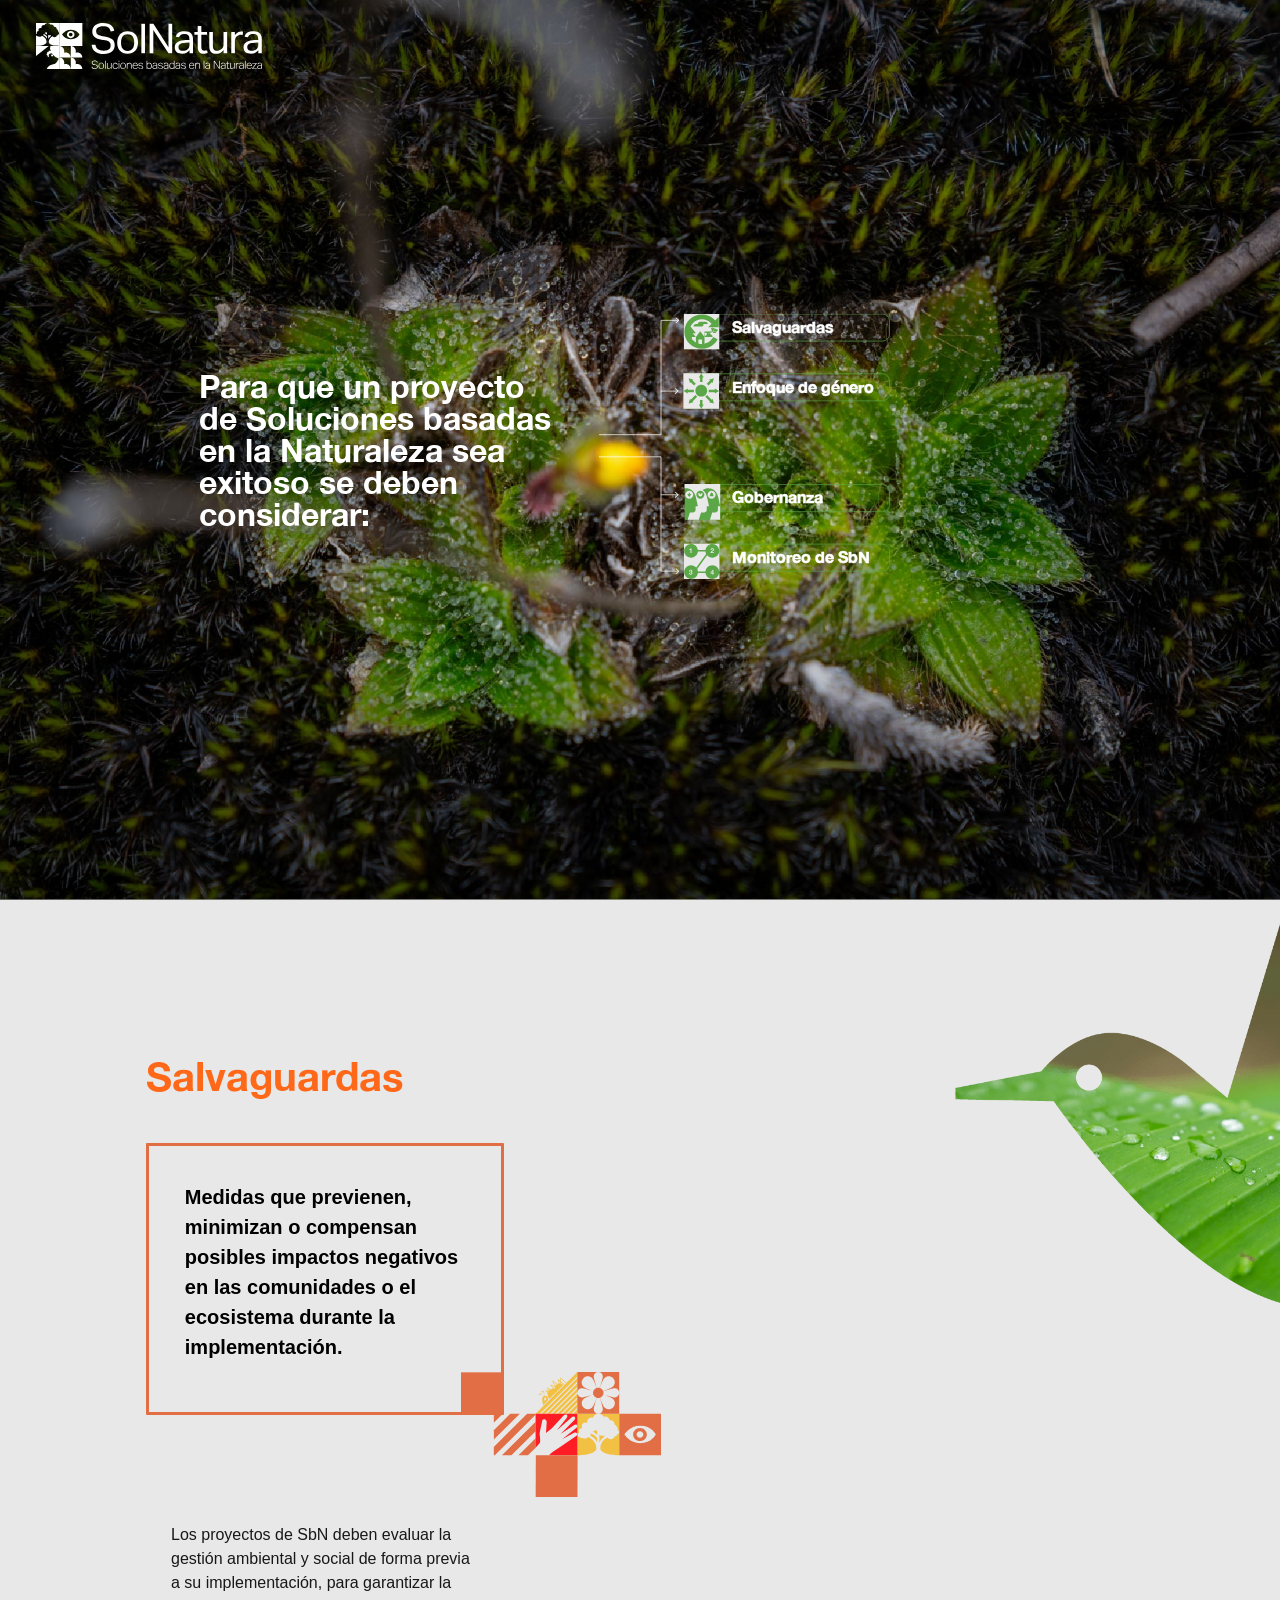
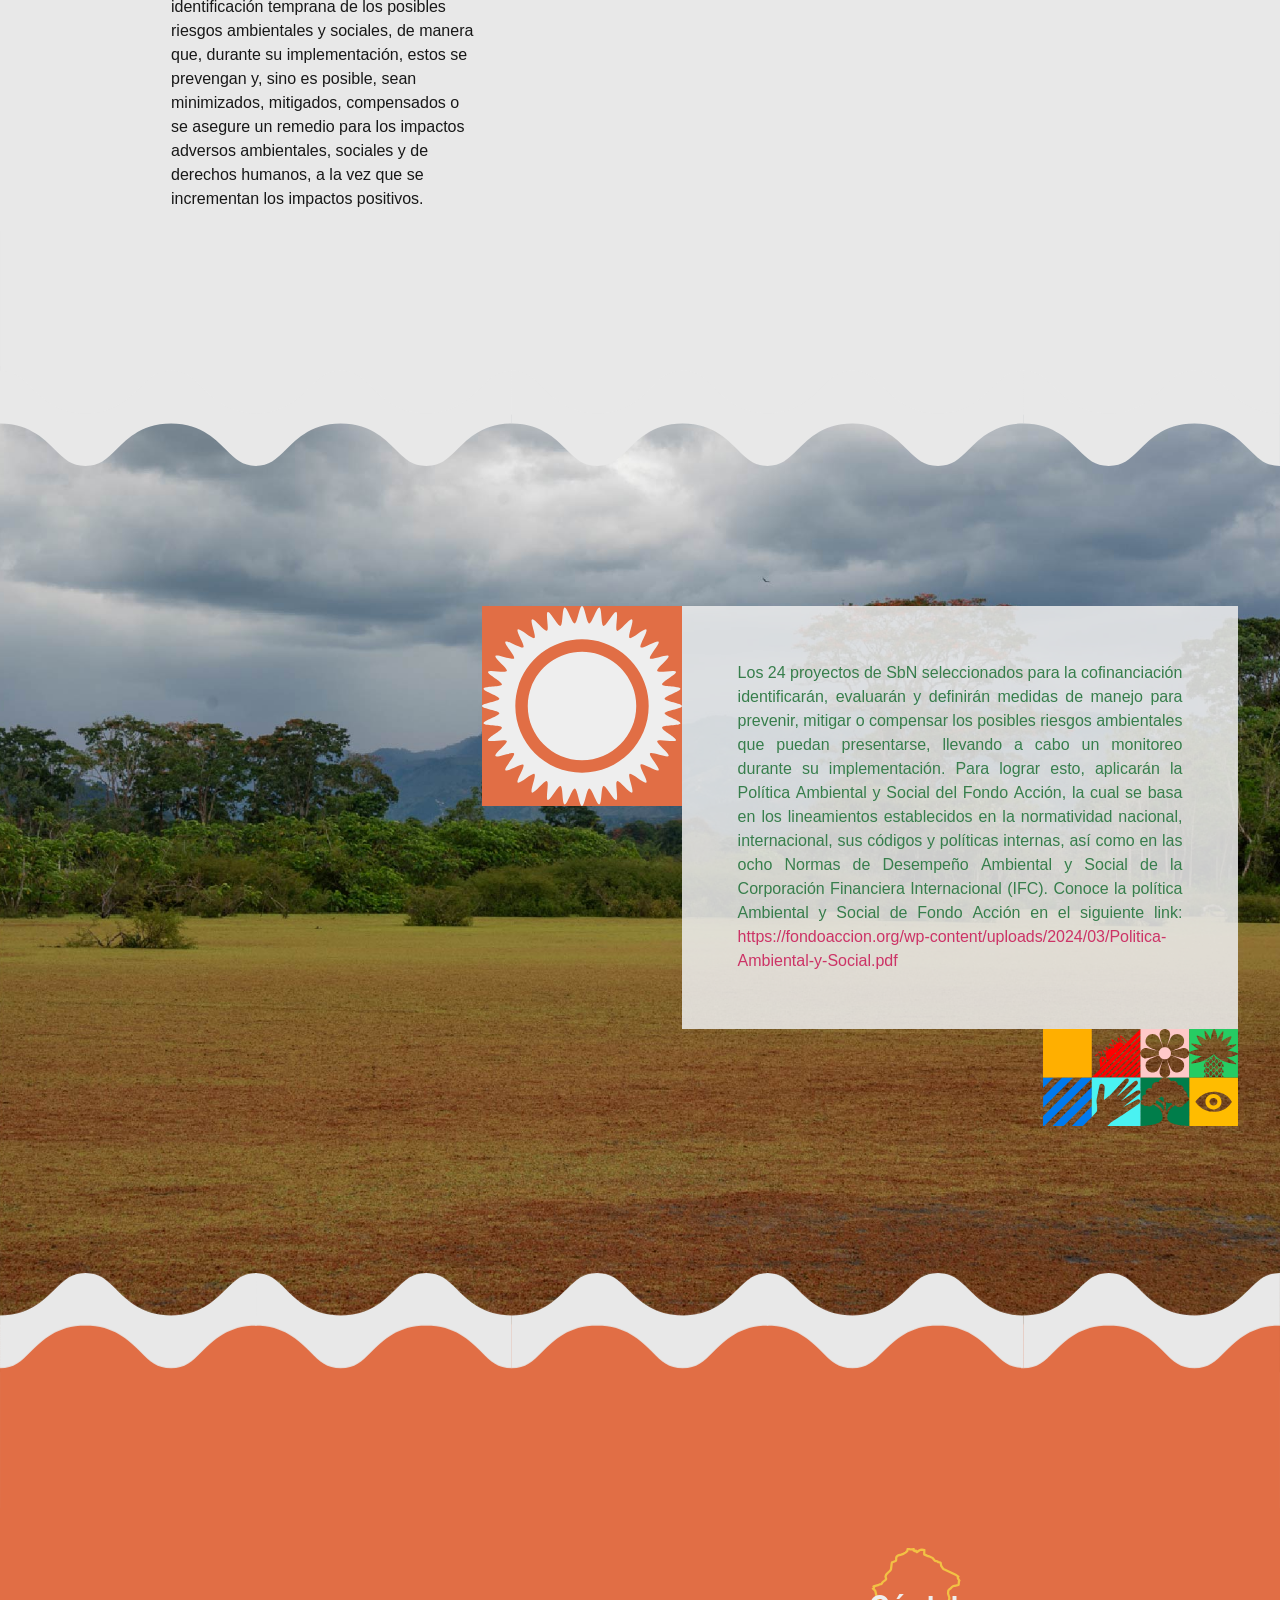
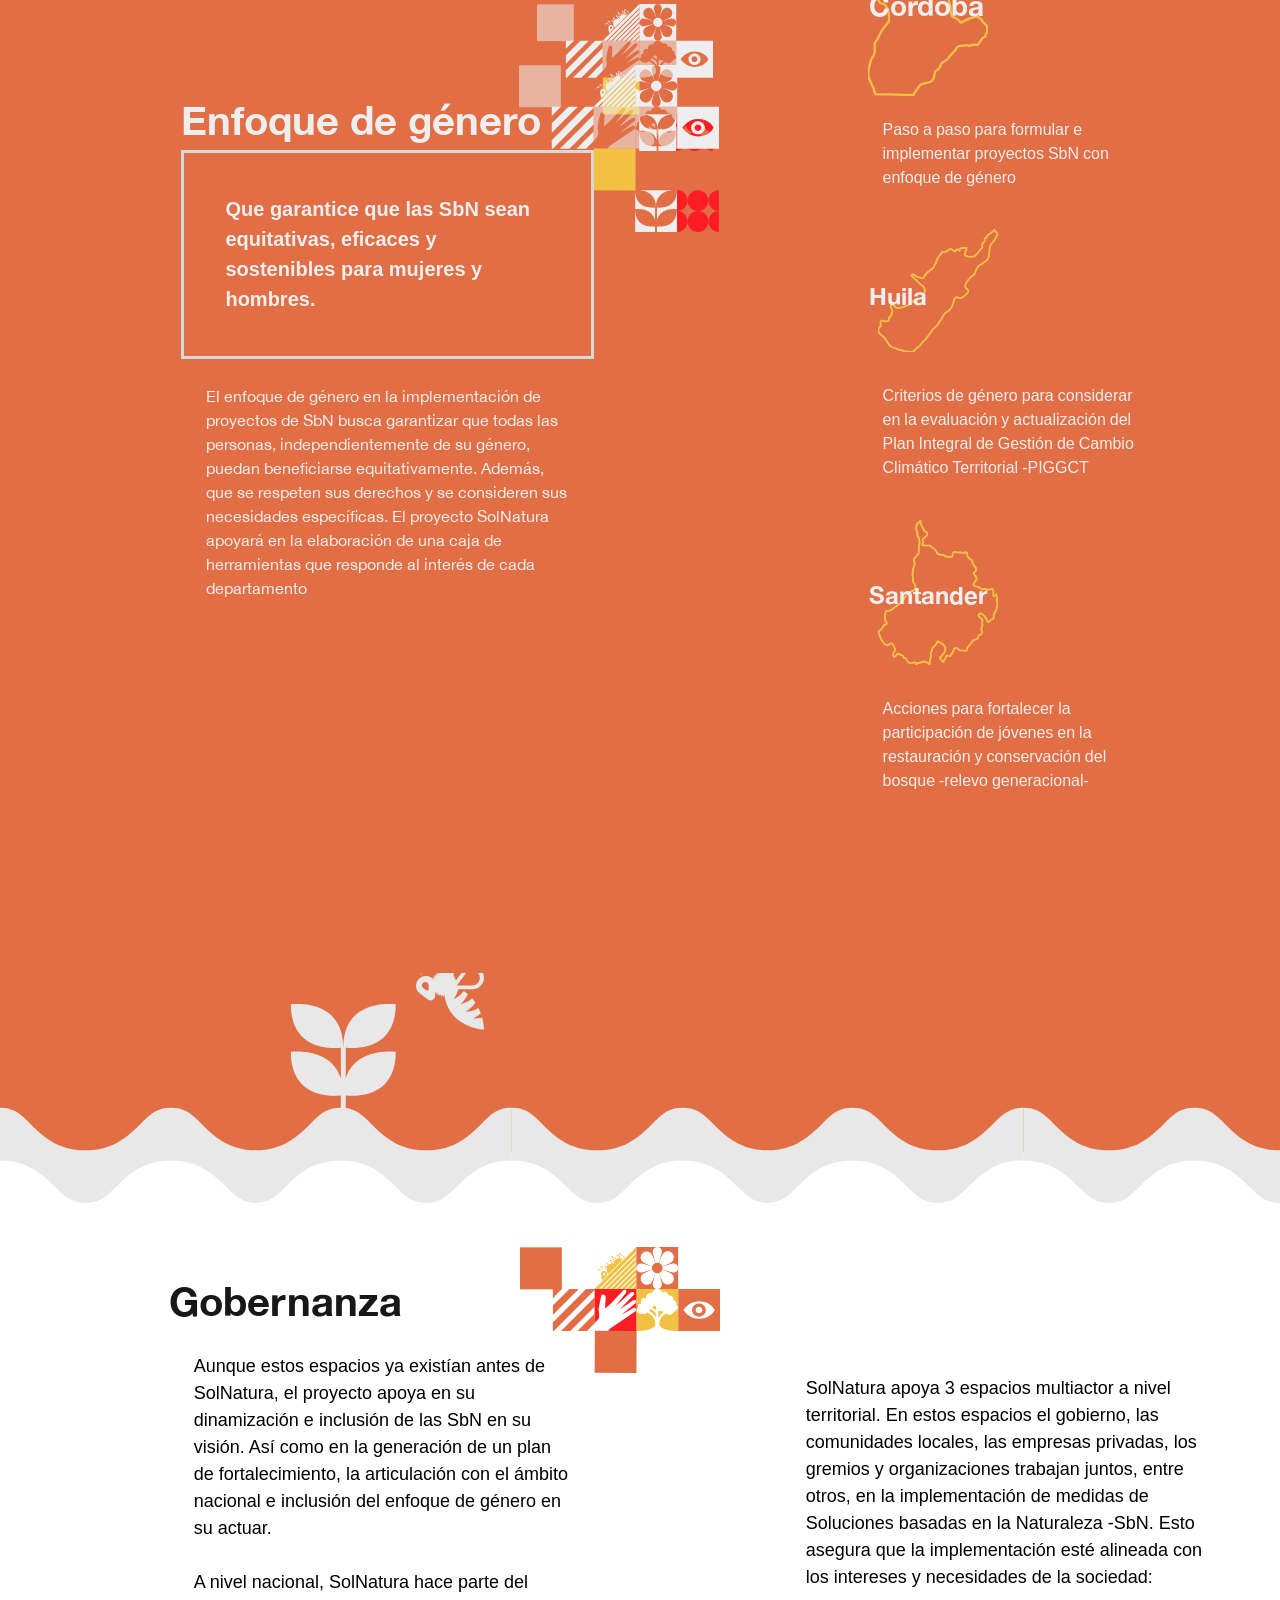
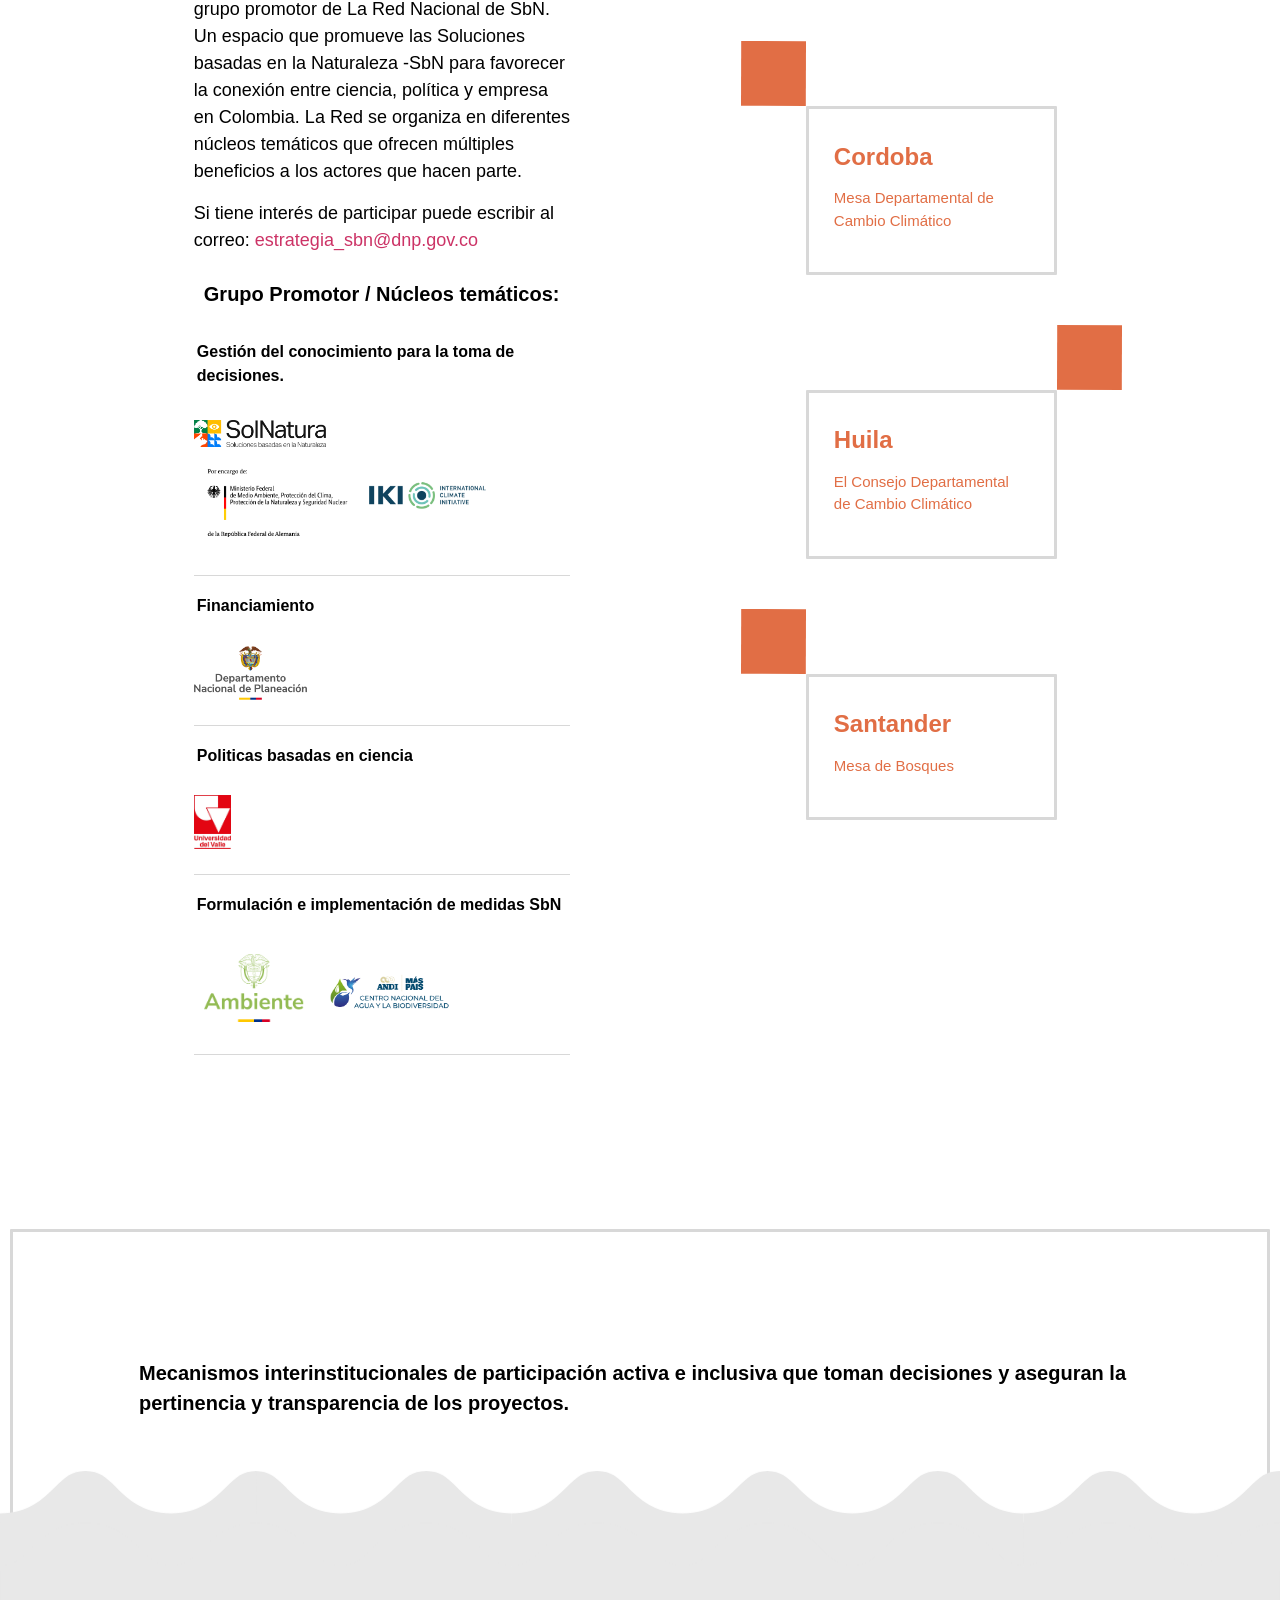
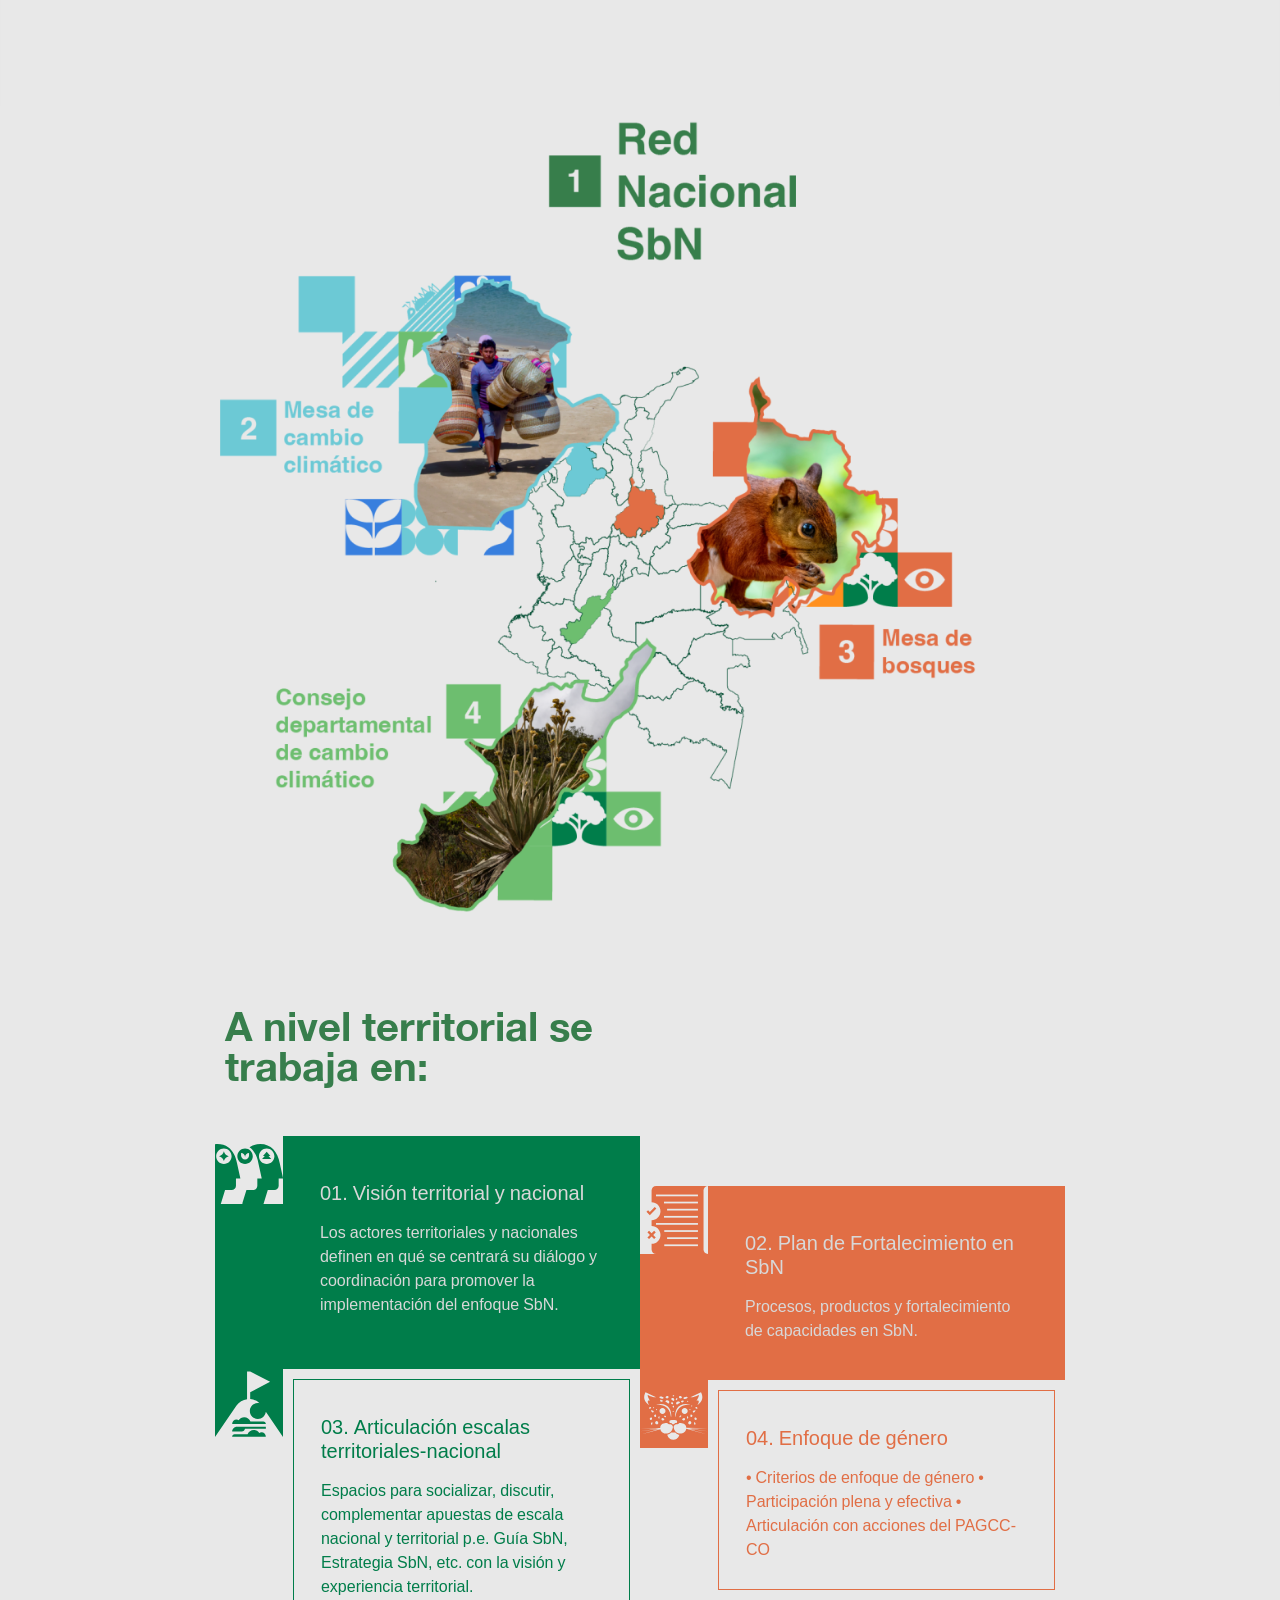
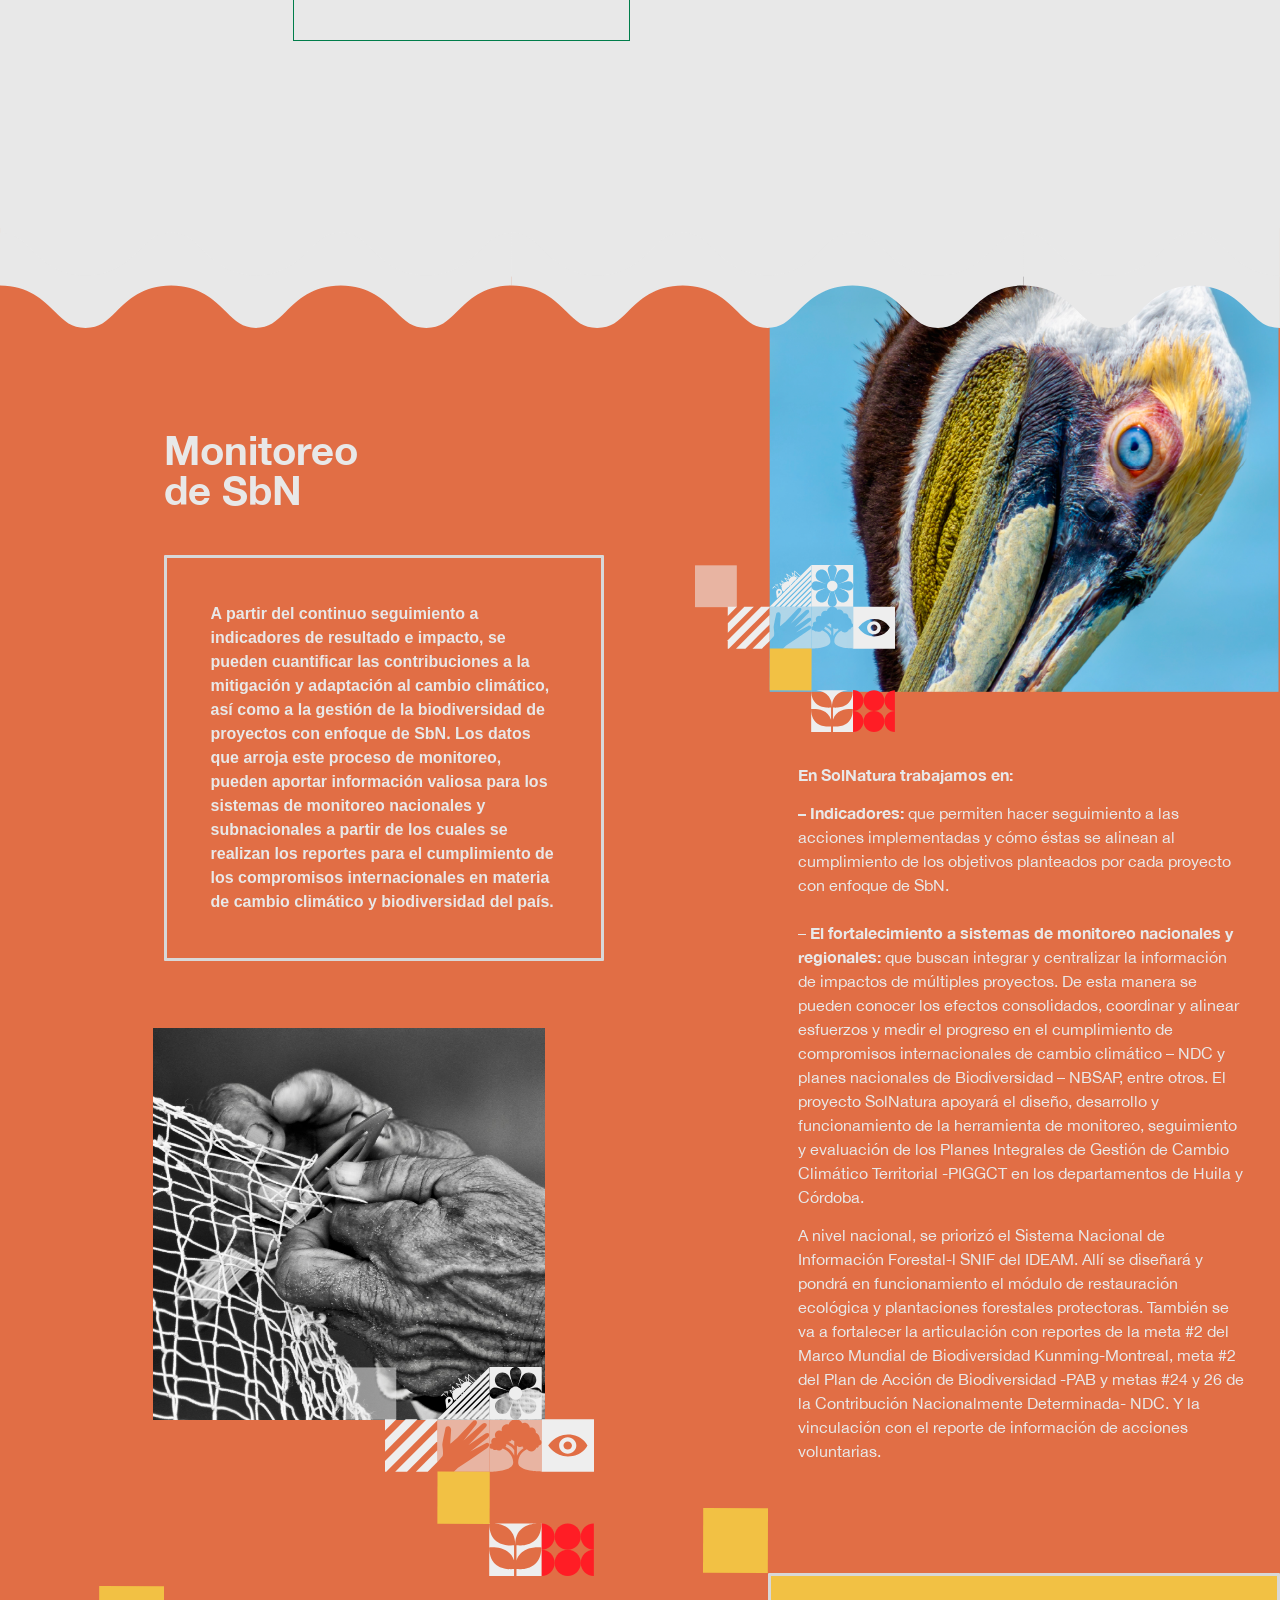
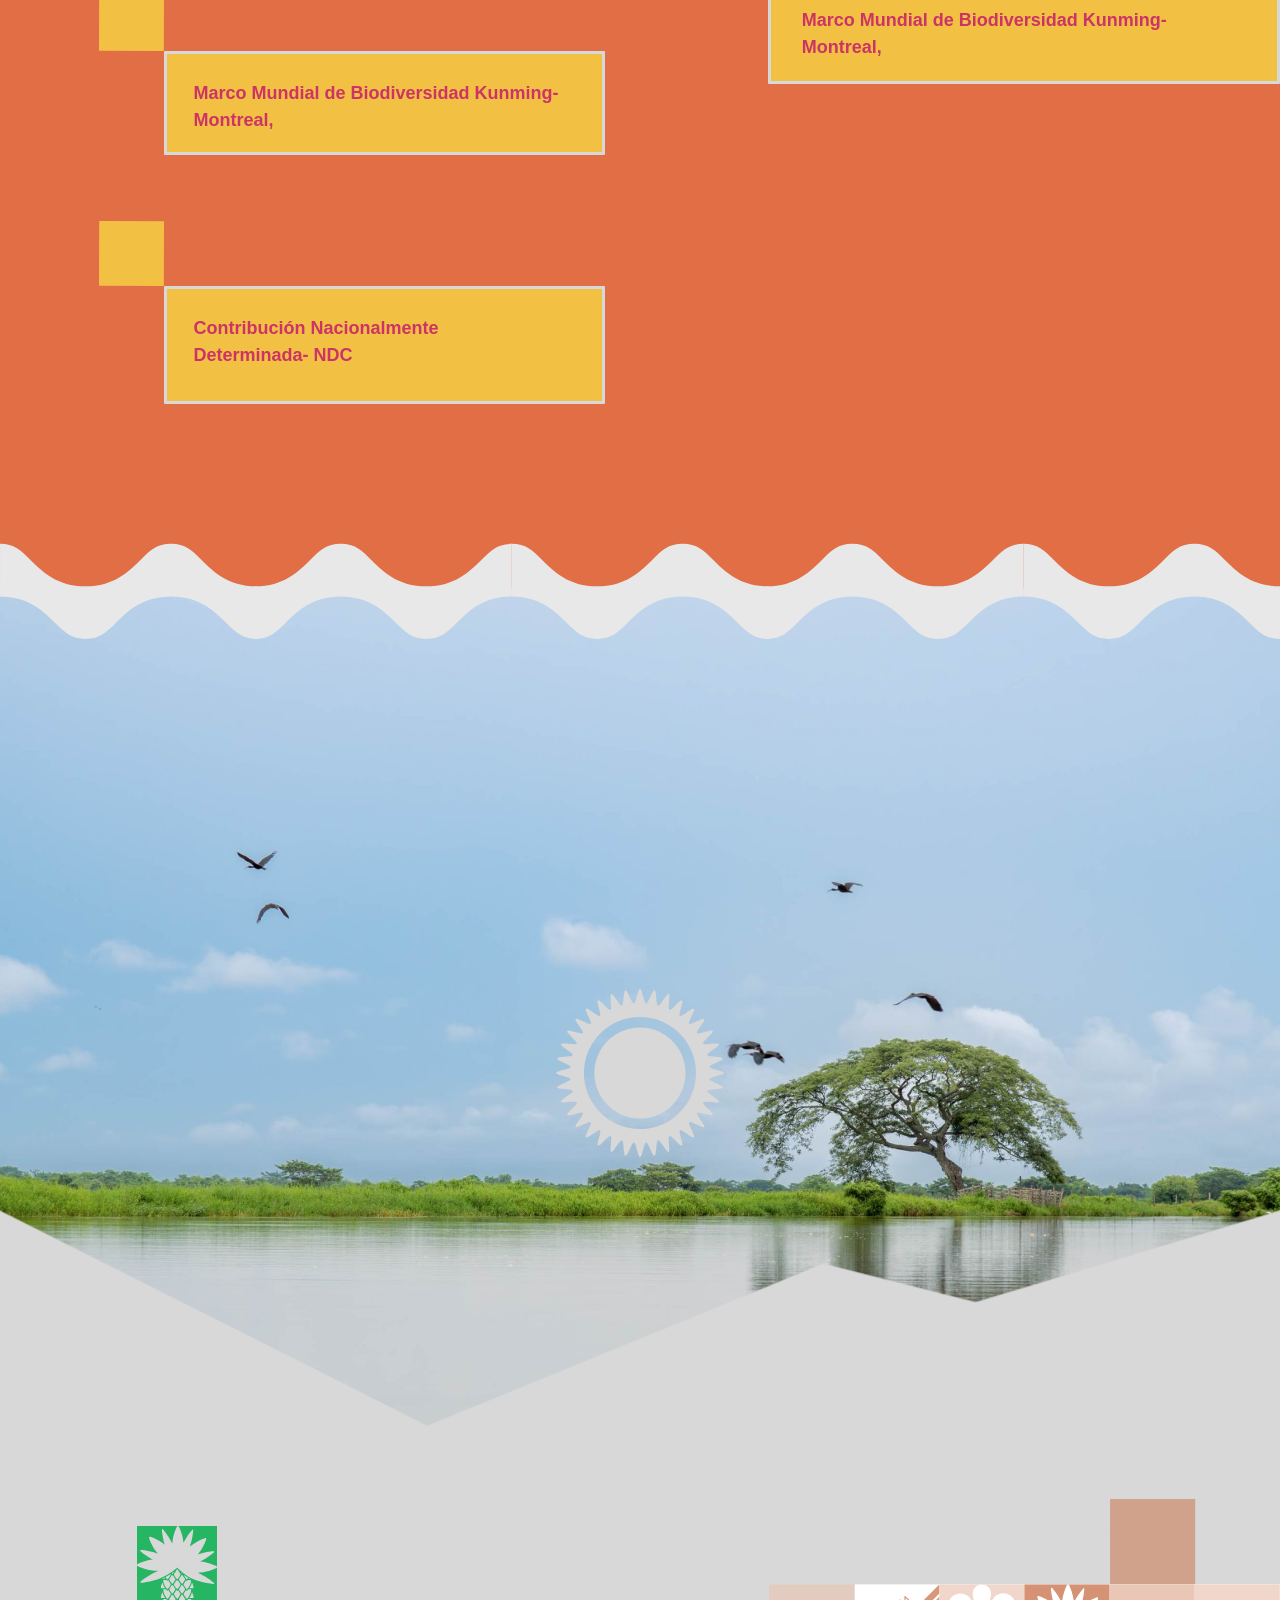
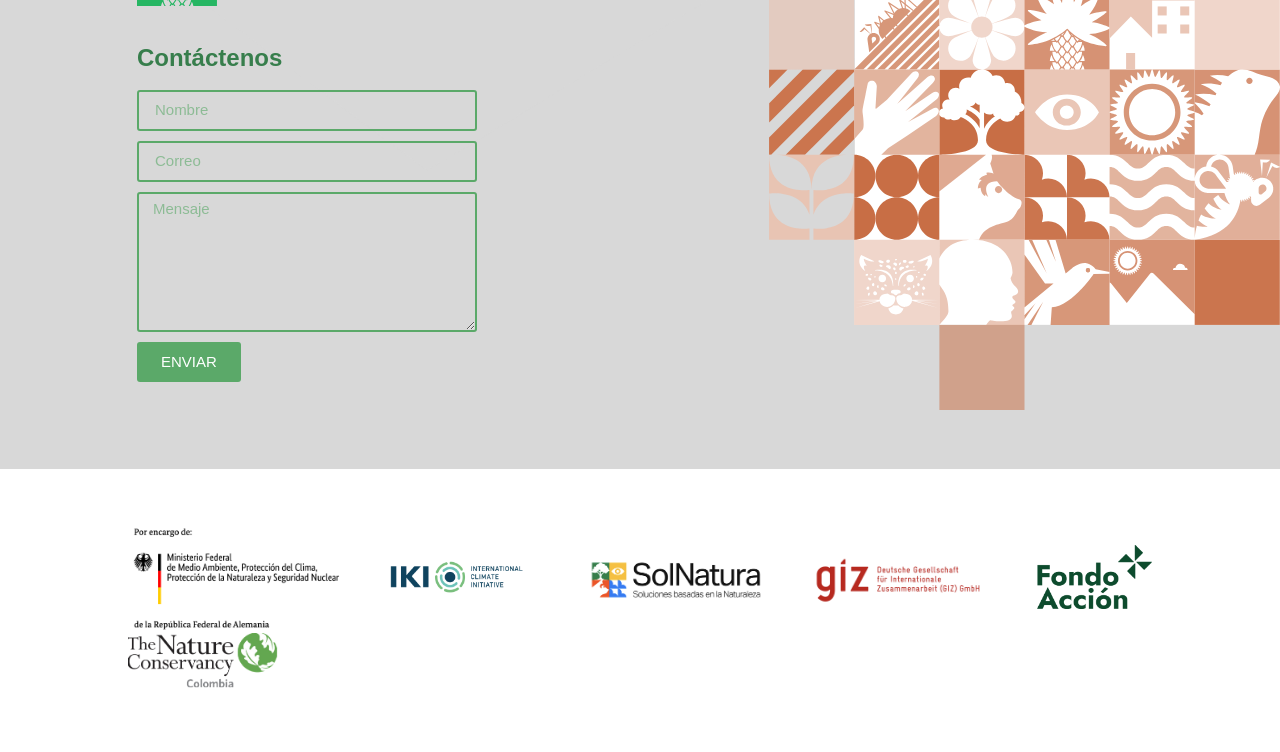
<file: clon-solnatura/elementos-claves-sbn/index.html>
<!doctype html>
<html lang="es">
<head>
	<meta charset="UTF-8">
	<meta name="viewport" content="width=device-width, initial-scale=1">
	<link rel="profile" href="https://gmpg.org/xfn/11">
	<meta name='robots' content='index, follow, max-image-preview:large, max-snippet:-1, max-video-preview:-1' />

	<!-- This site is optimized with the Yoast SEO plugin v27.9 - https://yoast.com/product/yoast-seo-wordpress/ -->
	<title>Elementos claves para la implementación de SbN - Sol Natura</title>
	<link rel="canonical" href="https://solnatura.co/elementos-claves-para-la-implementacion-de-sbn/" />
	<meta property="og:locale" content="es_ES" />
	<meta property="og:type" content="article" />
	<meta property="og:title" content="Elementos claves para la implementación de SbN - Sol Natura" />
	<meta property="og:description" content="Para que un proyecto de Soluciones basadas en la Naturaleza sea exitoso se deben considerar: Gobernanza Enfoque de género Salvaguardas Monitoreo de SbN Salvaguardas Medidas que previenen, minimizan o compensan posibles impactos negativos en las comunidades o el ecosistema durante la implementación. Los proyectos de SbN deben evaluar la gestión ambiental y social de forma [&hellip;]" />
	<meta property="og:url" content="https://solnatura.co/elementos-claves-para-la-implementacion-de-sbn/" />
	<meta property="og:site_name" content="Sol Natura" />
	<meta property="article:modified_time" content="2026-04-15T15:07:13+00:00" />
	<meta name="twitter:card" content="summary_large_image" />
	<meta name="twitter:label1" content="Tiempo de lectura" />
	<meta name="twitter:data1" content="14 minutos" />
	<script type="application/ld+json" class="yoast-schema-graph">{"@context":"https:\/\/schema.org","@graph":[{"@type":"WebPage","@id":"https:\/\/solnatura.co\/elementos-claves-para-la-implementacion-de-sbn\/","url":"https:\/\/solnatura.co\/elementos-claves-para-la-implementacion-de-sbn\/","name":"Elementos claves para la implementación de SbN - Sol Natura","isPartOf":{"@id":"https:\/\/solnatura.co\/#website"},"primaryImageOfPage":{"@id":"https:\/\/solnatura.co\/elementos-claves-para-la-implementacion-de-sbn\/#primaryimage"},"image":{"@id":"https:\/\/solnatura.co\/elementos-claves-para-la-implementacion-de-sbn\/#primaryimage"},"thumbnailUrl":"https:\/\/solnatura.co\/wp-content\/uploads\/2024\/09\/Logo.svg","datePublished":"2025-05-07T21:57:09+00:00","dateModified":"2026-04-15T15:07:13+00:00","breadcrumb":{"@id":"https:\/\/solnatura.co\/elementos-claves-para-la-implementacion-de-sbn\/#breadcrumb"},"inLanguage":"es","potentialAction":[{"@type":"ReadAction","target":["https:\/\/solnatura.co\/elementos-claves-para-la-implementacion-de-sbn\/"]}]},{"@type":"ImageObject","inLanguage":"es","@id":"https:\/\/solnatura.co\/elementos-claves-para-la-implementacion-de-sbn\/#primaryimage","url":"https:\/\/solnatura.co\/wp-content\/uploads\/2024\/09\/Logo.svg","contentUrl":"https:\/\/solnatura.co\/wp-content\/uploads\/2024\/09\/Logo.svg","width":564,"height":116},{"@type":"BreadcrumbList","@id":"https:\/\/solnatura.co\/elementos-claves-para-la-implementacion-de-sbn\/#breadcrumb","itemListElement":[{"@type":"ListItem","position":1,"name":"Inicio","item":"https:\/\/solnatura.co\/"},{"@type":"ListItem","position":2,"name":"Elementos claves para la implementación de SbN"}]},{"@type":"WebSite","@id":"https:\/\/solnatura.co\/#website","url":"https:\/\/solnatura.co\/","name":"Sol Natura","description":"","potentialAction":[{"@type":"SearchAction","target":{"@type":"EntryPoint","urlTemplate":"https:\/\/solnatura.co\/?s={search_term_string}"},"query-input":{"@type":"PropertyValueSpecification","valueRequired":true,"valueName":"search_term_string"}}],"inLanguage":"es"}]}</script>
	<!-- / Yoast SEO plugin. -->


<link rel='dns-prefetch' href='//www.googletagmanager.com' />
<link rel="alternate" type="application/rss+xml" title="Sol Natura &raquo; Feed" href="https://solnatura.co/feed/" />
<link rel="alternate" type="application/rss+xml" title="Sol Natura &raquo; Feed de los comentarios" href="https://solnatura.co/comments/feed/" />
<link rel="alternate" title="oEmbed (JSON)" type="application/json+oembed" href="https://solnatura.co/wp-json/oembed/1.0/embed?url=https%3A%2F%2Fsolnatura.co%2Felementos-claves-para-la-implementacion-de-sbn%2F" />
<link rel="alternate" title="oEmbed (XML)" type="text/xml+oembed" href="https://solnatura.co/wp-json/oembed/1.0/embed?url=https%3A%2F%2Fsolnatura.co%2Felementos-claves-para-la-implementacion-de-sbn%2F&#038;format=xml" />
<style id="wp-img-auto-sizes-contain-inline-css">
img:is([sizes=auto i],[sizes^="auto," i]){contain-intrinsic-size:3000px 1500px}
/*# sourceURL=wp-img-auto-sizes-contain-inline-css */
</style>
<style id="wp-emoji-styles-inline-css">

	img.wp-smiley, img.emoji {
		display: inline !important;
		border: none !important;
		box-shadow: none !important;
		height: 1em !important;
		width: 1em !important;
		margin: 0 0.07em !important;
		vertical-align: -0.1em !important;
		background: none !important;
		padding: 0 !important;
	}
/*# sourceURL=wp-emoji-styles-inline-css */
</style>
<style id="global-styles-inline-css">
:root{--wp--preset--aspect-ratio--square: 1;--wp--preset--aspect-ratio--4-3: 4/3;--wp--preset--aspect-ratio--3-4: 3/4;--wp--preset--aspect-ratio--3-2: 3/2;--wp--preset--aspect-ratio--2-3: 2/3;--wp--preset--aspect-ratio--16-9: 16/9;--wp--preset--aspect-ratio--9-16: 9/16;--wp--preset--color--black: #000000;--wp--preset--color--cyan-bluish-gray: #abb8c3;--wp--preset--color--white: #ffffff;--wp--preset--color--pale-pink: #f78da7;--wp--preset--color--vivid-red: #cf2e2e;--wp--preset--color--luminous-vivid-orange: #ff6900;--wp--preset--color--luminous-vivid-amber: #fcb900;--wp--preset--color--light-green-cyan: #7bdcb5;--wp--preset--color--vivid-green-cyan: #00d084;--wp--preset--color--pale-cyan-blue: #8ed1fc;--wp--preset--color--vivid-cyan-blue: #0693e3;--wp--preset--color--vivid-purple: #9b51e0;--wp--preset--gradient--vivid-cyan-blue-to-vivid-purple: linear-gradient(135deg,rgb(6,147,227) 0%,rgb(155,81,224) 100%);--wp--preset--gradient--light-green-cyan-to-vivid-green-cyan: linear-gradient(135deg,rgb(122,220,180) 0%,rgb(0,208,130) 100%);--wp--preset--gradient--luminous-vivid-amber-to-luminous-vivid-orange: linear-gradient(135deg,rgb(252,185,0) 0%,rgb(255,105,0) 100%);--wp--preset--gradient--luminous-vivid-orange-to-vivid-red: linear-gradient(135deg,rgb(255,105,0) 0%,rgb(207,46,46) 100%);--wp--preset--gradient--very-light-gray-to-cyan-bluish-gray: linear-gradient(135deg,rgb(238,238,238) 0%,rgb(169,184,195) 100%);--wp--preset--gradient--cool-to-warm-spectrum: linear-gradient(135deg,rgb(74,234,220) 0%,rgb(151,120,209) 20%,rgb(207,42,186) 40%,rgb(238,44,130) 60%,rgb(251,105,98) 80%,rgb(254,248,76) 100%);--wp--preset--gradient--blush-light-purple: linear-gradient(135deg,rgb(255,206,236) 0%,rgb(152,150,240) 100%);--wp--preset--gradient--blush-bordeaux: linear-gradient(135deg,rgb(254,205,165) 0%,rgb(254,45,45) 50%,rgb(107,0,62) 100%);--wp--preset--gradient--luminous-dusk: linear-gradient(135deg,rgb(255,203,112) 0%,rgb(199,81,192) 50%,rgb(65,88,208) 100%);--wp--preset--gradient--pale-ocean: linear-gradient(135deg,rgb(255,245,203) 0%,rgb(182,227,212) 50%,rgb(51,167,181) 100%);--wp--preset--gradient--electric-grass: linear-gradient(135deg,rgb(202,248,128) 0%,rgb(113,206,126) 100%);--wp--preset--gradient--midnight: linear-gradient(135deg,rgb(2,3,129) 0%,rgb(40,116,252) 100%);--wp--preset--font-size--small: 13px;--wp--preset--font-size--medium: 20px;--wp--preset--font-size--large: 36px;--wp--preset--font-size--x-large: 42px;--wp--preset--spacing--20: 0.44rem;--wp--preset--spacing--30: 0.67rem;--wp--preset--spacing--40: 1rem;--wp--preset--spacing--50: 1.5rem;--wp--preset--spacing--60: 2.25rem;--wp--preset--spacing--70: 3.38rem;--wp--preset--spacing--80: 5.06rem;--wp--preset--shadow--natural: 6px 6px 9px rgba(0, 0, 0, 0.2);--wp--preset--shadow--deep: 12px 12px 50px rgba(0, 0, 0, 0.4);--wp--preset--shadow--sharp: 6px 6px 0px rgba(0, 0, 0, 0.2);--wp--preset--shadow--outlined: 6px 6px 0px -3px rgb(255, 255, 255), 6px 6px rgb(0, 0, 0);--wp--preset--shadow--crisp: 6px 6px 0px rgb(0, 0, 0);}:root { --wp--style--global--content-size: 800px;--wp--style--global--wide-size: 1200px; }:where(body) { margin: 0; }.wp-site-blocks > .alignleft { float: left; margin-right: 2em; }.wp-site-blocks > .alignright { float: right; margin-left: 2em; }.wp-site-blocks > .aligncenter { justify-content: center; margin-left: auto; margin-right: auto; }:where(.wp-site-blocks) > * { margin-block-start: 24px; margin-block-end: 0; }:where(.wp-site-blocks) > :first-child { margin-block-start: 0; }:where(.wp-site-blocks) > :last-child { margin-block-end: 0; }:root { --wp--style--block-gap: 24px; }:root :where(.is-layout-flow) > :first-child{margin-block-start: 0;}:root :where(.is-layout-flow) > :last-child{margin-block-end: 0;}:root :where(.is-layout-flow) > *{margin-block-start: 24px;margin-block-end: 0;}:root :where(.is-layout-constrained) > :first-child{margin-block-start: 0;}:root :where(.is-layout-constrained) > :last-child{margin-block-end: 0;}:root :where(.is-layout-constrained) > *{margin-block-start: 24px;margin-block-end: 0;}:root :where(.is-layout-flex){gap: 24px;}:root :where(.is-layout-grid){gap: 24px;}.is-layout-flow > .alignleft{float: left;margin-inline-start: 0;margin-inline-end: 2em;}.is-layout-flow > .alignright{float: right;margin-inline-start: 2em;margin-inline-end: 0;}.is-layout-flow > .aligncenter{margin-left: auto !important;margin-right: auto !important;}.is-layout-constrained > .alignleft{float: left;margin-inline-start: 0;margin-inline-end: 2em;}.is-layout-constrained > .alignright{float: right;margin-inline-start: 2em;margin-inline-end: 0;}.is-layout-constrained > .aligncenter{margin-left: auto !important;margin-right: auto !important;}.is-layout-constrained > :where(:not(.alignleft):not(.alignright):not(.alignfull)){max-width: var(--wp--style--global--content-size);margin-left: auto !important;margin-right: auto !important;}.is-layout-constrained > .alignwide{max-width: var(--wp--style--global--wide-size);}body .is-layout-flex{display: flex;}.is-layout-flex{flex-wrap: wrap;align-items: center;}.is-layout-flex > :is(*, div){margin: 0;}body .is-layout-grid{display: grid;}.is-layout-grid > :is(*, div){margin: 0;}body{padding-top: 0px;padding-right: 0px;padding-bottom: 0px;padding-left: 0px;}:root :where(.wp-element-button, .wp-block-button__link){background-color: #32373c;border-width: 0;color: #fff;font-family: inherit;font-size: inherit;font-style: inherit;font-weight: inherit;letter-spacing: inherit;line-height: inherit;padding-top: calc(0.667em + 2px);padding-right: calc(1.333em + 2px);padding-bottom: calc(0.667em + 2px);padding-left: calc(1.333em + 2px);text-decoration: none;text-transform: inherit;}.has-black-color{color: var(--wp--preset--color--black) !important;}.has-cyan-bluish-gray-color{color: var(--wp--preset--color--cyan-bluish-gray) !important;}.has-white-color{color: var(--wp--preset--color--white) !important;}.has-pale-pink-color{color: var(--wp--preset--color--pale-pink) !important;}.has-vivid-red-color{color: var(--wp--preset--color--vivid-red) !important;}.has-luminous-vivid-orange-color{color: var(--wp--preset--color--luminous-vivid-orange) !important;}.has-luminous-vivid-amber-color{color: var(--wp--preset--color--luminous-vivid-amber) !important;}.has-light-green-cyan-color{color: var(--wp--preset--color--light-green-cyan) !important;}.has-vivid-green-cyan-color{color: var(--wp--preset--color--vivid-green-cyan) !important;}.has-pale-cyan-blue-color{color: var(--wp--preset--color--pale-cyan-blue) !important;}.has-vivid-cyan-blue-color{color: var(--wp--preset--color--vivid-cyan-blue) !important;}.has-vivid-purple-color{color: var(--wp--preset--color--vivid-purple) !important;}.has-black-background-color{background-color: var(--wp--preset--color--black) !important;}.has-cyan-bluish-gray-background-color{background-color: var(--wp--preset--color--cyan-bluish-gray) !important;}.has-white-background-color{background-color: var(--wp--preset--color--white) !important;}.has-pale-pink-background-color{background-color: var(--wp--preset--color--pale-pink) !important;}.has-vivid-red-background-color{background-color: var(--wp--preset--color--vivid-red) !important;}.has-luminous-vivid-orange-background-color{background-color: var(--wp--preset--color--luminous-vivid-orange) !important;}.has-luminous-vivid-amber-background-color{background-color: var(--wp--preset--color--luminous-vivid-amber) !important;}.has-light-green-cyan-background-color{background-color: var(--wp--preset--color--light-green-cyan) !important;}.has-vivid-green-cyan-background-color{background-color: var(--wp--preset--color--vivid-green-cyan) !important;}.has-pale-cyan-blue-background-color{background-color: var(--wp--preset--color--pale-cyan-blue) !important;}.has-vivid-cyan-blue-background-color{background-color: var(--wp--preset--color--vivid-cyan-blue) !important;}.has-vivid-purple-background-color{background-color: var(--wp--preset--color--vivid-purple) !important;}.has-black-border-color{border-color: var(--wp--preset--color--black) !important;}.has-cyan-bluish-gray-border-color{border-color: var(--wp--preset--color--cyan-bluish-gray) !important;}.has-white-border-color{border-color: var(--wp--preset--color--white) !important;}.has-pale-pink-border-color{border-color: var(--wp--preset--color--pale-pink) !important;}.has-vivid-red-border-color{border-color: var(--wp--preset--color--vivid-red) !important;}.has-luminous-vivid-orange-border-color{border-color: var(--wp--preset--color--luminous-vivid-orange) !important;}.has-luminous-vivid-amber-border-color{border-color: var(--wp--preset--color--luminous-vivid-amber) !important;}.has-light-green-cyan-border-color{border-color: var(--wp--preset--color--light-green-cyan) !important;}.has-vivid-green-cyan-border-color{border-color: var(--wp--preset--color--vivid-green-cyan) !important;}.has-pale-cyan-blue-border-color{border-color: var(--wp--preset--color--pale-cyan-blue) !important;}.has-vivid-cyan-blue-border-color{border-color: var(--wp--preset--color--vivid-cyan-blue) !important;}.has-vivid-purple-border-color{border-color: var(--wp--preset--color--vivid-purple) !important;}.has-vivid-cyan-blue-to-vivid-purple-gradient-background{background: var(--wp--preset--gradient--vivid-cyan-blue-to-vivid-purple) !important;}.has-light-green-cyan-to-vivid-green-cyan-gradient-background{background: var(--wp--preset--gradient--light-green-cyan-to-vivid-green-cyan) !important;}.has-luminous-vivid-amber-to-luminous-vivid-orange-gradient-background{background: var(--wp--preset--gradient--luminous-vivid-amber-to-luminous-vivid-orange) !important;}.has-luminous-vivid-orange-to-vivid-red-gradient-background{background: var(--wp--preset--gradient--luminous-vivid-orange-to-vivid-red) !important;}.has-very-light-gray-to-cyan-bluish-gray-gradient-background{background: var(--wp--preset--gradient--very-light-gray-to-cyan-bluish-gray) !important;}.has-cool-to-warm-spectrum-gradient-background{background: var(--wp--preset--gradient--cool-to-warm-spectrum) !important;}.has-blush-light-purple-gradient-background{background: var(--wp--preset--gradient--blush-light-purple) !important;}.has-blush-bordeaux-gradient-background{background: var(--wp--preset--gradient--blush-bordeaux) !important;}.has-luminous-dusk-gradient-background{background: var(--wp--preset--gradient--luminous-dusk) !important;}.has-pale-ocean-gradient-background{background: var(--wp--preset--gradient--pale-ocean) !important;}.has-electric-grass-gradient-background{background: var(--wp--preset--gradient--electric-grass) !important;}.has-midnight-gradient-background{background: var(--wp--preset--gradient--midnight) !important;}.has-small-font-size{font-size: var(--wp--preset--font-size--small) !important;}.has-medium-font-size{font-size: var(--wp--preset--font-size--medium) !important;}.has-large-font-size{font-size: var(--wp--preset--font-size--large) !important;}.has-x-large-font-size{font-size: var(--wp--preset--font-size--x-large) !important;}
:root :where(.wp-block-icon svg){width: 24px;}
:root :where(.wp-block-pullquote){font-size: 1.5em;line-height: 1.6;}
/*# sourceURL=global-styles-inline-css */
</style>
<link rel='stylesheet' id='hello-elementor-css' href='assets/solnatura_co_wp_content_themes_hello_elementor_assets_css_reset_css.css' media='all' />
<link rel='stylesheet' id='hello-elementor-theme-style-css' href='assets/solnatura_co_wp_content_themes_hello_elementor_assets_css_theme_css.css' media='all' />
<link rel='stylesheet' id='hello-elementor-header-footer-css' href='assets/solnatura_co_wp_content_themes_hello_elementor_assets_css_header_footer_css.css' media='all' />
<link rel='stylesheet' id='elementor-frontend-css' href='assets/solnatura_co_wp_content_plugins_elementor_assets_css_frontend_min_css.css' media='all' />
<link rel='stylesheet' id='elementor-post-6-css' href='assets/solnatura_co_wp_content_uploads_elementor_css_post_6_css.css' media='all' />
<link rel='stylesheet' id='widget-image-css' href='assets/solnatura_co_wp_content_plugins_elementor_assets_css_widget_image_min_css.css' media='all' />
<link rel='stylesheet' id='widget-heading-css' href='assets/solnatura_co_wp_content_plugins_elementor_assets_css_widget_heading_min_css.css' media='all' />
<link rel='stylesheet' id='widget-form-css' href='assets/solnatura_co_wp_content_plugins_elementor_pro_assets_css_widget_form_min_css.css' media='all' />
<link rel='stylesheet' id='e-motion-fx-css' href='assets/solnatura_co_wp_content_plugins_elementor_pro_assets_css_modules_motion_fx_min_c.css' media='all' />
<link rel='stylesheet' id='e-shapes-css' href='assets/solnatura_co_wp_content_plugins_elementor_assets_css_conditionals_shapes_min_css.css' media='all' />
<link rel='stylesheet' id='e-animation-grow-css' href='assets/solnatura_co_wp_content_plugins_elementor_assets_lib_animations_styles_e_animati.css' media='all' />
<link rel='stylesheet' id='e-animation-fadeIn-css' href='assets/solnatura_co_wp_content_plugins_elementor_assets_lib_animations_styles_fadeIn_mi.css' media='all' />
<link rel='stylesheet' id='widget-divider-css' href='assets/solnatura_co_wp_content_plugins_elementor_assets_css_widget_divider_min_css.css' media='all' />
<link rel='stylesheet' id='elementor-post-2918-css' href='assets/solnatura_co_wp_content_uploads_elementor_css_post_2918_css.css' media='all' />
<link rel='stylesheet' id='elementor-post-197-css' href='assets/solnatura_co_wp_content_uploads_elementor_css_post_197_css.css' media='all' />
<link rel='stylesheet' id='elementor-post-339-css' href='assets/solnatura_co_wp_content_uploads_elementor_css_post_339_css.css' media='all' />
<style id="elementor-pro-custom-fonts-inline-css">
@font-face {
	font-family: 'Helvetica Neue';
	font-style: normal;
	font-weight: bold;
	font-display: auto;
	src: url('assets/solnatura_co_wp_content_uploads_2024_09_HelveticaNeue_Bold_02_ttf.ttf') format('truetype');
}
@font-face {
	font-family: 'Helvetica Neue';
	font-style: normal;
	font-weight: 100;
	font-display: auto;
	src: url('assets/solnatura_co_wp_content_uploads_2024_09_HelveticaNeue_Light_08_ttf.ttf') format('truetype');
}
@font-face {
	font-family: 'Helvetica Neue';
	font-style: normal;
	font-weight: normal;
	font-display: auto;
	src: url('assets/solnatura_co_wp_content_uploads_2024_09_HelveticaNeue_01_ttf.ttf') format('truetype');
}

/*# sourceURL=elementor-pro-custom-fonts-inline-css */
</style>
<link rel='stylesheet' id='elementor-gf-local-roboto-css' href='assets/solnatura_co_wp_content_uploads_elementor_google_fonts_css_roboto_css.css' media='all' />
<link rel='stylesheet' id='elementor-gf-local-robotoslab-css' href='assets/solnatura_co_wp_content_uploads_elementor_google_fonts_css_robotoslab_css.css' media='all' />
<script id="jquery-core-js" src="assets/solnatura_co_wp_includes_js_jquery_jquery_min_js.js"></script>
<script id="jquery-migrate-js" src="assets/solnatura_co_wp_includes_js_jquery_jquery_migrate_min_js.js"></script>

<!-- Fragmento de código de la etiqueta de Google (gtag.js) añadida por Site Kit -->
<!-- Fragmento de código de Google Analytics añadido por Site Kit -->
<script id="google_gtagjs-js" src="https://www.googletagmanager.com/gtag/js?id=GT-TB64S3MV" async></script>
<script id="google_gtagjs-js-after">
window.dataLayer = window.dataLayer || [];function gtag(){dataLayer.push(arguments);}
gtag("set","linker",{"domains":["solnatura.co"]});
gtag("js", new Date());
gtag("set", "developer_id.dZTNiMT", true);
gtag("config", "GT-TB64S3MV");
 window._googlesitekit = window._googlesitekit || {}; window._googlesitekit.throttledEvents = []; window._googlesitekit.gtagEvent = (name, data) => { var key = JSON.stringify( { name, data } ); if ( !! window._googlesitekit.throttledEvents[ key ] ) { return; } window._googlesitekit.throttledEvents[ key ] = true; setTimeout( () => { delete window._googlesitekit.throttledEvents[ key ]; }, 5 ); gtag( "event", name, { ...data, event_source: "site-kit" } ); }; 
//# sourceURL=google_gtagjs-js-after
</script>
<link rel="https://api.w.org/" href="https://solnatura.co/wp-json/" /><link rel="alternate" title="JSON" type="application/json" href="https://solnatura.co/wp-json/wp/v2/pages/2918" /><link rel="EditURI" type="application/rsd+xml" title="RSD" href="https://solnatura.co/xmlrpc.php?rsd" />
<meta name="generator" content="WordPress 7.0" />
<link rel='shortlink' href='https://solnatura.co/?p=2918' />
<meta name="generator" content="Site Kit by Google 1.182.0" /><meta name="generator" content="Elementor 4.1.4; features: e_font_icon_svg, additional_custom_breakpoints; settings: css_print_method-external, google_font-enabled, font_display-swap">
<meta name="google-site-verification" content="1HXD1RAZig80--9MsZOC6NYVbHzjzEEzB_sFXK8OTuk" />
			<style>
				.e-con.e-parent:nth-of-type(n+4):not(.e-lazyloaded):not(.e-no-lazyload),
				.e-con.e-parent:nth-of-type(n+4):not(.e-lazyloaded):not(.e-no-lazyload) * {
					background-image: none !important;
				}
				@media screen and (max-height: 1024px) {
					.e-con.e-parent:nth-of-type(n+3):not(.e-lazyloaded):not(.e-no-lazyload),
					.e-con.e-parent:nth-of-type(n+3):not(.e-lazyloaded):not(.e-no-lazyload) * {
						background-image: none !important;
					}
				}
				@media screen and (max-height: 640px) {
					.e-con.e-parent:nth-of-type(n+2):not(.e-lazyloaded):not(.e-no-lazyload),
					.e-con.e-parent:nth-of-type(n+2):not(.e-lazyloaded):not(.e-no-lazyload) * {
						background-image: none !important;
					}
				}
			</style>
			<link rel="icon" href="assets/solnatura_co_wp_content_uploads_2024_10_cropped_Asset_1_8_32x32_png.png" sizes="32x32" />
<link rel="icon" href="assets/solnatura_co_wp_content_uploads_2024_10_cropped_Asset_1_8_192x192_png.png" sizes="192x192" />
<link rel="apple-touch-icon" href="assets/solnatura_co_wp_content_uploads_2024_10_cropped_Asset_1_8_180x180_png.png" />
<meta name="msapplication-TileImage" content="assets/solnatura_co_wp_content_uploads_2024_10_cropped_Asset_1_8_270x270_png.png" />
</head>
<body class="wp-singular page-template-default page page-id-2918 wp-embed-responsive wp-theme-hello-elementor hello-elementor-default elementor-default elementor-kit-6 elementor-page elementor-page-2918">


<a class="skip-link screen-reader-text" href="#content">Ir al contenido</a>


<main id="content" class="site-main post-2918 page type-page status-publish hentry">

	
	<div class="page-content">
				<div data-elementor-type="wp-page" data-elementor-id="2918" class="elementor elementor-2918" data-elementor-post-type="page">
						<section class="elementor-section elementor-top-section elementor-element elementor-element-3c4267ae elementor-section-full_width elementor-section-stretched elementor-section-height-default elementor-section-height-default" data-id="3c4267ae" data-element_type="section" data-e-type="section" data-settings="{&quot;stretch_section&quot;:&quot;section-stretched&quot;}">
						<div class="elementor-container elementor-column-gap-default">
					<div class="elementor-column elementor-col-50 elementor-top-column elementor-element elementor-element-7fc87ddb" data-id="7fc87ddb" data-element_type="column" data-e-type="column">
			<div class="elementor-widget-wrap elementor-element-populated">
						<div class="elementor-element elementor-element-370d884 elementor-widget elementor-widget-image" data-id="370d884" data-element_type="widget" data-e-type="widget" data-widget_type="image.default">
				<div class="elementor-widget-container">
																<a href="/">
							<img fetchpriority="high" decoding="async" width="564" height="116" src="assets/solnatura_co_wp_content_uploads_2024_09_Logo_svg.svg" class="attachment-large size-large wp-image-81" alt="" />								</a>
															</div>
				</div>
					</div>
		</div>
				<div class="elementor-column elementor-col-50 elementor-top-column elementor-element elementor-element-d62ff0d" data-id="d62ff0d" data-element_type="column" data-e-type="column">
			<div class="elementor-widget-wrap">
							</div>
		</div>
					</div>
		</section>
				<section class="elementor-section elementor-top-section elementor-element elementor-element-7a4f3f42 elementor-section-full_width elementor-section-height-min-height elementor-section-stretched elementor-section-items-bottom elementor-section-height-default" data-id="7a4f3f42" data-element_type="section" data-e-type="section" id="Top" data-settings="{&quot;stretch_section&quot;:&quot;section-stretched&quot;,&quot;background_background&quot;:&quot;classic&quot;}">
							<div class="elementor-background-overlay"></div>
							<div class="elementor-container elementor-column-gap-default">
					<div class="elementor-column elementor-col-100 elementor-top-column elementor-element elementor-element-72daa799" data-id="72daa799" data-element_type="column" data-e-type="column">
			<div class="elementor-widget-wrap elementor-element-populated">
						<section class="elementor-section elementor-inner-section elementor-element elementor-element-5731551f elementor-section-full_width elementor-section-height-min-height elementor-section-height-default" data-id="5731551f" data-element_type="section" data-e-type="section">
						<div class="elementor-container elementor-column-gap-default">
					<div class="elementor-column elementor-col-50 elementor-inner-column elementor-element elementor-element-269d0f10" data-id="269d0f10" data-element_type="column" data-e-type="column">
			<div class="elementor-widget-wrap elementor-element-populated">
						<section class="elementor-section elementor-inner-section elementor-element elementor-element-2a22c7e3 elementor-section-boxed elementor-section-height-default elementor-section-height-default" data-id="2a22c7e3" data-element_type="section" data-e-type="section">
						<div class="elementor-container elementor-column-gap-default">
					<div class="elementor-column elementor-col-100 elementor-inner-column elementor-element elementor-element-79465c81" data-id="79465c81" data-element_type="column" data-e-type="column">
			<div class="elementor-widget-wrap elementor-element-populated">
						<div class="elementor-element elementor-element-74e3a1a1 animated-slow elementor-invisible elementor-widget elementor-widget-heading" data-id="74e3a1a1" data-element_type="widget" data-e-type="widget" data-settings="{&quot;_animation&quot;:&quot;fadeIn&quot;,&quot;_animation_delay&quot;:300}" data-widget_type="heading.default">
				<div class="elementor-widget-container">
					<h2 class="elementor-heading-title elementor-size-default">Para que un proyecto de Soluciones basadas en la Naturaleza sea exitoso se deben considerar:</h2>				</div>
				</div>
					</div>
		</div>
					</div>
		</section>
					</div>
		</div>
				<div class="elementor-column elementor-col-50 elementor-inner-column elementor-element elementor-element-4e5a83a" data-id="4e5a83a" data-element_type="column" data-e-type="column">
			<div class="elementor-widget-wrap elementor-element-populated">
						<section class="elementor-section elementor-inner-section elementor-element elementor-element-f0bff47 elementor-section-boxed elementor-section-height-default elementor-section-height-default" data-id="f0bff47" data-element_type="section" data-e-type="section">
						<div class="elementor-container elementor-column-gap-default">
					<div class="elementor-column elementor-col-50 elementor-inner-column elementor-element elementor-element-45141dab" data-id="45141dab" data-element_type="column" data-e-type="column">
			<div class="elementor-widget-wrap elementor-element-populated">
						<div class="elementor-element elementor-element-73b5116d elementor-widget elementor-widget-html" data-id="73b5116d" data-element_type="widget" data-e-type="widget" data-widget_type="html.default">
				<div class="elementor-widget-container">
					<?xml version="1.0" encoding="UTF-8"?>
<svg id="Layer_20" data-name="Layer 2" xmlns="http://www.w3.org/2000/svg" xmlns:xlink="http://www.w3.org/1999/xlink" viewBox="0 0 566.78 516.81">
  <defs>
    
    <linearGradient id="Degradado_sin_nombre_7" data-name="Degradado sin nombre 7" x1="217.48" y1="358.88" x2="566.16" y2="358.88" gradientUnits="userSpaceOnUse">
      <stop offset="0" stop-color="#000" stop-opacity="0"/>
      <stop offset="1" stop-color="#000"/>
    </linearGradient>
    <linearGradient id="Degradado_sin_nombre_7-2" data-name="Degradado sin nombre 7" y1="142.88" y2="142.88" xlink:href="#Degradado_sin_nombre_7"/>
    <linearGradient id="Degradado_sin_nombre_7-3" data-name="Degradado sin nombre 7" y1="26.88" y2="26.88" xlink:href="#Degradado_sin_nombre_7"/>
    <linearGradient id="Degradado_sin_nombre_7-4" data-name="Degradado sin nombre 7" y1="474.88" y2="474.88" xlink:href="#Degradado_sin_nombre_7"/>
  </defs>
  <g id="Capa_1" data-name="Capa 1">
    <g>
      <polyline class="cls-10" points="154.87 501.21 120.87 501.21 120.87 278.38 0 278.38"/>
      <polygon class="cls-2" points="150.23 495.49 149.28 496.51 154.33 501.21 149.28 505.9 150.23 506.93 156.39 501.21 150.23 495.49"/>
    </g>
    <g>
      <polyline class="cls-10" points="154.87 12.38 120.87 12.38 120.87 235.21 0 235.21"/>
      <polygon class="cls-2" points="150.23 6.66 149.28 7.68 154.33 12.38 149.28 17.07 150.23 18.1 156.39 12.38 150.23 6.66"/>
    </g>
    <g>
      <line class="cls-10" x1="120.25" y1="352.28" x2="153.62" y2="352.28"/>
      <polygon class="cls-2" points="148.99 358.01 148.03 356.98 153.09 352.29 148.03 347.59 148.99 346.56 155.14 352.29 148.99 358.01"/>
    </g>
    <g>
      <line class="cls-10" x1="120.25" y1="150.28" x2="153.62" y2="150.28"/>
      <polygon class="cls-2" points="148.99 156.01 148.03 154.98 153.09 150.29 148.03 145.59 148.99 144.56 155.14 150.29 148.99 156.01"/>
    </g>

  <a href="#Gobernanza">
    <g id="GOBERNANZA">
      <rect class="cls-6" x="217.48" y="332.49" width="348.68" height="52.78" rx="13.6" ry="13.6"/>
      <text class="cls-1" transform="translate(259.57 369.09)"><tspan x="0" y="0">Gobernanza</tspan></text>
      <rect class="cls-9" x="217.48" y="332.49" width="348.68" height="52.78" rx="13.6" ry="13.6"/>
      <g>
        <rect class="cls-7" x="166.96" y="331.39" width="69.29" height="69.79"/>
        <g>
          <path class="cls-8" d="M231.75,374.87v7.31c0,2.46-1.99,4.45-4.45,4.45h-6.64l-4.39,14.21h19.89v-25.97h-4.41Z"/>
          <path class="cls-8" d="M175.92,344.27c-4.35,0-7.87,3.52-7.87,7.87s3.52,7.87,7.87,7.87,7.87-3.52,7.87-7.87-3.52-7.87-7.87-7.87M175.92,357.11h0c-.55-2.48-2.48-4.41-4.96-4.96,2.48-.55,4.41-2.48,4.96-4.96.55,2.48,2.48,4.41,4.96,4.96-2.48.55-4.41,2.48-4.96,4.96"/>
          <path class="cls-8" d="M193.42,348.8v2.63c0,2.25,1.82,4.07,4.07,4.07s4.07-1.82,4.07-4.07v-2.63c-2.25,0-4.07,1.82-4.07,4.07,0-2.25-1.82-4.07-4.07-4.07"/>
          <path class="cls-8" d="M219.52,344.27c-4.35,0-7.87,3.52-7.87,7.87s3.52,7.87,7.87,7.87,7.87-3.52,7.87-7.87-3.52-7.87-7.87-7.87M214.83,355.01l2.82-3.16h-1.91l3.81-4.26,3.75,4.26h-1.87l2.78,3.16h-9.38Z"/>
          <path class="cls-8" d="M166.86,331.56v8.35c.85-.11,1.71-.18,2.59-.18,4.24,0,7.85,1.16,10.82,3.28,4.73,3.38,7.8,9.19,9.1,16.64l3.35,15.23h-4.5v7.31c0,2.46-1.99,4.45-4.45,4.45h-6.64l-4.39,14.21h.23l.21-1.45-.22,1.51h21.52l.34-1.09-.32,1.03h.23l.21-1.45,3.95-12.76h6.64c2.46,0,4.45-1.99,4.45-4.45v-7.31h4.5l-3.35-15.23c-1.29-7.45-4.37-13.26-9.1-16.64,3.14-2.07,6.9-3.28,10.94-3.28,11,0,17.81,7.79,19.92,19.92l3.26,14.82v-42.91h-69.29ZM205.36,352.15c0,4.35-3.52,7.87-7.87,7.87s-7.87-3.52-7.87-7.87,3.52-7.87,7.87-7.87,7.87,3.52,7.87,7.87M192.61,339.78c.1,0,.21.01.31.02-.1,0-.21-.01-.31-.02M194.26,339.94s.05,0,.08.01c-.03,0-.05,0-.08-.01M195.59,340.18c.07.02.14.03.21.05-.07-.02-.14-.03-.21-.05M197.09,340.57s.03.01.05.02c-.02,0-.03-.01-.05-.02M199.68,341.6s0,0,0,0c0,0,0,0,0,0M198.37,341.02s.05.02.07.03c-.02-.01-.05-.02-.07-.03"/>
        </g>
      </g>
    </g>
  </a>

  <a href="#Enfoque">
    <g id="ENFOQUE">
      <rect class="cls-4" x="217.48" y="116.49" width="348.68" height="52.78" rx="13.6" ry="13.6"/>
      <text class="cls-1" transform="translate(259.57 153.09)"><tspan x="0" y="0">Enfoque de género</tspan></text>
      <rect class="cls-9" x="217.48" y="116.49" width="348.68" height="52.78" rx="13.6" ry="13.6"/>
      <g>
        <rect class="cls-7" x="164.5" y="115.55" width="69.41" height="68.9"/>
        <path class="cls-8" d="M199.29,115.28l4.78,8.27h-2.38v8.93h-4.79v-8.93h-2.38l4.78-8.27h-34.7v34.7l8.28-4.78v2.38h11.97v4.79h-11.97v2.38l-8.28-4.78v34.7h69.41v-34.7l-8.27,4.78v-2.38h-11.97v-4.79h11.97v-2.38l8.27,4.78v-34.7h-34.7ZM199.29,137.95c6.34,0,11.48,5.14,11.48,11.48s-5.14,11.48-11.48,11.48-11.48-5.14-11.48-11.48,5.14-11.48,11.48-11.48M178.9,132.99l-1.68,1.68-2.47-9.23,9.23,2.47-1.68,1.68,6.31,6.31-3.39,3.39-6.31-6.31ZM183.98,172.06l-9.23,2.47,2.47-9.23,1.68,1.68,9.09-9.09,3.39,3.39-9.09,9.09,1.68,1.68ZM199.29,184.69l-4.78-8.27h2.38v-8.93h4.79v8.93h2.38l-4.78,8.27ZM219.67,166.98l1.68-1.68,2.47,9.23-9.23-2.47,1.68-1.68-9.09-9.09,3.39-3.39,9.09,9.09ZM221.35,134.68l-1.68-1.68-6.31,6.31-3.39-3.39,6.31-6.31-1.68-1.68,9.23-2.47-2.47,9.23Z"/>
      </g>
    </g>
  </a>

  <a href="#Salvaguardas">
    <g id="SALVAGUARDAS">
      <rect class="cls-5" x="217.48" y=".49" width="348.68" height="52.78" rx="13.6" ry="13.6"/>
      <text class="cls-1" transform="translate(259.57 37.09)"><tspan x="0" y="0">Salvaguardas</tspan></text>
      <rect class="cls-9" x="217.48" y="0" width="348.68" height="52.78" rx="13.6" ry="13.6"/>
      <g>
        <rect class="cls-7" x="165.72" y=".28" width="68.3" height="68.3"/>
        <path class="cls-8" d="M220.72,27.76c-.23,0-.41.18-.41.41s.18.41.41.41.41-.18.41-.41-.18-.41-.41-.41"/>
        <path class="cls-8" d="M213.42,37.84c-.38,0-.69.31-.69.69s.31.69.69.69.69-.31.69-.69-.31-.69-.69-.69"/>
        <path class="cls-8" d="M210.28,38.83c0-1.27-1.03-2.29-2.29-2.29s-2.3,1.03-2.3,2.29,2.3,4.11,2.3,4.11c0,0,2.29-2.85,2.29-4.11"/>
        <path class="cls-8" d="M224.95,35.54c1.46,0,2.66-1.19,2.66-2.66h-.78c0,1.03-.84,1.88-1.88,1.88s-1.88-.84-1.88-1.88.84-1.88,1.88-1.88v-.78c-1.47,0-2.66,1.19-2.66,2.66s1.19,2.66,2.66,2.66"/>
        <path class="cls-8" d="M188.81,55.4v-10.35h-7.89v3.58c.72.95,1.51,1.87,2.39,2.73,1.67,1.64,3.53,2.98,5.5,4.04"/>
        <path class="cls-8" d="M165.5,68.83h68.83V0h-68.83v68.83ZM205.69,38.83v-4.57h11.72l1.73-1.73c.27-.27.74,0,.64.37l-.78,2.97c-.1.38-.44.64-.83.64h-3.09s5.59,5.4,5.59,5.4c.3.29.47.68.47,1.1v1.94l-15.46-.03v-6.1ZM203.53,19.69v1.7c0,1.54-1.25,2.8-2.8,2.8h-16.63c0-2.48,2.05-4.49,4.58-4.49h3.9c0-2.48,2.05-4.49,4.58-4.49h10.35c2.48,0,4.49,2.01,4.49,4.49h-8.48ZM221.02,34.5h0s-2.07-5.41-2.07-5.41c0,0,0,0,0-.01l-1.31-.59,1.34-.6v.02c.25-.72.93-1.23,1.74-1.23.29,0,.56.07.81.19h0s10.99,4.21,10.99,4.21l-3.09,1.81c0,2.41-1.95,4.36-4.36,4.36-1.83,0-3.4-1.14-4.04-2.74M233.43,25.64h-20.61l6.56-6.44c-.5-.59-.99-1.18-1.55-1.73-9.52-9.34-25-9.34-34.52,0-2.14,2.1-3.8,4.5-4.97,7.06l10.47,12.84h-6.26l6.26,7.68v-.03l8.42-11.3,8.42,11.3v12.82c4.47-.92,8.73-3.08,12.19-6.48,1.9-1.87,3.46-3.99,4.63-6.32l8.75,4.24c-1.64,3.27-3.82,6.25-6.48,8.86-6.66,6.54-15.41,9.81-24.16,9.81s-17.5-3.27-24.16-9.81c-6.45-6.33-10.01-14.76-10.01-23.71s3.56-17.38,10.01-23.71c13.33-13.08,35-13.08,48.32,0,.55.54,1.04,1.15,1.55,1.73l7.14-7.01v20.22Z"/>
        <path class="cls-8" d="M200.81,49.8h-7.16v7.58c2.33.67,4.75.99,7.16.97v-8.55Z"/>
      </g>
    </g>
  </a>
  <a href="#Monitoreo">
    <g id="MONITOREO">
      <rect class="cls-3" x="217.48" y="448.49" width="348.68" height="52.78" rx="13.6" ry="13.6"/>
      <text class="cls-1" transform="translate(259.57 485.09)"><tspan x="0" y="0">Monitoreo de SbN</tspan></text>
      <rect class="cls-9" x="217.48" y="448.49" width="348.68" height="52.78" rx="13.6" ry="13.6"/>
      <g>
        <rect class="cls-7" x="165.5" y="447.71" width="69.1" height="69.1"/>
        <g>
          <path class="cls-8" d="M182.04,504.76l.04-.05c-.05-.37-.19-.7-.41-.99-.29-.38-.69-.62-1.2-.74v-.03c.43-.12.75-.35.97-.7.21-.34.32-.74.32-1.18,0-.41-.09-.77-.28-1.09s-.42-.58-.72-.8c-.29-.22-.62-.38-.99-.49-.37-.11-.74-.16-1.1-.16-.47,0-.9.08-1.29.23-.39.15-.72.37-.99.65-.28.28-.49.62-.64,1-.15.39-.24.82-.26,1.29h1.77c0-.47.11-.86.35-1.18s.6-.47,1.07-.47c.34,0,.64.1.91.32.26.21.39.51.39.91,0,.26-.06.47-.19.63-.13.16-.29.28-.49.36-.2.08-.41.13-.64.15-.23.02-.44.02-.64,0v1.31c.23,0,.47,0,.72.02.25.01.48.06.69.14.21.08.38.22.52.4.14.18.2.45.2.8,0,.45-.14.8-.43,1.06-.29.26-.64.39-1.06.39-.27,0-.51-.05-.7-.14-.2-.1-.36-.23-.49-.39-.13-.16-.23-.35-.3-.58-.07-.22-.11-.46-.12-.7h-1.77c0,.53.07,1.01.23,1.42.16.41.39.76.69,1.04.3.28.66.5,1.08.65.42.15.9.22,1.41.22.45,0,.88-.07,1.29-.2s.78-.32,1.09-.58c.32-.25.57-.57.76-.95.19-.38.28-.81.28-1.29,0-.11,0-.21-.02-.31h-.04Z"/>
          <path class="cls-8" d="M178.37,457.38c-.17.24-.37.43-.61.57-.24.14-.51.25-.81.3-.3.06-.61.08-.94.07v1.41h2.31v5.96h1.87v-9.19h-1.48c-.05.35-.16.64-.33.88"/>
          <path class="cls-8" d="M221.47,460.68c-.19.17-.4.34-.62.48-.23.14-.44.29-.64.43-.39.27-.77.54-1.12.8-.35.26-.66.55-.93.86-.26.31-.47.66-.62,1.06-.15.39-.23.86-.23,1.39h6.75v-1.6h-4.35c.23-.32.49-.59.79-.83.3-.24.6-.46.92-.66.32-.21.63-.41.94-.62.31-.21.59-.44.83-.7.25-.26.44-.55.59-.89.15-.33.22-.73.22-1.2s-.09-.85-.26-1.21c-.17-.36-.4-.66-.69-.91-.29-.25-.62-.43-1-.56-.38-.13-.78-.2-1.2-.2-.55,0-1.04.09-1.46.28-.43.19-.78.45-1.06.79-.28.34-.49.73-.63,1.18-.14.45-.2.93-.18,1.46h.43,0s1.36,0,1.36,0c0-.25.02-.49.07-.74.05-.25.13-.48.24-.68.11-.21.26-.37.45-.5.19-.13.42-.19.69-.19.4,0,.73.12.99.37.26.25.39.6.39,1.04,0,.28-.06.53-.19.75-.13.22-.28.42-.47.59"/>
          <path class="cls-8" d="M165.66,516.75h68.96v-68.96h-68.96v68.96ZM192.82,501.73h14.66c.63-6.84,6.39-12.2,13.4-12.2,7.43,0,13.46,6.02,13.46,13.46s-6.02,13.46-13.46,13.46c-6.83,0-12.47-5.09-13.34-11.68h-14.78c-.87,6.59-6.51,11.68-13.34,11.68-7.43,0-13.46-6.02-13.46-13.46s6.02-13.46,13.46-13.46c4.08,0,7.73,1.82,10.2,4.69l19.2-26.7c-.68-1.37-1.14-2.88-1.32-4.47h-14.71c-.75,6.72-6.45,11.94-13.37,11.94-7.43,0-13.46-6.02-13.46-13.46s6.02-13.46,13.46-13.46c6.92,0,12.62,5.22,13.37,11.94h14.71c.75-6.72,6.45-11.94,13.37-11.94,7.43,0,13.46,6.02,13.46,13.46s-6.02,13.46-13.46,13.46c-4.12,0-7.8-1.85-10.27-4.76l-19.18,26.67c.75,1.47,1.23,3.1,1.39,4.83"/>
          <path class="cls-8" d="M221.12,507.91h1.77v-2.13h1.22v-1.54h-1.22v-5.53h-1.67l-3.99,5.36v1.71h3.89v2.13ZM218.71,504.25l2.38-3.19h.04v3.19h-2.42Z"/>
        </g>
      </g>
    </g>
  </a>
  </g>
</svg>				</div>
				</div>
					</div>
		</div>
				<div class="elementor-column elementor-col-50 elementor-inner-column elementor-element elementor-element-e01368c" data-id="e01368c" data-element_type="column" data-e-type="column">
			<div class="elementor-widget-wrap">
							</div>
		</div>
					</div>
		</section>
					</div>
		</div>
					</div>
		</section>
					</div>
		</div>
					</div>
		</section>
				<section class="elementor-section elementor-top-section elementor-element elementor-element-6944c7aa elementor-section-full_width elementor-section-stretched elementor-section-height-default elementor-section-height-default" data-id="6944c7aa" data-element_type="section" data-e-type="section" id="Salvaguardas" data-settings="{&quot;stretch_section&quot;:&quot;section-stretched&quot;,&quot;background_background&quot;:&quot;classic&quot;}">
						<div class="elementor-container elementor-column-gap-default">
					<div class="elementor-column elementor-col-100 elementor-top-column elementor-element elementor-element-44693d0b" data-id="44693d0b" data-element_type="column" data-e-type="column">
			<div class="elementor-widget-wrap elementor-element-populated">
						<section class="elementor-section elementor-inner-section elementor-element elementor-element-644f9764 elementor-section-full_width elementor-section-height-default elementor-section-height-default" data-id="644f9764" data-element_type="section" data-e-type="section">
						<div class="elementor-container elementor-column-gap-default">
					<div class="elementor-column elementor-col-50 elementor-inner-column elementor-element elementor-element-75e652e4" data-id="75e652e4" data-element_type="column" data-e-type="column">
			<div class="elementor-widget-wrap elementor-element-populated">
						<div class="elementor-element elementor-element-498579aa animated-slow elementor-invisible elementor-widget elementor-widget-heading" data-id="498579aa" data-element_type="widget" data-e-type="widget" data-settings="{&quot;_animation&quot;:&quot;fadeIn&quot;,&quot;_animation_delay&quot;:300}" data-widget_type="heading.default">
				<div class="elementor-widget-container">
					<h1 class="elementor-heading-title elementor-size-default">Salvaguardas</h1>				</div>
				</div>
				<div class="elementor-element elementor-element-a9a3a12 elementor-widget elementor-widget-text-editor" data-id="a9a3a12" data-element_type="widget" data-e-type="widget" data-widget_type="text-editor.default">
				<div class="elementor-widget-container">
									<p>Medidas que previenen, minimizan o compensan posibles impactos negativos en las comunidades o el ecosistema durante la implementación.</p>								</div>
				</div>
				<div class="elementor-element elementor-element-5584122f elementor-widget elementor-widget-image" data-id="5584122f" data-element_type="widget" data-e-type="widget" data-widget_type="image.default">
				<div class="elementor-widget-container">
															<img decoding="async" width="303" height="190" src="assets/solnatura_co_wp_content_uploads_2025_05_boxes_orang_svg.svg" class="attachment-large size-large wp-image-2725" alt="" />															</div>
				</div>
				<div class="elementor-element elementor-element-b5c97db elementor-widget elementor-widget-text-editor" data-id="b5c97db" data-element_type="widget" data-e-type="widget" data-widget_type="text-editor.default">
				<div class="elementor-widget-container">
									Los proyectos de SbN deben evaluar la gestión ambiental y social de forma previa a su
implementación, para garantizar la identificación temprana de los posibles riesgos
ambientales y sociales, de manera que, durante su implementación, estos se
prevengan y, sino es posible, sean minimizados, mitigados, compensados o se asegure
un remedio para los impactos adversos ambientales, sociales y de derechos humanos,
a la vez que se incrementan los impactos positivos.								</div>
				</div>
					</div>
		</div>
				<div class="elementor-column elementor-col-50 elementor-inner-column elementor-element elementor-element-5c82b448" data-id="5c82b448" data-element_type="column" data-e-type="column">
			<div class="elementor-widget-wrap elementor-element-populated">
						<div class="elementor-element elementor-element-1f8ccacf elementor-widget elementor-widget-image" data-id="1f8ccacf" data-element_type="widget" data-e-type="widget" data-settings="{&quot;motion_fx_motion_fx_scrolling&quot;:&quot;yes&quot;,&quot;motion_fx_translateX_effect&quot;:&quot;yes&quot;,&quot;motion_fx_translateX_affectedRange&quot;:{&quot;unit&quot;:&quot;%&quot;,&quot;size&quot;:&quot;&quot;,&quot;sizes&quot;:{&quot;start&quot;:0,&quot;end&quot;:48}},&quot;motion_fx_translateX_speed&quot;:{&quot;unit&quot;:&quot;px&quot;,&quot;size&quot;:4,&quot;sizes&quot;:[]},&quot;motion_fx_devices&quot;:[&quot;desktop&quot;,&quot;tablet&quot;,&quot;mobile&quot;]}" data-widget_type="image.default">
				<div class="elementor-widget-container">
															<img decoding="async" width="1003" height="910" src="assets/solnatura_co_wp_content_uploads_2025_05_bird_cropped_8_e1746649427115_png.png" class="attachment-full size-full wp-image-2720" alt="" srcset="assets/solnatura_co_wp_content_uploads_2025_05_bird_cropped_8_e1746649427115_png.png 1003w, assets/solnatura_co_wp_content_uploads_2025_05_bird_cropped_8_e1746649427115_300x272_pn.png 300w, assets/solnatura_co_wp_content_uploads_2025_05_bird_cropped_8_e1746649427115_768x697_pn.png 768w" sizes="(max-width: 1003px) 100vw, 1003px" />															</div>
				</div>
					</div>
		</div>
					</div>
		</section>
					</div>
		</div>
					</div>
		</section>
				<section class="elementor-section elementor-top-section elementor-element elementor-element-1a529090 elementor-section-full_width elementor-section-stretched elementor-section-height-default elementor-section-height-default" data-id="1a529090" data-element_type="section" data-e-type="section" data-settings="{&quot;stretch_section&quot;:&quot;section-stretched&quot;}">
						<div class="elementor-container elementor-column-gap-default">
					<div class="elementor-column elementor-col-100 elementor-top-column elementor-element elementor-element-605a75d7" data-id="605a75d7" data-element_type="column" data-e-type="column">
			<div class="elementor-widget-wrap elementor-element-populated">
						<div class="elementor-element elementor-element-74b8a035 elementor-widget elementor-widget-image" data-id="74b8a035" data-element_type="widget" data-e-type="widget" data-widget_type="image.default">
				<div class="elementor-widget-container">
															<img loading="lazy" decoding="async" width="800" height="147" src="assets/solnatura_co_wp_content_uploads_2025_05_Gray_Border_svg.svg" class="attachment-large size-large wp-image-2851" alt="" />															</div>
				</div>
					</div>
		</div>
					</div>
		</section>
				<section class="elementor-section elementor-top-section elementor-element elementor-element-65cac73b elementor-section-full_width elementor-section-height-min-height elementor-section-height-default elementor-section-items-middle" data-id="65cac73b" data-element_type="section" data-e-type="section" data-settings="{&quot;background_background&quot;:&quot;classic&quot;}">
							<div class="elementor-background-overlay"></div>
							<div class="elementor-container elementor-column-gap-default">
					<div class="elementor-column elementor-col-50 elementor-top-column elementor-element elementor-element-6dc901c" data-id="6dc901c" data-element_type="column" data-e-type="column">
			<div class="elementor-widget-wrap">
							</div>
		</div>
				<div class="elementor-column elementor-col-50 elementor-top-column elementor-element elementor-element-438adeb8" data-id="438adeb8" data-element_type="column" data-e-type="column">
			<div class="elementor-widget-wrap elementor-element-populated">
						<div class="elementor-element elementor-element-716cd1f2 elementor-widget elementor-widget-image" data-id="716cd1f2" data-element_type="widget" data-e-type="widget" data-widget_type="image.default">
				<div class="elementor-widget-container">
															<img loading="lazy" decoding="async" width="195" height="195" src="assets/solnatura_co_wp_content_uploads_2025_05_solecito_svg.svg" class="attachment-large size-large wp-image-2732" alt="" />															</div>
				</div>
				<div class="elementor-element elementor-element-5a11036f elementor-widget elementor-widget-text-editor" data-id="5a11036f" data-element_type="widget" data-e-type="widget" data-widget_type="text-editor.default">
				<div class="elementor-widget-container">
									Los 24 proyectos de SbN seleccionados para la cofinanciación identificarán, evaluarán y definirán medidas de manejo para prevenir, mitigar o compensar los posibles riesgos ambientales que puedan presentarse, llevando a cabo un monitoreo durante su implementación. Para lograr esto, aplicarán la Política Ambiental y Social del Fondo Acción, la cual se basa en los lineamientos establecidos en la normatividad nacional, internacional, sus códigos y políticas internas, así como en las ocho Normas de
Desempeño Ambiental y Social de la Corporación Financiera Internacional (IFC).
Conoce la política Ambiental y Social de Fondo Acción en el siguiente link: <a href="https://fondoaccion.org/wp-content/uploads/2024/03/Politica-Ambiental-y-Social.pdf">https://fondoaccion.org/wp-content/uploads/2024/03/Politica-Ambiental-y-Social.pdf</a>								</div>
				</div>
				<div class="elementor-element elementor-element-4f2305ac elementor-widget elementor-widget-image" data-id="4f2305ac" data-element_type="widget" data-e-type="widget" data-widget_type="image.default">
				<div class="elementor-widget-container">
															<img loading="lazy" decoding="async" width="267" height="133" src="assets/solnatura_co_wp_content_uploads_2025_05_Cuadri_svg.svg" class="attachment-large size-large wp-image-2733" alt="" />															</div>
				</div>
					</div>
		</div>
					</div>
		</section>
				<section class="elementor-section elementor-top-section elementor-element elementor-element-5eb6bcca elementor-section-full_width elementor-section-stretched elementor-section-height-default elementor-section-height-default" data-id="5eb6bcca" data-element_type="section" data-e-type="section" data-settings="{&quot;stretch_section&quot;:&quot;section-stretched&quot;}">
						<div class="elementor-container elementor-column-gap-default">
					<div class="elementor-column elementor-col-100 elementor-top-column elementor-element elementor-element-1a8ebbf6" data-id="1a8ebbf6" data-element_type="column" data-e-type="column">
			<div class="elementor-widget-wrap elementor-element-populated">
						<div class="elementor-element elementor-element-59947246 e-transform elementor-widget elementor-widget-image" data-id="59947246" data-element_type="widget" data-e-type="widget" data-settings="{&quot;_transform_flipY_effect&quot;:&quot;transform&quot;}" data-widget_type="image.default">
				<div class="elementor-widget-container">
															<img loading="lazy" decoding="async" width="800" height="147" src="assets/solnatura_co_wp_content_uploads_2025_05_Bord_Orange_svg.svg" class="attachment-large size-large wp-image-2850" alt="" />															</div>
				</div>
					</div>
		</div>
					</div>
		</section>
				<section class="elementor-section elementor-top-section elementor-element elementor-element-e175ee6 elementor-section-full_width elementor-section-stretched elementor-section-height-default elementor-section-height-default" data-id="e175ee6" data-element_type="section" data-e-type="section" id="Enfoque" data-settings="{&quot;stretch_section&quot;:&quot;section-stretched&quot;,&quot;background_background&quot;:&quot;classic&quot;}">
						<div class="elementor-container elementor-column-gap-default">
					<div class="elementor-column elementor-col-100 elementor-top-column elementor-element elementor-element-6cc0331c" data-id="6cc0331c" data-element_type="column" data-e-type="column">
			<div class="elementor-widget-wrap elementor-element-populated">
						<section class="elementor-section elementor-inner-section elementor-element elementor-element-1dfcd1d4 elementor-section-full_width elementor-section-height-default elementor-section-height-default" data-id="1dfcd1d4" data-element_type="section" data-e-type="section">
						<div class="elementor-container elementor-column-gap-default">
					<div class="elementor-column elementor-col-50 elementor-inner-column elementor-element elementor-element-5371e528" data-id="5371e528" data-element_type="column" data-e-type="column">
			<div class="elementor-widget-wrap elementor-element-populated">
						<div class="elementor-element elementor-element-52c3561f elementor-widget elementor-widget-image" data-id="52c3561f" data-element_type="widget" data-e-type="widget" data-widget_type="image.default">
				<div class="elementor-widget-container">
															<img loading="lazy" decoding="async" width="367" height="306" src="assets/solnatura_co_wp_content_uploads_2025_05_cuadri_1_box_impl_svg.svg" class="attachment-large size-large wp-image-2737" alt="" />															</div>
				</div>
				<section class="elementor-section elementor-inner-section elementor-element elementor-element-4fd890e4 elementor-section-height-min-height elementor-section-boxed elementor-section-height-default" data-id="4fd890e4" data-element_type="section" data-e-type="section">
						<div class="elementor-container elementor-column-gap-default">
					<div class="elementor-column elementor-col-100 elementor-inner-column elementor-element elementor-element-3825145f" data-id="3825145f" data-element_type="column" data-e-type="column">
			<div class="elementor-widget-wrap elementor-element-populated">
						<section class="elementor-section elementor-inner-section elementor-element elementor-element-607e8dc3 elementor-section-content-space-between elementor-section-boxed elementor-section-height-default elementor-section-height-default" data-id="607e8dc3" data-element_type="section" data-e-type="section">
						<div class="elementor-container elementor-column-gap-default">
					<div class="elementor-column elementor-col-100 elementor-inner-column elementor-element elementor-element-7d783d59" data-id="7d783d59" data-element_type="column" data-e-type="column">
			<div class="elementor-widget-wrap elementor-element-populated">
						<div class="elementor-element elementor-element-99bbe6a animated-slow elementor-invisible elementor-widget elementor-widget-heading" data-id="99bbe6a" data-element_type="widget" data-e-type="widget" data-settings="{&quot;_animation&quot;:&quot;fadeIn&quot;,&quot;_animation_delay&quot;:300}" data-widget_type="heading.default">
				<div class="elementor-widget-container">
					<h1 class="elementor-heading-title elementor-size-default">Enfoque
de género</h1>				</div>
				</div>
				<div class="elementor-element elementor-element-237044f6 elementor-widget elementor-widget-image" data-id="237044f6" data-element_type="widget" data-e-type="widget" data-widget_type="image.default">
				<div class="elementor-widget-container">
															<img loading="lazy" decoding="async" width="367" height="306" src="assets/solnatura_co_wp_content_uploads_2025_05_cuadri_1_box_impl_svg.svg" class="attachment-large size-large wp-image-2737" alt="" />															</div>
				</div>
				<div class="elementor-element elementor-element-297815cf elementor-widget elementor-widget-text-editor" data-id="297815cf" data-element_type="widget" data-e-type="widget" data-widget_type="text-editor.default">
				<div class="elementor-widget-container">
									Que garantice que las SbN sean equitativas, eficaces y sostenibles para mujeres y hombres. 								</div>
				</div>
				<div class="elementor-element elementor-element-f387916 elementor-widget elementor-widget-text-editor" data-id="f387916" data-element_type="widget" data-e-type="widget" data-widget_type="text-editor.default">
				<div class="elementor-widget-container">
									El enfoque de género en la implementación de proyectos de SbN busca garantizar que todas las personas, independientemente de su género, puedan beneficiarse equitativamente. Además, que se respeten sus derechos y se consideren sus necesidades específicas. El proyecto SolNatura apoyará en la elaboración de una caja de herramientas que responde al interés de cada departamento								</div>
				</div>
					</div>
		</div>
					</div>
		</section>
					</div>
		</div>
					</div>
		</section>
					</div>
		</div>
				<div class="elementor-column elementor-col-50 elementor-inner-column elementor-element elementor-element-13c2defa" data-id="13c2defa" data-element_type="column" data-e-type="column">
			<div class="elementor-widget-wrap elementor-element-populated">
						<section class="elementor-section elementor-inner-section elementor-element elementor-element-7c4d757a elementor-section-boxed elementor-section-height-default elementor-section-height-default" data-id="7c4d757a" data-element_type="section" data-e-type="section">
						<div class="elementor-container elementor-column-gap-default">
					<div class="elementor-column elementor-col-100 elementor-inner-column elementor-element elementor-element-32d203bd" data-id="32d203bd" data-element_type="column" data-e-type="column">
			<div class="elementor-widget-wrap elementor-element-populated">
						<div class="elementor-element elementor-element-1d111703 animated-slow elementor-absolute elementor-invisible elementor-widget elementor-widget-heading" data-id="1d111703" data-element_type="widget" data-e-type="widget" data-settings="{&quot;_animation&quot;:&quot;fadeIn&quot;,&quot;_animation_delay&quot;:300,&quot;_position&quot;:&quot;absolute&quot;}" data-widget_type="heading.default">
				<div class="elementor-widget-container">
					<h3 class="elementor-heading-title elementor-size-default">Córdoba</h3>				</div>
				</div>
				<div class="elementor-element elementor-element-b4587af elementor-widget__width-initial elementor-widget elementor-widget-html" data-id="b4587af" data-element_type="widget" data-e-type="widget" data-widget_type="html.default">
				<div class="elementor-widget-container">
					<svg xmlns="http://www.w3.org/2000/svg" id="Layer_2" data-name="Layer 2" viewBox="0 0 159.39 196.21"><defs><style>      .cls-1 {        fill: none;        stroke: #F2C144;        stroke-miterlimit: 10;        stroke-width: 1.45px;      }    </style></defs><g id="Capa_1" data-name="Capa 1"><path class="cls-1" d="M61.6,192.64l-.44,1.49-.09.65-.76.47-.77.22-9.07-.41-40.76-1.1-2.38-7.53-5.8-12.71-.8-3.95h0v-8.94l3.42-12.46,3.28-5.33c.03-.05.06-.11.08-.18l1.27-4.56.28-2.6-.27-8.56,1.69-2.99,2.82-4.37,4.81-9.64,4.4-6.34,5-5.83c.1-.11.16-.25.17-.4l.28-4.1-.15-4.12-1.25-7.78c-.02-.1-.05-.19-.11-.27l-3.06-4.58s-.07-.09-.11-.13l-1.53-1.39c-.07-.06-.15-.11-.23-.14l-4.86-1.75-1.21-1.21-1.65-2.89-2.14-3.08-1.53-7.46-.69-1.94c-.03-.1-.09-.19-.16-.26l-2.47-2.46.92-.84c.14-.13.23-.32.23-.51v-.56c0-.13-.04-.26-.11-.37l-.37-.6.25-.21,5.55-1.49c.06-.01.11-.04.16-.06l2.09-1.18,1.52-.13c.14-.01.28-.07.39-.16l.83-.69c.07-.06.13-.14.18-.22l.34-.72.92-1.18,3.26-2.44s.08-.07.11-.1l.83-.97c.15-.17.2-.4.15-.62l-.78-3.13.86-2.46,1.66-1.92,3.11-2.83.97-1.11c.05-.06.09-.13.12-.2l.56-1.39c.02-.06.04-.11.04-.17l.96-7.8.45-.9h.13c.09,0,.18-.02.27-.05l2.61-1.1,1.53-.56c.19-.07.34-.22.41-.41l.42-1.11c.03-.08.04-.16.04-.24v-1.61s.13-1.53.13-1.53l.32-.63.86-.99.81-.59.72-.37,3.77-1.12,2.92-.97s.09-.03.13-.06l2.73-1.59,2.22-1.81c.14-.11.23-.28.25-.46l.26-2.24.42-.84,1.36.18.81.81c.14.14.32.22.52.2l3.17-.15,3.2-.68-.09.03c-.09.03-.17.08-.24.14l-1.11.97c-.17.15-.26.37-.23.6.02.23.16.42.35.53l1.25.69c.15.09.33.11.5.07l.55-.14c.08-.02.15-.05.22-.1l.36-.24.51.5v.55c0,.26.14.49.37.61.22.12.5.11.71-.03l2.86-1.91,1.7-.91,1.87-.25,1.88.24,1.3.4-.13,5.31c0,.29.17.56.44.66l2.43.95.77.51c.07.04.14.08.22.1l2.65.65,4.83,2.28,1.2,1.73,1.67,1.81c.09.1.21.17.35.2l3.16.76.27.54c.08.17.23.29.4.35l.42.14c.05.02.11.03.17.03l1.77.13,1.12.71.64,3.73c.02.09.05.18.1.26l2.64,4.03c.07.11.17.2.29.25l16.14,7.43,3.57,2.58-.59,1.29c-.08.17-.08.37-.01.55l.28.69s.04.09.07.13l1.62,2.43.1.21-.49.78c-.06.09-.09.2-.1.3l-.39,4.27-.61.44-4.49,1.2-1.39.14c-.07,0-.14.03-.2.05l-.97.42s-.09.04-.12.07l-1.39.97s-.08.06-.11.1l-1.72,1.87-1.81,1.39s-.08.07-.11.11l-.69.83c-.09.11-.15.25-.16.39l-.28,3.75c0,.09,0,.17.03.26l1.75,5.66-.52,2.32s-.02.1-.02.15v1.49s.31,2.04.31,2.04l1.78,6.02v4.01s.56,4.72.56,4.72c0,.05.02.09.03.14l.61,1.78.69,1.25c.03.06.07.11.12.15l.97.97c.06.06.12.1.2.14l3.79,1.75,3,2.04,3.42,3.56c.21.22.54.28.81.14l9.76-4.82,4.05-1.26,5.05-1.77,1.94-.13h.99l1.78,1.53,3.37,2.56,2.57,4.2s.06.09.1.13l2.19,2.17,1.18.78.97,1.08.46,1.28-.14,5.15c0,.07,0,.14.02.2l.51,1.92-.07.35-1.31,1.44-1.11,1.53c-.09.12-.13.26-.13.41v1.1l-.49,1.09-1.34.34c-.09.02-.17.06-.24.11l-1.63,1.2-1.6,1.76-2.48,3.85-2.56,3.45-4.85-.26-2.03.15-1.39.28c-.08.02-.15.05-.22.09l-1.32.79-1,.33-2.83-.67-2.2-.14-7.07.72-2.42.72-1.39.56c-.13.05-.24.15-.32.26l-3.12,4.77-5.73,6.16-3.43,4.39-2.53,2.13-4.96,3.42-1.53,1.53c-.06.06-.11.13-.14.21l-2.83,6.33-2.42,1.49-1.67,1.53s-.08.08-.11.13l-1.11,1.67c-.05.07-.08.15-.1.23l-1.78,7.66-2.07,3.24-1.56.97-3.35,1.35-5.64,1.13-3.33,1.11c-.07.02-.13.06-.19.1l-2.64,1.94c-.06.04-.11.1-.16.16l-6.53,9.31c-.04.06-.08.13-.1.2Z"/></g>
<!--  -->
</svg>				</div>
				</div>
					</div>
		</div>
					</div>
		</section>
				<section class="elementor-section elementor-inner-section elementor-element elementor-element-3e9fefe0 elementor-section-boxed elementor-section-height-default elementor-section-height-default" data-id="3e9fefe0" data-element_type="section" data-e-type="section">
						<div class="elementor-container elementor-column-gap-default">
					<div class="elementor-column elementor-col-100 elementor-inner-column elementor-element elementor-element-18124b08" data-id="18124b08" data-element_type="column" data-e-type="column">
			<div class="elementor-widget-wrap elementor-element-populated">
						<div class="elementor-element elementor-element-5baf18c8 elementor-widget elementor-widget-text-editor" data-id="5baf18c8" data-element_type="widget" data-e-type="widget" data-widget_type="text-editor.default">
				<div class="elementor-widget-container">
									<p>Paso a paso para formular e implementar proyectos SbN con enfoque de género</p>								</div>
				</div>
					</div>
		</div>
					</div>
		</section>
				<section class="elementor-section elementor-inner-section elementor-element elementor-element-2960c464 elementor-section-boxed elementor-section-height-default elementor-section-height-default" data-id="2960c464" data-element_type="section" data-e-type="section">
						<div class="elementor-container elementor-column-gap-default">
					<div class="elementor-column elementor-col-100 elementor-inner-column elementor-element elementor-element-2e243ab0" data-id="2e243ab0" data-element_type="column" data-e-type="column">
			<div class="elementor-widget-wrap elementor-element-populated">
						<div class="elementor-element elementor-element-20e46197 animated-slow elementor-absolute elementor-invisible elementor-widget elementor-widget-heading" data-id="20e46197" data-element_type="widget" data-e-type="widget" data-settings="{&quot;_animation&quot;:&quot;fadeIn&quot;,&quot;_animation_delay&quot;:300,&quot;_position&quot;:&quot;absolute&quot;}" data-widget_type="heading.default">
				<div class="elementor-widget-container">
					<h4 class="elementor-heading-title elementor-size-default">Huila</h4>				</div>
				</div>
				<div class="elementor-element elementor-element-ccdc31d elementor-widget__width-initial elementor-widget elementor-widget-html" data-id="ccdc31d" data-element_type="widget" data-e-type="widget" data-widget_type="html.default">
				<div class="elementor-widget-container">
					<svg xmlns="http://www.w3.org/2000/svg" id="Layer_2" data-name="Layer 2" viewBox="0 0 199.27 204.97"><defs><style>      .cls-1 {        fill: none;        stroke:#F2C144;        stroke-miterlimit: 10;        stroke-width:3px;      }    </style></defs><g id="Capa_1" data-name="Capa 1"><path class="cls-1" d="M97.68,160.83l-7.11,6.22s-.08.08-.11.13l-6.38,9.19-4.63,6.12-6.23,6.59-1.84,2.06s-.06.07-.08.11l-1.24,2.12-1.25,1.23-5,3.47-1.75,1.7-1.5,1.86-1.6,1.55-1.76.72-2.17.35-2.33-.44-4.63-.2-5.87-1.05-3.23-1.54c-.08-.04-.17-.06-.26-.07l-3.5-.19-3.12-1.22-1.51-.86s-.09-.04-.13-.06l-6.83-2.17-3.16-1.91-2.34-2.42-3.93-6.58-4.77-6.33s-.07-.09-.12-.12l-6.61-5.29-1.75-3.24-.21-3.74.14-1.01.62-1.44,2.43-2.22c.09-.08.16-.19.2-.31l.29-.97c.03-.08.03-.17.03-.26l-.23-2.74-.07-4.05,1.31-1.62.92-.49,1.29.24.98.64c.09.06.19.1.3.11l1.46.17,1.59.02,1.72.43c.12.03.24.03.36,0l2.67-.8s.09-.04.14-.06l.7-.41c.11-.07.21-.16.27-.28l.29-.55c.07-.14.1-.29.07-.45l-.25-1.31-.09-1.39,1.01-1.2.87-.48c.11-.06.2-.14.26-.25l1.48-2.47,1.29-3.54.4-.9.66-.9c.09-.12.13-.26.14-.4l.02-1.53c0-.1-.02-.2-.06-.29l-3.12-7.19,1.1-4.11,2.06.43,1.28,1.31,5.08,4.11c.09.07.2.13.32.14l1.87.31,2.36.18c.07,0,.15,0,.22-.02l7.48-1.86,3.12-1.22,6.8-3.28,2.31-1.54,2.33-1.98,2.14-2.46.73-.23,2.95,2.15,3.01,2.82c.05.05.11.09.17.12l1.79.86c.1.05.21.07.32.07l3.2-.09c.24,0,.46-.14.58-.34l1.09-1.85.99-.96,2.29-1.17c.34-.17.48-.59.31-.93l-2.48-5.01.16-2.45,1.84-3.7,2.05-6.5c.06-.18.04-.37-.05-.54l-1.19-2.18-1.07-2.52c-.02-.05-.05-.11-.09-.15l-1.09-1.41s-.08-.09-.12-.12l-1.65-1.27c-.05-.04-.11-.07-.18-.1l-1.4-.53-1.07-.97-2.52-3.03-11.94-10.77-.4-1.01,2.16-1.47h.82s1.15.14,1.15.14l1.75,1.67s.09.08.14.11l1.89,1.05,7.46,2.75c.06.02.13.04.19.04l2.5.18c.06,0,.12,0,.18,0l1.39-.26c.17-.03.32-.12.42-.26l.92-1.2,2.1-4.05,3.39-3.56,9.28-7.36s.07-.06.1-.1l1.7-2.06c.07-.08.11-.18.14-.28l.69-2.85,2.25-2.19c.12-.12.19-.27.21-.43l.32-3.48,2.05-4.09,2.67-4.08,2.87-3.63,1.8-2.8,1.17-1.02.77-.08,1.68.42c.05.01.1.02.16.02h.83c.06.01.11,0,.17,0l1.11-.26c.1-.03.2-.07.29-.14l.88-.73,2.51-.75c.05-.02.11-.04.15-.07l.7-.41c.08-.04.14-.1.2-.18l1.21-1.56.76-.52,2.52-.34.71.11,2.67,1.79,1.14.65,1.37,1.13c.26.22.64.21.89,0l1.13-.96s.08-.07.11-.12l.63-.88,1.13-1.1.79-.18.34.06.39.8c.07.16.21.28.37.34l1.79.72c.2.08.43.06.62-.05.19-.11.31-.31.33-.52l.14-1.31.61-.69.99-.48c.09-.04.17-.11.23-.18l.42-.51,1.23-.31h0s8.02.12,8.02.12l-.75,2.13c-.03.07-.04.14-.04.22v.86s-.23.62-.23.62l-.78,1.01c-.06.07-.1.16-.12.25l-.17.66-.14,1.55-.88,3.32c-.04.16-.03.33.04.48l.4.84c.03.07.08.13.13.18l.68.71c.09.09.2.15.31.19l4.42,1.2,4.44.35c.05,0,.11,0,.17,0l5.29-.89c.14-.02.27-.09.37-.19l5.16-5.01,3.67-5.06,1.8-2.28,1.91-1.59c.07-.06.13-.13.17-.21l.57-1.1c.06-.12.09-.27.07-.41l-.15-1.1-.37-1.18-.1-1.21.41-1.88.46-.89.67-.55.84-.54s.09-.07.13-.12l1.21-1.33.43-.69c.07-.11.1-.23.1-.36l.02-.97c0-.09-.01-.18-.04-.26l-.24-.62-.09-.82.84-1.49.24-.23,1.1-.35c.12-.04.23-.11.32-.21l.71-.82s.07-.1.1-.15l.97-2,.77-1,1.07-1.17,3.79-2.45,5.92-5.19c.1-.08.17-.19.2-.31l.04-.14,2.32,2.92s.07.08.12.12l2.96,2.29-.37,2.14-2.09,4.96-1.95,3.37-7.09,9.2c-.04.06-.08.12-.1.19l-1.16,3.18s-.03.1-.04.15l-.48,3.92-.53,7.71-.44,2.93-.99,2.97-2.75,4.51-1.53,1.24-4.49,2.85s-.09.06-.13.1l-2.3,2.37-2.67,1.15s-.09.04-.13.07l-2.11,1.49c-.05.04-.1.08-.14.13l-1.05,1.32-3.34,5.62-2.63,7.24-.05.2-1.26.44-.84.4c-.06.03-.11.06-.16.11l-5.15,4.59-4.31,5.31-1.9,3.39-1.17,2.94-.58,1.8c-.05.14-.05.3,0,.44l.8,2.37c.05.15.15.28.28.36l2.12,1.37,1.87,2.05.56,2.39-.58,1.34-3.08,3.39-7.91,5.92-2.73.82-.79-.3-2.75-1.57c-.08-.04-.16-.07-.25-.08l-1.11-.16c-.09-.02-.19,0-.28.02l-.98.26c-.11.03-.22.09-.3.17l-1.22,1.2-1.42,2.06c-.04.06-.07.12-.09.19l-3.18,10.42-1.22,2.64-1.37,1.87-3.46,3.75-.94.52-4.4,3.03-1.97,1.64c-.07.06-.12.12-.16.2l-2.13,3.83-2.98,4.8-7.2,11.06"></path></g></svg>				</div>
				</div>
					</div>
		</div>
					</div>
		</section>
				<section class="elementor-section elementor-inner-section elementor-element elementor-element-42d9b464 elementor-section-boxed elementor-section-height-default elementor-section-height-default" data-id="42d9b464" data-element_type="section" data-e-type="section">
						<div class="elementor-container elementor-column-gap-default">
					<div class="elementor-column elementor-col-100 elementor-inner-column elementor-element elementor-element-6707e09" data-id="6707e09" data-element_type="column" data-e-type="column">
			<div class="elementor-widget-wrap elementor-element-populated">
						<div class="elementor-element elementor-element-20ead126 elementor-widget elementor-widget-text-editor" data-id="20ead126" data-element_type="widget" data-e-type="widget" data-widget_type="text-editor.default">
				<div class="elementor-widget-container">
									<p>Criterios de género para considerar en la evaluación y actualización del Plan Integral de Gestión de Cambio Climático Territorial -PIGGCT</p>								</div>
				</div>
					</div>
		</div>
					</div>
		</section>
				<section class="elementor-section elementor-inner-section elementor-element elementor-element-3cd46923 elementor-section-boxed elementor-section-height-default elementor-section-height-default" data-id="3cd46923" data-element_type="section" data-e-type="section">
						<div class="elementor-container elementor-column-gap-default">
					<div class="elementor-column elementor-col-100 elementor-inner-column elementor-element elementor-element-361362c4" data-id="361362c4" data-element_type="column" data-e-type="column">
			<div class="elementor-widget-wrap elementor-element-populated">
						<div class="elementor-element elementor-element-e6085f2 animated-slow elementor-absolute elementor-invisible elementor-widget elementor-widget-heading" data-id="e6085f2" data-element_type="widget" data-e-type="widget" data-settings="{&quot;_animation&quot;:&quot;fadeIn&quot;,&quot;_animation_delay&quot;:300,&quot;_position&quot;:&quot;absolute&quot;}" data-widget_type="heading.default">
				<div class="elementor-widget-container">
					<h4 class="elementor-heading-title elementor-size-default">Santander</h4>				</div>
				</div>
				<div class="elementor-element elementor-element-01944ed elementor-widget__width-initial elementor-widget elementor-widget-html" data-id="01944ed" data-element_type="widget" data-e-type="widget" data-widget_type="html.default">
				<div class="elementor-widget-container">
					<svg xmlns="http://www.w3.org/2000/svg" id="Layer_2" data-name="Layer 2" viewBox="0 0 190.68 230.52"><defs><style>      .cls-1 {        fill: none;        stroke: #F2C144;        stroke-miterlimit: 10;        stroke-width: 3px;      }    </style></defs><g id="Capa_1" data-name="Capa 1"><path class="cls-1" d="M189.57,135.13l-1.49,6.99-3.43,6.35-.69,1.53c-.04.09-.06.19-.06.29h0s.01,5.32.01,5.32l-.63.85-.77.56-1.8.84c-.08.04-.15.09-.21.15l-3.19,3.34-2.14.6-1.14-.28-1.85-4.58-1.04-2.04-1.53-2.08c-.04-.05-.08-.1-.13-.14l-3.16-2.46-1.81-1.66c-.13-.12-.3-.18-.47-.18h-.83c-.06,0-.13.01-.19.03l-1.94.56c-.18.05-.33.17-.42.34l-.83,1.53c-.1.18-.11.41-.03.6l.7,1.66c.03.08.08.15.14.21l2.79,2.91s.1.09.16.12l.87.49.69.81.63,1.37.36,1.08-.65,3.44c-.01.07-.01.13,0,.2l.41,3.87-1.74,5.14c-.05.15-.05.32,0,.47l1.05,2.74-.24,1.48c0,.06-.01.11,0,.17l.13,1.68-.21.76-.58.93-1.21.97-1.11.43-1.66.98c-.14.08-.25.21-.3.36l-1.59,4.39-1.38,1.04-2.87.7-2.5.98c-.11.04-.21.12-.28.21l-1.31,1.62-.9,1.57-7.07,8.35c-.07.08-.11.17-.14.27l-1.19,4.41-.64.64h-1.27s-8.51-1.34-8.51-1.34l-2.88-1.43-2.23-1.52c-.07-.05-.15-.08-.23-.1l-1.11-.27c-.06-.01-.11-.02-.17-.02h-.56c-.11,0-.21.03-.31.08l-1.67.84c-.16.08-.28.22-.34.39l-1.63,4.65-4.34,6.87-1.88.12-3.08-.93c-.12-.04-.25-.04-.37,0l-.55.14c-.17.04-.31.15-.41.29l-.28.42c-.05.08-.09.16-.1.25l-.37,1.96-.91,2.22-1.83,1.71c-.08.07-.14.16-.18.27l-1.1,2.94-.44.06-.94-.62-3.44-4.48-.34-2.58,2.41-1.57c.15-.1.26-.26.3-.44l.34-1.61,1.77-.83c.12-.06.22-.15.29-.26l1.38-2.23s.05-.09.07-.13l1.41-3.98.41-1.95s.01-.1.01-.15v-1.67s0,0,0,0c0-.08-.02-.16-.05-.24l-.48-1.23-1.12-1.8c-.03-.05-.07-.1-.12-.15l-3.76-3.46c-.05-.05-.11-.09-.17-.12l-4.21-2.02-1.31-1.3c-.15-.15-.36-.22-.57-.2-.21.03-.4.15-.51.33l-3.04,5.01c-.04.06-.06.13-.08.2l-.22.88-3.84,3.06c-.06.05-.12.11-.16.18l-1.11,1.81c-.05.09-.09.18-.1.28l-.39,3.18-1.72,2.79c-.04.06-.06.12-.08.18l-.41,1.53c-.03.11-.03.24,0,.35l.4,1.58v3.83s-.94,2.78-.94,2.78l-.83,4.85v1.99s-.44,1.58-.44,1.58l-.23.13-.4-.47-1.91-1.59-1.79-1.02-1.95-.69c-.06-.02-.12-.03-.19-.04l-2.08-.13s-.03,0-.05,0c-.03,0-.07,0-.1,0l-2.99.44-6.11,1.54c-.07.02-.14.05-.2.09l-3.02,1.92.06-1.01c.01-.22-.08-.44-.26-.58l-.7-.55s-.1-.07-.16-.1l-.97-.41c-.06-.02-.12-.04-.18-.05l-.97-.14c-.05,0-.11-.01-.16,0l-1.53.14c-.06,0-.12.02-.17.04l-1.85.67-.8.17-1.03.39-.8.1-2.88-1.62-2.08-2.57-1.67-3.05c-.05-.09-.12-.17-.21-.23l-.97-.69c-.06-.05-.14-.08-.21-.1l-.97-.28c-.06-.02-.13-.03-.19-.03h-1.14s-.7-2.41-.7-2.41c-.03-.1-.08-.19-.15-.27l-1.25-1.39c-.09-.1-.21-.17-.33-.2l-3.87-1.06-1.82-1.68c-.24-.22-.6-.25-.87-.06l-1.8,1.25c-.08.06-.15.13-.2.21l-1.18,1.98-1.22.99-1,.63-.44.09-1.01-.18-1.06-2.81.1-1.1.5-1.82,2.21-4.31c.05-.1.08-.21.08-.32v-1.67s0,0,0,0c0-.09-.02-.17-.05-.25l-.74-1.88-.94-1.73-1.12-2.78s-.04-.09-.07-.13l-.84-1.25c-.05-.08-.13-.15-.21-.2l-1.11-.69c-.13-.08-.29-.12-.45-.1l-1.25.14c-.09.01-.18.04-.26.08l-1.33.75-2.26,1.73-1.06.32-2.16-.83-1.98-1.17-1.21-1.06-1.87-1.98-3.58-5.47-1.42-4.33-.94-1.74-.8-2.78-.48-2.47,2.82-1.97s.08-.07.12-.11l2.42-2.73,3.99-6.08.59.22c.14.05.29.06.44.02l.97-.28c.13-.04.25-.12.34-.22l.69-.84c.05-.06.09-.13.12-.2l.41-1.11c.04-.11.05-.22.04-.33l-.14-1.11c-.01-.09-.04-.18-.09-.26l-.56-.97s-.06-.09-.09-.12l-1.41-1.53-.22-.94-.29-8.47,1.36-3.46.1-.57.43-1.07,1.11-.31,3.75-.56c.07-.01.14-.03.2-.06l3.58-1.74,17.19-12.82c.05-.04.1-.09.14-.14l1.31-1.77,2.86-5.62,3.81-4.11c.06-.06.11-.14.14-.22l.48-1.2.71-.52,7.74-3.84,2.22-1.67c.09-.06.16-.15.2-.24l1.24-2.5c.06-.13.09-.27.07-.41l-.56-3.89c-.01-.07-.03-.15-.07-.21l-.7-1.39s-.05-.08-.08-.12l-1.09-1.35-.9-1.27-.38-1.71-.99-12,.63-4.29s.04-.05.04-.08l.53-3.8,1.07-3.81,1.1-2.64s.04-.1.04-.15l.14-.83c.02-.09.01-.19-.01-.28l-.28-1.11c-.02-.08-.05-.15-.1-.22l-.75-1.12-.11-.72v-3.52s.34-1.3.34-1.3l5.17-6.43c.05-.07.09-.14.12-.22l.19-.58,1.01-.57c.16-.09.27-.23.33-.41l.41-1.39c.02-.06.03-.13.03-.2v-3.08s.1-.33.1-.33l.44-1.35.11-.78.03-.19h0s0,0,0,0c.02-.14,0-.28-.07-.41l-.46-.91-.65-.97.13-.39.48-.6c.06-.08.11-.17.13-.27l.29-1.18.82-5.42c0-.05,0-.1,0-.15l-.16-2.03-1.12-5.69c-.01-.06-.03-.12-.06-.18l-.42-.83c-.04-.08-.1-.16-.17-.22l-.8-.68-1.18-5.31.12-.48.12-.48h0s0,0,0,0c.03-.12.03-.26-.01-.38l-1.66-5.2-.14-1.62.12-1.7.66-2.83.97-2.5s.03-.08.04-.13l1.34-.58.42-.14c.15-.05.28-.15.37-.29l1.29-1.96.7-.71.8-.23c.1-.03.19-.08.27-.15l.52,4.42c0,.05.02.11.04.16l.75,2.05,3.83,6.66.13,1.51c.01.15.07.28.17.39l.84.97c.09.11.22.19.36.22l1.04.26.36.18.6.72c.05.06.1.11.17.14l.99.61.42.63.49,1.47v1.42s-.57,1.38-.57,1.38l-2.47,2.09-1.61,1.19-1.66,1.67c-.06.06-.11.14-.15.22l-.41.97c-.02.05-.04.1-.05.16l-.14.83c-.01.08-.01.17,0,.25l.52,2.92-.65,1.13-.19.33c-.06.1-.09.2-.09.32l-.13,2.78c0,.18.06.36.18.5.12.14.3.22.48.23l11.5.51,1.28,1.52,1.67,1.39s.09.06.13.09l2.15,1.07,2.1,1.82,2.31,2.57.16.33v.67s0,0,0,0c0,.13.04.25.1.36l1.11,1.8s.06.09.1.13l.7.69s.09.08.13.1l1.49.88,1.49.58,1.87.42,5,.66,1.35.78.33.76c.08.19.25.34.45.39l1.06.29,1.94.28h0s0,0,0,0l2.96-.15,4.45.41c.31.04.59-.15.71-.44l.31-.8.94-4.19,1.26-2.03.61-.51.41-.08.91.11,1.31.52c.1.04.2.06.31.05l1.73-.14,2.94.41h1.99s.88.11.88.11l.48.2.41.17c.07.03.15.05.23.05l2.14.13,1.31.39c.21.06.43.02.6-.1l.88-.63,1.53-.47,2.43.5-.23,1.32c-.01.08,0,.17.01.25l.72,3.12.42,1.25s.04.09.06.14l.84,1.39c.04.07.1.14.16.19l6.48,5.11.2.99-.24,1.11c-.02.12-.02.24.02.35l.56,1.81c.02.06.05.12.08.17l2.85,4.38.84.96.11.64c.04.23.19.43.4.52l.83.37-.11,4.57-3.31,3.99c-.2.24-.21.59-.03.85l2.65,3.74c.04.06.09.11.15.16l.56.42s.09.06.14.08l.65.27.18.79-.12,1.28h0c-.01.1,0,.2.03.29l.46,1.38-5.09,8.04c-.06.09-.1.2-.11.31,0,.11,0,.22.05.32l.56,1.39c.05.13.14.24.26.32l.52.33,2.5,1.11c.06.03.12.04.19.05l2.02.26,2.26.53.51.3.9,1.03c.04.05.1.09.15.13l1.04.64,2.51,2.08c.21.18.51.21.76.09l2.15-1.08.4-.1h1.1s1.08-.13,1.08-.13l.27.11.28.63.42,1.39c.03.11.09.21.17.29l.28.28c.27.27.71.27.98,0l.69-.7s.08-.1.12-.15l.56-1.01,1.89.37c.09.02.19.02.28,0l2.77-.6.88-.38,1.05-.12,1.09.19.62,1.37.27,2.1.13,1.44-.4,2.7h0c-.01.07-.01.15,0,.22l.42,2.5c.06.35.37.6.74.58l1.81-.14c.13-.01.26-.06.36-.14l.56-.42s.08-.07.11-.1l.83-.97s.03-.04.04-.06l1.9,5.02-.61,1.71c-.02.05-.03.1-.04.16l-.14,1.33v1.53c0,.07.01.14.03.2l.94,3.06-.38,3.4Z"></path></g></svg>				</div>
				</div>
					</div>
		</div>
					</div>
		</section>
				<section class="elementor-section elementor-inner-section elementor-element elementor-element-3ec4d6d elementor-section-boxed elementor-section-height-default elementor-section-height-default" data-id="3ec4d6d" data-element_type="section" data-e-type="section">
						<div class="elementor-container elementor-column-gap-default">
					<div class="elementor-column elementor-col-100 elementor-inner-column elementor-element elementor-element-6c2fb174" data-id="6c2fb174" data-element_type="column" data-e-type="column">
			<div class="elementor-widget-wrap elementor-element-populated">
						<div class="elementor-element elementor-element-4cd16ef9 elementor-widget elementor-widget-text-editor" data-id="4cd16ef9" data-element_type="widget" data-e-type="widget" data-widget_type="text-editor.default">
				<div class="elementor-widget-container">
									<p>Acciones para fortalecer la participación de jóvenes en la restauración y conservación del bosque -relevo generacional-</p>								</div>
				</div>
					</div>
		</div>
					</div>
		</section>
					</div>
		</div>
					</div>
		</section>
					</div>
		</div>
					</div>
		</section>
				<section class="elementor-section elementor-top-section elementor-element elementor-element-73d7dbd6 elementor-section-full_width elementor-section-stretched elementor-section-height-default elementor-section-height-default" data-id="73d7dbd6" data-element_type="section" data-e-type="section" data-settings="{&quot;stretch_section&quot;:&quot;section-stretched&quot;}">
						<div class="elementor-container elementor-column-gap-default">
					<div class="elementor-column elementor-col-100 elementor-top-column elementor-element elementor-element-31b05bc2" data-id="31b05bc2" data-element_type="column" data-e-type="column">
			<div class="elementor-widget-wrap elementor-element-populated">
						<div class="elementor-element elementor-element-767122ed elementor-widget elementor-widget-image" data-id="767122ed" data-element_type="widget" data-e-type="widget" data-widget_type="image.default">
				<div class="elementor-widget-container">
															<img loading="lazy" decoding="async" width="800" height="154" src="assets/solnatura_co_wp_content_uploads_2025_05_Orange_with_bee_svg.svg" class="attachment-large size-large wp-image-2864" alt="" />															</div>
				</div>
					</div>
		</div>
					</div>
		</section>
				<section class="elementor-section elementor-top-section elementor-element elementor-element-7d779abf elementor-section-full_width elementor-section-stretched elementor-section-height-default elementor-section-height-default" data-id="7d779abf" data-element_type="section" data-e-type="section" id="Gobernanza" data-settings="{&quot;stretch_section&quot;:&quot;section-stretched&quot;,&quot;background_background&quot;:&quot;classic&quot;}">
						<div class="elementor-container elementor-column-gap-default">
					<div class="elementor-column elementor-col-100 elementor-top-column elementor-element elementor-element-557f2b10" data-id="557f2b10" data-element_type="column" data-e-type="column">
			<div class="elementor-widget-wrap elementor-element-populated">
						<section class="elementor-section elementor-inner-section elementor-element elementor-element-3afc3bdd elementor-section-full_width elementor-section-height-default elementor-section-height-default" data-id="3afc3bdd" data-element_type="section" data-e-type="section">
						<div class="elementor-container elementor-column-gap-default">
					<div class="elementor-column elementor-col-50 elementor-inner-column elementor-element elementor-element-75a2b5f6" data-id="75a2b5f6" data-element_type="column" data-e-type="column">
			<div class="elementor-widget-wrap elementor-element-populated">
						<div class="elementor-element elementor-element-7f9f76b2 animated-slow elementor-invisible elementor-widget elementor-widget-heading" data-id="7f9f76b2" data-element_type="widget" data-e-type="widget" data-settings="{&quot;_animation&quot;:&quot;fadeIn&quot;,&quot;_animation_delay&quot;:300}" data-widget_type="heading.default">
				<div class="elementor-widget-container">
					<h1 class="elementor-heading-title elementor-size-default">Gobernanza</h1>				</div>
				</div>
				<div class="elementor-element elementor-element-a4baf31 elementor-widget elementor-widget-image" data-id="a4baf31" data-element_type="widget" data-e-type="widget" data-widget_type="image.default">
				<div class="elementor-widget-container">
															<img decoding="async" width="303" height="190" src="assets/solnatura_co_wp_content_uploads_2025_05_boxes_orang_svg.svg" class="attachment-large size-large wp-image-2725" alt="" />															</div>
				</div>
				<div class="elementor-element elementor-element-2bc621d8 elementor-widget elementor-widget-text-editor" data-id="2bc621d8" data-element_type="widget" data-e-type="widget" data-widget_type="text-editor.default">
				<div class="elementor-widget-container">
									<p>Aunque estos espacios ya existían antes de SolNatura, el proyecto apoya en su dinamización e inclusión de las SbN en su visión. Así como en la generación de un plan de fortalecimiento, la articulación con el ámbito nacional e inclusión del enfoque de género en su actuar. <br><br>A nivel nacional, SolNatura hace parte del grupo promotor de La Red Nacional de SbN. Un espacio que promueve las Soluciones basadas en la Naturaleza -SbN para favorecer la conexión entre ciencia, política y empresa en Colombia. La Red se organiza en diferentes núcleos temáticos que ofrecen múltiples beneficios a los actores que hacen parte.</p>
<p>Si tiene interés de participar puede escribir al correo: <a href="mailto:estrategia_sbn@dnp.gov.co">estrategia_sbn@dnp.gov.co</a></p>								</div>
				</div>
				<section class="elementor-section elementor-inner-section elementor-element elementor-element-4b463ba elementor-section-boxed elementor-section-height-default elementor-section-height-default" data-id="4b463ba" data-element_type="section" data-e-type="section">
						<div class="elementor-container elementor-column-gap-default">
					<div class="elementor-column elementor-col-100 elementor-inner-column elementor-element elementor-element-7458f0c" data-id="7458f0c" data-element_type="column" data-e-type="column">
			<div class="elementor-widget-wrap elementor-element-populated">
						<div class="elementor-element elementor-element-6d6f37c elementor-widget elementor-widget-text-editor" data-id="6d6f37c" data-element_type="widget" data-e-type="widget" data-widget_type="text-editor.default">
				<div class="elementor-widget-container">
									<p>Grupo Promotor / Núcleos temáticos:</p>								</div>
				</div>
					</div>
		</div>
					</div>
		</section>
				<section class="elementor-section elementor-inner-section elementor-element elementor-element-0850641 elementor-section-boxed elementor-section-height-default elementor-section-height-default" data-id="0850641" data-element_type="section" data-e-type="section">
						<div class="elementor-container elementor-column-gap-default">
					<div class="elementor-column elementor-col-100 elementor-inner-column elementor-element elementor-element-20a7508" data-id="20a7508" data-element_type="column" data-e-type="column">
			<div class="elementor-widget-wrap elementor-element-populated">
						<div class="elementor-element elementor-element-b2c3253 elementor-widget elementor-widget-text-editor" data-id="b2c3253" data-element_type="widget" data-e-type="widget" data-widget_type="text-editor.default">
				<div class="elementor-widget-container">
									<p>Gestión del conocimiento para la toma de decisiones. </p>								</div>
				</div>
				<div class="elementor-element elementor-element-1db28f8 elementor-widget elementor-widget-image" data-id="1db28f8" data-element_type="widget" data-e-type="widget" data-widget_type="image.default">
				<div class="elementor-widget-container">
															<img loading="lazy" decoding="async" width="800" height="165" src="assets/solnatura_co_wp_content_uploads_2025_05_Completo_1024x211_png.png" class="attachment-large size-large wp-image-2949" alt="" srcset="assets/solnatura_co_wp_content_uploads_2025_05_Completo_1024x211_png.png 1024w, assets/solnatura_co_wp_content_uploads_2025_05_Completo_300x62_png.png 300w, assets/solnatura_co_wp_content_uploads_2025_05_Completo_768x158_png.png 768w, assets/solnatura_co_wp_content_uploads_2025_05_Completo_1536x316_png.png 1536w, assets/solnatura_co_wp_content_uploads_2025_05_Completo_2048x421_png.png 2048w" sizes="(max-width: 800px) 100vw, 800px" />															</div>
				</div>
				<div class="elementor-element elementor-element-5e526dd elementor-widget elementor-widget-image" data-id="5e526dd" data-element_type="widget" data-e-type="widget" data-widget_type="image.default">
				<div class="elementor-widget-container">
															<img loading="lazy" decoding="async" width="800" height="248" src="assets/solnatura_co_wp_content_uploads_2026_04_BMUKNIKI_2025_imAuftrag_OFFICE_Web_es_1_.png" class="attachment-large size-large wp-image-3769" alt="" srcset="assets/solnatura_co_wp_content_uploads_2026_04_BMUKNIKI_2025_imAuftrag_OFFICE_Web_es_1_.png 1024w, assets/solnatura_co_wp_content_uploads_2026_04_BMUKNIKI_2025_imAuftrag_OFFICE_Web_es_1_.png 300w, assets/solnatura_co_wp_content_uploads_2026_04_BMUKNIKI_2025_imAuftrag_OFFICE_Web_es_1_.png 768w, assets/solnatura_co_wp_content_uploads_2026_04_BMUKNIKI_2025_imAuftrag_OFFICE_Web_es_1_.png 1536w, assets/solnatura_co_wp_content_uploads_2026_04_BMUKNIKI_2025_imAuftrag_OFFICE_Web_es_1_.png 2048w" sizes="(max-width: 800px) 100vw, 800px" />															</div>
				</div>
				<div class="elementor-element elementor-element-bedf8e3 elementor-widget-divider--view-line elementor-widget elementor-widget-divider" data-id="bedf8e3" data-element_type="widget" data-e-type="widget" data-widget_type="divider.default">
				<div class="elementor-widget-container">
							<div class="elementor-divider">
			<span class="elementor-divider-separator">
						</span>
		</div>
						</div>
				</div>
					</div>
		</div>
					</div>
		</section>
				<section class="elementor-section elementor-inner-section elementor-element elementor-element-e5d808d elementor-section-boxed elementor-section-height-default elementor-section-height-default" data-id="e5d808d" data-element_type="section" data-e-type="section">
						<div class="elementor-container elementor-column-gap-default">
					<div class="elementor-column elementor-col-100 elementor-inner-column elementor-element elementor-element-80e2f22" data-id="80e2f22" data-element_type="column" data-e-type="column">
			<div class="elementor-widget-wrap elementor-element-populated">
						<div class="elementor-element elementor-element-2c1fc29 elementor-widget elementor-widget-text-editor" data-id="2c1fc29" data-element_type="widget" data-e-type="widget" data-widget_type="text-editor.default">
				<div class="elementor-widget-container">
									<p>Financiamiento</p>								</div>
				</div>
				<div class="elementor-element elementor-element-b69d03d elementor-widget elementor-widget-image" data-id="b69d03d" data-element_type="widget" data-e-type="widget" data-widget_type="image.default">
				<div class="elementor-widget-container">
															<img loading="lazy" decoding="async" width="418" height="200" src="assets/solnatura_co_wp_content_uploads_2025_05_LOGO_COLOMBIA_POTENCIA_DE_LA_VIDA_1_png.png" class="attachment-large size-large wp-image-2972" alt="" srcset="assets/solnatura_co_wp_content_uploads_2025_05_LOGO_COLOMBIA_POTENCIA_DE_LA_VIDA_1_png.png 418w, assets/solnatura_co_wp_content_uploads_2025_05_LOGO_COLOMBIA_POTENCIA_DE_LA_VIDA_1_300x.png 300w" sizes="(max-width: 418px) 100vw, 418px" />															</div>
				</div>
				<div class="elementor-element elementor-element-c7aaf2b elementor-widget-divider--view-line elementor-widget elementor-widget-divider" data-id="c7aaf2b" data-element_type="widget" data-e-type="widget" data-widget_type="divider.default">
				<div class="elementor-widget-container">
							<div class="elementor-divider">
			<span class="elementor-divider-separator">
						</span>
		</div>
						</div>
				</div>
					</div>
		</div>
					</div>
		</section>
				<section class="elementor-section elementor-inner-section elementor-element elementor-element-ab17e00 elementor-section-boxed elementor-section-height-default elementor-section-height-default" data-id="ab17e00" data-element_type="section" data-e-type="section">
						<div class="elementor-container elementor-column-gap-default">
					<div class="elementor-column elementor-col-100 elementor-inner-column elementor-element elementor-element-004e253" data-id="004e253" data-element_type="column" data-e-type="column">
			<div class="elementor-widget-wrap elementor-element-populated">
						<div class="elementor-element elementor-element-fe84c0a elementor-widget elementor-widget-text-editor" data-id="fe84c0a" data-element_type="widget" data-e-type="widget" data-widget_type="text-editor.default">
				<div class="elementor-widget-container">
									<p>Politicas basadas en ciencia</p>								</div>
				</div>
				<div class="elementor-element elementor-element-149e89d elementor-widget elementor-widget-image" data-id="149e89d" data-element_type="widget" data-e-type="widget" data-widget_type="image.default">
				<div class="elementor-widget-container">
															<img loading="lazy" decoding="async" width="675" height="962" src="assets/solnatura_co_wp_content_uploads_2025_05_logoUV_Oficial_Rojo_jpg.jpg" class="attachment-large size-large wp-image-2974" alt="" srcset="assets/solnatura_co_wp_content_uploads_2025_05_logoUV_Oficial_Rojo_jpg.jpg 675w, assets/solnatura_co_wp_content_uploads_2025_05_logoUV_Oficial_Rojo_210x300_jpg.jpg 210w" sizes="(max-width: 675px) 100vw, 675px" />															</div>
				</div>
				<div class="elementor-element elementor-element-26ac957 elementor-widget-divider--view-line elementor-widget elementor-widget-divider" data-id="26ac957" data-element_type="widget" data-e-type="widget" data-widget_type="divider.default">
				<div class="elementor-widget-container">
							<div class="elementor-divider">
			<span class="elementor-divider-separator">
						</span>
		</div>
						</div>
				</div>
					</div>
		</div>
					</div>
		</section>
				<section class="elementor-section elementor-inner-section elementor-element elementor-element-b66af47 elementor-section-boxed elementor-section-height-default elementor-section-height-default" data-id="b66af47" data-element_type="section" data-e-type="section">
						<div class="elementor-container elementor-column-gap-default">
					<div class="elementor-column elementor-col-100 elementor-inner-column elementor-element elementor-element-e51935c" data-id="e51935c" data-element_type="column" data-e-type="column">
			<div class="elementor-widget-wrap elementor-element-populated">
						<div class="elementor-element elementor-element-150b408 elementor-widget elementor-widget-text-editor" data-id="150b408" data-element_type="widget" data-e-type="widget" data-widget_type="text-editor.default">
				<div class="elementor-widget-container">
									<p>Formulación e implementación de medidas SbN</p>								</div>
				</div>
				<section class="elementor-section elementor-inner-section elementor-element elementor-element-bf19a44 elementor-section-boxed elementor-section-height-default elementor-section-height-default" data-id="bf19a44" data-element_type="section" data-e-type="section">
						<div class="elementor-container elementor-column-gap-default">
					<div class="elementor-column elementor-col-100 elementor-inner-column elementor-element elementor-element-2c0ee63" data-id="2c0ee63" data-element_type="column" data-e-type="column">
			<div class="elementor-widget-wrap elementor-element-populated">
						<div class="elementor-element elementor-element-704a9cb elementor-widget__width-auto elementor-widget elementor-widget-image" data-id="704a9cb" data-element_type="widget" data-e-type="widget" data-widget_type="image.default">
				<div class="elementor-widget-container">
															<img loading="lazy" decoding="async" width="800" height="541" src="assets/solnatura_co_wp_content_uploads_2025_05_AMBIENTE_1024x692_png.png" class="attachment-large size-large wp-image-2975" alt="" srcset="assets/solnatura_co_wp_content_uploads_2025_05_AMBIENTE_1024x692_png.png 1024w, assets/solnatura_co_wp_content_uploads_2025_05_AMBIENTE_300x203_png.png 300w, assets/solnatura_co_wp_content_uploads_2025_05_AMBIENTE_768x519_png.png 768w, assets/solnatura_co_wp_content_uploads_2025_05_AMBIENTE_1536x1039_png.png 1536w, assets/solnatura_co_wp_content_uploads_2025_05_AMBIENTE_2048x1385_png.png 2048w" sizes="(max-width: 800px) 100vw, 800px" />															</div>
				</div>
				<div class="elementor-element elementor-element-1f4fe17 elementor-widget__width-auto elementor-widget elementor-widget-image" data-id="1f4fe17" data-element_type="widget" data-e-type="widget" data-widget_type="image.default">
				<div class="elementor-widget-container">
															<img loading="lazy" decoding="async" width="800" height="352" src="assets/solnatura_co_wp_content_uploads_2025_05_logos_CNAB_ANDI_300ppi_color_1024x450_pn.png" class="attachment-large size-large wp-image-2976" alt="" srcset="assets/solnatura_co_wp_content_uploads_2025_05_logos_CNAB_ANDI_300ppi_color_1024x450_pn.png 1024w, assets/solnatura_co_wp_content_uploads_2025_05_logos_CNAB_ANDI_300ppi_color_300x132_png.png 300w, assets/solnatura_co_wp_content_uploads_2025_05_logos_CNAB_ANDI_300ppi_color_768x337_png.png 768w, assets/solnatura_co_wp_content_uploads_2025_05_logos_CNAB_ANDI_300ppi_color_1536x675_pn.png 1536w, assets/solnatura_co_wp_content_uploads_2025_05_logos_CNAB_ANDI_300ppi_color_2048x900_pn.png 2048w" sizes="(max-width: 800px) 100vw, 800px" />															</div>
				</div>
					</div>
		</div>
					</div>
		</section>
				<div class="elementor-element elementor-element-cb0a850 elementor-widget-divider--view-line elementor-widget elementor-widget-divider" data-id="cb0a850" data-element_type="widget" data-e-type="widget" data-widget_type="divider.default">
				<div class="elementor-widget-container">
							<div class="elementor-divider">
			<span class="elementor-divider-separator">
						</span>
		</div>
						</div>
				</div>
					</div>
		</div>
					</div>
		</section>
					</div>
		</div>
				<div class="elementor-column elementor-col-50 elementor-inner-column elementor-element elementor-element-2045dad4" data-id="2045dad4" data-element_type="column" data-e-type="column">
			<div class="elementor-widget-wrap elementor-element-populated">
						<div class="elementor-element elementor-element-4b655b8b elementor-widget elementor-widget-text-editor" data-id="4b655b8b" data-element_type="widget" data-e-type="widget" data-widget_type="text-editor.default">
				<div class="elementor-widget-container">
									SolNatura apoya 3 espacios multiactor a nivel territorial. En estos espacios el gobierno, las comunidades locales, las empresas privadas, los gremios y organizaciones trabajan juntos, entre otros, en la implementación de medidas de Soluciones basadas en la Naturaleza -SbN. Esto asegura que la implementación esté alineada con los intereses y necesidades de la sociedad:								</div>
				</div>
				<section class="elementor-section elementor-inner-section elementor-element elementor-element-5c1d48eb elementor-section-boxed elementor-section-height-default elementor-section-height-default" data-id="5c1d48eb" data-element_type="section" data-e-type="section">
						<div class="elementor-container elementor-column-gap-default">
					<div class="elementor-column elementor-col-50 elementor-inner-column elementor-element elementor-element-4f4b3bd" data-id="4f4b3bd" data-element_type="column" data-e-type="column">
			<div class="elementor-widget-wrap elementor-element-populated">
						<div class="elementor-element elementor-element-306e3146 elementor-widget elementor-widget-image" data-id="306e3146" data-element_type="widget" data-e-type="widget" data-widget_type="image.default">
				<div class="elementor-widget-container">
															<img loading="lazy" decoding="async" width="56" height="56" src="assets/solnatura_co_wp_content_uploads_2025_05_cuadri_orange_svg.svg" class="attachment-large size-large wp-image-2749" alt="" />															</div>
				</div>
				<div class="elementor-element elementor-element-43b22970 elementor-widget elementor-widget-text-editor" data-id="43b22970" data-element_type="widget" data-e-type="widget" data-widget_type="text-editor.default">
				<div class="elementor-widget-container">
									<h4><strong>Cordoba</strong></h4><p>Mesa Departamental de Cambio Climático</p>								</div>
				</div>
					</div>
		</div>
				<div class="elementor-column elementor-col-50 elementor-inner-column elementor-element elementor-element-2c5f6f03" data-id="2c5f6f03" data-element_type="column" data-e-type="column">
			<div class="elementor-widget-wrap">
							</div>
		</div>
					</div>
		</section>
				<section class="elementor-section elementor-inner-section elementor-element elementor-element-4a2f83ed elementor-section-boxed elementor-section-height-default elementor-section-height-default" data-id="4a2f83ed" data-element_type="section" data-e-type="section">
						<div class="elementor-container elementor-column-gap-default">
					<div class="elementor-column elementor-col-50 elementor-inner-column elementor-element elementor-element-c154ef9" data-id="c154ef9" data-element_type="column" data-e-type="column">
			<div class="elementor-widget-wrap elementor-element-populated">
						<div class="elementor-element elementor-element-99366d3 elementor-widget elementor-widget-image" data-id="99366d3" data-element_type="widget" data-e-type="widget" data-widget_type="image.default">
				<div class="elementor-widget-container">
															<img loading="lazy" decoding="async" width="56" height="56" src="assets/solnatura_co_wp_content_uploads_2025_05_cuadri_orange_svg.svg" class="attachment-large size-large wp-image-2749" alt="" />															</div>
				</div>
				<div class="elementor-element elementor-element-1be2d2d6 elementor-widget elementor-widget-text-editor" data-id="1be2d2d6" data-element_type="widget" data-e-type="widget" data-widget_type="text-editor.default">
				<div class="elementor-widget-container">
									<h4><strong>Huila</strong></h4><p>El Consejo Departamental de Cambio Climático</p>								</div>
				</div>
					</div>
		</div>
				<div class="elementor-column elementor-col-50 elementor-inner-column elementor-element elementor-element-7c000825" data-id="7c000825" data-element_type="column" data-e-type="column">
			<div class="elementor-widget-wrap">
							</div>
		</div>
					</div>
		</section>
				<section class="elementor-section elementor-inner-section elementor-element elementor-element-6a66ea1b elementor-section-boxed elementor-section-height-default elementor-section-height-default" data-id="6a66ea1b" data-element_type="section" data-e-type="section">
						<div class="elementor-container elementor-column-gap-default">
					<div class="elementor-column elementor-col-50 elementor-inner-column elementor-element elementor-element-402191c0" data-id="402191c0" data-element_type="column" data-e-type="column">
			<div class="elementor-widget-wrap elementor-element-populated">
						<div class="elementor-element elementor-element-73701a31 elementor-widget elementor-widget-image" data-id="73701a31" data-element_type="widget" data-e-type="widget" data-widget_type="image.default">
				<div class="elementor-widget-container">
															<img loading="lazy" decoding="async" width="56" height="56" src="assets/solnatura_co_wp_content_uploads_2025_05_cuadri_orange_svg.svg" class="attachment-large size-large wp-image-2749" alt="" />															</div>
				</div>
				<div class="elementor-element elementor-element-74c41d93 elementor-widget elementor-widget-text-editor" data-id="74c41d93" data-element_type="widget" data-e-type="widget" data-widget_type="text-editor.default">
				<div class="elementor-widget-container">
									<h4><strong>Santander</strong></h4><p>Mesa de Bosques</p>								</div>
				</div>
					</div>
		</div>
				<div class="elementor-column elementor-col-50 elementor-inner-column elementor-element elementor-element-4393472" data-id="4393472" data-element_type="column" data-e-type="column">
			<div class="elementor-widget-wrap">
							</div>
		</div>
					</div>
		</section>
					</div>
		</div>
					</div>
		</section>
				<div class="elementor-element elementor-element-3a927587 elementor-widget elementor-widget-text-editor" data-id="3a927587" data-element_type="widget" data-e-type="widget" data-widget_type="text-editor.default">
				<div class="elementor-widget-container">
									<p>Mecanismos interinstitucionales de participación activa e inclusiva que toman decisiones y aseguran la pertinencia y transparencia de los proyectos.</p>								</div>
				</div>
					</div>
		</div>
					</div>
		</section>
				<section class="elementor-section elementor-top-section elementor-element elementor-element-703d08aa elementor-section-full_width elementor-section-stretched elementor-section-height-default elementor-section-height-default" data-id="703d08aa" data-element_type="section" data-e-type="section" data-settings="{&quot;stretch_section&quot;:&quot;section-stretched&quot;}">
						<div class="elementor-container elementor-column-gap-default">
					<div class="elementor-column elementor-col-100 elementor-top-column elementor-element elementor-element-6d893b7f" data-id="6d893b7f" data-element_type="column" data-e-type="column">
			<div class="elementor-widget-wrap elementor-element-populated">
						<div class="elementor-element elementor-element-1f29e0bf e-transform elementor-widget elementor-widget-image" data-id="1f29e0bf" data-element_type="widget" data-e-type="widget" data-settings="{&quot;_transform_flipY_effect&quot;:&quot;transform&quot;}" data-widget_type="image.default">
				<div class="elementor-widget-container">
															<img loading="lazy" decoding="async" width="800" height="147" src="assets/solnatura_co_wp_content_uploads_2025_05_Gray_Border_svg.svg" class="attachment-large size-large wp-image-2851" alt="" />															</div>
				</div>
					</div>
		</div>
					</div>
		</section>
				<section class="elementor-section elementor-top-section elementor-element elementor-element-20b60059 elementor-section-boxed elementor-section-height-default elementor-section-height-default" data-id="20b60059" data-element_type="section" data-e-type="section" data-settings="{&quot;background_background&quot;:&quot;classic&quot;}">
						<div class="elementor-container elementor-column-gap-default">
					<div class="elementor-column elementor-col-100 elementor-top-column elementor-element elementor-element-74ead850" data-id="74ead850" data-element_type="column" data-e-type="column">
			<div class="elementor-widget-wrap elementor-element-populated">
						<div class="elementor-element elementor-element-4b6b36d2 elementor-widget elementor-widget-image" data-id="4b6b36d2" data-element_type="widget" data-e-type="widget" data-widget_type="image.default">
				<div class="elementor-widget-container">
															<img loading="lazy" decoding="async" width="800" height="759" src="assets/solnatura_co_wp_content_uploads_2025_05_Asset_12_1024x971_png.png" class="attachment-large size-large wp-image-2795" alt="" srcset="assets/solnatura_co_wp_content_uploads_2025_05_Asset_12_1024x971_png.png 1024w, assets/solnatura_co_wp_content_uploads_2025_05_Asset_12_300x284_png.png 300w, assets/solnatura_co_wp_content_uploads_2025_05_Asset_12_768x728_png.png 768w, assets/solnatura_co_wp_content_uploads_2025_05_Asset_12_png.png 1469w" sizes="(max-width: 800px) 100vw, 800px" />															</div>
				</div>
					</div>
		</div>
					</div>
		</section>
				<section class="elementor-section elementor-top-section elementor-element elementor-element-2d8a49db elementor-hidden-tablet elementor-hidden-mobile elementor-section-boxed elementor-section-height-default elementor-section-height-default" data-id="2d8a49db" data-element_type="section" data-e-type="section" data-settings="{&quot;background_background&quot;:&quot;classic&quot;}">
						<div class="elementor-container elementor-column-gap-default">
					<div class="elementor-column elementor-col-50 elementor-top-column elementor-element elementor-element-576ee8b0" data-id="576ee8b0" data-element_type="column" data-e-type="column">
			<div class="elementor-widget-wrap elementor-element-populated">
						<section class="elementor-section elementor-inner-section elementor-element elementor-element-1779323 elementor-section-boxed elementor-section-height-default elementor-section-height-default" data-id="1779323" data-element_type="section" data-e-type="section">
						<div class="elementor-container elementor-column-gap-default">
					<div class="elementor-column elementor-col-100 elementor-inner-column elementor-element elementor-element-f7dacff" data-id="f7dacff" data-element_type="column" data-e-type="column">
			<div class="elementor-widget-wrap elementor-element-populated">
						<div class="elementor-element elementor-element-2321e51 animated-slow elementor-invisible elementor-widget elementor-widget-heading" data-id="2321e51" data-element_type="widget" data-e-type="widget" data-settings="{&quot;_animation&quot;:&quot;fadeIn&quot;,&quot;_animation_delay&quot;:300}" data-widget_type="heading.default">
				<div class="elementor-widget-container">
					<h1 class="elementor-heading-title elementor-size-default">A nivel territorial se trabaja en:</h1>				</div>
				</div>
					</div>
		</div>
					</div>
		</section>
				<section class="elementor-section elementor-inner-section elementor-element elementor-element-baa434e elementor-section-full_width elementor-section-height-default elementor-section-height-default" data-id="baa434e" data-element_type="section" data-e-type="section" data-settings="{&quot;background_background&quot;:&quot;classic&quot;}">
						<div class="elementor-container elementor-column-gap-default">
					<div class="elementor-column elementor-col-50 elementor-inner-column elementor-element elementor-element-53e1354a" data-id="53e1354a" data-element_type="column" data-e-type="column">
			<div class="elementor-widget-wrap elementor-element-populated">
						<div class="elementor-element elementor-element-54c95357 elementor-widget elementor-widget-image" data-id="54c95357" data-element_type="widget" data-e-type="widget" data-widget_type="image.default">
				<div class="elementor-widget-container">
															<img loading="lazy" decoding="async" width="138" height="138" src="assets/solnatura_co_wp_content_uploads_2025_05_heads_svg.svg" class="attachment-large size-large wp-image-2754" alt="" />															</div>
				</div>
					</div>
		</div>
				<div class="elementor-column elementor-col-50 elementor-inner-column elementor-element elementor-element-7e23bf15" data-id="7e23bf15" data-element_type="column" data-e-type="column">
			<div class="elementor-widget-wrap elementor-element-populated">
						<div class="elementor-element elementor-element-49012f9b elementor-widget elementor-widget-text-editor" data-id="49012f9b" data-element_type="widget" data-e-type="widget" data-widget_type="text-editor.default">
				<div class="elementor-widget-container">
									<h5>01. Visión territorial y nacional</h5><p>Los actores territoriales y nacionales definen en qué se centrará su diálogo y coordinación para promover la implementación del enfoque SbN.</p>								</div>
				</div>
					</div>
		</div>
					</div>
		</section>
				<section class="elementor-section elementor-inner-section elementor-element elementor-element-13388a2a elementor-section-boxed elementor-section-height-default elementor-section-height-default" data-id="13388a2a" data-element_type="section" data-e-type="section">
						<div class="elementor-container elementor-column-gap-default">
					<div class="elementor-column elementor-col-50 elementor-inner-column elementor-element elementor-element-2a7bbac6" data-id="2a7bbac6" data-element_type="column" data-e-type="column">
			<div class="elementor-widget-wrap elementor-element-populated">
						<div class="elementor-element elementor-element-4a218c43 elementor-widget elementor-widget-image" data-id="4a218c43" data-element_type="widget" data-e-type="widget" data-widget_type="image.default">
				<div class="elementor-widget-container">
															<img loading="lazy" decoding="async" width="139" height="139" src="assets/solnatura_co_wp_content_uploads_2025_05_Flag_svg.svg" class="attachment-large size-large wp-image-2753" alt="" />															</div>
				</div>
					</div>
		</div>
				<div class="elementor-column elementor-col-50 elementor-inner-column elementor-element elementor-element-499e29de" data-id="499e29de" data-element_type="column" data-e-type="column">
			<div class="elementor-widget-wrap elementor-element-populated">
						<div class="elementor-element elementor-element-4ea1ec03 elementor-widget elementor-widget-text-editor" data-id="4ea1ec03" data-element_type="widget" data-e-type="widget" data-widget_type="text-editor.default">
				<div class="elementor-widget-container">
									<h5>03. Articulación escalas territoriales-nacional</h5><p>Espacios para socializar, discutir, complementar apuestas de escala nacional y territorial p.e. Guía SbN, Estrategia SbN, etc. con la visión y experiencia territorial. </p>								</div>
				</div>
					</div>
		</div>
					</div>
		</section>
					</div>
		</div>
				<div class="elementor-column elementor-col-50 elementor-top-column elementor-element elementor-element-28c78255" data-id="28c78255" data-element_type="column" data-e-type="column">
			<div class="elementor-widget-wrap elementor-element-populated">
						<section class="elementor-section elementor-inner-section elementor-element elementor-element-68f32f82 elementor-section-boxed elementor-section-height-default elementor-section-height-default" data-id="68f32f82" data-element_type="section" data-e-type="section" data-settings="{&quot;background_background&quot;:&quot;classic&quot;}">
						<div class="elementor-container elementor-column-gap-default">
					<div class="elementor-column elementor-col-50 elementor-inner-column elementor-element elementor-element-3eac0cb7" data-id="3eac0cb7" data-element_type="column" data-e-type="column">
			<div class="elementor-widget-wrap elementor-element-populated">
						<div class="elementor-element elementor-element-7e6ff62e elementor-widget elementor-widget-image" data-id="7e6ff62e" data-element_type="widget" data-e-type="widget" data-widget_type="image.default">
				<div class="elementor-widget-container">
															<img loading="lazy" decoding="async" width="138" height="138" src="assets/solnatura_co_wp_content_uploads_2025_05_Checklis_svg.svg" class="attachment-large size-large wp-image-2752" alt="" />															</div>
				</div>
					</div>
		</div>
				<div class="elementor-column elementor-col-50 elementor-inner-column elementor-element elementor-element-5466c90d" data-id="5466c90d" data-element_type="column" data-e-type="column">
			<div class="elementor-widget-wrap elementor-element-populated">
						<div class="elementor-element elementor-element-57bbfd96 elementor-widget elementor-widget-text-editor" data-id="57bbfd96" data-element_type="widget" data-e-type="widget" data-widget_type="text-editor.default">
				<div class="elementor-widget-container">
									<h5>02. Plan de Fortalecimiento en SbN</h5>

Procesos, productos y fortalecimiento de capacidades en SbN.								</div>
				</div>
					</div>
		</div>
					</div>
		</section>
				<section class="elementor-section elementor-inner-section elementor-element elementor-element-212aabdd elementor-section-boxed elementor-section-height-default elementor-section-height-default" data-id="212aabdd" data-element_type="section" data-e-type="section">
						<div class="elementor-container elementor-column-gap-default">
					<div class="elementor-column elementor-col-50 elementor-inner-column elementor-element elementor-element-2e54fde0" data-id="2e54fde0" data-element_type="column" data-e-type="column">
			<div class="elementor-widget-wrap elementor-element-populated">
						<div class="elementor-element elementor-element-4710c3eb elementor-widget elementor-widget-image" data-id="4710c3eb" data-element_type="widget" data-e-type="widget" data-widget_type="image.default">
				<div class="elementor-widget-container">
															<img loading="lazy" decoding="async" width="138" height="138" src="assets/solnatura_co_wp_content_uploads_2025_05_jag_svg.svg" class="attachment-large size-large wp-image-2755" alt="" />															</div>
				</div>
					</div>
		</div>
				<div class="elementor-column elementor-col-50 elementor-inner-column elementor-element elementor-element-10d5dfb2" data-id="10d5dfb2" data-element_type="column" data-e-type="column">
			<div class="elementor-widget-wrap elementor-element-populated">
						<div class="elementor-element elementor-element-798859a2 elementor-widget elementor-widget-text-editor" data-id="798859a2" data-element_type="widget" data-e-type="widget" data-widget_type="text-editor.default">
				<div class="elementor-widget-container">
									<h5>04. Enfoque de género</h5>

• Criterios de enfoque de género

• Participación plena y efectiva

• Articulación con acciones del PAGCC-CO								</div>
				</div>
					</div>
		</div>
					</div>
		</section>
					</div>
		</div>
					</div>
		</section>
				<section class="elementor-section elementor-top-section elementor-element elementor-element-a8a5d07 elementor-hidden-desktop elementor-section-boxed elementor-section-height-default elementor-section-height-default" data-id="a8a5d07" data-element_type="section" data-e-type="section" data-settings="{&quot;background_background&quot;:&quot;classic&quot;}">
						<div class="elementor-container elementor-column-gap-default">
					<div class="elementor-column elementor-col-50 elementor-top-column elementor-element elementor-element-8162f00" data-id="8162f00" data-element_type="column" data-e-type="column">
			<div class="elementor-widget-wrap elementor-element-populated">
						<section class="elementor-section elementor-inner-section elementor-element elementor-element-3f948c2 elementor-section-boxed elementor-section-height-default elementor-section-height-default" data-id="3f948c2" data-element_type="section" data-e-type="section">
						<div class="elementor-container elementor-column-gap-default">
					<div class="elementor-column elementor-col-100 elementor-inner-column elementor-element elementor-element-aeab5a2" data-id="aeab5a2" data-element_type="column" data-e-type="column">
			<div class="elementor-widget-wrap elementor-element-populated">
						<div class="elementor-element elementor-element-94aa1a0 animated-slow elementor-invisible elementor-widget elementor-widget-heading" data-id="94aa1a0" data-element_type="widget" data-e-type="widget" data-settings="{&quot;_animation&quot;:&quot;fadeIn&quot;,&quot;_animation_delay&quot;:300}" data-widget_type="heading.default">
				<div class="elementor-widget-container">
					<h1 class="elementor-heading-title elementor-size-default">A nivel territorial se trabaja en:</h1>				</div>
				</div>
					</div>
		</div>
					</div>
		</section>
				<section class="elementor-section elementor-inner-section elementor-element elementor-element-3f9d600 elementor-section-full_width elementor-section-height-default elementor-section-height-default" data-id="3f9d600" data-element_type="section" data-e-type="section" data-settings="{&quot;background_background&quot;:&quot;classic&quot;}">
						<div class="elementor-container elementor-column-gap-default">
					<div class="elementor-column elementor-col-50 elementor-inner-column elementor-element elementor-element-36f61f3" data-id="36f61f3" data-element_type="column" data-e-type="column">
			<div class="elementor-widget-wrap elementor-element-populated">
						<div class="elementor-element elementor-element-fca357e elementor-widget elementor-widget-image" data-id="fca357e" data-element_type="widget" data-e-type="widget" data-widget_type="image.default">
				<div class="elementor-widget-container">
															<img loading="lazy" decoding="async" width="138" height="138" src="assets/solnatura_co_wp_content_uploads_2025_05_heads_svg.svg" class="attachment-large size-large wp-image-2754" alt="" />															</div>
				</div>
					</div>
		</div>
				<div class="elementor-column elementor-col-50 elementor-inner-column elementor-element elementor-element-85de2a9" data-id="85de2a9" data-element_type="column" data-e-type="column">
			<div class="elementor-widget-wrap elementor-element-populated">
						<div class="elementor-element elementor-element-d3c9955 elementor-widget elementor-widget-text-editor" data-id="d3c9955" data-element_type="widget" data-e-type="widget" data-widget_type="text-editor.default">
				<div class="elementor-widget-container">
									<h5>01. Visión territorial y nacional</h5><p>Los actores territoriales y nacionales definen en qué se centrará su diálogo y coordinación para promover la implementación del enfoque SbN.</p>								</div>
				</div>
					</div>
		</div>
					</div>
		</section>
				<section class="elementor-section elementor-inner-section elementor-element elementor-element-cf61515 elementor-section-boxed elementor-section-height-default elementor-section-height-default" data-id="cf61515" data-element_type="section" data-e-type="section" data-settings="{&quot;background_background&quot;:&quot;classic&quot;}">
						<div class="elementor-container elementor-column-gap-default">
					<div class="elementor-column elementor-col-50 elementor-inner-column elementor-element elementor-element-dad15a8" data-id="dad15a8" data-element_type="column" data-e-type="column">
			<div class="elementor-widget-wrap elementor-element-populated">
						<div class="elementor-element elementor-element-4085b8a elementor-widget elementor-widget-image" data-id="4085b8a" data-element_type="widget" data-e-type="widget" data-widget_type="image.default">
				<div class="elementor-widget-container">
															<img loading="lazy" decoding="async" width="138" height="138" src="assets/solnatura_co_wp_content_uploads_2025_05_Checklis_svg.svg" class="attachment-large size-large wp-image-2752" alt="" />															</div>
				</div>
					</div>
		</div>
				<div class="elementor-column elementor-col-50 elementor-inner-column elementor-element elementor-element-fc2560c" data-id="fc2560c" data-element_type="column" data-e-type="column">
			<div class="elementor-widget-wrap elementor-element-populated">
						<div class="elementor-element elementor-element-ae54de2 elementor-widget elementor-widget-text-editor" data-id="ae54de2" data-element_type="widget" data-e-type="widget" data-widget_type="text-editor.default">
				<div class="elementor-widget-container">
									<h5>02. Plan de Fortalecimiento en SbN</h5>

Procesos, productos y fortalecimiento de capacidades en SbN.								</div>
				</div>
					</div>
		</div>
					</div>
		</section>
				<section class="elementor-section elementor-inner-section elementor-element elementor-element-235488e elementor-section-boxed elementor-section-height-default elementor-section-height-default" data-id="235488e" data-element_type="section" data-e-type="section">
						<div class="elementor-container elementor-column-gap-default">
					<div class="elementor-column elementor-col-50 elementor-inner-column elementor-element elementor-element-e304422" data-id="e304422" data-element_type="column" data-e-type="column">
			<div class="elementor-widget-wrap elementor-element-populated">
						<div class="elementor-element elementor-element-c80f6e1 elementor-widget elementor-widget-image" data-id="c80f6e1" data-element_type="widget" data-e-type="widget" data-widget_type="image.default">
				<div class="elementor-widget-container">
															<img loading="lazy" decoding="async" width="139" height="139" src="assets/solnatura_co_wp_content_uploads_2025_05_Flag_svg.svg" class="attachment-large size-large wp-image-2753" alt="" />															</div>
				</div>
					</div>
		</div>
				<div class="elementor-column elementor-col-50 elementor-inner-column elementor-element elementor-element-81c0d75" data-id="81c0d75" data-element_type="column" data-e-type="column">
			<div class="elementor-widget-wrap elementor-element-populated">
						<div class="elementor-element elementor-element-a304cdd elementor-widget elementor-widget-text-editor" data-id="a304cdd" data-element_type="widget" data-e-type="widget" data-widget_type="text-editor.default">
				<div class="elementor-widget-container">
									<h5>03. Articulación escalas territoriales-nacional</h5><p>Espacios para socializar, discutir, complementar apuestas de escala nacional y territorial p.e. Guía SbN, Estrategia SbN, etc. con la visión y experiencia territorial. </p>								</div>
				</div>
					</div>
		</div>
					</div>
		</section>
					</div>
		</div>
				<div class="elementor-column elementor-col-50 elementor-top-column elementor-element elementor-element-03085e4" data-id="03085e4" data-element_type="column" data-e-type="column">
			<div class="elementor-widget-wrap elementor-element-populated">
						<section class="elementor-section elementor-inner-section elementor-element elementor-element-bb749b6 elementor-section-boxed elementor-section-height-default elementor-section-height-default" data-id="bb749b6" data-element_type="section" data-e-type="section">
						<div class="elementor-container elementor-column-gap-default">
					<div class="elementor-column elementor-col-50 elementor-inner-column elementor-element elementor-element-d99b4ae" data-id="d99b4ae" data-element_type="column" data-e-type="column">
			<div class="elementor-widget-wrap elementor-element-populated">
						<div class="elementor-element elementor-element-303d1aa elementor-widget elementor-widget-image" data-id="303d1aa" data-element_type="widget" data-e-type="widget" data-widget_type="image.default">
				<div class="elementor-widget-container">
															<img loading="lazy" decoding="async" width="138" height="138" src="assets/solnatura_co_wp_content_uploads_2025_05_jag_svg.svg" class="attachment-large size-large wp-image-2755" alt="" />															</div>
				</div>
					</div>
		</div>
				<div class="elementor-column elementor-col-50 elementor-inner-column elementor-element elementor-element-8fc874c" data-id="8fc874c" data-element_type="column" data-e-type="column">
			<div class="elementor-widget-wrap elementor-element-populated">
						<div class="elementor-element elementor-element-32c6f91 elementor-widget elementor-widget-text-editor" data-id="32c6f91" data-element_type="widget" data-e-type="widget" data-widget_type="text-editor.default">
				<div class="elementor-widget-container">
									<h5>04. Enfoque de género</h5>

• Criterios de enfoque de género

• Participación plena y efectiva

• Articulación con acciones del PAGCC-CO								</div>
				</div>
					</div>
		</div>
					</div>
		</section>
					</div>
		</div>
					</div>
		</section>
				<section class="elementor-section elementor-top-section elementor-element elementor-element-954dade elementor-section-full_width elementor-section-stretched elementor-section-height-default elementor-section-height-default" data-id="954dade" data-element_type="section" data-e-type="section" data-settings="{&quot;stretch_section&quot;:&quot;section-stretched&quot;}">
						<div class="elementor-container elementor-column-gap-default">
					<div class="elementor-column elementor-col-100 elementor-top-column elementor-element elementor-element-ef13c33" data-id="ef13c33" data-element_type="column" data-e-type="column">
			<div class="elementor-widget-wrap elementor-element-populated">
						<div class="elementor-element elementor-element-d76aef5 elementor-widget elementor-widget-image" data-id="d76aef5" data-element_type="widget" data-e-type="widget" data-widget_type="image.default">
				<div class="elementor-widget-container">
															<img loading="lazy" decoding="async" width="800" height="147" src="assets/solnatura_co_wp_content_uploads_2025_05_Gray_Border_svg.svg" class="attachment-large size-large wp-image-2851" alt="" />															</div>
				</div>
					</div>
		</div>
					</div>
		</section>
				<section class="elementor-section elementor-top-section elementor-element elementor-element-72edf478 elementor-section-full_width elementor-section-stretched elementor-section-height-default elementor-section-height-default" data-id="72edf478" data-element_type="section" data-e-type="section" id="Monitoreo" data-settings="{&quot;stretch_section&quot;:&quot;section-stretched&quot;,&quot;background_background&quot;:&quot;classic&quot;}">
						<div class="elementor-container elementor-column-gap-default">
					<div class="elementor-column elementor-col-100 elementor-top-column elementor-element elementor-element-420bd4f3" data-id="420bd4f3" data-element_type="column" data-e-type="column">
			<div class="elementor-widget-wrap elementor-element-populated">
						<section class="elementor-section elementor-inner-section elementor-element elementor-element-328456f elementor-section-full_width elementor-section-height-default elementor-section-height-default" data-id="328456f" data-element_type="section" data-e-type="section">
						<div class="elementor-container elementor-column-gap-default">
					<div class="elementor-column elementor-col-50 elementor-inner-column elementor-element elementor-element-67220585" data-id="67220585" data-element_type="column" data-e-type="column">
			<div class="elementor-widget-wrap elementor-element-populated">
						<div class="elementor-element elementor-element-39a6f50e animated-slow elementor-invisible elementor-widget elementor-widget-heading" data-id="39a6f50e" data-element_type="widget" data-e-type="widget" data-settings="{&quot;_animation&quot;:&quot;fadeIn&quot;,&quot;_animation_delay&quot;:300}" data-widget_type="heading.default">
				<div class="elementor-widget-container">
					<h1 class="elementor-heading-title elementor-size-default">Monitoreo <br>
de SbN</h1>				</div>
				</div>
				<div class="elementor-element elementor-element-6ef30f77 elementor-widget elementor-widget-text-editor" data-id="6ef30f77" data-element_type="widget" data-e-type="widget" data-widget_type="text-editor.default">
				<div class="elementor-widget-container">
									A partir del continuo seguimiento a indicadores de resultado e impacto, se pueden cuantificar las contribuciones a la mitigación y adaptación al cambio climático, así como a la gestión de la biodiversidad de proyectos con enfoque de SbN. Los datos que arroja este proceso de monitoreo, pueden aportar información valiosa para los sistemas de monitoreo nacionales y subnacionales a partir de los cuales se realizan los reportes para el cumplimiento de los compromisos internacionales en materia de cambio climático y biodiversidad del país.								</div>
				</div>
				<div class="elementor-element elementor-element-4361f4e7 elementor-widget elementor-widget-image" data-id="4361f4e7" data-element_type="widget" data-e-type="widget" data-widget_type="image.default">
				<div class="elementor-widget-container">
															<img loading="lazy" decoding="async" width="367" height="306" src="assets/solnatura_co_wp_content_uploads_2025_05_cuadri_1_box_impl_svg.svg" class="attachment-large size-large wp-image-2737" alt="" />															</div>
				</div>
				<section class="elementor-section elementor-inner-section elementor-element elementor-element-6061f811 elementor-section-boxed elementor-section-height-default elementor-section-height-default" data-id="6061f811" data-element_type="section" data-e-type="section">
						<div class="elementor-container elementor-column-gap-default">
					<div class="elementor-column elementor-col-100 elementor-inner-column elementor-element elementor-element-8ffd572" data-id="8ffd572" data-element_type="column" data-e-type="column">
			<div class="elementor-widget-wrap elementor-element-populated">
						<section class="elementor-section elementor-inner-section elementor-element elementor-element-3c69fd82 elementor-section-content-space-between elementor-section-boxed elementor-section-height-default elementor-section-height-default" data-id="3c69fd82" data-element_type="section" data-e-type="section">
						<div class="elementor-container elementor-column-gap-default">
					<div class="elementor-column elementor-col-100 elementor-inner-column elementor-element elementor-element-4af0b45" data-id="4af0b45" data-element_type="column" data-e-type="column">
			<div class="elementor-widget-wrap elementor-element-populated">
						<div class="elementor-element elementor-element-3a500a44 elementor-widget elementor-widget-image" data-id="3a500a44" data-element_type="widget" data-e-type="widget" data-widget_type="image.default">
				<div class="elementor-widget-container">
															<img loading="lazy" decoding="async" width="722" height="722" src="assets/solnatura_co_wp_content_uploads_2025_05_man_80_jpg.jpg" class="attachment-large size-large wp-image-2759" alt="" srcset="assets/solnatura_co_wp_content_uploads_2025_05_man_80_jpg.jpg 722w, assets/solnatura_co_wp_content_uploads_2025_05_man_80_300x300_jpg.jpg 300w, assets/solnatura_co_wp_content_uploads_2025_05_man_80_150x150_jpg.jpg 150w" sizes="(max-width: 722px) 100vw, 722px" />															</div>
				</div>
				<div class="elementor-element elementor-element-356cc39d elementor-widget elementor-widget-image" data-id="356cc39d" data-element_type="widget" data-e-type="widget" data-widget_type="image.default">
				<div class="elementor-widget-container">
															<img loading="lazy" decoding="async" width="367" height="306" src="assets/solnatura_co_wp_content_uploads_2025_05_cuadri_1_box_impl_svg.svg" class="attachment-large size-large wp-image-2737" alt="" />															</div>
				</div>
					</div>
		</div>
					</div>
		</section>
					</div>
		</div>
					</div>
		</section>
				<section class="elementor-section elementor-inner-section elementor-element elementor-element-6f05e4ad elementor-hidden-mobile elementor-section-boxed elementor-section-height-default elementor-section-height-default" data-id="6f05e4ad" data-element_type="section" data-e-type="section">
						<div class="elementor-container elementor-column-gap-default">
					<div class="elementor-column elementor-col-100 elementor-inner-column elementor-element elementor-element-3d7a73ea" data-id="3d7a73ea" data-element_type="column" data-e-type="column">
			<div class="elementor-widget-wrap elementor-element-populated">
						<div class="elementor-element elementor-element-3fe15bb0 elementor-widget elementor-widget-image" data-id="3fe15bb0" data-element_type="widget" data-e-type="widget" data-widget_type="image.default">
				<div class="elementor-widget-container">
															<img loading="lazy" decoding="async" width="48" height="48" src="assets/solnatura_co_wp_content_uploads_2025_05_yellow_svg.svg" class="attachment-large size-large wp-image-2794" alt="" />															</div>
				</div>
				<div class="elementor-element elementor-element-50af1aea e-transform elementor-widget elementor-widget-text-editor" data-id="50af1aea" data-element_type="widget" data-e-type="widget" data-settings="{&quot;_transform_scale_effect_hover&quot;:{&quot;unit&quot;:&quot;px&quot;,&quot;size&quot;:1.100000000000000088817841970012523233890533447265625,&quot;sizes&quot;:[]},&quot;_transform_scale_effect_hover_tablet&quot;:{&quot;unit&quot;:&quot;px&quot;,&quot;size&quot;:&quot;&quot;,&quot;sizes&quot;:[]},&quot;_transform_scale_effect_hover_mobile&quot;:{&quot;unit&quot;:&quot;px&quot;,&quot;size&quot;:&quot;&quot;,&quot;sizes&quot;:[]}}" data-widget_type="text-editor.default">
				<div class="elementor-widget-container">
									<a href="https://www.cbd.int/doc/decisions/cop-15/cop-15-dec-04-es.pdf">Marco Mundial de Biodiversidad
Kunming-Montreal,</a>								</div>
				</div>
					</div>
		</div>
					</div>
		</section>
				<section class="elementor-section elementor-inner-section elementor-element elementor-element-a291332 elementor-hidden-mobile elementor-section-boxed elementor-section-height-default elementor-section-height-default" data-id="a291332" data-element_type="section" data-e-type="section">
						<div class="elementor-container elementor-column-gap-default">
					<div class="elementor-column elementor-col-100 elementor-inner-column elementor-element elementor-element-9e6f306" data-id="9e6f306" data-element_type="column" data-e-type="column">
			<div class="elementor-widget-wrap elementor-element-populated">
						<div class="elementor-element elementor-element-6284377e elementor-widget elementor-widget-image" data-id="6284377e" data-element_type="widget" data-e-type="widget" data-widget_type="image.default">
				<div class="elementor-widget-container">
															<img loading="lazy" decoding="async" width="48" height="48" src="assets/solnatura_co_wp_content_uploads_2025_05_yellow_svg.svg" class="attachment-large size-large wp-image-2794" alt="" />															</div>
				</div>
				<div class="elementor-element elementor-element-1a7dada1 e-transform elementor-widget elementor-widget-text-editor" data-id="1a7dada1" data-element_type="widget" data-e-type="widget" data-settings="{&quot;_transform_scale_effect_hover&quot;:{&quot;unit&quot;:&quot;px&quot;,&quot;size&quot;:1.100000000000000088817841970012523233890533447265625,&quot;sizes&quot;:[]},&quot;_transform_scale_effect_hover_tablet&quot;:{&quot;unit&quot;:&quot;px&quot;,&quot;size&quot;:&quot;&quot;,&quot;sizes&quot;:[]},&quot;_transform_scale_effect_hover_mobile&quot;:{&quot;unit&quot;:&quot;px&quot;,&quot;size&quot;:&quot;&quot;,&quot;sizes&quot;:[]}}" data-widget_type="text-editor.default">
				<div class="elementor-widget-container">
									<p><a href="https://www.minambiente.gov.co/cambio-climatico-y-gestion-del-riesgo/documentos-oficiales-contribuciones-nacionalmente-determinadas/">Contribución Nacionalmente<br />Determinada- NDC</a></p>								</div>
				</div>
					</div>
		</div>
					</div>
		</section>
					</div>
		</div>
				<div class="elementor-column elementor-col-50 elementor-inner-column elementor-element elementor-element-9b9f821" data-id="9b9f821" data-element_type="column" data-e-type="column">
			<div class="elementor-widget-wrap elementor-element-populated">
						<div class="elementor-element elementor-element-71eead59 elementor-widget elementor-widget-image" data-id="71eead59" data-element_type="widget" data-e-type="widget" data-widget_type="image.default">
				<div class="elementor-widget-container">
															<img loading="lazy" decoding="async" width="727" height="801" src="assets/solnatura_co_wp_content_uploads_2025_05_peli_png.png" class="attachment-large size-large wp-image-2882" alt="" srcset="assets/solnatura_co_wp_content_uploads_2025_05_peli_png.png 727w, assets/solnatura_co_wp_content_uploads_2025_05_peli_272x300_png.png 272w" sizes="(max-width: 727px) 100vw, 727px" />															</div>
				</div>
				<div class="elementor-element elementor-element-55e88360 elementor-widget elementor-widget-image" data-id="55e88360" data-element_type="widget" data-e-type="widget" data-widget_type="image.default">
				<div class="elementor-widget-container">
															<img loading="lazy" decoding="async" width="367" height="306" src="assets/solnatura_co_wp_content_uploads_2025_05_cuadri_1_box_impl_svg.svg" class="attachment-large size-large wp-image-2737" alt="" />															</div>
				</div>
				<div class="elementor-element elementor-element-5cbe3f69 elementor-widget elementor-widget-text-editor" data-id="5cbe3f69" data-element_type="widget" data-e-type="widget" data-widget_type="text-editor.default">
				<div class="elementor-widget-container">
									<p><strong>En SolNatura trabajamos en:</strong> </p>
<p><b>&#8211; Indicadores:</b> que permiten hacer seguimiento a las acciones implementadas y cómo éstas se alinean al cumplimiento de los objetivos planteados por cada proyecto con enfoque de SbN. <br><br>–<b> El fortalecimiento a sistemas de monitoreo nacionales y regionales:</b> que buscan integrar y centralizar la información de impactos de múltiples proyectos. De esta manera se pueden conocer los efectos consolidados, coordinar y alinear esfuerzos y medir el progreso en el cumplimiento de compromisos internacionales de cambio climático – NDC y planes nacionales de Biodiversidad – NBSAP, entre otros. El proyecto SolNatura apoyará el diseño, desarrollo y funcionamiento de la herramienta de monitoreo, seguimiento y evaluación de los Planes Integrales de Gestión de Cambio Climático Territorial -PIGGCT en los departamentos de Huila y Córdoba.&nbsp;</p>
<p>A nivel nacional, se priorizó el Sistema Nacional de Información Forestal-l SNIF del IDEAM. Allí se diseñará y pondrá en funcionamiento el módulo de restauración ecológica y plantaciones forestales protectoras. También se va a fortalecer la articulación con reportes de la meta #2 del Marco Mundial de Biodiversidad Kunming-Montreal, meta #2 del Plan de Acción de Biodiversidad -PAB y metas #24 y 26 de la Contribución Nacionalmente Determinada- NDC. Y la vinculación con el reporte de información de acciones voluntarias.</p>								</div>
				</div>
				<section class="elementor-section elementor-inner-section elementor-element elementor-element-aaa339f elementor-section-boxed elementor-section-height-default elementor-section-height-default" data-id="aaa339f" data-element_type="section" data-e-type="section">
						<div class="elementor-container elementor-column-gap-default">
					<div class="elementor-column elementor-col-100 elementor-inner-column elementor-element elementor-element-93a5126" data-id="93a5126" data-element_type="column" data-e-type="column">
			<div class="elementor-widget-wrap elementor-element-populated">
						<div class="elementor-element elementor-element-1f948c4 elementor-widget elementor-widget-image" data-id="1f948c4" data-element_type="widget" data-e-type="widget" data-widget_type="image.default">
				<div class="elementor-widget-container">
															<img loading="lazy" decoding="async" width="48" height="48" src="assets/solnatura_co_wp_content_uploads_2025_05_yellow_svg.svg" class="attachment-large size-large wp-image-2794" alt="" />															</div>
				</div>
				<div class="elementor-element elementor-element-18a50f2 e-transform elementor-widget elementor-widget-text-editor" data-id="18a50f2" data-element_type="widget" data-e-type="widget" data-settings="{&quot;_transform_scale_effect_hover&quot;:{&quot;unit&quot;:&quot;px&quot;,&quot;size&quot;:1.100000000000000088817841970012523233890533447265625,&quot;sizes&quot;:[]},&quot;_transform_scale_effect_hover_tablet&quot;:{&quot;unit&quot;:&quot;px&quot;,&quot;size&quot;:&quot;&quot;,&quot;sizes&quot;:[]},&quot;_transform_scale_effect_hover_mobile&quot;:{&quot;unit&quot;:&quot;px&quot;,&quot;size&quot;:&quot;&quot;,&quot;sizes&quot;:[]}}" data-widget_type="text-editor.default">
				<div class="elementor-widget-container">
									<a href="https://www.cbd.int/doc/decisions/cop-15/cop-15-dec-04-es.pdf">Marco Mundial de Biodiversidad
Kunming-Montreal,</a>								</div>
				</div>
					</div>
		</div>
					</div>
		</section>
				<section class="elementor-section elementor-inner-section elementor-element elementor-element-770fe49 elementor-hidden-desktop elementor-hidden-tablet elementor-section-boxed elementor-section-height-default elementor-section-height-default" data-id="770fe49" data-element_type="section" data-e-type="section">
						<div class="elementor-container elementor-column-gap-default">
					<div class="elementor-column elementor-col-100 elementor-inner-column elementor-element elementor-element-494d9bc" data-id="494d9bc" data-element_type="column" data-e-type="column">
			<div class="elementor-widget-wrap elementor-element-populated">
						<div class="elementor-element elementor-element-5a04e8c elementor-widget elementor-widget-image" data-id="5a04e8c" data-element_type="widget" data-e-type="widget" data-widget_type="image.default">
				<div class="elementor-widget-container">
															<img loading="lazy" decoding="async" width="48" height="48" src="assets/solnatura_co_wp_content_uploads_2025_05_yellow_svg.svg" class="attachment-large size-large wp-image-2794" alt="" />															</div>
				</div>
				<div class="elementor-element elementor-element-17cde60 e-transform elementor-widget elementor-widget-text-editor" data-id="17cde60" data-element_type="widget" data-e-type="widget" data-settings="{&quot;_transform_scale_effect_hover&quot;:{&quot;unit&quot;:&quot;px&quot;,&quot;size&quot;:1.100000000000000088817841970012523233890533447265625,&quot;sizes&quot;:[]},&quot;_transform_scale_effect_hover_tablet&quot;:{&quot;unit&quot;:&quot;px&quot;,&quot;size&quot;:&quot;&quot;,&quot;sizes&quot;:[]},&quot;_transform_scale_effect_hover_mobile&quot;:{&quot;unit&quot;:&quot;px&quot;,&quot;size&quot;:&quot;&quot;,&quot;sizes&quot;:[]}}" data-widget_type="text-editor.default">
				<div class="elementor-widget-container">
									<p><a href="https://www.minambiente.gov.co/cambio-climatico-y-gestion-del-riesgo/documentos-oficiales-contribuciones-nacionalmente-determinadas/">Contribución Nacionalmente<br />Determinada- NDC</a></p>								</div>
				</div>
					</div>
		</div>
					</div>
		</section>
				<section class="elementor-section elementor-inner-section elementor-element elementor-element-394bb40 elementor-hidden-desktop elementor-hidden-tablet elementor-section-boxed elementor-section-height-default elementor-section-height-default" data-id="394bb40" data-element_type="section" data-e-type="section">
						<div class="elementor-container elementor-column-gap-default">
					<div class="elementor-column elementor-col-100 elementor-inner-column elementor-element elementor-element-e1e14fe" data-id="e1e14fe" data-element_type="column" data-e-type="column">
			<div class="elementor-widget-wrap elementor-element-populated">
						<div class="elementor-element elementor-element-9b5d208 elementor-widget elementor-widget-image" data-id="9b5d208" data-element_type="widget" data-e-type="widget" data-widget_type="image.default">
				<div class="elementor-widget-container">
															<img loading="lazy" decoding="async" width="48" height="48" src="assets/solnatura_co_wp_content_uploads_2025_05_yellow_svg.svg" class="attachment-large size-large wp-image-2794" alt="" />															</div>
				</div>
				<div class="elementor-element elementor-element-f018fd1 e-transform elementor-widget elementor-widget-text-editor" data-id="f018fd1" data-element_type="widget" data-e-type="widget" data-settings="{&quot;_transform_scale_effect_hover&quot;:{&quot;unit&quot;:&quot;px&quot;,&quot;size&quot;:1.100000000000000088817841970012523233890533447265625,&quot;sizes&quot;:[]},&quot;_transform_scale_effect_hover_tablet&quot;:{&quot;unit&quot;:&quot;px&quot;,&quot;size&quot;:&quot;&quot;,&quot;sizes&quot;:[]},&quot;_transform_scale_effect_hover_mobile&quot;:{&quot;unit&quot;:&quot;px&quot;,&quot;size&quot;:&quot;&quot;,&quot;sizes&quot;:[]}}" data-widget_type="text-editor.default">
				<div class="elementor-widget-container">
									<p><a href="https://www.minambiente.gov.co/wp-content/uploads/2025/03/Plan-Accion-Biodiversidad-Colombia-2030.pdf" target="_blank" rel="noopener">Plan de Acción de Biodiversidad -PAB</a></p>								</div>
				</div>
					</div>
		</div>
					</div>
		</section>
					</div>
		</div>
					</div>
		</section>
					</div>
		</div>
					</div>
		</section>
				<section class="elementor-section elementor-top-section elementor-element elementor-element-44f8e61b elementor-section-full_width elementor-section-stretched elementor-section-height-default elementor-section-height-default" data-id="44f8e61b" data-element_type="section" data-e-type="section" data-settings="{&quot;stretch_section&quot;:&quot;section-stretched&quot;}">
						<div class="elementor-container elementor-column-gap-default">
					<div class="elementor-column elementor-col-100 elementor-top-column elementor-element elementor-element-7260e9a1" data-id="7260e9a1" data-element_type="column" data-e-type="column">
			<div class="elementor-widget-wrap elementor-element-populated">
						<div class="elementor-element elementor-element-18a7b391 elementor-widget elementor-widget-image" data-id="18a7b391" data-element_type="widget" data-e-type="widget" data-widget_type="image.default">
				<div class="elementor-widget-container">
															<img loading="lazy" decoding="async" width="800" height="147" src="assets/solnatura_co_wp_content_uploads_2025_05_Bord_Orange_svg.svg" class="attachment-large size-large wp-image-2850" alt="" />															</div>
				</div>
					</div>
		</div>
					</div>
		</section>
				<section class="elementor-section elementor-top-section elementor-element elementor-element-4d66ea17 elementor-section-height-min-height elementor-section-boxed elementor-section-height-default elementor-section-items-middle" data-id="4d66ea17" data-element_type="section" data-e-type="section" data-settings="{&quot;background_background&quot;:&quot;classic&quot;,&quot;shape_divider_bottom_negative&quot;:&quot;yes&quot;,&quot;background_motion_fx_motion_fx_mouse&quot;:&quot;yes&quot;,&quot;background_motion_fx_mouseTrack_effect&quot;:&quot;yes&quot;,&quot;background_motion_fx_mouseTrack_speed&quot;:{&quot;unit&quot;:&quot;px&quot;,&quot;size&quot;:0.1000000000000000055511151231257827021181583404541015625,&quot;sizes&quot;:[]},&quot;shape_divider_bottom&quot;:&quot;pyramids&quot;}">
					<div class="elementor-shape elementor-shape-bottom" aria-hidden="true" data-negative="true">
			<svg xmlns="http://www.w3.org/2000/svg" viewBox="0 0 1000 100" preserveAspectRatio="none">
	<path class="elementor-shape-fill" d="M761.9,40.6L643.1,24L333.9,93.8L0.1,1H0v99h1000V1"/>
</svg>		</div>
					<div class="elementor-container elementor-column-gap-default">
					<div class="elementor-column elementor-col-100 elementor-top-column elementor-element elementor-element-402ee9fb" data-id="402ee9fb" data-element_type="column" data-e-type="column">
			<div class="elementor-widget-wrap elementor-element-populated">
						<div class="elementor-element elementor-element-22a4b2f5 elementor-widget elementor-widget-image" data-id="22a4b2f5" data-element_type="widget" data-e-type="widget" data-settings="{&quot;motion_fx_motion_fx_scrolling&quot;:&quot;yes&quot;,&quot;motion_fx_rotateZ_effect&quot;:&quot;yes&quot;,&quot;motion_fx_rotateZ_speed&quot;:{&quot;unit&quot;:&quot;px&quot;,&quot;size&quot;:1,&quot;sizes&quot;:[]},&quot;motion_fx_rotateZ_affectedRange&quot;:{&quot;unit&quot;:&quot;%&quot;,&quot;size&quot;:&quot;&quot;,&quot;sizes&quot;:{&quot;start&quot;:0,&quot;end&quot;:100}},&quot;motion_fx_devices&quot;:[&quot;desktop&quot;,&quot;tablet&quot;,&quot;mobile&quot;]}" data-widget_type="image.default">
				<div class="elementor-widget-container">
															<img loading="lazy" decoding="async" width="242" height="242" src="assets/solnatura_co_wp_content_uploads_2024_09_sun_svg.svg" class="attachment-full size-full wp-image-328" alt="" />															</div>
				</div>
					</div>
		</div>
					</div>
		</section>
				</div>
		
		
			</div>

	
</main>

			<footer data-elementor-type="footer" data-elementor-id="339" class="elementor elementor-339 elementor-location-footer" data-elementor-post-type="elementor_library">
					<section class="elementor-section elementor-top-section elementor-element elementor-element-c202585 elementor-section-full_width elementor-section-height-min-height elementor-section-height-default elementor-section-items-middle" data-id="c202585" data-element_type="section" data-e-type="section" id="Contacto" data-settings="{&quot;background_background&quot;:&quot;classic&quot;,&quot;shape_divider_top&quot;:&quot;pyramids&quot;}">
					<div class="elementor-shape elementor-shape-top" aria-hidden="true" data-negative="false">
			<svg xmlns="http://www.w3.org/2000/svg" viewBox="0 0 1000 100" preserveAspectRatio="none">
	<path class="elementor-shape-fill" d="M761.9,44.1L643.1,27.2L333.8,98L0,3.8V0l1000,0v3.9"/>
</svg>		</div>
					<div class="elementor-container elementor-column-gap-default">
					<div class="elementor-column elementor-col-50 elementor-top-column elementor-element elementor-element-764afdd" data-id="764afdd" data-element_type="column" data-e-type="column">
			<div class="elementor-widget-wrap elementor-element-populated">
						<div class="elementor-element elementor-element-cc4e06f elementor-widget elementor-widget-image" data-id="cc4e06f" data-element_type="widget" data-e-type="widget" data-widget_type="image.default">
				<div class="elementor-widget-container">
															<img width="95" height="95" src="assets/solnatura_co_wp_content_uploads_2024_09_palm_svg.svg" class="attachment-large size-large wp-image-321" alt="" />															</div>
				</div>
				<div class="elementor-element elementor-element-40a6568 elementor-widget elementor-widget-html" data-id="40a6568" data-element_type="widget" data-e-type="widget" data-widget_type="html.default">
				<div class="elementor-widget-container">
					<meta name="google-site-verification" content="1HXD1RAZig80--9MsZOC6NYVbHzjzEEzB_sFXK8OTuk" />				</div>
				</div>
				<div class="elementor-element elementor-element-d1be64d elementor-widget elementor-widget-heading" data-id="d1be64d" data-element_type="widget" data-e-type="widget" data-widget_type="heading.default">
				<div class="elementor-widget-container">
					<h4 class="elementor-heading-title elementor-size-default">Contáctenos</h4>				</div>
				</div>
				<div class="elementor-element elementor-element-8169213 elementor-button-align-stretch elementor-widget elementor-widget-form" data-id="8169213" data-element_type="widget" data-e-type="widget" data-settings="{&quot;button_width&quot;:&quot;30&quot;,&quot;step_next_label&quot;:&quot;Next&quot;,&quot;step_previous_label&quot;:&quot;Previous&quot;,&quot;step_type&quot;:&quot;number_text&quot;,&quot;step_icon_shape&quot;:&quot;circle&quot;}" data-widget_type="form.default">
				<div class="elementor-widget-container">
							<form class="elementor-form" method="post" name="Contact" aria-label="Contact">
			<input type="hidden" name="post_id" value="339"/>
			<input type="hidden" name="form_id" value="8169213"/>
			<input type="hidden" name="referer_title" value="Página no encontrada - Sol Natura" />

			
			<div class="elementor-form-fields-wrapper elementor-labels-">
								<div class="elementor-field-type-text elementor-field-group elementor-column elementor-field-group-namecustomer elementor-col-100">
												<label for="form-field-namecustomer" class="elementor-field-label elementor-screen-only">
								Nombre							</label>
														<input size="1" type="text" name="form_fields[namecustomer]" id="form-field-namecustomer" class="elementor-field elementor-size-sm  elementor-field-textual" placeholder="Nombre">
											</div>
								<div class="elementor-field-type-email elementor-field-group elementor-column elementor-field-group-emailcustomer elementor-col-100 elementor-field-required">
												<label for="form-field-emailcustomer" class="elementor-field-label elementor-screen-only">
								Correo							</label>
														<input size="1" type="email" name="form_fields[emailcustomer]" id="form-field-emailcustomer" class="elementor-field elementor-size-sm  elementor-field-textual" placeholder="Correo" required="required">
											</div>
								<div class="elementor-field-type-textarea elementor-field-group elementor-column elementor-field-group-messagecustomer elementor-col-100">
												<label for="form-field-messagecustomer" class="elementor-field-label elementor-screen-only">
								Mensaje							</label>
						<textarea class="elementor-field-textual elementor-field  elementor-size-sm" name="form_fields[messagecustomer]" id="form-field-messagecustomer" rows="6" placeholder="Mensaje"></textarea>				</div>
								<div class="elementor-field-group elementor-column elementor-field-type-submit elementor-col-30 e-form__buttons">
					<button class="elementor-button elementor-size-sm" type="submit">
						<span class="elementor-button-content-wrapper">
																						<span class="elementor-button-text">ENVIAR</span>
													</span>
					</button>
				</div>
			</div>
		</form>
						</div>
				</div>
					</div>
		</div>
				<div class="elementor-column elementor-col-50 elementor-top-column elementor-element elementor-element-a8046ff" data-id="a8046ff" data-element_type="column" data-e-type="column">
			<div class="elementor-widget-wrap elementor-element-populated">
						<div class="elementor-element elementor-element-b871cd2 elementor-widget elementor-widget-image" data-id="b871cd2" data-element_type="widget" data-e-type="widget" data-settings="{&quot;motion_fx_motion_fx_scrolling&quot;:&quot;yes&quot;,&quot;motion_fx_devices&quot;:[&quot;desktop&quot;,&quot;tablet&quot;,&quot;mobile&quot;]}" data-widget_type="image.default">
				<div class="elementor-widget-container">
															<img width="1092" height="1093" src="assets/solnatura_co_wp_content_uploads_2024_10_Cuadr_Orang_svg.svg" class="attachment-full size-full wp-image-498" alt="" />															</div>
				</div>
					</div>
		</div>
					</div>
		</section>
				<section class="elementor-section elementor-top-section elementor-element elementor-element-25de6a2 elementor-section-full_width elementor-section-content-bottom elementor-hidden-mobile elementor-section-height-default elementor-section-height-default" data-id="25de6a2" data-element_type="section" data-e-type="section" data-settings="{&quot;background_background&quot;:&quot;classic&quot;}">
						<div class="elementor-container elementor-column-gap-default">
					<div class="elementor-column elementor-col-100 elementor-top-column elementor-element elementor-element-9d12ddd" data-id="9d12ddd" data-element_type="column" data-e-type="column">
			<div class="elementor-widget-wrap elementor-element-populated">
						<div class="elementor-element elementor-element-cd689fc elementor-widget__width-auto elementor-widget elementor-widget-image" data-id="cd689fc" data-element_type="widget" data-e-type="widget" data-widget_type="image.default">
				<div class="elementor-widget-container">
																<a href="https://www.bundesregierung.de/breg-en" target="_blank">
							<img width="270" height="135" src="assets/solnatura_co_wp_content_uploads_2026_04_logo_8_png.png" class="elementor-animation-grow attachment-full size-full wp-image-3712" alt="" />								</a>
															</div>
				</div>
				<div class="elementor-element elementor-element-a68cc8c elementor-widget__width-auto elementor-widget elementor-widget-image" data-id="a68cc8c" data-element_type="widget" data-e-type="widget" data-widget_type="image.default">
				<div class="elementor-widget-container">
																<a href="https://ikicolombia.com/proyectos/promover-soluciones-basadas-en-la-naturaleza-para-un-desarrollo-territorial-resiliente-bajo-en-carbono-y-biodiverso-solnatura/" target="_blank">
							<img width="234" height="68" src="assets/solnatura_co_wp_content_uploads_2026_04_Logo_IKI_8_png.png" class="elementor-animation-grow attachment-full size-full wp-image-3711" alt="" />								</a>
															</div>
				</div>
				<div class="elementor-element elementor-element-d642b1f elementor-widget__width-auto elementor-widget elementor-widget-image" data-id="d642b1f" data-element_type="widget" data-e-type="widget" data-widget_type="image.default">
				<div class="elementor-widget-container">
																<a href="/">
							<img width="478" height="197" src="assets/solnatura_co_wp_content_uploads_2024_09_9E86F11E09D75E5A_png.png" class="elementor-animation-grow attachment-full size-full wp-image-2453" alt="" srcset="assets/solnatura_co_wp_content_uploads_2024_09_9E86F11E09D75E5A_png.png 478w, assets/solnatura_co_wp_content_uploads_2024_09_9E86F11E09D75E5A_300x124_png.png 300w" sizes="(max-width: 478px) 100vw, 478px" />								</a>
															</div>
				</div>
				<div class="elementor-element elementor-element-c246c6b elementor-widget__width-auto elementor-widget elementor-widget-image" data-id="c246c6b" data-element_type="widget" data-e-type="widget" data-widget_type="image.default">
				<div class="elementor-widget-container">
																<a href="https://www.giz.de/en/worldwide/29848.html" target="_blank">
							<img width="456" height="180" src="assets/solnatura_co_wp_content_uploads_2024_09_9E86F11E09D75E5D_png.png" class="elementor-animation-grow attachment-full size-full wp-image-2452" alt="" srcset="assets/solnatura_co_wp_content_uploads_2024_09_9E86F11E09D75E5D_png.png 456w, assets/solnatura_co_wp_content_uploads_2024_09_9E86F11E09D75E5D_300x118_png.png 300w" sizes="(max-width: 456px) 100vw, 456px" />								</a>
															</div>
				</div>
				<div class="elementor-element elementor-element-7377651 elementor-widget__width-auto elementor-widget elementor-widget-image" data-id="7377651" data-element_type="widget" data-e-type="widget" data-widget_type="image.default">
				<div class="elementor-widget-container">
																<a href="https://fondoaccion.org/" target="_blank">
							<img width="2479" height="1380" src="assets/solnatura_co_wp_content_uploads_2026_04_Logo_FA_PNG_png.png" class="elementor-animation-grow attachment-full size-full wp-image-3709" alt="" srcset="assets/solnatura_co_wp_content_uploads_2026_04_Logo_FA_PNG_png.png 2479w, assets/solnatura_co_wp_content_uploads_2026_04_Logo_FA_PNG_300x167_png.png 300w, assets/solnatura_co_wp_content_uploads_2026_04_Logo_FA_PNG_1024x570_png.png 1024w, assets/solnatura_co_wp_content_uploads_2026_04_Logo_FA_PNG_768x428_png.png 768w, assets/solnatura_co_wp_content_uploads_2026_04_Logo_FA_PNG_1536x855_png.png 1536w, assets/solnatura_co_wp_content_uploads_2026_04_Logo_FA_PNG_2048x1140_png.png 2048w" sizes="(max-width: 2479px) 100vw, 2479px" />								</a>
															</div>
				</div>
				<div class="elementor-element elementor-element-647206e elementor-widget__width-auto elementor-widget elementor-widget-image" data-id="647206e" data-element_type="widget" data-e-type="widget" data-widget_type="image.default">
				<div class="elementor-widget-container">
																<a href="https://www.nature.org/es-us/sobre-tnc/donde-trabajamos/tnc-en-latinoamerica/colombia/" target="_blank">
							<img width="371" height="136" src="assets/solnatura_co_wp_content_uploads_2024_09_9E86F11E09D75E65_png.png" class="elementor-animation-grow attachment-full size-full wp-image-2455" alt="" srcset="assets/solnatura_co_wp_content_uploads_2024_09_9E86F11E09D75E65_png.png 371w, assets/solnatura_co_wp_content_uploads_2024_09_9E86F11E09D75E65_300x110_png.png 300w" sizes="(max-width: 371px) 100vw, 371px" />								</a>
															</div>
				</div>
					</div>
		</div>
					</div>
		</section>
				<section class="elementor-section elementor-top-section elementor-element elementor-element-e6ed48f elementor-section-full_width elementor-section-stretched elementor-hidden-desktop elementor-section-height-default elementor-section-height-default" data-id="e6ed48f" data-element_type="section" data-e-type="section" data-settings="{&quot;background_background&quot;:&quot;classic&quot;,&quot;stretch_section&quot;:&quot;section-stretched&quot;}">
						<div class="elementor-container elementor-column-gap-default">
					<div class="elementor-column elementor-col-100 elementor-top-column elementor-element elementor-element-10542f4" data-id="10542f4" data-element_type="column" data-e-type="column">
			<div class="elementor-widget-wrap elementor-element-populated">
						<section class="elementor-section elementor-inner-section elementor-element elementor-element-8dbf2ee elementor-section-boxed elementor-section-height-default elementor-section-height-default" data-id="8dbf2ee" data-element_type="section" data-e-type="section">
						<div class="elementor-container elementor-column-gap-default">
					<div class="elementor-column elementor-col-50 elementor-inner-column elementor-element elementor-element-0fa11f2" data-id="0fa11f2" data-element_type="column" data-e-type="column">
			<div class="elementor-widget-wrap elementor-element-populated">
						<div class="elementor-element elementor-element-0b0903f elementor-widget__width-auto elementor-widget elementor-widget-image" data-id="0b0903f" data-element_type="widget" data-e-type="widget" data-widget_type="image.default">
				<div class="elementor-widget-container">
																<a href="https://www.bundesregierung.de/breg-en" target="_blank">
							<img width="270" height="135" src="assets/solnatura_co_wp_content_uploads_2026_04_logo_8_png.png" class="elementor-animation-grow attachment-full size-full wp-image-3712" alt="" />								</a>
															</div>
				</div>
					</div>
		</div>
				<div class="elementor-column elementor-col-50 elementor-inner-column elementor-element elementor-element-8600a30" data-id="8600a30" data-element_type="column" data-e-type="column">
			<div class="elementor-widget-wrap elementor-element-populated">
						<div class="elementor-element elementor-element-1e32980 elementor-widget__width-auto elementor-widget elementor-widget-image" data-id="1e32980" data-element_type="widget" data-e-type="widget" data-widget_type="image.default">
				<div class="elementor-widget-container">
																<a href="https://ikicolombia.com/proyectos/promover-soluciones-basadas-en-la-naturaleza-para-un-desarrollo-territorial-resiliente-bajo-en-carbono-y-biodiverso-solnatura/" target="_blank">
							<img width="234" height="68" src="assets/solnatura_co_wp_content_uploads_2026_04_Logo_IKI_8_png.png" class="elementor-animation-grow attachment-full size-full wp-image-3711" alt="" />								</a>
															</div>
				</div>
					</div>
		</div>
					</div>
		</section>
				<section class="elementor-section elementor-inner-section elementor-element elementor-element-4c9d524 elementor-section-boxed elementor-section-height-default elementor-section-height-default" data-id="4c9d524" data-element_type="section" data-e-type="section">
						<div class="elementor-container elementor-column-gap-default">
					<div class="elementor-column elementor-col-50 elementor-inner-column elementor-element elementor-element-26eb4df" data-id="26eb4df" data-element_type="column" data-e-type="column">
			<div class="elementor-widget-wrap elementor-element-populated">
						<div class="elementor-element elementor-element-5acbfe9 elementor-widget__width-auto elementor-widget elementor-widget-image" data-id="5acbfe9" data-element_type="widget" data-e-type="widget" data-widget_type="image.default">
				<div class="elementor-widget-container">
																<a href="/">
							<img width="478" height="197" src="assets/solnatura_co_wp_content_uploads_2024_09_9E86F11E09D75E5A_png.png" class="elementor-animation-grow attachment-large size-large wp-image-2453" alt="" srcset="assets/solnatura_co_wp_content_uploads_2024_09_9E86F11E09D75E5A_png.png 478w, assets/solnatura_co_wp_content_uploads_2024_09_9E86F11E09D75E5A_300x124_png.png 300w" sizes="(max-width: 478px) 100vw, 478px" />								</a>
															</div>
				</div>
					</div>
		</div>
				<div class="elementor-column elementor-col-50 elementor-inner-column elementor-element elementor-element-0262ed8" data-id="0262ed8" data-element_type="column" data-e-type="column">
			<div class="elementor-widget-wrap elementor-element-populated">
						<div class="elementor-element elementor-element-447f520 elementor-widget__width-auto elementor-widget elementor-widget-image" data-id="447f520" data-element_type="widget" data-e-type="widget" data-widget_type="image.default">
				<div class="elementor-widget-container">
																<a href="https://www.giz.de/en/html/index.html" target="_blank">
							<img width="456" height="180" src="assets/solnatura_co_wp_content_uploads_2024_09_9E86F11E09D75E5D_png.png" class="elementor-animation-grow attachment-large size-large wp-image-2452" alt="" srcset="assets/solnatura_co_wp_content_uploads_2024_09_9E86F11E09D75E5D_png.png 456w, assets/solnatura_co_wp_content_uploads_2024_09_9E86F11E09D75E5D_300x118_png.png 300w" sizes="(max-width: 456px) 100vw, 456px" />								</a>
															</div>
				</div>
					</div>
		</div>
					</div>
		</section>
				<section class="elementor-section elementor-inner-section elementor-element elementor-element-65114c9 elementor-section-boxed elementor-section-height-default elementor-section-height-default" data-id="65114c9" data-element_type="section" data-e-type="section">
						<div class="elementor-container elementor-column-gap-default">
					<div class="elementor-column elementor-col-50 elementor-inner-column elementor-element elementor-element-fa689f4" data-id="fa689f4" data-element_type="column" data-e-type="column">
			<div class="elementor-widget-wrap elementor-element-populated">
						<div class="elementor-element elementor-element-e8d62d0 elementor-widget__width-auto elementor-widget elementor-widget-image" data-id="e8d62d0" data-element_type="widget" data-e-type="widget" data-widget_type="image.default">
				<div class="elementor-widget-container">
																<a href="https://fondoaccion.org/" target="_blank">
							<img width="800" height="299" src="assets/solnatura_co_wp_content_uploads_2025_07_FA_25_1024x383_png.png" class="elementor-animation-grow attachment-large size-large wp-image-3515" alt="" srcset="assets/solnatura_co_wp_content_uploads_2025_07_FA_25_1024x383_png.png 1024w, assets/solnatura_co_wp_content_uploads_2025_07_FA_25_300x112_png.png 300w, assets/solnatura_co_wp_content_uploads_2025_07_FA_25_768x287_png.png 768w, assets/solnatura_co_wp_content_uploads_2025_07_FA_25_1536x575_png.png 1536w, assets/solnatura_co_wp_content_uploads_2025_07_FA_25_2048x767_png.png 2048w" sizes="(max-width: 800px) 100vw, 800px" />								</a>
															</div>
				</div>
					</div>
		</div>
				<div class="elementor-column elementor-col-50 elementor-inner-column elementor-element elementor-element-8b99622" data-id="8b99622" data-element_type="column" data-e-type="column">
			<div class="elementor-widget-wrap elementor-element-populated">
						<div class="elementor-element elementor-element-17ee956 elementor-widget__width-auto elementor-widget elementor-widget-image" data-id="17ee956" data-element_type="widget" data-e-type="widget" data-widget_type="image.default">
				<div class="elementor-widget-container">
																<a href="https://www.nature.org/en-us/about-us/where-we-work/latin-america/colombia/" target="_blank">
							<img width="371" height="136" src="assets/solnatura_co_wp_content_uploads_2024_09_9E86F11E09D75E65_png.png" class="elementor-animation-grow attachment-large size-large wp-image-2455" alt="" srcset="assets/solnatura_co_wp_content_uploads_2024_09_9E86F11E09D75E65_png.png 371w, assets/solnatura_co_wp_content_uploads_2024_09_9E86F11E09D75E65_300x110_png.png 300w" sizes="(max-width: 371px) 100vw, 371px" />								</a>
															</div>
				</div>
					</div>
		</div>
					</div>
		</section>
					</div>
		</div>
					</div>
		</section>
				</footer>
		
<script type="speculationrules">
{"prefetch":[{"source":"document","where":{"and":[{"href_matches":"/*"},{"not":{"href_matches":["/wp-*.php","/wp-admin/*","/wp-content/uploads/*","/wp-content/*","/wp-content/plugins/*","/wp-content/themes/hello-elementor/*","/*\\?(.+)"]}},{"not":{"selector_matches":"a[rel~=\"nofollow\"]"}},{"not":{"selector_matches":".no-prefetch, .no-prefetch a"}}]},"eagerness":"conservative"}]}
</script>
			<script>
				const lazyloadRunObserver = () => {
					const lazyloadBackgrounds = document.querySelectorAll( `.e-con.e-parent:not(.e-lazyloaded)` );
					const lazyloadBackgroundObserver = new IntersectionObserver( ( entries ) => {
						entries.forEach( ( entry ) => {
							if ( entry.isIntersecting ) {
								let lazyloadBackground = entry.target;
								if( lazyloadBackground ) {
									lazyloadBackground.classList.add( 'e-lazyloaded' );
								}
								lazyloadBackgroundObserver.unobserve( entry.target );
							}
						});
					}, { rootMargin: '200px 0px 200px 0px' } );
					lazyloadBackgrounds.forEach( ( lazyloadBackground ) => {
						lazyloadBackgroundObserver.observe( lazyloadBackground );
					} );
				};
				const events = [
					'DOMContentLoaded',
					'elementor/lazyload/observe',
				];
				events.forEach( ( event ) => {
					document.addEventListener( event, lazyloadRunObserver );
				} );
			</script>
			<script id="hello-theme-frontend-js" src="assets/solnatura_co_wp_content_themes_hello_elementor_assets_js_hello_frontend_js.js"></script>
<script id="elementor-webpack-runtime-js" src="assets/solnatura_co_wp_content_plugins_elementor_assets_js_webpack_runtime_min_js.js"></script>
<script id="elementor-frontend-modules-js" src="assets/solnatura_co_wp_content_plugins_elementor_assets_js_frontend_modules_min_js.js"></script>
<script id="jquery-ui-core-js" src="assets/solnatura_co_wp_includes_js_jquery_ui_core_min_js.js"></script>
<script id="elementor-frontend-js-before">
var elementorFrontendConfig = {"environmentMode":{"edit":false,"wpPreview":false,"isScriptDebug":false},"i18n":{"shareOnFacebook":"Compartir en Facebook","shareOnTwitter":"Compartir en Twitter","pinIt":"Pinear","download":"Descargar","downloadImage":"Descargar imagen","fullscreen":"Pantalla completa","zoom":"Zoom","share":"Compartir","playVideo":"Reproducir v\u00eddeo","previous":"Anterior","next":"Siguiente","close":"Cerrar","a11yCarouselPrevSlideMessage":"Diapositiva anterior","a11yCarouselNextSlideMessage":"Diapositiva siguiente","a11yCarouselFirstSlideMessage":"Esta es la primera diapositiva","a11yCarouselLastSlideMessage":"Esta es la \u00faltima diapositiva","a11yCarouselPaginationBulletMessage":"Ir a la diapositiva"},"is_rtl":false,"breakpoints":{"xs":0,"sm":480,"md":768,"lg":1025,"xl":1440,"xxl":1600},"responsive":{"breakpoints":{"mobile":{"label":"M\u00f3vil vertical","value":767,"default_value":767,"direction":"max","is_enabled":true},"mobile_extra":{"label":"M\u00f3vil horizontal","value":880,"default_value":880,"direction":"max","is_enabled":false},"tablet":{"label":"Tableta vertical","value":1024,"default_value":1024,"direction":"max","is_enabled":true},"tablet_extra":{"label":"Tableta horizontal","value":1200,"default_value":1200,"direction":"max","is_enabled":false},"laptop":{"label":"Port\u00e1til","value":1366,"default_value":1366,"direction":"max","is_enabled":false},"widescreen":{"label":"Pantalla grande","value":2400,"default_value":2400,"direction":"min","is_enabled":false}},"hasCustomBreakpoints":false},"version":"4.1.4","is_static":false,"experimentalFeatures":{"e_font_icon_svg":true,"additional_custom_breakpoints":true,"container":true,"e_panel_promotions":true,"theme_builder_v2":true,"hello-theme-header-footer":true,"global_classes_should_enforce_capabilities":true,"e_variables":true,"e_opt_in_v4_page":true,"e_components":true,"e_interactions":true,"e_widget_creation":true,"import-export-customization":true,"e_pro_atomic_form":true,"e_pro_variables":true,"e_pro_interactions":true},"urls":{"assets":"https:\/\/solnatura.co\/wp-content\/plugins\/elementor\/assets\/","ajaxurl":"https:\/\/solnatura.co\/wp-admin\/admin-ajax.php","uploadUrl":"https:\/\/solnatura.co\/wp-content\/uploads"},"nonces":{"floatingButtonsClickTracking":"a888c7725f","atomicFormsSendForm":"d71f57715a"},"swiperClass":"swiper","settings":{"page":[],"editorPreferences":[]},"kit":{"hello_header_logo_type":"logo","active_breakpoints":["viewport_mobile","viewport_tablet"],"global_image_lightbox":"yes","lightbox_enable_counter":"yes","lightbox_enable_fullscreen":"yes","lightbox_enable_zoom":"yes","lightbox_enable_share":"yes","lightbox_title_src":"title","lightbox_description_src":"description","hello_header_menu_layout":"horizontal","hello_footer_logo_type":"logo"},"post":{"id":2918,"title":"Elementos%20claves%20para%20la%20implementaci%C3%B3n%20de%20SbN%20-%20Sol%20Natura","excerpt":"","featuredImage":false}};
//# sourceURL=elementor-frontend-js-before
</script>
<script id="elementor-frontend-js" src="assets/solnatura_co_wp_content_plugins_elementor_assets_js_frontend_min_js.js"></script>
<script id="elementor-pro-webpack-runtime-js" src="assets/solnatura_co_wp_content_plugins_elementor_pro_assets_js_webpack_pro_runtime_min_.js"></script>
<script id="wp-hooks-js" src="assets/solnatura_co_wp_includes_js_dist_hooks_min_js.js"></script>
<script id="wp-i18n-js" src="assets/solnatura_co_wp_includes_js_dist_i18n_min_js.js"></script>
<script id="wp-i18n-js-after">
wp.i18n.setLocaleData( { 'text direction\u0004ltr': [ 'ltr' ] } );
//# sourceURL=wp-i18n-js-after
</script>
<script id="elementor-pro-frontend-js-before">
var ElementorProFrontendConfig = {"ajaxurl":"https:\/\/solnatura.co\/wp-admin\/admin-ajax.php","nonce":"afdf622d4b","urls":{"assets":"https:\/\/solnatura.co\/wp-content\/plugins\/elementor-pro\/assets\/","rest":"https:\/\/solnatura.co\/wp-json\/"},"settings":{"lazy_load_background_images":true},"popup":{"hasPopUps":true},"shareButtonsNetworks":{"facebook":{"title":"Facebook","has_counter":true},"twitter":{"title":"Twitter"},"linkedin":{"title":"LinkedIn","has_counter":true},"pinterest":{"title":"Pinterest","has_counter":true},"reddit":{"title":"Reddit","has_counter":true},"vk":{"title":"VK","has_counter":true},"odnoklassniki":{"title":"OK","has_counter":true},"tumblr":{"title":"Tumblr"},"digg":{"title":"Digg"},"skype":{"title":"Skype"},"stumbleupon":{"title":"StumbleUpon","has_counter":true},"mix":{"title":"Mix"},"telegram":{"title":"Telegram"},"pocket":{"title":"Pocket","has_counter":true},"xing":{"title":"XING","has_counter":true},"whatsapp":{"title":"WhatsApp"},"email":{"title":"Email"},"print":{"title":"Print"},"x-twitter":{"title":"X"},"threads":{"title":"Threads"}},"facebook_sdk":{"lang":"es_ES","app_id":""},"lottie":{"defaultAnimationUrl":"https:\/\/solnatura.co\/wp-content\/plugins\/elementor-pro\/modules\/lottie\/assets\/animations\/default.json"}};
//# sourceURL=elementor-pro-frontend-js-before
</script>
<script id="elementor-pro-frontend-js" src="assets/solnatura_co_wp_content_plugins_elementor_pro_assets_js_frontend_min_js.js"></script>
<script id="pro-elements-handlers-js" src="assets/solnatura_co_wp_content_plugins_elementor_pro_assets_js_elements_handlers_min_js.js"></script>
<script id="wp-emoji-settings" type="application/json">
{"baseUrl":"https://s.w.org/images/core/emoji/17.0.2/72x72/","ext":".png","svgUrl":"https://s.w.org/images/core/emoji/17.0.2/svg/","svgExt":".svg","source":{"concatemoji":"assets/solnatura_co_wp_includes_js_wp_emoji_release_min_js.js"}}
</script>
<script type="module">
/*! This file is auto-generated */
const a=JSON.parse(document.getElementById("wp-emoji-settings").textContent),o=(window._wpemojiSettings=a,"wpEmojiSettingsSupports"),s=["flag","emoji"];function i(e){try{var t={supportTests:e,timestamp:(new Date).valueOf()};sessionStorage.setItem(o,JSON.stringify(t))}catch(e){}}function c(e,t,n){e.clearRect(0,0,e.canvas.width,e.canvas.height),e.fillText(t,0,0);t=new Uint32Array(e.getImageData(0,0,e.canvas.width,e.canvas.height).data);e.clearRect(0,0,e.canvas.width,e.canvas.height),e.fillText(n,0,0);const a=new Uint32Array(e.getImageData(0,0,e.canvas.width,e.canvas.height).data);return t.every((e,t)=>e===a[t])}function p(e,t){e.clearRect(0,0,e.canvas.width,e.canvas.height),e.fillText(t,0,0);var n=e.getImageData(16,16,1,1);for(let e=0;e<n.data.length;e++)if(0!==n.data[e])return!1;return!0}function u(e,t,n,a){switch(t){case"flag":return n(e,"\ud83c\udff3\ufe0f\u200d\u26a7\ufe0f","\ud83c\udff3\ufe0f\u200b\u26a7\ufe0f")?!1:!n(e,"\ud83c\udde8\ud83c\uddf6","\ud83c\udde8\u200b\ud83c\uddf6")&&!n(e,"\ud83c\udff4\udb40\udc67\udb40\udc62\udb40\udc65\udb40\udc6e\udb40\udc67\udb40\udc7f","\ud83c\udff4\u200b\udb40\udc67\u200b\udb40\udc62\u200b\udb40\udc65\u200b\udb40\udc6e\u200b\udb40\udc67\u200b\udb40\udc7f");case"emoji":return!a(e,"\ud83e\u1fac8")}return!1}function f(e,t,n,a){let r;const o=(r="undefined"!=typeof WorkerGlobalScope&&self instanceof WorkerGlobalScope?new OffscreenCanvas(300,150):document.createElement("canvas")).getContext("2d",{willReadFrequently:!0}),s=(o.textBaseline="top",o.font="600 32px Arial",{});return e.forEach(e=>{s[e]=t(o,e,n,a)}),s}function r(e){var t=document.createElement("script");t.src=e,t.defer=!0,document.head.appendChild(t)}a.supports={everything:!0,everythingExceptFlag:!0},new Promise(t=>{let n=function(){try{var e=JSON.parse(sessionStorage.getItem(o));if("object"==typeof e&&"number"==typeof e.timestamp&&(new Date).valueOf()<e.timestamp+604800&&"object"==typeof e.supportTests)return e.supportTests}catch(e){}return null}();if(!n){if("undefined"!=typeof Worker&&"undefined"!=typeof OffscreenCanvas&&"undefined"!=typeof URL&&URL.createObjectURL&&"undefined"!=typeof Blob)try{var e="postMessage("+f.toString()+"("+[JSON.stringify(s),u.toString(),c.toString(),p.toString()].join(",")+"));",a=new Blob([e],{type:"text/javascript"});const r=new Worker(URL.createObjectURL(a),{name:"wpTestEmojiSupports"});return void(r.onmessage=e=>{i(n=e.data),r.terminate(),t(n)})}catch(e){}i(n=f(s,u,c,p))}t(n)}).then(e=>{for(const n in e)a.supports[n]=e[n],a.supports.everything=a.supports.everything&&a.supports[n],"flag"!==n&&(a.supports.everythingExceptFlag=a.supports.everythingExceptFlag&&a.supports[n]);var t;a.supports.everythingExceptFlag=a.supports.everythingExceptFlag&&!a.supports.flag,a.supports.everything||((t=a.source||{}).concatemoji?r(t.concatemoji):t.wpemoji&&t.twemoji&&(r(t.twemoji),r(t.wpemoji)))});
//# sourceURL=assets/solnatura_co_wp_includes_js_wp_emoji_loader_min_js.js
</script>

</body>
</html>
</file>
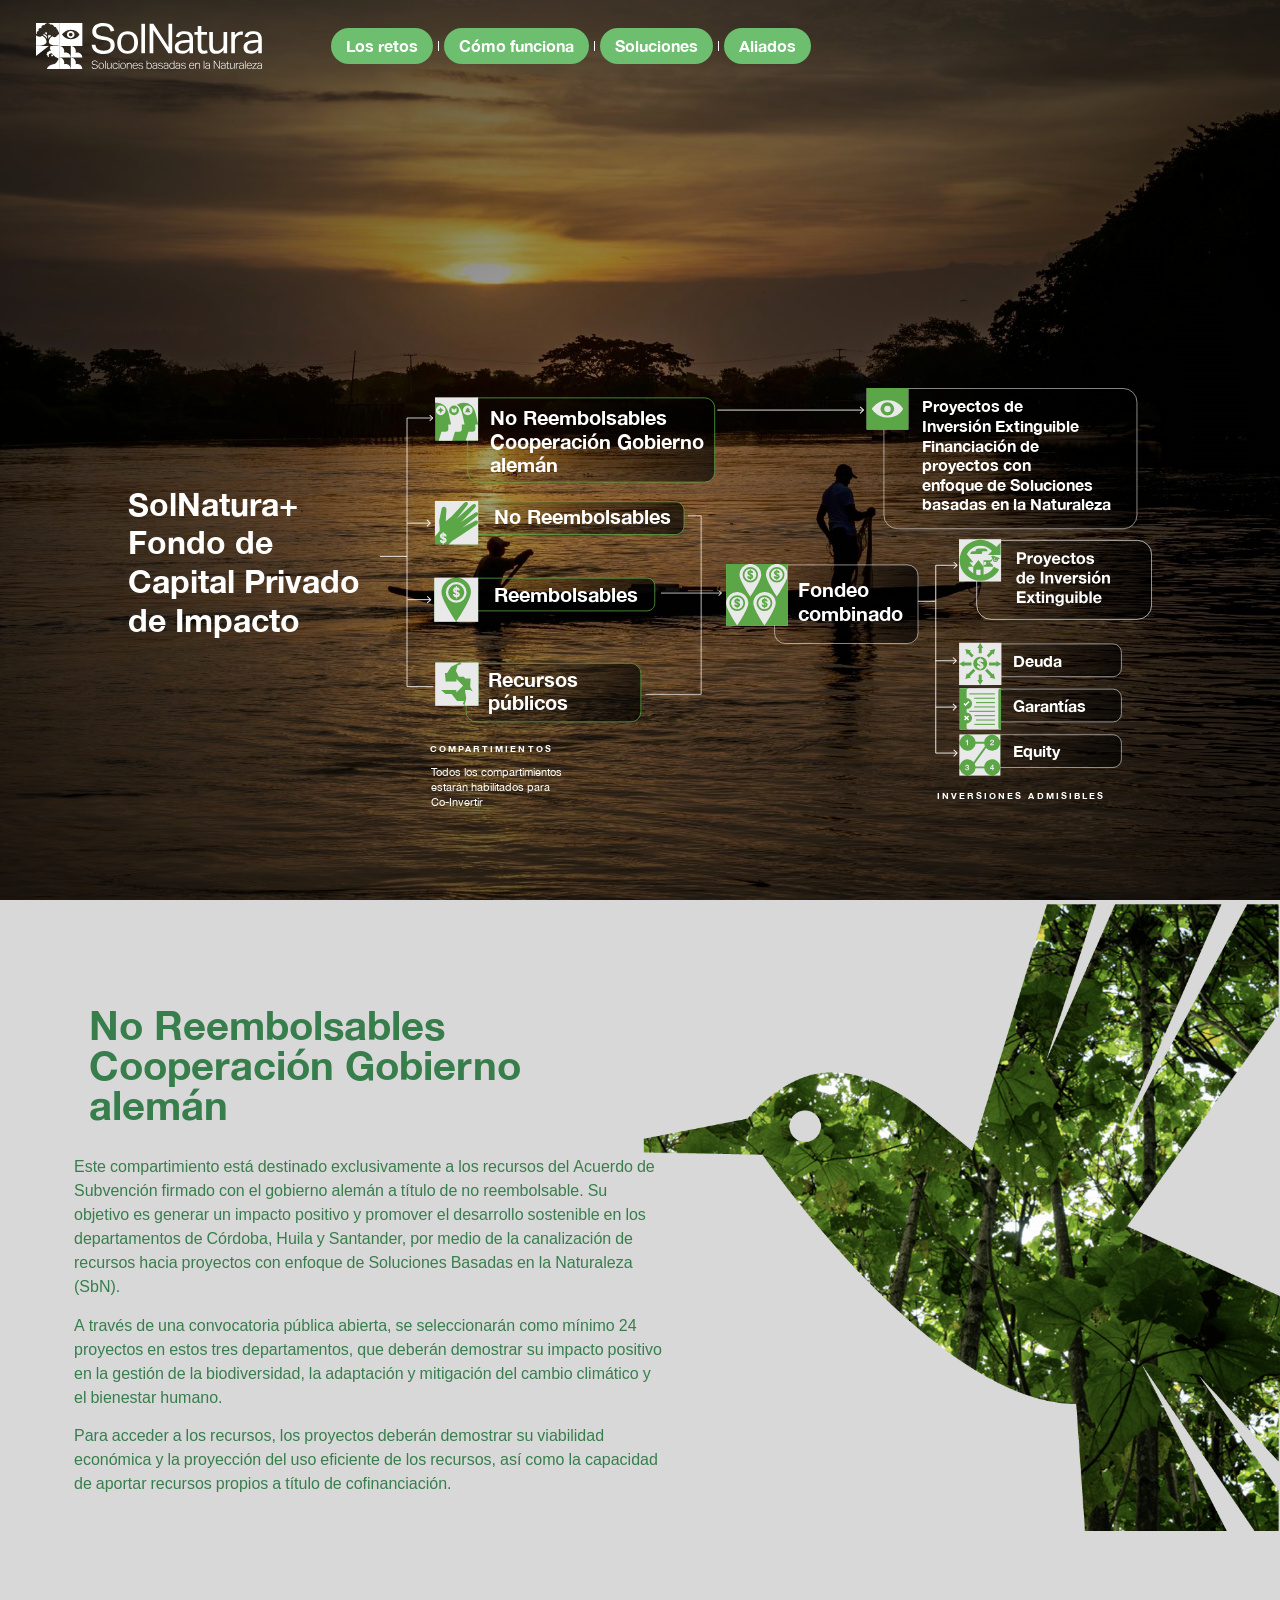
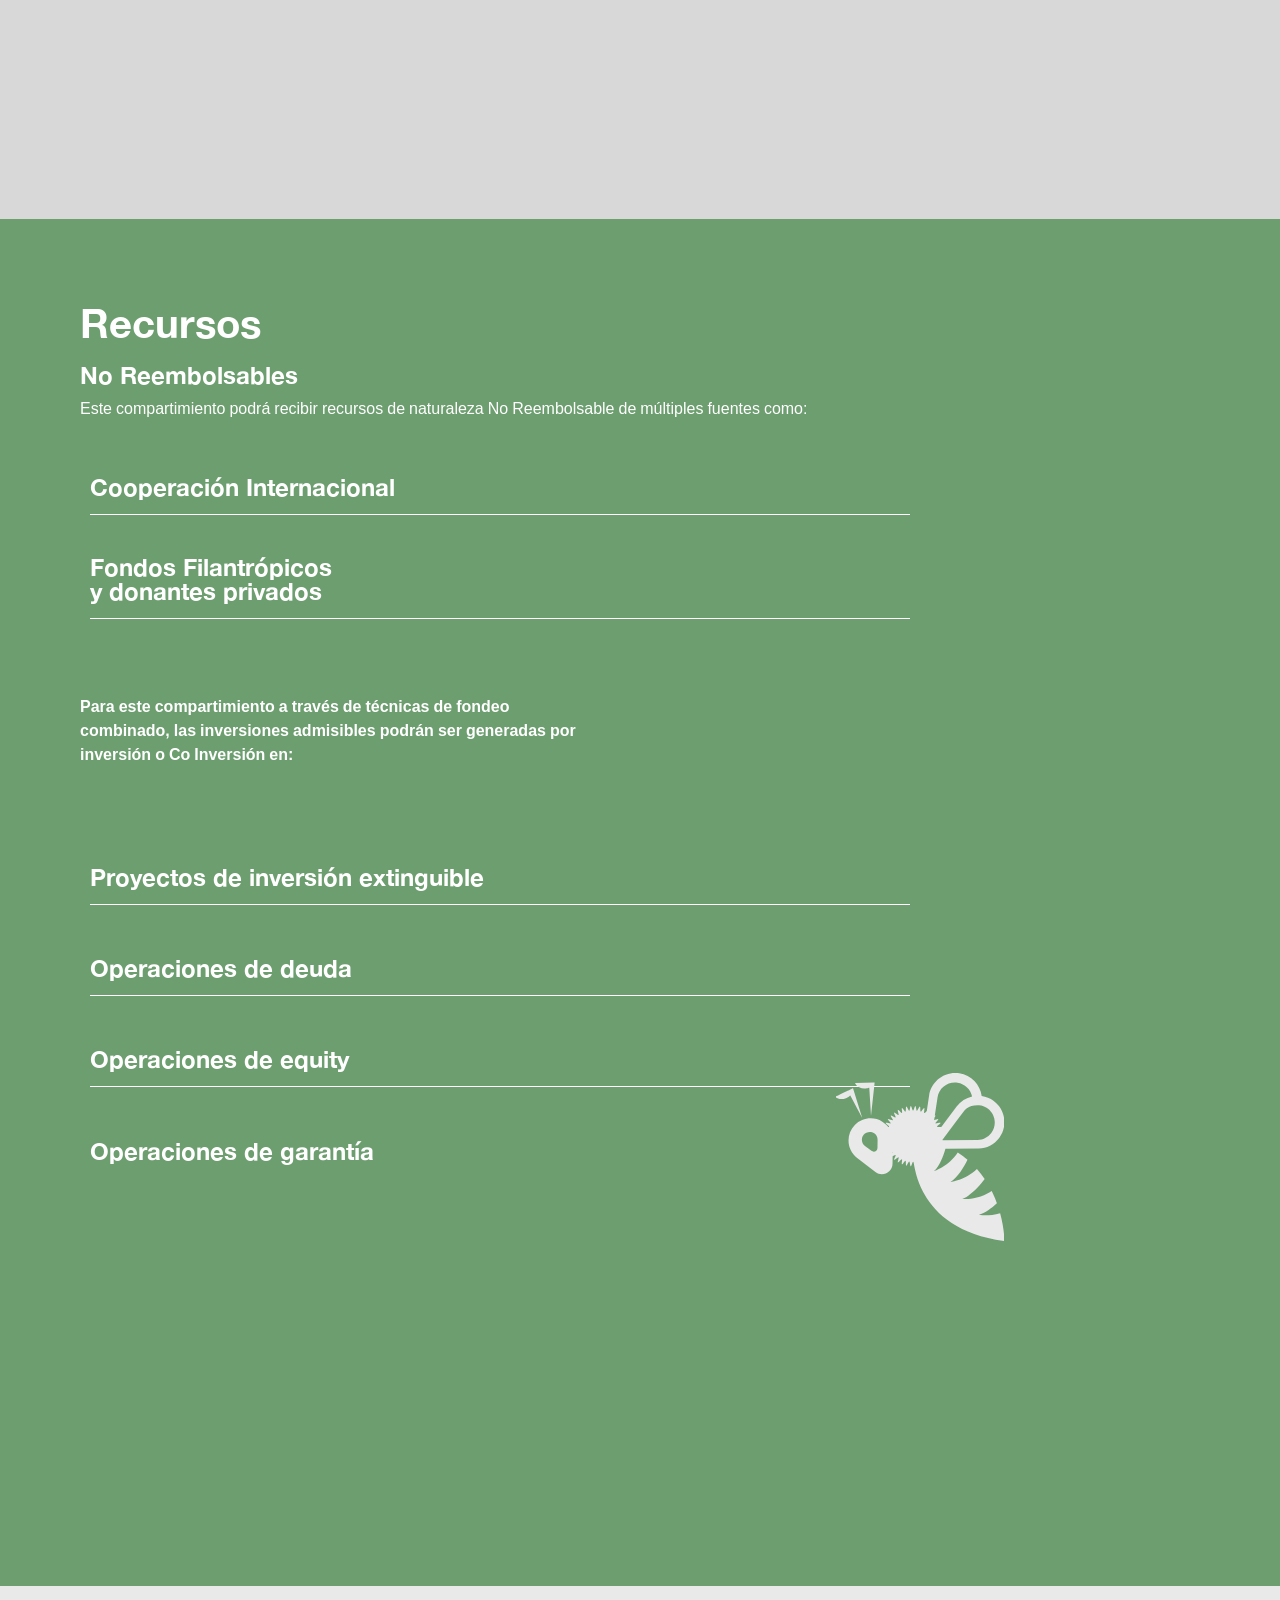
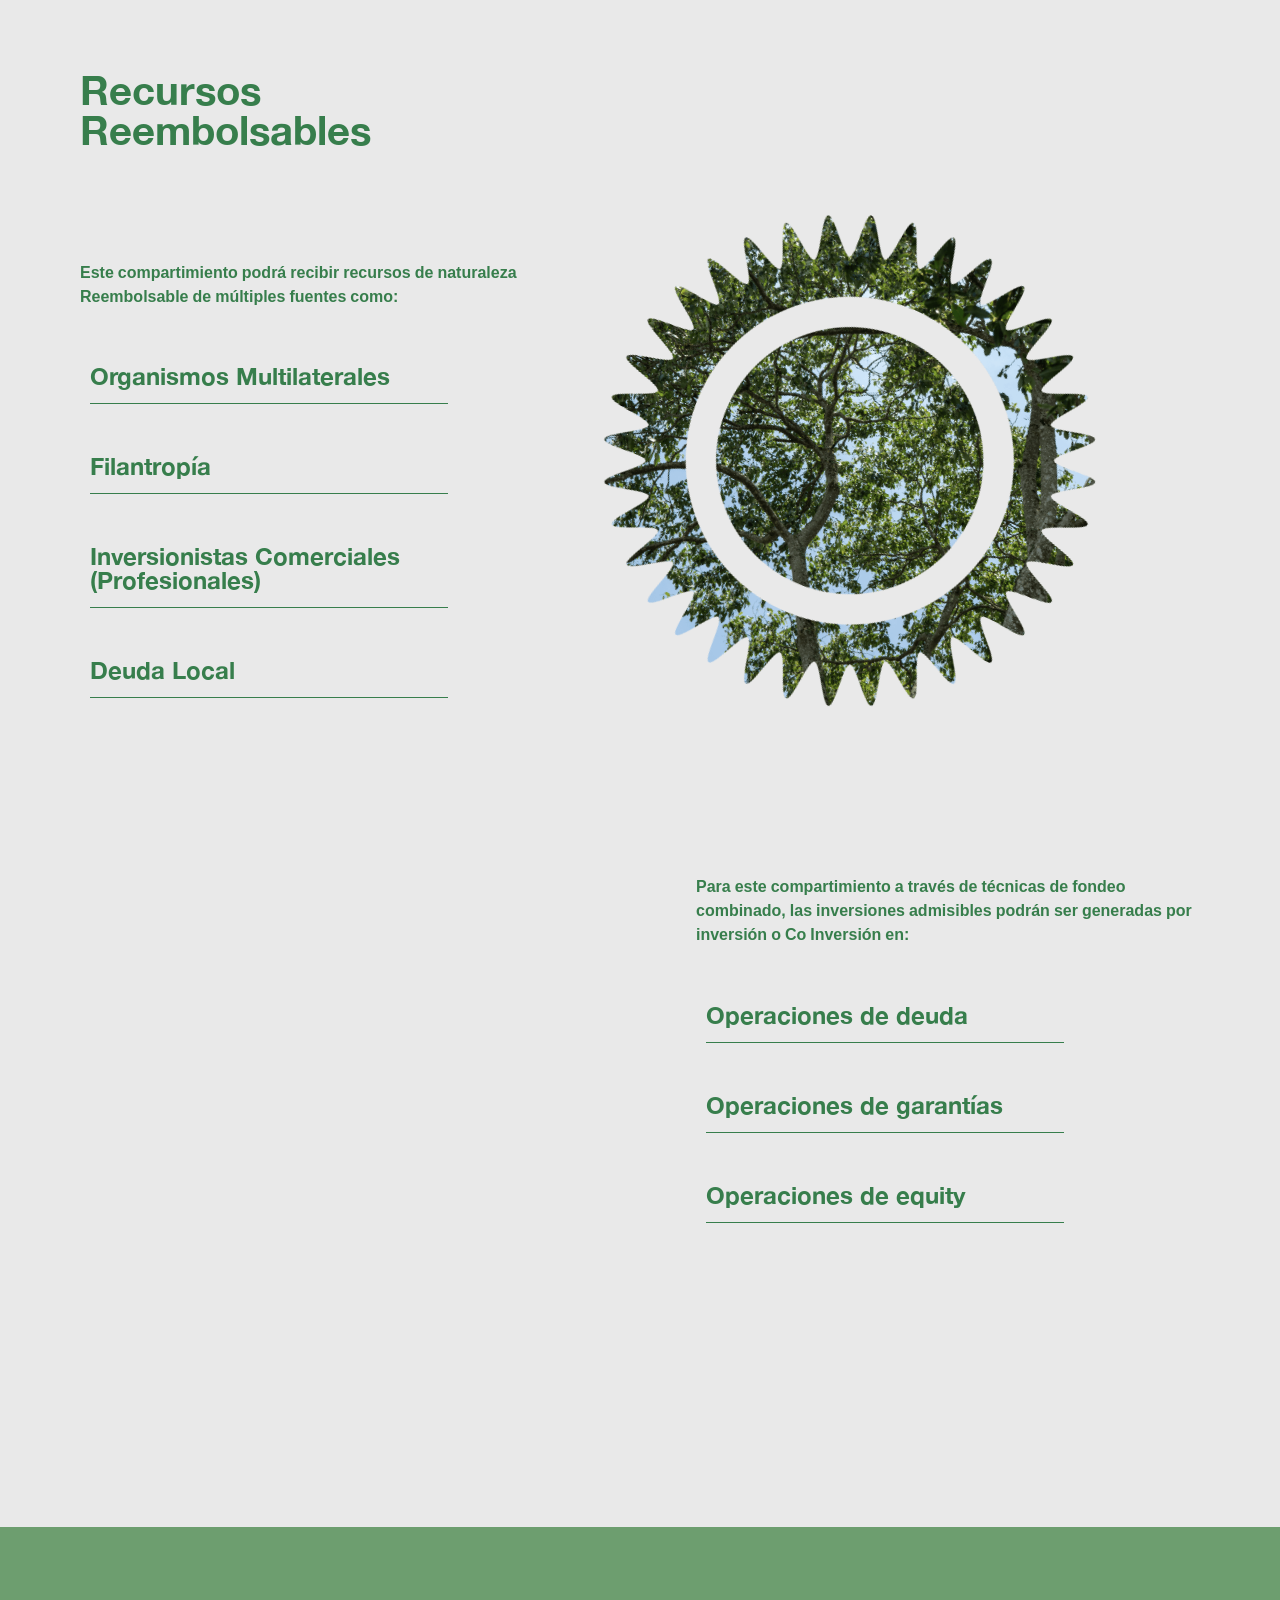
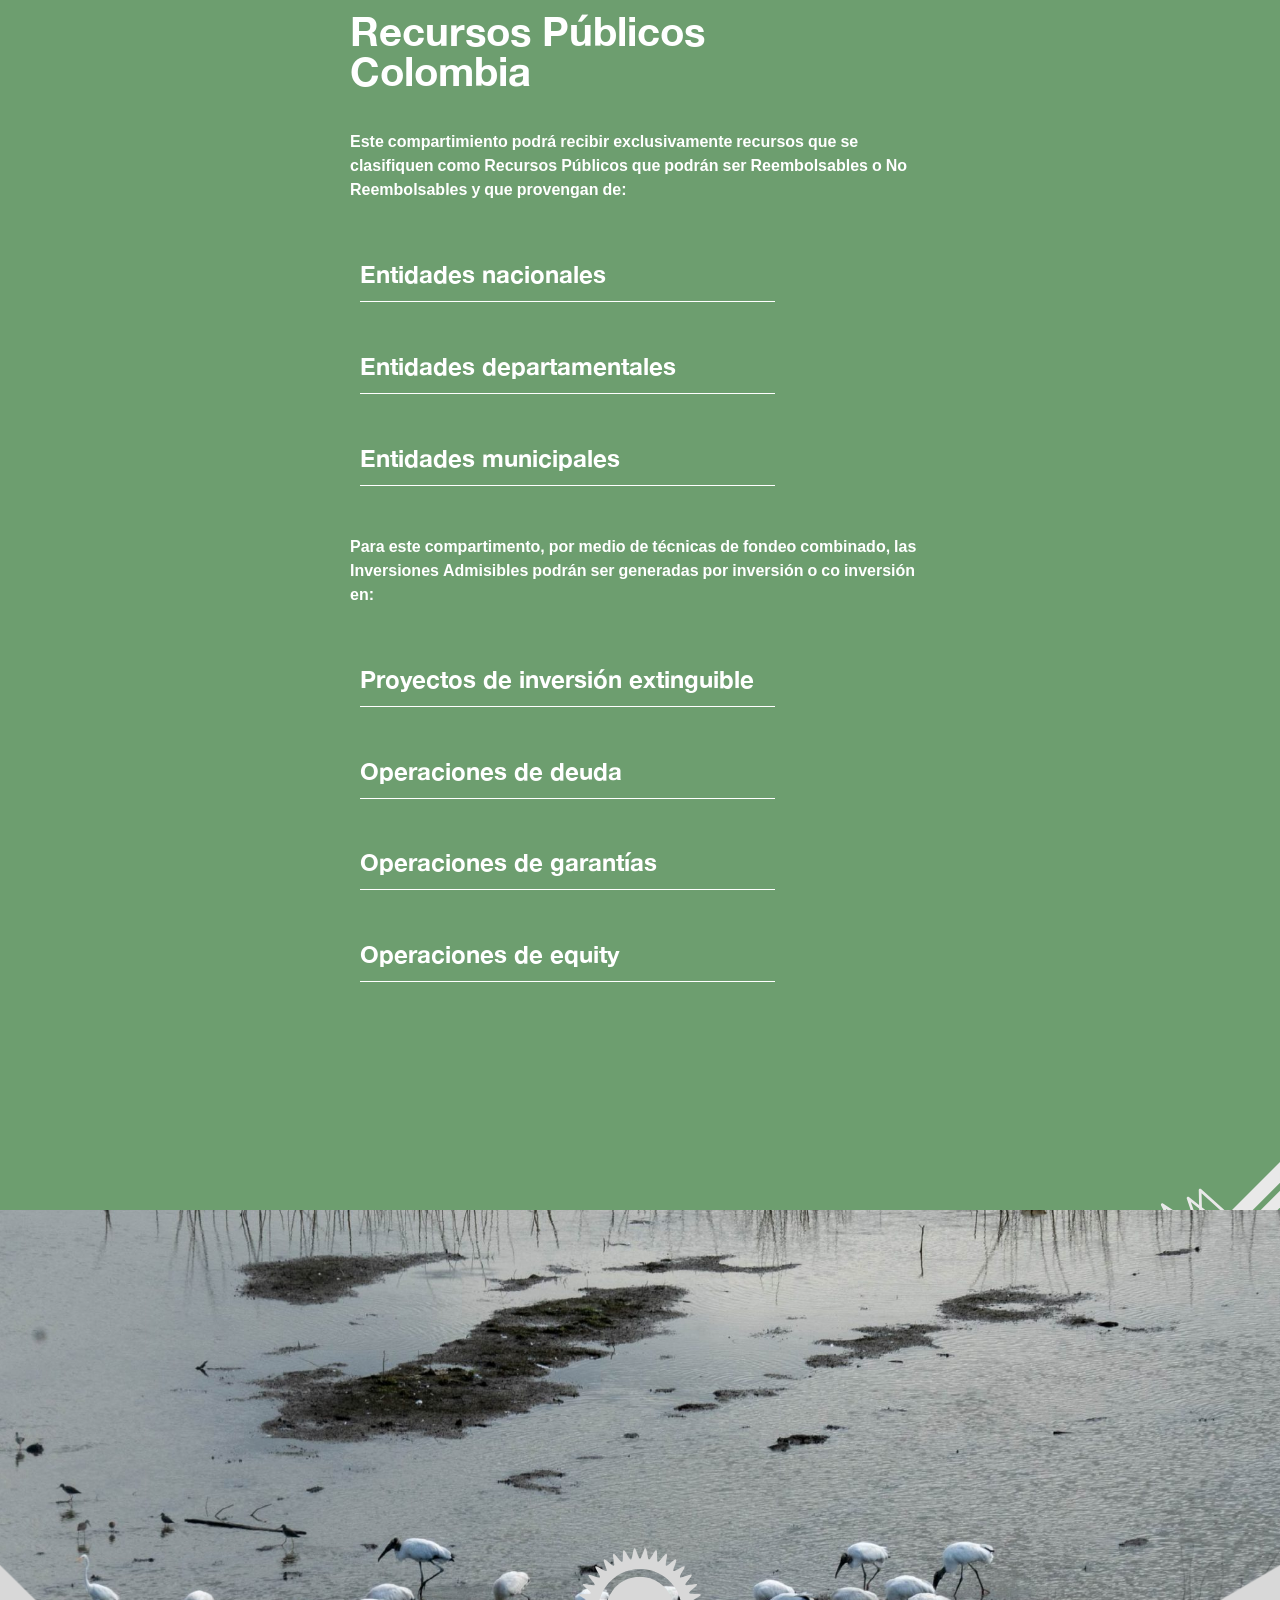
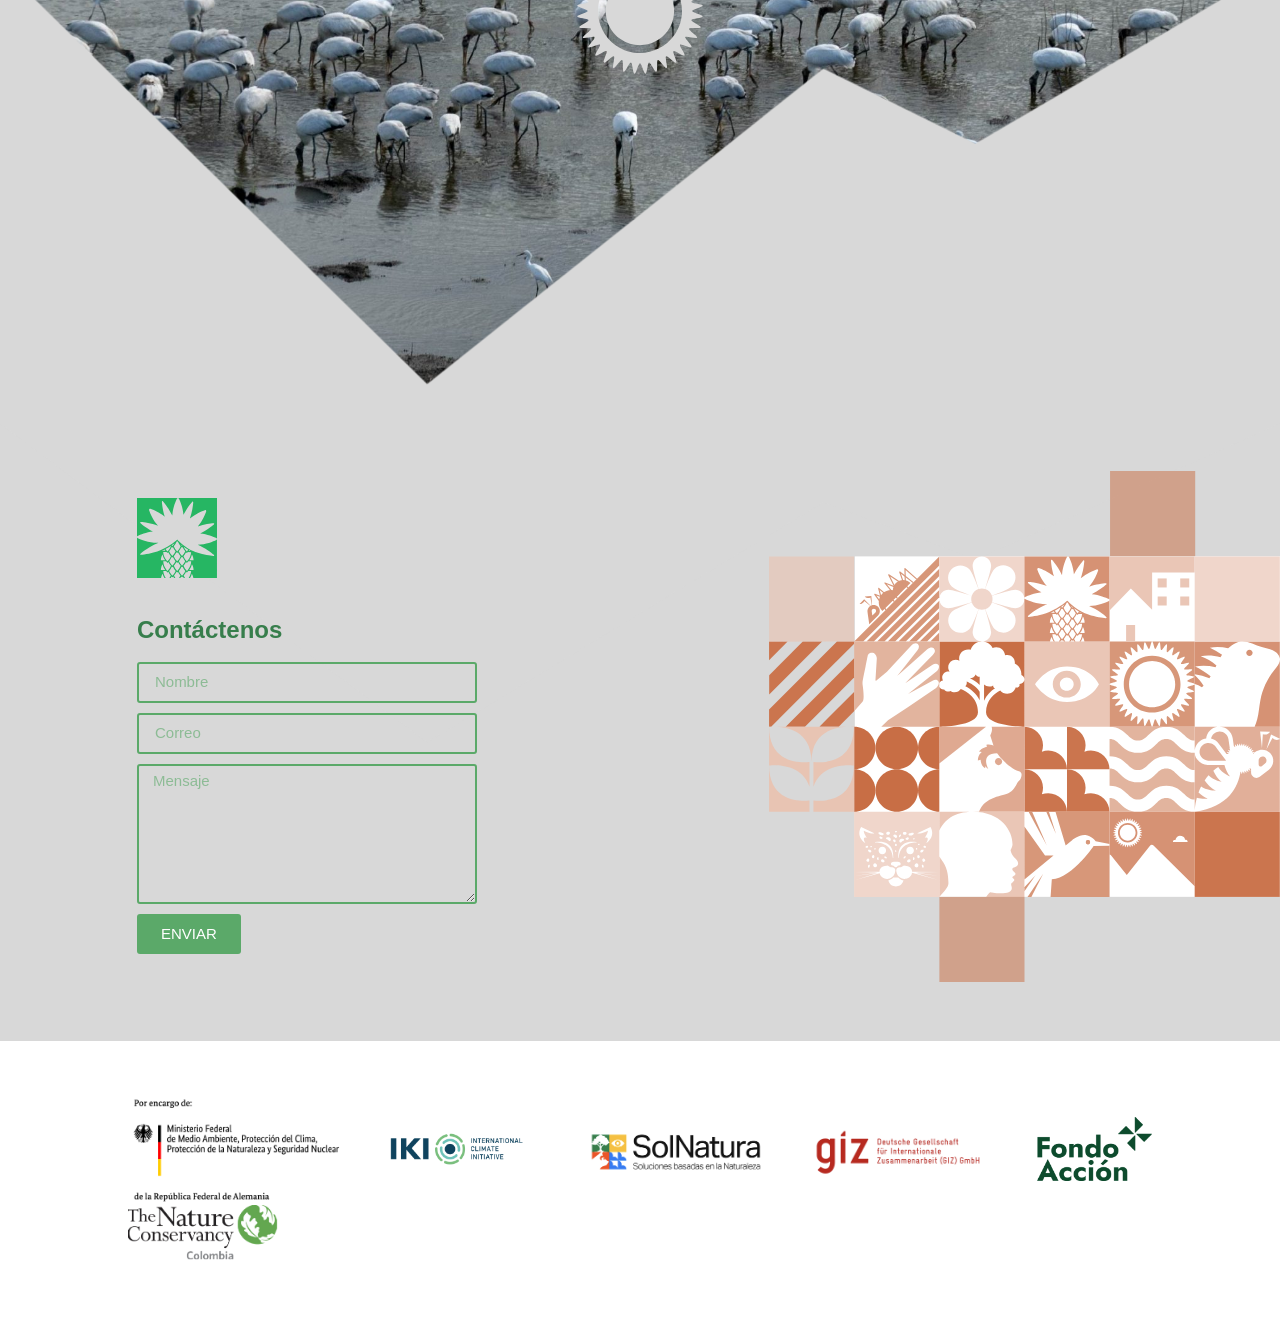
<file: clon-solnatura/estructura-del-fondo/index.html>
<!doctype html>
<html lang="es">
<head>
	<meta charset="UTF-8">
	<meta name="viewport" content="width=device-width, initial-scale=1">
	<link rel="profile" href="https://gmpg.org/xfn/11">
	<meta name='robots' content='index, follow, max-image-preview:large, max-snippet:-1, max-video-preview:-1' />

	<!-- This site is optimized with the Yoast SEO plugin v27.9 - https://yoast.com/product/yoast-seo-wordpress/ -->
	<title>Estructura del fondo SolNatura+ - Sol Natura</title>
	<link rel="canonical" href="https://solnatura.co/estructura-del-fondo-solnatura/" />
	<meta property="og:locale" content="es_ES" />
	<meta property="og:type" content="article" />
	<meta property="og:title" content="Estructura del fondo SolNatura+ - Sol Natura" />
	<meta property="og:description" content="SolNatura+ Fondo de Capital Privado de Impacto No Reembolsables No Reembolsables Cooperación Gobierno alemán Reembolsable Recursos públicos COMPARTIMIENTOS Todos los compartimientos estarán habilitados para Co-Invertir INVERSIONES ADMISIBLES Deuda Garantías Equity Fondeo combinado Proyectos de Inversión Extinguible Financiación de proyectos con enfoque de Soluciones basadas en la Naturaleza SolNatura+Fondo de Capital Privado de Impacto No Reembolsables [&hellip;]" />
	<meta property="og:url" content="https://solnatura.co/estructura-del-fondo-solnatura/" />
	<meta property="og:site_name" content="Sol Natura" />
	<meta property="article:modified_time" content="2025-05-22T15:54:53+00:00" />
	<meta property="og:image" content="assets/solnatura_co_wp_content_uploads_2024_10_Colibri_e1729735848567_png.png" />
	<meta property="og:image:width" content="1152" />
	<meta property="og:image:height" content="979" />
	<meta property="og:image:type" content="image/png" />
	<meta name="twitter:card" content="summary_large_image" />
	<meta name="twitter:label1" content="Tiempo de lectura" />
	<meta name="twitter:data1" content="4 minutos" />
	<script type="application/ld+json" class="yoast-schema-graph">{"@context":"https:\/\/schema.org","@graph":[{"@type":"WebPage","@id":"https:\/\/solnatura.co\/estructura-del-fondo-solnatura\/","url":"https:\/\/solnatura.co\/estructura-del-fondo-solnatura\/","name":"Estructura del fondo SolNatura+ - Sol Natura","isPartOf":{"@id":"https:\/\/solnatura.co\/#website"},"primaryImageOfPage":{"@id":"https:\/\/solnatura.co\/estructura-del-fondo-solnatura\/#primaryimage"},"image":{"@id":"https:\/\/solnatura.co\/estructura-del-fondo-solnatura\/#primaryimage"},"thumbnailUrl":"https:\/\/solnatura.co\/wp-content\/uploads\/2024\/10\/Colibri-e1729735848567.png","datePublished":"2024-10-26T17:32:36+00:00","dateModified":"2025-05-22T15:54:53+00:00","breadcrumb":{"@id":"https:\/\/solnatura.co\/estructura-del-fondo-solnatura\/#breadcrumb"},"inLanguage":"es","potentialAction":[{"@type":"ReadAction","target":["https:\/\/solnatura.co\/estructura-del-fondo-solnatura\/"]}]},{"@type":"ImageObject","inLanguage":"es","@id":"https:\/\/solnatura.co\/estructura-del-fondo-solnatura\/#primaryimage","url":"https:\/\/solnatura.co\/wp-content\/uploads\/2024\/10\/Colibri-e1729735848567.png","contentUrl":"https:\/\/solnatura.co\/wp-content\/uploads\/2024\/10\/Colibri-e1729735848567.png","width":1152,"height":979},{"@type":"BreadcrumbList","@id":"https:\/\/solnatura.co\/estructura-del-fondo-solnatura\/#breadcrumb","itemListElement":[{"@type":"ListItem","position":1,"name":"Inicio","item":"https:\/\/solnatura.co\/"},{"@type":"ListItem","position":2,"name":"Estructura del fondo SolNatura+"}]},{"@type":"WebSite","@id":"https:\/\/solnatura.co\/#website","url":"https:\/\/solnatura.co\/","name":"Sol Natura","description":"","potentialAction":[{"@type":"SearchAction","target":{"@type":"EntryPoint","urlTemplate":"https:\/\/solnatura.co\/?s={search_term_string}"},"query-input":{"@type":"PropertyValueSpecification","valueRequired":true,"valueName":"search_term_string"}}],"inLanguage":"es"}]}</script>
	<!-- / Yoast SEO plugin. -->


<link rel='dns-prefetch' href='//www.googletagmanager.com' />
<link rel="alternate" type="application/rss+xml" title="Sol Natura &raquo; Feed" href="https://solnatura.co/feed/" />
<link rel="alternate" type="application/rss+xml" title="Sol Natura &raquo; Feed de los comentarios" href="https://solnatura.co/comments/feed/" />
<link rel="alternate" title="oEmbed (JSON)" type="application/json+oembed" href="https://solnatura.co/wp-json/oembed/1.0/embed?url=https%3A%2F%2Fsolnatura.co%2Festructura-del-fondo-solnatura%2F" />
<link rel="alternate" title="oEmbed (XML)" type="text/xml+oembed" href="https://solnatura.co/wp-json/oembed/1.0/embed?url=https%3A%2F%2Fsolnatura.co%2Festructura-del-fondo-solnatura%2F&#038;format=xml" />
<style id="wp-img-auto-sizes-contain-inline-css">
img:is([sizes=auto i],[sizes^="auto," i]){contain-intrinsic-size:3000px 1500px}
/*# sourceURL=wp-img-auto-sizes-contain-inline-css */
</style>
<style id="wp-emoji-styles-inline-css">

	img.wp-smiley, img.emoji {
		display: inline !important;
		border: none !important;
		box-shadow: none !important;
		height: 1em !important;
		width: 1em !important;
		margin: 0 0.07em !important;
		vertical-align: -0.1em !important;
		background: none !important;
		padding: 0 !important;
	}
/*# sourceURL=wp-emoji-styles-inline-css */
</style>
<style id="global-styles-inline-css">
:root{--wp--preset--aspect-ratio--square: 1;--wp--preset--aspect-ratio--4-3: 4/3;--wp--preset--aspect-ratio--3-4: 3/4;--wp--preset--aspect-ratio--3-2: 3/2;--wp--preset--aspect-ratio--2-3: 2/3;--wp--preset--aspect-ratio--16-9: 16/9;--wp--preset--aspect-ratio--9-16: 9/16;--wp--preset--color--black: #000000;--wp--preset--color--cyan-bluish-gray: #abb8c3;--wp--preset--color--white: #ffffff;--wp--preset--color--pale-pink: #f78da7;--wp--preset--color--vivid-red: #cf2e2e;--wp--preset--color--luminous-vivid-orange: #ff6900;--wp--preset--color--luminous-vivid-amber: #fcb900;--wp--preset--color--light-green-cyan: #7bdcb5;--wp--preset--color--vivid-green-cyan: #00d084;--wp--preset--color--pale-cyan-blue: #8ed1fc;--wp--preset--color--vivid-cyan-blue: #0693e3;--wp--preset--color--vivid-purple: #9b51e0;--wp--preset--gradient--vivid-cyan-blue-to-vivid-purple: linear-gradient(135deg,rgb(6,147,227) 0%,rgb(155,81,224) 100%);--wp--preset--gradient--light-green-cyan-to-vivid-green-cyan: linear-gradient(135deg,rgb(122,220,180) 0%,rgb(0,208,130) 100%);--wp--preset--gradient--luminous-vivid-amber-to-luminous-vivid-orange: linear-gradient(135deg,rgb(252,185,0) 0%,rgb(255,105,0) 100%);--wp--preset--gradient--luminous-vivid-orange-to-vivid-red: linear-gradient(135deg,rgb(255,105,0) 0%,rgb(207,46,46) 100%);--wp--preset--gradient--very-light-gray-to-cyan-bluish-gray: linear-gradient(135deg,rgb(238,238,238) 0%,rgb(169,184,195) 100%);--wp--preset--gradient--cool-to-warm-spectrum: linear-gradient(135deg,rgb(74,234,220) 0%,rgb(151,120,209) 20%,rgb(207,42,186) 40%,rgb(238,44,130) 60%,rgb(251,105,98) 80%,rgb(254,248,76) 100%);--wp--preset--gradient--blush-light-purple: linear-gradient(135deg,rgb(255,206,236) 0%,rgb(152,150,240) 100%);--wp--preset--gradient--blush-bordeaux: linear-gradient(135deg,rgb(254,205,165) 0%,rgb(254,45,45) 50%,rgb(107,0,62) 100%);--wp--preset--gradient--luminous-dusk: linear-gradient(135deg,rgb(255,203,112) 0%,rgb(199,81,192) 50%,rgb(65,88,208) 100%);--wp--preset--gradient--pale-ocean: linear-gradient(135deg,rgb(255,245,203) 0%,rgb(182,227,212) 50%,rgb(51,167,181) 100%);--wp--preset--gradient--electric-grass: linear-gradient(135deg,rgb(202,248,128) 0%,rgb(113,206,126) 100%);--wp--preset--gradient--midnight: linear-gradient(135deg,rgb(2,3,129) 0%,rgb(40,116,252) 100%);--wp--preset--font-size--small: 13px;--wp--preset--font-size--medium: 20px;--wp--preset--font-size--large: 36px;--wp--preset--font-size--x-large: 42px;--wp--preset--spacing--20: 0.44rem;--wp--preset--spacing--30: 0.67rem;--wp--preset--spacing--40: 1rem;--wp--preset--spacing--50: 1.5rem;--wp--preset--spacing--60: 2.25rem;--wp--preset--spacing--70: 3.38rem;--wp--preset--spacing--80: 5.06rem;--wp--preset--shadow--natural: 6px 6px 9px rgba(0, 0, 0, 0.2);--wp--preset--shadow--deep: 12px 12px 50px rgba(0, 0, 0, 0.4);--wp--preset--shadow--sharp: 6px 6px 0px rgba(0, 0, 0, 0.2);--wp--preset--shadow--outlined: 6px 6px 0px -3px rgb(255, 255, 255), 6px 6px rgb(0, 0, 0);--wp--preset--shadow--crisp: 6px 6px 0px rgb(0, 0, 0);}:root { --wp--style--global--content-size: 800px;--wp--style--global--wide-size: 1200px; }:where(body) { margin: 0; }.wp-site-blocks > .alignleft { float: left; margin-right: 2em; }.wp-site-blocks > .alignright { float: right; margin-left: 2em; }.wp-site-blocks > .aligncenter { justify-content: center; margin-left: auto; margin-right: auto; }:where(.wp-site-blocks) > * { margin-block-start: 24px; margin-block-end: 0; }:where(.wp-site-blocks) > :first-child { margin-block-start: 0; }:where(.wp-site-blocks) > :last-child { margin-block-end: 0; }:root { --wp--style--block-gap: 24px; }:root :where(.is-layout-flow) > :first-child{margin-block-start: 0;}:root :where(.is-layout-flow) > :last-child{margin-block-end: 0;}:root :where(.is-layout-flow) > *{margin-block-start: 24px;margin-block-end: 0;}:root :where(.is-layout-constrained) > :first-child{margin-block-start: 0;}:root :where(.is-layout-constrained) > :last-child{margin-block-end: 0;}:root :where(.is-layout-constrained) > *{margin-block-start: 24px;margin-block-end: 0;}:root :where(.is-layout-flex){gap: 24px;}:root :where(.is-layout-grid){gap: 24px;}.is-layout-flow > .alignleft{float: left;margin-inline-start: 0;margin-inline-end: 2em;}.is-layout-flow > .alignright{float: right;margin-inline-start: 2em;margin-inline-end: 0;}.is-layout-flow > .aligncenter{margin-left: auto !important;margin-right: auto !important;}.is-layout-constrained > .alignleft{float: left;margin-inline-start: 0;margin-inline-end: 2em;}.is-layout-constrained > .alignright{float: right;margin-inline-start: 2em;margin-inline-end: 0;}.is-layout-constrained > .aligncenter{margin-left: auto !important;margin-right: auto !important;}.is-layout-constrained > :where(:not(.alignleft):not(.alignright):not(.alignfull)){max-width: var(--wp--style--global--content-size);margin-left: auto !important;margin-right: auto !important;}.is-layout-constrained > .alignwide{max-width: var(--wp--style--global--wide-size);}body .is-layout-flex{display: flex;}.is-layout-flex{flex-wrap: wrap;align-items: center;}.is-layout-flex > :is(*, div){margin: 0;}body .is-layout-grid{display: grid;}.is-layout-grid > :is(*, div){margin: 0;}body{padding-top: 0px;padding-right: 0px;padding-bottom: 0px;padding-left: 0px;}:root :where(.wp-element-button, .wp-block-button__link){background-color: #32373c;border-width: 0;color: #fff;font-family: inherit;font-size: inherit;font-style: inherit;font-weight: inherit;letter-spacing: inherit;line-height: inherit;padding-top: calc(0.667em + 2px);padding-right: calc(1.333em + 2px);padding-bottom: calc(0.667em + 2px);padding-left: calc(1.333em + 2px);text-decoration: none;text-transform: inherit;}.has-black-color{color: var(--wp--preset--color--black) !important;}.has-cyan-bluish-gray-color{color: var(--wp--preset--color--cyan-bluish-gray) !important;}.has-white-color{color: var(--wp--preset--color--white) !important;}.has-pale-pink-color{color: var(--wp--preset--color--pale-pink) !important;}.has-vivid-red-color{color: var(--wp--preset--color--vivid-red) !important;}.has-luminous-vivid-orange-color{color: var(--wp--preset--color--luminous-vivid-orange) !important;}.has-luminous-vivid-amber-color{color: var(--wp--preset--color--luminous-vivid-amber) !important;}.has-light-green-cyan-color{color: var(--wp--preset--color--light-green-cyan) !important;}.has-vivid-green-cyan-color{color: var(--wp--preset--color--vivid-green-cyan) !important;}.has-pale-cyan-blue-color{color: var(--wp--preset--color--pale-cyan-blue) !important;}.has-vivid-cyan-blue-color{color: var(--wp--preset--color--vivid-cyan-blue) !important;}.has-vivid-purple-color{color: var(--wp--preset--color--vivid-purple) !important;}.has-black-background-color{background-color: var(--wp--preset--color--black) !important;}.has-cyan-bluish-gray-background-color{background-color: var(--wp--preset--color--cyan-bluish-gray) !important;}.has-white-background-color{background-color: var(--wp--preset--color--white) !important;}.has-pale-pink-background-color{background-color: var(--wp--preset--color--pale-pink) !important;}.has-vivid-red-background-color{background-color: var(--wp--preset--color--vivid-red) !important;}.has-luminous-vivid-orange-background-color{background-color: var(--wp--preset--color--luminous-vivid-orange) !important;}.has-luminous-vivid-amber-background-color{background-color: var(--wp--preset--color--luminous-vivid-amber) !important;}.has-light-green-cyan-background-color{background-color: var(--wp--preset--color--light-green-cyan) !important;}.has-vivid-green-cyan-background-color{background-color: var(--wp--preset--color--vivid-green-cyan) !important;}.has-pale-cyan-blue-background-color{background-color: var(--wp--preset--color--pale-cyan-blue) !important;}.has-vivid-cyan-blue-background-color{background-color: var(--wp--preset--color--vivid-cyan-blue) !important;}.has-vivid-purple-background-color{background-color: var(--wp--preset--color--vivid-purple) !important;}.has-black-border-color{border-color: var(--wp--preset--color--black) !important;}.has-cyan-bluish-gray-border-color{border-color: var(--wp--preset--color--cyan-bluish-gray) !important;}.has-white-border-color{border-color: var(--wp--preset--color--white) !important;}.has-pale-pink-border-color{border-color: var(--wp--preset--color--pale-pink) !important;}.has-vivid-red-border-color{border-color: var(--wp--preset--color--vivid-red) !important;}.has-luminous-vivid-orange-border-color{border-color: var(--wp--preset--color--luminous-vivid-orange) !important;}.has-luminous-vivid-amber-border-color{border-color: var(--wp--preset--color--luminous-vivid-amber) !important;}.has-light-green-cyan-border-color{border-color: var(--wp--preset--color--light-green-cyan) !important;}.has-vivid-green-cyan-border-color{border-color: var(--wp--preset--color--vivid-green-cyan) !important;}.has-pale-cyan-blue-border-color{border-color: var(--wp--preset--color--pale-cyan-blue) !important;}.has-vivid-cyan-blue-border-color{border-color: var(--wp--preset--color--vivid-cyan-blue) !important;}.has-vivid-purple-border-color{border-color: var(--wp--preset--color--vivid-purple) !important;}.has-vivid-cyan-blue-to-vivid-purple-gradient-background{background: var(--wp--preset--gradient--vivid-cyan-blue-to-vivid-purple) !important;}.has-light-green-cyan-to-vivid-green-cyan-gradient-background{background: var(--wp--preset--gradient--light-green-cyan-to-vivid-green-cyan) !important;}.has-luminous-vivid-amber-to-luminous-vivid-orange-gradient-background{background: var(--wp--preset--gradient--luminous-vivid-amber-to-luminous-vivid-orange) !important;}.has-luminous-vivid-orange-to-vivid-red-gradient-background{background: var(--wp--preset--gradient--luminous-vivid-orange-to-vivid-red) !important;}.has-very-light-gray-to-cyan-bluish-gray-gradient-background{background: var(--wp--preset--gradient--very-light-gray-to-cyan-bluish-gray) !important;}.has-cool-to-warm-spectrum-gradient-background{background: var(--wp--preset--gradient--cool-to-warm-spectrum) !important;}.has-blush-light-purple-gradient-background{background: var(--wp--preset--gradient--blush-light-purple) !important;}.has-blush-bordeaux-gradient-background{background: var(--wp--preset--gradient--blush-bordeaux) !important;}.has-luminous-dusk-gradient-background{background: var(--wp--preset--gradient--luminous-dusk) !important;}.has-pale-ocean-gradient-background{background: var(--wp--preset--gradient--pale-ocean) !important;}.has-electric-grass-gradient-background{background: var(--wp--preset--gradient--electric-grass) !important;}.has-midnight-gradient-background{background: var(--wp--preset--gradient--midnight) !important;}.has-small-font-size{font-size: var(--wp--preset--font-size--small) !important;}.has-medium-font-size{font-size: var(--wp--preset--font-size--medium) !important;}.has-large-font-size{font-size: var(--wp--preset--font-size--large) !important;}.has-x-large-font-size{font-size: var(--wp--preset--font-size--x-large) !important;}
:root :where(.wp-block-icon svg){width: 24px;}
:root :where(.wp-block-pullquote){font-size: 1.5em;line-height: 1.6;}
/*# sourceURL=global-styles-inline-css */
</style>
<link rel='stylesheet' id='hello-elementor-css' href='assets/solnatura_co_wp_content_themes_hello_elementor_assets_css_reset_css.css' media='all' />
<link rel='stylesheet' id='hello-elementor-theme-style-css' href='assets/solnatura_co_wp_content_themes_hello_elementor_assets_css_theme_css.css' media='all' />
<link rel='stylesheet' id='hello-elementor-header-footer-css' href='assets/solnatura_co_wp_content_themes_hello_elementor_assets_css_header_footer_css.css' media='all' />
<link rel='stylesheet' id='elementor-frontend-css' href='assets/solnatura_co_wp_content_plugins_elementor_assets_css_frontend_min_css.css' media='all' />
<link rel='stylesheet' id='elementor-post-6-css' href='assets/solnatura_co_wp_content_uploads_elementor_css_post_6_css.css' media='all' />
<link rel='stylesheet' id='widget-image-css' href='assets/solnatura_co_wp_content_plugins_elementor_assets_css_widget_image_min_css.css' media='all' />
<link rel='stylesheet' id='widget-nav-menu-css' href='assets/solnatura_co_wp_content_plugins_elementor_pro_assets_css_widget_nav_menu_min_css.css' media='all' />
<link rel='stylesheet' id='widget-heading-css' href='assets/solnatura_co_wp_content_plugins_elementor_assets_css_widget_heading_min_css.css' media='all' />
<link rel='stylesheet' id='widget-form-css' href='assets/solnatura_co_wp_content_plugins_elementor_pro_assets_css_widget_form_min_css.css' media='all' />
<link rel='stylesheet' id='e-motion-fx-css' href='assets/solnatura_co_wp_content_plugins_elementor_pro_assets_css_modules_motion_fx_min_c.css' media='all' />
<link rel='stylesheet' id='e-shapes-css' href='assets/solnatura_co_wp_content_plugins_elementor_assets_css_conditionals_shapes_min_css.css' media='all' />
<link rel='stylesheet' id='e-animation-grow-css' href='assets/solnatura_co_wp_content_plugins_elementor_assets_lib_animations_styles_e_animati.css' media='all' />
<link rel='stylesheet' id='e-animation-fadeIn-css' href='assets/solnatura_co_wp_content_plugins_elementor_assets_lib_animations_styles_fadeIn_mi.css' media='all' />
<link rel='stylesheet' id='elementor-post-2082-css' href='assets/solnatura_co_wp_content_uploads_elementor_css_post_2082_css.css' media='all' />
<link rel='stylesheet' id='elementor-post-231-css' href='assets/solnatura_co_wp_content_uploads_elementor_css_post_231_css.css' media='all' />
<link rel='stylesheet' id='elementor-post-339-css' href='assets/solnatura_co_wp_content_uploads_elementor_css_post_339_css.css' media='all' />
<style id="elementor-pro-custom-fonts-inline-css">
@font-face {
	font-family: 'Helvetica Neue';
	font-style: normal;
	font-weight: bold;
	font-display: auto;
	src: url('assets/solnatura_co_wp_content_uploads_2024_09_HelveticaNeue_Bold_02_ttf.ttf') format('truetype');
}
@font-face {
	font-family: 'Helvetica Neue';
	font-style: normal;
	font-weight: 100;
	font-display: auto;
	src: url('assets/solnatura_co_wp_content_uploads_2024_09_HelveticaNeue_Light_08_ttf.ttf') format('truetype');
}
@font-face {
	font-family: 'Helvetica Neue';
	font-style: normal;
	font-weight: normal;
	font-display: auto;
	src: url('assets/solnatura_co_wp_content_uploads_2024_09_HelveticaNeue_01_ttf.ttf') format('truetype');
}

/*# sourceURL=elementor-pro-custom-fonts-inline-css */
</style>
<link rel='stylesheet' id='elementor-gf-local-roboto-css' href='assets/solnatura_co_wp_content_uploads_elementor_google_fonts_css_roboto_css.css' media='all' />
<link rel='stylesheet' id='elementor-gf-local-robotoslab-css' href='assets/solnatura_co_wp_content_uploads_elementor_google_fonts_css_robotoslab_css.css' media='all' />
<script id="jquery-core-js" src="assets/solnatura_co_wp_includes_js_jquery_jquery_min_js.js"></script>
<script id="jquery-migrate-js" src="assets/solnatura_co_wp_includes_js_jquery_jquery_migrate_min_js.js"></script>

<!-- Fragmento de código de la etiqueta de Google (gtag.js) añadida por Site Kit -->
<!-- Fragmento de código de Google Analytics añadido por Site Kit -->
<script id="google_gtagjs-js" src="https://www.googletagmanager.com/gtag/js?id=GT-TB64S3MV" async></script>
<script id="google_gtagjs-js-after">
window.dataLayer = window.dataLayer || [];function gtag(){dataLayer.push(arguments);}
gtag("set","linker",{"domains":["solnatura.co"]});
gtag("js", new Date());
gtag("set", "developer_id.dZTNiMT", true);
gtag("config", "GT-TB64S3MV");
 window._googlesitekit = window._googlesitekit || {}; window._googlesitekit.throttledEvents = []; window._googlesitekit.gtagEvent = (name, data) => { var key = JSON.stringify( { name, data } ); if ( !! window._googlesitekit.throttledEvents[ key ] ) { return; } window._googlesitekit.throttledEvents[ key ] = true; setTimeout( () => { delete window._googlesitekit.throttledEvents[ key ]; }, 5 ); gtag( "event", name, { ...data, event_source: "site-kit" } ); }; 
//# sourceURL=google_gtagjs-js-after
</script>
<link rel="https://api.w.org/" href="https://solnatura.co/wp-json/" /><link rel="alternate" title="JSON" type="application/json" href="https://solnatura.co/wp-json/wp/v2/pages/2082" /><link rel="EditURI" type="application/rsd+xml" title="RSD" href="https://solnatura.co/xmlrpc.php?rsd" />
<meta name="generator" content="WordPress 7.0" />
<link rel='shortlink' href='https://solnatura.co/?p=2082' />
<meta name="generator" content="Site Kit by Google 1.182.0" /><meta name="generator" content="Elementor 4.1.4; features: e_font_icon_svg, additional_custom_breakpoints; settings: css_print_method-external, google_font-enabled, font_display-swap">
<meta name="google-site-verification" content="1HXD1RAZig80--9MsZOC6NYVbHzjzEEzB_sFXK8OTuk" />
			<style>
				.e-con.e-parent:nth-of-type(n+4):not(.e-lazyloaded):not(.e-no-lazyload),
				.e-con.e-parent:nth-of-type(n+4):not(.e-lazyloaded):not(.e-no-lazyload) * {
					background-image: none !important;
				}
				@media screen and (max-height: 1024px) {
					.e-con.e-parent:nth-of-type(n+3):not(.e-lazyloaded):not(.e-no-lazyload),
					.e-con.e-parent:nth-of-type(n+3):not(.e-lazyloaded):not(.e-no-lazyload) * {
						background-image: none !important;
					}
				}
				@media screen and (max-height: 640px) {
					.e-con.e-parent:nth-of-type(n+2):not(.e-lazyloaded):not(.e-no-lazyload),
					.e-con.e-parent:nth-of-type(n+2):not(.e-lazyloaded):not(.e-no-lazyload) * {
						background-image: none !important;
					}
				}
			</style>
			<link rel="icon" href="assets/solnatura_co_wp_content_uploads_2024_10_cropped_Asset_1_8_32x32_png.png" sizes="32x32" />
<link rel="icon" href="assets/solnatura_co_wp_content_uploads_2024_10_cropped_Asset_1_8_192x192_png.png" sizes="192x192" />
<link rel="apple-touch-icon" href="assets/solnatura_co_wp_content_uploads_2024_10_cropped_Asset_1_8_180x180_png.png" />
<meta name="msapplication-TileImage" content="assets/solnatura_co_wp_content_uploads_2024_10_cropped_Asset_1_8_270x270_png.png" />
</head>
<body class="wp-singular page-template-default page page-id-2082 wp-embed-responsive wp-theme-hello-elementor hello-elementor-default elementor-default elementor-kit-6 elementor-page elementor-page-2082">


<a class="skip-link screen-reader-text" href="#content">Ir al contenido</a>

		<header data-elementor-type="header" data-elementor-id="231" class="elementor elementor-231 elementor-location-header" data-elementor-post-type="elementor_library">
					<section class="elementor-section elementor-top-section elementor-element elementor-element-07fb640 elementor-section-full_width elementor-section-stretched elementor-section-height-default elementor-section-height-default" data-id="07fb640" data-element_type="section" data-e-type="section" data-settings="{&quot;stretch_section&quot;:&quot;section-stretched&quot;}">
						<div class="elementor-container elementor-column-gap-default">
					<div class="elementor-column elementor-col-50 elementor-top-column elementor-element elementor-element-75d2ff1" data-id="75d2ff1" data-element_type="column" data-e-type="column">
			<div class="elementor-widget-wrap elementor-element-populated">
						<div class="elementor-element elementor-element-b27c3c8 elementor-widget elementor-widget-image" data-id="b27c3c8" data-element_type="widget" data-e-type="widget" data-widget_type="image.default">
				<div class="elementor-widget-container">
																<a href="/">
							<img width="564" height="116" src="assets/solnatura_co_wp_content_uploads_2024_09_Logo_svg.svg" class="attachment-large size-large wp-image-81" alt="" />								</a>
															</div>
				</div>
					</div>
		</div>
				<div class="elementor-column elementor-col-50 elementor-top-column elementor-element elementor-element-c2e823a" data-id="c2e823a" data-element_type="column" data-e-type="column">
			<div class="elementor-widget-wrap elementor-element-populated">
						<div class="elementor-element elementor-element-47132af elementor-nav-menu--stretch elementor-nav-menu__text-align-center elementor-widget-tablet__width-auto elementor-hidden-tablet elementor-hidden-mobile elementor-nav-menu--dropdown-tablet elementor-nav-menu--toggle elementor-nav-menu--burger elementor-widget elementor-widget-nav-menu" data-id="47132af" data-element_type="widget" data-e-type="widget" data-settings="{&quot;full_width&quot;:&quot;stretch&quot;,&quot;layout&quot;:&quot;horizontal&quot;,&quot;submenu_icon&quot;:{&quot;value&quot;:&quot;&lt;svg aria-hidden=\&quot;true\&quot; class=\&quot;e-font-icon-svg e-fas-caret-down\&quot; viewBox=\&quot;0 0 320 512\&quot; xmlns=\&quot;http:\/\/www.w3.org\/2000\/svg\&quot;&gt;&lt;path d=\&quot;M31.3 192h257.3c17.8 0 26.7 21.5 14.1 34.1L174.1 354.8c-7.8 7.8-20.5 7.8-28.3 0L17.2 226.1C4.6 213.5 13.5 192 31.3 192z\&quot;&gt;&lt;\/path&gt;&lt;\/svg&gt;&quot;,&quot;library&quot;:&quot;fa-solid&quot;},&quot;toggle&quot;:&quot;burger&quot;}" data-widget_type="nav-menu.default">
				<div class="elementor-widget-container">
								<nav aria-label="Menu" class="elementor-nav-menu--main elementor-nav-menu__container elementor-nav-menu--layout-horizontal e--pointer-none">
				<ul id="menu-1-47132af" class="elementor-nav-menu"><li class="menu-item menu-item-type-custom menu-item-object-custom menu-item-3628"><a href="#Retos" class="elementor-item elementor-item-anchor">Los retos</a></li>
<li class="menu-item menu-item-type-custom menu-item-object-custom menu-item-3632"><a href="#Como" class="elementor-item elementor-item-anchor">Cómo funciona</a></li>
<li class="menu-item menu-item-type-custom menu-item-object-custom menu-item-3633"><a href="#Soluciones" class="elementor-item elementor-item-anchor">Soluciones</a></li>
<li class="menu-item menu-item-type-custom menu-item-object-custom menu-item-3634"><a href="#Aliados" class="elementor-item elementor-item-anchor">Aliados</a></li>
</ul>			</nav>
					<div class="elementor-menu-toggle" role="button" tabindex="0" aria-label="Menu Toggle" aria-expanded="false">
			<svg aria-hidden="true" role="presentation" class="elementor-menu-toggle__icon--open e-font-icon-svg e-eicon-menu-bar" viewBox="0 0 1000 1000" xmlns="http://www.w3.org/2000/svg"><path d="M104 333H896C929 333 958 304 958 271S929 208 896 208H104C71 208 42 237 42 271S71 333 104 333ZM104 583H896C929 583 958 554 958 521S929 458 896 458H104C71 458 42 487 42 521S71 583 104 583ZM104 833H896C929 833 958 804 958 771S929 708 896 708H104C71 708 42 737 42 771S71 833 104 833Z"></path></svg><svg aria-hidden="true" role="presentation" class="elementor-menu-toggle__icon--close e-font-icon-svg e-eicon-close" viewBox="0 0 1000 1000" xmlns="http://www.w3.org/2000/svg"><path d="M742 167L500 408 258 167C246 154 233 150 217 150 196 150 179 158 167 167 154 179 150 196 150 212 150 229 154 242 171 254L408 500 167 742C138 771 138 800 167 829 196 858 225 858 254 829L496 587 738 829C750 842 767 846 783 846 800 846 817 842 829 829 842 817 846 804 846 783 846 767 842 750 829 737L588 500 833 258C863 229 863 200 833 171 804 137 775 137 742 167Z"></path></svg>		</div>
					<nav class="elementor-nav-menu--dropdown elementor-nav-menu__container" aria-hidden="true">
				<ul id="menu-2-47132af" class="elementor-nav-menu"><li class="menu-item menu-item-type-custom menu-item-object-custom menu-item-3628"><a href="#Retos" class="elementor-item elementor-item-anchor" tabindex="-1">Los retos</a></li>
<li class="menu-item menu-item-type-custom menu-item-object-custom menu-item-3632"><a href="#Como" class="elementor-item elementor-item-anchor" tabindex="-1">Cómo funciona</a></li>
<li class="menu-item menu-item-type-custom menu-item-object-custom menu-item-3633"><a href="#Soluciones" class="elementor-item elementor-item-anchor" tabindex="-1">Soluciones</a></li>
<li class="menu-item menu-item-type-custom menu-item-object-custom menu-item-3634"><a href="#Aliados" class="elementor-item elementor-item-anchor" tabindex="-1">Aliados</a></li>
</ul>			</nav>
						</div>
				</div>
				<div class="elementor-element elementor-element-8a0741b elementor-widget-tablet__width-inherit elementor-hidden-desktop elementor-view-default elementor-widget elementor-widget-icon" data-id="8a0741b" data-element_type="widget" data-e-type="widget" data-widget_type="icon.default">
				<div class="elementor-widget-container">
							<div class="elementor-icon-wrapper">
			<a class="elementor-icon" href="#elementor-action%3Aaction%3Dpopup%3Aopen%26settings%3DeyJpZCI6IjE5NTQiLCJ0b2dnbGUiOmZhbHNlfQ%3D%3D">
			<svg aria-hidden="true" class="e-font-icon-svg e-fas-bars" viewBox="0 0 448 512" xmlns="http://www.w3.org/2000/svg"><path d="M16 132h416c8.837 0 16-7.163 16-16V76c0-8.837-7.163-16-16-16H16C7.163 60 0 67.163 0 76v40c0 8.837 7.163 16 16 16zm0 160h416c8.837 0 16-7.163 16-16v-40c0-8.837-7.163-16-16-16H16c-8.837 0-16 7.163-16 16v40c0 8.837 7.163 16 16 16zm0 160h416c8.837 0 16-7.163 16-16v-40c0-8.837-7.163-16-16-16H16c-8.837 0-16 7.163-16 16v40c0 8.837 7.163 16 16 16z"></path></svg>			</a>
		</div>
						</div>
				</div>
					</div>
		</div>
					</div>
		</section>
				</header>
		
<main id="content" class="site-main post-2082 page type-page status-publish hentry">

	
	<div class="page-content">
				<div data-elementor-type="wp-page" data-elementor-id="2082" class="elementor elementor-2082" data-elementor-post-type="page">
						<section class="elementor-section elementor-top-section elementor-element elementor-element-24bcd5f9 elementor-section-full_width elementor-section-height-min-height elementor-section-stretched elementor-section-items-bottom elementor-section-height-default" data-id="24bcd5f9" data-element_type="section" data-e-type="section" id="Top" data-settings="{&quot;stretch_section&quot;:&quot;section-stretched&quot;,&quot;background_background&quot;:&quot;classic&quot;}">
							<div class="elementor-background-overlay"></div>
							<div class="elementor-container elementor-column-gap-default">
					<div class="elementor-column elementor-col-100 elementor-top-column elementor-element elementor-element-56a41967" data-id="56a41967" data-element_type="column" data-e-type="column">
			<div class="elementor-widget-wrap elementor-element-populated">
						<section class="elementor-section elementor-inner-section elementor-element elementor-element-77668332 elementor-section-full_width elementor-section-height-min-height elementor-section-height-default" data-id="77668332" data-element_type="section" data-e-type="section">
						<div class="elementor-container elementor-column-gap-default">
					<div class="elementor-column elementor-col-100 elementor-inner-column elementor-element elementor-element-44442418" data-id="44442418" data-element_type="column" data-e-type="column">
			<div class="elementor-widget-wrap elementor-element-populated">
						<div class="elementor-element elementor-element-71e336d4 elementor-hidden-desktop elementor-hidden-tablet elementor-widget elementor-widget-html" data-id="71e336d4" data-element_type="widget" data-e-type="widget" data-widget_type="html.default">
				<div class="elementor-widget-container">
					<?xml version="1.0" encoding="UTF-8"?>
<svg id="Layer_2" data-name="Layer 2" xmlns="http://www.w3.org/2000/svg" xmlns:xlink="http://www.w3.org/1999/xlink" viewBox="0 0 833.65 1446.99">
  <defs>
    <linearGradient id="linear-gradient" x1="500.66" y1="948.91" x2="849.34" y2="948.91" gradientTransform="translate(-345.81 1502.98) scale(1 -1)" gradientUnits="userSpaceOnUse">
      <stop offset="0" stop-color="#000" stop-opacity="0"/>
      <stop offset="1" stop-color="#000"/>
    </linearGradient>
    <linearGradient id="linear-gradient-2" y1="1074.91" x2="898.79" y2="1074.91" xlink:href="#linear-gradient"/>
    <linearGradient id="linear-gradient-3" x1="498.17" y1="845.76" x2="802.22" y2="845.76" xlink:href="#linear-gradient"/>
    <linearGradient id="linear-gradient-4" x1="498.17" y1="727.64" x2="779.78" y2="727.64" xlink:href="#linear-gradient"/>
    <linearGradient id="linear-gradient-5" x1="1443.15" y1="913.43" x2="1725.25" y2="913.43" gradientTransform="translate(-1267.74 2065.01) scale(1 -1)" xlink:href="#linear-gradient"/>
    <linearGradient id="linear-gradient-6" x1="1396.6" y1="1120.87" x2="1704.57" y2="1120.87" gradientTransform="translate(-871.35 2355.18) scale(1 -1)" xlink:href="#linear-gradient"/>
    <linearGradient id="linear-gradient-7" x1="1442.46" y1="803.71" x2="1676.48" y2="803.71" gradientTransform="translate(-1267.74 2065.01) scale(1 -1)" xlink:href="#linear-gradient"/>
    <linearGradient id="linear-gradient-8" x1="1442.46" y1="730.84" x2="1676.48" y2="730.84" gradientTransform="translate(-1267.74 2065.01) scale(1 -1)" xlink:href="#linear-gradient"/>
    <linearGradient id="linear-gradient-9" x1="1442.46" y1="657.28" x2="1676.48" y2="657.28" gradientTransform="translate(-1267.74 2065.01) scale(1 -1)" xlink:href="#linear-gradient"/>
    <linearGradient id="linear-gradient-10" x1="288.33" y1="1081.13" x2="519.55" y2="1081.13" gradientTransform="translate(56.89 2027.98) scale(1 -1)" xlink:href="#linear-gradient"/>
  </defs>
  <g id="Layer_1-2" data-name="Layer 1">
    <g id="Capa_2" data-name="Capa 2">
      <g id="Capa_1-2" data-name="Capa 1-2">
        <g style="isolation: isolate;">
          <text transform="translate(0 44.61)" style="fill: #fff; font-family: HelveticaNeue-Bold, &apos;Helvetica Neue&apos;; font-size: 52.05px; font-weight: 700; isolation: isolate;"><tspan x="0" y="0">SolNatura+</tspan></text>
          <text transform="translate(0 107.06)" style="fill: #fff; font-family: HelveticaNeue-Bold, &apos;Helvetica Neue&apos;; font-size: 52.05px; font-weight: 700; isolation: isolate;"><tspan x="0" y="0">Fondo de </tspan></text>
          <text transform="translate(0 169.52)" style="fill: #fff; font-family: HelveticaNeue-Bold, &apos;Helvetica Neue&apos;; font-size: 52.05px; font-weight: 700; isolation: isolate;"><tspan x="0" y="0">Capital Privado </tspan></text>
          <text transform="translate(0 231.97)" style="fill: #fff; font-family: HelveticaNeue-Bold, &apos;Helvetica Neue&apos;; font-size: 52.05px; font-weight: 700; isolation: isolate;"><tspan x="0" y="0">de Impacto</tspan></text>
        </g>
        <rect x="154.85" y="527.68" width="348.68" height="52.78" rx="13.6" ry="13.6" style="fill: url(#linear-gradient); isolation: isolate; opacity: .66; stroke-width: 0px;"/>
        <a href="#NoReembolsable">
            <text transform="translate(196.94 564.28)" style="fill: #fff; font-family: HelveticaNeue-Bold, &apos;Helvetica Neue&apos;; font-size: 31.5px; font-weight: 700; isolation: isolate;"><tspan x="0" y="0">No Reembolsables</tspan></text>
        </a>
        <rect x="154.85" y="360.21" width="398.13" height="135.71" rx="15.99" ry="15.99" style="fill: url(#linear-gradient-2); isolation: isolate; opacity: .66; stroke-width: 0px;"/>
        <rect x="154.85" y="360.21" width="398.13" height="135.71" rx="15.99" ry="15.99" style="fill: none; stroke: #5ba647; stroke-miterlimit: 10; stroke-width: 1.25px;"/>
        <g style="isolation: isolate;">
          <a href="#NoReembolsableCooperacion">
          <text transform="translate(190.13 404.14)" style="fill: #fff; font-family: HelveticaNeue-Bold, &apos;Helvetica Neue&apos;; font-size: 31.5px; font-weight: 700; isolation: isolate;"><tspan x="0" y="0">No Reembolsables </tspan></text>
          <text transform="translate(190.13 441.94)" style="fill: #fff; font-family: HelveticaNeue-Bold, &apos;Helvetica Neue&apos;; font-size: 31.5px; font-weight: 700; isolation: isolate;"><tspan x="0" y="0">Cooperación Gobie</tspan><tspan x="290.99" y="0" style="letter-spacing: .02em;">r</tspan><tspan x="303.81" y="0">no </tspan></text>
          <text transform="translate(190.13 479.75)" style="fill: #fff; font-family: HelveticaNeue-Bold, &apos;Helvetica Neue&apos;; font-size: 31.5px; font-weight: 700; isolation: isolate;"><tspan x="0" y="0">alemán</tspan></text>
        </a>
        </g>
        <rect x="102.33" y="359.59" width="69.29" height="69.79" style="fill: #5ba647; stroke-width: 0px;"/>
        <path d="M167.11,403.07v7.31c0,2.46-1.99,4.45-4.45,4.45h-6.66l-4.37,14.18h19.89v-26l-4.41.06Z" style="fill: #e9e9e9; stroke-width: 0px;"/>
        <path d="M111.29,372.47c-4.35,0-7.87,3.52-7.87,7.87s3.52,7.87,7.87,7.87,7.87-3.52,7.87-7.87h0c0-4.35-3.52-7.87-7.87-7.87M111.29,385.3h0c-.54-2.5-2.5-4.46-5-5,2.5-.54,4.46-2.5,5-5,.54,2.51,2.49,4.46,5,5-2.51.53-4.47,2.49-5,5" style="fill: #e9e9e9; stroke-width: 0px;"/>
        <path d="M128.79,377.01v2.63c0,2.25,1.82,4.07,4.07,4.07,2.25,0,4.07-1.82,4.07-4.07h0v-2.63c-2.25,0-4.07,1.82-4.07,4.07h0c0-2.25-1.82-4.07-4.07-4.07h0" style="fill: #e9e9e9; stroke-width: 0px;"/>
        <path d="M154.89,372.47c-4.35,0-7.87,3.52-7.87,7.87,0,4.35,3.52,7.87,7.87,7.87s7.87-3.52,7.87-7.87h0c0-4.35-3.52-7.87-7.87-7.87M150.2,383.2l2.8-3.19h-1.91l3.81-4.26,3.75,4.26h-1.85l2.78,3.16-9.38.03Z" style="fill: #e9e9e9; stroke-width: 0px;"/>
        <path d="M102.23,359.75v8.35c.86-.12,1.72-.18,2.59-.18,3.86-.08,7.65,1.07,10.81,3.28,4.73,3.37,7.81,9.19,9.1,16.64l3.35,15.23h-4.5v7.31c0,2.46-1.99,4.45-4.45,4.45h-6.64l-4.39,14.18h.23l.21-1.45-.22,1.51h21.52l.34-1.09-.32,1h.24l.21-1.45,3.94-12.76h6.65c2.46,0,4.45-1.99,4.45-4.45h0v-7.31h4.49l-3.34-15.23c-1.3-7.45-4.37-13.27-9.1-16.64,3.25-2.14,7.05-3.28,10.94-3.28,11,0,17.82,7.79,19.92,19.92l3.26,14.82v-42.85h-69.29ZM140.73,380.34c0,4.35-3.52,7.87-7.87,7.87s-7.87-3.52-7.87-7.87c0-4.35,3.52-7.87,7.87-7.87h0c4.35,0,7.87,3.52,7.87,7.87M128,368.01h.31-.31M130.99,368.42h.21-.21M132.48,368.8h.05-.05M133.77,369.22h.08-.08" style="fill: #e9e9e9; stroke-width: 0px;"/>
        <rect x="152.36" y="630.83" width="304.05" height="52.78" rx="12.22" ry="12.22" style="fill: url(#linear-gradient-3); isolation: isolate; opacity: .66; stroke-width: 0px;"/>
        <rect x="152.36" y="630.83" width="304.05" height="52.78" rx="12.22" ry="12.22" style="fill: none; stroke: #5ba647; stroke-miterlimit: 10; stroke-width: 1.25px;"/>
        <a href="#Reembolsable">
          <text transform="translate(196.81 668.79)" style="fill: #fff; font-family: HelveticaNeue-Bold, &apos;Helvetica Neue&apos;; font-size: 31.5px; font-weight: 700; isolation: isolate;"><tspan x="0" y="0">Reembolsable</tspan></text>
        </a>
        <rect x="152.36" y="728.17" width="281.61" height="94.33" rx="16.33" ry="16.33" style="fill: url(#linear-gradient-4); isolation: isolate; opacity: .66; stroke-width: 0px;"/>
        <rect x="152.36" y="728.17" width="281.61" height="94.33" rx="16.33" ry="16.33" style="fill: none; stroke: #5ba647; stroke-miterlimit: 10; stroke-width: 1.25px;"/>
        <g style="isolation: isolate;">
          <a href="#Recursos">
          <text transform="translate(186.84 766.13)" style="fill: #fff; font-family: HelveticaNeue-Bold, &apos;Helvetica Neue&apos;; font-size: 31.5px; font-weight: 700; isolation: isolate;"><tspan x="0" y="0">Recursos </tspan></text>
          <text transform="translate(186.84 803.93)" style="fill: #fff; font-family: HelveticaNeue-Bold, &apos;Helvetica Neue&apos;; font-size: 31.5px; font-weight: 700; isolation: isolate;"><tspan x="0" y="0">públicos</tspan></text>
        </a>
        </g>
        <rect x="175.41" y="1087.92" width="282.1" height="127.32" rx="23.1" ry="23.1" style="fill: url(#linear-gradient-5); isolation: isolate; opacity: .66; stroke-width: 0px;"/>
        <path d="M248.81,1107.13c1.02-.03,2.04.15,3,.52.76.3,1.44.76,2,1.35.51.55.89,1.2,1.12,1.91.48,1.45.48,3.01,0,4.46-.23.71-.61,1.37-1.12,1.92-.56.6-1.24,1.06-2,1.36-.96.36-1.98.54-3,.51h-4.33v6.72h-4.12v-18.75h8.45ZM247.68,1115.96c.46,0,.92-.04,1.37-.11.41-.06.8-.2,1.16-.41.34-.21.61-.5.8-.85.4-.92.4-1.97,0-2.89-.19-.35-.46-.64-.8-.85-.36-.21-.75-.35-1.16-.41-.45-.07-.91-.1-1.37-.1h-3.2v5.67l3.2-.05Z" style="fill: #fff; stroke-width: 0px;"/>
        <path d="M261,1112.31v2.52h.05c.18-.42.42-.81.71-1.17.28-.36.62-.67,1-.92.38-.25.79-.45,1.23-.59.44-.14.91-.21,1.37-.21.27,0,.55.05.81.13v3.47c-.21-.04-.42-.08-.63-.1h-.71c-.6-.02-1.19.1-1.73.35-.45.21-.85.53-1.14.93-.3.41-.51.88-.62,1.38-.12.56-.18,1.13-.18,1.7v6.12h-3.73v-13.61h3.57Z" style="fill: #fff; stroke-width: 0px;"/>
        <path d="M267.77,1116.15c.31-.84.79-1.61,1.42-2.26.63-.63,1.37-1.12,2.2-1.44,1.87-.68,3.92-.68,5.79,0,.83.32,1.59.81,2.22,1.44.63.65,1.11,1.42,1.42,2.26.35.96.52,1.98.5,3,.01,1-.16,2-.5,2.94-.31.84-.8,1.6-1.42,2.24-.63.63-1.38,1.12-2.22,1.43-1.87.67-3.92.67-5.79,0-.83-.31-1.58-.8-2.2-1.43-.62-.64-1.11-1.4-1.42-2.24-.34-.94-.51-1.94-.5-2.94-.02-1.02.15-2.04.5-3ZM271.16,1120.7c.09.49.27.96.54,1.39.24.41.59.76,1,1,.48.26,1.02.39,1.57.37.55.02,1.1-.11,1.59-.37.42-.24.76-.58,1-1,.27-.43.45-.9.54-1.39.21-1.05.21-2.14,0-3.19-.09-.5-.27-.97-.54-1.4-.25-.41-.59-.75-1-1-.49-.27-1.04-.4-1.59-.38-.55-.02-1.09.11-1.57.38-.41.25-.75.59-1,1-.27.43-.45.9-.54,1.4-.21,1.05-.21,2.14,0,3.19Z" style="fill: #fff; stroke-width: 0px;"/>
        <path d="M288.75,1129.92c-.91.52-1.95.77-3,.71h-1.14l-1.14-.09v-3.07l1.08.11c.37.03.73.03,1.1,0,.43-.02.83-.23,1.09-.58.23-.32.36-.71.35-1.1,0-.29-.05-.57-.15-.84l-4.76-12.73h4l3.07,9.29h0l3-9.29h3.86l-5.67,15.25c-.3.94-.89,1.76-1.69,2.34Z" style="fill: #fff; stroke-width: 0px;"/>
        <path d="M301.35,1122.63c.67.58,1.54.87,2.42.81.69.02,1.37-.18,1.94-.57.46-.27.81-.69,1-1.19h3.29c-.37,1.41-1.22,2.65-2.41,3.49-1.19.71-2.56,1.06-3.94,1-.99.01-1.97-.16-2.89-.51-.83-.32-1.57-.82-2.18-1.46-.61-.65-1.08-1.42-1.38-2.26-.33-.92-.49-1.9-.48-2.88,0-.97.16-1.93.49-2.84.32-.84.8-1.61,1.42-2.27.62-.65,1.37-1.16,2.19-1.51.89-.38,1.86-.57,2.83-.55,1.04-.02,2.07.21,3,.67.84.42,1.56,1.04,2.11,1.8.59.79,1.01,1.69,1.24,2.65.25.98.34,1.99.27,3h-9.8c-.04.95.27,1.89.88,2.62ZM305.57,1115.48c-.53-.51-1.26-.78-2-.73-.51-.02-1.02.09-1.48.3-.37.18-.69.43-.95.75-.22.28-.39.6-.5.94-.08.29-.14.6-.17.9h6.07c-.12-.79-.46-1.54-.97-2.16Z" style="fill: #fff; stroke-width: 0px;"/>
        <path d="M318.92,1114.75c-.53-.02-1.05.12-1.5.41-.4.25-.75.6-1,1-.26.43-.45.91-.54,1.41-.11.51-.16,1.02-.16,1.54,0,.5.05,1.01.16,1.5.09.48.26.94.51,1.37.25.41.59.75,1,1,.44.27.95.41,1.47.39.76.05,1.51-.22,2.06-.75.5-.55.82-1.25.9-2h3.6c-.13,1.6-.88,3.08-2.1,4.12-1.26.99-2.84,1.49-4.44,1.42-.95.01-1.9-.16-2.79-.51-.82-.32-1.55-.81-2.17-1.43-.61-.63-1.08-1.37-1.39-2.19-.34-.89-.51-1.84-.5-2.8,0-1,.15-1.99.46-2.93.29-.86.75-1.65,1.35-2.33.61-.67,1.35-1.19,2.18-1.54.93-.38,1.93-.57,2.94-.55.79,0,1.57.1,2.33.31.72.21,1.4.55,2,1,.59.42,1.07.97,1.43,1.6.39.7.6,1.48.63,2.28h-3.65c-.08-1.37-1.27-2.42-2.64-2.33-.05,0-.09,0-.14.01Z" style="fill: #fff; stroke-width: 0px;"/>
        <path d="M335,1112.31v2.49h-2.73v6.72c-.21.66.16,1.37.83,1.58.24.08.5.08.74,0,.2.01.41.01.61,0,.18-.02.37-.04.55-.08v2.89c-.33.05-.67.09-1,.11h-1.13c-.55,0-1.1-.04-1.64-.12-.48-.06-.95-.22-1.37-.46-.4-.24-.72-.58-.93-1-.25-.51-.37-1.08-.34-1.65v-8h-2.26v-2.49h2.26v-4.07h3.73v4.07h2.68Z" style="fill: #fff; stroke-width: 0px;"/>
        <path d="M336.82,1116.15c.32-.84.8-1.61,1.42-2.26.63-.63,1.38-1.12,2.21-1.44.92-.35,1.9-.52,2.88-.51.99-.01,1.98.16,2.91.51,1.7.63,3.03,1.99,3.63,3.7.35.96.52,1.98.5,3,.02,1-.15,2-.5,2.94-.31.84-.79,1.6-1.41,2.24-.63.63-1.39,1.12-2.22,1.43-.93.35-1.92.52-2.91.5-.98.02-1.96-.15-2.88-.5-.83-.31-1.58-.8-2.21-1.43-.62-.64-1.1-1.4-1.42-2.24-.34-.94-.5-1.94-.49-2.94-.02-1.02.15-2.04.49-3ZM340.21,1120.7c.1.49.28.96.54,1.39.24.41.59.76,1,1,1,.49,2.16.49,3.16,0,.41-.24.76-.59,1-1,.26-.43.44-.9.54-1.39.2-1.05.2-2.14,0-3.19-.1-.49-.28-.97-.54-1.4-.25-.41-.59-.75-1-1-.99-.51-2.17-.51-3.16,0-.41.25-.75.59-1,1-.26.43-.44.91-.54,1.4-.21,1.05-.21,2.14,0,3.19Z" style="fill: #fff; stroke-width: 0px;"/>
        <path d="M355.92,1122.51c.16.28.39.52.65.71.27.19.58.32.9.4.35.09.71.13,1.07.13.28,0,.55-.03.82-.09.28-.06.54-.15.79-.29.23-.13.44-.3.59-.52.17-.24.25-.53.24-.83,0-.56-.37-1-1.12-1.26-1.01-.36-2.05-.64-3.11-.84-.54-.12-1.07-.27-1.59-.43-.48-.16-.95-.38-1.37-.66-.4-.25-.75-.6-1-1-.25-.46-.37-.98-.36-1.51-.03-.75.15-1.5.51-2.16.33-.55.79-1,1.35-1.32.59-.34,1.22-.57,1.89-.68.71-.14,1.43-.2,2.15-.2.72,0,1.44.07,2.14.21.65.13,1.28.37,1.85.71.55.33,1.01.78,1.36,1.32.38.64.6,1.35.64,2.09h-3.55c.02-.6-.29-1.16-.81-1.46-.54-.26-1.13-.39-1.73-.38h-.68c-.23.03-.46.08-.67.17-.2.09-.38.22-.52.38-.15.19-.22.43-.21.67-.01.32.12.62.37.82.3.23.64.41,1,.51.44.15.89.26,1.35.35.51.11,1,.22,1.55.35s1.07.27,1.59.44c.49.16.96.4,1.38.7.4.28.74.65,1,1.07.26.49.39,1.04.37,1.59.03.79-.16,1.56-.54,2.25-.35.59-.83,1.09-1.41,1.45-.61.39-1.29.65-2,.78-.75.15-1.51.22-2.27.22-.78,0-1.55-.08-2.31-.23-.71-.14-1.38-.41-2-.79-1.29-.8-2.07-2.21-2.06-3.73h3.54c-.02.37.05.73.21,1.06Z" style="fill: #fff; stroke-width: 0px;"/>
        <path d="M249.6,1155.66c-.4.69-1,1.24-1.72,1.58-.75.34-1.57.5-2.4.49-.93.02-1.85-.18-2.68-.59-.75-.38-1.4-.93-1.9-1.6-.51-.7-.9-1.49-1.13-2.33-.26-.89-.39-1.81-.38-2.73,0-.89.12-1.78.38-2.64.24-.81.62-1.57,1.13-2.24,1.07-1.4,2.74-2.2,4.5-2.15.79,0,1.58.17,2.3.51.71.33,1.31.85,1.72,1.51h.05v-6.83h3.73v18.75h-3.55v-1.73h-.05ZM249.44,1148.95c-.09-.49-.27-.95-.53-1.37-.26-.4-.6-.74-1-1-.46-.26-.99-.38-1.52-.36-.54-.02-1.07.11-1.55.36-.41.24-.76.59-1,1-.27.42-.45.88-.55,1.37-.12.53-.17,1.08-.17,1.62,0,.53.06,1.06.18,1.57.11.5.31.98.59,1.41.26.4.6.74,1,1,.45.26.97.39,1.49.38.53.02,1.06-.11,1.53-.37.41-.24.76-.59,1-1,.25-.43.43-.91.52-1.4.11-.54.16-1.08.16-1.63,0-.53-.05-1.06-.15-1.58h0Z" style="fill: #fff; stroke-width: 0px;"/>
        <path d="M260,1154.13c.66.59,1.53.88,2.41.82.69.02,1.38-.18,1.95-.57.46-.27.81-.69,1-1.19h3.28c-.37,1.41-1.23,2.65-2.42,3.49-1.19.71-2.56,1.06-3.94,1-.99.01-1.97-.16-2.89-.51-.82-.32-1.56-.82-2.17-1.46-.61-.65-1.08-1.42-1.38-2.26-.34-.93-.5-1.9-.49-2.89,0-.97.16-1.92.5-2.83.63-1.7,1.94-3.07,3.61-3.78.89-.38,1.85-.56,2.82-.55,1.04-.02,2.07.21,3,.67.84.42,1.56,1.04,2.12,1.79.56.78.96,1.65,1.19,2.58.25.98.33,1.99.26,3h-9.79c-.05.99.28,1.95.94,2.69ZM264.21,1146.99c-.53-.52-1.26-.78-2-.73-.51-.02-1.02.09-1.49.3-.36.18-.68.44-.94.75-.23.28-.4.6-.5.94-.09.29-.15.59-.17.89h6.06c-.11-.79-.45-1.52-.96-2.13v-.02Z" style="fill: #fff; stroke-width: 0px;"/>
        <path d="M282.89,1138.64v18.75h-4.12v-18.75h4.12Z" style="fill: #fff; stroke-width: 0px;"/>
        <path d="M289.67,1143.81v1.89h.08c.43-.74,1.06-1.34,1.83-1.72.72-.34,1.51-.52,2.31-.53.84-.03,1.67.11,2.46.4.59.24,1.11.63,1.51,1.13.39.52.65,1.12.77,1.76.16.76.24,1.53.23,2.3v8.35h-3.73v-7.67c.06-.87-.13-1.74-.53-2.51-.42-.59-1.14-.91-1.86-.82-.84-.08-1.66.26-2.21.9-.53.91-.77,1.95-.68,3v7.12h-3.73v-13.6h3.55Z" style="fill: #fff; stroke-width: 0px;"/>
        <path d="M305.05,1157.39l-4.64-13.58h3.91l2.86,9.27h.05l2.87-9.27h3.7l-4.6,13.58h-4.15Z" style="fill: #fff; stroke-width: 0px;"/>
        <path d="M319.34,1154.13c.66.59,1.53.88,2.41.82.69.02,1.37-.18,1.95-.57.46-.27.82-.69,1-1.19h3.3c-.37,1.41-1.22,2.65-2.41,3.49-1.19.71-2.56,1.06-3.94,1-.99.01-1.97-.16-2.89-.51-.82-.32-1.57-.82-2.18-1.46-.61-.65-1.07-1.42-1.38-2.26-.33-.93-.49-1.91-.48-2.89,0-.97.16-1.92.5-2.83.31-.85.79-1.62,1.42-2.27.62-.65,1.37-1.16,2.19-1.51.89-.38,1.85-.56,2.82-.55,1.04-.02,2.07.21,3,.67.83.42,1.56,1.04,2.11,1.79.56.77.97,1.65,1.2,2.58.24.98.33,1.99.26,3h-9.79c-.06.98.26,1.95.91,2.69ZM323.55,1146.99c-.53-.52-1.26-.78-2-.73-.51-.02-1.02.09-1.49.3-.37.18-.69.43-.94.75-.23.27-.4.59-.5.94-.09.29-.15.59-.17.89h6.06c-.11-.79-.45-1.52-.96-2.13v-.02Z" style="fill: #fff; stroke-width: 0px;"/>
        <path d="M334,1143.81v2.52h0c.18-.42.42-.81.71-1.16.28-.36.62-.67,1-.92.38-.26.79-.45,1.23-.59.44-.14.91-.21,1.37-.21.27,0,.55.05.81.13v3.43l-.63-.09h-.71c-.59-.01-1.19.1-1.73.34-.45.21-.84.54-1.14.94-.3.41-.51.88-.62,1.37-.12.56-.18,1.14-.18,1.71v6.12h-3.73v-13.59h3.62Z" style="fill: #fff; stroke-width: 0px;"/>
        <path d="M343.77,1154.01c.16.28.37.53.64.71.28.19.58.33.91.41.62.15,1.27.15,1.89,0,.28-.06.54-.15.79-.29.23-.13.43-.31.59-.52.16-.25.24-.54.23-.83,0-.56-.37-.98-1.11-1.26-1.02-.35-2.05-.63-3.11-.84-.55-.12-1.08-.27-1.59-.43-.49-.15-.95-.38-1.38-.66-.41-.25-.75-.59-1-1-.26-.46-.39-.98-.37-1.5-.03-.75.15-1.5.51-2.16.33-.55.79-1,1.35-1.32.58-.34,1.22-.57,1.89-.69.71-.13,1.44-.19,2.16-.19.72,0,1.44.07,2.14.21.65.12,1.28.36,1.85.71.54.33,1,.78,1.35,1.32.38.63.6,1.35.64,2.09h-3.54c.01-.6-.3-1.16-.81-1.46-.54-.26-1.14-.39-1.74-.38-.23-.01-.45-.01-.68,0-.23.02-.46.08-.67.17-.2.09-.37.22-.51.38-.15.19-.22.43-.21.67-.01.32.12.62.37.82.28.23.6.4.95.51.45.14.9.26,1.36.35l1.55.34c.53.12,1.06.27,1.58.45.49.16.96.4,1.38.7.41.27.75.64,1,1.07.26.49.39,1.04.37,1.59.07,1.49-.67,2.91-1.94,3.7-.61.38-1.29.65-2,.78-.75.15-1.51.22-2.28.22-.78,0-1.55-.08-2.31-.24-.71-.14-1.39-.4-2-.78-1.25-.79-2.02-2.17-2.02-3.65h3.55c-.01.35.06.69.22,1Z" style="fill: #fff; stroke-width: 0px;"/>
        <path d="M354.83,1141.71v-3.07h3.73v3.07h-3.73ZM358.56,1143.81v13.58h-3.73v-13.58h3.73Z" style="fill: #fff; stroke-width: 0px;"/>
        <path d="M361.58,1147.66c.31-.84.8-1.61,1.42-2.26.63-.63,1.38-1.12,2.21-1.44.92-.35,1.9-.52,2.88-.51.99-.01,1.98.16,2.91.51,1.69.64,3.02,1.99,3.63,3.7.66,1.91.66,3.99,0,5.9-.31.84-.79,1.6-1.42,2.24-.63.63-1.38,1.12-2.21,1.43-.93.34-1.92.51-2.91.5-.98.01-1.96-.16-2.88-.5-.83-.31-1.58-.8-2.21-1.43-.62-.64-1.1-1.4-1.42-2.24-.66-1.91-.66-3.99,0-5.9ZM364.97,1152.2c.09.49.27.96.54,1.39.24.41.59.76,1,1,.48.26,1.02.39,1.57.37.55.02,1.1-.11,1.59-.37.41-.24.75-.59,1-1,.26-.43.44-.9.54-1.39.1-.52.15-1.06.15-1.59,0-.54-.05-1.07-.15-1.6-.1-.49-.28-.96-.54-1.39-.57-.89-1.57-1.41-2.62-1.36-.55-.02-1.09.11-1.57.38-.41.25-.75.59-1,1-.24.42-.41.89-.48,1.37-.11.53-.16,1.06-.16,1.6,0,.53.05,1.07.16,1.59h-.03ZM368.91,1136.78l-2.79,4.64h2.6l4.28-4.64h-4.09Z" style="fill: #fff; stroke-width: 0px;"/>
        <path d="M381.09,1143.81v1.89h.08c.43-.73,1.07-1.32,1.83-1.69.72-.35,1.51-.53,2.31-.53.84-.03,1.67.11,2.45.4.59.24,1.11.63,1.51,1.13.39.52.65,1.12.78,1.76.15.76.23,1.53.22,2.3v8.35h-3.73v-7.67c.06-.87-.12-1.74-.52-2.51-.43-.59-1.14-.91-1.87-.82-.84-.08-1.66.26-2.2.9-.54.9-.77,1.95-.68,3v7.12h-3.73v-13.63h3.55Z" style="fill: #fff; stroke-width: 0px;"/>
        <path d="M254.38,1170.15v3.47h-9.9v4h9.09v3.21h-9.09v4.59h10.11v3.47h-14.23v-18.75h14.02Z" style="fill: #fff; stroke-width: 0px;"/>
        <path d="M256,1175.32h4.25l2.39,3.55,2.37-3.55h4.12l-4.46,6.36,5,7.22h-4.25l-2.84-4.28-2.83,4.28h-4.18l4.88-7.15-4.45-6.43Z" style="fill: #fff; stroke-width: 0px;"/>
        <path d="M278.54,1175.32v2.5h-2.74v6.72c-.2.67.17,1.37.84,1.57.24.07.5.07.74,0h.6l.56-.08v2.89c-.35.05-.71.08-1.06.1h-1.12c-.55,0-1.1-.04-1.65-.12-.48-.07-.94-.22-1.36-.46-.4-.24-.72-.58-.93-1-.25-.52-.37-1.09-.34-1.66v-8h-2.26v-2.5h2.26v-4.07h3.72v4.07l2.74.04Z" style="fill: #fff; stroke-width: 0px;"/>
        <path d="M280.42,1173.22v-3.07h3.73v3.07h-3.73ZM284.15,1175.32v13.58h-3.73v-13.58h3.73Z" style="fill: #fff; stroke-width: 0px;"/>
        <path d="M290.64,1175.32v1.89h.08c.42-.75,1.07-1.35,1.84-1.72.72-.35,1.51-.54,2.31-.54.84-.03,1.67.11,2.45.41.59.24,1.11.63,1.51,1.13.39.52.65,1.12.78,1.76.15.76.22,1.53.22,2.3v8.35h-3.73v-7.67c.06-.87-.12-1.74-.52-2.51-.43-.59-1.14-.91-1.87-.82-.84-.08-1.66.26-2.2.9-.54.9-.78,1.95-.69,3v7.12h-3.73v-13.58l3.55-.02Z" style="fill: #fff; stroke-width: 0px;"/>
        <path d="M315.49,1189.89c-.16.74-.51,1.43-1,2-.58.67-1.3,1.2-2.12,1.54-1.19.47-2.46.68-3.73.63-.67,0-1.34-.09-2-.25-.67-.16-1.3-.42-1.89-.78-.56-.34-1.05-.81-1.42-1.35-.39-.6-.61-1.29-.64-2h3.7c.11.61.47,1.14,1,1.46.54.28,1.15.42,1.76.4.87.08,1.72-.27,2.29-.94.5-.69.75-1.54.7-2.39v-1.79h-.05c-.39.7-.99,1.26-1.72,1.59-.74.34-1.54.51-2.35.51-.91.02-1.81-.16-2.63-.54-.71-.33-1.34-.84-1.81-1.47-.47-.65-.81-1.39-1-2.18-.22-.86-.33-1.74-.33-2.63,0-.86.13-1.72.38-2.54.24-.78.62-1.51,1.12-2.15.49-.62,1.12-1.13,1.83-1.48.78-.38,1.63-.58,2.5-.56.81-.02,1.62.15,2.35.5.72.38,1.31.97,1.7,1.68h.05v-1.81h3.54v12.67c-.01.63-.09,1.26-.23,1.88ZM310.38,1185.38c.39-.2.74-.49,1-.84.27-.36.47-.77.59-1.2.13-.45.2-.93.2-1.4,0-.53-.05-1.07-.16-1.59-.09-.47-.27-.92-.52-1.33-.25-.38-.59-.7-1-.91-.47-.25-.99-.37-1.52-.35-.47-.01-.93.1-1.35.32-.38.21-.7.5-.95.85-.26.38-.44.8-.55,1.24-.11.47-.17.96-.17,1.45,0,.49.05.98.15,1.46.08.46.25.9.5,1.3.22.4.54.75.93,1,.44.25.94.38,1.44.36.49,0,.98-.12,1.41-.36Z" style="fill: #fff; stroke-width: 0px;"/>
        <path d="M327.9,1188.9v-1.89h-.08c-.43.74-1.07,1.33-1.84,1.7-.72.35-1.51.53-2.31.53-.84.03-1.67-.11-2.46-.4-.59-.23-1.11-.61-1.5-1.11-.39-.52-.65-1.12-.78-1.76-.15-.76-.23-1.53-.22-2.3v-8.35h3.73v7.69c-.06.87.12,1.74.52,2.51.42.59,1.14.91,1.86.82.84.08,1.66-.26,2.21-.9.54-.9.77-1.95.68-3v-7.12h3.73v13.58h-3.54Z" style="fill: #fff; stroke-width: 0px;"/>
        <path d="M334.38,1173.22v-3.07h3.73v3.07h-3.73ZM338.11,1175.32v13.58h-3.73v-13.58h3.73Z" style="fill: #fff; stroke-width: 0px;"/>
        <path d="M344.78,1170.15v6.86h.05c.44-.69,1.09-1.23,1.85-1.54.77-.32,1.6-.49,2.43-.49.69,0,1.37.15,2,.42.69.29,1.3.73,1.8,1.29.58.65,1.02,1.4,1.3,2.22.67,2.09.67,4.34,0,6.43-.28.82-.72,1.57-1.3,2.22-.5.56-1.11,1-1.8,1.29-.63.27-1.31.42-2,.42-.91.01-1.82-.15-2.68-.47-.77-.3-1.4-.88-1.78-1.61h0v1.74h-3.55v-18.75l3.68-.03ZM350.78,1180.47c-.11-.49-.31-.96-.58-1.39-.25-.41-.59-.75-1-1-.43-.25-.93-.37-1.43-.36-.5-.01-.99.11-1.42.36-.41.24-.76.59-1,1-.27.43-.47.9-.58,1.39-.24,1.08-.24,2.2,0,3.28.11.49.31.96.58,1.39.25.41.59.75,1,1,.43.25.92.37,1.42.35.5.02.99-.1,1.43-.35.41-.25.75-.59,1-1,.27-.43.47-.9.58-1.39.24-1.08.24-2.2,0-3.28Z" style="fill: #fff; stroke-width: 0px;"/>
        <path d="M360.93,1170.15v18.75h-3.73v-18.75h3.73Z" style="fill: #fff; stroke-width: 0px;"/>
        <path d="M367.86,1185.64c1.26.98,3,1.08,4.36.25.46-.27.81-.69,1-1.19h3.29c-.38,1.41-1.23,2.64-2.42,3.49-1.19.71-2.56,1.06-3.94,1-.99.01-1.97-.16-2.89-.51-.82-.32-1.56-.82-2.17-1.46-.61-.65-1.08-1.42-1.38-2.26-.34-.93-.5-1.9-.49-2.89,0-.97.16-1.92.5-2.83.31-.85.79-1.62,1.42-2.27.62-.65,1.36-1.16,2.19-1.51.89-.38,1.85-.57,2.82-.56,1.04-.02,2.07.21,3,.67.83.43,1.56,1.05,2.12,1.8.56.78.96,1.65,1.19,2.58.24.98.33,1.99.26,3h-9.79c-.06.98.28,1.95.93,2.69ZM372.07,1178.5c-.53-.52-1.26-.79-2-.74-.51-.02-1.03.09-1.49.31-.7.33-1.22.95-1.44,1.69-.09.29-.15.59-.17.89h6.03c-.1-.79-.42-1.53-.93-2.15h0Z" style="fill: #fff; stroke-width: 0px;"/>
        <rect x="525.25" y="1066.25" width="307.97" height="336.11" rx="22.01" ry="22.01" style="fill: url(#linear-gradient-6); isolation: isolate; opacity: .66; stroke-width: 0px;"/>
        <rect x="175.41" y="1087.92" width="282.1" height="127.32" rx="23.1" ry="23.1" style="fill: none; stroke: #fff; stroke-miterlimit: 10; stroke-width: 1.06px;"/>
        <rect x="525.25" y="1066.25" width="307.97" height="336.11" rx="22.01" ry="22.01" style="fill: none; stroke: #fff; stroke-miterlimit: 10; stroke-width: .86px;"/>
        <rect x="497.46" y="1065.8" width="67.15" height="66.54" style="fill: #e9e9e9; stroke-width: 0px;"/>
        <path d="M531,1113.16c-16.83,0-25.23-14-25.23-14,0,0,8.4-14,25.23-14,18.93,0,25.24,14,25.24,14,0,0-6.31,14-25.24,14M497.35,1132.77h67.3v-67.3h-67.3v67.3Z" style="fill: #5ba647; stroke-width: 0px;"/>
        <path d="M530.78,1104.37c-2.89-.12-5.14-2.56-5.02-5.46.12-2.89,2.56-5.14,5.46-5.02,2.8.12,5.02,2.42,5.02,5.23-.07,2.95-2.51,5.3-5.46,5.24M530.78,1088.51c-5.86.25-10.41,5.2-10.16,11.06s5.2,10.41,11.06,10.16c5.68-.24,10.16-4.91,10.17-10.6-.13-5.99-5.08-10.74-11.07-10.62" style="fill: #5ba647; stroke-width: 0px;"/>
        <text transform="translate(99.96 290.2)" style="fill: #fff; font-family: HelveticaNeue-Bold, &apos;Helvetica Neue&apos;; font-size: 15.25px; font-weight: 700; isolation: isolate;"><tspan x="0" y="0" style="letter-spacing: .22em;">COM</tspan><tspan x="47.06" y="0" style="letter-spacing: .15em;">P</tspan><tspan x="59.46" y="0" style="letter-spacing: .22em;">A</tspan><tspan x="73.26" y="0" style="letter-spacing: .2em;">R</tspan><tspan x="87.35" y="0" style="letter-spacing: .22em;">TIMIENTOS</tspan></text>
        <g style="isolation: isolate;">
          <text transform="translate(101.65 313.98)" style="fill: #fff; font-family: HelveticaNeue-Medium, &apos;Helvetica Neue&apos;; font-size: 17.71px; font-weight: 500; isolation: isolate;"><tspan x="0" y="0" style="letter-spacing: -.11em;">T</tspan><tspan x="8.54" y="0">odos los compartimientos estarán </tspan></text>
          <text transform="translate(101.65 338.5)" style="fill: #fff; font-family: HelveticaNeue-Medium, &apos;Helvetica Neue&apos;; font-size: 17.71px; font-weight: 500; isolation: isolate;"><tspan x="0" y="0">habilitados para Co-Invertir</tspan></text>
        </g>
        <rect x="174.72" y="1234.91" width="234.02" height="52.78" rx="13.6" ry="13.6" style="fill: url(#linear-gradient-7); isolation: isolate; opacity: .66; stroke-width: 0px;"/>
        <rect x="174.72" y="1307.78" width="234.02" height="52.78" rx="13.6" ry="13.6" style="fill: url(#linear-gradient-8); isolation: isolate; opacity: .66; stroke-width: 0px;"/>
        <text transform="translate(118.67 1066.49)" style="fill: #fff; font-family: HelveticaNeue-Bold, &apos;Helvetica Neue&apos;; font-size: 15.25px; font-weight: 700; isolation: isolate; letter-spacing: .22em;"><tspan x="0" y="0">INVERSIONES ADMISIBLES</tspan></text>
        <rect x="174.72" y="1381.34" width="234.02" height="52.78" rx="13.6" ry="13.6" style="fill: url(#linear-gradient-9); isolation: isolate; opacity: .66; stroke-width: 0px;"/>
        <text transform="translate(234.26 1271.51)" style="fill: #fff; font-family: HelveticaNeue-Bold, &apos;Helvetica Neue&apos;; font-size: 26.26px; font-weight: 700; isolation: isolate;"><tspan x="0" y="0">Deuda</tspan></text>
        <rect x="174.72" y="1234.91" width="234.02" height="52.78" rx="13.6" ry="13.6" style="fill: none; stroke: #fff; stroke-miterlimit: 10; stroke-width: .85px;"/>
        <text transform="translate(234.26 1344.38)" style="fill: #fff; font-family: HelveticaNeue-Bold, &apos;Helvetica Neue&apos;; font-size: 26.26px; font-weight: 700; isolation: isolate;"><tspan x="0" y="0">Garantías</tspan></text>
        <rect x="174.72" y="1307.78" width="234.02" height="52.78" rx="13.6" ry="13.6" style="fill: none; stroke: #fff; stroke-miterlimit: 10; stroke-width: .85px;"/>
        <text transform="translate(234.26 1417.93)" style="fill: #fff; font-family: HelveticaNeue-Bold, &apos;Helvetica Neue&apos;; font-size: 26.26px; font-weight: 700; isolation: isolate;"><tspan x="0" y="0">Equity</tspan></text>
        <rect x="174.72" y="1381.34" width="234.02" height="52.78" rx="13.6" ry="13.6" style="fill: none; stroke: #fff; stroke-miterlimit: 10; stroke-width: .85px;"/>
        <polyline points="555.94 421.45 626.1 421.45 626.1 1056.62" style="fill: none; stroke: #fff; stroke-miterlimit: 10; stroke-width: 1.4px;"/>
        <polygon points="620.38 1051.98 621.41 1051.03 626.1 1056.08 630.8 1051.03 631.82 1051.98 626.1 1058.14 620.38 1051.98" style="fill: #fff; stroke-width: 0px;"/>
        <polyline points="108.78 1186.12 80.47 1186.12 80.47 956.01 264.58 956.01" style="fill: none; stroke: #fff; stroke-miterlimit: 10; stroke-width: 1.4px;"/>
        <rect x="345.22" y="883.51" width="231.22" height="126.68" rx="17.15" ry="17.15" style="fill: url(#linear-gradient-10); isolation: isolate; opacity: .66; stroke-width: 0px;"/>
        <rect x="345.22" y="883.51" width="231.22" height="126.68" rx="17.15" ry="17.15" style="fill: none; stroke: #fff; stroke-miterlimit: 10; stroke-width: .85px;"/>
        <g style="isolation: isolate;">
          <text transform="translate(383.43 935.43)" style="fill: #fff; font-family: HelveticaNeue-Bold, &apos;Helvetica Neue&apos;; font-size: 31.5px; font-weight: 700; isolation: isolate;"><tspan x="0" y="0">Fondeo </tspan></text>
          <text transform="translate(383.43 973.23)" style="fill: #fff; font-family: HelveticaNeue-Bold, &apos;Helvetica Neue&apos;; font-size: 31.5px; font-weight: 700; isolation: isolate;"><tspan x="0" y="0">combinado</tspan></text>
        </g>
        <polyline points="98.48 758 57.46 758 57.46 384.94 98.48 384.94" style="fill: none; stroke: #fff; stroke-miterlimit: 10; stroke-width: 1.25px;"/>
        <polygon points="94.35 752.9 93.5 753.81 98 758 93.5 762.18 94.35 763.09 99.83 758 94.35 752.9" style="fill: #fff; stroke-width: 0px;"/>
        <polygon points="94.35 390.03 93.5 389.12 98 384.94 93.5 380.75 94.35 379.84 99.83 384.94 94.35 390.03" style="fill: #fff; stroke-width: 0px;"/>
        <polyline points="143.46 1410.88 109.46 1410.88 109.46 1128.05 143.46 1128.05" style="fill: none; stroke: #fff; stroke-miterlimit: 10; stroke-width: 1.4px;"/>
        <polygon points="138.83 1405.16 137.87 1406.18 142.93 1410.88 137.87 1415.58 138.83 1416.6 144.98 1410.88 138.83 1405.16" style="fill: #fff; stroke-width: 0px;"/>
        <polygon points="138.83 1133.77 137.87 1132.75 142.93 1128.05 137.87 1123.36 138.83 1122.33 144.98 1128.05 138.83 1133.77" style="fill: #fff; stroke-width: 0px;"/>
        <polygon points="366.2 981.05 267 981.21 267 882.09 366.2 881.93 366.2 981.05" style="fill: #e9e9e9; stroke-width: 0px;"/>
        <path d="M267,981.22h18s-16.72-24.28-18-35v35Z" style="fill: #5ba647; stroke-width: 0px;"/>
        <path d="M351.13,881.93c8.67,1.16,15.15,8.55,15.15,17.3v-17.3h-15.15Z" style="fill: #5ba647; stroke-width: 0px;"/>
        <path d="M331.36,899.23c0-8.75,6.48-16.14,15.15-17.3h-38c8.67,1.16,15.15,8.55,15.15,17.3,0,9.65-17.46,35-17.46,35,0,0-17.46-25.35-17.46-35,0-8.75,6.48-16.14,15.15-17.3h-36.89v61.42c.46-9.94,8.89-17.63,18.83-17.17s17.63,8.89,17.17,18.83c0,10-18.05,36.18-18.05,36.18h44s-18.09-26.18-18.09-36.18,8.09-18.07,18.07-18.07,18.07,8.09,18.07,18.07-18.05,36.18-18.05,36.18h37.36v-82c0,9.65-17.46,35-17.46,35,0,0-17.46-25.35-17.46-35" style="fill: #5ba647; stroke-width: 0px;"/>
        <path d="M293.79,899.23c0,6.83,5.54,12.37,12.37,12.37s12.37-5.54,12.37-12.37-5.54-12.37-12.37-12.37h0c-6.83,0-12.37,5.54-12.37,12.37M306.18,889.63c5.31,0,9.62,4.31,9.62,9.62s-4.31,9.62-9.62,9.62-9.62-4.31-9.62-9.62h0c0-5.31,4.31-9.62,9.62-9.62" style="fill: #5ba647; stroke-width: 0px;"/>
        <path d="M336.45,899.23c0,6.83,5.54,12.37,12.37,12.37s12.37-5.54,12.37-12.37-5.54-12.37-12.37-12.37h0c-6.83,0-12.37,5.54-12.37,12.37M348.84,889.63c5.31,0,9.62,4.31,9.62,9.62s-4.31,9.62-9.62,9.62-9.62-4.31-9.62-9.62h0c0-5.31,4.31-9.62,9.62-9.62" style="fill: #5ba647; stroke-width: 0px;"/>
        <path d="M297.75,945.01c-.02-7.06-5.76-12.78-12.82-12.76-7.06.02-12.78,5.76-12.76,12.82.02,7.06,5.76,12.78,12.82,12.76h0c7.06-.02,12.77-5.76,12.75-12.82M275.04,945.01c.03-5.49,4.51-9.91,10-9.88,5.49.03,9.91,4.51,9.88,10-.03,5.46-4.46,9.87-9.92,9.88-5.49,0-9.94-4.45-9.94-9.94h0" style="fill: #5ba647; stroke-width: 0px;"/>
        <path d="M328.92,932.25c-7.06,0-12.79,5.73-12.79,12.79,0,7.06,5.73,12.79,12.79,12.79s12.79-5.73,12.79-12.79c0-.01,0-.02,0-.03,0-7.06-5.73-12.79-12.79-12.79M328.92,954.97c-5.49,0-9.94-4.46-9.93-9.95,0-5.49,4.46-9.94,9.95-9.93,5.49,0,9.93,4.45,9.93,9.94s-4.45,9.94-9.94,9.94h-.01" style="fill: #5ba647; stroke-width: 0px;"/>
        <path d="M349.54,906.14v1.66h-1.34v-1.68c-2.32-.02-4.18-1.92-4.16-4.24,0-.06,0-.12,0-.18h3.05c-.08.69.41,1.32,1.1,1.41v-2.61c-1.81-.63-3.91-1.49-3.91-4.21,0-2.42,1.8-3.75,3.91-4v-1.68h1.34v1.68c2.29.13,4.04,2.1,3.9,4.38,0,.01,0,.02,0,.04h-3c.08-.63-.32-1.23-.93-1.41v2.71c1.84.63,4.09,1.39,4.09,4.17,0,2.46-1.88,3.77-4.09,4M348.17,897.47v-2.09c-.48.07-.84.47-.86.95.03.52.37.97.86,1.14M350.55,902.2c0-.53-.42-.88-1-1.16v2.13c.72-.13,1-.53,1-1" style="fill: #5ba647; stroke-width: 0px;"/>
        <path d="M306.75,906.14v1.66h-1.34v-1.68c-2.32-.02-4.18-1.92-4.16-4.24,0-.06,0-.12,0-.18h3.05c-.08.69.41,1.32,1.1,1.41v-2.61c-1.81-.63-3.9-1.49-3.9-4.21,0-2.42,1.79-3.75,3.9-4v-1.68h1.34v1.68c2.29.13,4.04,2.1,3.9,4.38,0,.01,0,.02,0,.04h-3c.08-.64-.31-1.24-.93-1.41v2.71c1.85.63,4.1,1.39,4.1,4.17,0,2.46-1.89,3.77-4.1,4M305.38,897.47v-2.09c-.47.07-.83.47-.85.95.03.52.36.96.85,1.14M307.77,902.2c0-.53-.42-.88-1.05-1.16v2.13c.72-.13,1.05-.53,1.05-1" style="fill: #5ba647; stroke-width: 0px;"/>
        <path d="M330,951.83v1.66h-1.34v-1.68c-2.32-.02-4.18-1.92-4.16-4.24,0-.06,0-.12,0-.18h3c-.08.69.41,1.32,1.1,1.41v-2.61c-1.81-.63-3.91-1.49-3.91-4.21,0-2.17,1.74-3.95,3.91-4v-1.68h1.39v1.71c2.29.13,4.04,2.1,3.9,4.38,0,.01,0,.02,0,.04h-3c.09-.63-.29-1.23-.9-1.42v2.64c1.84.63,4.09,1.4,4.09,4.18,0,2.46-1.88,3.77-4.09,4M328.66,943.12v-2.11c-.5.07-.86.5-.86,1,.04.52.37.96.86,1.14M331.04,947.88c0-.54-.42-.88-1-1.16v2.13c.72-.13,1-.53,1-1" style="fill: #5ba647; stroke-width: 0px;"/>
        <path d="M285.72,951.83v1.66h-1.34v-1.68c-2.32-.03-4.19-1.94-4.15-4.26,0-.05,0-.1,0-.16h3c-.08.69.41,1.32,1.1,1.41v-2.61c-1.81-.63-3.9-1.49-3.9-4.21-.03-2.18,1.7-3.97,3.88-4,0,0,.01,0,.02,0v-1.68h1.34v1.71c2.29.13,4.04,2.1,3.9,4.38,0,.01,0,.02,0,.04h-3c.09-.64-.31-1.24-.93-1.41v2.64c1.85.63,4.09,1.4,4.09,4.18,0,2.46-1.88,3.77-4.09,4M284.3,943.13v-2.12c-.49.07-.86.5-.85,1,.03.52.37.96.85,1.14M286.69,947.88c0-.54-.42-.88-1-1.16v2.13c.72-.13,1-.53,1-1" style="fill: #5ba647; stroke-width: 0px;"/>
        <rect x="102.51" y="726.83" width="69.74" height="69.74" style="fill: #5ba647; stroke-width: 0px;"/>
        <polygon points="146.71 794.06 148.82 788.73 137.75 788.73 128.92 777.6 119.03 777.6 111.94 771.15 116.7 771.15 116.72 771.1 136.59 771.1 136.59 775.15 147.4 764.34 136.59 753.53 136.59 757.59 119.29 757.59 118.04 743.54 121.61 743.54 128.09 733.51 141.96 726.78 102.45 726.78 102.45 796.57 149.52 796.57 148.5 794.06 146.71 794.06" style="fill: #e9e9e9; stroke-width: 0px;"/>
        <polygon points="141.96 726.78 145.02 729.1 138.74 731.39 135.79 740.14 140.51 749.77 148.67 749.77 150.82 752.73 159.41 752.73 158.77 765.8 162.75 773.44 158.62 771.1 150.34 771.1 152.49 784.47 149.52 796.57 172.24 796.57 172.24 726.78 141.96 726.78" style="fill: #e9e9e9; stroke-width: 0px;"/>
        <rect x="154.85" y="527.68" width="348.68" height="52.78" rx="13.6" ry="13.6" style="fill: none; stroke: #5ba647; stroke-miterlimit: 10; stroke-width: 1.25px;"/>
        <rect x="102.18" y="526.87" width="69.5" height="69.5" style="fill: #5ba647; stroke-width: 0px;"/>
        <path d="M116.14,594.44v1.93h-1.55v-2c-2.66-.27-4.83-1.86-4.83-5.14h3.54c-.1.81.47,1.54,1.28,1.64,0,0,0,0,.01,0v-3c-2.11-.73-4.54-1.73-4.54-4.89,0-2.81,2.08-4.36,4.54-4.6v-1.95h1.55v1.95c2.65.15,4.68,2.42,4.53,5.07,0,.02,0,.04,0,.06h-3.45c.1-.74-.36-1.44-1.08-1.64v3.14c2.14.73,4.75,1.61,4.75,4.85,0,2.85-2.19,4.38-4.75,4.62M114.59,584.37v-2.44c-.56.08-.98.55-1,1.11,0,.6.38,1,1,1.33M117.35,589.86c0-.62-.48-1-1.21-1.35v2.47c.84-.15,1.21-.62,1.21-1.12" style="fill: #e9e9e9; stroke-width: 0px;"/>
        <path d="M101.93,526.58v57.07l7-7.95c1.44-1.75.48-9.93,0-13.62-.18-1.29-.14-2.6.11-3.88,1.09-5.55,4.15-20.33,4.15-20.33.08-.44.3-.83.63-1.13.93-.86,2.21-1.23,3.46-1,2,.25,3.33,3.21,3.27,4.66l-1.14,17.86c-.03.18.09.35.27.38.04,0,.07,0,.11,0q.13,0,.19-.06l8.87-7.36,20-21.52c1.63-1.76,4-2.32,5.28-1.25s1.26,3.39-.25,5.28l-16.67,21.07,24.72-22c1.95-1.7,4.22-1.95,5.35-.82l.06.06c1.13,1.26,1.38,3-.94,5.35l-22.65,23.32,22.08-14.91c1.89-1.26,3.9-1.39,5-.32.13.09.22.23.26.38.94,1.45.12,3.77-1.77,5.28l-23.21,18.44,20.07-10.89c1.95-1.19,4.09-.94,4.84.57h0c.82,1.57-.06,3.84-1.88,5.28l-23.22,15.79-16.26,10.68-5.52,5.34h47.57v-69.77h-69.78Z" style="fill: #e9e9e9; stroke-width: 0px;"/>
        <line x1="57.46" y1="554.42" x2="94.58" y2="554.42" style="fill: none; stroke: #fff; stroke-miterlimit: 10; stroke-width: 1.4px;"/>
        <polygon points="89.94 560.14 88.99 559.12 94.04 554.42 88.99 549.73 89.94 548.7 96.09 554.42 89.94 560.14" style="fill: #fff; stroke-width: 0px;"/>
        <line x1="108.84" y1="1261.96" x2="142.22" y2="1261.96" style="fill: none; stroke: #fff; stroke-miterlimit: 10; stroke-width: 1.4px;"/>
        <polygon points="137.58 1267.68 136.63 1266.65 141.68 1261.96 136.63 1257.26 137.58 1256.24 143.73 1261.96 137.58 1267.68" style="fill: #fff; stroke-width: 0px;"/>
        <line x1="108.84" y1="1336.73" x2="142.22" y2="1336.73" style="fill: none; stroke: #fff; stroke-miterlimit: 10; stroke-width: 1.4px;"/>
        <polygon points="137.58 1342.45 136.63 1341.43 141.68 1336.73 136.63 1332.04 137.58 1331.01 143.73 1336.73 137.58 1342.45" style="fill: #fff; stroke-width: 0px;"/>
        <line x1="58.08" y1="657.8" x2="95.2" y2="657.8" style="fill: none; stroke: #fff; stroke-miterlimit: 10; stroke-width: 1.4px;"/>
        <polygon points="90.56 663.52 89.61 662.49 94.66 657.8 89.61 653.1 90.56 652.08 96.72 657.8 90.56 663.52" style="fill: #fff; stroke-width: 0px;"/>
        <polyline points="503.68 555.26 520.86 555.26 520.86 783.14 437.13 783.14" style="fill: none; stroke: #fff; stroke-miterlimit: 10; stroke-width: 1.15px;"/>
        <polyline points="462.06 659.88 554.51 659.88 554.51 881.26" style="fill: none; stroke: #fff; stroke-miterlimit: 10; stroke-width: 1.15px;"/>
        <polygon points="549.8 877.44 550.64 876.66 554.51 880.82 558.38 876.66 559.22 877.44 554.51 882.51 549.8 877.44" style="fill: #fff; stroke-width: 0px;"/>
        <polyline points="57.46 588.01 13.84 588.01 13.84 252.51" style="fill: none; stroke: #fff; stroke-miterlimit: 10; stroke-width: 1.4px;"/>
        <rect x="147.47" y="1380.97" width="66.02" height="66.02" style="fill: #5ba647; stroke-width: 0px;"/>
        <path d="M163.27,1435.48h0c-.04-.34-.18-.67-.39-.94-.29-.36-.69-.61-1.14-.71h0c.38-.1.71-.34.92-.67.23-.34.35-.74.34-1.15,0-.35-.09-.69-.26-1-.18-.3-.41-.55-.69-.76-.28-.22-.61-.37-.95-.47-.34-.11-.69-.16-1.05-.16-.42,0-.84.07-1.23.22-.72.28-1.29.85-1.56,1.58-.15.4-.24.82-.25,1.24h1.7c-.02-.4.09-.8.33-1.13.25-.29.62-.46,1-.44.32,0,.62.1.87.3.26.21.4.54.37.87.01.21-.05.43-.18.6-.12.15-.28.27-.46.34-.19.08-.4.13-.61.15h-.61v1.25h.68c.23,0,.45.06.66.14.2.08.36.21.49.38.33.58.24,1.3-.22,1.78-.28.24-.63.38-1,.37-.23,0-.46-.04-.67-.14-.18-.09-.34-.21-.47-.37-.13-.16-.23-.35-.29-.55-.07-.22-.11-.44-.12-.67h-1.69c-.02.46.05.92.22,1.35.14.38.37.72.66,1,.29.27.63.49,1,.62.44.14.89.22,1.35.21.42,0,.83-.06,1.23-.19.37-.12.7-.3,1-.55.31-.24.56-.55.73-.9.18-.39.27-.81.26-1.23v-.3l.03-.07Z" style="fill: #e9e9e9; stroke-width: 0px;"/>
        <path d="M159.77,1390.21c-.15.22-.35.4-.58.54-.24.15-.5.24-.78.29-.3.06-.6.08-.9.07v1.34h2.21v5.7h1.78v-8.78h-1.42c-.04.3-.14.59-.31.84" style="fill: #e9e9e9; stroke-width: 0px;"/>
        <path d="M201,1393.36c-.19.17-.39.32-.6.45l-.61.41c-.38.26-.73.52-1.07.77-.33.24-.63.51-.89.82-.25.3-.45.64-.59,1-.16.43-.23.88-.22,1.33h6.45v-1.53h-4.16c.21-.3.47-.56.76-.79.28-.23.57-.44.87-.64s.6-.39.9-.59c.29-.2.56-.42.8-.67.23-.25.42-.54.56-.85.15-.36.23-.75.22-1.14,0-.4-.08-.8-.25-1.16-.15-.33-.38-.63-.66-.86-.29-.25-.63-.43-1-.54-.37-.13-.76-.19-1.15-.19-.48,0-.95.08-1.39.27-.39.17-.73.42-1,.75-.27.33-.48.72-.61,1.13-.13.45-.19.92-.17,1.39h1.7c0-.24.03-.48.07-.71.05-.23.13-.45.24-.65.1-.19.25-.36.43-.48.2-.12.43-.19.66-.18.35-.01.69.12.94.36.26.27.39.63.37,1,0,.25-.06.49-.18.71-.12.21-.27.4-.45.57" style="fill: #e9e9e9; stroke-width: 0px;"/>
        <path d="M147.63,1446.93h65.89v-65.92h-65.89v65.92ZM173.57,1432.59h14c.8-7.04,7.15-12.1,14.19-11.3s12.1,7.15,11.3,14.19-7.15,12.1-14.19,11.3c-5.94-.67-10.63-5.36-11.3-11.3h-14.06c-.93,7.04-7.39,11.98-14.43,11.05-7.04-.93-11.98-7.39-11.05-14.43.93-7.04,7.39-11.98,14.43-11.05,3.13.41,5.99,1.96,8.05,4.36l18.34-25.51c-.67-1.34-1.09-2.78-1.26-4.27h-14c-.8,7.05-7.17,12.12-14.22,11.32-7.05-.8-12.12-7.17-11.32-14.22.8-7.05,7.17-12.12,14.22-11.32,5.95.68,10.64,5.37,11.32,11.32h14c.78-7.07,7.14-12.16,14.2-11.38,7.07.78,12.16,7.14,11.38,14.2s-7.14,12.16-14.2,11.38c-3.26-.36-6.26-1.95-8.38-4.44l-18.35,25.52c.73,1.44,1.18,3.01,1.33,4.62" style="fill: #e9e9e9; stroke-width: 0px;"/>
        <path d="M200.62,1438.49h1.69v-2h1.17v-1.48h-1.17v-5.28h-1.59l-3.82,5.12v1.63h3.72v2.01ZM198.31,1434.99l2.27-3h0v3h-2.27Z" style="fill: #e9e9e9; stroke-width: 0px;"/>
        <rect x="148.13" y="1306.15" width="66.51" height="66.87" style="fill: #e9e9e9; stroke-width: 0px;"/>
        <rect x="163.5" y="1342.66" width="41.36" height="1.71" style="fill: #5ba647; stroke-width: 0px;"/>
        <rect x="171.4" y="1335.65" width="33.46" height="1.71" style="fill: #5ba647; stroke-width: 0px;"/>
        <rect x="163.5" y="1314.59" width="41.36" height="1.71" style="fill: #5ba647; stroke-width: 0px;"/>
        <rect x="174.45" y="1328.63" width="30.41" height="1.71" style="fill: #5ba647; stroke-width: 0px;"/>
        <path d="M159.17,1368.74v-5.62c4.85,0,8.78-3.93,8.78-8.78s-3.93-8.78-8.78-8.78h0v-5.75c4.85,0,8.78-3.93,8.78-8.78s-3.93-8.78-8.78-8.78h0v-11.65c0-2.45,1.99-4.44,4.44-4.44h-15.86v67h15.86c-2.45,0-4.44-1.99-4.44-4.44" style="fill: #5ba647; stroke-width: 0px;"/>
        <rect x="171.4" y="1321.61" width="33.46" height="1.71" style="fill: #5ba647; stroke-width: 0px;"/>
        <rect x="171.67" y="1349.68" width="33.19" height="1.71" style="fill: #5ba647; stroke-width: 0px;"/>
        <rect x="171.67" y="1363.72" width="33.19" height="1.71" style="fill: #5ba647; stroke-width: 0px;"/>
        <path d="M214.77,1306.16c-2.43,0-4.4,1.97-4.4,4.4h0v58.22c0,2.43,1.97,4.4,4.4,4.4h0v-67.02Z" style="fill: #5ba647; stroke-width: 0px;"/>
        <rect x="174.45" y="1356.7" width="30.41" height="1.71" style="fill: #5ba647; stroke-width: 0px;"/>
        <polygon points="157.42 1334.89 154.13 1331.6 155.72 1330 157.42 1331.7 162.27 1326.85 163.87 1328.44 157.42 1334.89" style="fill: #fff; stroke-width: 0px;"/>
        <polygon points="163.29 1351.86 161.66 1350.23 159.17 1352.71 156.69 1350.23 155.06 1351.86 157.54 1354.35 155.06 1356.83 156.69 1358.47 159.17 1355.98 161.66 1358.47 163.29 1356.83 160.81 1354.35 163.29 1351.86" style="fill: #fff; stroke-width: 0px;"/>
        <rect x="147.04" y="1233.42" width="68.05" height="67.56" style="fill: #5ba647; stroke-width: 0px;"/>
        <path d="M181.88,1274.65v1.86h-1.5v-1.88c-2.56-.26-4.66-1.8-4.66-5h3.42c-.09.78.46,1.48,1.24,1.58v-2.93c-2-.71-4.38-1.67-4.38-4.73,0-2.71,2-4.21,4.38-4.44v-1.88h1.5v1.88c2.57.15,4.53,2.35,4.39,4.92,0,.03,0,.05,0,.08h-3.33c.1-.72-.35-1.39-1.05-1.58v3c2.07.7,4.6,1.56,4.6,4.68,0,2.76-2.12,4.23-4.6,4.47M180.38,1264.91v-2.35c-.55.05-.98.51-1,1.06.04.59.44,1.1,1,1.29M183.06,1270.21c0-.6-.47-1-1.18-1.3v2.39c.81-.15,1.18-.6,1.18-1.09" style="fill: #e9e9e9; stroke-width: 0px;"/>
        <path d="M181.15,1233.16l4.68,8.11h-2.33v8.74h-4.7v-8.76h-2.34l4.69-8.11h-34v34l8.11-4.69v2.34h11.74v4.7h-11.77v2.33l-8.11-4.68v34h68.06v-34l-8.12,4.68v-2.33h-11.74v-4.7h11.74v-2.34l8.12,4.69v-34l-34.03.02ZM181.15,1255.38c6.22,0,11.26,5.03,11.27,11.25s-5.03,11.26-11.25,11.27-11.26-5.03-11.27-11.25v-.02c0-6.21,5.04-11.25,11.25-11.25M161.15,1250.52l-1.65,1.66-2.42-9.05,9,2.42-1.65,1.65,6.19,6.19-3.33,3.32-6.14-6.19ZM166.15,1288.82l-9,2.43,2.42-9,1.65,1.65,8.92-8.91,3.32,3.32-8.91,8.91,1.6,1.6ZM181.15,1301.21l-4.69-8.11h2.34v-8.75h4.7v8.75h2.33l-4.68,8.11ZM201.15,1283.85l1.66-1.65,2.42,9-9.05-2.43,1.65-1.65-8.91-8.91,3.32-3.32,8.91,8.96ZM202.81,1252.18l-1.66-1.66-6.19,6.19-3.32-3.32,6.19-6.19-1.65-1.65,9.05-2.42-2.42,9.05Z" style="fill: #e9e9e9; stroke-width: 0px;"/>
        <rect x="147.13" y="1086.5" width="67.33" height="67.33" style="fill: #5ba647; stroke-width: 0px;"/>
        <path d="M201.34,1113.6c-.22,0-.4.19-.39.41s.19.4.41.39c.22,0,.39-.18.39-.4,0-.22-.18-.4-.4-.4,0,0,0,0-.01,0" style="fill: #e9e9e9; stroke-width: 0px;"/>
        <path d="M194.15,1123.53c-.38,0-.68.3-.68.68s.3.68.68.68.68-.3.68-.68c0-.38-.3-.68-.68-.68h0" style="fill: #e9e9e9; stroke-width: 0px;"/>
        <path d="M191.05,1124.5c0-1.25-1.01-2.26-2.26-2.26s-2.26,1.01-2.26,2.26,2.26,4.06,2.26,4.06c0,0,2.26-2.81,2.26-4.06" style="fill: #e9e9e9; stroke-width: 0px;"/>
        <path d="M205.52,1121.27c1.44,0,2.61-1.18,2.62-2.62h-.77c0,1.02-.83,1.85-1.85,1.85-1.02,0-1.85-.83-1.85-1.85s.83-1.85,1.85-1.85h0v-.79c-1.45,0-2.62,1.18-2.61,2.62,0,1.44,1.17,2.61,2.61,2.61" style="fill: #e9e9e9; stroke-width: 0px;"/>
        <path d="M169.89,1140.85v-10.21h-7.78v3.53c2.08,2.76,4.73,5.04,7.78,6.68" style="fill: #e9e9e9; stroke-width: 0px;"/>
        <path d="M146.91,1154.09h67.86v-67.86h-67.86v67.86ZM186.53,1124.5v-4.49h11.56l1.7-1.7c.15-.14.39-.13.54.02.09.09.12.22.09.34l-.77,2.92c-.1.37-.43.63-.81.64h-3.05l5.52,5.31c.29.29.46.67.46,1.08v1.92h-15.24v-6.04ZM184.4,1105.64v1.67c0,1.52-1.22,2.75-2.74,2.76h-16.41c.02-2.47,2.04-4.45,4.51-4.43h3.85c.02-2.47,2.04-4.45,4.51-4.43h10.21c2.45,0,4.43,1.98,4.43,4.43h-8.36ZM201.64,1120.24h0l-2-5.34h0l-1.29-.58,1.32-.58h0c.26-.72.94-1.21,1.71-1.21.28,0,.55.06.8.18h0l10.84,4.15-3.05,1.79c0,2.37-1.91,4.3-4.28,4.3-1.77,0-3.36-1.07-4-2.71M213.92,1111.51h-20.36l6.47-6.35c-.48-.59-.99-1.16-1.53-1.7-9.47-9.19-24.53-9.19-34,0-2.05,2.01-3.71,4.39-4.91,7l10.33,12.65h-6.17l6.17,7.57h0l8.29-11.14,8.3,11.14v12.64c4.53-.94,8.69-3.15,12-6.39,1.86-1.81,3.4-3.92,4.57-6.24l8.62,4.18c-1.63,3.25-3.79,6.2-6.39,8.74-13.26,12.89-34.38,12.89-47.64,0-12.91-12.59-13.18-33.26-.59-46.17.19-.2.39-.4.59-.59,13.26-12.89,34.38-12.89,47.64,0,.55.54,1,1.13,1.53,1.7l7-6.91.08,19.87Z" style="fill: #e9e9e9; stroke-width: 0px;"/>
        <path d="M181.71,1135.33h-7.05v7.47c2.29.67,4.66,1.01,7.05,1v-8.47Z" style="fill: #e9e9e9; stroke-width: 0px;"/>
        <rect x="100.9" y="630.23" width="70.76" height="70.76" style="fill: #5ba647; stroke-width: 0px;"/>
        <path d="M112.64,653.7c0-12.08,9.1-22.23,21.12-23.52h-32.87v70.83h35.31c-1.58-2.32-23.56-34.68-23.56-47.28" style="fill: #e9e9e9; stroke-width: 0px;"/>
        <path d="M138.83,630.18c12.03,1.27,21.17,11.42,21.17,23.52,0,12.6-22,45-23.57,47.28h35.27v-70.8h-32.87Z" style="fill: #e9e9e9; stroke-width: 0px;"/>
        <path d="M136.3,670.46c9.26,0,16.76-7.51,16.75-16.77,0-9.26-7.51-16.76-16.77-16.75-9.25,0-16.75,7.51-16.75,16.76,0,9.26,7.5,16.76,16.76,16.76h.01M136.3,640.7c7.18,0,13,5.82,13,13s-5.82,13-13,13-13-5.82-13-13,5.82-13,13-13h0" style="fill: #e9e9e9; stroke-width: 0px;"/>
        <path d="M137.38,661.59v1.91h-1.55v-1.94c-2.65-.26-4.81-1.85-4.81-5.12h3.53c-.09.8.48,1.54,1.28,1.64v-3c-2.09-.73-4.52-1.72-4.52-4.88,0-2.8,2.07-4.34,4.52-4.59v-1.94h1.55v1.94c2.66.16,4.68,2.44,4.52,5.1,0,0,0,.01,0,.02h-3.44c.1-.74-.36-1.43-1.08-1.63v3.07c2.14.73,4.74,1.61,4.74,4.83,0,2.85-2.18,4.37-4.74,4.62M135.83,651.53v-2.43c-.56.08-.98.54-1,1.1.04.6.43,1.13,1,1.33M138.59,657c0-.62-.48-1-1.21-1.34v2.47c.84-.16,1.21-.62,1.21-1.13" style="fill: #e9e9e9; stroke-width: 0px;"/>
        <g style="isolation: isolate;">
          <text transform="translate(586.92 1115.12)" style="fill: #fff; font-family: HelveticaNeue-Bold, &apos;Helvetica Neue&apos;; font-size: 26.26px; font-weight: 700; isolation: isolate;"><tspan x="0" y="0">P</tspan><tspan x="17.52" y="0" style="letter-spacing: -.02em;">r</tspan><tspan x="27.26" y="0">oyectos de </tspan></text>
          <text transform="translate(586.92 1146.63)" style="fill: #fff; font-family: HelveticaNeue-Bold, &apos;Helvetica Neue&apos;; font-size: 26.26px; font-weight: 700; isolation: isolate;"><tspan x="0" y="0">Inversión </tspan></text>
          <text transform="translate(586.92 1178.14)" style="fill: #fff; font-family: HelveticaNeue-Bold, &apos;Helvetica Neue&apos;; font-size: 26.26px; font-weight: 700; isolation: isolate;"><tspan x="0" y="0">Extinguible </tspan></text>
          <text transform="translate(586.92 1209.64)" style="fill: #fff; font-family: HelveticaNeue-Bold, &apos;Helvetica Neue&apos;; font-size: 26.26px; font-weight: 700; isolation: isolate;"><tspan x="0" y="0">Financiación de </tspan></text>
          <text transform="translate(586.92 1241.15)" style="fill: #fff; font-family: HelveticaNeue-Bold, &apos;Helvetica Neue&apos;; font-size: 26.26px; font-weight: 700; isolation: isolate;"><tspan x="0" y="0">p</tspan><tspan x="16.04" y="0" style="letter-spacing: -.02em;">r</tspan><tspan x="25.79" y="0" style="letter-spacing: 0em;">oyectos con </tspan></text>
          <text transform="translate(586.92 1272.66)" style="fill: #fff; font-family: HelveticaNeue-Bold, &apos;Helvetica Neue&apos;; font-size: 26.26px; font-weight: 700; isolation: isolate;"><tspan x="0" y="0">enfoque de </tspan></text>
          <text transform="translate(586.92 1304.17)" style="fill: #fff; font-family: HelveticaNeue-Bold, &apos;Helvetica Neue&apos;; font-size: 26.26px; font-weight: 700; isolation: isolate;"><tspan x="0" y="0">Soluciones </tspan></text>
          <text transform="translate(586.92 1335.67)" style="fill: #fff; font-family: HelveticaNeue-Bold, &apos;Helvetica Neue&apos;; font-size: 26.26px; font-weight: 700; isolation: isolate;"><tspan x="0" y="0">basadas en la </tspan></text>
          <text transform="translate(586.92 1367.18)" style="fill: #fff; font-family: HelveticaNeue-Bold, &apos;Helvetica Neue&apos;; font-size: 26.26px; font-weight: 700; isolation: isolate;"><tspan x="0" y="0">Naturaleza</tspan></text>
        </g>
      </g>
    </g>
  </g>
</svg>				</div>
				</div>
				<div class="elementor-element elementor-element-4eebe9de elementor-hidden-mobile elementor-widget elementor-widget-html" data-id="4eebe9de" data-element_type="widget" data-e-type="widget" data-widget_type="html.default">
				<div class="elementor-widget-container">
					<svg xmlns="http://www.w3.org/2000/svg" xmlns:xlink="http://www.w3.org/1999/xlink" viewBox="0 0 1650.78 697">
  <defs>
    <style>
      .cls-1{font-size:52.05px;}
      .cls-1,.cls-12,.cls-15,.cls-17,.cls-3,.cls-8{fill:#fff;}
      .cls-1,.cls-15,.cls-3,.cls-8{font-family:HelveticaNeue-Bold, Helvetica Neue;font-weight:700;}
      .cls-10,.cls-11,.cls-13,.cls-18,.cls-19,.cls-2,.cls-20,.cls-23,.cls-4,.cls-9{opacity:0.66;}
      .cls-2{fill:url(#Degradado_sin_nombre_7);}.cls-3{font-size:31.5px;}.cls-4{fill:url(#Degradado_sin_nombre_7-2);}.cls-14,.cls-16,.cls-21,.cls-22,.cls-24,.cls-25,.cls-5{fill:none;stroke-miterlimit:10;}.cls-5{stroke:#5ba647;}.cls-24,.cls-5{stroke-width:1.25px;}.cls-6{fill:#5ba647;}.cls-7{fill:#e9e9e9;}.cls-8{font-size:15.25px;letter-spacing:0.22em;}.cls-9{fill:url(#Degradado_sin_nombre_7-3);}.cls-10{fill:url(#Degradado_sin_nombre_7-4);}.cls-11{fill:url(#Degradado_sin_nombre_7-5);}.cls-13{fill:url(#Degradado_sin_nombre_7-6);}.cls-14,.cls-16,.cls-21,.cls-22,.cls-24,.cls-25{stroke:#fff;}.cls-14{stroke-width:1.06px;}.cls-15{font-size:26.26px;}.cls-16{stroke-width:0.86px;}.cls-17{font-size:17.71px;font-family:HelveticaNeue-Medium, Helvetica Neue;font-weight:500;}.cls-18{fill:url(#Degradado_sin_nombre_7-7);}.cls-19{fill:url(#Degradado_sin_nombre_7-8);}.cls-20{fill:url(#Degradado_sin_nombre_7-9);}.cls-21{stroke-width:0.85px;}.cls-22{stroke-width:1.4px;}.cls-23{fill:url(#Degradado_sin_nombre_7-10);}.cls-25{stroke-width:1.15px;}

    </style>
    <linearGradient id="Degradado_sin_nombre_7" x1="547.66" y1="209.8" x2="896.33" y2="209.8" gradientUnits="userSpaceOnUse"><stop offset="0" stop-opacity="0"/><stop offset="1"/></linearGradient><linearGradient id="Degradado_sin_nombre_7-2" x1="547.66" y1="83.8" x2="945.78" y2="83.8" xlink:href="#Degradado_sin_nombre_7"/><linearGradient id="Degradado_sin_nombre_7-3" x1="545.16" y1="332.95" x2="849.21" y2="332.95" xlink:href="#Degradado_sin_nombre_7"/><linearGradient id="Degradado_sin_nombre_7-4" x1="545.16" y1="491.07" x2="826.78" y2="491.07" xlink:href="#Degradado_sin_nombre_7"/><linearGradient id="Degradado_sin_nombre_7-5" x1="1368.15" y1="309.28" x2="1650.25" y2="309.28" xlink:href="#Degradado_sin_nombre_7"/><linearGradient id="Degradado_sin_nombre_7-6" x1="1218.6" y1="113.84" x2="1626.57" y2="113.84" xlink:href="#Degradado_sin_nombre_7"/><linearGradient id="Degradado_sin_nombre_7-7" x1="1367.46" y1="439" x2="1601.49" y2="439" xlink:href="#Degradado_sin_nombre_7"/><linearGradient id="Degradado_sin_nombre_7-8" x1="1367.46" y1="511.87" x2="1601.49" y2="511.87" xlink:href="#Degradado_sin_nombre_7"/><linearGradient id="Degradado_sin_nombre_7-9" x1="1367.46" y1="585.42" x2="1601.49" y2="585.42" xlink:href="#Degradado_sin_nombre_7"/>
    <linearGradient id="Degradado_sin_nombre_7-10" x1="1042.33" y1="348.58" x2="1273.55" y2="348.58" xlink:href="#Degradado_sin_nombre_7"/>
  </defs>
  <g id="Capa_2" data-name="Capa 2">
    <g id="Capa_1-2" data-name="Capa 1">
    <text class="cls-1" transform="translate(0 205.6)">SolNatura+<tspan x="0" y="62.45">Fondo de </tspan>
    <tspan x="0" y="124.91">Capital Privado </tspan>
    <tspan x="0" y="187.36">de Impacto</tspan></text><rect class="cls-2" x="547.66" y="183.41" width="348.68" height="52.78" rx="13.6"/>
    <a href="#NoReembolsable">
      <text class="cls-3" transform="translate(589.74 220.01)">No Reembolsables </text>
    </a>
    <rect class="cls-4" x="547.66" y="15.94" width="398.13" height="135.71" rx="15.99"/>
    <rect class="cls-5" x="547.66" y="15.94" width="398.13" height="135.71" rx="15.99"/>
    |<a href="#NoReembolsableCooperacion">
      <text class="cls-3" transform="translate(582.93 59.87)">No Reembolsables <tspan x="0" y="37.8">Cooperación Gobierno </tspan>
      <tspan x="0" y="75.61">alemán</tspan></text>
    </a>
  <rect class="cls-6" x="495.13" y="15.32" width="69.29" height="69.79"/>
    <path class="cls-7" d="M559.92,58.8v7.31a4.45,4.45,0,0,1-4.45,4.45h-6.65l-4.39,14.21h19.89v-26Z"/>
    <path class="cls-7" d="M504.09,28.2A7.87,7.87,0,1,0,512,36.07a7.87,7.87,0,0,0-7.87-7.87m0,12.83h0a6.51,6.51,0,0,0-5-5,6.49,6.49,0,0,0,5-5,6.51,6.51,0,0,0,5,5,6.52,6.52,0,0,0-5,5"/>
    <path class="cls-7" d="M521.6,32.72v2.63a4.07,4.07,0,1,0,8.13,0V32.72a4.07,4.07,0,0,0-4.06,4.07,4.07,4.07,0,0,0-4.07-4.07"/>
    <path class="cls-7" d="M547.7,28.2a7.87,7.87,0,1,0,7.87,7.87,7.87,7.87,0,0,0-7.87-7.87M543,38.93l2.82-3.16h-1.91l3.81-4.26,3.74,4.26h-1.86l2.78,3.16Z"/>
    <path class="cls-7" d="M495,15.48v8.35a20.11,20.11,0,0,1,2.59-.18,18.27,18.27,0,0,1,10.82,3.28c4.73,3.38,7.8,9.19,9.1,16.64l3.35,15.23h-4.5v7.31a4.45,4.45,0,0,1-4.45,4.45H505.3l-4.4,14.21h.24l.21-1.44-.22,1.51h21.52l.34-1.1-.32,1h.23l.21-1.44,3.95-12.77h6.64a4.45,4.45,0,0,0,4.45-4.45V58.8h4.5L539.3,43.57c-1.29-7.45-4.37-13.26-9.1-16.64a19.87,19.87,0,0,1,10.95-3.28c11,0,17.81,7.8,19.92,19.92l3.25,14.82V15.48Zm38.51,20.59a7.88,7.88,0,1,1-7.87-7.87,7.87,7.87,0,0,1,7.87,7.87M520.78,23.7l.31,0-.31,0m1.65.17h0m1.33.24.21,0-.21,0m1.5.38,0,0,0,0m2.6,1h0M526.55,25l.07,0-.07,0"/>
    <text class="cls-8" transform="translate(486.09 587.42)">COMPARTIMIENTOS</text>
    <rect class="cls-9" x="545.16" y="306.56" width="304.05" height="52.78" rx="12.22"/>
    <rect class="cls-5" x="545.16" y="306.56" width="304.05" height="52.78" rx="12.22"/>
    <a href="#Reembolsable">
      <text class="cls-3" transform="translate(589.61 344.52)">Reembolsables</text>
    </a>
    <rect class="cls-10" x="545.16" y="443.91" width="281.61" height="94.33" rx="16.33"/>
    <rect class="cls-5" x="545.16" y="443.91" width="281.61" height="94.33" rx="16.33"/>
    <a href="#Recursos">
      <text class="cls-3" transform="translate(579.64 481.87)">Recursos <tspan x="0" y="37.8">públicos</tspan>
      </text>
      </a>
      <rect class="cls-11" x="1368.15" y="245.62" width="282.1" height="127.32" rx="23.1"/>
    <path class="cls-12" d="M1441.55,264.83a7.87,7.87,0,0,1,3,.51,5.79,5.79,0,0,1,2,1.36,5.37,5.37,0,0,1,1.13,1.91,7.25,7.25,0,0,1,0,4.45,5.29,5.29,0,0,1-1.13,1.93,5.79,5.79,0,0,1-2,1.36,7.87,7.87,0,0,1-3,.51h-4.33v6.72h-4.12V264.83Zm-1.12,8.82a8.62,8.62,0,0,0,1.36-.1,3.26,3.26,0,0,0,1.16-.41,2.26,2.26,0,0,0,.8-.85,3.63,3.63,0,0,0,0-2.89,2.26,2.26,0,0,0-.8-.85,3.26,3.26,0,0,0-1.16-.41,8.62,8.62,0,0,0-1.36-.1h-3.21v5.61Z"/>
    <path class="cls-12" d="M1453.76,270v2.53h.06a4.66,4.66,0,0,1,.7-1.17,4.5,4.5,0,0,1,1-.92,4.65,4.65,0,0,1,1.23-.59,4.51,4.51,0,0,1,1.37-.21,2.83,2.83,0,0,1,.81.13v3.46l-.63-.09c-.24,0-.48,0-.71,0a4.07,4.07,0,0,0-1.73.34,3,3,0,0,0-1.14.94,3.65,3.65,0,0,0-.62,1.37,7.73,7.73,0,0,0-.18,1.71v6.12h-3.73V270Z"/>
    <path class="cls-12" d="M1460.51,273.85a6.21,6.21,0,0,1,3.62-3.7,8.47,8.47,0,0,1,5.79,0,6.17,6.17,0,0,1,3.64,3.7,8.43,8.43,0,0,1,.5,3,8.32,8.32,0,0,1-.5,2.94,6.26,6.26,0,0,1-1.42,2.24,6.11,6.11,0,0,1-2.22,1.43,8.63,8.63,0,0,1-5.79,0,6.21,6.21,0,0,1-2.2-1.43,6.4,6.4,0,0,1-1.42-2.24,8.32,8.32,0,0,1-.5-2.94A8.43,8.43,0,0,1,1460.51,273.85Zm3.39,4.54a4.08,4.08,0,0,0,.54,1.4,2.87,2.87,0,0,0,1,1,3,3,0,0,0,1.57.37,3.12,3.12,0,0,0,1.59-.37,2.93,2.93,0,0,0,1-1,4.28,4.28,0,0,0,.53-1.4,7.5,7.5,0,0,0,.16-1.58,7.85,7.85,0,0,0-.16-1.61,4.06,4.06,0,0,0-.53-1.39,2.94,2.94,0,0,0-2.62-1.36,2.92,2.92,0,0,0-1.57.38,3,3,0,0,0-1,1,3.88,3.88,0,0,0-.54,1.39,7.85,7.85,0,0,0-.16,1.61A7.5,7.5,0,0,0,1463.9,278.39Z"/>
    <path class="cls-12" d="M1481.49,287.62a5.36,5.36,0,0,1-3,.71c-.39,0-.77,0-1.15,0l-1.14-.09v-3.07l1.08.1a6.74,6.74,0,0,0,1.1,0,1.46,1.46,0,0,0,1.09-.58,1.82,1.82,0,0,0,.35-1.1,2.32,2.32,0,0,0-.15-.84L1474.93,270h4l3.07,9.3h0l3-9.3h3.86l-5.67,15.26A4.56,4.56,0,0,1,1481.49,287.62Z"/>
    <path class="cls-12" d="M1494.09,280.32a3.8,3.8,0,0,0,4.36.25,2.32,2.32,0,0,0,1-1.19h3.28a6.21,6.21,0,0,1-2.41,3.49,7.13,7.13,0,0,1-3.94,1.05,7.79,7.79,0,0,1-2.89-.51,6,6,0,0,1-2.18-1.46,6.54,6.54,0,0,1-1.38-2.26,8.29,8.29,0,0,1-.48-2.88,7.74,7.74,0,0,1,.5-2.84,6.6,6.6,0,0,1,1.41-2.27,6.86,6.86,0,0,1,2.19-1.51,7,7,0,0,1,2.83-.55,6.43,6.43,0,0,1,3,.67,5.93,5.93,0,0,1,2.11,1.8,7.5,7.5,0,0,1,1.2,2.57,9.73,9.73,0,0,1,.26,3h-9.8A3.78,3.78,0,0,0,1494.09,280.32Zm4.22-7.14a2.63,2.63,0,0,0-2-.73,3.25,3.25,0,0,0-1.48.3,2.77,2.77,0,0,0-1.45,1.69,4.91,4.91,0,0,0-.17.89h6.07A4.42,4.42,0,0,0,1498.31,273.18Z"/>
    <path class="cls-12" d="M1511.66,272.45a2.62,2.62,0,0,0-1.5.4,3.18,3.18,0,0,0-1,1,4.36,4.36,0,0,0-.54,1.42,7.39,7.39,0,0,0-.16,1.54,6.93,6.93,0,0,0,.16,1.49,4.38,4.38,0,0,0,.51,1.38,3,3,0,0,0,1,1,2.57,2.57,0,0,0,1.47.4,2.73,2.73,0,0,0,2.06-.75,3.61,3.61,0,0,0,.91-2h3.59a6.1,6.1,0,0,1-2.1,4.12,6.73,6.73,0,0,1-4.43,1.42,7.46,7.46,0,0,1-2.8-.51,6.27,6.27,0,0,1-2.17-1.43,6.61,6.61,0,0,1-1.39-2.19,7.7,7.7,0,0,1-.5-2.8,9.23,9.23,0,0,1,.46-2.93,6.78,6.78,0,0,1,1.35-2.34,6.41,6.41,0,0,1,2.18-1.53,7.38,7.38,0,0,1,2.94-.55,8.56,8.56,0,0,1,2.33.31,6.13,6.13,0,0,1,2,1,5,5,0,0,1,1.43,1.6,5.06,5.06,0,0,1,.63,2.27h-3.64A2.51,2.51,0,0,0,1511.66,272.45Z"/>
    <path class="cls-12" d="M1527.7,270v2.5H1525v6.72a1.27,1.27,0,0,0,1.58,1.58,5.74,5.74,0,0,0,.6,0,4.54,4.54,0,0,0,.55-.08v2.89a7.81,7.81,0,0,1-1,.1l-1.13,0a10.72,10.72,0,0,1-1.64-.12,3.77,3.77,0,0,1-1.36-.46,2.38,2.38,0,0,1-.94-1,3.55,3.55,0,0,1-.34-1.65v-8H1519V270h2.26v-4.07H1525V270Z"/>
    <path class="cls-12" d="M1529.57,273.85a6.14,6.14,0,0,1,3.62-3.7,7.79,7.79,0,0,1,2.89-.51,7.92,7.92,0,0,1,2.9.51,6.45,6.45,0,0,1,2.22,1.44,6.37,6.37,0,0,1,1.41,2.26,8.21,8.21,0,0,1,.5,3,8.1,8.1,0,0,1-.5,2.94,6.38,6.38,0,0,1-1.41,2.24,6.29,6.29,0,0,1-2.22,1.43,8.13,8.13,0,0,1-2.9.5,8,8,0,0,1-2.89-.5A6.25,6.25,0,0,1,1531,282a6.38,6.38,0,0,1-1.41-2.24,8.1,8.1,0,0,1-.5-2.94A8.21,8.21,0,0,1,1529.57,273.85Zm3.38,4.54a4.53,4.53,0,0,0,.54,1.4,2.87,2.87,0,0,0,1,1,3.05,3.05,0,0,0,1.58.37,3.12,3.12,0,0,0,1.59-.37,2.9,2.9,0,0,0,1-1,4.53,4.53,0,0,0,.54-1.4,8.22,8.22,0,0,0,.15-1.58,8.61,8.61,0,0,0-.15-1.61,4.29,4.29,0,0,0-.54-1.39,2.91,2.91,0,0,0-2.61-1.36,2.87,2.87,0,0,0-2.59,1.36,4.29,4.29,0,0,0-.54,1.39,8.62,8.62,0,0,0-.16,1.61A8.22,8.22,0,0,0,1533,278.39Z"/>
    <path class="cls-12" d="M1548.67,280.21a2.15,2.15,0,0,0,.64.7,2.65,2.65,0,0,0,.9.41,4.24,4.24,0,0,0,1.07.13,4.12,4.12,0,0,0,.83-.09,2.79,2.79,0,0,0,.78-.29,1.65,1.65,0,0,0,.59-.52,1.38,1.38,0,0,0,.24-.83c0-.56-.37-1-1.12-1.26a22.12,22.12,0,0,0-3.11-.84c-.54-.12-1.07-.27-1.59-.43a5.61,5.61,0,0,1-1.37-.66,3.18,3.18,0,0,1-1-1,3,3,0,0,1-.36-1.51,4.11,4.11,0,0,1,.51-2.16,3.71,3.71,0,0,1,1.35-1.32,6,6,0,0,1,1.89-.69,11.78,11.78,0,0,1,2.15-.19,10.71,10.71,0,0,1,2.14.21,5.54,5.54,0,0,1,1.86.71,4.25,4.25,0,0,1,1.35,1.32,4.45,4.45,0,0,1,.64,2.09h-3.54a1.66,1.66,0,0,0-.82-1.46,3.77,3.77,0,0,0-1.73-.38,5.49,5.49,0,0,0-.68,0,2.27,2.27,0,0,0-.67.17,1.62,1.62,0,0,0-.52.38,1.07,1.07,0,0,0-.2.67,1,1,0,0,0,.36.82,2.9,2.9,0,0,0,1,.51,11.42,11.42,0,0,0,1.35.35l1.55.34q.81.19,1.59.45a5.26,5.26,0,0,1,1.38.7,3.21,3.21,0,0,1,1,1.07,3.12,3.12,0,0,1,.37,1.59,4.12,4.12,0,0,1-1.94,3.7,5.75,5.75,0,0,1-2,.78,11.42,11.42,0,0,1-2.27.22,11,11,0,0,1-2.31-.24,6.15,6.15,0,0,1-2-.78,4.67,4.67,0,0,1-1.44-1.46,4.56,4.56,0,0,1-.62-2.27h3.55A2,2,0,0,0,1548.67,280.21Z"/>
    <path class="cls-12" d="M1442.34,313.35a3.81,3.81,0,0,1-1.72,1.59,5.63,5.63,0,0,1-2.4.49,5.85,5.85,0,0,1-2.68-.59,5.48,5.48,0,0,1-1.9-1.6,7.21,7.21,0,0,1-1.13-2.33,9.48,9.48,0,0,1-.38-2.73,9,9,0,0,1,.38-2.64,6.75,6.75,0,0,1,1.13-2.24,5.54,5.54,0,0,1,4.5-2.16,5.37,5.37,0,0,1,2.3.52,3.94,3.94,0,0,1,1.72,1.51h0v-6.83h3.73v18.75h-3.55v-1.74Zm-.16-6.7a3.88,3.88,0,0,0-.53-1.37,3.24,3.24,0,0,0-1-1,2.92,2.92,0,0,0-1.52-.37,3.09,3.09,0,0,0-1.55.37,2.94,2.94,0,0,0-1,1,4.43,4.43,0,0,0-.55,1.38,7.18,7.18,0,0,0-.17,1.62,7,7,0,0,0,.18,1.57,4.25,4.25,0,0,0,.59,1.41,3.14,3.14,0,0,0,1,1,2.7,2.7,0,0,0,1.48.39,3,3,0,0,0,1.53-.37,2.84,2.84,0,0,0,1-1,4.41,4.41,0,0,0,.52-1.4,8,8,0,0,0,.16-1.63A7.65,7.65,0,0,0,1442.18,306.65Z"/>
    <path class="cls-12" d="M1452.74,311.83a3.36,3.36,0,0,0,2.42.82,3.29,3.29,0,0,0,1.94-.57,2.41,2.41,0,0,0,1-1.19h3.28a6.26,6.26,0,0,1-2.42,3.49,7.11,7.11,0,0,1-3.94,1.05,7.74,7.74,0,0,1-2.88-.51,5.94,5.94,0,0,1-2.18-1.46,6.4,6.4,0,0,1-1.38-2.26,8.12,8.12,0,0,1-.49-2.89,7.94,7.94,0,0,1,.5-2.83,6.62,6.62,0,0,1,1.42-2.27,6.5,6.5,0,0,1,2.19-1.51,7,7,0,0,1,2.82-.56,6.5,6.5,0,0,1,3,.67,6.08,6.08,0,0,1,2.12,1.8,7.35,7.35,0,0,1,1.19,2.58,9.44,9.44,0,0,1,.26,3h-9.79A3.75,3.75,0,0,0,1452.74,311.83Zm4.21-7.14a2.6,2.6,0,0,0-2-.74,3.22,3.22,0,0,0-1.48.31,2.88,2.88,0,0,0-1,.74,2.81,2.81,0,0,0-.5.95,4.91,4.91,0,0,0-.17.89h6.07A4.33,4.33,0,0,0,1457,304.69Z"/>
    <path class="cls-12" d="M1475.63,296.34v18.75h-4.12V296.34Z"/>
    <path class="cls-12" d="M1482.41,301.51v1.89h.08a4.28,4.28,0,0,1,1.84-1.72,5.28,5.28,0,0,1,2.31-.54,6.36,6.36,0,0,1,2.45.41,3.65,3.65,0,0,1,1.51,1.13,4.36,4.36,0,0,1,.78,1.76,11.59,11.59,0,0,1,.22,2.3v8.35h-3.73v-7.67a4.67,4.67,0,0,0-.53-2.51,2,2,0,0,0-1.86-.82,2.58,2.58,0,0,0-2.2.9,5,5,0,0,0-.69,3v7.12h-3.73V301.51Z"/>
    <path class="cls-12" d="M1497.79,315.09l-4.64-13.58h3.91l2.86,9.27h0l2.87-9.27h3.7l-4.6,13.58Z"/>
    <path class="cls-12" d="M1512.08,311.83a3.8,3.8,0,0,0,4.36.25,2.33,2.33,0,0,0,1-1.19h3.29a6.26,6.26,0,0,1-2.42,3.49,7.13,7.13,0,0,1-3.94,1.05,7.79,7.79,0,0,1-2.89-.51,6.11,6.11,0,0,1-2.18-1.46,6.52,6.52,0,0,1-1.37-2.26,8.12,8.12,0,0,1-.49-2.89,7.94,7.94,0,0,1,.5-2.83,6.58,6.58,0,0,1,3.61-3.78,7,7,0,0,1,2.82-.56,6.53,6.53,0,0,1,3,.67,6.18,6.18,0,0,1,2.12,1.8,7.53,7.53,0,0,1,1.19,2.58,9.73,9.73,0,0,1,.26,3h-9.79A3.75,3.75,0,0,0,1512.08,311.83Zm4.21-7.14a2.6,2.6,0,0,0-2-.74,3.29,3.29,0,0,0-1.49.31,2.73,2.73,0,0,0-1.44,1.69,4.17,4.17,0,0,0-.17.89h6.06A4.24,4.24,0,0,0,1516.29,304.69Z"/>
    <path class="cls-12" d="M1526.7,301.51V304h0a5,5,0,0,1,.71-1.17,4.71,4.71,0,0,1,1-.91,5,5,0,0,1,1.23-.6,4.51,4.51,0,0,1,1.37-.21,2.87,2.87,0,0,1,.81.14v3.46l-.63-.09a5.74,5.74,0,0,0-.71,0,3.92,3.92,0,0,0-1.73.34,3.08,3.08,0,0,0-1.14.93,3.77,3.77,0,0,0-.62,1.38,7.73,7.73,0,0,0-.18,1.71v6.12h-3.73V301.51Z"/>
    <path class="cls-12" d="M1536.51,311.71a2.19,2.19,0,0,0,.64.71,2.79,2.79,0,0,0,.91.41,4.15,4.15,0,0,0,1.89,0,2.86,2.86,0,0,0,.79-.29,1.86,1.86,0,0,0,.59-.53,1.33,1.33,0,0,0,.23-.82q0-.84-1.11-1.26a22.51,22.51,0,0,0-3.11-.84c-.55-.13-1.08-.27-1.59-.44a5.17,5.17,0,0,1-1.38-.65,3.18,3.18,0,0,1-1-1,2.84,2.84,0,0,1-.37-1.51,4.1,4.1,0,0,1,.51-2.15,3.82,3.82,0,0,1,1.35-1.33,6,6,0,0,1,1.9-.68,11.7,11.7,0,0,1,2.15-.2,10.79,10.79,0,0,1,2.14.21,5.94,5.94,0,0,1,1.85.71,4.39,4.39,0,0,1,1.35,1.33,4.45,4.45,0,0,1,.64,2.09h-3.54a1.62,1.62,0,0,0-.81-1.46,3.78,3.78,0,0,0-1.74-.38,5.6,5.6,0,0,0-.68,0,2.06,2.06,0,0,0-.67.17,1.37,1.37,0,0,0-.51.38,1.11,1.11,0,0,0,.16,1.48,2.94,2.94,0,0,0,.95.52,14,14,0,0,0,1.36.35l1.55.34a14.42,14.42,0,0,1,1.59.45,5,5,0,0,1,1.37.69,3.23,3.23,0,0,1,1,1.08,3.12,3.12,0,0,1,.37,1.59,4.3,4.3,0,0,1-.54,2.24,4.17,4.17,0,0,1-1.4,1.46,5.78,5.78,0,0,1-2,.78,12.3,12.3,0,0,1-2.27.22,11,11,0,0,1-2.31-.24,6,6,0,0,1-2-.79,4.46,4.46,0,0,1-1.45-1.45,4.59,4.59,0,0,1-.61-2.27h3.54A2,2,0,0,0,1536.51,311.71Z"/>
    <path class="cls-12" d="M1547.58,299.41v-3.07h3.72v3.07Zm3.72,2.1v13.58h-3.72V301.51Z"/>
    <path class="cls-12" d="M1554.32,305.36a6.54,6.54,0,0,1,1.42-2.26,6.32,6.32,0,0,1,2.21-1.44,7.74,7.74,0,0,1,2.88-.52,7.94,7.94,0,0,1,2.91.52,6.45,6.45,0,0,1,2.22,1.44,6.37,6.37,0,0,1,1.41,2.26,8.15,8.15,0,0,1,.5,2.95,8,8,0,0,1-.5,2.94,6.08,6.08,0,0,1-3.63,3.68,8.15,8.15,0,0,1-2.91.5,7.94,7.94,0,0,1-2.88-.5,6.16,6.16,0,0,1-2.21-1.43,6.49,6.49,0,0,1-1.42-2.25,8.24,8.24,0,0,1-.49-2.94A8.38,8.38,0,0,1,1554.32,305.36Zm3.39,4.54a4.38,4.38,0,0,0,.54,1.39,2.9,2.9,0,0,0,1,1,3.56,3.56,0,0,0,3.16,0,3,3,0,0,0,1-1,4.38,4.38,0,0,0,.54-1.39,8.25,8.25,0,0,0,.15-1.59,8.58,8.58,0,0,0-.15-1.6,4.29,4.29,0,0,0-.54-1.39,3.15,3.15,0,0,0-1-1,3.06,3.06,0,0,0-4.17,1,4.29,4.29,0,0,0-.54,1.39,8.59,8.59,0,0,0-.16,1.6A8.24,8.24,0,0,0,1557.71,309.9Zm3.94-15.42-2.78,4.64h2.6l4.28-4.64Z"/>
    <path class="cls-12" d="M1573.83,301.51v1.89h.08a4.34,4.34,0,0,1,1.84-1.72,5.28,5.28,0,0,1,2.31-.54,6.29,6.29,0,0,1,2.45.41,3.59,3.59,0,0,1,1.51,1.13,4.36,4.36,0,0,1,.78,1.76,10.89,10.89,0,0,1,.22,2.3v8.35h-3.73v-7.67a4.77,4.77,0,0,0-.52-2.51,2,2,0,0,0-1.87-.82,2.58,2.58,0,0,0-2.2.9,5,5,0,0,0-.68,3v7.12h-3.73V301.51Z"/>
    <path class="cls-12" d="M1447.12,327.85v3.46h-9.9v4h9.09v3.2h-9.09v4.6h10.11v3.46H1433.1V327.85Z"/>
    <path class="cls-12" d="M1448.72,333H1453l2.39,3.54,2.36-3.54h4.12l-4.46,6.35,5,7.22h-4.25l-2.84-4.27-2.83,4.27h-4.18l4.89-7.14Z"/>
    <path class="cls-12" d="M1471.28,333v2.49h-2.74v6.73a1.26,1.26,0,0,0,1.58,1.57l.6,0,.56-.08v2.88a8.07,8.07,0,0,1-1,.11l-1.13,0a10.62,10.62,0,0,1-1.64-.12,3.82,3.82,0,0,1-1.37-.46,2.48,2.48,0,0,1-.93-1,3.45,3.45,0,0,1-.34-1.66v-8h-2.26V333h2.26V329h3.72V333Z"/>
    <path class="cls-12" d="M1473.17,330.92v-3.07h3.72v3.07Zm3.72,2.1v13.57h-3.72V333Z"/>
    <path class="cls-12" d="M1483.38,333v1.89h.08a4.22,4.22,0,0,1,1.84-1.72,5.28,5.28,0,0,1,2.31-.54,6.32,6.32,0,0,1,2.45.41,3.59,3.59,0,0,1,1.51,1.13,4.36,4.36,0,0,1,.78,1.76,10.89,10.89,0,0,1,.22,2.3v8.34h-3.73v-7.66a4.77,4.77,0,0,0-.52-2.51,2.05,2.05,0,0,0-1.87-.83,2.58,2.58,0,0,0-2.2.91,5,5,0,0,0-.69,3v7.11h-3.72V333Z"/>
    <path class="cls-12" d="M1508.23,347.59a4.67,4.67,0,0,1-1,2,5.78,5.78,0,0,1-2.12,1.53,9.18,9.18,0,0,1-3.73.63,9,9,0,0,1-2-.24,6.61,6.61,0,0,1-1.89-.78,4.69,4.69,0,0,1-1.42-1.35,3.94,3.94,0,0,1-.64-2h3.7a2.12,2.12,0,0,0,1,1.45,3.69,3.69,0,0,0,1.76.41,2.69,2.69,0,0,0,2.29-.94,3.65,3.65,0,0,0,.7-2.39V344.1h-.05a3.68,3.68,0,0,1-1.72,1.59,5.62,5.62,0,0,1-2.35.51,5.93,5.93,0,0,1-2.63-.54,5,5,0,0,1-1.81-1.47,6.21,6.21,0,0,1-1-2.18,10.27,10.27,0,0,1-.32-2.64,8.25,8.25,0,0,1,.38-2.53,6.55,6.55,0,0,1,1.11-2.15,5.44,5.44,0,0,1,1.83-1.49,5.54,5.54,0,0,1,2.5-.55,5.25,5.25,0,0,1,2.35.5,4,4,0,0,1,1.7,1.68h.05V333h3.55v12.71A9,9,0,0,1,1508.23,347.59Zm-5.11-4.51a2.83,2.83,0,0,0,1-.84,3.74,3.74,0,0,0,.59-1.2,4.93,4.93,0,0,0,.2-1.4,7.39,7.39,0,0,0-.16-1.59,4,4,0,0,0-.52-1.33,2.85,2.85,0,0,0-1-.92,3.18,3.18,0,0,0-1.53-.34,2.67,2.67,0,0,0-2.29,1.17,3.64,3.64,0,0,0-.56,1.23,6.34,6.34,0,0,0-.17,1.46,7.16,7.16,0,0,0,.15,1.46,3.78,3.78,0,0,0,.5,1.3,2.79,2.79,0,0,0,.93.94,2.59,2.59,0,0,0,1.44.37A2.94,2.94,0,0,0,1503.12,343.08Z"/>
    <path class="cls-12" d="M1520.64,346.59V344.7h-.08a4.19,4.19,0,0,1-1.84,1.71,5.41,5.41,0,0,1-2.31.53,6.49,6.49,0,0,1-2.45-.4,3.47,3.47,0,0,1-1.51-1.11,4.36,4.36,0,0,1-.78-1.76,10.89,10.89,0,0,1-.22-2.3V333h3.73v7.67a4.73,4.73,0,0,0,.52,2.5,2,2,0,0,0,1.87.83,2.58,2.58,0,0,0,2.2-.9,5,5,0,0,0,.68-3V333h3.73v13.57Z"/>
    <path class="cls-12" d="M1527.12,330.92v-3.07h3.73v3.07Zm3.73,2.1v13.57h-3.73V333Z"/>
    <path class="cls-12" d="M1537.52,327.85v6.82h0a4,4,0,0,1,1.85-1.53,6.17,6.17,0,0,1,2.43-.49,5.17,5.17,0,0,1,3.82,1.71,6.48,6.48,0,0,1,1.3,2.22,10.59,10.59,0,0,1,0,6.43,6.48,6.48,0,0,1-1.3,2.22,5.17,5.17,0,0,1-3.82,1.71,7.07,7.07,0,0,1-2.68-.48,3.39,3.39,0,0,1-1.78-1.6h-.05v1.73h-3.55V327.85Zm6,10.32a4.4,4.4,0,0,0-.58-1.4,3,3,0,0,0-1-.95,3,3,0,0,0-2.85,0,2.93,2.93,0,0,0-1,.95,4.64,4.64,0,0,0-.58,1.4,7.56,7.56,0,0,0,0,3.28,4.58,4.58,0,0,0,.58,1.39,3.06,3.06,0,0,0,1,1,3.08,3.08,0,0,0,2.85,0,3.09,3.09,0,0,0,1-1,4.34,4.34,0,0,0,.58-1.39,7.56,7.56,0,0,0,0-3.28Z"/>
    <path class="cls-12" d="M1553.67,327.85v18.74h-3.73V327.85Z"/>
    <path class="cls-12" d="M1560.6,343.34a3.85,3.85,0,0,0,4.36.25,2.42,2.42,0,0,0,1-1.2h3.28a6.25,6.25,0,0,1-2.42,3.5,7.11,7.11,0,0,1-3.94,1.05,7.54,7.54,0,0,1-2.88-.52,5.92,5.92,0,0,1-2.18-1.45,6.49,6.49,0,0,1-1.38-2.26,8.16,8.16,0,0,1-.49-2.89,8,8,0,0,1,.5-2.84,6.72,6.72,0,0,1,1.42-2.27,6.65,6.65,0,0,1,2.19-1.51,7.16,7.16,0,0,1,2.82-.55,6.53,6.53,0,0,1,3,.67,6.08,6.08,0,0,1,2.12,1.8,7.3,7.3,0,0,1,1.19,2.57,9.46,9.46,0,0,1,.26,3h-9.79A3.76,3.76,0,0,0,1560.6,343.34Zm4.21-7.14a2.6,2.6,0,0,0-2-.74,3.29,3.29,0,0,0-1.49.3,3,3,0,0,0-.94.75,2.81,2.81,0,0,0-.5.95,4.17,4.17,0,0,0-.17.89h6.07A4.33,4.33,0,0,0,1564.81,336.2Z"/>
    <rect class="cls-13" x="1218.6" y="0.78" width="407.97" height="226.11" rx="22.01"/><rect class="cls-14" x="1368.15" y="245.62" width="282.1" height="127.32" rx="23.1"/>
    <text class="cls-15" transform="translate(1279.25 39.47)">Proyectos de <tspan x="0" y="31.51">Inversión Extinguible</tspan><tspan x="0" y="63.02">Financiación de </tspan><tspan x="0" y="94.52">proyectos con </tspan><tspan x="0" y="126.03">enfoque de Soluciones </tspan><tspan x="0" y="157.54">basadas en la Naturaleza</tspan></text><rect class="cls-16" x="1218.6" y="0.78" width="407.97" height="226.11" rx="22.01"/><rect class="cls-7" x="1190.81" y="0.33" width="67.15" height="66.54"/><path class="cls-6" d="M1224.31,47.69c-16.82,0-25.23-14-25.23-14s8.41-14,25.23-14c18.94,0,25.24,14,25.24,14s-6.3,14-25.24,14M1190.67,67.3H1258V0h-67.29Z"/><path class="cls-6" d="M1224.13,38.9a5.24,5.24,0,1,1,5.47-5.24,5.35,5.35,0,0,1-5.47,5.24m0-15.86a10.84,10.84,0,0,0-11.07,10.61,11.08,11.08,0,0,0,22.15,0A10.85,10.85,0,0,0,1224.13,23"/>
    <text class="cls-17" transform="translate(488.78 625.19)">Todos los compartimientos <tspan x="0" y="24.52">estarán habilitados para </tspan><tspan x="0" y="49.04">Co-Invertir </tspan></text><rect class="cls-18" x="1367.46" y="412.61" width="234.02" height="52.78" rx="13.6"/><rect class="cls-19" x="1367.46" y="485.48" width="234.02" height="52.78" rx="13.6"/>
    <text class="cls-8" transform="translate(1303.41 662.19)">INVERSIONES ADMISIBLES</text><rect class="cls-20" x="1367.46" y="559.03" width="234.02" height="52.78" rx="13.6"/><text class="cls-15" transform="translate(1427 449.21)">Deuda</text><rect class="cls-21" x="1367.46" y="412.61" width="234.02" height="52.78" rx="13.6"/><text class="cls-15" transform="translate(1427 522.08)">Garantías</text><rect class="cls-21" x="1367.46" y="485.48" width="234.02" height="52.78" rx="13.6"/><text class="cls-15" transform="translate(1427 595.63)">Equity</text><rect class="cls-21" x="1367.46" y="559.03" width="234.02" height="52.78" rx="13.6"/><line class="cls-22" x1="950.15" y1="35.61" x2="1185.32" y2="35.61"/><polygon class="cls-12" points="1180.68 41.33 1179.73 40.31 1184.78 35.61 1179.73 30.91 1180.68 29.89 1186.84 35.61 1180.68 41.33"/><line class="cls-22" x1="1273.21" y1="343.82" x2="1301.52" y2="343.82"/><rect class="cls-23" x="1042.33" y="285.24" width="231.22" height="126.68" rx="17.15"/><rect class="cls-21" x="1042.33" y="285.24" width="231.22" height="126.68" rx="17.15"/><text class="cls-3" transform="translate(1080.55 337.16)">Fondeo <tspan x="0" y="37.8">combinado</tspan></text>
    <polyline class="cls-24" points="492.16 481.4 449.79 481.4 449.79 48.34 490.81 48.34"/>
    <polygon class="cls-12" points="486.68 53.44 485.83 52.53 490.33 48.35 485.83 44.16 486.68 43.25 492.16 48.35 486.68 53.44"/>
    <polyline class="cls-22" points="1336.2 588.58 1302.2 588.58 1302.2 285.75 1336.2 285.75"/>
    <polygon class="cls-12" points="1331.57 582.86 1330.61 583.88 1335.66 588.58 1330.61 593.27 1331.57 594.3 1337.72 588.58 1331.57 582.86"/>
    <polygon class="cls-12" points="1331.57 291.47 1330.61 290.44 1335.66 285.75 1330.61 281.05 1331.57 280.03 1337.72 285.75 1331.57 291.47"/>
    <polygon class="cls-7" points="1063.31 382.78 964.12 382.94 964.12 283.82 1063.31 283.66 1063.31 382.78"/>
    <path class="cls-6" d="M964.1,383h18s-16.72-24.28-18-35Z"/>
    <path class="cls-6" d="M1048.25,283.66A17.46,17.46,0,0,1,1063.4,301v-17.3Z"/>
    <path class="cls-6" d="M1028.47,301a17.46,17.46,0,0,1,15.15-17.3h-38a17.46,17.46,0,0,1,15.15,17.3c0,9.65-17.47,35-17.47,35s-17.46-25.35-17.46-35a17.46,17.46,0,0,1,15.15-17.3H964.1v61.43a18.05,18.05,0,0,1,36,1.68c0,10-18.06,36.18-18.06,36.18h44s-18-26.21-18-36.18a18,18,0,1,1,36.1,0c0,10-18,36.18-18,36.18h37.37V301c0,9.65-17.47,35-17.47,35s-17.46-25.35-17.46-35"/>
    <path class="cls-6" d="M990.9,301a12.37,12.37,0,1,0,12.37-12.37A12.37,12.37,0,0,0,990.9,301m12.39-9.59a9.62,9.62,0,1,1-9.61,9.61,9.62,9.62,0,0,1,9.61-9.61"/>
    <path class="cls-6" d="M1033.56,301a12.37,12.37,0,1,0,12.37-12.37A12.37,12.37,0,0,0,1033.56,301m12.39-9.59a9.62,9.62,0,1,1-9.61,9.61,9.62,9.62,0,0,1,9.61-9.61"/><path class="cls-6" d="M994.86,346.77a12.79,12.79,0,1,0-12.79,12.79,12.79,12.79,0,0,0,12.79-12.79m-22.71,0a9.94,9.94,0,1,1,9.94,9.94,9.94,9.94,0,0,1-9.94-9.94"/>
    <path class="cls-6" d="M1026,334a12.79,12.79,0,1,0,12.79,12.79A12.79,12.79,0,0,0,1026,334m0,22.75a9.94,9.94,0,1,1,9.94-9.94,9.94,9.94,0,0,1-9.94,9.94"/>
    <path class="cls-6" d="M1046.65,307.87v1.66h-1.33v-1.68a4.2,4.2,0,0,1-4.16-4.42h3a1.26,1.26,0,0,0,1.11,1.41v-2.61c-1.82-.63-3.91-1.48-3.91-4.21,0-2.42,1.79-3.75,3.91-4v-1.68h1.33v1.68a4.16,4.16,0,0,1,3.91,4.42h-3a1.29,1.29,0,0,0-.93-1.41v2.65c1.85.63,4.1,1.39,4.1,4.17,0,2.46-1.89,3.78-4.1,4m-1.33-8.7v-2.1a1,1,0,0,0-.86.95c0,.52.32.86.86,1.15m2.38,4.72c0-.53-.42-.88-1-1.16v2.13c.72-.13,1-.53,1-1"/>
    <path class="cls-6" d="M1003.86,307.87v1.66h-1.33v-1.68a4.2,4.2,0,0,1-4.16-4.42h3a1.27,1.27,0,0,0,1.11,1.41v-2.61c-1.81-.63-3.91-1.48-3.91-4.21,0-2.42,1.79-3.75,3.91-4v-1.68h1.33v1.68a4.16,4.16,0,0,1,3.91,4.42h-3a1.29,1.29,0,0,0-.94-1.41v2.65c1.85.63,4.1,1.39,4.1,4.17,0,2.46-1.89,3.78-4.1,4m-1.33-8.7v-2.1a1,1,0,0,0-.86.95c0,.52.32.86.86,1.15m2.38,4.72c0-.53-.42-.88-1-1.16v2.13c.73-.13,1-.53,1-1"/>
    <path class="cls-6" d="M1027.07,353.56v1.66h-1.34v-1.68a4.21,4.21,0,0,1-4.15-4.42h3.05a1.27,1.27,0,0,0,1.1,1.41v-2.61c-1.81-.63-3.9-1.49-3.9-4.21,0-2.42,1.79-3.75,3.9-4v-1.68h1.34v1.68a4.15,4.15,0,0,1,3.91,4.42h-3a1.29,1.29,0,0,0-.93-1.41v2.65c1.85.63,4.1,1.39,4.1,4.17,0,2.46-1.89,3.77-4.1,4m-1.34-8.71v-2.09a1,1,0,0,0-.85.95,1.3,1.3,0,0,0,.85,1.14m2.39,4.73c0-.53-.42-.88-1-1.16v2.13c.72-.13,1-.53,1-1"/>
    <path class="cls-6" d="M982.83,353.56v1.66H981.5v-1.68c-2.29-.23-4.16-1.6-4.16-4.42h3a1.27,1.27,0,0,0,1.11,1.41v-2.61c-1.81-.63-3.91-1.49-3.91-4.21,0-2.42,1.79-3.75,3.91-4v-1.68h1.33v1.68a4.15,4.15,0,0,1,3.91,4.42h-3a1.29,1.29,0,0,0-.93-1.41v2.65c1.85.63,4.1,1.39,4.1,4.17,0,2.46-1.89,3.77-4.1,4m-1.33-8.71v-2.09a1,1,0,0,0-.86.95,1.29,1.29,0,0,0,.86,1.14m2.38,4.73c0-.53-.42-.88-1-1.16v2.13c.72-.13,1-.53,1-1"/>
    <rect class="cls-6" x="495.32" y="442.56" width="69.74" height="69.74"/>
    <polygon class="cls-7" points="539.52 509.8 541.63 504.46 530.55 504.46 521.72 493.34 511.83 493.34 504.75 486.89 509.51 486.89 509.52 486.83 529.39 486.83 529.39 490.89 540.2 480.08 529.39 469.27 529.39 473.32 512.09 473.32 510.85 459.27 514.42 459.27 520.9 449.25 534.77 442.52 495.26 442.52 495.26 512.3 542.33 512.3 541.3 509.8 539.52 509.8"/>
    <polygon class="cls-7" points="534.77 442.52 537.83 444.83 531.55 447.13 528.6 455.87 533.31 465.51 541.47 465.51 543.63 468.46 552.22 468.46 551.58 481.53 555.55 489.17 551.43 486.83 543.14 486.83 545.29 500.2 542.33 512.3 565.04 512.3 565.04 442.52 534.77 442.52"/>
    <rect class="cls-5" x="547.66" y="183.41" width="348.68" height="52.78" rx="13.6"/>
    <rect class="cls-6" x="494.99" y="182.6" width="69.5" height="69.5"/>
    <path class="cls-7" d="M508.94,250.18v1.92h-1.55v-1.95c-2.65-.26-4.82-1.86-4.82-5.13h3.54a1.48,1.48,0,0,0,1.28,1.64v-3c-2.1-.73-4.54-1.72-4.54-4.89,0-2.81,2.09-4.36,4.54-4.6v-1.95h1.55v1.95a4.83,4.83,0,0,1,4.54,5.13H510a1.5,1.5,0,0,0-1.09-1.63v3.07c2.15.73,4.76,1.62,4.76,4.85,0,2.85-2.19,4.38-4.76,4.63m-1.55-10.12v-2.43a1.15,1.15,0,0,0-1,1.1,1.51,1.51,0,0,0,1,1.33m2.77,5.49c0-.62-.49-1-1.22-1.35v2.48c.84-.16,1.22-.62,1.22-1.13"/>
    <path class="cls-7" d="M494.73,182.31v57.07l7-7.94c1.43-1.76.48-9.94,0-13.63a11.49,11.49,0,0,1,.1-3.88c1.1-5.55,4.15-20.33,4.15-20.33a2,2,0,0,1,.63-1.13,4,4,0,0,1,3.46-.94c2,.25,3.34,3.2,3.27,4.65l-1.13,17.87a.33.33,0,0,0,.38.37c.12,0,.12,0,.19-.06l8.87-7.36,20-21.51c1.64-1.77,4-2.33,5.29-1.26s1.26,3.4-.26,5.28L530,210.59l24.73-22c2-1.7,4.21-1.95,5.34-.81l.07.06c1.13,1.26,1.38,3-1,5.34l-22.58,23.22,22.08-14.91c1.89-1.26,3.9-1.38,5-.32.13.13.25.26.25.38.95,1.45.13,3.78-1.76,5.29l-23.21,18.43L559,214.43c2-1.2,4.09-1,4.85.56h0c.82,1.57-.06,3.84-1.89,5.29L538.7,236.07l-16.23,10.69L517,252.1h47.57V182.31Z"/>
    <line class="cls-22" x1="449.79" y1="217.83" x2="486.91" y2="217.83"/>
    <polygon class="cls-12" points="482.27 223.55 481.32 222.53 486.37 217.83 481.32 213.13 482.27 212.11 488.42 217.83 482.27 223.55"/>
    <line class="cls-22" x1="1301.58" y1="439.66" x2="1334.96" y2="439.66"/>
    <polygon class="cls-12" points="1330.32 445.38 1329.37 444.35 1334.42 439.66 1329.37 434.96 1330.32 433.94 1336.47 439.66 1330.32 445.38"/>
    <line class="cls-22" x1="1301.58" y1="514.43" x2="1334.96" y2="514.43"/>
    <polygon class="cls-12" points="1330.32 520.15 1329.37 519.13 1334.42 514.43 1329.37 509.73 1330.32 508.71 1336.47 514.43 1330.32 520.15"/>
    <line class="cls-22" x1="450.41" y1="341.21" x2="487.53" y2="341.21"/>
    <polygon class="cls-12" points="482.89 346.93 481.94 345.9 486.99 341.21 481.94 336.51 482.89 335.49 489.05 341.21 482.89 346.93"/>
    <polyline class="cls-25" points="902.79 205.99 923.98 205.99 923.98 493.87 834.25 493.87"/>
    <line class="cls-25" x1="859.17" y1="330.61" x2="956.37" y2="330.61"/>
    <polygon class="cls-12" points="952.56 335.32 951.77 334.48 955.93 330.61 951.77 326.75 952.56 325.9 957.62 330.61 952.56 335.32"/>
    <line class="cls-22" x1="449.79" y1="271.42" x2="406.17" y2="271.42"/>
    <rect class="cls-6" x="1340.21" y="558.67" width="66.02" height="66.02"/>
    <path class="cls-7" d="M1356,613.18l0,0a2,2,0,0,0-.39-1,2,2,0,0,0-1.14-.7v0a1.53,1.53,0,0,0,.92-.67,2,2,0,0,0,.31-1.13,2.08,2.08,0,0,0-.26-1,2.51,2.51,0,0,0-.69-.76,3,3,0,0,0-1-.48,3.81,3.81,0,0,0-1-.15,3.24,3.24,0,0,0-1.23.22,2.65,2.65,0,0,0-1,.62,3,3,0,0,0-.61,1,3.69,3.69,0,0,0-.25,1.23h1.7a1.71,1.71,0,0,1,.33-1.12,1.23,1.23,0,0,1,1-.44,1.35,1.35,0,0,1,.87.3,1,1,0,0,1,.38.86,1,1,0,0,1-.19.61,1.13,1.13,0,0,1-.46.34,1.76,1.76,0,0,1-.61.14,3.1,3.1,0,0,1-.61,0v1.26l.68,0a2,2,0,0,1,.66.14,1.07,1.07,0,0,1,.49.38,1.47,1.47,0,0,1-.22,1.77,1.43,1.43,0,0,1-1,.37,1.51,1.51,0,0,1-.67-.13,1.46,1.46,0,0,1-.47-.37,1.49,1.49,0,0,1-.29-.56,2.41,2.41,0,0,1-.12-.67h-1.69a3.6,3.6,0,0,0,.22,1.36,2.86,2.86,0,0,0,.66,1,3,3,0,0,0,1,.62,4.15,4.15,0,0,0,1.35.21,3.86,3.86,0,0,0,1.23-.19,3,3,0,0,0,1-.55,2.57,2.57,0,0,0,.73-.9,2.71,2.71,0,0,0,.27-1.23,2.83,2.83,0,0,0,0-.3Z"/>
    <path class="cls-7" d="M1352.51,567.91a2,2,0,0,1-.58.54,2.21,2.21,0,0,1-.78.29,4.44,4.44,0,0,1-.9.07v1.34h2.21v5.7h1.78v-8.79h-1.41a2,2,0,0,1-.32.85"/>
    <path class="cls-7" d="M1393.69,571.05a4.44,4.44,0,0,1-.59.46l-.62.41c-.38.26-.73.51-1.07.77a5,5,0,0,0-.89.82,3.27,3.27,0,0,0-.59,1,3.56,3.56,0,0,0-.22,1.33h6.45v-1.53H1392a3.8,3.8,0,0,1,.76-.79c.28-.23.57-.44.87-.64s.6-.39.9-.59a5.26,5.26,0,0,0,.8-.67,3.06,3.06,0,0,0,.56-.85,2.67,2.67,0,0,0,.22-1.14,2.74,2.74,0,0,0-.25-1.16,2.45,2.45,0,0,0-.66-.86,2.66,2.66,0,0,0-1-.54,3.33,3.33,0,0,0-1.14-.19,3.4,3.4,0,0,0-1.4.27,2.65,2.65,0,0,0-1,.75,3.33,3.33,0,0,0-.61,1.13,4.18,4.18,0,0,0-.17,1.39h1.7a4.38,4.38,0,0,1,.07-.71,2.19,2.19,0,0,1,.24-.65,1.25,1.25,0,0,1,.43-.48,1.16,1.16,0,0,1,.66-.18,1.28,1.28,0,0,1,.94.36,1.3,1.3,0,0,1,.37,1,1.43,1.43,0,0,1-.18.72,2.22,2.22,0,0,1-.45.56"/><path class="cls-7" d="M1340.37,624.63h65.89V558.74h-65.89Zm25.94-14.35h14a12.87,12.87,0,1,1,.06,2.9h-14.12a12.86,12.86,0,1,1-3-10.08l18.34-25.5a12.88,12.88,0,0,1-1.26-4.27h-14a12.86,12.86,0,1,1,0-2.9h14a12.87,12.87,0,1,1,3,9.76L1365,605.67a12.66,12.66,0,0,1,1.33,4.61"/>
    <path class="cls-7" d="M1393.36,616.19h1.69v-2h1.17v-1.46h-1.17V607.4h-1.59l-3.82,5.12v1.63h3.72Zm-2.31-3.5,2.27-3.05h0v3.05Z"/>
    <rect class="cls-7" x="1340.87" y="483.85" width="66.51" height="66.87"/>
    <rect class="cls-6" x="1356.24" y="520.36" width="41.36" height="1.71"/>
    <rect class="cls-6" x="1364.14" y="513.34" width="33.46" height="1.71"/>
    <rect class="cls-6" x="1356.24" y="492.29" width="41.36" height="1.71"/>
    <rect class="cls-6" x="1367.19" y="506.33" width="30.41" height="1.71"/>
    <path class="cls-6" d="M1351.92,546.43v-5.62a8.78,8.78,0,0,0,0-17.56v-5.74a8.78,8.78,0,0,0,0-17.56V488.3a4.43,4.43,0,0,1,4.43-4.44h-15.86v67h15.86a4.43,4.43,0,0,1-4.43-4.44"/><rect class="cls-6" x="1364.14" y="499.31" width="33.46" height="1.71"/>
    <rect class="cls-6" x="1364.41" y="527.38" width="33.19" height="1.71"/>
    <rect class="cls-6" x="1364.41" y="541.41" width="33.19" height="1.71"/>
    <path class="cls-6" d="M1407.51,483.86a4.4,4.4,0,0,0-4.4,4.4v58.22a4.39,4.39,0,0,0,4.4,4.39Z"/>
    <rect class="cls-6" x="1367.19" y="534.4" width="30.41" height="1.71"/>
    <polygon class="cls-12" points="1350.16 512.59 1346.87 509.3 1348.46 507.7 1350.16 509.4 1355.01 504.55 1356.61 506.14 1350.16 512.59"/>
    <polygon class="cls-12" points="1356.03 529.56 1354.4 527.93 1351.91 530.41 1349.43 527.93 1347.8 529.56 1350.28 532.05 1347.8 534.53 1349.43 536.16 1351.91 533.68 1354.4 536.16 1356.03 534.53 1353.55 532.05 1356.03 529.56"/>
    <rect class="cls-6" x="1339.78" y="411.12" width="68.05" height="67.56"/>
    <path class="cls-7" d="M1374.62,452.35v1.86h-1.5v-1.88c-2.56-.26-4.66-1.8-4.66-5h3.42a1.43,1.43,0,0,0,1.24,1.58V446c-2-.71-4.38-1.67-4.38-4.73,0-2.71,2-4.21,4.38-4.44V435h1.5v1.89a4.65,4.65,0,0,1,4.38,5h-3.33a1.45,1.45,0,0,0-1.05-1.59v3c2.07.7,4.6,1.56,4.6,4.68,0,2.76-2.12,4.23-4.6,4.47m-1.5-9.77v-2.36a1.12,1.12,0,0,0-1,1.07,1.48,1.48,0,0,0,1,1.29m2.68,5.3c0-.6-.47-1-1.18-1.31V449c.81-.15,1.18-.6,1.18-1.09"/>
    <path class="cls-7" d="M1373.89,410.86l4.68,8.11h-2.33v8.75h-4.7V419h-2.34l4.69-8.11h-34v34l8.12-4.68v2.34h11.73v4.69H1348v2.34l-8.12-4.69v34h68.06v-34l-8.12,4.69v-2.34h-11.73v-4.69h11.73V440.2l8.12,4.68v-34Zm0,22.22a11.25,11.25,0,1,1-11.25,11.25,11.25,11.25,0,0,1,11.25-11.25m-20-4.86-1.65,1.65-2.42-9.05,9.05,2.43-1.65,1.65,6.19,6.19-3.33,3.32Zm5,38.3-9.05,2.43,2.42-9.05,1.65,1.65,8.92-8.92,3.32,3.33-8.91,8.91Zm15,12.39-4.69-8.11h2.34v-8.75h4.7v8.75h2.33Zm20-17.36,1.66-1.65L1398,469l-9-2.43,1.65-1.65-8.91-8.91,3.32-3.33Zm1.66-31.68-1.66-1.65-6.19,6.19-3.32-3.32,6.19-6.19-1.65-1.65,9-2.43Z"/>
    <rect class="cls-6" x="1339.87" y="244.2" width="67.33" height="67.33"/>
    <path class="cls-7" d="M1394.08,271.29a.41.41,0,0,0-.4.41.41.41,0,0,0,.81,0,.41.41,0,0,0-.41-.41"/>
    <path class="cls-7" d="M1386.89,281.23a.68.68,0,1,0,.68.68.68.68,0,0,0-.68-.68"/>
    <path class="cls-7" d="M1383.8,282.2a2.27,2.27,0,0,0-4.53,0c0,1.25,2.26,4.06,2.26,4.06s2.27-2.81,2.27-4.06"/>
    <path class="cls-7" d="M1398.26,279a2.62,2.62,0,0,0,2.62-2.61h-.77a1.85,1.85,0,1,1-1.85-1.85v-.77a2.62,2.62,0,1,0,0,5.23"/>
    <path class="cls-7" d="M1362.63,298.54v-10.2h-7.78v3.53a23.77,23.77,0,0,0,7.78,6.67"/>
    <path class="cls-7" d="M1339.65,311.79h67.86V243.93h-67.86Zm39.62-29.59v-4.5h11.56l1.7-1.71a.38.38,0,0,1,.63.36l-.77,2.93a.84.84,0,0,1-.81.63h-3l5.51,5.32a1.51,1.51,0,0,1,.46,1.08v1.92l-15.24,0Zm-2.13-18.86V265a2.76,2.76,0,0,1-2.75,2.76H1358a4.47,4.47,0,0,1,4.52-4.43h3.84a4.47,4.47,0,0,1,4.51-4.43h10.21a4.43,4.43,0,0,1,4.43,4.43Zm17.24,14.59h0l-2.05-5.34h0L1391,272l1.32-.59v0a1.82,1.82,0,0,1,1.71-1.22,1.78,1.78,0,0,1,.8.19h0l10.84,4.15-3,1.78a4.29,4.29,0,0,1-8.28,1.59m12.23-8.72H1386.3l6.47-6.35a22.5,22.5,0,0,0-1.53-1.71,24.43,24.43,0,0,0-34,0,23.55,23.55,0,0,0-4.9,7l10.32,12.65h-6.17l6.17,7.57v0l8.3-11.14,8.29,11.14v12.63a24.05,24.05,0,0,0,12-6.38,23.55,23.55,0,0,0,4.57-6.24l8.62,4.18a32.73,32.73,0,0,1-6.38,8.73,34.17,34.17,0,0,1-47.64,0,32.61,32.61,0,0,1,0-46.75,34.16,34.16,0,0,1,47.64,0c.54.53,1,1.13,1.52,1.7l7-6.91Z"/>
    <path class="cls-7" d="M1374.45,293h-7v7.48a24.46,24.46,0,0,0,7,.95Z"/>
    <rect class="cls-6" x="493.71" y="305.96" width="70.76" height="70.76"/>
    <path class="cls-7" d="M505.44,329.44a23.66,23.66,0,0,1,21.13-23.53H493.7v70.8H529c-1.59-2.31-23.57-34.68-23.57-47.27"/>
    <path class="cls-7" d="M531.63,305.91a23.66,23.66,0,0,1,21.13,23.53c0,12.59-22,45-23.57,47.27H564.5v-70.8Z"/>
    <path class="cls-7" d="M529.1,346.2a16.77,16.77,0,1,0-16.76-16.76A16.76,16.76,0,0,0,529.1,346.2m0-29.77a13,13,0,1,1-13,13,13,13,0,0,1,13-13"/>
    <path class="cls-7" d="M530.18,337.32v1.92h-1.54V337.3c-2.65-.27-4.81-1.86-4.81-5.12h3.53a1.47,1.47,0,0,0,1.28,1.63v-3c-2.1-.72-4.53-1.72-4.53-4.87,0-2.8,2.08-4.35,4.53-4.59v-1.95h1.54v1.95a4.81,4.81,0,0,1,4.53,5.12h-3.45a1.49,1.49,0,0,0-1.08-1.64v3.07c2.15.73,4.75,1.61,4.75,4.84,0,2.84-2.19,4.37-4.75,4.61m-1.54-10.09V324.8a1.15,1.15,0,0,0-1,1.11,1.51,1.51,0,0,0,1,1.32m2.76,5.48c0-.62-.49-1-1.22-1.35v2.47c.84-.15,1.22-.62,1.22-1.12"/>
  </g>
  </g>
  </svg>				</div>
				</div>
				<div class="elementor-element elementor-element-6d24d14a elementor-widget__width-auto elementor-fixed elementor-view-default elementor-widget elementor-widget-icon" data-id="6d24d14a" data-element_type="widget" data-e-type="widget" data-settings="{&quot;_position&quot;:&quot;fixed&quot;,&quot;motion_fx_motion_fx_scrolling&quot;:&quot;yes&quot;,&quot;motion_fx_opacity_effect&quot;:&quot;yes&quot;,&quot;motion_fx_opacity_range&quot;:{&quot;unit&quot;:&quot;%&quot;,&quot;size&quot;:&quot;&quot;,&quot;sizes&quot;:{&quot;start&quot;:0,&quot;end&quot;:45}},&quot;motion_fx_opacity_direction&quot;:&quot;out-in&quot;,&quot;motion_fx_opacity_level&quot;:{&quot;unit&quot;:&quot;px&quot;,&quot;size&quot;:10,&quot;sizes&quot;:[]},&quot;motion_fx_devices&quot;:[&quot;desktop&quot;,&quot;tablet&quot;,&quot;mobile&quot;]}" data-widget_type="icon.default">
				<div class="elementor-widget-container">
							<div class="elementor-icon-wrapper">
			<a class="elementor-icon elementor-animation-grow" href="#Top">
			<svg aria-hidden="true" class="e-font-icon-svg e-far-arrow-alt-circle-up" viewBox="0 0 512 512" xmlns="http://www.w3.org/2000/svg"><path d="M256 504c137 0 248-111 248-248S393 8 256 8 8 119 8 256s111 248 248 248zm0-448c110.5 0 200 89.5 200 200s-89.5 200-200 200S56 366.5 56 256 145.5 56 256 56zm20 328h-40c-6.6 0-12-5.4-12-12V256h-67c-10.7 0-16-12.9-8.5-20.5l99-99c4.7-4.7 12.3-4.7 17 0l99 99c7.6 7.6 2.2 20.5-8.5 20.5h-67v116c0 6.6-5.4 12-12 12z"></path></svg>			</a>
		</div>
						</div>
				</div>
					</div>
		</div>
					</div>
		</section>
					</div>
		</div>
					</div>
		</section>
				<section class="elementor-section elementor-top-section elementor-element elementor-element-22be7579 elementor-section-full_width elementor-section-stretched elementor-section-height-default elementor-section-height-default" data-id="22be7579" data-element_type="section" data-e-type="section" id="NoReembolsableCooperacion" data-settings="{&quot;stretch_section&quot;:&quot;section-stretched&quot;}">
						<div class="elementor-container elementor-column-gap-default">
					<div class="elementor-column elementor-col-50 elementor-top-column elementor-element elementor-element-2798ce70" data-id="2798ce70" data-element_type="column" data-e-type="column">
			<div class="elementor-widget-wrap elementor-element-populated">
						<div class="elementor-element elementor-element-7db2b987 animated-slow elementor-invisible elementor-widget elementor-widget-heading" data-id="7db2b987" data-element_type="widget" data-e-type="widget" data-settings="{&quot;_animation&quot;:&quot;fadeIn&quot;,&quot;_animation_delay&quot;:300}" data-widget_type="heading.default">
				<div class="elementor-widget-container">
					<h1 class="elementor-heading-title elementor-size-default">No Reembolsables 
Cooperación 
Gobierno alemán </h1>				</div>
				</div>
				<div class="elementor-element elementor-element-4103882d elementor-widget elementor-widget-text-editor" data-id="4103882d" data-element_type="widget" data-e-type="widget" data-widget_type="text-editor.default">
				<div class="elementor-widget-container">
									<p>Este compartimiento está destinado exclusivamente a los recursos del Acuerdo de Subvención firmado con el gobierno alemán a título de no reembolsable. Su objetivo es generar un impacto positivo y promover el desarrollo sostenible en los departamentos de Córdoba, Huila y Santander, por medio de la canalización de recursos hacia proyectos con enfoque de Soluciones Basadas en la Naturaleza (SbN).</p><p>A través de una convocatoria pública abierta, se seleccionarán como mínimo 24 proyectos en estos tres departamentos, que deberán demostrar su impacto positivo en la gestión de la biodiversidad, la adaptación y mitigación del cambio climático y el bienestar humano.</p><p>Para acceder a los recursos, los proyectos deberán demostrar su viabilidad económica y la proyección del uso eficiente de los recursos, así como la capacidad de aportar recursos propios a título de cofinanciación.</p>								</div>
				</div>
					</div>
		</div>
				<div class="elementor-column elementor-col-50 elementor-top-column elementor-element elementor-element-7ccb6886" data-id="7ccb6886" data-element_type="column" data-e-type="column">
			<div class="elementor-widget-wrap elementor-element-populated">
						<div class="elementor-element elementor-element-246a38e2 elementor-widget elementor-widget-image" data-id="246a38e2" data-element_type="widget" data-e-type="widget" data-settings="{&quot;motion_fx_motion_fx_mouse&quot;:&quot;yes&quot;}" data-widget_type="image.default">
				<div class="elementor-widget-container">
															<img fetchpriority="high" decoding="async" width="1152" height="979" src="assets/solnatura_co_wp_content_uploads_2024_10_Colibri_e1729735848567_png.png" class="attachment-full size-full wp-image-1224" alt="" srcset="assets/solnatura_co_wp_content_uploads_2024_10_Colibri_e1729735848567_png.png 1152w, assets/solnatura_co_wp_content_uploads_2024_10_Colibri_e1729735848567_300x255_png.png 300w, assets/solnatura_co_wp_content_uploads_2024_10_Colibri_e1729735848567_1024x870_png.png 1024w, assets/solnatura_co_wp_content_uploads_2024_10_Colibri_e1729735848567_768x653_png.png 768w" sizes="(max-width: 1152px) 100vw, 1152px" />															</div>
				</div>
					</div>
		</div>
					</div>
		</section>
				<section class="elementor-section elementor-top-section elementor-element elementor-element-34474123 elementor-section-boxed elementor-section-height-default elementor-section-height-default" data-id="34474123" data-element_type="section" data-e-type="section" data-settings="{&quot;background_background&quot;:&quot;classic&quot;}">
						<div class="elementor-container elementor-column-gap-default">
					<div class="elementor-column elementor-col-100 elementor-top-column elementor-element elementor-element-4b8d8bd7" data-id="4b8d8bd7" data-element_type="column" data-e-type="column">
			<div class="elementor-widget-wrap elementor-element-populated">
						<div class="elementor-element elementor-element-1f17ebb7 elementor-widget elementor-widget-image" data-id="1f17ebb7" data-element_type="widget" data-e-type="widget" data-settings="{&quot;motion_fx_motion_fx_scrolling&quot;:&quot;yes&quot;,&quot;motion_fx_translateY_effect&quot;:&quot;yes&quot;,&quot;motion_fx_translateY_speed&quot;:{&quot;unit&quot;:&quot;px&quot;,&quot;size&quot;:10,&quot;sizes&quot;:[]},&quot;motion_fx_translateY_affectedRange&quot;:{&quot;unit&quot;:&quot;%&quot;,&quot;size&quot;:&quot;&quot;,&quot;sizes&quot;:{&quot;start&quot;:0,&quot;end&quot;:52}},&quot;motion_fx_devices&quot;:[&quot;desktop&quot;,&quot;tablet&quot;,&quot;mobile&quot;]}" data-widget_type="image.default">
				<div class="elementor-widget-container">
															<img decoding="async" width="426" height="427" src="assets/solnatura_co_wp_content_uploads_2024_10_Flor_svg.svg" class="attachment-large size-large wp-image-1225" alt="" />															</div>
				</div>
					</div>
		</div>
					</div>
		</section>
				<section class="elementor-section elementor-top-section elementor-element elementor-element-1d206c63 elementor-section-boxed elementor-section-height-default elementor-section-height-default" data-id="1d206c63" data-element_type="section" data-e-type="section" id="NoReembolsable" data-settings="{&quot;background_background&quot;:&quot;classic&quot;}">
						<div class="elementor-container elementor-column-gap-default">
					<div class="elementor-column elementor-col-100 elementor-top-column elementor-element elementor-element-2d9eca60" data-id="2d9eca60" data-element_type="column" data-e-type="column">
			<div class="elementor-widget-wrap elementor-element-populated">
						<div class="elementor-element elementor-element-979d05b animated-slow elementor-invisible elementor-widget elementor-widget-heading" data-id="979d05b" data-element_type="widget" data-e-type="widget" data-settings="{&quot;_animation&quot;:&quot;fadeIn&quot;,&quot;_animation_delay&quot;:300}" data-widget_type="heading.default">
				<div class="elementor-widget-container">
					<h1 class="elementor-heading-title elementor-size-default">Recursos</h1>				</div>
				</div>
				<div class="elementor-element elementor-element-41a60142 animated-slow elementor-invisible elementor-widget elementor-widget-heading" data-id="41a60142" data-element_type="widget" data-e-type="widget" data-settings="{&quot;_animation&quot;:&quot;fadeIn&quot;,&quot;_animation_delay&quot;:300}" data-widget_type="heading.default">
				<div class="elementor-widget-container">
					<h4 class="elementor-heading-title elementor-size-default">No Reembolsables</h4>				</div>
				</div>
				<div class="elementor-element elementor-element-7dec7588 elementor-widget elementor-widget-text-editor" data-id="7dec7588" data-element_type="widget" data-e-type="widget" data-widget_type="text-editor.default">
				<div class="elementor-widget-container">
									Este compartimiento podrá recibir recursos de naturaleza No Reembolsable de múltiples fuentes como:								</div>
				</div>
				<section class="elementor-section elementor-inner-section elementor-element elementor-element-704ea350 elementor-section-full_width elementor-section-height-default elementor-section-height-default" data-id="704ea350" data-element_type="section" data-e-type="section">
						<div class="elementor-container elementor-column-gap-default">
					<div class="elementor-column elementor-col-100 elementor-inner-column elementor-element elementor-element-21cfef8c" data-id="21cfef8c" data-element_type="column" data-e-type="column">
			<div class="elementor-widget-wrap elementor-element-populated">
						<div class="elementor-element elementor-element-1795a75a animated-slow elementor-invisible elementor-widget elementor-widget-heading" data-id="1795a75a" data-element_type="widget" data-e-type="widget" data-settings="{&quot;_animation&quot;:&quot;fadeIn&quot;,&quot;_animation_delay&quot;:300}" data-widget_type="heading.default">
				<div class="elementor-widget-container">
					<h4 class="elementor-heading-title elementor-size-default">Cooperación Internacional</h4>				</div>
				</div>
					</div>
		</div>
					</div>
		</section>
				<section class="elementor-section elementor-inner-section elementor-element elementor-element-75cab5e3 elementor-section-full_width elementor-section-height-default elementor-section-height-default" data-id="75cab5e3" data-element_type="section" data-e-type="section">
						<div class="elementor-container elementor-column-gap-default">
					<div class="elementor-column elementor-col-100 elementor-inner-column elementor-element elementor-element-3e15d656" data-id="3e15d656" data-element_type="column" data-e-type="column">
			<div class="elementor-widget-wrap elementor-element-populated">
						<div class="elementor-element elementor-element-6420eb7a animated-slow elementor-invisible elementor-widget elementor-widget-heading" data-id="6420eb7a" data-element_type="widget" data-e-type="widget" data-settings="{&quot;_animation&quot;:&quot;fadeIn&quot;,&quot;_animation_delay&quot;:300}" data-widget_type="heading.default">
				<div class="elementor-widget-container">
					<h4 class="elementor-heading-title elementor-size-default">Fondos Filantrópicos <br>
y donantes privados</h4>				</div>
				</div>
					</div>
		</div>
					</div>
		</section>
				<section class="elementor-section elementor-inner-section elementor-element elementor-element-6b0da294 elementor-section-full_width elementor-section-height-default elementor-section-height-default" data-id="6b0da294" data-element_type="section" data-e-type="section">
						<div class="elementor-container elementor-column-gap-default">
					<div class="elementor-column elementor-col-50 elementor-inner-column elementor-element elementor-element-12f6f25" data-id="12f6f25" data-element_type="column" data-e-type="column">
			<div class="elementor-widget-wrap elementor-element-populated">
						<div class="elementor-element elementor-element-701acc33 elementor-widget elementor-widget-text-editor" data-id="701acc33" data-element_type="widget" data-e-type="widget" data-widget_type="text-editor.default">
				<div class="elementor-widget-container">
									Para este compartimiento a través de técnicas de fondeo combinado, las inversiones admisibles podrán ser generadas por inversión o Co Inversión en:								</div>
				</div>
					</div>
		</div>
				<div class="elementor-column elementor-col-50 elementor-inner-column elementor-element elementor-element-60de354b" data-id="60de354b" data-element_type="column" data-e-type="column">
			<div class="elementor-widget-wrap">
							</div>
		</div>
					</div>
		</section>
				<section class="elementor-section elementor-inner-section elementor-element elementor-element-712f2ac8 elementor-section-full_width elementor-section-height-default elementor-section-height-default" data-id="712f2ac8" data-element_type="section" data-e-type="section">
						<div class="elementor-container elementor-column-gap-default">
					<div class="elementor-column elementor-col-100 elementor-inner-column elementor-element elementor-element-7bb1849c" data-id="7bb1849c" data-element_type="column" data-e-type="column">
			<div class="elementor-widget-wrap elementor-element-populated">
						<div class="elementor-element elementor-element-7c5a111 animated-slow elementor-invisible elementor-widget elementor-widget-heading" data-id="7c5a111" data-element_type="widget" data-e-type="widget" data-settings="{&quot;_animation&quot;:&quot;fadeIn&quot;,&quot;_animation_delay&quot;:300}" data-widget_type="heading.default">
				<div class="elementor-widget-container">
					<h4 class="elementor-heading-title elementor-size-default">Proyectos de inversión extinguible </h4>				</div>
				</div>
					</div>
		</div>
					</div>
		</section>
				<section class="elementor-section elementor-inner-section elementor-element elementor-element-3721300 elementor-section-full_width elementor-section-height-default elementor-section-height-default" data-id="3721300" data-element_type="section" data-e-type="section">
						<div class="elementor-container elementor-column-gap-default">
					<div class="elementor-column elementor-col-100 elementor-inner-column elementor-element elementor-element-52c6c497" data-id="52c6c497" data-element_type="column" data-e-type="column">
			<div class="elementor-widget-wrap elementor-element-populated">
						<div class="elementor-element elementor-element-18e32d22 animated-slow elementor-invisible elementor-widget elementor-widget-heading" data-id="18e32d22" data-element_type="widget" data-e-type="widget" data-settings="{&quot;_animation&quot;:&quot;fadeIn&quot;,&quot;_animation_delay&quot;:300}" data-widget_type="heading.default">
				<div class="elementor-widget-container">
					<h4 class="elementor-heading-title elementor-size-default">Operaciones de deuda </h4>				</div>
				</div>
					</div>
		</div>
					</div>
		</section>
				<section class="elementor-section elementor-inner-section elementor-element elementor-element-240bda75 elementor-section-full_width elementor-section-height-default elementor-section-height-default" data-id="240bda75" data-element_type="section" data-e-type="section">
						<div class="elementor-container elementor-column-gap-default">
					<div class="elementor-column elementor-col-100 elementor-inner-column elementor-element elementor-element-11a20693" data-id="11a20693" data-element_type="column" data-e-type="column">
			<div class="elementor-widget-wrap elementor-element-populated">
						<div class="elementor-element elementor-element-7e57ad0d animated-slow elementor-widget-mobile__width-initial elementor-invisible elementor-widget elementor-widget-heading" data-id="7e57ad0d" data-element_type="widget" data-e-type="widget" data-settings="{&quot;_animation&quot;:&quot;fadeIn&quot;,&quot;_animation_delay&quot;:300}" data-widget_type="heading.default">
				<div class="elementor-widget-container">
					<h4 class="elementor-heading-title elementor-size-default">Operaciones de equity</h4>				</div>
				</div>
					</div>
		</div>
					</div>
		</section>
				<section class="elementor-section elementor-inner-section elementor-element elementor-element-0754b52 elementor-section-full_width elementor-section-height-default elementor-section-height-default" data-id="0754b52" data-element_type="section" data-e-type="section">
						<div class="elementor-container elementor-column-gap-default">
					<div class="elementor-column elementor-col-100 elementor-inner-column elementor-element elementor-element-cab02ce" data-id="cab02ce" data-element_type="column" data-e-type="column">
			<div class="elementor-widget-wrap elementor-element-populated">
						<div class="elementor-element elementor-element-e11d205 animated-slow elementor-widget-mobile__width-initial elementor-invisible elementor-widget elementor-widget-heading" data-id="e11d205" data-element_type="widget" data-e-type="widget" data-settings="{&quot;_animation&quot;:&quot;fadeIn&quot;,&quot;_animation_delay&quot;:300}" data-widget_type="heading.default">
				<div class="elementor-widget-container">
					<h4 class="elementor-heading-title elementor-size-default">Operaciones de garantía</h4>				</div>
				</div>
					</div>
		</div>
					</div>
		</section>
				<section class="elementor-section elementor-inner-section elementor-element elementor-element-6b7ec296 elementor-section-full_width elementor-section-height-default elementor-section-height-default" data-id="6b7ec296" data-element_type="section" data-e-type="section">
						<div class="elementor-container elementor-column-gap-default">
					<div class="elementor-column elementor-col-50 elementor-inner-column elementor-element elementor-element-51497afa" data-id="51497afa" data-element_type="column" data-e-type="column">
			<div class="elementor-widget-wrap">
							</div>
		</div>
				<div class="elementor-column elementor-col-50 elementor-inner-column elementor-element elementor-element-7962f344" data-id="7962f344" data-element_type="column" data-e-type="column">
			<div class="elementor-widget-wrap elementor-element-populated">
						<div class="elementor-element elementor-element-74887e0d elementor-widget elementor-widget-image" data-id="74887e0d" data-element_type="widget" data-e-type="widget" data-widget_type="image.default">
				<div class="elementor-widget-container">
															<img decoding="async" width="405" height="407" src="assets/solnatura_co_wp_content_uploads_2024_10_bee_svg.svg" class="attachment-full size-full wp-image-1226" alt="" />															</div>
				</div>
					</div>
		</div>
					</div>
		</section>
					</div>
		</div>
					</div>
		</section>
				<section class="elementor-section elementor-top-section elementor-element elementor-element-266d7eeb elementor-section-full_width elementor-section-stretched elementor-section-height-default elementor-section-height-default" data-id="266d7eeb" data-element_type="section" data-e-type="section" data-settings="{&quot;background_background&quot;:&quot;classic&quot;,&quot;stretch_section&quot;:&quot;section-stretched&quot;}">
						<div class="elementor-container elementor-column-gap-default">
					<div class="elementor-column elementor-col-100 elementor-top-column elementor-element elementor-element-68e8cba9" data-id="68e8cba9" data-element_type="column" data-e-type="column">
			<div class="elementor-widget-wrap elementor-element-populated">
						<div class="elementor-element elementor-element-6ace0dc5 elementor-widget elementor-widget-image" data-id="6ace0dc5" data-element_type="widget" data-e-type="widget" data-settings="{&quot;motion_fx_motion_fx_scrolling&quot;:&quot;yes&quot;,&quot;motion_fx_translateY_effect&quot;:&quot;yes&quot;,&quot;motion_fx_translateY_speed&quot;:{&quot;unit&quot;:&quot;px&quot;,&quot;size&quot;:10,&quot;sizes&quot;:[]},&quot;motion_fx_translateY_affectedRange&quot;:{&quot;unit&quot;:&quot;%&quot;,&quot;size&quot;:&quot;&quot;,&quot;sizes&quot;:{&quot;start&quot;:0,&quot;end&quot;:52}},&quot;motion_fx_devices&quot;:[&quot;desktop&quot;,&quot;tablet&quot;,&quot;mobile&quot;]}" data-widget_type="image.default">
				<div class="elementor-widget-container">
															<img loading="lazy" decoding="async" width="1923" height="518" src="assets/solnatura_co_wp_content_uploads_2024_10_flor_waves_svg.svg" class="attachment-full size-full wp-image-1227" alt="" />															</div>
				</div>
					</div>
		</div>
					</div>
		</section>
				<section class="elementor-section elementor-top-section elementor-element elementor-element-7ed7bd99 elementor-section-boxed elementor-section-height-default elementor-section-height-default" data-id="7ed7bd99" data-element_type="section" data-e-type="section" id="Reembolsable" data-settings="{&quot;background_background&quot;:&quot;classic&quot;}">
						<div class="elementor-container elementor-column-gap-default">
					<div class="elementor-column elementor-col-100 elementor-top-column elementor-element elementor-element-3f02dbd3" data-id="3f02dbd3" data-element_type="column" data-e-type="column">
			<div class="elementor-widget-wrap elementor-element-populated">
						<div class="elementor-element elementor-element-4eab6f71 animated-slow elementor-invisible elementor-widget elementor-widget-heading" data-id="4eab6f71" data-element_type="widget" data-e-type="widget" data-settings="{&quot;_animation&quot;:&quot;fadeIn&quot;,&quot;_animation_delay&quot;:300}" data-widget_type="heading.default">
				<div class="elementor-widget-container">
					<h1 class="elementor-heading-title elementor-size-default">Recursos <br>
Reembolsables</h1>				</div>
				</div>
				<section class="elementor-section elementor-inner-section elementor-element elementor-element-4176f792 elementor-section-full_width elementor-section-height-default elementor-section-height-default" data-id="4176f792" data-element_type="section" data-e-type="section">
						<div class="elementor-container elementor-column-gap-default">
					<div class="elementor-column elementor-col-50 elementor-inner-column elementor-element elementor-element-7549fe89" data-id="7549fe89" data-element_type="column" data-e-type="column">
			<div class="elementor-widget-wrap elementor-element-populated">
						<section class="elementor-section elementor-inner-section elementor-element elementor-element-7ff35416 elementor-section-full_width elementor-section-height-default elementor-section-height-default" data-id="7ff35416" data-element_type="section" data-e-type="section">
						<div class="elementor-container elementor-column-gap-default">
					<div class="elementor-column elementor-col-100 elementor-inner-column elementor-element elementor-element-72f7e2c2" data-id="72f7e2c2" data-element_type="column" data-e-type="column">
			<div class="elementor-widget-wrap elementor-element-populated">
						<div class="elementor-element elementor-element-4df5fc58 elementor-widget elementor-widget-text-editor" data-id="4df5fc58" data-element_type="widget" data-e-type="widget" data-widget_type="text-editor.default">
				<div class="elementor-widget-container">
									Este compartimiento podrá recibir recursos de naturaleza Reembolsable de múltiples fuentes como:								</div>
				</div>
					</div>
		</div>
					</div>
		</section>
				<section class="elementor-section elementor-inner-section elementor-element elementor-element-7a08e3a9 elementor-section-full_width elementor-section-height-default elementor-section-height-default" data-id="7a08e3a9" data-element_type="section" data-e-type="section">
						<div class="elementor-container elementor-column-gap-default">
					<div class="elementor-column elementor-col-100 elementor-inner-column elementor-element elementor-element-76f4c3ad" data-id="76f4c3ad" data-element_type="column" data-e-type="column">
			<div class="elementor-widget-wrap elementor-element-populated">
						<div class="elementor-element elementor-element-1a7e8682 animated-slow elementor-invisible elementor-widget elementor-widget-heading" data-id="1a7e8682" data-element_type="widget" data-e-type="widget" data-settings="{&quot;_animation&quot;:&quot;fadeIn&quot;,&quot;_animation_delay&quot;:300}" data-widget_type="heading.default">
				<div class="elementor-widget-container">
					<h4 class="elementor-heading-title elementor-size-default">Organismos Multilaterales</h4>				</div>
				</div>
					</div>
		</div>
					</div>
		</section>
				<section class="elementor-section elementor-inner-section elementor-element elementor-element-427ebf7f elementor-section-full_width elementor-section-height-default elementor-section-height-default" data-id="427ebf7f" data-element_type="section" data-e-type="section">
						<div class="elementor-container elementor-column-gap-default">
					<div class="elementor-column elementor-col-100 elementor-inner-column elementor-element elementor-element-45f75bc9" data-id="45f75bc9" data-element_type="column" data-e-type="column">
			<div class="elementor-widget-wrap elementor-element-populated">
						<div class="elementor-element elementor-element-2aa4f2a animated-slow elementor-invisible elementor-widget elementor-widget-heading" data-id="2aa4f2a" data-element_type="widget" data-e-type="widget" data-settings="{&quot;_animation&quot;:&quot;fadeIn&quot;,&quot;_animation_delay&quot;:300}" data-widget_type="heading.default">
				<div class="elementor-widget-container">
					<h4 class="elementor-heading-title elementor-size-default">Filantropía</h4>				</div>
				</div>
					</div>
		</div>
					</div>
		</section>
				<section class="elementor-section elementor-inner-section elementor-element elementor-element-13ff9917 elementor-section-full_width elementor-section-height-default elementor-section-height-default" data-id="13ff9917" data-element_type="section" data-e-type="section">
						<div class="elementor-container elementor-column-gap-default">
					<div class="elementor-column elementor-col-100 elementor-inner-column elementor-element elementor-element-7b984fb1" data-id="7b984fb1" data-element_type="column" data-e-type="column">
			<div class="elementor-widget-wrap elementor-element-populated">
						<div class="elementor-element elementor-element-3a6e7a2a animated-slow elementor-invisible elementor-widget elementor-widget-heading" data-id="3a6e7a2a" data-element_type="widget" data-e-type="widget" data-settings="{&quot;_animation&quot;:&quot;fadeIn&quot;,&quot;_animation_delay&quot;:300}" data-widget_type="heading.default">
				<div class="elementor-widget-container">
					<h4 class="elementor-heading-title elementor-size-default">Inversionistas Comerciales 
(Profesionales)</h4>				</div>
				</div>
					</div>
		</div>
					</div>
		</section>
				<section class="elementor-section elementor-inner-section elementor-element elementor-element-6f6f2437 elementor-section-full_width elementor-section-height-default elementor-section-height-default" data-id="6f6f2437" data-element_type="section" data-e-type="section">
						<div class="elementor-container elementor-column-gap-default">
					<div class="elementor-column elementor-col-100 elementor-inner-column elementor-element elementor-element-7fae5189" data-id="7fae5189" data-element_type="column" data-e-type="column">
			<div class="elementor-widget-wrap elementor-element-populated">
						<div class="elementor-element elementor-element-3b00b48a animated-slow elementor-invisible elementor-widget elementor-widget-heading" data-id="3b00b48a" data-element_type="widget" data-e-type="widget" data-settings="{&quot;_animation&quot;:&quot;fadeIn&quot;,&quot;_animation_delay&quot;:300}" data-widget_type="heading.default">
				<div class="elementor-widget-container">
					<h4 class="elementor-heading-title elementor-size-default">Deuda Local</h4>				</div>
				</div>
					</div>
		</div>
					</div>
		</section>
					</div>
		</div>
				<div class="elementor-column elementor-col-50 elementor-inner-column elementor-element elementor-element-128bbe42" data-id="128bbe42" data-element_type="column" data-e-type="column">
			<div class="elementor-widget-wrap elementor-element-populated">
						<div class="elementor-element elementor-element-7bb7f34d elementor-widget elementor-widget-image" data-id="7bb7f34d" data-element_type="widget" data-e-type="widget" data-settings="{&quot;motion_fx_motion_fx_scrolling&quot;:&quot;yes&quot;,&quot;motion_fx_rotateZ_effect&quot;:&quot;yes&quot;,&quot;motion_fx_rotateZ_speed&quot;:{&quot;unit&quot;:&quot;px&quot;,&quot;size&quot;:0.5,&quot;sizes&quot;:[]},&quot;motion_fx_rotateZ_affectedRange&quot;:{&quot;unit&quot;:&quot;%&quot;,&quot;size&quot;:&quot;&quot;,&quot;sizes&quot;:{&quot;start&quot;:0,&quot;end&quot;:100}},&quot;motion_fx_devices&quot;:[&quot;desktop&quot;,&quot;tablet&quot;,&quot;mobile&quot;]}" data-widget_type="image.default">
				<div class="elementor-widget-container">
															<img loading="lazy" decoding="async" width="1010" height="1013" src="assets/solnatura_co_wp_content_uploads_2024_10_Circle_e1729738055302_png.png" class="attachment-full size-full wp-image-1237" alt="" srcset="assets/solnatura_co_wp_content_uploads_2024_10_Circle_e1729738055302_png.png 1010w, assets/solnatura_co_wp_content_uploads_2024_10_Circle_e1729738055302_300x300_png.png 300w, assets/solnatura_co_wp_content_uploads_2024_10_Circle_e1729738055302_150x150_png.png 150w, assets/solnatura_co_wp_content_uploads_2024_10_Circle_e1729738055302_768x770_png.png 768w" sizes="(max-width: 1010px) 100vw, 1010px" />															</div>
				</div>
					</div>
		</div>
					</div>
		</section>
				<section class="elementor-section elementor-inner-section elementor-element elementor-element-6584f92d elementor-section-full_width elementor-section-height-default elementor-section-height-default" data-id="6584f92d" data-element_type="section" data-e-type="section">
						<div class="elementor-container elementor-column-gap-default">
					<div class="elementor-column elementor-col-50 elementor-inner-column elementor-element elementor-element-3e7021c5" data-id="3e7021c5" data-element_type="column" data-e-type="column">
			<div class="elementor-widget-wrap">
							</div>
		</div>
				<div class="elementor-column elementor-col-50 elementor-inner-column elementor-element elementor-element-3e356f30" data-id="3e356f30" data-element_type="column" data-e-type="column">
			<div class="elementor-widget-wrap elementor-element-populated">
						<section class="elementor-section elementor-inner-section elementor-element elementor-element-63df1769 elementor-section-full_width elementor-section-height-default elementor-section-height-default" data-id="63df1769" data-element_type="section" data-e-type="section">
						<div class="elementor-container elementor-column-gap-default">
					<div class="elementor-column elementor-col-100 elementor-inner-column elementor-element elementor-element-265b7a9" data-id="265b7a9" data-element_type="column" data-e-type="column">
			<div class="elementor-widget-wrap elementor-element-populated">
						<div class="elementor-element elementor-element-2c8e310a elementor-widget elementor-widget-text-editor" data-id="2c8e310a" data-element_type="widget" data-e-type="widget" data-widget_type="text-editor.default">
				<div class="elementor-widget-container">
									Para este compartimiento a través de técnicas de fondeo combinado, las inversiones admisibles podrán ser generadas por inversión o Co Inversión en:								</div>
				</div>
					</div>
		</div>
					</div>
		</section>
				<section class="elementor-section elementor-inner-section elementor-element elementor-element-58eb3510 elementor-section-full_width elementor-section-height-default elementor-section-height-default" data-id="58eb3510" data-element_type="section" data-e-type="section">
						<div class="elementor-container elementor-column-gap-default">
					<div class="elementor-column elementor-col-100 elementor-inner-column elementor-element elementor-element-317066ba" data-id="317066ba" data-element_type="column" data-e-type="column">
			<div class="elementor-widget-wrap elementor-element-populated">
						<div class="elementor-element elementor-element-541d40e1 animated-slow elementor-invisible elementor-widget elementor-widget-heading" data-id="541d40e1" data-element_type="widget" data-e-type="widget" data-settings="{&quot;_animation&quot;:&quot;fadeIn&quot;,&quot;_animation_delay&quot;:300}" data-widget_type="heading.default">
				<div class="elementor-widget-container">
					<h4 class="elementor-heading-title elementor-size-default">Operaciones de deuda </h4>				</div>
				</div>
					</div>
		</div>
					</div>
		</section>
				<section class="elementor-section elementor-inner-section elementor-element elementor-element-37334477 elementor-section-full_width elementor-section-height-default elementor-section-height-default" data-id="37334477" data-element_type="section" data-e-type="section">
						<div class="elementor-container elementor-column-gap-default">
					<div class="elementor-column elementor-col-100 elementor-inner-column elementor-element elementor-element-3156d878" data-id="3156d878" data-element_type="column" data-e-type="column">
			<div class="elementor-widget-wrap elementor-element-populated">
						<div class="elementor-element elementor-element-4166d78b animated-slow elementor-invisible elementor-widget elementor-widget-heading" data-id="4166d78b" data-element_type="widget" data-e-type="widget" data-settings="{&quot;_animation&quot;:&quot;fadeIn&quot;,&quot;_animation_delay&quot;:300}" data-widget_type="heading.default">
				<div class="elementor-widget-container">
					<h4 class="elementor-heading-title elementor-size-default">Operaciones de garantías </h4>				</div>
				</div>
					</div>
		</div>
					</div>
		</section>
				<section class="elementor-section elementor-inner-section elementor-element elementor-element-5f661686 elementor-section-full_width elementor-section-height-default elementor-section-height-default" data-id="5f661686" data-element_type="section" data-e-type="section">
						<div class="elementor-container elementor-column-gap-default">
					<div class="elementor-column elementor-col-100 elementor-inner-column elementor-element elementor-element-244e4135" data-id="244e4135" data-element_type="column" data-e-type="column">
			<div class="elementor-widget-wrap elementor-element-populated">
						<div class="elementor-element elementor-element-28998b8 animated-slow elementor-invisible elementor-widget elementor-widget-heading" data-id="28998b8" data-element_type="widget" data-e-type="widget" data-settings="{&quot;_animation&quot;:&quot;fadeIn&quot;,&quot;_animation_delay&quot;:300}" data-widget_type="heading.default">
				<div class="elementor-widget-container">
					<h4 class="elementor-heading-title elementor-size-default">Operaciones de equity </h4>				</div>
				</div>
					</div>
		</div>
					</div>
		</section>
					</div>
		</div>
					</div>
		</section>
					</div>
		</div>
					</div>
		</section>
				<section class="elementor-section elementor-top-section elementor-element elementor-element-7585d2e4 elementor-section-full_width elementor-section-stretched elementor-section-height-default elementor-section-height-default" data-id="7585d2e4" data-element_type="section" data-e-type="section" data-settings="{&quot;background_background&quot;:&quot;classic&quot;,&quot;stretch_section&quot;:&quot;section-stretched&quot;}">
						<div class="elementor-container elementor-column-gap-default">
					<div class="elementor-column elementor-col-100 elementor-top-column elementor-element elementor-element-78c5c795" data-id="78c5c795" data-element_type="column" data-e-type="column">
			<div class="elementor-widget-wrap elementor-element-populated">
						<div class="elementor-element elementor-element-587c47c1 elementor-widget elementor-widget-image" data-id="587c47c1" data-element_type="widget" data-e-type="widget" data-settings="{&quot;motion_fx_motion_fx_scrolling&quot;:&quot;yes&quot;,&quot;motion_fx_translateY_effect&quot;:&quot;yes&quot;,&quot;motion_fx_translateY_speed&quot;:{&quot;unit&quot;:&quot;px&quot;,&quot;size&quot;:10,&quot;sizes&quot;:[]},&quot;motion_fx_translateY_affectedRange&quot;:{&quot;unit&quot;:&quot;%&quot;,&quot;size&quot;:&quot;&quot;,&quot;sizes&quot;:{&quot;start&quot;:0,&quot;end&quot;:52}},&quot;motion_fx_devices&quot;:[&quot;desktop&quot;,&quot;tablet&quot;,&quot;mobile&quot;]}" data-widget_type="image.default">
				<div class="elementor-widget-container">
															<img loading="lazy" decoding="async" width="539" height="440" src="assets/solnatura_co_wp_content_uploads_2024_10_Casa_svg.svg" class="attachment-full size-full wp-image-1232" alt="" />															</div>
				</div>
					</div>
		</div>
					</div>
		</section>
				<section class="elementor-section elementor-top-section elementor-element elementor-element-3baea513 elementor-section-boxed elementor-section-height-default elementor-section-height-default" data-id="3baea513" data-element_type="section" data-e-type="section" id="Recursos" data-settings="{&quot;background_background&quot;:&quot;classic&quot;}">
						<div class="elementor-container elementor-column-gap-default">
					<div class="elementor-column elementor-col-100 elementor-top-column elementor-element elementor-element-45e9d03e" data-id="45e9d03e" data-element_type="column" data-e-type="column">
			<div class="elementor-widget-wrap elementor-element-populated">
						<div class="elementor-element elementor-element-6eed53ec animated-slow elementor-invisible elementor-widget elementor-widget-heading" data-id="6eed53ec" data-element_type="widget" data-e-type="widget" data-settings="{&quot;_animation&quot;:&quot;fadeIn&quot;,&quot;_animation_delay&quot;:300}" data-widget_type="heading.default">
				<div class="elementor-widget-container">
					<h1 class="elementor-heading-title elementor-size-default">Recursos Públicos <br>
Colombia</h1>				</div>
				</div>
				<section class="elementor-section elementor-inner-section elementor-element elementor-element-32f68bba elementor-section-full_width elementor-section-height-default elementor-section-height-default" data-id="32f68bba" data-element_type="section" data-e-type="section">
						<div class="elementor-container elementor-column-gap-default">
					<div class="elementor-column elementor-col-100 elementor-inner-column elementor-element elementor-element-63b40d8d" data-id="63b40d8d" data-element_type="column" data-e-type="column">
			<div class="elementor-widget-wrap elementor-element-populated">
						<div class="elementor-element elementor-element-208a10ba elementor-widget elementor-widget-text-editor" data-id="208a10ba" data-element_type="widget" data-e-type="widget" data-widget_type="text-editor.default">
				<div class="elementor-widget-container">
									Este compartimiento podrá recibir exclusivamente recursos que se clasifiquen como Recursos Públicos que podrán ser Reembolsables o No Reembolsables y que provengan de:								</div>
				</div>
					</div>
		</div>
					</div>
		</section>
				<section class="elementor-section elementor-inner-section elementor-element elementor-element-6299acec elementor-section-full_width elementor-section-height-default elementor-section-height-default" data-id="6299acec" data-element_type="section" data-e-type="section">
						<div class="elementor-container elementor-column-gap-default">
					<div class="elementor-column elementor-col-100 elementor-inner-column elementor-element elementor-element-1666dabd" data-id="1666dabd" data-element_type="column" data-e-type="column">
			<div class="elementor-widget-wrap elementor-element-populated">
						<div class="elementor-element elementor-element-5c20c197 animated-slow elementor-invisible elementor-widget elementor-widget-heading" data-id="5c20c197" data-element_type="widget" data-e-type="widget" data-settings="{&quot;_animation&quot;:&quot;fadeIn&quot;,&quot;_animation_delay&quot;:300}" data-widget_type="heading.default">
				<div class="elementor-widget-container">
					<h4 class="elementor-heading-title elementor-size-default">Entidades nacionales</h4>				</div>
				</div>
					</div>
		</div>
					</div>
		</section>
				<section class="elementor-section elementor-inner-section elementor-element elementor-element-526d8fcc elementor-section-full_width elementor-section-height-default elementor-section-height-default" data-id="526d8fcc" data-element_type="section" data-e-type="section">
						<div class="elementor-container elementor-column-gap-default">
					<div class="elementor-column elementor-col-100 elementor-inner-column elementor-element elementor-element-701859b8" data-id="701859b8" data-element_type="column" data-e-type="column">
			<div class="elementor-widget-wrap elementor-element-populated">
						<div class="elementor-element elementor-element-2a170223 animated-slow elementor-invisible elementor-widget elementor-widget-heading" data-id="2a170223" data-element_type="widget" data-e-type="widget" data-settings="{&quot;_animation&quot;:&quot;fadeIn&quot;,&quot;_animation_delay&quot;:300}" data-widget_type="heading.default">
				<div class="elementor-widget-container">
					<h4 class="elementor-heading-title elementor-size-default">Entidades departamentales</h4>				</div>
				</div>
					</div>
		</div>
					</div>
		</section>
				<section class="elementor-section elementor-inner-section elementor-element elementor-element-93d4d65 elementor-section-full_width elementor-section-height-default elementor-section-height-default" data-id="93d4d65" data-element_type="section" data-e-type="section">
						<div class="elementor-container elementor-column-gap-default">
					<div class="elementor-column elementor-col-100 elementor-inner-column elementor-element elementor-element-39ca44c8" data-id="39ca44c8" data-element_type="column" data-e-type="column">
			<div class="elementor-widget-wrap elementor-element-populated">
						<div class="elementor-element elementor-element-39830f9e animated-slow elementor-invisible elementor-widget elementor-widget-heading" data-id="39830f9e" data-element_type="widget" data-e-type="widget" data-settings="{&quot;_animation&quot;:&quot;fadeIn&quot;,&quot;_animation_delay&quot;:300}" data-widget_type="heading.default">
				<div class="elementor-widget-container">
					<h4 class="elementor-heading-title elementor-size-default">Entidades municipales</h4>				</div>
				</div>
					</div>
		</div>
					</div>
		</section>
				<section class="elementor-section elementor-inner-section elementor-element elementor-element-5f8da76a elementor-section-full_width elementor-section-height-default elementor-section-height-default" data-id="5f8da76a" data-element_type="section" data-e-type="section">
						<div class="elementor-container elementor-column-gap-default">
					<div class="elementor-column elementor-col-100 elementor-inner-column elementor-element elementor-element-4c6dc29c" data-id="4c6dc29c" data-element_type="column" data-e-type="column">
			<div class="elementor-widget-wrap elementor-element-populated">
						<div class="elementor-element elementor-element-262cd1cc elementor-widget elementor-widget-text-editor" data-id="262cd1cc" data-element_type="widget" data-e-type="widget" data-widget_type="text-editor.default">
				<div class="elementor-widget-container">
									Para este compartimento, por medio de técnicas de fondeo combinado, las Inversiones Admisibles podrán ser generadas por inversión o co inversión en:								</div>
				</div>
					</div>
		</div>
					</div>
		</section>
				<section class="elementor-section elementor-inner-section elementor-element elementor-element-14b145ae elementor-section-full_width elementor-section-height-default elementor-section-height-default" data-id="14b145ae" data-element_type="section" data-e-type="section">
						<div class="elementor-container elementor-column-gap-default">
					<div class="elementor-column elementor-col-100 elementor-inner-column elementor-element elementor-element-77fb8725" data-id="77fb8725" data-element_type="column" data-e-type="column">
			<div class="elementor-widget-wrap elementor-element-populated">
						<div class="elementor-element elementor-element-2a4d7985 animated-slow elementor-invisible elementor-widget elementor-widget-heading" data-id="2a4d7985" data-element_type="widget" data-e-type="widget" data-settings="{&quot;_animation&quot;:&quot;fadeIn&quot;,&quot;_animation_delay&quot;:300}" data-widget_type="heading.default">
				<div class="elementor-widget-container">
					<h4 class="elementor-heading-title elementor-size-default">Proyectos de inversión extinguible </h4>				</div>
				</div>
					</div>
		</div>
					</div>
		</section>
				<section class="elementor-section elementor-inner-section elementor-element elementor-element-29b18a1f elementor-section-full_width elementor-section-height-default elementor-section-height-default" data-id="29b18a1f" data-element_type="section" data-e-type="section">
						<div class="elementor-container elementor-column-gap-default">
					<div class="elementor-column elementor-col-100 elementor-inner-column elementor-element elementor-element-3250ebd2" data-id="3250ebd2" data-element_type="column" data-e-type="column">
			<div class="elementor-widget-wrap elementor-element-populated">
						<div class="elementor-element elementor-element-499e588f animated-slow elementor-invisible elementor-widget elementor-widget-heading" data-id="499e588f" data-element_type="widget" data-e-type="widget" data-settings="{&quot;_animation&quot;:&quot;fadeIn&quot;,&quot;_animation_delay&quot;:300}" data-widget_type="heading.default">
				<div class="elementor-widget-container">
					<h4 class="elementor-heading-title elementor-size-default">Operaciones de deuda</h4>				</div>
				</div>
					</div>
		</div>
					</div>
		</section>
				<section class="elementor-section elementor-inner-section elementor-element elementor-element-7e5ccac5 elementor-section-full_width elementor-section-height-default elementor-section-height-default" data-id="7e5ccac5" data-element_type="section" data-e-type="section">
						<div class="elementor-container elementor-column-gap-default">
					<div class="elementor-column elementor-col-100 elementor-inner-column elementor-element elementor-element-23ef6f8d" data-id="23ef6f8d" data-element_type="column" data-e-type="column">
			<div class="elementor-widget-wrap elementor-element-populated">
						<div class="elementor-element elementor-element-79192206 animated-slow elementor-invisible elementor-widget elementor-widget-heading" data-id="79192206" data-element_type="widget" data-e-type="widget" data-settings="{&quot;_animation&quot;:&quot;fadeIn&quot;,&quot;_animation_delay&quot;:300}" data-widget_type="heading.default">
				<div class="elementor-widget-container">
					<h4 class="elementor-heading-title elementor-size-default">Operaciones de garantías</h4>				</div>
				</div>
					</div>
		</div>
					</div>
		</section>
				<section class="elementor-section elementor-inner-section elementor-element elementor-element-3fdf5673 elementor-section-full_width elementor-section-height-default elementor-section-height-default" data-id="3fdf5673" data-element_type="section" data-e-type="section">
						<div class="elementor-container elementor-column-gap-default">
					<div class="elementor-column elementor-col-100 elementor-inner-column elementor-element elementor-element-7f784db7" data-id="7f784db7" data-element_type="column" data-e-type="column">
			<div class="elementor-widget-wrap elementor-element-populated">
						<div class="elementor-element elementor-element-3afdfe03 animated-slow elementor-invisible elementor-widget elementor-widget-heading" data-id="3afdfe03" data-element_type="widget" data-e-type="widget" data-settings="{&quot;_animation&quot;:&quot;fadeIn&quot;,&quot;_animation_delay&quot;:300}" data-widget_type="heading.default">
				<div class="elementor-widget-container">
					<h4 class="elementor-heading-title elementor-size-default">Operaciones de equity</h4>				</div>
				</div>
					</div>
		</div>
					</div>
		</section>
					</div>
		</div>
					</div>
		</section>
				<section class="elementor-section elementor-top-section elementor-element elementor-element-6ee21508 elementor-section-full_width elementor-section-height-default elementor-section-height-default" data-id="6ee21508" data-element_type="section" data-e-type="section" data-settings="{&quot;background_background&quot;:&quot;classic&quot;}">
						<div class="elementor-container elementor-column-gap-default">
					<div class="elementor-column elementor-col-50 elementor-top-column elementor-element elementor-element-60542664" data-id="60542664" data-element_type="column" data-e-type="column">
			<div class="elementor-widget-wrap">
							</div>
		</div>
				<div class="elementor-column elementor-col-50 elementor-top-column elementor-element elementor-element-f12ca0f" data-id="f12ca0f" data-element_type="column" data-e-type="column">
			<div class="elementor-widget-wrap elementor-element-populated">
						<div class="elementor-element elementor-element-4bcb746 elementor-widget elementor-widget-image" data-id="4bcb746" data-element_type="widget" data-e-type="widget" data-settings="{&quot;motion_fx_motion_fx_scrolling&quot;:&quot;yes&quot;,&quot;motion_fx_translateY_effect&quot;:&quot;yes&quot;,&quot;motion_fx_range&quot;:&quot;viewport&quot;,&quot;motion_fx_translateY_speed&quot;:{&quot;unit&quot;:&quot;px&quot;,&quot;size&quot;:3,&quot;sizes&quot;:[]},&quot;motion_fx_translateY_affectedRange&quot;:{&quot;unit&quot;:&quot;%&quot;,&quot;size&quot;:&quot;&quot;,&quot;sizes&quot;:{&quot;start&quot;:0,&quot;end&quot;:50}},&quot;motion_fx_devices&quot;:[&quot;desktop&quot;,&quot;tablet&quot;,&quot;mobile&quot;]}" data-widget_type="image.default">
				<div class="elementor-widget-container">
															<img loading="lazy" decoding="async" width="419" height="419" src="assets/solnatura_co_wp_content_uploads_2024_10_Ant_svg.svg" class="attachment-full size-full wp-image-1233" alt="" />															</div>
				</div>
					</div>
		</div>
					</div>
		</section>
				<section class="elementor-section elementor-top-section elementor-element elementor-element-3735ef63 elementor-section-full_width elementor-section-height-min-height elementor-section-stretched elementor-section-height-default elementor-section-items-middle" data-id="3735ef63" data-element_type="section" data-e-type="section" data-settings="{&quot;stretch_section&quot;:&quot;section-stretched&quot;,&quot;background_background&quot;:&quot;classic&quot;,&quot;shape_divider_bottom&quot;:&quot;pyramids&quot;,&quot;shape_divider_bottom_negative&quot;:&quot;yes&quot;,&quot;background_motion_fx_motion_fx_scrolling&quot;:&quot;yes&quot;,&quot;background_motion_fx_translateY_effect&quot;:&quot;yes&quot;,&quot;background_motion_fx_translateY_speed&quot;:{&quot;unit&quot;:&quot;px&quot;,&quot;size&quot;:1,&quot;sizes&quot;:[]},&quot;background_motion_fx_scale_effect&quot;:&quot;yes&quot;,&quot;background_motion_fx_scale_direction&quot;:&quot;in-out&quot;,&quot;background_motion_fx_scale_speed&quot;:{&quot;unit&quot;:&quot;px&quot;,&quot;size&quot;:2,&quot;sizes&quot;:[]},&quot;background_motion_fx_translateY_affectedRange&quot;:{&quot;unit&quot;:&quot;%&quot;,&quot;size&quot;:&quot;&quot;,&quot;sizes&quot;:{&quot;start&quot;:0,&quot;end&quot;:100}},&quot;background_motion_fx_scale_range&quot;:{&quot;unit&quot;:&quot;%&quot;,&quot;size&quot;:&quot;&quot;,&quot;sizes&quot;:{&quot;start&quot;:20,&quot;end&quot;:80}},&quot;background_motion_fx_devices&quot;:[&quot;desktop&quot;,&quot;tablet&quot;,&quot;mobile&quot;]}">
					<div class="elementor-shape elementor-shape-bottom" aria-hidden="true" data-negative="true">
			<svg xmlns="http://www.w3.org/2000/svg" viewBox="0 0 1000 100" preserveAspectRatio="none">
	<path class="elementor-shape-fill" d="M761.9,40.6L643.1,24L333.9,93.8L0.1,1H0v99h1000V1"/>
</svg>		</div>
					<div class="elementor-container elementor-column-gap-default">
					<div class="elementor-column elementor-col-100 elementor-top-column elementor-element elementor-element-2bc25b4a" data-id="2bc25b4a" data-element_type="column" data-e-type="column">
			<div class="elementor-widget-wrap elementor-element-populated">
						<div class="elementor-element elementor-element-6076bc1a elementor-widget__width-initial e-transform elementor-widget elementor-widget-image" data-id="6076bc1a" data-element_type="widget" data-e-type="widget" data-settings="{&quot;motion_fx_motion_fx_scrolling&quot;:&quot;yes&quot;,&quot;motion_fx_rotateZ_effect&quot;:&quot;yes&quot;,&quot;motion_fx_rotateZ_speed&quot;:{&quot;unit&quot;:&quot;px&quot;,&quot;size&quot;:2.5,&quot;sizes&quot;:[]},&quot;motion_fx_motion_fx_mouse&quot;:&quot;yes&quot;,&quot;motion_fx_tilt_effect&quot;:&quot;yes&quot;,&quot;motion_fx_tilt_speed&quot;:{&quot;unit&quot;:&quot;px&quot;,&quot;size&quot;:1,&quot;sizes&quot;:[]},&quot;motion_fx_rotateZ_affectedRange&quot;:{&quot;unit&quot;:&quot;%&quot;,&quot;size&quot;:&quot;&quot;,&quot;sizes&quot;:{&quot;start&quot;:0,&quot;end&quot;:100}},&quot;motion_fx_devices&quot;:[&quot;desktop&quot;,&quot;tablet&quot;,&quot;mobile&quot;],&quot;_transform_scale_effect_hover&quot;:{&quot;unit&quot;:&quot;px&quot;,&quot;size&quot;:&quot;&quot;,&quot;sizes&quot;:[]},&quot;_transform_scale_effect_hover_tablet&quot;:{&quot;unit&quot;:&quot;px&quot;,&quot;size&quot;:&quot;&quot;,&quot;sizes&quot;:[]},&quot;_transform_scale_effect_hover_mobile&quot;:{&quot;unit&quot;:&quot;px&quot;,&quot;size&quot;:&quot;&quot;,&quot;sizes&quot;:[]}}" data-widget_type="image.default">
				<div class="elementor-widget-container">
															<img loading="lazy" decoding="async" width="242" height="242" src="assets/solnatura_co_wp_content_uploads_2024_09_sun_svg.svg" class="attachment-full size-full wp-image-328" alt="" />															</div>
				</div>
					</div>
		</div>
					</div>
		</section>
				</div>
		
		
			</div>

	
</main>

			<footer data-elementor-type="footer" data-elementor-id="339" class="elementor elementor-339 elementor-location-footer" data-elementor-post-type="elementor_library">
					<section class="elementor-section elementor-top-section elementor-element elementor-element-c202585 elementor-section-full_width elementor-section-height-min-height elementor-section-height-default elementor-section-items-middle" data-id="c202585" data-element_type="section" data-e-type="section" id="Contacto" data-settings="{&quot;background_background&quot;:&quot;classic&quot;,&quot;shape_divider_top&quot;:&quot;pyramids&quot;}">
					<div class="elementor-shape elementor-shape-top" aria-hidden="true" data-negative="false">
			<svg xmlns="http://www.w3.org/2000/svg" viewBox="0 0 1000 100" preserveAspectRatio="none">
	<path class="elementor-shape-fill" d="M761.9,44.1L643.1,27.2L333.8,98L0,3.8V0l1000,0v3.9"/>
</svg>		</div>
					<div class="elementor-container elementor-column-gap-default">
					<div class="elementor-column elementor-col-50 elementor-top-column elementor-element elementor-element-764afdd" data-id="764afdd" data-element_type="column" data-e-type="column">
			<div class="elementor-widget-wrap elementor-element-populated">
						<div class="elementor-element elementor-element-cc4e06f elementor-widget elementor-widget-image" data-id="cc4e06f" data-element_type="widget" data-e-type="widget" data-widget_type="image.default">
				<div class="elementor-widget-container">
															<img width="95" height="95" src="assets/solnatura_co_wp_content_uploads_2024_09_palm_svg.svg" class="attachment-large size-large wp-image-321" alt="" />															</div>
				</div>
				<div class="elementor-element elementor-element-40a6568 elementor-widget elementor-widget-html" data-id="40a6568" data-element_type="widget" data-e-type="widget" data-widget_type="html.default">
				<div class="elementor-widget-container">
					<meta name="google-site-verification" content="1HXD1RAZig80--9MsZOC6NYVbHzjzEEzB_sFXK8OTuk" />				</div>
				</div>
				<div class="elementor-element elementor-element-d1be64d elementor-widget elementor-widget-heading" data-id="d1be64d" data-element_type="widget" data-e-type="widget" data-widget_type="heading.default">
				<div class="elementor-widget-container">
					<h4 class="elementor-heading-title elementor-size-default">Contáctenos</h4>				</div>
				</div>
				<div class="elementor-element elementor-element-8169213 elementor-button-align-stretch elementor-widget elementor-widget-form" data-id="8169213" data-element_type="widget" data-e-type="widget" data-settings="{&quot;button_width&quot;:&quot;30&quot;,&quot;step_next_label&quot;:&quot;Next&quot;,&quot;step_previous_label&quot;:&quot;Previous&quot;,&quot;step_type&quot;:&quot;number_text&quot;,&quot;step_icon_shape&quot;:&quot;circle&quot;}" data-widget_type="form.default">
				<div class="elementor-widget-container">
							<form class="elementor-form" method="post" name="Contact" aria-label="Contact">
			<input type="hidden" name="post_id" value="339"/>
			<input type="hidden" name="form_id" value="8169213"/>
			<input type="hidden" name="referer_title" value="Página no encontrada - Sol Natura" />

			
			<div class="elementor-form-fields-wrapper elementor-labels-">
								<div class="elementor-field-type-text elementor-field-group elementor-column elementor-field-group-namecustomer elementor-col-100">
												<label for="form-field-namecustomer" class="elementor-field-label elementor-screen-only">
								Nombre							</label>
														<input size="1" type="text" name="form_fields[namecustomer]" id="form-field-namecustomer" class="elementor-field elementor-size-sm  elementor-field-textual" placeholder="Nombre">
											</div>
								<div class="elementor-field-type-email elementor-field-group elementor-column elementor-field-group-emailcustomer elementor-col-100 elementor-field-required">
												<label for="form-field-emailcustomer" class="elementor-field-label elementor-screen-only">
								Correo							</label>
														<input size="1" type="email" name="form_fields[emailcustomer]" id="form-field-emailcustomer" class="elementor-field elementor-size-sm  elementor-field-textual" placeholder="Correo" required="required">
											</div>
								<div class="elementor-field-type-textarea elementor-field-group elementor-column elementor-field-group-messagecustomer elementor-col-100">
												<label for="form-field-messagecustomer" class="elementor-field-label elementor-screen-only">
								Mensaje							</label>
						<textarea class="elementor-field-textual elementor-field  elementor-size-sm" name="form_fields[messagecustomer]" id="form-field-messagecustomer" rows="6" placeholder="Mensaje"></textarea>				</div>
								<div class="elementor-field-group elementor-column elementor-field-type-submit elementor-col-30 e-form__buttons">
					<button class="elementor-button elementor-size-sm" type="submit">
						<span class="elementor-button-content-wrapper">
																						<span class="elementor-button-text">ENVIAR</span>
													</span>
					</button>
				</div>
			</div>
		</form>
						</div>
				</div>
					</div>
		</div>
				<div class="elementor-column elementor-col-50 elementor-top-column elementor-element elementor-element-a8046ff" data-id="a8046ff" data-element_type="column" data-e-type="column">
			<div class="elementor-widget-wrap elementor-element-populated">
						<div class="elementor-element elementor-element-b871cd2 elementor-widget elementor-widget-image" data-id="b871cd2" data-element_type="widget" data-e-type="widget" data-settings="{&quot;motion_fx_motion_fx_scrolling&quot;:&quot;yes&quot;,&quot;motion_fx_devices&quot;:[&quot;desktop&quot;,&quot;tablet&quot;,&quot;mobile&quot;]}" data-widget_type="image.default">
				<div class="elementor-widget-container">
															<img width="1092" height="1093" src="assets/solnatura_co_wp_content_uploads_2024_10_Cuadr_Orang_svg.svg" class="attachment-full size-full wp-image-498" alt="" />															</div>
				</div>
					</div>
		</div>
					</div>
		</section>
				<section class="elementor-section elementor-top-section elementor-element elementor-element-25de6a2 elementor-section-full_width elementor-section-content-bottom elementor-hidden-mobile elementor-section-height-default elementor-section-height-default" data-id="25de6a2" data-element_type="section" data-e-type="section" data-settings="{&quot;background_background&quot;:&quot;classic&quot;}">
						<div class="elementor-container elementor-column-gap-default">
					<div class="elementor-column elementor-col-100 elementor-top-column elementor-element elementor-element-9d12ddd" data-id="9d12ddd" data-element_type="column" data-e-type="column">
			<div class="elementor-widget-wrap elementor-element-populated">
						<div class="elementor-element elementor-element-cd689fc elementor-widget__width-auto elementor-widget elementor-widget-image" data-id="cd689fc" data-element_type="widget" data-e-type="widget" data-widget_type="image.default">
				<div class="elementor-widget-container">
																<a href="https://www.bundesregierung.de/breg-en" target="_blank">
							<img width="270" height="135" src="assets/solnatura_co_wp_content_uploads_2026_04_logo_8_png.png" class="elementor-animation-grow attachment-full size-full wp-image-3712" alt="" />								</a>
															</div>
				</div>
				<div class="elementor-element elementor-element-a68cc8c elementor-widget__width-auto elementor-widget elementor-widget-image" data-id="a68cc8c" data-element_type="widget" data-e-type="widget" data-widget_type="image.default">
				<div class="elementor-widget-container">
																<a href="https://ikicolombia.com/proyectos/promover-soluciones-basadas-en-la-naturaleza-para-un-desarrollo-territorial-resiliente-bajo-en-carbono-y-biodiverso-solnatura/" target="_blank">
							<img width="234" height="68" src="assets/solnatura_co_wp_content_uploads_2026_04_Logo_IKI_8_png.png" class="elementor-animation-grow attachment-full size-full wp-image-3711" alt="" />								</a>
															</div>
				</div>
				<div class="elementor-element elementor-element-d642b1f elementor-widget__width-auto elementor-widget elementor-widget-image" data-id="d642b1f" data-element_type="widget" data-e-type="widget" data-widget_type="image.default">
				<div class="elementor-widget-container">
																<a href="/">
							<img width="478" height="197" src="assets/solnatura_co_wp_content_uploads_2024_09_9E86F11E09D75E5A_png.png" class="elementor-animation-grow attachment-full size-full wp-image-2453" alt="" srcset="assets/solnatura_co_wp_content_uploads_2024_09_9E86F11E09D75E5A_png.png 478w, assets/solnatura_co_wp_content_uploads_2024_09_9E86F11E09D75E5A_300x124_png.png 300w" sizes="(max-width: 478px) 100vw, 478px" />								</a>
															</div>
				</div>
				<div class="elementor-element elementor-element-c246c6b elementor-widget__width-auto elementor-widget elementor-widget-image" data-id="c246c6b" data-element_type="widget" data-e-type="widget" data-widget_type="image.default">
				<div class="elementor-widget-container">
																<a href="https://www.giz.de/en/worldwide/29848.html" target="_blank">
							<img width="456" height="180" src="assets/solnatura_co_wp_content_uploads_2024_09_9E86F11E09D75E5D_png.png" class="elementor-animation-grow attachment-full size-full wp-image-2452" alt="" srcset="assets/solnatura_co_wp_content_uploads_2024_09_9E86F11E09D75E5D_png.png 456w, assets/solnatura_co_wp_content_uploads_2024_09_9E86F11E09D75E5D_300x118_png.png 300w" sizes="(max-width: 456px) 100vw, 456px" />								</a>
															</div>
				</div>
				<div class="elementor-element elementor-element-7377651 elementor-widget__width-auto elementor-widget elementor-widget-image" data-id="7377651" data-element_type="widget" data-e-type="widget" data-widget_type="image.default">
				<div class="elementor-widget-container">
																<a href="https://fondoaccion.org/" target="_blank">
							<img width="2479" height="1380" src="assets/solnatura_co_wp_content_uploads_2026_04_Logo_FA_PNG_png.png" class="elementor-animation-grow attachment-full size-full wp-image-3709" alt="" srcset="assets/solnatura_co_wp_content_uploads_2026_04_Logo_FA_PNG_png.png 2479w, assets/solnatura_co_wp_content_uploads_2026_04_Logo_FA_PNG_300x167_png.png 300w, assets/solnatura_co_wp_content_uploads_2026_04_Logo_FA_PNG_1024x570_png.png 1024w, assets/solnatura_co_wp_content_uploads_2026_04_Logo_FA_PNG_768x428_png.png 768w, assets/solnatura_co_wp_content_uploads_2026_04_Logo_FA_PNG_1536x855_png.png 1536w, assets/solnatura_co_wp_content_uploads_2026_04_Logo_FA_PNG_2048x1140_png.png 2048w" sizes="(max-width: 2479px) 100vw, 2479px" />								</a>
															</div>
				</div>
				<div class="elementor-element elementor-element-647206e elementor-widget__width-auto elementor-widget elementor-widget-image" data-id="647206e" data-element_type="widget" data-e-type="widget" data-widget_type="image.default">
				<div class="elementor-widget-container">
																<a href="https://www.nature.org/es-us/sobre-tnc/donde-trabajamos/tnc-en-latinoamerica/colombia/" target="_blank">
							<img width="371" height="136" src="assets/solnatura_co_wp_content_uploads_2024_09_9E86F11E09D75E65_png.png" class="elementor-animation-grow attachment-full size-full wp-image-2455" alt="" srcset="assets/solnatura_co_wp_content_uploads_2024_09_9E86F11E09D75E65_png.png 371w, assets/solnatura_co_wp_content_uploads_2024_09_9E86F11E09D75E65_300x110_png.png 300w" sizes="(max-width: 371px) 100vw, 371px" />								</a>
															</div>
				</div>
					</div>
		</div>
					</div>
		</section>
				<section class="elementor-section elementor-top-section elementor-element elementor-element-e6ed48f elementor-section-full_width elementor-section-stretched elementor-hidden-desktop elementor-section-height-default elementor-section-height-default" data-id="e6ed48f" data-element_type="section" data-e-type="section" data-settings="{&quot;background_background&quot;:&quot;classic&quot;,&quot;stretch_section&quot;:&quot;section-stretched&quot;}">
						<div class="elementor-container elementor-column-gap-default">
					<div class="elementor-column elementor-col-100 elementor-top-column elementor-element elementor-element-10542f4" data-id="10542f4" data-element_type="column" data-e-type="column">
			<div class="elementor-widget-wrap elementor-element-populated">
						<section class="elementor-section elementor-inner-section elementor-element elementor-element-8dbf2ee elementor-section-boxed elementor-section-height-default elementor-section-height-default" data-id="8dbf2ee" data-element_type="section" data-e-type="section">
						<div class="elementor-container elementor-column-gap-default">
					<div class="elementor-column elementor-col-50 elementor-inner-column elementor-element elementor-element-0fa11f2" data-id="0fa11f2" data-element_type="column" data-e-type="column">
			<div class="elementor-widget-wrap elementor-element-populated">
						<div class="elementor-element elementor-element-0b0903f elementor-widget__width-auto elementor-widget elementor-widget-image" data-id="0b0903f" data-element_type="widget" data-e-type="widget" data-widget_type="image.default">
				<div class="elementor-widget-container">
																<a href="https://www.bundesregierung.de/breg-en" target="_blank">
							<img width="270" height="135" src="assets/solnatura_co_wp_content_uploads_2026_04_logo_8_png.png" class="elementor-animation-grow attachment-full size-full wp-image-3712" alt="" />								</a>
															</div>
				</div>
					</div>
		</div>
				<div class="elementor-column elementor-col-50 elementor-inner-column elementor-element elementor-element-8600a30" data-id="8600a30" data-element_type="column" data-e-type="column">
			<div class="elementor-widget-wrap elementor-element-populated">
						<div class="elementor-element elementor-element-1e32980 elementor-widget__width-auto elementor-widget elementor-widget-image" data-id="1e32980" data-element_type="widget" data-e-type="widget" data-widget_type="image.default">
				<div class="elementor-widget-container">
																<a href="https://ikicolombia.com/proyectos/promover-soluciones-basadas-en-la-naturaleza-para-un-desarrollo-territorial-resiliente-bajo-en-carbono-y-biodiverso-solnatura/" target="_blank">
							<img width="234" height="68" src="assets/solnatura_co_wp_content_uploads_2026_04_Logo_IKI_8_png.png" class="elementor-animation-grow attachment-full size-full wp-image-3711" alt="" />								</a>
															</div>
				</div>
					</div>
		</div>
					</div>
		</section>
				<section class="elementor-section elementor-inner-section elementor-element elementor-element-4c9d524 elementor-section-boxed elementor-section-height-default elementor-section-height-default" data-id="4c9d524" data-element_type="section" data-e-type="section">
						<div class="elementor-container elementor-column-gap-default">
					<div class="elementor-column elementor-col-50 elementor-inner-column elementor-element elementor-element-26eb4df" data-id="26eb4df" data-element_type="column" data-e-type="column">
			<div class="elementor-widget-wrap elementor-element-populated">
						<div class="elementor-element elementor-element-5acbfe9 elementor-widget__width-auto elementor-widget elementor-widget-image" data-id="5acbfe9" data-element_type="widget" data-e-type="widget" data-widget_type="image.default">
				<div class="elementor-widget-container">
																<a href="/">
							<img width="478" height="197" src="assets/solnatura_co_wp_content_uploads_2024_09_9E86F11E09D75E5A_png.png" class="elementor-animation-grow attachment-large size-large wp-image-2453" alt="" srcset="assets/solnatura_co_wp_content_uploads_2024_09_9E86F11E09D75E5A_png.png 478w, assets/solnatura_co_wp_content_uploads_2024_09_9E86F11E09D75E5A_300x124_png.png 300w" sizes="(max-width: 478px) 100vw, 478px" />								</a>
															</div>
				</div>
					</div>
		</div>
				<div class="elementor-column elementor-col-50 elementor-inner-column elementor-element elementor-element-0262ed8" data-id="0262ed8" data-element_type="column" data-e-type="column">
			<div class="elementor-widget-wrap elementor-element-populated">
						<div class="elementor-element elementor-element-447f520 elementor-widget__width-auto elementor-widget elementor-widget-image" data-id="447f520" data-element_type="widget" data-e-type="widget" data-widget_type="image.default">
				<div class="elementor-widget-container">
																<a href="https://www.giz.de/en/html/index.html" target="_blank">
							<img width="456" height="180" src="assets/solnatura_co_wp_content_uploads_2024_09_9E86F11E09D75E5D_png.png" class="elementor-animation-grow attachment-large size-large wp-image-2452" alt="" srcset="assets/solnatura_co_wp_content_uploads_2024_09_9E86F11E09D75E5D_png.png 456w, assets/solnatura_co_wp_content_uploads_2024_09_9E86F11E09D75E5D_300x118_png.png 300w" sizes="(max-width: 456px) 100vw, 456px" />								</a>
															</div>
				</div>
					</div>
		</div>
					</div>
		</section>
				<section class="elementor-section elementor-inner-section elementor-element elementor-element-65114c9 elementor-section-boxed elementor-section-height-default elementor-section-height-default" data-id="65114c9" data-element_type="section" data-e-type="section">
						<div class="elementor-container elementor-column-gap-default">
					<div class="elementor-column elementor-col-50 elementor-inner-column elementor-element elementor-element-fa689f4" data-id="fa689f4" data-element_type="column" data-e-type="column">
			<div class="elementor-widget-wrap elementor-element-populated">
						<div class="elementor-element elementor-element-e8d62d0 elementor-widget__width-auto elementor-widget elementor-widget-image" data-id="e8d62d0" data-element_type="widget" data-e-type="widget" data-widget_type="image.default">
				<div class="elementor-widget-container">
																<a href="https://fondoaccion.org/" target="_blank">
							<img width="800" height="299" src="assets/solnatura_co_wp_content_uploads_2025_07_FA_25_1024x383_png.png" class="elementor-animation-grow attachment-large size-large wp-image-3515" alt="" srcset="assets/solnatura_co_wp_content_uploads_2025_07_FA_25_1024x383_png.png 1024w, assets/solnatura_co_wp_content_uploads_2025_07_FA_25_300x112_png.png 300w, assets/solnatura_co_wp_content_uploads_2025_07_FA_25_768x287_png.png 768w, assets/solnatura_co_wp_content_uploads_2025_07_FA_25_1536x575_png.png 1536w, assets/solnatura_co_wp_content_uploads_2025_07_FA_25_2048x767_png.png 2048w" sizes="(max-width: 800px) 100vw, 800px" />								</a>
															</div>
				</div>
					</div>
		</div>
				<div class="elementor-column elementor-col-50 elementor-inner-column elementor-element elementor-element-8b99622" data-id="8b99622" data-element_type="column" data-e-type="column">
			<div class="elementor-widget-wrap elementor-element-populated">
						<div class="elementor-element elementor-element-17ee956 elementor-widget__width-auto elementor-widget elementor-widget-image" data-id="17ee956" data-element_type="widget" data-e-type="widget" data-widget_type="image.default">
				<div class="elementor-widget-container">
																<a href="https://www.nature.org/en-us/about-us/where-we-work/latin-america/colombia/" target="_blank">
							<img width="371" height="136" src="assets/solnatura_co_wp_content_uploads_2024_09_9E86F11E09D75E65_png.png" class="elementor-animation-grow attachment-large size-large wp-image-2455" alt="" srcset="assets/solnatura_co_wp_content_uploads_2024_09_9E86F11E09D75E65_png.png 371w, assets/solnatura_co_wp_content_uploads_2024_09_9E86F11E09D75E65_300x110_png.png 300w" sizes="(max-width: 371px) 100vw, 371px" />								</a>
															</div>
				</div>
					</div>
		</div>
					</div>
		</section>
					</div>
		</div>
					</div>
		</section>
				</footer>
		
<script type="speculationrules">
{"prefetch":[{"source":"document","where":{"and":[{"href_matches":"/*"},{"not":{"href_matches":["/wp-*.php","/wp-admin/*","/wp-content/uploads/*","/wp-content/*","/wp-content/plugins/*","/wp-content/themes/hello-elementor/*","/*\\?(.+)"]}},{"not":{"selector_matches":"a[rel~=\"nofollow\"]"}},{"not":{"selector_matches":".no-prefetch, .no-prefetch a"}}]},"eagerness":"conservative"}]}
</script>
		<div data-elementor-type="popup" data-elementor-id="1954" class="elementor elementor-1954 elementor-location-popup" data-elementor-settings="{&quot;prevent_scroll&quot;:&quot;yes&quot;,&quot;a11y_navigation&quot;:&quot;yes&quot;,&quot;timing&quot;:[]}" data-elementor-post-type="elementor_library">
					<section class="elementor-section elementor-top-section elementor-element elementor-element-eacab06 elementor-section-full_width elementor-section-height-default elementor-section-height-default" data-id="eacab06" data-element_type="section" data-e-type="section">
						<div class="elementor-container elementor-column-gap-default">
					<div class="elementor-column elementor-col-100 elementor-top-column elementor-element elementor-element-5bec630" data-id="5bec630" data-element_type="column" data-e-type="column">
			<div class="elementor-widget-wrap elementor-element-populated">
						<div class="elementor-element elementor-element-f99a4e9 elementor-nav-menu__align-center elementor-nav-menu--dropdown-none elementor-widget elementor-widget-nav-menu" data-id="f99a4e9" data-element_type="widget" data-e-type="widget" data-settings="{&quot;layout&quot;:&quot;vertical&quot;,&quot;submenu_icon&quot;:{&quot;value&quot;:&quot;&lt;svg aria-hidden=\&quot;true\&quot; class=\&quot;e-font-icon-svg e-fas-caret-down\&quot; viewBox=\&quot;0 0 320 512\&quot; xmlns=\&quot;http:\/\/www.w3.org\/2000\/svg\&quot;&gt;&lt;path d=\&quot;M31.3 192h257.3c17.8 0 26.7 21.5 14.1 34.1L174.1 354.8c-7.8 7.8-20.5 7.8-28.3 0L17.2 226.1C4.6 213.5 13.5 192 31.3 192z\&quot;&gt;&lt;\/path&gt;&lt;\/svg&gt;&quot;,&quot;library&quot;:&quot;fa-solid&quot;}}" data-widget_type="nav-menu.default">
				<div class="elementor-widget-container">
								<nav aria-label="Menu" class="elementor-nav-menu--main elementor-nav-menu__container elementor-nav-menu--layout-vertical e--pointer-none">
				<ul id="menu-1-f99a4e9" class="elementor-nav-menu sm-vertical"><li class="menu-item menu-item-type-custom menu-item-object-custom menu-item-3628"><a href="#Retos" class="elementor-item elementor-item-anchor">Los retos</a></li>
<li class="menu-item menu-item-type-custom menu-item-object-custom menu-item-3632"><a href="#Como" class="elementor-item elementor-item-anchor">Cómo funciona</a></li>
<li class="menu-item menu-item-type-custom menu-item-object-custom menu-item-3633"><a href="#Soluciones" class="elementor-item elementor-item-anchor">Soluciones</a></li>
<li class="menu-item menu-item-type-custom menu-item-object-custom menu-item-3634"><a href="#Aliados" class="elementor-item elementor-item-anchor">Aliados</a></li>
</ul>			</nav>
						<nav class="elementor-nav-menu--dropdown elementor-nav-menu__container" aria-hidden="true">
				<ul id="menu-2-f99a4e9" class="elementor-nav-menu sm-vertical"><li class="menu-item menu-item-type-custom menu-item-object-custom menu-item-3628"><a href="#Retos" class="elementor-item elementor-item-anchor" tabindex="-1">Los retos</a></li>
<li class="menu-item menu-item-type-custom menu-item-object-custom menu-item-3632"><a href="#Como" class="elementor-item elementor-item-anchor" tabindex="-1">Cómo funciona</a></li>
<li class="menu-item menu-item-type-custom menu-item-object-custom menu-item-3633"><a href="#Soluciones" class="elementor-item elementor-item-anchor" tabindex="-1">Soluciones</a></li>
<li class="menu-item menu-item-type-custom menu-item-object-custom menu-item-3634"><a href="#Aliados" class="elementor-item elementor-item-anchor" tabindex="-1">Aliados</a></li>
</ul>			</nav>
						</div>
				</div>
					</div>
		</div>
					</div>
		</section>
				</div>
					<script>
				const lazyloadRunObserver = () => {
					const lazyloadBackgrounds = document.querySelectorAll( `.e-con.e-parent:not(.e-lazyloaded)` );
					const lazyloadBackgroundObserver = new IntersectionObserver( ( entries ) => {
						entries.forEach( ( entry ) => {
							if ( entry.isIntersecting ) {
								let lazyloadBackground = entry.target;
								if( lazyloadBackground ) {
									lazyloadBackground.classList.add( 'e-lazyloaded' );
								}
								lazyloadBackgroundObserver.unobserve( entry.target );
							}
						});
					}, { rootMargin: '200px 0px 200px 0px' } );
					lazyloadBackgrounds.forEach( ( lazyloadBackground ) => {
						lazyloadBackgroundObserver.observe( lazyloadBackground );
					} );
				};
				const events = [
					'DOMContentLoaded',
					'elementor/lazyload/observe',
				];
				events.forEach( ( event ) => {
					document.addEventListener( event, lazyloadRunObserver );
				} );
			</script>
			<link rel='stylesheet' id='elementor-post-1954-css' href='assets/solnatura_co_wp_content_uploads_elementor_css_post_1954_css.css' media='all' />
<link rel='stylesheet' id='e-popup-css' href='assets/solnatura_co_wp_content_plugins_elementor_pro_assets_css_conditionals_popup_min_.css' media='all' />
<script id="hello-theme-frontend-js" src="assets/solnatura_co_wp_content_themes_hello_elementor_assets_js_hello_frontend_js.js"></script>
<script id="elementor-webpack-runtime-js" src="assets/solnatura_co_wp_content_plugins_elementor_assets_js_webpack_runtime_min_js.js"></script>
<script id="elementor-frontend-modules-js" src="assets/solnatura_co_wp_content_plugins_elementor_assets_js_frontend_modules_min_js.js"></script>
<script id="jquery-ui-core-js" src="assets/solnatura_co_wp_includes_js_jquery_ui_core_min_js.js"></script>
<script id="elementor-frontend-js-before">
var elementorFrontendConfig = {"environmentMode":{"edit":false,"wpPreview":false,"isScriptDebug":false},"i18n":{"shareOnFacebook":"Compartir en Facebook","shareOnTwitter":"Compartir en Twitter","pinIt":"Pinear","download":"Descargar","downloadImage":"Descargar imagen","fullscreen":"Pantalla completa","zoom":"Zoom","share":"Compartir","playVideo":"Reproducir v\u00eddeo","previous":"Anterior","next":"Siguiente","close":"Cerrar","a11yCarouselPrevSlideMessage":"Diapositiva anterior","a11yCarouselNextSlideMessage":"Diapositiva siguiente","a11yCarouselFirstSlideMessage":"Esta es la primera diapositiva","a11yCarouselLastSlideMessage":"Esta es la \u00faltima diapositiva","a11yCarouselPaginationBulletMessage":"Ir a la diapositiva"},"is_rtl":false,"breakpoints":{"xs":0,"sm":480,"md":768,"lg":1025,"xl":1440,"xxl":1600},"responsive":{"breakpoints":{"mobile":{"label":"M\u00f3vil vertical","value":767,"default_value":767,"direction":"max","is_enabled":true},"mobile_extra":{"label":"M\u00f3vil horizontal","value":880,"default_value":880,"direction":"max","is_enabled":false},"tablet":{"label":"Tableta vertical","value":1024,"default_value":1024,"direction":"max","is_enabled":true},"tablet_extra":{"label":"Tableta horizontal","value":1200,"default_value":1200,"direction":"max","is_enabled":false},"laptop":{"label":"Port\u00e1til","value":1366,"default_value":1366,"direction":"max","is_enabled":false},"widescreen":{"label":"Pantalla grande","value":2400,"default_value":2400,"direction":"min","is_enabled":false}},"hasCustomBreakpoints":false},"version":"4.1.4","is_static":false,"experimentalFeatures":{"e_font_icon_svg":true,"additional_custom_breakpoints":true,"container":true,"e_panel_promotions":true,"theme_builder_v2":true,"hello-theme-header-footer":true,"global_classes_should_enforce_capabilities":true,"e_variables":true,"e_opt_in_v4_page":true,"e_components":true,"e_interactions":true,"e_widget_creation":true,"import-export-customization":true,"e_pro_atomic_form":true,"e_pro_variables":true,"e_pro_interactions":true},"urls":{"assets":"https:\/\/solnatura.co\/wp-content\/plugins\/elementor\/assets\/","ajaxurl":"https:\/\/solnatura.co\/wp-admin\/admin-ajax.php","uploadUrl":"https:\/\/solnatura.co\/wp-content\/uploads"},"nonces":{"floatingButtonsClickTracking":"a888c7725f","atomicFormsSendForm":"d71f57715a"},"swiperClass":"swiper","settings":{"page":[],"editorPreferences":[]},"kit":{"hello_header_logo_type":"logo","active_breakpoints":["viewport_mobile","viewport_tablet"],"global_image_lightbox":"yes","lightbox_enable_counter":"yes","lightbox_enable_fullscreen":"yes","lightbox_enable_zoom":"yes","lightbox_enable_share":"yes","lightbox_title_src":"title","lightbox_description_src":"description","hello_header_menu_layout":"horizontal","hello_footer_logo_type":"logo"},"post":{"id":2082,"title":"Estructura%20del%20fondo%20SolNatura%2B%20-%20Sol%20Natura","excerpt":"","featuredImage":false}};
//# sourceURL=elementor-frontend-js-before
</script>
<script id="elementor-frontend-js" src="assets/solnatura_co_wp_content_plugins_elementor_assets_js_frontend_min_js.js"></script>
<script id="smartmenus-js" src="assets/solnatura_co_wp_content_plugins_elementor_pro_assets_lib_smartmenus_jquery_smart.js"></script>
<script id="elementor-pro-webpack-runtime-js" src="assets/solnatura_co_wp_content_plugins_elementor_pro_assets_js_webpack_pro_runtime_min_.js"></script>
<script id="wp-hooks-js" src="assets/solnatura_co_wp_includes_js_dist_hooks_min_js.js"></script>
<script id="wp-i18n-js" src="assets/solnatura_co_wp_includes_js_dist_i18n_min_js.js"></script>
<script id="wp-i18n-js-after">
wp.i18n.setLocaleData( { 'text direction\u0004ltr': [ 'ltr' ] } );
//# sourceURL=wp-i18n-js-after
</script>
<script id="elementor-pro-frontend-js-before">
var ElementorProFrontendConfig = {"ajaxurl":"https:\/\/solnatura.co\/wp-admin\/admin-ajax.php","nonce":"afdf622d4b","urls":{"assets":"https:\/\/solnatura.co\/wp-content\/plugins\/elementor-pro\/assets\/","rest":"https:\/\/solnatura.co\/wp-json\/"},"settings":{"lazy_load_background_images":true},"popup":{"hasPopUps":true},"shareButtonsNetworks":{"facebook":{"title":"Facebook","has_counter":true},"twitter":{"title":"Twitter"},"linkedin":{"title":"LinkedIn","has_counter":true},"pinterest":{"title":"Pinterest","has_counter":true},"reddit":{"title":"Reddit","has_counter":true},"vk":{"title":"VK","has_counter":true},"odnoklassniki":{"title":"OK","has_counter":true},"tumblr":{"title":"Tumblr"},"digg":{"title":"Digg"},"skype":{"title":"Skype"},"stumbleupon":{"title":"StumbleUpon","has_counter":true},"mix":{"title":"Mix"},"telegram":{"title":"Telegram"},"pocket":{"title":"Pocket","has_counter":true},"xing":{"title":"XING","has_counter":true},"whatsapp":{"title":"WhatsApp"},"email":{"title":"Email"},"print":{"title":"Print"},"x-twitter":{"title":"X"},"threads":{"title":"Threads"}},"facebook_sdk":{"lang":"es_ES","app_id":""},"lottie":{"defaultAnimationUrl":"https:\/\/solnatura.co\/wp-content\/plugins\/elementor-pro\/modules\/lottie\/assets\/animations\/default.json"}};
//# sourceURL=elementor-pro-frontend-js-before
</script>
<script id="elementor-pro-frontend-js" src="assets/solnatura_co_wp_content_plugins_elementor_pro_assets_js_frontend_min_js.js"></script>
<script id="pro-elements-handlers-js" src="assets/solnatura_co_wp_content_plugins_elementor_pro_assets_js_elements_handlers_min_js.js"></script>
<script id="wp-emoji-settings" type="application/json">
{"baseUrl":"https://s.w.org/images/core/emoji/17.0.2/72x72/","ext":".png","svgUrl":"https://s.w.org/images/core/emoji/17.0.2/svg/","svgExt":".svg","source":{"concatemoji":"assets/solnatura_co_wp_includes_js_wp_emoji_release_min_js.js"}}
</script>
<script type="module">
/*! This file is auto-generated */
const a=JSON.parse(document.getElementById("wp-emoji-settings").textContent),o=(window._wpemojiSettings=a,"wpEmojiSettingsSupports"),s=["flag","emoji"];function i(e){try{var t={supportTests:e,timestamp:(new Date).valueOf()};sessionStorage.setItem(o,JSON.stringify(t))}catch(e){}}function c(e,t,n){e.clearRect(0,0,e.canvas.width,e.canvas.height),e.fillText(t,0,0);t=new Uint32Array(e.getImageData(0,0,e.canvas.width,e.canvas.height).data);e.clearRect(0,0,e.canvas.width,e.canvas.height),e.fillText(n,0,0);const a=new Uint32Array(e.getImageData(0,0,e.canvas.width,e.canvas.height).data);return t.every((e,t)=>e===a[t])}function p(e,t){e.clearRect(0,0,e.canvas.width,e.canvas.height),e.fillText(t,0,0);var n=e.getImageData(16,16,1,1);for(let e=0;e<n.data.length;e++)if(0!==n.data[e])return!1;return!0}function u(e,t,n,a){switch(t){case"flag":return n(e,"\ud83c\udff3\ufe0f\u200d\u26a7\ufe0f","\ud83c\udff3\ufe0f\u200b\u26a7\ufe0f")?!1:!n(e,"\ud83c\udde8\ud83c\uddf6","\ud83c\udde8\u200b\ud83c\uddf6")&&!n(e,"\ud83c\udff4\udb40\udc67\udb40\udc62\udb40\udc65\udb40\udc6e\udb40\udc67\udb40\udc7f","\ud83c\udff4\u200b\udb40\udc67\u200b\udb40\udc62\u200b\udb40\udc65\u200b\udb40\udc6e\u200b\udb40\udc67\u200b\udb40\udc7f");case"emoji":return!a(e,"\ud83e\u1fac8")}return!1}function f(e,t,n,a){let r;const o=(r="undefined"!=typeof WorkerGlobalScope&&self instanceof WorkerGlobalScope?new OffscreenCanvas(300,150):document.createElement("canvas")).getContext("2d",{willReadFrequently:!0}),s=(o.textBaseline="top",o.font="600 32px Arial",{});return e.forEach(e=>{s[e]=t(o,e,n,a)}),s}function r(e){var t=document.createElement("script");t.src=e,t.defer=!0,document.head.appendChild(t)}a.supports={everything:!0,everythingExceptFlag:!0},new Promise(t=>{let n=function(){try{var e=JSON.parse(sessionStorage.getItem(o));if("object"==typeof e&&"number"==typeof e.timestamp&&(new Date).valueOf()<e.timestamp+604800&&"object"==typeof e.supportTests)return e.supportTests}catch(e){}return null}();if(!n){if("undefined"!=typeof Worker&&"undefined"!=typeof OffscreenCanvas&&"undefined"!=typeof URL&&URL.createObjectURL&&"undefined"!=typeof Blob)try{var e="postMessage("+f.toString()+"("+[JSON.stringify(s),u.toString(),c.toString(),p.toString()].join(",")+"));",a=new Blob([e],{type:"text/javascript"});const r=new Worker(URL.createObjectURL(a),{name:"wpTestEmojiSupports"});return void(r.onmessage=e=>{i(n=e.data),r.terminate(),t(n)})}catch(e){}i(n=f(s,u,c,p))}t(n)}).then(e=>{for(const n in e)a.supports[n]=e[n],a.supports.everything=a.supports.everything&&a.supports[n],"flag"!==n&&(a.supports.everythingExceptFlag=a.supports.everythingExceptFlag&&a.supports[n]);var t;a.supports.everythingExceptFlag=a.supports.everythingExceptFlag&&!a.supports.flag,a.supports.everything||((t=a.source||{}).concatemoji?r(t.concatemoji):t.wpemoji&&t.twemoji&&(r(t.twemoji),r(t.wpemoji)))});
//# sourceURL=assets/solnatura_co_wp_includes_js_wp_emoji_loader_min_js.js
</script>

</body>
</html>
</file>
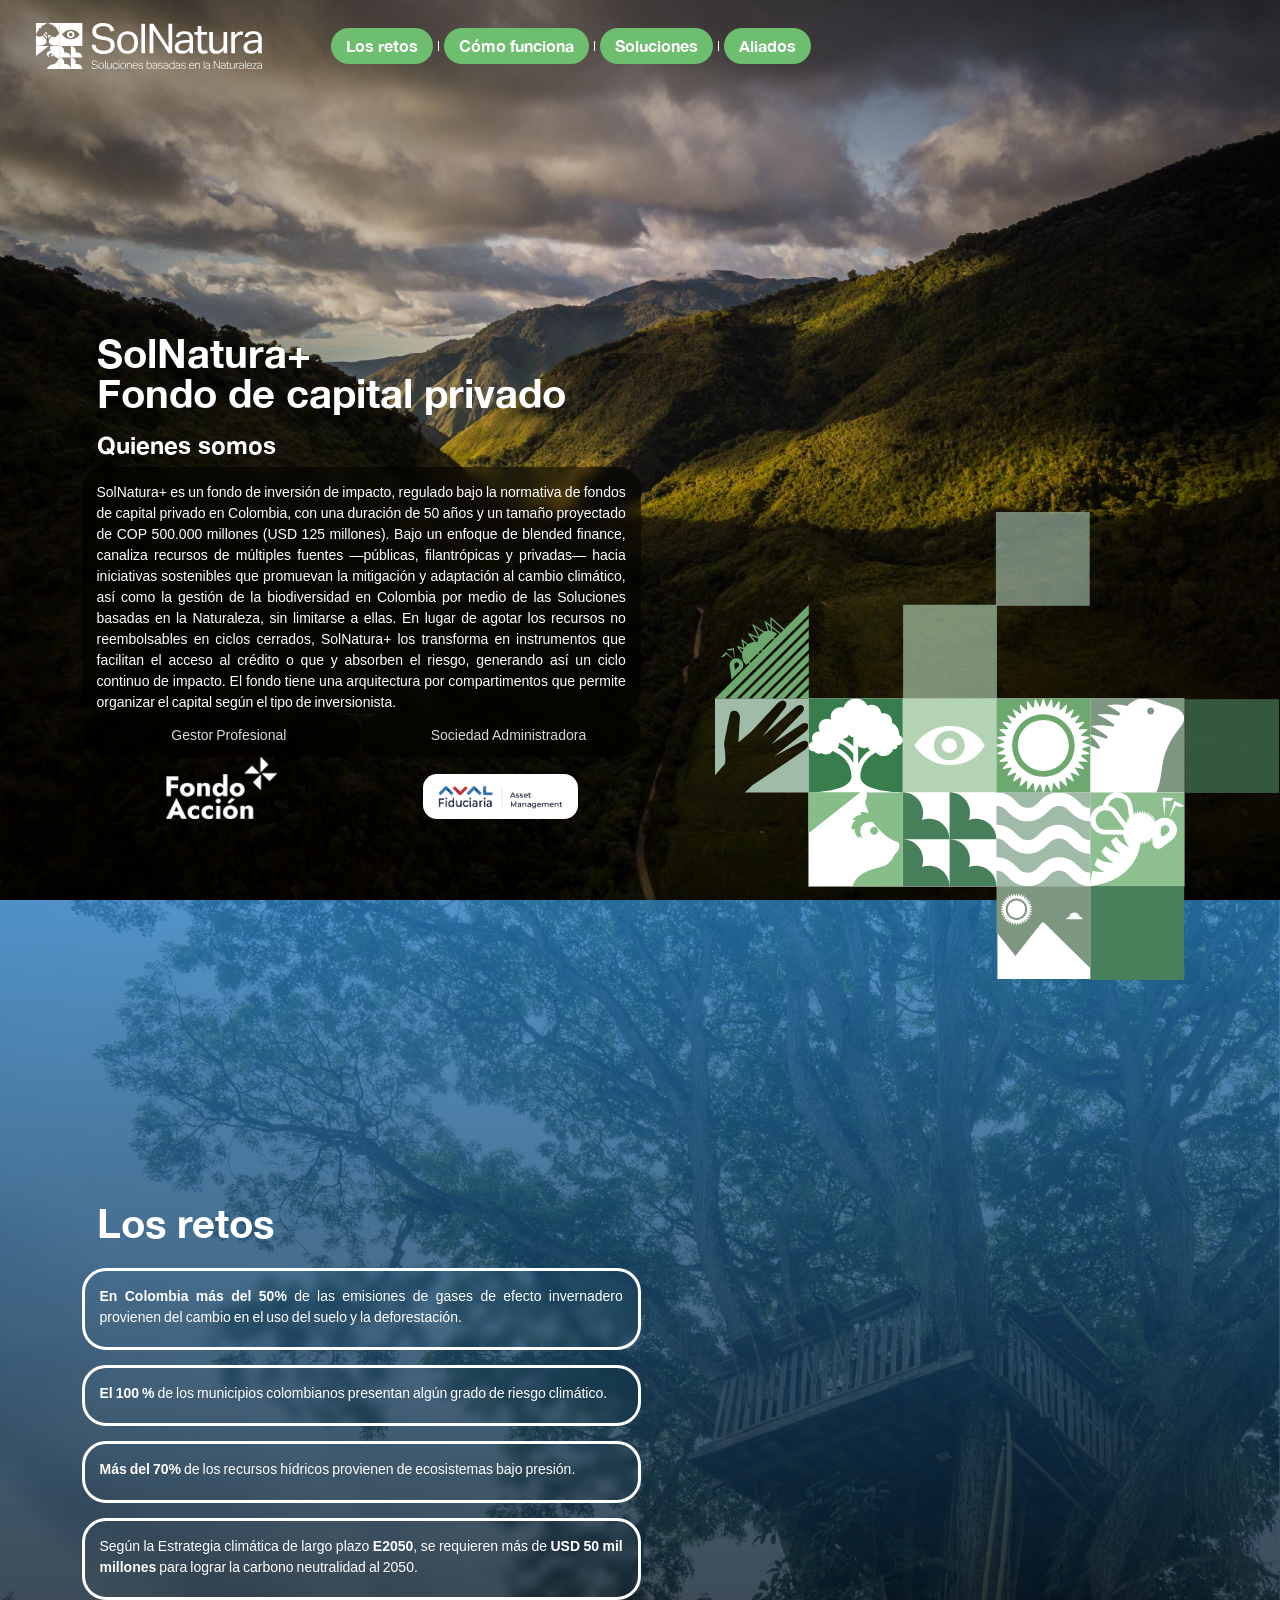
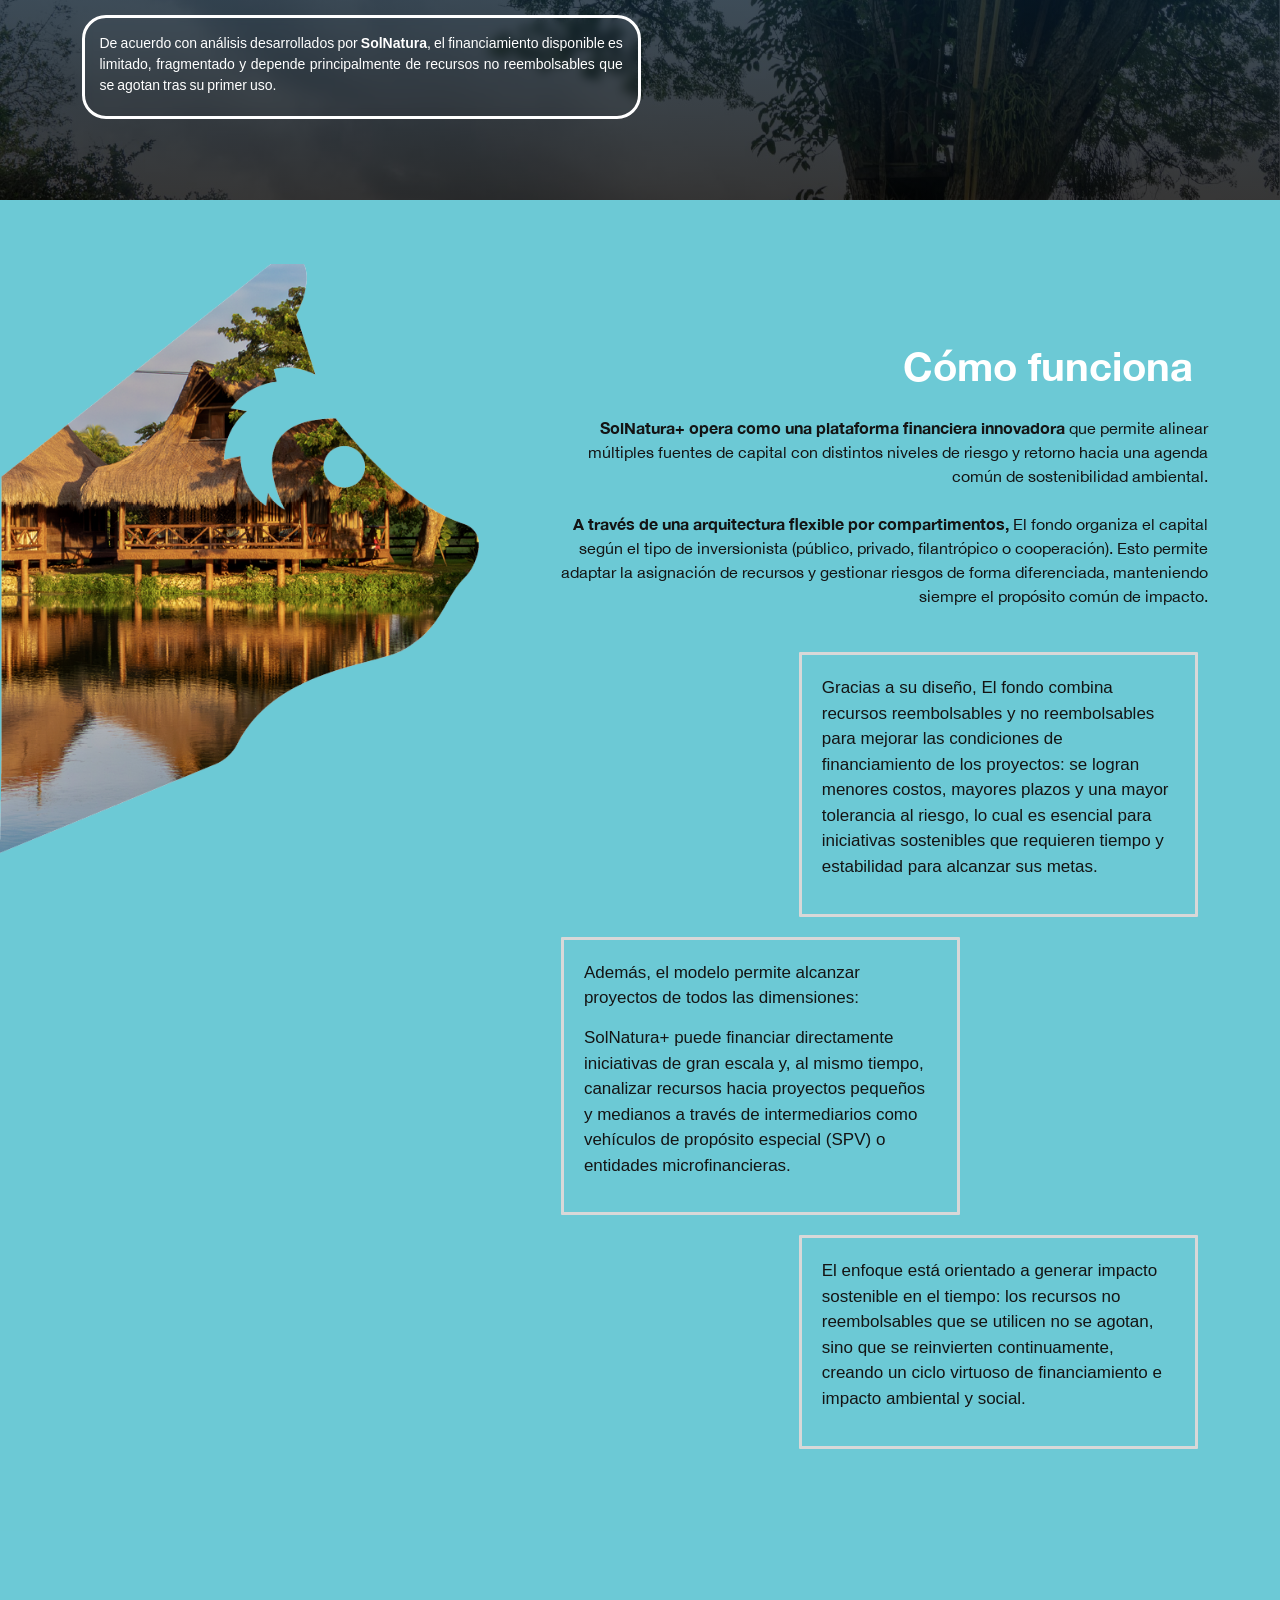
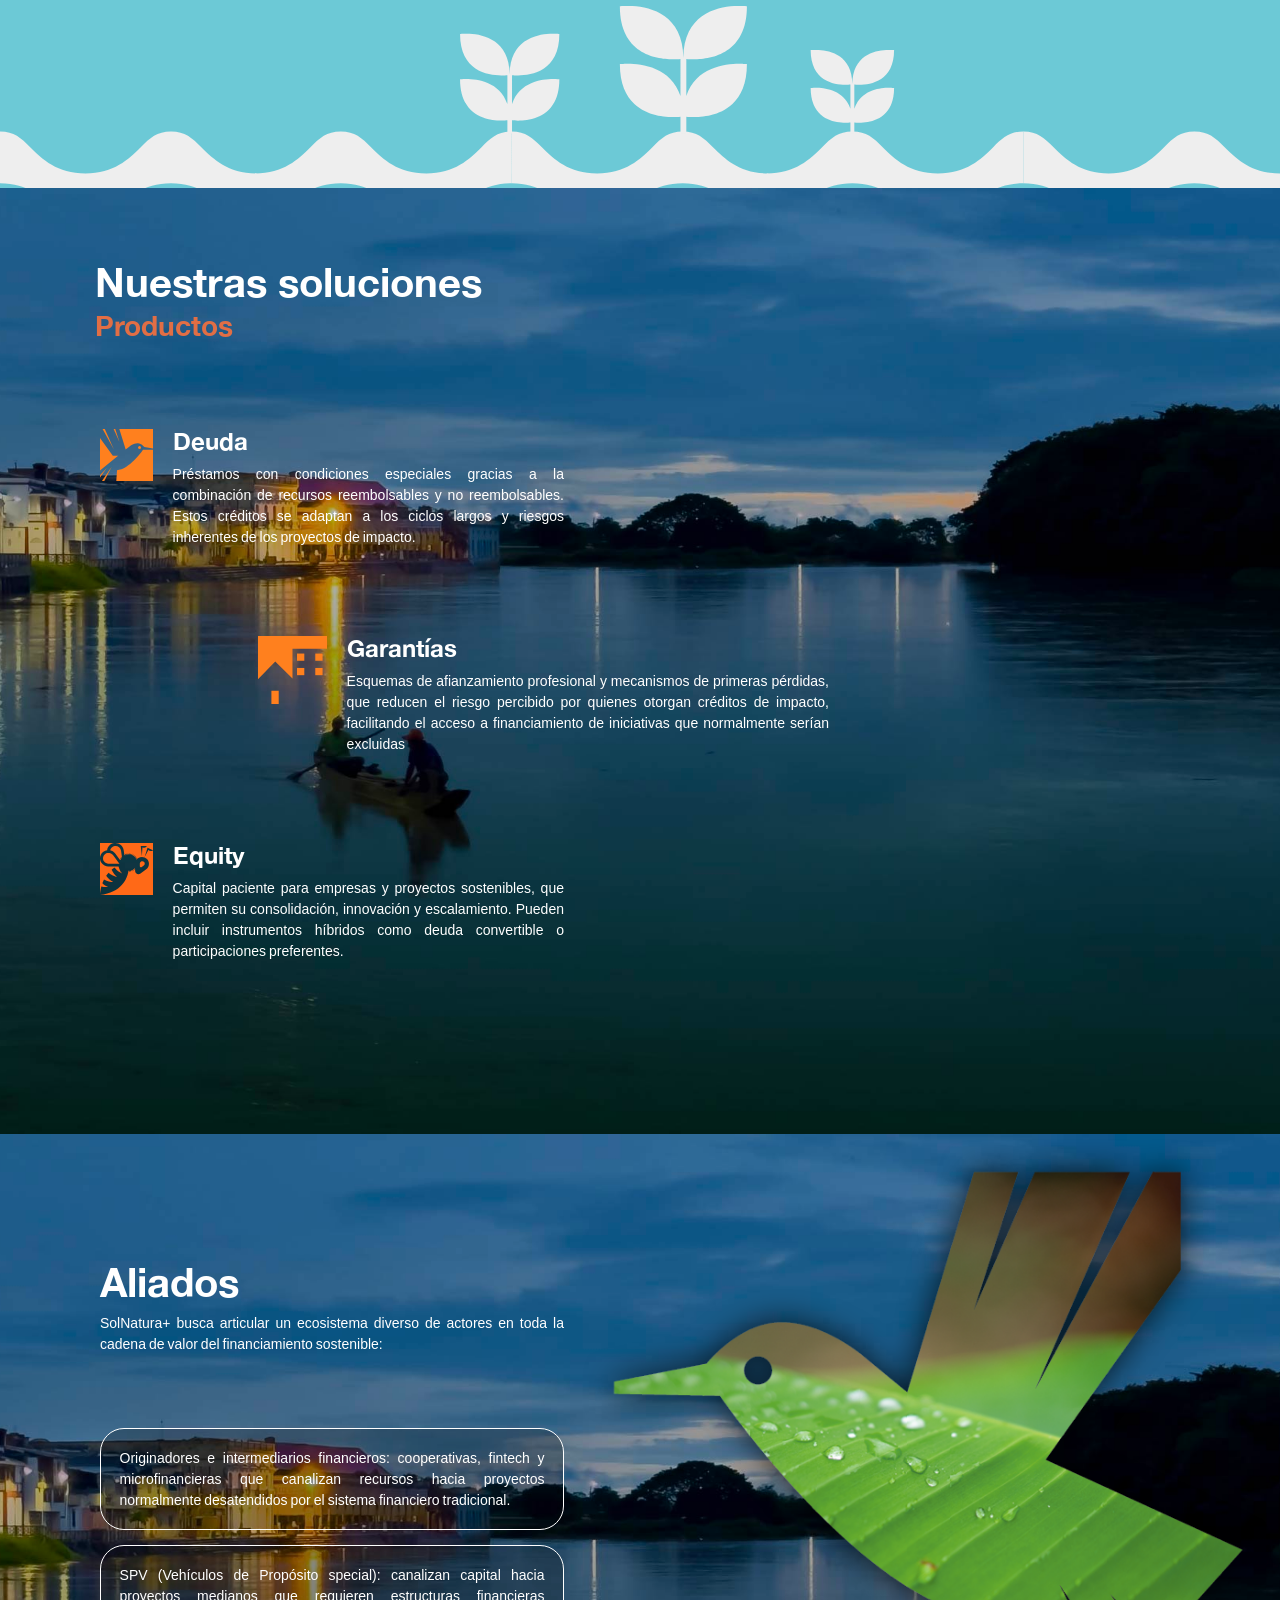
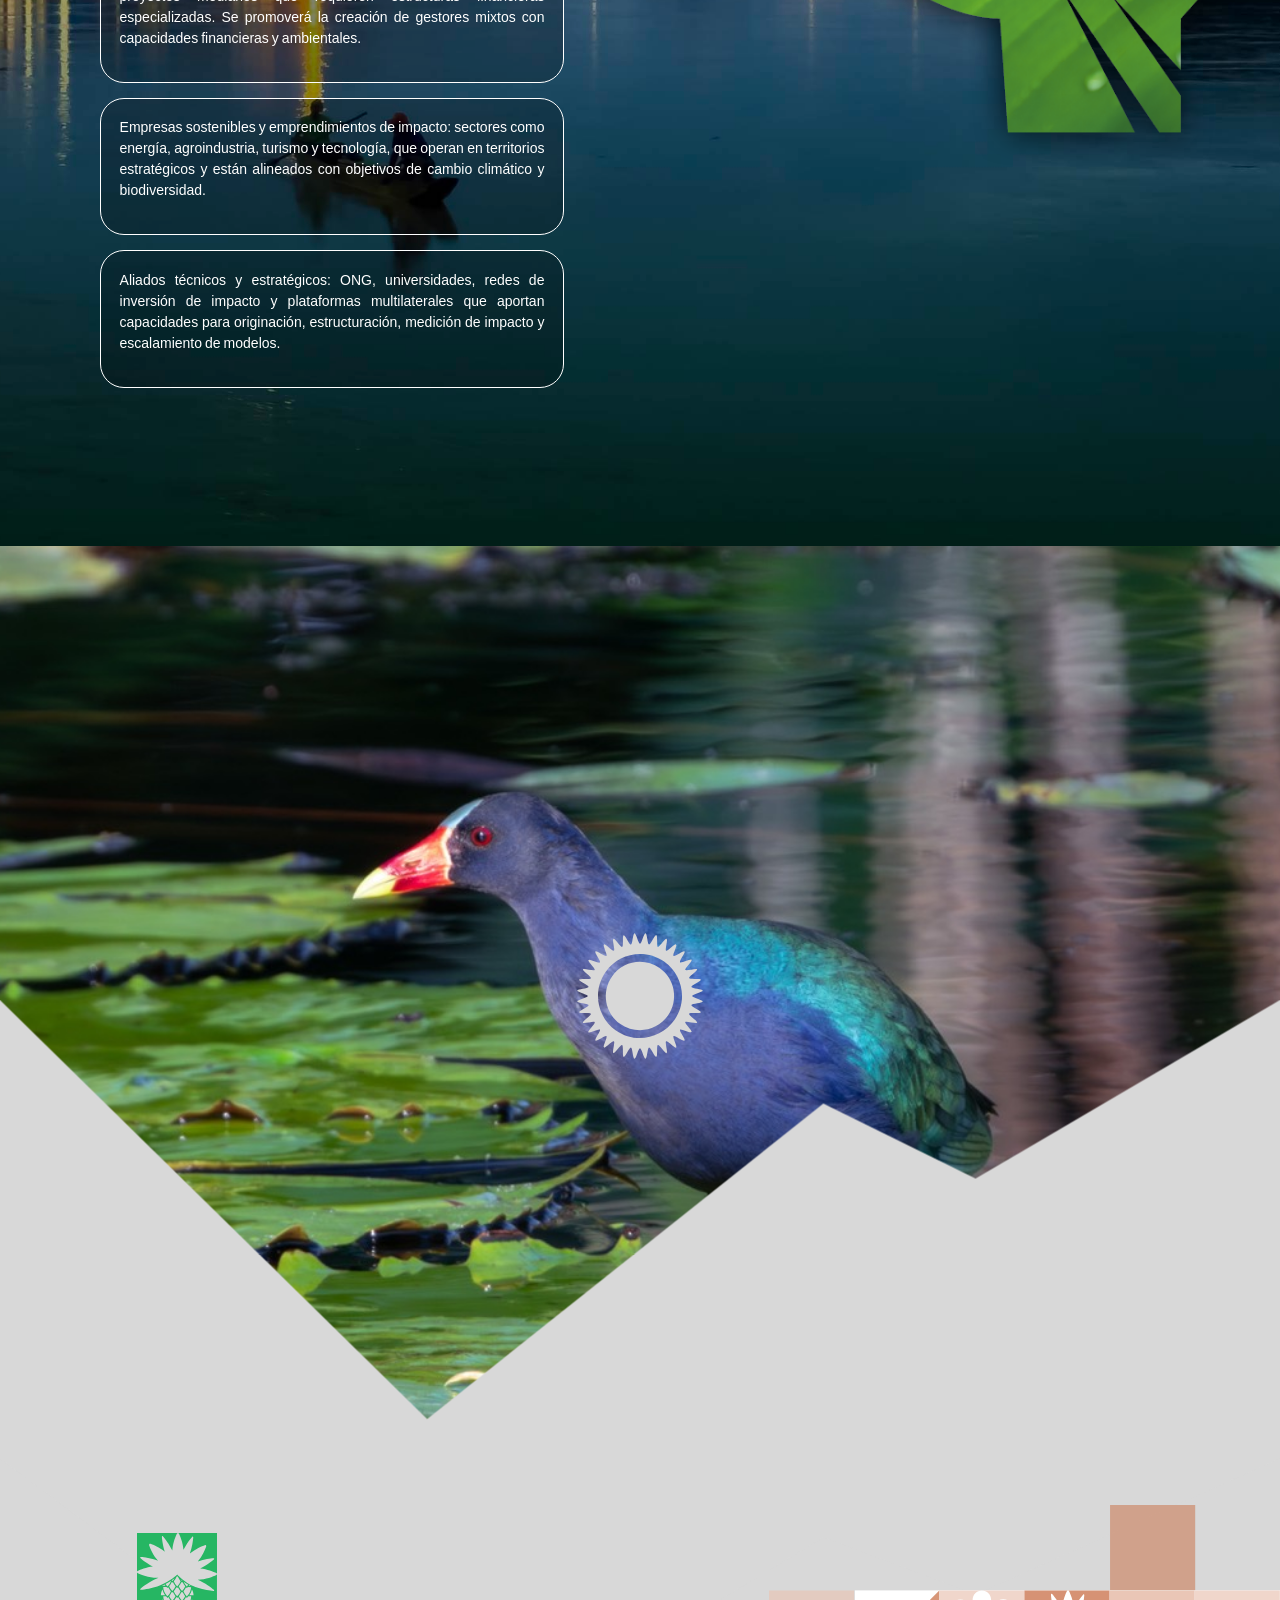
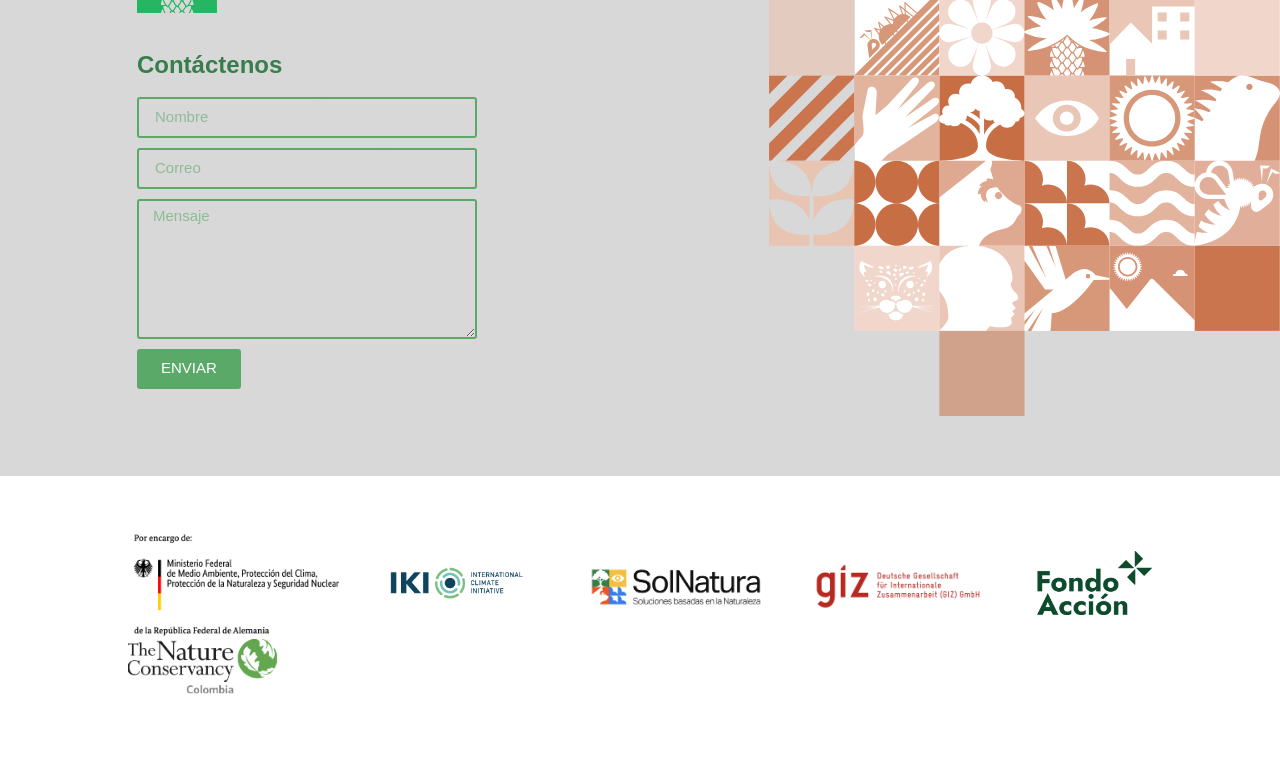
<file: clon-solnatura/fondo-capital-privado/index.html>
<!doctype html>
<html lang="es">
<head>
	<meta charset="UTF-8">
	<meta name="viewport" content="width=device-width, initial-scale=1">
	<link rel="profile" href="https://gmpg.org/xfn/11">
	<meta name='robots' content='index, follow, max-image-preview:large, max-snippet:-1, max-video-preview:-1' />

	<!-- This site is optimized with the Yoast SEO plugin v27.9 - https://yoast.com/product/yoast-seo-wordpress/ -->
	<title>Fondo de capital privado - Sol Natura</title>
	<link rel="canonical" href="https://solnatura.co/fondo-de-capital-privado/" />
	<meta property="og:locale" content="es_ES" />
	<meta property="og:type" content="article" />
	<meta property="og:title" content="Fondo de capital privado - Sol Natura" />
	<meta property="og:description" content="SolNatura+ Fondo de capital privado Quienes somos SolNatura+ es un fondo de inversión de impacto, regulado bajo la normativa de fondos de capital privado en Colombia, con una duración de 50 años y un tamaño proyectado de COP 500.000 millones (USD 125 millones). Bajo un enfoque de blended finance, canaliza recursos de múltiples fuentes —públicas, [&hellip;]" />
	<meta property="og:url" content="https://solnatura.co/fondo-de-capital-privado/" />
	<meta property="og:site_name" content="Sol Natura" />
	<meta property="article:modified_time" content="2026-04-15T15:04:28+00:00" />
	<meta property="og:image" content="assets/solnatura_co_wp_content_uploads_2026_04_Logo_FA_Blanco_PNG_png.png" />
	<meta property="og:image:width" content="2479" />
	<meta property="og:image:height" content="1381" />
	<meta property="og:image:type" content="image/png" />
	<meta name="twitter:card" content="summary_large_image" />
	<meta name="twitter:label1" content="Tiempo de lectura" />
	<meta name="twitter:data1" content="6 minutos" />
	<script type="application/ld+json" class="yoast-schema-graph">{"@context":"https:\/\/schema.org","@graph":[{"@type":"WebPage","@id":"https:\/\/solnatura.co\/fondo-de-capital-privado\/","url":"https:\/\/solnatura.co\/fondo-de-capital-privado\/","name":"Fondo de capital privado - Sol Natura","isPartOf":{"@id":"https:\/\/solnatura.co\/#website"},"primaryImageOfPage":{"@id":"https:\/\/solnatura.co\/fondo-de-capital-privado\/#primaryimage"},"image":{"@id":"https:\/\/solnatura.co\/fondo-de-capital-privado\/#primaryimage"},"thumbnailUrl":"https:\/\/solnatura.co\/wp-content\/uploads\/2026\/04\/Logo-FA-Blanco-PNG-1024x570.png","datePublished":"2024-09-30T01:21:15+00:00","dateModified":"2026-04-15T15:04:28+00:00","breadcrumb":{"@id":"https:\/\/solnatura.co\/fondo-de-capital-privado\/#breadcrumb"},"inLanguage":"es","potentialAction":[{"@type":"ReadAction","target":["https:\/\/solnatura.co\/fondo-de-capital-privado\/"]}]},{"@type":"ImageObject","inLanguage":"es","@id":"https:\/\/solnatura.co\/fondo-de-capital-privado\/#primaryimage","url":"https:\/\/solnatura.co\/wp-content\/uploads\/2026\/04\/Logo-FA-Blanco-PNG.png","contentUrl":"https:\/\/solnatura.co\/wp-content\/uploads\/2026\/04\/Logo-FA-Blanco-PNG.png","width":2479,"height":1381},{"@type":"BreadcrumbList","@id":"https:\/\/solnatura.co\/fondo-de-capital-privado\/#breadcrumb","itemListElement":[{"@type":"ListItem","position":1,"name":"Inicio","item":"https:\/\/solnatura.co\/"},{"@type":"ListItem","position":2,"name":"Fondo de capital privado"}]},{"@type":"WebSite","@id":"https:\/\/solnatura.co\/#website","url":"https:\/\/solnatura.co\/","name":"Sol Natura","description":"","potentialAction":[{"@type":"SearchAction","target":{"@type":"EntryPoint","urlTemplate":"https:\/\/solnatura.co\/?s={search_term_string}"},"query-input":{"@type":"PropertyValueSpecification","valueRequired":true,"valueName":"search_term_string"}}],"inLanguage":"es"}]}</script>
	<!-- / Yoast SEO plugin. -->


<link rel='dns-prefetch' href='//www.googletagmanager.com' />
<link rel="alternate" type="application/rss+xml" title="Sol Natura &raquo; Feed" href="https://solnatura.co/feed/" />
<link rel="alternate" type="application/rss+xml" title="Sol Natura &raquo; Feed de los comentarios" href="https://solnatura.co/comments/feed/" />
<link rel="alternate" title="oEmbed (JSON)" type="application/json+oembed" href="https://solnatura.co/wp-json/oembed/1.0/embed?url=https%3A%2F%2Fsolnatura.co%2Ffondo-de-capital-privado%2F" />
<link rel="alternate" title="oEmbed (XML)" type="text/xml+oembed" href="https://solnatura.co/wp-json/oembed/1.0/embed?url=https%3A%2F%2Fsolnatura.co%2Ffondo-de-capital-privado%2F&#038;format=xml" />
<style id="wp-img-auto-sizes-contain-inline-css">
img:is([sizes=auto i],[sizes^="auto," i]){contain-intrinsic-size:3000px 1500px}
/*# sourceURL=wp-img-auto-sizes-contain-inline-css */
</style>
<style id="wp-emoji-styles-inline-css">

	img.wp-smiley, img.emoji {
		display: inline !important;
		border: none !important;
		box-shadow: none !important;
		height: 1em !important;
		width: 1em !important;
		margin: 0 0.07em !important;
		vertical-align: -0.1em !important;
		background: none !important;
		padding: 0 !important;
	}
/*# sourceURL=wp-emoji-styles-inline-css */
</style>
<style id="global-styles-inline-css">
:root{--wp--preset--aspect-ratio--square: 1;--wp--preset--aspect-ratio--4-3: 4/3;--wp--preset--aspect-ratio--3-4: 3/4;--wp--preset--aspect-ratio--3-2: 3/2;--wp--preset--aspect-ratio--2-3: 2/3;--wp--preset--aspect-ratio--16-9: 16/9;--wp--preset--aspect-ratio--9-16: 9/16;--wp--preset--color--black: #000000;--wp--preset--color--cyan-bluish-gray: #abb8c3;--wp--preset--color--white: #ffffff;--wp--preset--color--pale-pink: #f78da7;--wp--preset--color--vivid-red: #cf2e2e;--wp--preset--color--luminous-vivid-orange: #ff6900;--wp--preset--color--luminous-vivid-amber: #fcb900;--wp--preset--color--light-green-cyan: #7bdcb5;--wp--preset--color--vivid-green-cyan: #00d084;--wp--preset--color--pale-cyan-blue: #8ed1fc;--wp--preset--color--vivid-cyan-blue: #0693e3;--wp--preset--color--vivid-purple: #9b51e0;--wp--preset--gradient--vivid-cyan-blue-to-vivid-purple: linear-gradient(135deg,rgb(6,147,227) 0%,rgb(155,81,224) 100%);--wp--preset--gradient--light-green-cyan-to-vivid-green-cyan: linear-gradient(135deg,rgb(122,220,180) 0%,rgb(0,208,130) 100%);--wp--preset--gradient--luminous-vivid-amber-to-luminous-vivid-orange: linear-gradient(135deg,rgb(252,185,0) 0%,rgb(255,105,0) 100%);--wp--preset--gradient--luminous-vivid-orange-to-vivid-red: linear-gradient(135deg,rgb(255,105,0) 0%,rgb(207,46,46) 100%);--wp--preset--gradient--very-light-gray-to-cyan-bluish-gray: linear-gradient(135deg,rgb(238,238,238) 0%,rgb(169,184,195) 100%);--wp--preset--gradient--cool-to-warm-spectrum: linear-gradient(135deg,rgb(74,234,220) 0%,rgb(151,120,209) 20%,rgb(207,42,186) 40%,rgb(238,44,130) 60%,rgb(251,105,98) 80%,rgb(254,248,76) 100%);--wp--preset--gradient--blush-light-purple: linear-gradient(135deg,rgb(255,206,236) 0%,rgb(152,150,240) 100%);--wp--preset--gradient--blush-bordeaux: linear-gradient(135deg,rgb(254,205,165) 0%,rgb(254,45,45) 50%,rgb(107,0,62) 100%);--wp--preset--gradient--luminous-dusk: linear-gradient(135deg,rgb(255,203,112) 0%,rgb(199,81,192) 50%,rgb(65,88,208) 100%);--wp--preset--gradient--pale-ocean: linear-gradient(135deg,rgb(255,245,203) 0%,rgb(182,227,212) 50%,rgb(51,167,181) 100%);--wp--preset--gradient--electric-grass: linear-gradient(135deg,rgb(202,248,128) 0%,rgb(113,206,126) 100%);--wp--preset--gradient--midnight: linear-gradient(135deg,rgb(2,3,129) 0%,rgb(40,116,252) 100%);--wp--preset--font-size--small: 13px;--wp--preset--font-size--medium: 20px;--wp--preset--font-size--large: 36px;--wp--preset--font-size--x-large: 42px;--wp--preset--spacing--20: 0.44rem;--wp--preset--spacing--30: 0.67rem;--wp--preset--spacing--40: 1rem;--wp--preset--spacing--50: 1.5rem;--wp--preset--spacing--60: 2.25rem;--wp--preset--spacing--70: 3.38rem;--wp--preset--spacing--80: 5.06rem;--wp--preset--shadow--natural: 6px 6px 9px rgba(0, 0, 0, 0.2);--wp--preset--shadow--deep: 12px 12px 50px rgba(0, 0, 0, 0.4);--wp--preset--shadow--sharp: 6px 6px 0px rgba(0, 0, 0, 0.2);--wp--preset--shadow--outlined: 6px 6px 0px -3px rgb(255, 255, 255), 6px 6px rgb(0, 0, 0);--wp--preset--shadow--crisp: 6px 6px 0px rgb(0, 0, 0);}:root { --wp--style--global--content-size: 800px;--wp--style--global--wide-size: 1200px; }:where(body) { margin: 0; }.wp-site-blocks > .alignleft { float: left; margin-right: 2em; }.wp-site-blocks > .alignright { float: right; margin-left: 2em; }.wp-site-blocks > .aligncenter { justify-content: center; margin-left: auto; margin-right: auto; }:where(.wp-site-blocks) > * { margin-block-start: 24px; margin-block-end: 0; }:where(.wp-site-blocks) > :first-child { margin-block-start: 0; }:where(.wp-site-blocks) > :last-child { margin-block-end: 0; }:root { --wp--style--block-gap: 24px; }:root :where(.is-layout-flow) > :first-child{margin-block-start: 0;}:root :where(.is-layout-flow) > :last-child{margin-block-end: 0;}:root :where(.is-layout-flow) > *{margin-block-start: 24px;margin-block-end: 0;}:root :where(.is-layout-constrained) > :first-child{margin-block-start: 0;}:root :where(.is-layout-constrained) > :last-child{margin-block-end: 0;}:root :where(.is-layout-constrained) > *{margin-block-start: 24px;margin-block-end: 0;}:root :where(.is-layout-flex){gap: 24px;}:root :where(.is-layout-grid){gap: 24px;}.is-layout-flow > .alignleft{float: left;margin-inline-start: 0;margin-inline-end: 2em;}.is-layout-flow > .alignright{float: right;margin-inline-start: 2em;margin-inline-end: 0;}.is-layout-flow > .aligncenter{margin-left: auto !important;margin-right: auto !important;}.is-layout-constrained > .alignleft{float: left;margin-inline-start: 0;margin-inline-end: 2em;}.is-layout-constrained > .alignright{float: right;margin-inline-start: 2em;margin-inline-end: 0;}.is-layout-constrained > .aligncenter{margin-left: auto !important;margin-right: auto !important;}.is-layout-constrained > :where(:not(.alignleft):not(.alignright):not(.alignfull)){max-width: var(--wp--style--global--content-size);margin-left: auto !important;margin-right: auto !important;}.is-layout-constrained > .alignwide{max-width: var(--wp--style--global--wide-size);}body .is-layout-flex{display: flex;}.is-layout-flex{flex-wrap: wrap;align-items: center;}.is-layout-flex > :is(*, div){margin: 0;}body .is-layout-grid{display: grid;}.is-layout-grid > :is(*, div){margin: 0;}body{padding-top: 0px;padding-right: 0px;padding-bottom: 0px;padding-left: 0px;}:root :where(.wp-element-button, .wp-block-button__link){background-color: #32373c;border-width: 0;color: #fff;font-family: inherit;font-size: inherit;font-style: inherit;font-weight: inherit;letter-spacing: inherit;line-height: inherit;padding-top: calc(0.667em + 2px);padding-right: calc(1.333em + 2px);padding-bottom: calc(0.667em + 2px);padding-left: calc(1.333em + 2px);text-decoration: none;text-transform: inherit;}.has-black-color{color: var(--wp--preset--color--black) !important;}.has-cyan-bluish-gray-color{color: var(--wp--preset--color--cyan-bluish-gray) !important;}.has-white-color{color: var(--wp--preset--color--white) !important;}.has-pale-pink-color{color: var(--wp--preset--color--pale-pink) !important;}.has-vivid-red-color{color: var(--wp--preset--color--vivid-red) !important;}.has-luminous-vivid-orange-color{color: var(--wp--preset--color--luminous-vivid-orange) !important;}.has-luminous-vivid-amber-color{color: var(--wp--preset--color--luminous-vivid-amber) !important;}.has-light-green-cyan-color{color: var(--wp--preset--color--light-green-cyan) !important;}.has-vivid-green-cyan-color{color: var(--wp--preset--color--vivid-green-cyan) !important;}.has-pale-cyan-blue-color{color: var(--wp--preset--color--pale-cyan-blue) !important;}.has-vivid-cyan-blue-color{color: var(--wp--preset--color--vivid-cyan-blue) !important;}.has-vivid-purple-color{color: var(--wp--preset--color--vivid-purple) !important;}.has-black-background-color{background-color: var(--wp--preset--color--black) !important;}.has-cyan-bluish-gray-background-color{background-color: var(--wp--preset--color--cyan-bluish-gray) !important;}.has-white-background-color{background-color: var(--wp--preset--color--white) !important;}.has-pale-pink-background-color{background-color: var(--wp--preset--color--pale-pink) !important;}.has-vivid-red-background-color{background-color: var(--wp--preset--color--vivid-red) !important;}.has-luminous-vivid-orange-background-color{background-color: var(--wp--preset--color--luminous-vivid-orange) !important;}.has-luminous-vivid-amber-background-color{background-color: var(--wp--preset--color--luminous-vivid-amber) !important;}.has-light-green-cyan-background-color{background-color: var(--wp--preset--color--light-green-cyan) !important;}.has-vivid-green-cyan-background-color{background-color: var(--wp--preset--color--vivid-green-cyan) !important;}.has-pale-cyan-blue-background-color{background-color: var(--wp--preset--color--pale-cyan-blue) !important;}.has-vivid-cyan-blue-background-color{background-color: var(--wp--preset--color--vivid-cyan-blue) !important;}.has-vivid-purple-background-color{background-color: var(--wp--preset--color--vivid-purple) !important;}.has-black-border-color{border-color: var(--wp--preset--color--black) !important;}.has-cyan-bluish-gray-border-color{border-color: var(--wp--preset--color--cyan-bluish-gray) !important;}.has-white-border-color{border-color: var(--wp--preset--color--white) !important;}.has-pale-pink-border-color{border-color: var(--wp--preset--color--pale-pink) !important;}.has-vivid-red-border-color{border-color: var(--wp--preset--color--vivid-red) !important;}.has-luminous-vivid-orange-border-color{border-color: var(--wp--preset--color--luminous-vivid-orange) !important;}.has-luminous-vivid-amber-border-color{border-color: var(--wp--preset--color--luminous-vivid-amber) !important;}.has-light-green-cyan-border-color{border-color: var(--wp--preset--color--light-green-cyan) !important;}.has-vivid-green-cyan-border-color{border-color: var(--wp--preset--color--vivid-green-cyan) !important;}.has-pale-cyan-blue-border-color{border-color: var(--wp--preset--color--pale-cyan-blue) !important;}.has-vivid-cyan-blue-border-color{border-color: var(--wp--preset--color--vivid-cyan-blue) !important;}.has-vivid-purple-border-color{border-color: var(--wp--preset--color--vivid-purple) !important;}.has-vivid-cyan-blue-to-vivid-purple-gradient-background{background: var(--wp--preset--gradient--vivid-cyan-blue-to-vivid-purple) !important;}.has-light-green-cyan-to-vivid-green-cyan-gradient-background{background: var(--wp--preset--gradient--light-green-cyan-to-vivid-green-cyan) !important;}.has-luminous-vivid-amber-to-luminous-vivid-orange-gradient-background{background: var(--wp--preset--gradient--luminous-vivid-amber-to-luminous-vivid-orange) !important;}.has-luminous-vivid-orange-to-vivid-red-gradient-background{background: var(--wp--preset--gradient--luminous-vivid-orange-to-vivid-red) !important;}.has-very-light-gray-to-cyan-bluish-gray-gradient-background{background: var(--wp--preset--gradient--very-light-gray-to-cyan-bluish-gray) !important;}.has-cool-to-warm-spectrum-gradient-background{background: var(--wp--preset--gradient--cool-to-warm-spectrum) !important;}.has-blush-light-purple-gradient-background{background: var(--wp--preset--gradient--blush-light-purple) !important;}.has-blush-bordeaux-gradient-background{background: var(--wp--preset--gradient--blush-bordeaux) !important;}.has-luminous-dusk-gradient-background{background: var(--wp--preset--gradient--luminous-dusk) !important;}.has-pale-ocean-gradient-background{background: var(--wp--preset--gradient--pale-ocean) !important;}.has-electric-grass-gradient-background{background: var(--wp--preset--gradient--electric-grass) !important;}.has-midnight-gradient-background{background: var(--wp--preset--gradient--midnight) !important;}.has-small-font-size{font-size: var(--wp--preset--font-size--small) !important;}.has-medium-font-size{font-size: var(--wp--preset--font-size--medium) !important;}.has-large-font-size{font-size: var(--wp--preset--font-size--large) !important;}.has-x-large-font-size{font-size: var(--wp--preset--font-size--x-large) !important;}
:root :where(.wp-block-icon svg){width: 24px;}
:root :where(.wp-block-pullquote){font-size: 1.5em;line-height: 1.6;}
/*# sourceURL=global-styles-inline-css */
</style>
<link rel='stylesheet' id='hello-elementor-css' href='assets/solnatura_co_wp_content_themes_hello_elementor_assets_css_reset_css.css' media='all' />
<link rel='stylesheet' id='hello-elementor-theme-style-css' href='assets/solnatura_co_wp_content_themes_hello_elementor_assets_css_theme_css.css' media='all' />
<link rel='stylesheet' id='hello-elementor-header-footer-css' href='assets/solnatura_co_wp_content_themes_hello_elementor_assets_css_header_footer_css.css' media='all' />
<link rel='stylesheet' id='elementor-frontend-css' href='assets/solnatura_co_wp_content_plugins_elementor_assets_css_frontend_min_css.css' media='all' />
<link rel='stylesheet' id='elementor-post-6-css' href='assets/solnatura_co_wp_content_uploads_elementor_css_post_6_css.css' media='all' />
<link rel='stylesheet' id='widget-image-css' href='assets/solnatura_co_wp_content_plugins_elementor_assets_css_widget_image_min_css.css' media='all' />
<link rel='stylesheet' id='widget-nav-menu-css' href='assets/solnatura_co_wp_content_plugins_elementor_pro_assets_css_widget_nav_menu_min_css.css' media='all' />
<link rel='stylesheet' id='widget-heading-css' href='assets/solnatura_co_wp_content_plugins_elementor_assets_css_widget_heading_min_css.css' media='all' />
<link rel='stylesheet' id='widget-form-css' href='assets/solnatura_co_wp_content_plugins_elementor_pro_assets_css_widget_form_min_css.css' media='all' />
<link rel='stylesheet' id='e-motion-fx-css' href='assets/solnatura_co_wp_content_plugins_elementor_pro_assets_css_modules_motion_fx_min_c.css' media='all' />
<link rel='stylesheet' id='e-shapes-css' href='assets/solnatura_co_wp_content_plugins_elementor_assets_css_conditionals_shapes_min_css.css' media='all' />
<link rel='stylesheet' id='e-animation-grow-css' href='assets/solnatura_co_wp_content_plugins_elementor_assets_lib_animations_styles_e_animati.css' media='all' />
<link rel='stylesheet' id='e-animation-fadeIn-css' href='assets/solnatura_co_wp_content_plugins_elementor_assets_lib_animations_styles_fadeIn_mi.css' media='all' />
<link rel='stylesheet' id='elementor-post-186-css' href='assets/solnatura_co_wp_content_uploads_elementor_css_post_186_css.css' media='all' />
<link rel='stylesheet' id='elementor-post-231-css' href='assets/solnatura_co_wp_content_uploads_elementor_css_post_231_css.css' media='all' />
<link rel='stylesheet' id='elementor-post-339-css' href='assets/solnatura_co_wp_content_uploads_elementor_css_post_339_css.css' media='all' />
<style id="elementor-pro-custom-fonts-inline-css">
@font-face {
	font-family: 'Helvetica Neue';
	font-style: normal;
	font-weight: bold;
	font-display: auto;
	src: url('assets/solnatura_co_wp_content_uploads_2024_09_HelveticaNeue_Bold_02_ttf.ttf') format('truetype');
}
@font-face {
	font-family: 'Helvetica Neue';
	font-style: normal;
	font-weight: 100;
	font-display: auto;
	src: url('assets/solnatura_co_wp_content_uploads_2024_09_HelveticaNeue_Light_08_ttf.ttf') format('truetype');
}
@font-face {
	font-family: 'Helvetica Neue';
	font-style: normal;
	font-weight: normal;
	font-display: auto;
	src: url('assets/solnatura_co_wp_content_uploads_2024_09_HelveticaNeue_01_ttf.ttf') format('truetype');
}

/*# sourceURL=elementor-pro-custom-fonts-inline-css */
</style>
<link rel='stylesheet' id='elementor-gf-local-roboto-css' href='assets/solnatura_co_wp_content_uploads_elementor_google_fonts_css_roboto_css.css' media='all' />
<link rel='stylesheet' id='elementor-gf-local-robotoslab-css' href='assets/solnatura_co_wp_content_uploads_elementor_google_fonts_css_robotoslab_css.css' media='all' />
<script id="jquery-core-js" src="assets/solnatura_co_wp_includes_js_jquery_jquery_min_js.js"></script>
<script id="jquery-migrate-js" src="assets/solnatura_co_wp_includes_js_jquery_jquery_migrate_min_js.js"></script>

<!-- Fragmento de código de la etiqueta de Google (gtag.js) añadida por Site Kit -->
<!-- Fragmento de código de Google Analytics añadido por Site Kit -->
<script id="google_gtagjs-js" src="https://www.googletagmanager.com/gtag/js?id=GT-TB64S3MV" async></script>
<script id="google_gtagjs-js-after">
window.dataLayer = window.dataLayer || [];function gtag(){dataLayer.push(arguments);}
gtag("set","linker",{"domains":["solnatura.co"]});
gtag("js", new Date());
gtag("set", "developer_id.dZTNiMT", true);
gtag("config", "GT-TB64S3MV");
 window._googlesitekit = window._googlesitekit || {}; window._googlesitekit.throttledEvents = []; window._googlesitekit.gtagEvent = (name, data) => { var key = JSON.stringify( { name, data } ); if ( !! window._googlesitekit.throttledEvents[ key ] ) { return; } window._googlesitekit.throttledEvents[ key ] = true; setTimeout( () => { delete window._googlesitekit.throttledEvents[ key ]; }, 5 ); gtag( "event", name, { ...data, event_source: "site-kit" } ); }; 
//# sourceURL=google_gtagjs-js-after
</script>
<link rel="https://api.w.org/" href="https://solnatura.co/wp-json/" /><link rel="alternate" title="JSON" type="application/json" href="https://solnatura.co/wp-json/wp/v2/pages/186" /><link rel="EditURI" type="application/rsd+xml" title="RSD" href="https://solnatura.co/xmlrpc.php?rsd" />
<meta name="generator" content="WordPress 7.0" />
<link rel='shortlink' href='https://solnatura.co/?p=186' />
<meta name="generator" content="Site Kit by Google 1.182.0" /><meta name="generator" content="Elementor 4.1.4; features: e_font_icon_svg, additional_custom_breakpoints; settings: css_print_method-external, google_font-enabled, font_display-swap">
<meta name="google-site-verification" content="1HXD1RAZig80--9MsZOC6NYVbHzjzEEzB_sFXK8OTuk" />
			<style>
				.e-con.e-parent:nth-of-type(n+4):not(.e-lazyloaded):not(.e-no-lazyload),
				.e-con.e-parent:nth-of-type(n+4):not(.e-lazyloaded):not(.e-no-lazyload) * {
					background-image: none !important;
				}
				@media screen and (max-height: 1024px) {
					.e-con.e-parent:nth-of-type(n+3):not(.e-lazyloaded):not(.e-no-lazyload),
					.e-con.e-parent:nth-of-type(n+3):not(.e-lazyloaded):not(.e-no-lazyload) * {
						background-image: none !important;
					}
				}
				@media screen and (max-height: 640px) {
					.e-con.e-parent:nth-of-type(n+2):not(.e-lazyloaded):not(.e-no-lazyload),
					.e-con.e-parent:nth-of-type(n+2):not(.e-lazyloaded):not(.e-no-lazyload) * {
						background-image: none !important;
					}
				}
			</style>
			<link rel="icon" href="assets/solnatura_co_wp_content_uploads_2024_10_cropped_Asset_1_8_32x32_png.png" sizes="32x32" />
<link rel="icon" href="assets/solnatura_co_wp_content_uploads_2024_10_cropped_Asset_1_8_192x192_png.png" sizes="192x192" />
<link rel="apple-touch-icon" href="assets/solnatura_co_wp_content_uploads_2024_10_cropped_Asset_1_8_180x180_png.png" />
<meta name="msapplication-TileImage" content="assets/solnatura_co_wp_content_uploads_2024_10_cropped_Asset_1_8_270x270_png.png" />
</head>
<body class="wp-singular page-template-default page page-id-186 page-parent wp-embed-responsive wp-theme-hello-elementor hello-elementor-default elementor-default elementor-kit-6 elementor-page elementor-page-186">


<a class="skip-link screen-reader-text" href="#content">Ir al contenido</a>

		<header data-elementor-type="header" data-elementor-id="231" class="elementor elementor-231 elementor-location-header" data-elementor-post-type="elementor_library">
					<section class="elementor-section elementor-top-section elementor-element elementor-element-07fb640 elementor-section-full_width elementor-section-stretched elementor-section-height-default elementor-section-height-default" data-id="07fb640" data-element_type="section" data-e-type="section" data-settings="{&quot;stretch_section&quot;:&quot;section-stretched&quot;}">
						<div class="elementor-container elementor-column-gap-default">
					<div class="elementor-column elementor-col-50 elementor-top-column elementor-element elementor-element-75d2ff1" data-id="75d2ff1" data-element_type="column" data-e-type="column">
			<div class="elementor-widget-wrap elementor-element-populated">
						<div class="elementor-element elementor-element-b27c3c8 elementor-widget elementor-widget-image" data-id="b27c3c8" data-element_type="widget" data-e-type="widget" data-widget_type="image.default">
				<div class="elementor-widget-container">
																<a href="/">
							<img width="564" height="116" src="assets/solnatura_co_wp_content_uploads_2024_09_Logo_svg.svg" class="attachment-large size-large wp-image-81" alt="" />								</a>
															</div>
				</div>
					</div>
		</div>
				<div class="elementor-column elementor-col-50 elementor-top-column elementor-element elementor-element-c2e823a" data-id="c2e823a" data-element_type="column" data-e-type="column">
			<div class="elementor-widget-wrap elementor-element-populated">
						<div class="elementor-element elementor-element-47132af elementor-nav-menu--stretch elementor-nav-menu__text-align-center elementor-widget-tablet__width-auto elementor-hidden-tablet elementor-hidden-mobile elementor-nav-menu--dropdown-tablet elementor-nav-menu--toggle elementor-nav-menu--burger elementor-widget elementor-widget-nav-menu" data-id="47132af" data-element_type="widget" data-e-type="widget" data-settings="{&quot;full_width&quot;:&quot;stretch&quot;,&quot;layout&quot;:&quot;horizontal&quot;,&quot;submenu_icon&quot;:{&quot;value&quot;:&quot;&lt;svg aria-hidden=\&quot;true\&quot; class=\&quot;e-font-icon-svg e-fas-caret-down\&quot; viewBox=\&quot;0 0 320 512\&quot; xmlns=\&quot;http:\/\/www.w3.org\/2000\/svg\&quot;&gt;&lt;path d=\&quot;M31.3 192h257.3c17.8 0 26.7 21.5 14.1 34.1L174.1 354.8c-7.8 7.8-20.5 7.8-28.3 0L17.2 226.1C4.6 213.5 13.5 192 31.3 192z\&quot;&gt;&lt;\/path&gt;&lt;\/svg&gt;&quot;,&quot;library&quot;:&quot;fa-solid&quot;},&quot;toggle&quot;:&quot;burger&quot;}" data-widget_type="nav-menu.default">
				<div class="elementor-widget-container">
								<nav aria-label="Menu" class="elementor-nav-menu--main elementor-nav-menu__container elementor-nav-menu--layout-horizontal e--pointer-none">
				<ul id="menu-1-47132af" class="elementor-nav-menu"><li class="menu-item menu-item-type-custom menu-item-object-custom menu-item-3628"><a href="#Retos" class="elementor-item elementor-item-anchor">Los retos</a></li>
<li class="menu-item menu-item-type-custom menu-item-object-custom menu-item-3632"><a href="#Como" class="elementor-item elementor-item-anchor">Cómo funciona</a></li>
<li class="menu-item menu-item-type-custom menu-item-object-custom menu-item-3633"><a href="#Soluciones" class="elementor-item elementor-item-anchor">Soluciones</a></li>
<li class="menu-item menu-item-type-custom menu-item-object-custom menu-item-3634"><a href="#Aliados" class="elementor-item elementor-item-anchor">Aliados</a></li>
</ul>			</nav>
					<div class="elementor-menu-toggle" role="button" tabindex="0" aria-label="Menu Toggle" aria-expanded="false">
			<svg aria-hidden="true" role="presentation" class="elementor-menu-toggle__icon--open e-font-icon-svg e-eicon-menu-bar" viewBox="0 0 1000 1000" xmlns="http://www.w3.org/2000/svg"><path d="M104 333H896C929 333 958 304 958 271S929 208 896 208H104C71 208 42 237 42 271S71 333 104 333ZM104 583H896C929 583 958 554 958 521S929 458 896 458H104C71 458 42 487 42 521S71 583 104 583ZM104 833H896C929 833 958 804 958 771S929 708 896 708H104C71 708 42 737 42 771S71 833 104 833Z"></path></svg><svg aria-hidden="true" role="presentation" class="elementor-menu-toggle__icon--close e-font-icon-svg e-eicon-close" viewBox="0 0 1000 1000" xmlns="http://www.w3.org/2000/svg"><path d="M742 167L500 408 258 167C246 154 233 150 217 150 196 150 179 158 167 167 154 179 150 196 150 212 150 229 154 242 171 254L408 500 167 742C138 771 138 800 167 829 196 858 225 858 254 829L496 587 738 829C750 842 767 846 783 846 800 846 817 842 829 829 842 817 846 804 846 783 846 767 842 750 829 737L588 500 833 258C863 229 863 200 833 171 804 137 775 137 742 167Z"></path></svg>		</div>
					<nav class="elementor-nav-menu--dropdown elementor-nav-menu__container" aria-hidden="true">
				<ul id="menu-2-47132af" class="elementor-nav-menu"><li class="menu-item menu-item-type-custom menu-item-object-custom menu-item-3628"><a href="#Retos" class="elementor-item elementor-item-anchor" tabindex="-1">Los retos</a></li>
<li class="menu-item menu-item-type-custom menu-item-object-custom menu-item-3632"><a href="#Como" class="elementor-item elementor-item-anchor" tabindex="-1">Cómo funciona</a></li>
<li class="menu-item menu-item-type-custom menu-item-object-custom menu-item-3633"><a href="#Soluciones" class="elementor-item elementor-item-anchor" tabindex="-1">Soluciones</a></li>
<li class="menu-item menu-item-type-custom menu-item-object-custom menu-item-3634"><a href="#Aliados" class="elementor-item elementor-item-anchor" tabindex="-1">Aliados</a></li>
</ul>			</nav>
						</div>
				</div>
				<div class="elementor-element elementor-element-8a0741b elementor-widget-tablet__width-inherit elementor-hidden-desktop elementor-view-default elementor-widget elementor-widget-icon" data-id="8a0741b" data-element_type="widget" data-e-type="widget" data-widget_type="icon.default">
				<div class="elementor-widget-container">
							<div class="elementor-icon-wrapper">
			<a class="elementor-icon" href="#elementor-action%3Aaction%3Dpopup%3Aopen%26settings%3DeyJpZCI6IjE5NTQiLCJ0b2dnbGUiOmZhbHNlfQ%3D%3D">
			<svg aria-hidden="true" class="e-font-icon-svg e-fas-bars" viewBox="0 0 448 512" xmlns="http://www.w3.org/2000/svg"><path d="M16 132h416c8.837 0 16-7.163 16-16V76c0-8.837-7.163-16-16-16H16C7.163 60 0 67.163 0 76v40c0 8.837 7.163 16 16 16zm0 160h416c8.837 0 16-7.163 16-16v-40c0-8.837-7.163-16-16-16H16c-8.837 0-16 7.163-16 16v40c0 8.837 7.163 16 16 16zm0 160h416c8.837 0 16-7.163 16-16v-40c0-8.837-7.163-16-16-16H16c-8.837 0-16 7.163-16 16v40c0 8.837 7.163 16 16 16z"></path></svg>			</a>
		</div>
						</div>
				</div>
					</div>
		</div>
					</div>
		</section>
				</header>
		
<main id="content" class="site-main post-186 page type-page status-publish hentry">

	
	<div class="page-content">
				<div data-elementor-type="wp-page" data-elementor-id="186" class="elementor elementor-186" data-elementor-post-type="page">
						<section class="elementor-section elementor-top-section elementor-element elementor-element-a5b0f56 elementor-section-full_width elementor-section-height-min-height elementor-section-stretched elementor-section-items-bottom elementor-section-height-default" data-id="a5b0f56" data-element_type="section" data-e-type="section" id="Top" data-settings="{&quot;stretch_section&quot;:&quot;section-stretched&quot;,&quot;background_background&quot;:&quot;classic&quot;}">
							<div class="elementor-background-overlay"></div>
							<div class="elementor-container elementor-column-gap-default">
					<div class="elementor-column elementor-col-100 elementor-top-column elementor-element elementor-element-6744116" data-id="6744116" data-element_type="column" data-e-type="column">
			<div class="elementor-widget-wrap elementor-element-populated">
						<section class="elementor-section elementor-inner-section elementor-element elementor-element-deaac6b elementor-section-full_width elementor-section-height-min-height elementor-section-height-default" data-id="deaac6b" data-element_type="section" data-e-type="section">
						<div class="elementor-container elementor-column-gap-default">
					<div class="elementor-column elementor-col-50 elementor-inner-column elementor-element elementor-element-b08e9b5" data-id="b08e9b5" data-element_type="column" data-e-type="column">
			<div class="elementor-widget-wrap elementor-element-populated">
						<section class="elementor-section elementor-inner-section elementor-element elementor-element-7541d19 elementor-section-boxed elementor-section-height-default elementor-section-height-default" data-id="7541d19" data-element_type="section" data-e-type="section">
						<div class="elementor-container elementor-column-gap-default">
					<div class="elementor-column elementor-col-100 elementor-inner-column elementor-element elementor-element-5ccf852" data-id="5ccf852" data-element_type="column" data-e-type="column">
			<div class="elementor-widget-wrap elementor-element-populated">
						<div class="elementor-element elementor-element-727d0e5 animated-slow elementor-invisible elementor-widget elementor-widget-heading" data-id="727d0e5" data-element_type="widget" data-e-type="widget" data-settings="{&quot;_animation&quot;:&quot;fadeIn&quot;,&quot;_animation_delay&quot;:300}" data-widget_type="heading.default">
				<div class="elementor-widget-container">
					<h1 class="elementor-heading-title elementor-size-default">SolNatura+</h1>				</div>
				</div>
				<div class="elementor-element elementor-element-b8bd535 animated-slow elementor-invisible elementor-widget elementor-widget-heading" data-id="b8bd535" data-element_type="widget" data-e-type="widget" data-settings="{&quot;_animation&quot;:&quot;fadeIn&quot;,&quot;_animation_delay&quot;:300}" data-widget_type="heading.default">
				<div class="elementor-widget-container">
					<h1 class="elementor-heading-title elementor-size-default">Fondo de capital privado</h1>				</div>
				</div>
				<div class="elementor-element elementor-element-43220a5 animated-slow elementor-invisible elementor-widget elementor-widget-heading" data-id="43220a5" data-element_type="widget" data-e-type="widget" data-settings="{&quot;_animation&quot;:&quot;fadeIn&quot;,&quot;_animation_delay&quot;:300}" data-widget_type="heading.default">
				<div class="elementor-widget-container">
					<h4 class="elementor-heading-title elementor-size-default">Quienes somos </h4>				</div>
				</div>
				<div class="elementor-element elementor-element-42dee2b animated-slow blur elementor-invisible elementor-widget elementor-widget-text-editor" data-id="42dee2b" data-element_type="widget" data-e-type="widget" data-settings="{&quot;_animation&quot;:&quot;fadeIn&quot;,&quot;_animation_delay&quot;:600}" data-widget_type="text-editor.default">
				<div class="elementor-widget-container">
									SolNatura+ es un fondo de inversión de impacto, regulado bajo la normativa de fondos de capital privado en Colombia, con una duración de 50 años y un tamaño proyectado de COP 500.000 millones (USD 125 millones). Bajo un enfoque de blended finance, canaliza recursos de múltiples fuentes —públicas, filantrópicas y privadas— hacia iniciativas sostenibles que promuevan la mitigación y adaptación al cambio climático, así como la gestión de la biodiversidad en Colombia por medio de las Soluciones basadas en la Naturaleza, sin limitarse a ellas.

En lugar de agotar los recursos no reembolsables en ciclos cerrados, SolNatura+ los transforma en instrumentos que facilitan el acceso al crédito o que y absorben el riesgo, generando así un ciclo continuo de impacto.

El fondo tiene una arquitectura por compartimentos que permite organizar el capital según el tipo de inversionista.								</div>
				</div>
				<section class="elementor-section elementor-inner-section elementor-element elementor-element-0b23f61 elementor-section-boxed elementor-section-height-default elementor-section-height-default" data-id="0b23f61" data-element_type="section" data-e-type="section">
						<div class="elementor-container elementor-column-gap-default">
					<div class="elementor-column elementor-col-50 elementor-inner-column elementor-element elementor-element-f9c6945" data-id="f9c6945" data-element_type="column" data-e-type="column">
			<div class="elementor-widget-wrap elementor-element-populated">
						<div class="elementor-element elementor-element-b0bf6ea elementor-widget__width-inherit blur animated-slow elementor-invisible elementor-widget elementor-widget-heading" data-id="b0bf6ea" data-element_type="widget" data-e-type="widget" data-settings="{&quot;_animation&quot;:&quot;fadeIn&quot;,&quot;_animation_delay&quot;:600}" data-widget_type="heading.default">
				<div class="elementor-widget-container">
					<h2 class="elementor-heading-title elementor-size-default">Gestor Profesional</h2>				</div>
				</div>
				<div class="elementor-element elementor-element-847785e elementor-widget elementor-widget-image" data-id="847785e" data-element_type="widget" data-e-type="widget" data-widget_type="image.default">
				<div class="elementor-widget-container">
															<img fetchpriority="high" decoding="async" width="800" height="445" src="assets/solnatura_co_wp_content_uploads_2026_04_Logo_FA_Blanco_PNG_1024x570_png.png" class="attachment-large size-large wp-image-3755" alt="" srcset="assets/solnatura_co_wp_content_uploads_2026_04_Logo_FA_Blanco_PNG_1024x570_png.png 1024w, assets/solnatura_co_wp_content_uploads_2026_04_Logo_FA_Blanco_PNG_300x167_png.png 300w, assets/solnatura_co_wp_content_uploads_2026_04_Logo_FA_Blanco_PNG_768x428_png.png 768w, assets/solnatura_co_wp_content_uploads_2026_04_Logo_FA_Blanco_PNG_1536x856_png.png 1536w, assets/solnatura_co_wp_content_uploads_2026_04_Logo_FA_Blanco_PNG_2048x1141_png.png 2048w" sizes="(max-width: 800px) 100vw, 800px" />															</div>
				</div>
					</div>
		</div>
				<div class="elementor-column elementor-col-50 elementor-inner-column elementor-element elementor-element-c0cb01b" data-id="c0cb01b" data-element_type="column" data-e-type="column">
			<div class="elementor-widget-wrap elementor-element-populated">
						<div class="elementor-element elementor-element-aee82bb blur animated-slow elementor-invisible elementor-widget elementor-widget-heading" data-id="aee82bb" data-element_type="widget" data-e-type="widget" data-settings="{&quot;_animation&quot;:&quot;fadeIn&quot;,&quot;_animation_delay&quot;:600}" data-widget_type="heading.default">
				<div class="elementor-widget-container">
					<h2 class="elementor-heading-title elementor-size-default">Sociedad Administradora</h2>				</div>
				</div>
				<div class="elementor-element elementor-element-3fb5929 elementor-widget__width-auto animated-slow elementor-invisible elementor-widget elementor-widget-image" data-id="3fb5929" data-element_type="widget" data-e-type="widget" data-settings="{&quot;_animation&quot;:&quot;fadeIn&quot;,&quot;_animation_delay&quot;:1100}" data-widget_type="image.default">
				<div class="elementor-widget-container">
																<a href="https://www.fiduciariacorficolombiana.com/inicio" target="_blank">
							<img decoding="async" width="325" height="62" src="assets/solnatura_co_wp_content_uploads_2025_09_Logo_aval_fiduciaria_COLOR_png.png" class="attachment-large size-large wp-image-3545" alt="" srcset="assets/solnatura_co_wp_content_uploads_2025_09_Logo_aval_fiduciaria_COLOR_png.png 325w, assets/solnatura_co_wp_content_uploads_2025_09_Logo_aval_fiduciaria_COLOR_300x57_png.png 300w" sizes="(max-width: 325px) 100vw, 325px" />								</a>
															</div>
				</div>
					</div>
		</div>
					</div>
		</section>
					</div>
		</div>
					</div>
		</section>
					</div>
		</div>
				<div class="elementor-column elementor-col-50 elementor-inner-column elementor-element elementor-element-19c9d6d" data-id="19c9d6d" data-element_type="column" data-e-type="column">
			<div class="elementor-widget-wrap elementor-element-populated">
						<div class="elementor-element elementor-element-b00716d animated-slow elementor-invisible elementor-widget elementor-widget-image" data-id="b00716d" data-element_type="widget" data-e-type="widget" data-settings="{&quot;motion_fx_motion_fx_mouse&quot;:&quot;yes&quot;,&quot;motion_fx_mouseTrack_effect&quot;:&quot;yes&quot;,&quot;motion_fx_mouseTrack_speed&quot;:{&quot;unit&quot;:&quot;px&quot;,&quot;size&quot;:0.1000000000000000055511151231257827021181583404541015625,&quot;sizes&quot;:[]},&quot;_animation&quot;:&quot;fadeIn&quot;,&quot;_animation_delay&quot;:1500}" data-widget_type="image.default">
				<div class="elementor-widget-container">
															<img decoding="async" width="1094" height="908" src="assets/solnatura_co_wp_content_uploads_2024_09_Tesis_Cuarri_svg.svg" class="attachment-full size-full wp-image-366" alt="" />															</div>
				</div>
				<div class="elementor-element elementor-element-2ee365b elementor-widget__width-auto elementor-fixed elementor-view-default elementor-widget elementor-widget-icon" data-id="2ee365b" data-element_type="widget" data-e-type="widget" data-settings="{&quot;_position&quot;:&quot;fixed&quot;,&quot;motion_fx_motion_fx_scrolling&quot;:&quot;yes&quot;,&quot;motion_fx_opacity_effect&quot;:&quot;yes&quot;,&quot;motion_fx_opacity_range&quot;:{&quot;unit&quot;:&quot;%&quot;,&quot;size&quot;:&quot;&quot;,&quot;sizes&quot;:{&quot;start&quot;:0,&quot;end&quot;:45}},&quot;motion_fx_opacity_direction&quot;:&quot;out-in&quot;,&quot;motion_fx_opacity_level&quot;:{&quot;unit&quot;:&quot;px&quot;,&quot;size&quot;:10,&quot;sizes&quot;:[]},&quot;motion_fx_devices&quot;:[&quot;desktop&quot;,&quot;tablet&quot;,&quot;mobile&quot;]}" data-widget_type="icon.default">
				<div class="elementor-widget-container">
							<div class="elementor-icon-wrapper">
			<a class="elementor-icon elementor-animation-grow" href="#Top">
			<svg aria-hidden="true" class="e-font-icon-svg e-far-arrow-alt-circle-up" viewBox="0 0 512 512" xmlns="http://www.w3.org/2000/svg"><path d="M256 504c137 0 248-111 248-248S393 8 256 8 8 119 8 256s111 248 248 248zm0-448c110.5 0 200 89.5 200 200s-89.5 200-200 200S56 366.5 56 256 145.5 56 256 56zm20 328h-40c-6.6 0-12-5.4-12-12V256h-67c-10.7 0-16-12.9-8.5-20.5l99-99c4.7-4.7 12.3-4.7 17 0l99 99c7.6 7.6 2.2 20.5-8.5 20.5h-67v116c0 6.6-5.4 12-12 12z"></path></svg>			</a>
		</div>
						</div>
				</div>
					</div>
		</div>
					</div>
		</section>
					</div>
		</div>
					</div>
		</section>
				<section class="elementor-section elementor-top-section elementor-element elementor-element-5d49d45 elementor-section-full_width elementor-section-height-min-height elementor-section-stretched elementor-section-items-bottom elementor-section-height-default" data-id="5d49d45" data-element_type="section" data-e-type="section" data-settings="{&quot;stretch_section&quot;:&quot;section-stretched&quot;,&quot;background_background&quot;:&quot;classic&quot;}">
							<div class="elementor-background-overlay"></div>
							<div class="elementor-container elementor-column-gap-default">
					<div class="elementor-column elementor-col-100 elementor-top-column elementor-element elementor-element-4e0e6ea" data-id="4e0e6ea" data-element_type="column" data-e-type="column">
			<div class="elementor-widget-wrap elementor-element-populated">
						<section class="elementor-section elementor-inner-section elementor-element elementor-element-dd1f079 elementor-section-full_width elementor-section-height-min-height elementor-section-height-default" data-id="dd1f079" data-element_type="section" data-e-type="section" id="Retos">
						<div class="elementor-container elementor-column-gap-default">
					<div class="elementor-column elementor-col-50 elementor-inner-column elementor-element elementor-element-55f6c38" data-id="55f6c38" data-element_type="column" data-e-type="column">
			<div class="elementor-widget-wrap elementor-element-populated">
						<section class="elementor-section elementor-inner-section elementor-element elementor-element-7da413e elementor-section-boxed elementor-section-height-default elementor-section-height-default" data-id="7da413e" data-element_type="section" data-e-type="section">
						<div class="elementor-container elementor-column-gap-default">
					<div class="elementor-column elementor-col-100 elementor-inner-column elementor-element elementor-element-5ae3a2e" data-id="5ae3a2e" data-element_type="column" data-e-type="column">
			<div class="elementor-widget-wrap elementor-element-populated">
						<div class="elementor-element elementor-element-046c419 animated-slow elementor-invisible elementor-widget elementor-widget-heading" data-id="046c419" data-element_type="widget" data-e-type="widget" data-settings="{&quot;_animation&quot;:&quot;fadeIn&quot;,&quot;_animation_delay&quot;:300}" data-widget_type="heading.default">
				<div class="elementor-widget-container">
					<h1 class="elementor-heading-title elementor-size-default">Los retos</h1>				</div>
				</div>
				<div class="elementor-element elementor-element-3971f75 animated-slow blur elementor-invisible elementor-widget elementor-widget-text-editor" data-id="3971f75" data-element_type="widget" data-e-type="widget" data-settings="{&quot;_animation&quot;:&quot;fadeIn&quot;,&quot;_animation_delay&quot;:600}" data-widget_type="text-editor.default">
				<div class="elementor-widget-container">
									<p class="p1"><b>En Colombia más del 50%</b> de las emisiones de gases de efecto invernadero provienen del cambio en el uso del suelo y la deforestación.</p>								</div>
				</div>
				<div class="elementor-element elementor-element-67c4bb4 animated-slow blur elementor-invisible elementor-widget elementor-widget-text-editor" data-id="67c4bb4" data-element_type="widget" data-e-type="widget" data-settings="{&quot;_animation&quot;:&quot;fadeIn&quot;,&quot;_animation_delay&quot;:600}" data-widget_type="text-editor.default">
				<div class="elementor-widget-container">
									<p class="p1"><b>El 100 %</b> de los municipios colombianos presentan algún grado de riesgo climático.</p>								</div>
				</div>
				<div class="elementor-element elementor-element-772425d animated-slow blur elementor-invisible elementor-widget elementor-widget-text-editor" data-id="772425d" data-element_type="widget" data-e-type="widget" data-settings="{&quot;_animation&quot;:&quot;fadeIn&quot;,&quot;_animation_delay&quot;:600}" data-widget_type="text-editor.default">
				<div class="elementor-widget-container">
									<p class="p1"><b> Más del 70%</b> de los recursos hídricos provienen de ecosistemas bajo presión.</p>								</div>
				</div>
				<div class="elementor-element elementor-element-05440fd animated-slow blur elementor-invisible elementor-widget elementor-widget-text-editor" data-id="05440fd" data-element_type="widget" data-e-type="widget" data-settings="{&quot;_animation&quot;:&quot;fadeIn&quot;,&quot;_animation_delay&quot;:600}" data-widget_type="text-editor.default">
				<div class="elementor-widget-container">
									<p class="p1">Según la Estrategia climática de largo plazo <b>E2050</b>, se requieren más de <b>USD 50 mil </b><b>millones</b> para lograr la carbono neutralidad al 2050.</p>								</div>
				</div>
				<div class="elementor-element elementor-element-5d41a4f animated-slow blur elementor-invisible elementor-widget elementor-widget-text-editor" data-id="5d41a4f" data-element_type="widget" data-e-type="widget" data-settings="{&quot;_animation&quot;:&quot;fadeIn&quot;,&quot;_animation_delay&quot;:600}" data-widget_type="text-editor.default">
				<div class="elementor-widget-container">
									<p class="p1">De acuerdo con análisis desarrollados por <b>SolNatura</b>, el financiamiento disponible es limitado, fragmentado y depende principalmente de recursos no reembolsables que se agotan tras su primer uso.</p>								</div>
				</div>
					</div>
		</div>
					</div>
		</section>
					</div>
		</div>
				<div class="elementor-column elementor-col-50 elementor-inner-column elementor-element elementor-element-c75df36" data-id="c75df36" data-element_type="column" data-e-type="column">
			<div class="elementor-widget-wrap elementor-element-populated">
						<div class="elementor-element elementor-element-56b5ffd animated-slow elementor-invisible elementor-widget elementor-widget-image" data-id="56b5ffd" data-element_type="widget" data-e-type="widget" data-settings="{&quot;motion_fx_motion_fx_mouse&quot;:&quot;yes&quot;,&quot;motion_fx_mouseTrack_effect&quot;:&quot;yes&quot;,&quot;motion_fx_mouseTrack_speed&quot;:{&quot;unit&quot;:&quot;px&quot;,&quot;size&quot;:0.1000000000000000055511151231257827021181583404541015625,&quot;sizes&quot;:[]},&quot;_animation&quot;:&quot;fadeIn&quot;,&quot;_animation_delay&quot;:1500}" data-widget_type="image.default">
				<div class="elementor-widget-container">
															<img loading="lazy" decoding="async" width="507" height="340" src="assets/solnatura_co_wp_content_uploads_2025_09_grafico_azul_png.png" class="attachment-full size-full wp-image-3546" alt="" srcset="assets/solnatura_co_wp_content_uploads_2025_09_grafico_azul_png.png 507w, assets/solnatura_co_wp_content_uploads_2025_09_grafico_azul_300x201_png.png 300w" sizes="(max-width: 507px) 100vw, 507px" />															</div>
				</div>
				<div class="elementor-element elementor-element-21f4f56 elementor-widget__width-auto elementor-fixed elementor-view-default elementor-widget elementor-widget-icon" data-id="21f4f56" data-element_type="widget" data-e-type="widget" data-settings="{&quot;_position&quot;:&quot;fixed&quot;,&quot;motion_fx_motion_fx_scrolling&quot;:&quot;yes&quot;,&quot;motion_fx_opacity_effect&quot;:&quot;yes&quot;,&quot;motion_fx_opacity_range&quot;:{&quot;unit&quot;:&quot;%&quot;,&quot;size&quot;:&quot;&quot;,&quot;sizes&quot;:{&quot;start&quot;:0,&quot;end&quot;:45}},&quot;motion_fx_opacity_direction&quot;:&quot;out-in&quot;,&quot;motion_fx_opacity_level&quot;:{&quot;unit&quot;:&quot;px&quot;,&quot;size&quot;:10,&quot;sizes&quot;:[]},&quot;motion_fx_devices&quot;:[&quot;desktop&quot;,&quot;tablet&quot;,&quot;mobile&quot;]}" data-widget_type="icon.default">
				<div class="elementor-widget-container">
							<div class="elementor-icon-wrapper">
			<a class="elementor-icon elementor-animation-grow" href="#Top">
			<svg aria-hidden="true" class="e-font-icon-svg e-far-arrow-alt-circle-up" viewBox="0 0 512 512" xmlns="http://www.w3.org/2000/svg"><path d="M256 504c137 0 248-111 248-248S393 8 256 8 8 119 8 256s111 248 248 248zm0-448c110.5 0 200 89.5 200 200s-89.5 200-200 200S56 366.5 56 256 145.5 56 256 56zm20 328h-40c-6.6 0-12-5.4-12-12V256h-67c-10.7 0-16-12.9-8.5-20.5l99-99c4.7-4.7 12.3-4.7 17 0l99 99c7.6 7.6 2.2 20.5-8.5 20.5h-67v116c0 6.6-5.4 12-12 12z"></path></svg>			</a>
		</div>
						</div>
				</div>
					</div>
		</div>
					</div>
		</section>
					</div>
		</div>
					</div>
		</section>
				<section class="elementor-section elementor-top-section elementor-element elementor-element-714c2b4 elementor-section-full_width elementor-section-stretched elementor-section-height-default elementor-section-height-default" data-id="714c2b4" data-element_type="section" data-e-type="section" data-settings="{&quot;stretch_section&quot;:&quot;section-stretched&quot;,&quot;background_background&quot;:&quot;classic&quot;}">
						<div class="elementor-container elementor-column-gap-default">
					<div class="elementor-column elementor-col-100 elementor-top-column elementor-element elementor-element-754aebd" data-id="754aebd" data-element_type="column" data-e-type="column">
			<div class="elementor-widget-wrap elementor-element-populated">
						<section class="elementor-section elementor-inner-section elementor-element elementor-element-d541de8 elementor-section-content-space-between elementor-section-full_width elementor-section-height-default elementor-section-height-default" data-id="d541de8" data-element_type="section" data-e-type="section">
						<div class="elementor-container elementor-column-gap-default">
					<div class="elementor-column elementor-col-100 elementor-inner-column elementor-element elementor-element-bc4cd9a" data-id="bc4cd9a" data-element_type="column" data-e-type="column">
			<div class="elementor-widget-wrap elementor-element-populated">
						<section class="elementor-section elementor-inner-section elementor-element elementor-element-6baaf1a elementor-section-full_width elementor-section-height-default elementor-section-height-default" data-id="6baaf1a" data-element_type="section" data-e-type="section" id="Como">
						<div class="elementor-container elementor-column-gap-default">
					<div class="elementor-column elementor-col-50 elementor-inner-column elementor-element elementor-element-ed4743f" data-id="ed4743f" data-element_type="column" data-e-type="column">
			<div class="elementor-widget-wrap elementor-element-populated">
						<div class="elementor-element elementor-element-3b7a54b elementor-widget elementor-widget-image" data-id="3b7a54b" data-element_type="widget" data-e-type="widget" data-widget_type="image.default">
				<div class="elementor-widget-container">
															<img loading="lazy" decoding="async" width="584" height="718" src="assets/solnatura_co_wp_content_uploads_2025_09_Puerto_png.png" class="attachment-large size-large wp-image-3551" alt="" srcset="assets/solnatura_co_wp_content_uploads_2025_09_Puerto_png.png 584w, assets/solnatura_co_wp_content_uploads_2025_09_Puerto_244x300_png.png 244w" sizes="(max-width: 584px) 100vw, 584px" />															</div>
				</div>
					</div>
		</div>
				<div class="elementor-column elementor-col-50 elementor-inner-column elementor-element elementor-element-baff6d3" data-id="baff6d3" data-element_type="column" data-e-type="column">
			<div class="elementor-widget-wrap elementor-element-populated">
						<div class="elementor-element elementor-element-78bacc2 animated-slow elementor-invisible elementor-widget elementor-widget-heading" data-id="78bacc2" data-element_type="widget" data-e-type="widget" data-settings="{&quot;_animation&quot;:&quot;fadeIn&quot;,&quot;_animation_delay&quot;:300}" data-widget_type="heading.default">
				<div class="elementor-widget-container">
					<h1 class="elementor-heading-title elementor-size-default">Cómo funciona</h1>				</div>
				</div>
				<div class="elementor-element elementor-element-31b785e elementor-widget elementor-widget-text-editor" data-id="31b785e" data-element_type="widget" data-e-type="widget" data-widget_type="text-editor.default">
				<div class="elementor-widget-container">
									<p><strong>SolNatura+ opera como una plataforma financiera innovadora</strong> que permite alinear múltiples fuentes de capital con distintos niveles de riesgo y retorno hacia una agenda común de sostenibilidad ambiental.<br /><br /><strong>A través de una arquitectura flexible por compartimentos,</strong> El fondo organiza el capital según el tipo de inversionista (público, privado, filantrópico o cooperación). Esto permite adaptar la asignación de recursos y gestionar riesgos de forma diferenciada, manteniendo siempre el propósito común de impacto.</p>								</div>
				</div>
				<section class="elementor-section elementor-inner-section elementor-element elementor-element-dd77b39 elementor-section-boxed elementor-section-height-default elementor-section-height-default" data-id="dd77b39" data-element_type="section" data-e-type="section">
						<div class="elementor-container elementor-column-gap-default">
					<div class="elementor-column elementor-col-50 elementor-inner-column elementor-element elementor-element-b8f30ef" data-id="b8f30ef" data-element_type="column" data-e-type="column">
			<div class="elementor-widget-wrap">
							</div>
		</div>
				<div class="elementor-column elementor-col-50 elementor-inner-column elementor-element elementor-element-101314e" data-id="101314e" data-element_type="column" data-e-type="column">
			<div class="elementor-widget-wrap elementor-element-populated">
						<div class="elementor-element elementor-element-80b53e5 elementor-widget elementor-widget-text-editor" data-id="80b53e5" data-element_type="widget" data-e-type="widget" data-widget_type="text-editor.default">
				<div class="elementor-widget-container">
									<p class="p1"><b>Gracias a su diseño, El fondo </b><b>combina recursos reembolsables y no </b><span class="s1"><b>reembolsables </b></span>para mejorar las condiciones de financiamiento de los proyectos: se logran menores costos, mayores plazos y una mayor tolerancia al riesgo, lo cual es esencial para iniciativas sostenibles que requieren tiempo y estabilidad para alcanzar sus metas.</p>								</div>
				</div>
					</div>
		</div>
					</div>
		</section>
				<section class="elementor-section elementor-inner-section elementor-element elementor-element-bdc6a52 elementor-section-boxed elementor-section-height-default elementor-section-height-default" data-id="bdc6a52" data-element_type="section" data-e-type="section">
						<div class="elementor-container elementor-column-gap-default">
					<div class="elementor-column elementor-col-50 elementor-inner-column elementor-element elementor-element-a5d7956" data-id="a5d7956" data-element_type="column" data-e-type="column">
			<div class="elementor-widget-wrap elementor-element-populated">
						<div class="elementor-element elementor-element-dd9d618 elementor-widget elementor-widget-text-editor" data-id="dd9d618" data-element_type="widget" data-e-type="widget" data-widget_type="text-editor.default">
				<div class="elementor-widget-container">
									<p class="p1"><b>Además, el modelo permite alcanzar </b><b>proyectos de todos las dimensiones:</b></p><p class="p2">SolNatura+ puede financiar directamente iniciativas de gran escala y, al mismo tiempo, canalizar recursos hacia proyectos pequeños y medianos a través de intermediarios como vehículos de propósito especial (SPV) o entidades microfinancieras.</p>								</div>
				</div>
					</div>
		</div>
				<div class="elementor-column elementor-col-50 elementor-inner-column elementor-element elementor-element-b096a19" data-id="b096a19" data-element_type="column" data-e-type="column">
			<div class="elementor-widget-wrap">
							</div>
		</div>
					</div>
		</section>
				<section class="elementor-section elementor-inner-section elementor-element elementor-element-5de45fd elementor-section-boxed elementor-section-height-default elementor-section-height-default" data-id="5de45fd" data-element_type="section" data-e-type="section">
						<div class="elementor-container elementor-column-gap-default">
					<div class="elementor-column elementor-col-50 elementor-inner-column elementor-element elementor-element-feeb174" data-id="feeb174" data-element_type="column" data-e-type="column">
			<div class="elementor-widget-wrap">
							</div>
		</div>
				<div class="elementor-column elementor-col-50 elementor-inner-column elementor-element elementor-element-e38b728" data-id="e38b728" data-element_type="column" data-e-type="column">
			<div class="elementor-widget-wrap elementor-element-populated">
						<div class="elementor-element elementor-element-e98861e elementor-widget elementor-widget-text-editor" data-id="e98861e" data-element_type="widget" data-e-type="widget" data-widget_type="text-editor.default">
				<div class="elementor-widget-container">
									<p class="p1"><b>El enfoque está orientado a generar </b><b>impacto sostenible en el tiempo</b><span class="s1">: los </span>recursos no reembolsables que se utilicen no se agotan, sino que se reinvierten continuamente, creando un ciclo virtuoso de financiamiento e impacto ambiental y social.</p>								</div>
				</div>
					</div>
		</div>
					</div>
		</section>
					</div>
		</div>
					</div>
		</section>
					</div>
		</div>
					</div>
		</section>
					</div>
		</div>
					</div>
		</section>
				<section class="elementor-section elementor-top-section elementor-element elementor-element-aed5458 elementor-section-full_width elementor-section-height-default elementor-section-height-default" data-id="aed5458" data-element_type="section" data-e-type="section" data-settings="{&quot;background_background&quot;:&quot;classic&quot;}">
						<div class="elementor-container elementor-column-gap-default">
					<div class="elementor-column elementor-col-100 elementor-top-column elementor-element elementor-element-636fc9e" data-id="636fc9e" data-element_type="column" data-e-type="column">
			<div class="elementor-widget-wrap elementor-element-populated">
						<section class="elementor-section elementor-inner-section elementor-element elementor-element-f0f9a93 elementor-section-full_width elementor-section-height-default elementor-section-height-default" data-id="f0f9a93" data-element_type="section" data-e-type="section">
						<div class="elementor-container elementor-column-gap-default">
					<div class="elementor-column elementor-col-100 elementor-inner-column elementor-element elementor-element-0c53f87" data-id="0c53f87" data-element_type="column" data-e-type="column">
			<div class="elementor-widget-wrap elementor-element-populated">
						<div class="elementor-element elementor-element-3d0d41b elementor-widget elementor-widget-image" data-id="3d0d41b" data-element_type="widget" data-e-type="widget" data-settings="{&quot;motion_fx_motion_fx_scrolling&quot;:&quot;yes&quot;,&quot;motion_fx_translateY_effect&quot;:&quot;yes&quot;,&quot;motion_fx_translateY_speed&quot;:{&quot;unit&quot;:&quot;px&quot;,&quot;size&quot;:1.5,&quot;sizes&quot;:[]},&quot;motion_fx_translateY_affectedRange&quot;:{&quot;unit&quot;:&quot;%&quot;,&quot;size&quot;:&quot;&quot;,&quot;sizes&quot;:{&quot;start&quot;:0,&quot;end&quot;:100}},&quot;motion_fx_devices&quot;:[&quot;desktop&quot;,&quot;tablet&quot;,&quot;mobile&quot;]}" data-widget_type="image.default">
				<div class="elementor-widget-container">
															<img loading="lazy" decoding="async" width="402" height="108" src="assets/solnatura_co_wp_content_uploads_2025_09_ondas_svg.svg" class="attachment-large size-large wp-image-3557" alt="" />															</div>
				</div>
					</div>
		</div>
					</div>
		</section>
					</div>
		</div>
					</div>
		</section>
				<section class="elementor-section elementor-top-section elementor-element elementor-element-c55e47a elementor-section-full_width elementor-section-height-min-height elementor-section-stretched elementor-section-items-bottom elementor-section-height-default" data-id="c55e47a" data-element_type="section" data-e-type="section" data-settings="{&quot;stretch_section&quot;:&quot;section-stretched&quot;,&quot;background_background&quot;:&quot;classic&quot;}">
						<div class="elementor-container elementor-column-gap-default">
					<div class="elementor-column elementor-col-100 elementor-top-column elementor-element elementor-element-ce4d455" data-id="ce4d455" data-element_type="column" data-e-type="column">
			<div class="elementor-widget-wrap elementor-element-populated">
						<section class="elementor-section elementor-inner-section elementor-element elementor-element-e19a1dd elementor-section-full_width elementor-section-height-min-height elementor-section-height-default" data-id="e19a1dd" data-element_type="section" data-e-type="section">
						<div class="elementor-container elementor-column-gap-default">
					<div class="elementor-column elementor-col-100 elementor-inner-column elementor-element elementor-element-5d1dc8e" data-id="5d1dc8e" data-element_type="column" data-e-type="column">
			<div class="elementor-widget-wrap elementor-element-populated">
						<section class="elementor-section elementor-inner-section elementor-element elementor-element-90e4765 elementor-section-boxed elementor-section-height-default elementor-section-height-default" data-id="90e4765" data-element_type="section" data-e-type="section" id="Soluciones">
						<div class="elementor-container elementor-column-gap-default">
					<div class="elementor-column elementor-col-100 elementor-inner-column elementor-element elementor-element-6862f54" data-id="6862f54" data-element_type="column" data-e-type="column">
			<div class="elementor-widget-wrap elementor-element-populated">
						<div class="elementor-element elementor-element-5290235 animated-slow elementor-invisible elementor-widget elementor-widget-heading" data-id="5290235" data-element_type="widget" data-e-type="widget" data-settings="{&quot;_animation&quot;:&quot;fadeIn&quot;,&quot;_animation_delay&quot;:300}" data-widget_type="heading.default">
				<div class="elementor-widget-container">
					<h1 class="elementor-heading-title elementor-size-default">Nuestras soluciones</h1>				</div>
				</div>
				<div class="elementor-element elementor-element-7349ebd animated-slow elementor-invisible elementor-widget elementor-widget-heading" data-id="7349ebd" data-element_type="widget" data-e-type="widget" data-settings="{&quot;_animation&quot;:&quot;fadeIn&quot;,&quot;_animation_delay&quot;:300}" data-widget_type="heading.default">
				<div class="elementor-widget-container">
					<h3 class="elementor-heading-title elementor-size-default">Productos</h3>				</div>
				</div>
				<section class="elementor-section elementor-inner-section elementor-element elementor-element-849fbe4 elementor-section-boxed elementor-section-height-default elementor-section-height-default" data-id="849fbe4" data-element_type="section" data-e-type="section">
						<div class="elementor-container elementor-column-gap-default">
					<div class="elementor-column elementor-col-50 elementor-inner-column elementor-element elementor-element-4dd9ac1" data-id="4dd9ac1" data-element_type="column" data-e-type="column">
			<div class="elementor-widget-wrap elementor-element-populated">
						<section class="elementor-section elementor-inner-section elementor-element elementor-element-139ba96 elementor-section-boxed elementor-section-height-default elementor-section-height-default" data-id="139ba96" data-element_type="section" data-e-type="section">
						<div class="elementor-container elementor-column-gap-default">
					<div class="elementor-column elementor-col-50 elementor-inner-column elementor-element elementor-element-5629a0b" data-id="5629a0b" data-element_type="column" data-e-type="column">
			<div class="elementor-widget-wrap elementor-element-populated">
						<div class="elementor-element elementor-element-eb534c9 elementor-widget elementor-widget-image" data-id="eb534c9" data-element_type="widget" data-e-type="widget" data-widget_type="image.default">
				<div class="elementor-widget-container">
															<img loading="lazy" decoding="async" width="182" height="182" src="assets/solnatura_co_wp_content_uploads_2024_10_14_svg.svg" class="attachment-full size-full wp-image-943" alt="" />															</div>
				</div>
					</div>
		</div>
				<div class="elementor-column elementor-col-50 elementor-inner-column elementor-element elementor-element-bcd26b2" data-id="bcd26b2" data-element_type="column" data-e-type="column">
			<div class="elementor-widget-wrap elementor-element-populated">
						<div class="elementor-element elementor-element-bf08263 animated-slow elementor-invisible elementor-widget elementor-widget-heading" data-id="bf08263" data-element_type="widget" data-e-type="widget" data-settings="{&quot;_animation&quot;:&quot;fadeIn&quot;,&quot;_animation_delay&quot;:300}" data-widget_type="heading.default">
				<div class="elementor-widget-container">
					<h4 class="elementor-heading-title elementor-size-default">Deuda</h4>				</div>
				</div>
				<div class="elementor-element elementor-element-7592229 animated-slow elementor-invisible elementor-widget elementor-widget-text-editor" data-id="7592229" data-element_type="widget" data-e-type="widget" data-settings="{&quot;_animation&quot;:&quot;fadeIn&quot;,&quot;_animation_delay&quot;:600}" data-widget_type="text-editor.default">
				<div class="elementor-widget-container">
									<p>Préstamos con condiciones especiales gracias a la combinación de recursos reembolsables y no reembolsables. Estos créditos se adaptan a los ciclos largos y riesgos inherentes de los proyectos de impacto.</p>								</div>
				</div>
					</div>
		</div>
					</div>
		</section>
					</div>
		</div>
				<div class="elementor-column elementor-col-50 elementor-inner-column elementor-element elementor-element-f410e54" data-id="f410e54" data-element_type="column" data-e-type="column">
			<div class="elementor-widget-wrap">
							</div>
		</div>
					</div>
		</section>
				<section class="elementor-section elementor-inner-section elementor-element elementor-element-4477628 elementor-section-boxed elementor-section-height-default elementor-section-height-default" data-id="4477628" data-element_type="section" data-e-type="section">
						<div class="elementor-container elementor-column-gap-default">
					<div class="elementor-column elementor-col-33 elementor-inner-column elementor-element elementor-element-79ff42f" data-id="79ff42f" data-element_type="column" data-e-type="column">
			<div class="elementor-widget-wrap">
							</div>
		</div>
				<div class="elementor-column elementor-col-33 elementor-inner-column elementor-element elementor-element-643129e" data-id="643129e" data-element_type="column" data-e-type="column">
			<div class="elementor-widget-wrap elementor-element-populated">
						<section class="elementor-section elementor-inner-section elementor-element elementor-element-2c52f81 elementor-section-boxed elementor-section-height-default elementor-section-height-default" data-id="2c52f81" data-element_type="section" data-e-type="section">
						<div class="elementor-container elementor-column-gap-default">
					<div class="elementor-column elementor-col-50 elementor-inner-column elementor-element elementor-element-5e05d22" data-id="5e05d22" data-element_type="column" data-e-type="column">
			<div class="elementor-widget-wrap elementor-element-populated">
						<div class="elementor-element elementor-element-9c2d2fd elementor-widget elementor-widget-image" data-id="9c2d2fd" data-element_type="widget" data-e-type="widget" data-widget_type="image.default">
				<div class="elementor-widget-container">
															<img loading="lazy" decoding="async" width="182" height="182" src="assets/solnatura_co_wp_content_uploads_2024_10_26_svg.svg" class="attachment-full size-full wp-image-956" alt="" />															</div>
				</div>
					</div>
		</div>
				<div class="elementor-column elementor-col-50 elementor-inner-column elementor-element elementor-element-aa38d2d" data-id="aa38d2d" data-element_type="column" data-e-type="column">
			<div class="elementor-widget-wrap elementor-element-populated">
						<div class="elementor-element elementor-element-7ac1768 animated-slow elementor-invisible elementor-widget elementor-widget-heading" data-id="7ac1768" data-element_type="widget" data-e-type="widget" data-settings="{&quot;_animation&quot;:&quot;fadeIn&quot;,&quot;_animation_delay&quot;:300}" data-widget_type="heading.default">
				<div class="elementor-widget-container">
					<h4 class="elementor-heading-title elementor-size-default">Garantías</h4>				</div>
				</div>
				<div class="elementor-element elementor-element-78665d8 animated-slow elementor-invisible elementor-widget elementor-widget-text-editor" data-id="78665d8" data-element_type="widget" data-e-type="widget" data-settings="{&quot;_animation&quot;:&quot;fadeIn&quot;,&quot;_animation_delay&quot;:600}" data-widget_type="text-editor.default">
				<div class="elementor-widget-container">
									<p class="p1">Esquemas de afianzamiento profesional y mecanismos de primeras pérdidas, que reducen el riesgo percibido por quienes otorgan créditos de impacto, facilitando el acceso a financiamiento de iniciativas que normalmente serían excluidas</p>								</div>
				</div>
					</div>
		</div>
					</div>
		</section>
					</div>
		</div>
				<div class="elementor-column elementor-col-33 elementor-inner-column elementor-element elementor-element-ce51299" data-id="ce51299" data-element_type="column" data-e-type="column">
			<div class="elementor-widget-wrap">
							</div>
		</div>
					</div>
		</section>
				<section class="elementor-section elementor-inner-section elementor-element elementor-element-d922cb7 elementor-section-boxed elementor-section-height-default elementor-section-height-default" data-id="d922cb7" data-element_type="section" data-e-type="section">
						<div class="elementor-container elementor-column-gap-default">
					<div class="elementor-column elementor-col-50 elementor-inner-column elementor-element elementor-element-d963877" data-id="d963877" data-element_type="column" data-e-type="column">
			<div class="elementor-widget-wrap elementor-element-populated">
						<section class="elementor-section elementor-inner-section elementor-element elementor-element-6f8b54d elementor-section-boxed elementor-section-height-default elementor-section-height-default" data-id="6f8b54d" data-element_type="section" data-e-type="section">
						<div class="elementor-container elementor-column-gap-default">
					<div class="elementor-column elementor-col-50 elementor-inner-column elementor-element elementor-element-f1a36a8" data-id="f1a36a8" data-element_type="column" data-e-type="column">
			<div class="elementor-widget-wrap elementor-element-populated">
						<div class="elementor-element elementor-element-e213b8f elementor-widget elementor-widget-image" data-id="e213b8f" data-element_type="widget" data-e-type="widget" data-widget_type="image.default">
				<div class="elementor-widget-container">
															<img loading="lazy" decoding="async" width="181" height="181" src="assets/solnatura_co_wp_content_uploads_2024_10_2_svg.svg" class="attachment-full size-full wp-image-644" alt="" />															</div>
				</div>
					</div>
		</div>
				<div class="elementor-column elementor-col-50 elementor-inner-column elementor-element elementor-element-762062c" data-id="762062c" data-element_type="column" data-e-type="column">
			<div class="elementor-widget-wrap elementor-element-populated">
						<div class="elementor-element elementor-element-2fd0a17 animated-slow elementor-invisible elementor-widget elementor-widget-heading" data-id="2fd0a17" data-element_type="widget" data-e-type="widget" data-settings="{&quot;_animation&quot;:&quot;fadeIn&quot;,&quot;_animation_delay&quot;:300}" data-widget_type="heading.default">
				<div class="elementor-widget-container">
					<h4 class="elementor-heading-title elementor-size-default">Equity</h4>				</div>
				</div>
				<div class="elementor-element elementor-element-0b5160a animated-slow elementor-invisible elementor-widget elementor-widget-text-editor" data-id="0b5160a" data-element_type="widget" data-e-type="widget" data-settings="{&quot;_animation&quot;:&quot;fadeIn&quot;,&quot;_animation_delay&quot;:600}" data-widget_type="text-editor.default">
				<div class="elementor-widget-container">
									<p>Capital paciente para empresas y proyectos sostenibles, que permiten su consolidación, innovación y escalamiento. Pueden incluir instrumentos híbridos como deuda convertible o participaciones preferentes.</p>								</div>
				</div>
					</div>
		</div>
					</div>
		</section>
					</div>
		</div>
				<div class="elementor-column elementor-col-50 elementor-inner-column elementor-element elementor-element-a4efa50" data-id="a4efa50" data-element_type="column" data-e-type="column">
			<div class="elementor-widget-wrap">
							</div>
		</div>
					</div>
		</section>
					</div>
		</div>
					</div>
		</section>
					</div>
		</div>
					</div>
		</section>
					</div>
		</div>
					</div>
		</section>
				<section class="elementor-section elementor-top-section elementor-element elementor-element-7388427 elementor-section-full_width elementor-section-height-min-height elementor-section-stretched elementor-section-items-bottom elementor-section-height-default" data-id="7388427" data-element_type="section" data-e-type="section" data-settings="{&quot;stretch_section&quot;:&quot;section-stretched&quot;,&quot;background_background&quot;:&quot;classic&quot;}">
							<div class="elementor-background-overlay"></div>
							<div class="elementor-container elementor-column-gap-default">
					<div class="elementor-column elementor-col-100 elementor-top-column elementor-element elementor-element-e0378e0" data-id="e0378e0" data-element_type="column" data-e-type="column">
			<div class="elementor-widget-wrap elementor-element-populated">
						<section class="elementor-section elementor-inner-section elementor-element elementor-element-05be8d2 elementor-section-full_width elementor-section-height-min-height elementor-section-height-default" data-id="05be8d2" data-element_type="section" data-e-type="section">
						<div class="elementor-container elementor-column-gap-default">
					<div class="elementor-column elementor-col-100 elementor-inner-column elementor-element elementor-element-da35f47" data-id="da35f47" data-element_type="column" data-e-type="column">
			<div class="elementor-widget-wrap elementor-element-populated">
						<section class="elementor-section elementor-inner-section elementor-element elementor-element-5221cd1 elementor-section-boxed elementor-section-height-default elementor-section-height-default" data-id="5221cd1" data-element_type="section" data-e-type="section" id="Aliados">
						<div class="elementor-container elementor-column-gap-default">
					<div class="elementor-column elementor-col-100 elementor-inner-column elementor-element elementor-element-a6ea845" data-id="a6ea845" data-element_type="column" data-e-type="column">
			<div class="elementor-widget-wrap elementor-element-populated">
						<section class="elementor-section elementor-inner-section elementor-element elementor-element-1934b5a elementor-section-boxed elementor-section-height-default elementor-section-height-default" data-id="1934b5a" data-element_type="section" data-e-type="section">
						<div class="elementor-container elementor-column-gap-default">
					<div class="elementor-column elementor-col-50 elementor-inner-column elementor-element elementor-element-327d2d9" data-id="327d2d9" data-element_type="column" data-e-type="column">
			<div class="elementor-widget-wrap elementor-element-populated">
						<section class="elementor-section elementor-inner-section elementor-element elementor-element-e9e7398 elementor-section-boxed elementor-section-height-default elementor-section-height-default" data-id="e9e7398" data-element_type="section" data-e-type="section">
						<div class="elementor-container elementor-column-gap-default">
					<div class="elementor-column elementor-col-100 elementor-inner-column elementor-element elementor-element-7560fb1" data-id="7560fb1" data-element_type="column" data-e-type="column">
			<div class="elementor-widget-wrap elementor-element-populated">
						<div class="elementor-element elementor-element-ac2ab46 animated-slow elementor-invisible elementor-widget elementor-widget-heading" data-id="ac2ab46" data-element_type="widget" data-e-type="widget" data-settings="{&quot;_animation&quot;:&quot;fadeIn&quot;,&quot;_animation_delay&quot;:300}" data-widget_type="heading.default">
				<div class="elementor-widget-container">
					<h1 class="elementor-heading-title elementor-size-default">Aliados</h1>				</div>
				</div>
				<div class="elementor-element elementor-element-1affed8 animated-slow elementor-invisible elementor-widget elementor-widget-text-editor" data-id="1affed8" data-element_type="widget" data-e-type="widget" data-settings="{&quot;_animation&quot;:&quot;fadeIn&quot;,&quot;_animation_delay&quot;:600}" data-widget_type="text-editor.default">
				<div class="elementor-widget-container">
									SolNatura+ busca articular un ecosistema diverso de actores en toda la cadena de valor del financiamiento sostenible:								</div>
				</div>
					</div>
		</div>
					</div>
		</section>
					</div>
		</div>
				<div class="elementor-column elementor-col-50 elementor-inner-column elementor-element elementor-element-d4266cc" data-id="d4266cc" data-element_type="column" data-e-type="column">
			<div class="elementor-widget-wrap">
							</div>
		</div>
					</div>
		</section>
				<section class="elementor-section elementor-inner-section elementor-element elementor-element-8fd0a3f elementor-section-boxed elementor-section-height-default elementor-section-height-default" data-id="8fd0a3f" data-element_type="section" data-e-type="section">
						<div class="elementor-container elementor-column-gap-default">
					<div class="elementor-column elementor-col-50 elementor-inner-column elementor-element elementor-element-59b50a5" data-id="59b50a5" data-element_type="column" data-e-type="column">
			<div class="elementor-widget-wrap elementor-element-populated">
						<section class="elementor-section elementor-inner-section elementor-element elementor-element-45f14f2 elementor-section-boxed elementor-section-height-default elementor-section-height-default" data-id="45f14f2" data-element_type="section" data-e-type="section">
						<div class="elementor-container elementor-column-gap-default">
					<div class="elementor-column elementor-col-100 elementor-inner-column elementor-element elementor-element-194d720" data-id="194d720" data-element_type="column" data-e-type="column">
			<div class="elementor-widget-wrap elementor-element-populated">
						<div class="elementor-element elementor-element-5fe926b animated-slow elementor-invisible elementor-widget elementor-widget-text-editor" data-id="5fe926b" data-element_type="widget" data-e-type="widget" data-settings="{&quot;_animation&quot;:&quot;fadeIn&quot;,&quot;_animation_delay&quot;:600}" data-widget_type="text-editor.default">
				<div class="elementor-widget-container">
									Originadores e intermediarios financieros: cooperativas, fintech y microfinancieras que canalizan recursos hacia proyectos normalmente desatendidos por el sistema financiero tradicional.								</div>
				</div>
				<div class="elementor-element elementor-element-abe2cae animated-slow elementor-invisible elementor-widget elementor-widget-text-editor" data-id="abe2cae" data-element_type="widget" data-e-type="widget" data-settings="{&quot;_animation&quot;:&quot;fadeIn&quot;,&quot;_animation_delay&quot;:600}" data-widget_type="text-editor.default">
				<div class="elementor-widget-container">
									<p class="p1">SPV (Vehículos de Propósito special): canalizan capital hacia proyectos medianos que requieren estructuras financieras especializadas. Se promoverá la creación de gestores mixtos con capacidades financieras y ambientales.</p>								</div>
				</div>
				<div class="elementor-element elementor-element-8c76057 animated-slow elementor-invisible elementor-widget elementor-widget-text-editor" data-id="8c76057" data-element_type="widget" data-e-type="widget" data-settings="{&quot;_animation&quot;:&quot;fadeIn&quot;,&quot;_animation_delay&quot;:600}" data-widget_type="text-editor.default">
				<div class="elementor-widget-container">
									<p class="p1">Empresas sostenibles y emprendimientos de impacto: sectores como energía, agroindustria, turismo y tecnología, que operan en territorios estratégicos y están alineados con objetivos de cambio climático y biodiversidad.</p>								</div>
				</div>
				<div class="elementor-element elementor-element-b534c0e animated-slow elementor-invisible elementor-widget elementor-widget-text-editor" data-id="b534c0e" data-element_type="widget" data-e-type="widget" data-settings="{&quot;_animation&quot;:&quot;fadeIn&quot;,&quot;_animation_delay&quot;:600}" data-widget_type="text-editor.default">
				<div class="elementor-widget-container">
									<p class="p1">Aliados técnicos y estratégicos: ONG, universidades, redes de inversión de impacto y plataformas multilaterales que aportan capacidades para originación, estructuración, medición de impacto y escalamiento de modelos.</p>								</div>
				</div>
					</div>
		</div>
					</div>
		</section>
					</div>
		</div>
				<div class="elementor-column elementor-col-50 elementor-inner-column elementor-element elementor-element-96b4a3a" data-id="96b4a3a" data-element_type="column" data-e-type="column">
			<div class="elementor-widget-wrap">
							</div>
		</div>
					</div>
		</section>
					</div>
		</div>
					</div>
		</section>
					</div>
		</div>
					</div>
		</section>
					</div>
		</div>
					</div>
		</section>
				<section class="elementor-section elementor-top-section elementor-element elementor-element-ec5deb4 elementor-section-full_width elementor-section-height-min-height elementor-section-stretched elementor-section-height-default elementor-section-items-middle" data-id="ec5deb4" data-element_type="section" data-e-type="section" data-settings="{&quot;stretch_section&quot;:&quot;section-stretched&quot;,&quot;background_background&quot;:&quot;classic&quot;,&quot;shape_divider_bottom&quot;:&quot;pyramids&quot;,&quot;shape_divider_bottom_negative&quot;:&quot;yes&quot;,&quot;background_motion_fx_motion_fx_scrolling&quot;:&quot;yes&quot;,&quot;background_motion_fx_translateY_effect&quot;:&quot;yes&quot;,&quot;background_motion_fx_translateY_speed&quot;:{&quot;unit&quot;:&quot;px&quot;,&quot;size&quot;:1,&quot;sizes&quot;:[]},&quot;background_motion_fx_scale_effect&quot;:&quot;yes&quot;,&quot;background_motion_fx_scale_direction&quot;:&quot;in-out&quot;,&quot;background_motion_fx_scale_speed&quot;:{&quot;unit&quot;:&quot;px&quot;,&quot;size&quot;:2,&quot;sizes&quot;:[]},&quot;background_motion_fx_translateY_affectedRange&quot;:{&quot;unit&quot;:&quot;%&quot;,&quot;size&quot;:&quot;&quot;,&quot;sizes&quot;:{&quot;start&quot;:0,&quot;end&quot;:100}},&quot;background_motion_fx_scale_range&quot;:{&quot;unit&quot;:&quot;%&quot;,&quot;size&quot;:&quot;&quot;,&quot;sizes&quot;:{&quot;start&quot;:20,&quot;end&quot;:80}},&quot;background_motion_fx_devices&quot;:[&quot;desktop&quot;,&quot;tablet&quot;,&quot;mobile&quot;]}">
					<div class="elementor-shape elementor-shape-bottom" aria-hidden="true" data-negative="true">
			<svg xmlns="http://www.w3.org/2000/svg" viewBox="0 0 1000 100" preserveAspectRatio="none">
	<path class="elementor-shape-fill" d="M761.9,40.6L643.1,24L333.9,93.8L0.1,1H0v99h1000V1"/>
</svg>		</div>
					<div class="elementor-container elementor-column-gap-default">
					<div class="elementor-column elementor-col-100 elementor-top-column elementor-element elementor-element-dc951b5" data-id="dc951b5" data-element_type="column" data-e-type="column">
			<div class="elementor-widget-wrap elementor-element-populated">
						<div class="elementor-element elementor-element-aae5a33 elementor-widget__width-initial e-transform elementor-widget elementor-widget-image" data-id="aae5a33" data-element_type="widget" data-e-type="widget" data-settings="{&quot;motion_fx_motion_fx_scrolling&quot;:&quot;yes&quot;,&quot;motion_fx_rotateZ_effect&quot;:&quot;yes&quot;,&quot;motion_fx_rotateZ_speed&quot;:{&quot;unit&quot;:&quot;px&quot;,&quot;size&quot;:2.5,&quot;sizes&quot;:[]},&quot;motion_fx_motion_fx_mouse&quot;:&quot;yes&quot;,&quot;motion_fx_tilt_effect&quot;:&quot;yes&quot;,&quot;motion_fx_tilt_speed&quot;:{&quot;unit&quot;:&quot;px&quot;,&quot;size&quot;:1,&quot;sizes&quot;:[]},&quot;motion_fx_rotateZ_affectedRange&quot;:{&quot;unit&quot;:&quot;%&quot;,&quot;size&quot;:&quot;&quot;,&quot;sizes&quot;:{&quot;start&quot;:0,&quot;end&quot;:100}},&quot;motion_fx_devices&quot;:[&quot;desktop&quot;,&quot;tablet&quot;,&quot;mobile&quot;],&quot;_transform_scale_effect_hover&quot;:{&quot;unit&quot;:&quot;px&quot;,&quot;size&quot;:&quot;&quot;,&quot;sizes&quot;:[]},&quot;_transform_scale_effect_hover_tablet&quot;:{&quot;unit&quot;:&quot;px&quot;,&quot;size&quot;:&quot;&quot;,&quot;sizes&quot;:[]},&quot;_transform_scale_effect_hover_mobile&quot;:{&quot;unit&quot;:&quot;px&quot;,&quot;size&quot;:&quot;&quot;,&quot;sizes&quot;:[]}}" data-widget_type="image.default">
				<div class="elementor-widget-container">
															<img loading="lazy" decoding="async" width="242" height="242" src="assets/solnatura_co_wp_content_uploads_2024_09_sun_svg.svg" class="attachment-full size-full wp-image-328" alt="" />															</div>
				</div>
					</div>
		</div>
					</div>
		</section>
				</div>
		
		
			</div>

	
</main>

			<footer data-elementor-type="footer" data-elementor-id="339" class="elementor elementor-339 elementor-location-footer" data-elementor-post-type="elementor_library">
					<section class="elementor-section elementor-top-section elementor-element elementor-element-c202585 elementor-section-full_width elementor-section-height-min-height elementor-section-height-default elementor-section-items-middle" data-id="c202585" data-element_type="section" data-e-type="section" id="Contacto" data-settings="{&quot;background_background&quot;:&quot;classic&quot;,&quot;shape_divider_top&quot;:&quot;pyramids&quot;}">
					<div class="elementor-shape elementor-shape-top" aria-hidden="true" data-negative="false">
			<svg xmlns="http://www.w3.org/2000/svg" viewBox="0 0 1000 100" preserveAspectRatio="none">
	<path class="elementor-shape-fill" d="M761.9,44.1L643.1,27.2L333.8,98L0,3.8V0l1000,0v3.9"/>
</svg>		</div>
					<div class="elementor-container elementor-column-gap-default">
					<div class="elementor-column elementor-col-50 elementor-top-column elementor-element elementor-element-764afdd" data-id="764afdd" data-element_type="column" data-e-type="column">
			<div class="elementor-widget-wrap elementor-element-populated">
						<div class="elementor-element elementor-element-cc4e06f elementor-widget elementor-widget-image" data-id="cc4e06f" data-element_type="widget" data-e-type="widget" data-widget_type="image.default">
				<div class="elementor-widget-container">
															<img width="95" height="95" src="assets/solnatura_co_wp_content_uploads_2024_09_palm_svg.svg" class="attachment-large size-large wp-image-321" alt="" />															</div>
				</div>
				<div class="elementor-element elementor-element-40a6568 elementor-widget elementor-widget-html" data-id="40a6568" data-element_type="widget" data-e-type="widget" data-widget_type="html.default">
				<div class="elementor-widget-container">
					<meta name="google-site-verification" content="1HXD1RAZig80--9MsZOC6NYVbHzjzEEzB_sFXK8OTuk" />				</div>
				</div>
				<div class="elementor-element elementor-element-d1be64d elementor-widget elementor-widget-heading" data-id="d1be64d" data-element_type="widget" data-e-type="widget" data-widget_type="heading.default">
				<div class="elementor-widget-container">
					<h4 class="elementor-heading-title elementor-size-default">Contáctenos</h4>				</div>
				</div>
				<div class="elementor-element elementor-element-8169213 elementor-button-align-stretch elementor-widget elementor-widget-form" data-id="8169213" data-element_type="widget" data-e-type="widget" data-settings="{&quot;button_width&quot;:&quot;30&quot;,&quot;step_next_label&quot;:&quot;Next&quot;,&quot;step_previous_label&quot;:&quot;Previous&quot;,&quot;step_type&quot;:&quot;number_text&quot;,&quot;step_icon_shape&quot;:&quot;circle&quot;}" data-widget_type="form.default">
				<div class="elementor-widget-container">
							<form class="elementor-form" method="post" name="Contact" aria-label="Contact">
			<input type="hidden" name="post_id" value="339"/>
			<input type="hidden" name="form_id" value="8169213"/>
			<input type="hidden" name="referer_title" value="Página no encontrada - Sol Natura" />

			
			<div class="elementor-form-fields-wrapper elementor-labels-">
								<div class="elementor-field-type-text elementor-field-group elementor-column elementor-field-group-namecustomer elementor-col-100">
												<label for="form-field-namecustomer" class="elementor-field-label elementor-screen-only">
								Nombre							</label>
														<input size="1" type="text" name="form_fields[namecustomer]" id="form-field-namecustomer" class="elementor-field elementor-size-sm  elementor-field-textual" placeholder="Nombre">
											</div>
								<div class="elementor-field-type-email elementor-field-group elementor-column elementor-field-group-emailcustomer elementor-col-100 elementor-field-required">
												<label for="form-field-emailcustomer" class="elementor-field-label elementor-screen-only">
								Correo							</label>
														<input size="1" type="email" name="form_fields[emailcustomer]" id="form-field-emailcustomer" class="elementor-field elementor-size-sm  elementor-field-textual" placeholder="Correo" required="required">
											</div>
								<div class="elementor-field-type-textarea elementor-field-group elementor-column elementor-field-group-messagecustomer elementor-col-100">
												<label for="form-field-messagecustomer" class="elementor-field-label elementor-screen-only">
								Mensaje							</label>
						<textarea class="elementor-field-textual elementor-field  elementor-size-sm" name="form_fields[messagecustomer]" id="form-field-messagecustomer" rows="6" placeholder="Mensaje"></textarea>				</div>
								<div class="elementor-field-group elementor-column elementor-field-type-submit elementor-col-30 e-form__buttons">
					<button class="elementor-button elementor-size-sm" type="submit">
						<span class="elementor-button-content-wrapper">
																						<span class="elementor-button-text">ENVIAR</span>
													</span>
					</button>
				</div>
			</div>
		</form>
						</div>
				</div>
					</div>
		</div>
				<div class="elementor-column elementor-col-50 elementor-top-column elementor-element elementor-element-a8046ff" data-id="a8046ff" data-element_type="column" data-e-type="column">
			<div class="elementor-widget-wrap elementor-element-populated">
						<div class="elementor-element elementor-element-b871cd2 elementor-widget elementor-widget-image" data-id="b871cd2" data-element_type="widget" data-e-type="widget" data-settings="{&quot;motion_fx_motion_fx_scrolling&quot;:&quot;yes&quot;,&quot;motion_fx_devices&quot;:[&quot;desktop&quot;,&quot;tablet&quot;,&quot;mobile&quot;]}" data-widget_type="image.default">
				<div class="elementor-widget-container">
															<img width="1092" height="1093" src="assets/solnatura_co_wp_content_uploads_2024_10_Cuadr_Orang_svg.svg" class="attachment-full size-full wp-image-498" alt="" />															</div>
				</div>
					</div>
		</div>
					</div>
		</section>
				<section class="elementor-section elementor-top-section elementor-element elementor-element-25de6a2 elementor-section-full_width elementor-section-content-bottom elementor-hidden-mobile elementor-section-height-default elementor-section-height-default" data-id="25de6a2" data-element_type="section" data-e-type="section" data-settings="{&quot;background_background&quot;:&quot;classic&quot;}">
						<div class="elementor-container elementor-column-gap-default">
					<div class="elementor-column elementor-col-100 elementor-top-column elementor-element elementor-element-9d12ddd" data-id="9d12ddd" data-element_type="column" data-e-type="column">
			<div class="elementor-widget-wrap elementor-element-populated">
						<div class="elementor-element elementor-element-cd689fc elementor-widget__width-auto elementor-widget elementor-widget-image" data-id="cd689fc" data-element_type="widget" data-e-type="widget" data-widget_type="image.default">
				<div class="elementor-widget-container">
																<a href="https://www.bundesregierung.de/breg-en" target="_blank">
							<img width="270" height="135" src="assets/solnatura_co_wp_content_uploads_2026_04_logo_8_png.png" class="elementor-animation-grow attachment-full size-full wp-image-3712" alt="" />								</a>
															</div>
				</div>
				<div class="elementor-element elementor-element-a68cc8c elementor-widget__width-auto elementor-widget elementor-widget-image" data-id="a68cc8c" data-element_type="widget" data-e-type="widget" data-widget_type="image.default">
				<div class="elementor-widget-container">
																<a href="https://ikicolombia.com/proyectos/promover-soluciones-basadas-en-la-naturaleza-para-un-desarrollo-territorial-resiliente-bajo-en-carbono-y-biodiverso-solnatura/" target="_blank">
							<img width="234" height="68" src="assets/solnatura_co_wp_content_uploads_2026_04_Logo_IKI_8_png.png" class="elementor-animation-grow attachment-full size-full wp-image-3711" alt="" />								</a>
															</div>
				</div>
				<div class="elementor-element elementor-element-d642b1f elementor-widget__width-auto elementor-widget elementor-widget-image" data-id="d642b1f" data-element_type="widget" data-e-type="widget" data-widget_type="image.default">
				<div class="elementor-widget-container">
																<a href="/">
							<img width="478" height="197" src="assets/solnatura_co_wp_content_uploads_2024_09_9E86F11E09D75E5A_png.png" class="elementor-animation-grow attachment-full size-full wp-image-2453" alt="" srcset="assets/solnatura_co_wp_content_uploads_2024_09_9E86F11E09D75E5A_png.png 478w, assets/solnatura_co_wp_content_uploads_2024_09_9E86F11E09D75E5A_300x124_png.png 300w" sizes="(max-width: 478px) 100vw, 478px" />								</a>
															</div>
				</div>
				<div class="elementor-element elementor-element-c246c6b elementor-widget__width-auto elementor-widget elementor-widget-image" data-id="c246c6b" data-element_type="widget" data-e-type="widget" data-widget_type="image.default">
				<div class="elementor-widget-container">
																<a href="https://www.giz.de/en/worldwide/29848.html" target="_blank">
							<img width="456" height="180" src="assets/solnatura_co_wp_content_uploads_2024_09_9E86F11E09D75E5D_png.png" class="elementor-animation-grow attachment-full size-full wp-image-2452" alt="" srcset="assets/solnatura_co_wp_content_uploads_2024_09_9E86F11E09D75E5D_png.png 456w, assets/solnatura_co_wp_content_uploads_2024_09_9E86F11E09D75E5D_300x118_png.png 300w" sizes="(max-width: 456px) 100vw, 456px" />								</a>
															</div>
				</div>
				<div class="elementor-element elementor-element-7377651 elementor-widget__width-auto elementor-widget elementor-widget-image" data-id="7377651" data-element_type="widget" data-e-type="widget" data-widget_type="image.default">
				<div class="elementor-widget-container">
																<a href="https://fondoaccion.org/" target="_blank">
							<img width="2479" height="1380" src="assets/solnatura_co_wp_content_uploads_2026_04_Logo_FA_PNG_png.png" class="elementor-animation-grow attachment-full size-full wp-image-3709" alt="" srcset="assets/solnatura_co_wp_content_uploads_2026_04_Logo_FA_PNG_png.png 2479w, assets/solnatura_co_wp_content_uploads_2026_04_Logo_FA_PNG_300x167_png.png 300w, assets/solnatura_co_wp_content_uploads_2026_04_Logo_FA_PNG_1024x570_png.png 1024w, assets/solnatura_co_wp_content_uploads_2026_04_Logo_FA_PNG_768x428_png.png 768w, assets/solnatura_co_wp_content_uploads_2026_04_Logo_FA_PNG_1536x855_png.png 1536w, assets/solnatura_co_wp_content_uploads_2026_04_Logo_FA_PNG_2048x1140_png.png 2048w" sizes="(max-width: 2479px) 100vw, 2479px" />								</a>
															</div>
				</div>
				<div class="elementor-element elementor-element-647206e elementor-widget__width-auto elementor-widget elementor-widget-image" data-id="647206e" data-element_type="widget" data-e-type="widget" data-widget_type="image.default">
				<div class="elementor-widget-container">
																<a href="https://www.nature.org/es-us/sobre-tnc/donde-trabajamos/tnc-en-latinoamerica/colombia/" target="_blank">
							<img width="371" height="136" src="assets/solnatura_co_wp_content_uploads_2024_09_9E86F11E09D75E65_png.png" class="elementor-animation-grow attachment-full size-full wp-image-2455" alt="" srcset="assets/solnatura_co_wp_content_uploads_2024_09_9E86F11E09D75E65_png.png 371w, assets/solnatura_co_wp_content_uploads_2024_09_9E86F11E09D75E65_300x110_png.png 300w" sizes="(max-width: 371px) 100vw, 371px" />								</a>
															</div>
				</div>
					</div>
		</div>
					</div>
		</section>
				<section class="elementor-section elementor-top-section elementor-element elementor-element-e6ed48f elementor-section-full_width elementor-section-stretched elementor-hidden-desktop elementor-section-height-default elementor-section-height-default" data-id="e6ed48f" data-element_type="section" data-e-type="section" data-settings="{&quot;background_background&quot;:&quot;classic&quot;,&quot;stretch_section&quot;:&quot;section-stretched&quot;}">
						<div class="elementor-container elementor-column-gap-default">
					<div class="elementor-column elementor-col-100 elementor-top-column elementor-element elementor-element-10542f4" data-id="10542f4" data-element_type="column" data-e-type="column">
			<div class="elementor-widget-wrap elementor-element-populated">
						<section class="elementor-section elementor-inner-section elementor-element elementor-element-8dbf2ee elementor-section-boxed elementor-section-height-default elementor-section-height-default" data-id="8dbf2ee" data-element_type="section" data-e-type="section">
						<div class="elementor-container elementor-column-gap-default">
					<div class="elementor-column elementor-col-50 elementor-inner-column elementor-element elementor-element-0fa11f2" data-id="0fa11f2" data-element_type="column" data-e-type="column">
			<div class="elementor-widget-wrap elementor-element-populated">
						<div class="elementor-element elementor-element-0b0903f elementor-widget__width-auto elementor-widget elementor-widget-image" data-id="0b0903f" data-element_type="widget" data-e-type="widget" data-widget_type="image.default">
				<div class="elementor-widget-container">
																<a href="https://www.bundesregierung.de/breg-en" target="_blank">
							<img width="270" height="135" src="assets/solnatura_co_wp_content_uploads_2026_04_logo_8_png.png" class="elementor-animation-grow attachment-full size-full wp-image-3712" alt="" />								</a>
															</div>
				</div>
					</div>
		</div>
				<div class="elementor-column elementor-col-50 elementor-inner-column elementor-element elementor-element-8600a30" data-id="8600a30" data-element_type="column" data-e-type="column">
			<div class="elementor-widget-wrap elementor-element-populated">
						<div class="elementor-element elementor-element-1e32980 elementor-widget__width-auto elementor-widget elementor-widget-image" data-id="1e32980" data-element_type="widget" data-e-type="widget" data-widget_type="image.default">
				<div class="elementor-widget-container">
																<a href="https://ikicolombia.com/proyectos/promover-soluciones-basadas-en-la-naturaleza-para-un-desarrollo-territorial-resiliente-bajo-en-carbono-y-biodiverso-solnatura/" target="_blank">
							<img width="234" height="68" src="assets/solnatura_co_wp_content_uploads_2026_04_Logo_IKI_8_png.png" class="elementor-animation-grow attachment-full size-full wp-image-3711" alt="" />								</a>
															</div>
				</div>
					</div>
		</div>
					</div>
		</section>
				<section class="elementor-section elementor-inner-section elementor-element elementor-element-4c9d524 elementor-section-boxed elementor-section-height-default elementor-section-height-default" data-id="4c9d524" data-element_type="section" data-e-type="section">
						<div class="elementor-container elementor-column-gap-default">
					<div class="elementor-column elementor-col-50 elementor-inner-column elementor-element elementor-element-26eb4df" data-id="26eb4df" data-element_type="column" data-e-type="column">
			<div class="elementor-widget-wrap elementor-element-populated">
						<div class="elementor-element elementor-element-5acbfe9 elementor-widget__width-auto elementor-widget elementor-widget-image" data-id="5acbfe9" data-element_type="widget" data-e-type="widget" data-widget_type="image.default">
				<div class="elementor-widget-container">
																<a href="/">
							<img width="478" height="197" src="assets/solnatura_co_wp_content_uploads_2024_09_9E86F11E09D75E5A_png.png" class="elementor-animation-grow attachment-large size-large wp-image-2453" alt="" srcset="assets/solnatura_co_wp_content_uploads_2024_09_9E86F11E09D75E5A_png.png 478w, assets/solnatura_co_wp_content_uploads_2024_09_9E86F11E09D75E5A_300x124_png.png 300w" sizes="(max-width: 478px) 100vw, 478px" />								</a>
															</div>
				</div>
					</div>
		</div>
				<div class="elementor-column elementor-col-50 elementor-inner-column elementor-element elementor-element-0262ed8" data-id="0262ed8" data-element_type="column" data-e-type="column">
			<div class="elementor-widget-wrap elementor-element-populated">
						<div class="elementor-element elementor-element-447f520 elementor-widget__width-auto elementor-widget elementor-widget-image" data-id="447f520" data-element_type="widget" data-e-type="widget" data-widget_type="image.default">
				<div class="elementor-widget-container">
																<a href="https://www.giz.de/en/html/index.html" target="_blank">
							<img width="456" height="180" src="assets/solnatura_co_wp_content_uploads_2024_09_9E86F11E09D75E5D_png.png" class="elementor-animation-grow attachment-large size-large wp-image-2452" alt="" srcset="assets/solnatura_co_wp_content_uploads_2024_09_9E86F11E09D75E5D_png.png 456w, assets/solnatura_co_wp_content_uploads_2024_09_9E86F11E09D75E5D_300x118_png.png 300w" sizes="(max-width: 456px) 100vw, 456px" />								</a>
															</div>
				</div>
					</div>
		</div>
					</div>
		</section>
				<section class="elementor-section elementor-inner-section elementor-element elementor-element-65114c9 elementor-section-boxed elementor-section-height-default elementor-section-height-default" data-id="65114c9" data-element_type="section" data-e-type="section">
						<div class="elementor-container elementor-column-gap-default">
					<div class="elementor-column elementor-col-50 elementor-inner-column elementor-element elementor-element-fa689f4" data-id="fa689f4" data-element_type="column" data-e-type="column">
			<div class="elementor-widget-wrap elementor-element-populated">
						<div class="elementor-element elementor-element-e8d62d0 elementor-widget__width-auto elementor-widget elementor-widget-image" data-id="e8d62d0" data-element_type="widget" data-e-type="widget" data-widget_type="image.default">
				<div class="elementor-widget-container">
																<a href="https://fondoaccion.org/" target="_blank">
							<img width="800" height="299" src="assets/solnatura_co_wp_content_uploads_2025_07_FA_25_1024x383_png.png" class="elementor-animation-grow attachment-large size-large wp-image-3515" alt="" srcset="assets/solnatura_co_wp_content_uploads_2025_07_FA_25_1024x383_png.png 1024w, assets/solnatura_co_wp_content_uploads_2025_07_FA_25_300x112_png.png 300w, assets/solnatura_co_wp_content_uploads_2025_07_FA_25_768x287_png.png 768w, assets/solnatura_co_wp_content_uploads_2025_07_FA_25_1536x575_png.png 1536w, assets/solnatura_co_wp_content_uploads_2025_07_FA_25_2048x767_png.png 2048w" sizes="(max-width: 800px) 100vw, 800px" />								</a>
															</div>
				</div>
					</div>
		</div>
				<div class="elementor-column elementor-col-50 elementor-inner-column elementor-element elementor-element-8b99622" data-id="8b99622" data-element_type="column" data-e-type="column">
			<div class="elementor-widget-wrap elementor-element-populated">
						<div class="elementor-element elementor-element-17ee956 elementor-widget__width-auto elementor-widget elementor-widget-image" data-id="17ee956" data-element_type="widget" data-e-type="widget" data-widget_type="image.default">
				<div class="elementor-widget-container">
																<a href="https://www.nature.org/en-us/about-us/where-we-work/latin-america/colombia/" target="_blank">
							<img width="371" height="136" src="assets/solnatura_co_wp_content_uploads_2024_09_9E86F11E09D75E65_png.png" class="elementor-animation-grow attachment-large size-large wp-image-2455" alt="" srcset="assets/solnatura_co_wp_content_uploads_2024_09_9E86F11E09D75E65_png.png 371w, assets/solnatura_co_wp_content_uploads_2024_09_9E86F11E09D75E65_300x110_png.png 300w" sizes="(max-width: 371px) 100vw, 371px" />								</a>
															</div>
				</div>
					</div>
		</div>
					</div>
		</section>
					</div>
		</div>
					</div>
		</section>
				</footer>
		
<script type="speculationrules">
{"prefetch":[{"source":"document","where":{"and":[{"href_matches":"/*"},{"not":{"href_matches":["/wp-*.php","/wp-admin/*","/wp-content/uploads/*","/wp-content/*","/wp-content/plugins/*","/wp-content/themes/hello-elementor/*","/*\\?(.+)"]}},{"not":{"selector_matches":"a[rel~=\"nofollow\"]"}},{"not":{"selector_matches":".no-prefetch, .no-prefetch a"}}]},"eagerness":"conservative"}]}
</script>
		<div data-elementor-type="popup" data-elementor-id="1954" class="elementor elementor-1954 elementor-location-popup" data-elementor-settings="{&quot;prevent_scroll&quot;:&quot;yes&quot;,&quot;a11y_navigation&quot;:&quot;yes&quot;,&quot;timing&quot;:[]}" data-elementor-post-type="elementor_library">
					<section class="elementor-section elementor-top-section elementor-element elementor-element-eacab06 elementor-section-full_width elementor-section-height-default elementor-section-height-default" data-id="eacab06" data-element_type="section" data-e-type="section">
						<div class="elementor-container elementor-column-gap-default">
					<div class="elementor-column elementor-col-100 elementor-top-column elementor-element elementor-element-5bec630" data-id="5bec630" data-element_type="column" data-e-type="column">
			<div class="elementor-widget-wrap elementor-element-populated">
						<div class="elementor-element elementor-element-f99a4e9 elementor-nav-menu__align-center elementor-nav-menu--dropdown-none elementor-widget elementor-widget-nav-menu" data-id="f99a4e9" data-element_type="widget" data-e-type="widget" data-settings="{&quot;layout&quot;:&quot;vertical&quot;,&quot;submenu_icon&quot;:{&quot;value&quot;:&quot;&lt;svg aria-hidden=\&quot;true\&quot; class=\&quot;e-font-icon-svg e-fas-caret-down\&quot; viewBox=\&quot;0 0 320 512\&quot; xmlns=\&quot;http:\/\/www.w3.org\/2000\/svg\&quot;&gt;&lt;path d=\&quot;M31.3 192h257.3c17.8 0 26.7 21.5 14.1 34.1L174.1 354.8c-7.8 7.8-20.5 7.8-28.3 0L17.2 226.1C4.6 213.5 13.5 192 31.3 192z\&quot;&gt;&lt;\/path&gt;&lt;\/svg&gt;&quot;,&quot;library&quot;:&quot;fa-solid&quot;}}" data-widget_type="nav-menu.default">
				<div class="elementor-widget-container">
								<nav aria-label="Menu" class="elementor-nav-menu--main elementor-nav-menu__container elementor-nav-menu--layout-vertical e--pointer-none">
				<ul id="menu-1-f99a4e9" class="elementor-nav-menu sm-vertical"><li class="menu-item menu-item-type-custom menu-item-object-custom menu-item-3628"><a href="#Retos" class="elementor-item elementor-item-anchor">Los retos</a></li>
<li class="menu-item menu-item-type-custom menu-item-object-custom menu-item-3632"><a href="#Como" class="elementor-item elementor-item-anchor">Cómo funciona</a></li>
<li class="menu-item menu-item-type-custom menu-item-object-custom menu-item-3633"><a href="#Soluciones" class="elementor-item elementor-item-anchor">Soluciones</a></li>
<li class="menu-item menu-item-type-custom menu-item-object-custom menu-item-3634"><a href="#Aliados" class="elementor-item elementor-item-anchor">Aliados</a></li>
</ul>			</nav>
						<nav class="elementor-nav-menu--dropdown elementor-nav-menu__container" aria-hidden="true">
				<ul id="menu-2-f99a4e9" class="elementor-nav-menu sm-vertical"><li class="menu-item menu-item-type-custom menu-item-object-custom menu-item-3628"><a href="#Retos" class="elementor-item elementor-item-anchor" tabindex="-1">Los retos</a></li>
<li class="menu-item menu-item-type-custom menu-item-object-custom menu-item-3632"><a href="#Como" class="elementor-item elementor-item-anchor" tabindex="-1">Cómo funciona</a></li>
<li class="menu-item menu-item-type-custom menu-item-object-custom menu-item-3633"><a href="#Soluciones" class="elementor-item elementor-item-anchor" tabindex="-1">Soluciones</a></li>
<li class="menu-item menu-item-type-custom menu-item-object-custom menu-item-3634"><a href="#Aliados" class="elementor-item elementor-item-anchor" tabindex="-1">Aliados</a></li>
</ul>			</nav>
						</div>
				</div>
					</div>
		</div>
					</div>
		</section>
				</div>
					<script>
				const lazyloadRunObserver = () => {
					const lazyloadBackgrounds = document.querySelectorAll( `.e-con.e-parent:not(.e-lazyloaded)` );
					const lazyloadBackgroundObserver = new IntersectionObserver( ( entries ) => {
						entries.forEach( ( entry ) => {
							if ( entry.isIntersecting ) {
								let lazyloadBackground = entry.target;
								if( lazyloadBackground ) {
									lazyloadBackground.classList.add( 'e-lazyloaded' );
								}
								lazyloadBackgroundObserver.unobserve( entry.target );
							}
						});
					}, { rootMargin: '200px 0px 200px 0px' } );
					lazyloadBackgrounds.forEach( ( lazyloadBackground ) => {
						lazyloadBackgroundObserver.observe( lazyloadBackground );
					} );
				};
				const events = [
					'DOMContentLoaded',
					'elementor/lazyload/observe',
				];
				events.forEach( ( event ) => {
					document.addEventListener( event, lazyloadRunObserver );
				} );
			</script>
			<link rel='stylesheet' id='elementor-post-1954-css' href='assets/solnatura_co_wp_content_uploads_elementor_css_post_1954_css.css' media='all' />
<link rel='stylesheet' id='e-popup-css' href='assets/solnatura_co_wp_content_plugins_elementor_pro_assets_css_conditionals_popup_min_.css' media='all' />
<script id="hello-theme-frontend-js" src="assets/solnatura_co_wp_content_themes_hello_elementor_assets_js_hello_frontend_js.js"></script>
<script id="elementor-webpack-runtime-js" src="assets/solnatura_co_wp_content_plugins_elementor_assets_js_webpack_runtime_min_js.js"></script>
<script id="elementor-frontend-modules-js" src="assets/solnatura_co_wp_content_plugins_elementor_assets_js_frontend_modules_min_js.js"></script>
<script id="jquery-ui-core-js" src="assets/solnatura_co_wp_includes_js_jquery_ui_core_min_js.js"></script>
<script id="elementor-frontend-js-before">
var elementorFrontendConfig = {"environmentMode":{"edit":false,"wpPreview":false,"isScriptDebug":false},"i18n":{"shareOnFacebook":"Compartir en Facebook","shareOnTwitter":"Compartir en Twitter","pinIt":"Pinear","download":"Descargar","downloadImage":"Descargar imagen","fullscreen":"Pantalla completa","zoom":"Zoom","share":"Compartir","playVideo":"Reproducir v\u00eddeo","previous":"Anterior","next":"Siguiente","close":"Cerrar","a11yCarouselPrevSlideMessage":"Diapositiva anterior","a11yCarouselNextSlideMessage":"Diapositiva siguiente","a11yCarouselFirstSlideMessage":"Esta es la primera diapositiva","a11yCarouselLastSlideMessage":"Esta es la \u00faltima diapositiva","a11yCarouselPaginationBulletMessage":"Ir a la diapositiva"},"is_rtl":false,"breakpoints":{"xs":0,"sm":480,"md":768,"lg":1025,"xl":1440,"xxl":1600},"responsive":{"breakpoints":{"mobile":{"label":"M\u00f3vil vertical","value":767,"default_value":767,"direction":"max","is_enabled":true},"mobile_extra":{"label":"M\u00f3vil horizontal","value":880,"default_value":880,"direction":"max","is_enabled":false},"tablet":{"label":"Tableta vertical","value":1024,"default_value":1024,"direction":"max","is_enabled":true},"tablet_extra":{"label":"Tableta horizontal","value":1200,"default_value":1200,"direction":"max","is_enabled":false},"laptop":{"label":"Port\u00e1til","value":1366,"default_value":1366,"direction":"max","is_enabled":false},"widescreen":{"label":"Pantalla grande","value":2400,"default_value":2400,"direction":"min","is_enabled":false}},"hasCustomBreakpoints":false},"version":"4.1.4","is_static":false,"experimentalFeatures":{"e_font_icon_svg":true,"additional_custom_breakpoints":true,"container":true,"e_panel_promotions":true,"theme_builder_v2":true,"hello-theme-header-footer":true,"global_classes_should_enforce_capabilities":true,"e_variables":true,"e_opt_in_v4_page":true,"e_components":true,"e_interactions":true,"e_widget_creation":true,"import-export-customization":true,"e_pro_atomic_form":true,"e_pro_variables":true,"e_pro_interactions":true},"urls":{"assets":"https:\/\/solnatura.co\/wp-content\/plugins\/elementor\/assets\/","ajaxurl":"https:\/\/solnatura.co\/wp-admin\/admin-ajax.php","uploadUrl":"https:\/\/solnatura.co\/wp-content\/uploads"},"nonces":{"floatingButtonsClickTracking":"a888c7725f","atomicFormsSendForm":"d71f57715a"},"swiperClass":"swiper","settings":{"page":[],"editorPreferences":[]},"kit":{"hello_header_logo_type":"logo","active_breakpoints":["viewport_mobile","viewport_tablet"],"global_image_lightbox":"yes","lightbox_enable_counter":"yes","lightbox_enable_fullscreen":"yes","lightbox_enable_zoom":"yes","lightbox_enable_share":"yes","lightbox_title_src":"title","lightbox_description_src":"description","hello_header_menu_layout":"horizontal","hello_footer_logo_type":"logo"},"post":{"id":186,"title":"Fondo%20de%20capital%20privado%20-%20Sol%20Natura","excerpt":"","featuredImage":false}};
//# sourceURL=elementor-frontend-js-before
</script>
<script id="elementor-frontend-js" src="assets/solnatura_co_wp_content_plugins_elementor_assets_js_frontend_min_js.js"></script>
<script id="smartmenus-js" src="assets/solnatura_co_wp_content_plugins_elementor_pro_assets_lib_smartmenus_jquery_smart.js"></script>
<script id="elementor-pro-webpack-runtime-js" src="assets/solnatura_co_wp_content_plugins_elementor_pro_assets_js_webpack_pro_runtime_min_.js"></script>
<script id="wp-hooks-js" src="assets/solnatura_co_wp_includes_js_dist_hooks_min_js.js"></script>
<script id="wp-i18n-js" src="assets/solnatura_co_wp_includes_js_dist_i18n_min_js.js"></script>
<script id="wp-i18n-js-after">
wp.i18n.setLocaleData( { 'text direction\u0004ltr': [ 'ltr' ] } );
//# sourceURL=wp-i18n-js-after
</script>
<script id="elementor-pro-frontend-js-before">
var ElementorProFrontendConfig = {"ajaxurl":"https:\/\/solnatura.co\/wp-admin\/admin-ajax.php","nonce":"afdf622d4b","urls":{"assets":"https:\/\/solnatura.co\/wp-content\/plugins\/elementor-pro\/assets\/","rest":"https:\/\/solnatura.co\/wp-json\/"},"settings":{"lazy_load_background_images":true},"popup":{"hasPopUps":true},"shareButtonsNetworks":{"facebook":{"title":"Facebook","has_counter":true},"twitter":{"title":"Twitter"},"linkedin":{"title":"LinkedIn","has_counter":true},"pinterest":{"title":"Pinterest","has_counter":true},"reddit":{"title":"Reddit","has_counter":true},"vk":{"title":"VK","has_counter":true},"odnoklassniki":{"title":"OK","has_counter":true},"tumblr":{"title":"Tumblr"},"digg":{"title":"Digg"},"skype":{"title":"Skype"},"stumbleupon":{"title":"StumbleUpon","has_counter":true},"mix":{"title":"Mix"},"telegram":{"title":"Telegram"},"pocket":{"title":"Pocket","has_counter":true},"xing":{"title":"XING","has_counter":true},"whatsapp":{"title":"WhatsApp"},"email":{"title":"Email"},"print":{"title":"Print"},"x-twitter":{"title":"X"},"threads":{"title":"Threads"}},"facebook_sdk":{"lang":"es_ES","app_id":""},"lottie":{"defaultAnimationUrl":"https:\/\/solnatura.co\/wp-content\/plugins\/elementor-pro\/modules\/lottie\/assets\/animations\/default.json"}};
//# sourceURL=elementor-pro-frontend-js-before
</script>
<script id="elementor-pro-frontend-js" src="assets/solnatura_co_wp_content_plugins_elementor_pro_assets_js_frontend_min_js.js"></script>
<script id="pro-elements-handlers-js" src="assets/solnatura_co_wp_content_plugins_elementor_pro_assets_js_elements_handlers_min_js.js"></script>
<script id="wp-emoji-settings" type="application/json">
{"baseUrl":"https://s.w.org/images/core/emoji/17.0.2/72x72/","ext":".png","svgUrl":"https://s.w.org/images/core/emoji/17.0.2/svg/","svgExt":".svg","source":{"concatemoji":"assets/solnatura_co_wp_includes_js_wp_emoji_release_min_js.js"}}
</script>
<script type="module">
/*! This file is auto-generated */
const a=JSON.parse(document.getElementById("wp-emoji-settings").textContent),o=(window._wpemojiSettings=a,"wpEmojiSettingsSupports"),s=["flag","emoji"];function i(e){try{var t={supportTests:e,timestamp:(new Date).valueOf()};sessionStorage.setItem(o,JSON.stringify(t))}catch(e){}}function c(e,t,n){e.clearRect(0,0,e.canvas.width,e.canvas.height),e.fillText(t,0,0);t=new Uint32Array(e.getImageData(0,0,e.canvas.width,e.canvas.height).data);e.clearRect(0,0,e.canvas.width,e.canvas.height),e.fillText(n,0,0);const a=new Uint32Array(e.getImageData(0,0,e.canvas.width,e.canvas.height).data);return t.every((e,t)=>e===a[t])}function p(e,t){e.clearRect(0,0,e.canvas.width,e.canvas.height),e.fillText(t,0,0);var n=e.getImageData(16,16,1,1);for(let e=0;e<n.data.length;e++)if(0!==n.data[e])return!1;return!0}function u(e,t,n,a){switch(t){case"flag":return n(e,"\ud83c\udff3\ufe0f\u200d\u26a7\ufe0f","\ud83c\udff3\ufe0f\u200b\u26a7\ufe0f")?!1:!n(e,"\ud83c\udde8\ud83c\uddf6","\ud83c\udde8\u200b\ud83c\uddf6")&&!n(e,"\ud83c\udff4\udb40\udc67\udb40\udc62\udb40\udc65\udb40\udc6e\udb40\udc67\udb40\udc7f","\ud83c\udff4\u200b\udb40\udc67\u200b\udb40\udc62\u200b\udb40\udc65\u200b\udb40\udc6e\u200b\udb40\udc67\u200b\udb40\udc7f");case"emoji":return!a(e,"\ud83e\u1fac8")}return!1}function f(e,t,n,a){let r;const o=(r="undefined"!=typeof WorkerGlobalScope&&self instanceof WorkerGlobalScope?new OffscreenCanvas(300,150):document.createElement("canvas")).getContext("2d",{willReadFrequently:!0}),s=(o.textBaseline="top",o.font="600 32px Arial",{});return e.forEach(e=>{s[e]=t(o,e,n,a)}),s}function r(e){var t=document.createElement("script");t.src=e,t.defer=!0,document.head.appendChild(t)}a.supports={everything:!0,everythingExceptFlag:!0},new Promise(t=>{let n=function(){try{var e=JSON.parse(sessionStorage.getItem(o));if("object"==typeof e&&"number"==typeof e.timestamp&&(new Date).valueOf()<e.timestamp+604800&&"object"==typeof e.supportTests)return e.supportTests}catch(e){}return null}();if(!n){if("undefined"!=typeof Worker&&"undefined"!=typeof OffscreenCanvas&&"undefined"!=typeof URL&&URL.createObjectURL&&"undefined"!=typeof Blob)try{var e="postMessage("+f.toString()+"("+[JSON.stringify(s),u.toString(),c.toString(),p.toString()].join(",")+"));",a=new Blob([e],{type:"text/javascript"});const r=new Worker(URL.createObjectURL(a),{name:"wpTestEmojiSupports"});return void(r.onmessage=e=>{i(n=e.data),r.terminate(),t(n)})}catch(e){}i(n=f(s,u,c,p))}t(n)}).then(e=>{for(const n in e)a.supports[n]=e[n],a.supports.everything=a.supports.everything&&a.supports[n],"flag"!==n&&(a.supports.everythingExceptFlag=a.supports.everythingExceptFlag&&a.supports[n]);var t;a.supports.everythingExceptFlag=a.supports.everythingExceptFlag&&!a.supports.flag,a.supports.everything||((t=a.source||{}).concatemoji?r(t.concatemoji):t.wpemoji&&t.twemoji&&(r(t.twemoji),r(t.wpemoji)))});
//# sourceURL=assets/solnatura_co_wp_includes_js_wp_emoji_loader_min_js.js
</script>

</body>
</html>
</file>
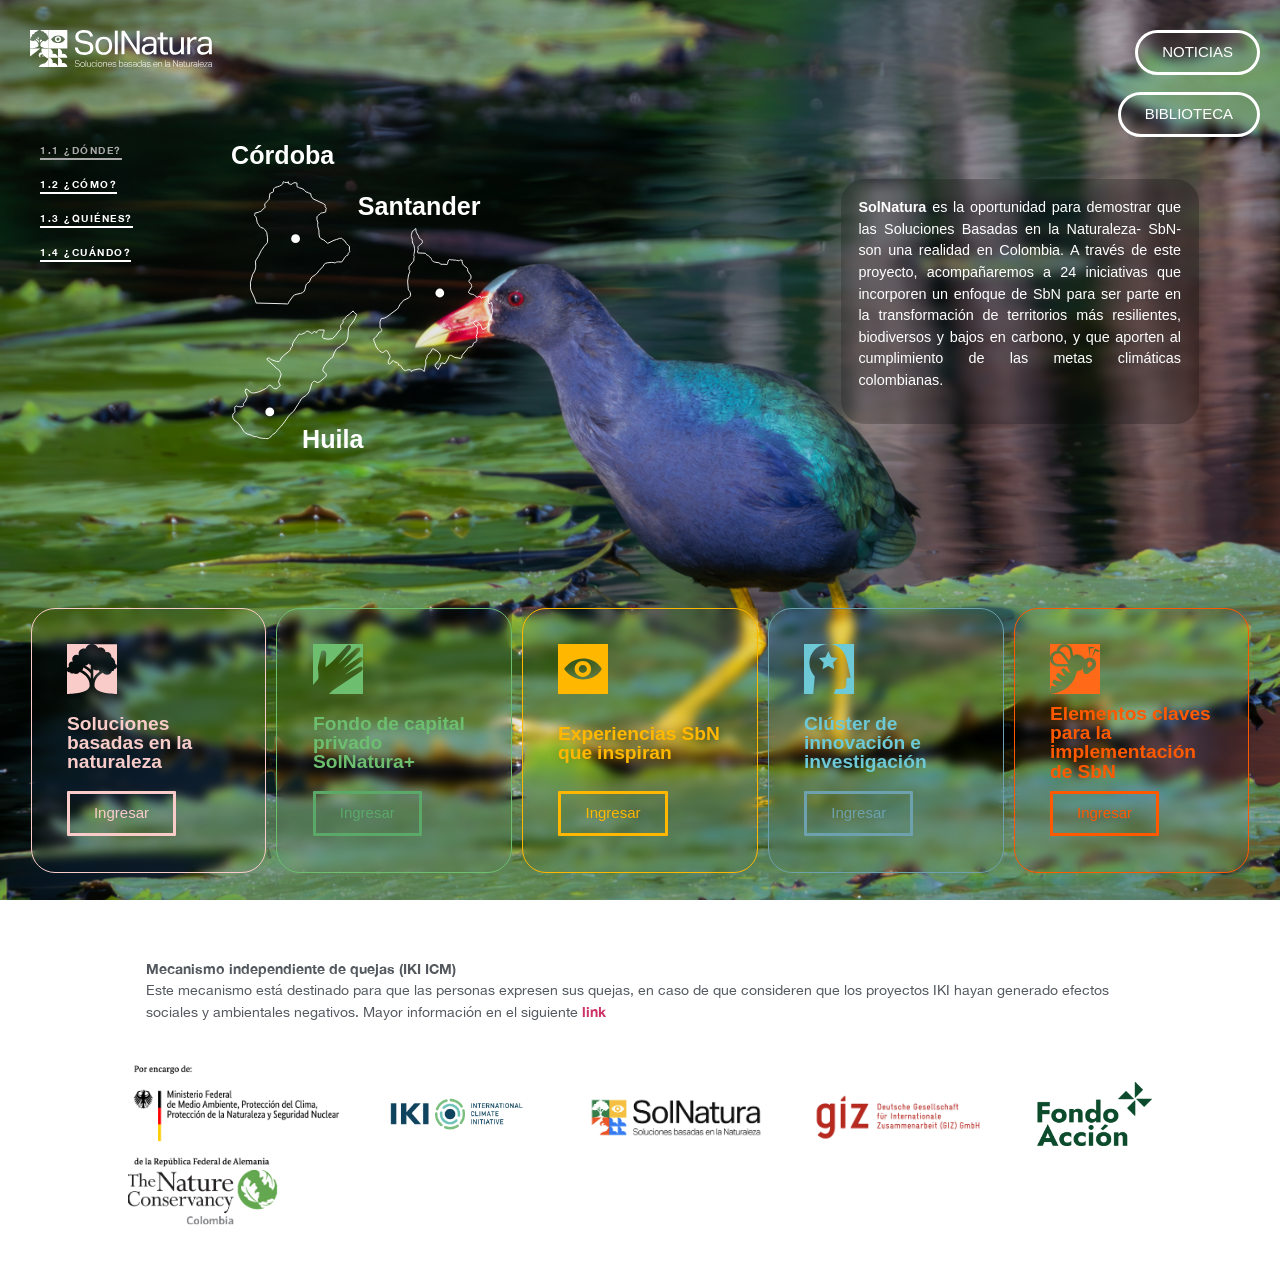
<file: clon-solnatura/home/index.html>
<!DOCTYPE html>
<html lang="es">
<head>
	<meta charset="UTF-8">
		<meta name='robots' content='index, follow, max-image-preview:large, max-snippet:-1, max-video-preview:-1' />

	<!-- This site is optimized with the Yoast SEO plugin v27.9 - https://yoast.com/product/yoast-seo-wordpress/ -->
	<title>Inicio - Sol Natura</title>
	<link rel="canonical" href="https://solnatura.co/" />
	<meta property="og:locale" content="es_ES" />
	<meta property="og:type" content="website" />
	<meta property="og:title" content="Inicio - Sol Natura" />
	<meta property="og:description" content="1.1 ¿DÓNDE? 1.2 ¿CÓMO? 1.3 ¿QUIÉNES? 1.4 ¿CUÁNDO? Diseñando SbN desde lo local: Se diseñan portafolios de SbN con apoyo de clústeres de innovación e investigación, donde se espera participen actores clave tales como autoridades ambientales, institutos de investigación, academia, entidades gubernamentales, sector privado y sociedad civil, entre otros. Dichos portafolios promoverán modelos sostenibles de [&hellip;]" />
	<meta property="og:url" content="https://solnatura.co/" />
	<meta property="og:site_name" content="Sol Natura" />
	<meta property="article:modified_time" content="2026-06-03T16:37:15+00:00" />
	<meta property="og:image" content="assets/solnatura_co_wp_content_uploads_2026_06_Porfirio_jpg.jpg" />
	<meta property="og:image:width" content="1487" />
	<meta property="og:image:height" content="1080" />
	<meta property="og:image:type" content="image/jpeg" />
	<meta name="twitter:card" content="summary_large_image" />
	<script type="application/ld+json" class="yoast-schema-graph">{"@context":"https:\/\/schema.org","@graph":[{"@type":"WebPage","@id":"https:\/\/solnatura.co\/","url":"https:\/\/solnatura.co\/","name":"Inicio - Sol Natura","isPartOf":{"@id":"https:\/\/solnatura.co\/#website"},"primaryImageOfPage":{"@id":"https:\/\/solnatura.co\/#primaryimage"},"image":{"@id":"https:\/\/solnatura.co\/#primaryimage"},"thumbnailUrl":"https:\/\/solnatura.co\/wp-content\/uploads\/2026\/06\/Porfirio.jpg","datePublished":"2025-04-23T21:59:59+00:00","dateModified":"2026-06-03T16:37:15+00:00","breadcrumb":{"@id":"https:\/\/solnatura.co\/#breadcrumb"},"inLanguage":"es","potentialAction":[{"@type":"ReadAction","target":["https:\/\/solnatura.co\/"]}]},{"@type":"ImageObject","inLanguage":"es","@id":"https:\/\/solnatura.co\/#primaryimage","url":"https:\/\/solnatura.co\/wp-content\/uploads\/2026\/06\/Porfirio.jpg","contentUrl":"https:\/\/solnatura.co\/wp-content\/uploads\/2026\/06\/Porfirio.jpg","width":1487,"height":1080},{"@type":"BreadcrumbList","@id":"https:\/\/solnatura.co\/#breadcrumb","itemListElement":[{"@type":"ListItem","position":1,"name":"Inicio"}]},{"@type":"WebSite","@id":"https:\/\/solnatura.co\/#website","url":"https:\/\/solnatura.co\/","name":"Sol Natura","description":"","potentialAction":[{"@type":"SearchAction","target":{"@type":"EntryPoint","urlTemplate":"https:\/\/solnatura.co\/?s={search_term_string}"},"query-input":{"@type":"PropertyValueSpecification","valueRequired":true,"valueName":"search_term_string"}}],"inLanguage":"es"}]}</script>
	<!-- / Yoast SEO plugin. -->


<link rel='dns-prefetch' href='//www.googletagmanager.com' />
<link rel="alternate" type="application/rss+xml" title="Sol Natura &raquo; Feed" href="https://solnatura.co/feed/" />
<link rel="alternate" type="application/rss+xml" title="Sol Natura &raquo; Feed de los comentarios" href="https://solnatura.co/comments/feed/" />
<link rel="alternate" title="oEmbed (JSON)" type="application/json+oembed" href="https://solnatura.co/wp-json/oembed/1.0/embed?url=https%3A%2F%2Fsolnatura.co%2F" />
<link rel="alternate" title="oEmbed (XML)" type="text/xml+oembed" href="https://solnatura.co/wp-json/oembed/1.0/embed?url=https%3A%2F%2Fsolnatura.co%2F&#038;format=xml" />
<style id="wp-img-auto-sizes-contain-inline-css">
img:is([sizes=auto i],[sizes^="auto," i]){contain-intrinsic-size:3000px 1500px}
/*# sourceURL=wp-img-auto-sizes-contain-inline-css */
</style>
<style id="wp-emoji-styles-inline-css">

	img.wp-smiley, img.emoji {
		display: inline !important;
		border: none !important;
		box-shadow: none !important;
		height: 1em !important;
		width: 1em !important;
		margin: 0 0.07em !important;
		vertical-align: -0.1em !important;
		background: none !important;
		padding: 0 !important;
	}
/*# sourceURL=wp-emoji-styles-inline-css */
</style>
<style id="global-styles-inline-css">
:root{--wp--preset--aspect-ratio--square: 1;--wp--preset--aspect-ratio--4-3: 4/3;--wp--preset--aspect-ratio--3-4: 3/4;--wp--preset--aspect-ratio--3-2: 3/2;--wp--preset--aspect-ratio--2-3: 2/3;--wp--preset--aspect-ratio--16-9: 16/9;--wp--preset--aspect-ratio--9-16: 9/16;--wp--preset--color--black: #000000;--wp--preset--color--cyan-bluish-gray: #abb8c3;--wp--preset--color--white: #ffffff;--wp--preset--color--pale-pink: #f78da7;--wp--preset--color--vivid-red: #cf2e2e;--wp--preset--color--luminous-vivid-orange: #ff6900;--wp--preset--color--luminous-vivid-amber: #fcb900;--wp--preset--color--light-green-cyan: #7bdcb5;--wp--preset--color--vivid-green-cyan: #00d084;--wp--preset--color--pale-cyan-blue: #8ed1fc;--wp--preset--color--vivid-cyan-blue: #0693e3;--wp--preset--color--vivid-purple: #9b51e0;--wp--preset--gradient--vivid-cyan-blue-to-vivid-purple: linear-gradient(135deg,rgb(6,147,227) 0%,rgb(155,81,224) 100%);--wp--preset--gradient--light-green-cyan-to-vivid-green-cyan: linear-gradient(135deg,rgb(122,220,180) 0%,rgb(0,208,130) 100%);--wp--preset--gradient--luminous-vivid-amber-to-luminous-vivid-orange: linear-gradient(135deg,rgb(252,185,0) 0%,rgb(255,105,0) 100%);--wp--preset--gradient--luminous-vivid-orange-to-vivid-red: linear-gradient(135deg,rgb(255,105,0) 0%,rgb(207,46,46) 100%);--wp--preset--gradient--very-light-gray-to-cyan-bluish-gray: linear-gradient(135deg,rgb(238,238,238) 0%,rgb(169,184,195) 100%);--wp--preset--gradient--cool-to-warm-spectrum: linear-gradient(135deg,rgb(74,234,220) 0%,rgb(151,120,209) 20%,rgb(207,42,186) 40%,rgb(238,44,130) 60%,rgb(251,105,98) 80%,rgb(254,248,76) 100%);--wp--preset--gradient--blush-light-purple: linear-gradient(135deg,rgb(255,206,236) 0%,rgb(152,150,240) 100%);--wp--preset--gradient--blush-bordeaux: linear-gradient(135deg,rgb(254,205,165) 0%,rgb(254,45,45) 50%,rgb(107,0,62) 100%);--wp--preset--gradient--luminous-dusk: linear-gradient(135deg,rgb(255,203,112) 0%,rgb(199,81,192) 50%,rgb(65,88,208) 100%);--wp--preset--gradient--pale-ocean: linear-gradient(135deg,rgb(255,245,203) 0%,rgb(182,227,212) 50%,rgb(51,167,181) 100%);--wp--preset--gradient--electric-grass: linear-gradient(135deg,rgb(202,248,128) 0%,rgb(113,206,126) 100%);--wp--preset--gradient--midnight: linear-gradient(135deg,rgb(2,3,129) 0%,rgb(40,116,252) 100%);--wp--preset--font-size--small: 13px;--wp--preset--font-size--medium: 20px;--wp--preset--font-size--large: 36px;--wp--preset--font-size--x-large: 42px;--wp--preset--spacing--20: 0.44rem;--wp--preset--spacing--30: 0.67rem;--wp--preset--spacing--40: 1rem;--wp--preset--spacing--50: 1.5rem;--wp--preset--spacing--60: 2.25rem;--wp--preset--spacing--70: 3.38rem;--wp--preset--spacing--80: 5.06rem;--wp--preset--shadow--natural: 6px 6px 9px rgba(0, 0, 0, 0.2);--wp--preset--shadow--deep: 12px 12px 50px rgba(0, 0, 0, 0.4);--wp--preset--shadow--sharp: 6px 6px 0px rgba(0, 0, 0, 0.2);--wp--preset--shadow--outlined: 6px 6px 0px -3px rgb(255, 255, 255), 6px 6px rgb(0, 0, 0);--wp--preset--shadow--crisp: 6px 6px 0px rgb(0, 0, 0);}:root { --wp--style--global--content-size: 800px;--wp--style--global--wide-size: 1200px; }:where(body) { margin: 0; }.wp-site-blocks > .alignleft { float: left; margin-right: 2em; }.wp-site-blocks > .alignright { float: right; margin-left: 2em; }.wp-site-blocks > .aligncenter { justify-content: center; margin-left: auto; margin-right: auto; }:where(.wp-site-blocks) > * { margin-block-start: 24px; margin-block-end: 0; }:where(.wp-site-blocks) > :first-child { margin-block-start: 0; }:where(.wp-site-blocks) > :last-child { margin-block-end: 0; }:root { --wp--style--block-gap: 24px; }:root :where(.is-layout-flow) > :first-child{margin-block-start: 0;}:root :where(.is-layout-flow) > :last-child{margin-block-end: 0;}:root :where(.is-layout-flow) > *{margin-block-start: 24px;margin-block-end: 0;}:root :where(.is-layout-constrained) > :first-child{margin-block-start: 0;}:root :where(.is-layout-constrained) > :last-child{margin-block-end: 0;}:root :where(.is-layout-constrained) > *{margin-block-start: 24px;margin-block-end: 0;}:root :where(.is-layout-flex){gap: 24px;}:root :where(.is-layout-grid){gap: 24px;}.is-layout-flow > .alignleft{float: left;margin-inline-start: 0;margin-inline-end: 2em;}.is-layout-flow > .alignright{float: right;margin-inline-start: 2em;margin-inline-end: 0;}.is-layout-flow > .aligncenter{margin-left: auto !important;margin-right: auto !important;}.is-layout-constrained > .alignleft{float: left;margin-inline-start: 0;margin-inline-end: 2em;}.is-layout-constrained > .alignright{float: right;margin-inline-start: 2em;margin-inline-end: 0;}.is-layout-constrained > .aligncenter{margin-left: auto !important;margin-right: auto !important;}.is-layout-constrained > :where(:not(.alignleft):not(.alignright):not(.alignfull)){max-width: var(--wp--style--global--content-size);margin-left: auto !important;margin-right: auto !important;}.is-layout-constrained > .alignwide{max-width: var(--wp--style--global--wide-size);}body .is-layout-flex{display: flex;}.is-layout-flex{flex-wrap: wrap;align-items: center;}.is-layout-flex > :is(*, div){margin: 0;}body .is-layout-grid{display: grid;}.is-layout-grid > :is(*, div){margin: 0;}body{padding-top: 0px;padding-right: 0px;padding-bottom: 0px;padding-left: 0px;}:root :where(.wp-element-button, .wp-block-button__link){background-color: #32373c;border-width: 0;color: #fff;font-family: inherit;font-size: inherit;font-style: inherit;font-weight: inherit;letter-spacing: inherit;line-height: inherit;padding-top: calc(0.667em + 2px);padding-right: calc(1.333em + 2px);padding-bottom: calc(0.667em + 2px);padding-left: calc(1.333em + 2px);text-decoration: none;text-transform: inherit;}.has-black-color{color: var(--wp--preset--color--black) !important;}.has-cyan-bluish-gray-color{color: var(--wp--preset--color--cyan-bluish-gray) !important;}.has-white-color{color: var(--wp--preset--color--white) !important;}.has-pale-pink-color{color: var(--wp--preset--color--pale-pink) !important;}.has-vivid-red-color{color: var(--wp--preset--color--vivid-red) !important;}.has-luminous-vivid-orange-color{color: var(--wp--preset--color--luminous-vivid-orange) !important;}.has-luminous-vivid-amber-color{color: var(--wp--preset--color--luminous-vivid-amber) !important;}.has-light-green-cyan-color{color: var(--wp--preset--color--light-green-cyan) !important;}.has-vivid-green-cyan-color{color: var(--wp--preset--color--vivid-green-cyan) !important;}.has-pale-cyan-blue-color{color: var(--wp--preset--color--pale-cyan-blue) !important;}.has-vivid-cyan-blue-color{color: var(--wp--preset--color--vivid-cyan-blue) !important;}.has-vivid-purple-color{color: var(--wp--preset--color--vivid-purple) !important;}.has-black-background-color{background-color: var(--wp--preset--color--black) !important;}.has-cyan-bluish-gray-background-color{background-color: var(--wp--preset--color--cyan-bluish-gray) !important;}.has-white-background-color{background-color: var(--wp--preset--color--white) !important;}.has-pale-pink-background-color{background-color: var(--wp--preset--color--pale-pink) !important;}.has-vivid-red-background-color{background-color: var(--wp--preset--color--vivid-red) !important;}.has-luminous-vivid-orange-background-color{background-color: var(--wp--preset--color--luminous-vivid-orange) !important;}.has-luminous-vivid-amber-background-color{background-color: var(--wp--preset--color--luminous-vivid-amber) !important;}.has-light-green-cyan-background-color{background-color: var(--wp--preset--color--light-green-cyan) !important;}.has-vivid-green-cyan-background-color{background-color: var(--wp--preset--color--vivid-green-cyan) !important;}.has-pale-cyan-blue-background-color{background-color: var(--wp--preset--color--pale-cyan-blue) !important;}.has-vivid-cyan-blue-background-color{background-color: var(--wp--preset--color--vivid-cyan-blue) !important;}.has-vivid-purple-background-color{background-color: var(--wp--preset--color--vivid-purple) !important;}.has-black-border-color{border-color: var(--wp--preset--color--black) !important;}.has-cyan-bluish-gray-border-color{border-color: var(--wp--preset--color--cyan-bluish-gray) !important;}.has-white-border-color{border-color: var(--wp--preset--color--white) !important;}.has-pale-pink-border-color{border-color: var(--wp--preset--color--pale-pink) !important;}.has-vivid-red-border-color{border-color: var(--wp--preset--color--vivid-red) !important;}.has-luminous-vivid-orange-border-color{border-color: var(--wp--preset--color--luminous-vivid-orange) !important;}.has-luminous-vivid-amber-border-color{border-color: var(--wp--preset--color--luminous-vivid-amber) !important;}.has-light-green-cyan-border-color{border-color: var(--wp--preset--color--light-green-cyan) !important;}.has-vivid-green-cyan-border-color{border-color: var(--wp--preset--color--vivid-green-cyan) !important;}.has-pale-cyan-blue-border-color{border-color: var(--wp--preset--color--pale-cyan-blue) !important;}.has-vivid-cyan-blue-border-color{border-color: var(--wp--preset--color--vivid-cyan-blue) !important;}.has-vivid-purple-border-color{border-color: var(--wp--preset--color--vivid-purple) !important;}.has-vivid-cyan-blue-to-vivid-purple-gradient-background{background: var(--wp--preset--gradient--vivid-cyan-blue-to-vivid-purple) !important;}.has-light-green-cyan-to-vivid-green-cyan-gradient-background{background: var(--wp--preset--gradient--light-green-cyan-to-vivid-green-cyan) !important;}.has-luminous-vivid-amber-to-luminous-vivid-orange-gradient-background{background: var(--wp--preset--gradient--luminous-vivid-amber-to-luminous-vivid-orange) !important;}.has-luminous-vivid-orange-to-vivid-red-gradient-background{background: var(--wp--preset--gradient--luminous-vivid-orange-to-vivid-red) !important;}.has-very-light-gray-to-cyan-bluish-gray-gradient-background{background: var(--wp--preset--gradient--very-light-gray-to-cyan-bluish-gray) !important;}.has-cool-to-warm-spectrum-gradient-background{background: var(--wp--preset--gradient--cool-to-warm-spectrum) !important;}.has-blush-light-purple-gradient-background{background: var(--wp--preset--gradient--blush-light-purple) !important;}.has-blush-bordeaux-gradient-background{background: var(--wp--preset--gradient--blush-bordeaux) !important;}.has-luminous-dusk-gradient-background{background: var(--wp--preset--gradient--luminous-dusk) !important;}.has-pale-ocean-gradient-background{background: var(--wp--preset--gradient--pale-ocean) !important;}.has-electric-grass-gradient-background{background: var(--wp--preset--gradient--electric-grass) !important;}.has-midnight-gradient-background{background: var(--wp--preset--gradient--midnight) !important;}.has-small-font-size{font-size: var(--wp--preset--font-size--small) !important;}.has-medium-font-size{font-size: var(--wp--preset--font-size--medium) !important;}.has-large-font-size{font-size: var(--wp--preset--font-size--large) !important;}.has-x-large-font-size{font-size: var(--wp--preset--font-size--x-large) !important;}
:root :where(.wp-block-icon svg){width: 24px;}
:root :where(.wp-block-pullquote){font-size: 1.5em;line-height: 1.6;}
/*# sourceURL=global-styles-inline-css */
</style>
<link rel='stylesheet' id='hello-elementor-css' href='assets/solnatura_co_wp_content_themes_hello_elementor_assets_css_reset_css.css' media='all' />
<link rel='stylesheet' id='hello-elementor-theme-style-css' href='assets/solnatura_co_wp_content_themes_hello_elementor_assets_css_theme_css.css' media='all' />
<link rel='stylesheet' id='hello-elementor-header-footer-css' href='assets/solnatura_co_wp_content_themes_hello_elementor_assets_css_header_footer_css.css' media='all' />
<link rel='stylesheet' id='elementor-frontend-css' href='assets/solnatura_co_wp_content_plugins_elementor_assets_css_frontend_min_css.css' media='all' />
<style id="elementor-frontend-inline-css">
.elementor-2673 .elementor-element.elementor-element-85c49e2:not(.elementor-motion-effects-element-type-background), .elementor-2673 .elementor-element.elementor-element-85c49e2 > .elementor-motion-effects-container > .elementor-motion-effects-layer{background-image:url("assets/solnatura_co_wp_content_uploads_2026_06_Porfirio_jpg.jpg");}
/*# sourceURL=elementor-frontend-inline-css */
</style>
<link rel='stylesheet' id='elementor-post-6-css' href='assets/solnatura_co_wp_content_uploads_elementor_css_post_6_css.css' media='all' />
<link rel='stylesheet' id='e-animation-grow-css' href='assets/solnatura_co_wp_content_plugins_elementor_assets_lib_animations_styles_e_animati.css' media='all' />
<link rel='stylesheet' id='widget-image-css' href='assets/solnatura_co_wp_content_plugins_elementor_assets_css_widget_image_min_css.css' media='all' />
<link rel='stylesheet' id='e-animation-fadeIn-css' href='assets/solnatura_co_wp_content_plugins_elementor_assets_lib_animations_styles_fadeIn_mi.css' media='all' />
<link rel='stylesheet' id='swiper-css' href='assets/solnatura_co_wp_content_plugins_elementor_assets_lib_swiper_v8_css_swiper_min_cs.css' media='all' />
<link rel='stylesheet' id='e-swiper-css' href='assets/solnatura_co_wp_content_plugins_elementor_assets_css_conditionals_e_swiper_min_c.css' media='all' />
<link rel='stylesheet' id='widget-slides-css' href='assets/solnatura_co_wp_content_plugins_elementor_pro_assets_css_widget_slides_min_css.css' media='all' />
<link rel='stylesheet' id='widget-heading-css' href='assets/solnatura_co_wp_content_plugins_elementor_assets_css_widget_heading_min_css.css' media='all' />
<link rel='stylesheet' id='elementor-post-2673-css' href='assets/solnatura_co_wp_content_uploads_elementor_css_post_2673_css.css' media='all' />
<style id="elementor-pro-custom-fonts-inline-css">
@font-face {
	font-family: 'Helvetica Neue';
	font-style: normal;
	font-weight: bold;
	font-display: auto;
	src: url('assets/solnatura_co_wp_content_uploads_2024_09_HelveticaNeue_Bold_02_ttf.ttf') format('truetype');
}
@font-face {
	font-family: 'Helvetica Neue';
	font-style: normal;
	font-weight: 100;
	font-display: auto;
	src: url('assets/solnatura_co_wp_content_uploads_2024_09_HelveticaNeue_Light_08_ttf.ttf') format('truetype');
}
@font-face {
	font-family: 'Helvetica Neue';
	font-style: normal;
	font-weight: normal;
	font-display: auto;
	src: url('assets/solnatura_co_wp_content_uploads_2024_09_HelveticaNeue_01_ttf.ttf') format('truetype');
}

/*# sourceURL=elementor-pro-custom-fonts-inline-css */
</style>
<link rel='stylesheet' id='elementor-gf-local-roboto-css' href='assets/solnatura_co_wp_content_uploads_elementor_google_fonts_css_roboto_css.css' media='all' />
<link rel='stylesheet' id='elementor-gf-local-robotoslab-css' href='assets/solnatura_co_wp_content_uploads_elementor_google_fonts_css_robotoslab_css.css' media='all' />
<script id="jquery-core-js" src="assets/solnatura_co_wp_includes_js_jquery_jquery_min_js.js"></script>
<script id="jquery-migrate-js" src="assets/solnatura_co_wp_includes_js_jquery_jquery_migrate_min_js.js"></script>

<!-- Fragmento de código de la etiqueta de Google (gtag.js) añadida por Site Kit -->
<!-- Fragmento de código de Google Analytics añadido por Site Kit -->
<script id="google_gtagjs-js" src="https://www.googletagmanager.com/gtag/js?id=GT-TB64S3MV" async></script>
<script id="google_gtagjs-js-after">
window.dataLayer = window.dataLayer || [];function gtag(){dataLayer.push(arguments);}
gtag("set","linker",{"domains":["solnatura.co"]});
gtag("js", new Date());
gtag("set", "developer_id.dZTNiMT", true);
gtag("config", "GT-TB64S3MV");
 window._googlesitekit = window._googlesitekit || {}; window._googlesitekit.throttledEvents = []; window._googlesitekit.gtagEvent = (name, data) => { var key = JSON.stringify( { name, data } ); if ( !! window._googlesitekit.throttledEvents[ key ] ) { return; } window._googlesitekit.throttledEvents[ key ] = true; setTimeout( () => { delete window._googlesitekit.throttledEvents[ key ]; }, 5 ); gtag( "event", name, { ...data, event_source: "site-kit" } ); }; 
//# sourceURL=google_gtagjs-js-after
</script>
<link rel="https://api.w.org/" href="https://solnatura.co/wp-json/" /><link rel="alternate" title="JSON" type="application/json" href="https://solnatura.co/wp-json/wp/v2/pages/2673" /><link rel="EditURI" type="application/rsd+xml" title="RSD" href="https://solnatura.co/xmlrpc.php?rsd" />
<meta name="generator" content="WordPress 7.0" />
<link rel='shortlink' href='https://solnatura.co/' />
<meta name="generator" content="Site Kit by Google 1.182.0" /><meta name="generator" content="Elementor 4.1.4; features: e_font_icon_svg, additional_custom_breakpoints; settings: css_print_method-external, google_font-enabled, font_display-swap">
<meta name="google-site-verification" content="1HXD1RAZig80--9MsZOC6NYVbHzjzEEzB_sFXK8OTuk" />
			<style>
				.e-con.e-parent:nth-of-type(n+4):not(.e-lazyloaded):not(.e-no-lazyload),
				.e-con.e-parent:nth-of-type(n+4):not(.e-lazyloaded):not(.e-no-lazyload) * {
					background-image: none !important;
				}
				@media screen and (max-height: 1024px) {
					.e-con.e-parent:nth-of-type(n+3):not(.e-lazyloaded):not(.e-no-lazyload),
					.e-con.e-parent:nth-of-type(n+3):not(.e-lazyloaded):not(.e-no-lazyload) * {
						background-image: none !important;
					}
				}
				@media screen and (max-height: 640px) {
					.e-con.e-parent:nth-of-type(n+2):not(.e-lazyloaded):not(.e-no-lazyload),
					.e-con.e-parent:nth-of-type(n+2):not(.e-lazyloaded):not(.e-no-lazyload) * {
						background-image: none !important;
					}
				}
			</style>
			<link rel="icon" href="assets/solnatura_co_wp_content_uploads_2024_10_cropped_Asset_1_8_32x32_png.png" sizes="32x32" />
<link rel="icon" href="assets/solnatura_co_wp_content_uploads_2024_10_cropped_Asset_1_8_192x192_png.png" sizes="192x192" />
<link rel="apple-touch-icon" href="assets/solnatura_co_wp_content_uploads_2024_10_cropped_Asset_1_8_180x180_png.png" />
<meta name="msapplication-TileImage" content="assets/solnatura_co_wp_content_uploads_2024_10_cropped_Asset_1_8_270x270_png.png" />
	<meta name="viewport" content="width=device-width, initial-scale=1.0, viewport-fit=cover" /></head>
<body class="home wp-singular page-template page-template-elementor_canvas page page-id-2673 wp-embed-responsive wp-theme-hello-elementor hello-elementor-default elementor-default elementor-template-canvas elementor-kit-6 elementor-page elementor-page-2673">
			<div data-elementor-type="wp-page" data-elementor-id="2673" class="elementor elementor-2673" data-elementor-post-type="page">
						<section class="elementor-section elementor-top-section elementor-element elementor-element-85c49e2 elementor-section-full_width elementor-section-height-min-height elementor-section-stretched elementor-section-height-default elementor-section-items-middle" data-id="85c49e2" data-element_type="section" data-e-type="section" data-settings="{&quot;stretch_section&quot;:&quot;section-stretched&quot;,&quot;background_background&quot;:&quot;classic&quot;}">
							<div class="elementor-background-overlay"></div>
							<div class="elementor-container elementor-column-gap-default">
					<div class="elementor-column elementor-col-100 elementor-top-column elementor-element elementor-element-26aa83a" data-id="26aa83a" data-element_type="column" data-e-type="column">
			<div class="elementor-widget-wrap elementor-element-populated">
						<section class="elementor-section elementor-inner-section elementor-element elementor-element-97ffb46 elementor-section-full_width elementor-section-height-min-height elementor-section-height-default" data-id="97ffb46" data-element_type="section" data-e-type="section">
						<div class="elementor-container elementor-column-gap-default">
					<div class="elementor-column elementor-col-100 elementor-inner-column elementor-element elementor-element-6be01bb" data-id="6be01bb" data-element_type="column" data-e-type="column">
			<div class="elementor-widget-wrap elementor-element-populated">
						<section class="elementor-section elementor-inner-section elementor-element elementor-element-dd40ec4 elementor-section-full_width elementor-section-height-min-height elementor-section-height-default" data-id="dd40ec4" data-element_type="section" data-e-type="section">
						<div class="elementor-container elementor-column-gap-default">
					<div class="elementor-column elementor-col-33 elementor-inner-column elementor-element elementor-element-9a76dc5" data-id="9a76dc5" data-element_type="column" data-e-type="column">
			<div class="elementor-widget-wrap elementor-element-populated">
						<div class="elementor-element elementor-element-207cacc elementor-widget elementor-widget-image" data-id="207cacc" data-element_type="widget" data-e-type="widget" data-widget_type="image.default">
				<div class="elementor-widget-container">
															<img fetchpriority="high" decoding="async" width="564" height="116" src="assets/solnatura_co_wp_content_uploads_2024_09_Logo_svg.svg" class="elementor-animation-grow attachment-full size-full wp-image-81" alt="" />															</div>
				</div>
				<section class="elementor-section elementor-inner-section elementor-element elementor-element-2d42912 elementor-section-full_width elementor-section-height-min-height elementor-section-height-default" data-id="2d42912" data-element_type="section" data-e-type="section">
						<div class="elementor-container elementor-column-gap-default">
					<div class="elementor-column elementor-col-100 elementor-inner-column elementor-element elementor-element-c289f79" data-id="c289f79" data-element_type="column" data-e-type="column">
			<div class="elementor-widget-wrap elementor-element-populated">
						<div class="elementor-element elementor-element-9111c6f elementor-widget elementor-widget-button" data-id="9111c6f" data-element_type="widget" data-e-type="widget" id="DondeBtn" data-widget_type="button.default">
				<div class="elementor-widget-container">
									<div class="elementor-button-wrapper">
					<a class="elementor-button elementor-button-link elementor-size-sm elementor-animation-grow" href="#">
						<span class="elementor-button-content-wrapper">
									<span class="elementor-button-text">1.1 ¿DÓNDE?</span>
					</span>
					</a>
				</div>
								</div>
				</div>
				<div class="elementor-element elementor-element-9269998 elementor-widget elementor-widget-button" data-id="9269998" data-element_type="widget" data-e-type="widget" id="ComoBtn" data-widget_type="button.default">
				<div class="elementor-widget-container">
									<div class="elementor-button-wrapper">
					<a class="elementor-button elementor-button-link elementor-size-sm elementor-animation-grow" href="#">
						<span class="elementor-button-content-wrapper">
									<span class="elementor-button-text">1.2 ¿CÓMO?</span>
					</span>
					</a>
				</div>
								</div>
				</div>
				<div class="elementor-element elementor-element-7c48c2f elementor-widget elementor-widget-button" data-id="7c48c2f" data-element_type="widget" data-e-type="widget" id="QuienesBtn" data-widget_type="button.default">
				<div class="elementor-widget-container">
									<div class="elementor-button-wrapper">
					<a class="elementor-button elementor-button-link elementor-size-sm elementor-animation-grow" href="#">
						<span class="elementor-button-content-wrapper">
									<span class="elementor-button-text">1.3 ¿QUIÉNES?</span>
					</span>
					</a>
				</div>
								</div>
				</div>
				<div class="elementor-element elementor-element-30fbb5b elementor-widget elementor-widget-button" data-id="30fbb5b" data-element_type="widget" data-e-type="widget" id="CuandoBtn" data-widget_type="button.default">
				<div class="elementor-widget-container">
									<div class="elementor-button-wrapper">
					<a class="elementor-button elementor-button-link elementor-size-sm elementor-animation-grow" href="#">
						<span class="elementor-button-content-wrapper">
									<span class="elementor-button-text">1.4 ¿CUÁNDO?</span>
					</span>
					</a>
				</div>
								</div>
				</div>
					</div>
		</div>
					</div>
		</section>
					</div>
		</div>
				<div class="elementor-column elementor-col-33 elementor-inner-column elementor-element elementor-element-bf9c67e" data-id="bf9c67e" data-element_type="column" data-e-type="column">
			<div class="elementor-widget-wrap elementor-element-populated">
						<section class="elementor-section elementor-inner-section elementor-element elementor-element-75e207f elementor-section-full_width animated-slow elementor-section-height-default elementor-section-height-default elementor-invisible" data-id="75e207f" data-element_type="section" data-e-type="section" id="Donde" data-settings="{&quot;animation&quot;:&quot;fadeIn&quot;}">
						<div class="elementor-container elementor-column-gap-default">
					<div class="elementor-column elementor-col-100 elementor-inner-column elementor-element elementor-element-693bed4" data-id="693bed4" data-element_type="column" data-e-type="column">
			<div class="elementor-widget-wrap elementor-element-populated">
						<div class="elementor-element elementor-element-2f16526 e-transform e-transform elementor-widget__width-auto elementor-widget elementor-widget-image" data-id="2f16526" data-element_type="widget" data-e-type="widget" data-settings="{&quot;_transform_scale_effect_hover&quot;:{&quot;unit&quot;:&quot;px&quot;,&quot;size&quot;:1.1999999999999999555910790149937383830547332763671875,&quot;sizes&quot;:[]},&quot;_transform_scale_effect&quot;:{&quot;unit&quot;:&quot;px&quot;,&quot;size&quot;:&quot;&quot;,&quot;sizes&quot;:[]},&quot;_transform_scale_effect_tablet&quot;:{&quot;unit&quot;:&quot;px&quot;,&quot;size&quot;:&quot;&quot;,&quot;sizes&quot;:[]},&quot;_transform_scale_effect_mobile&quot;:{&quot;unit&quot;:&quot;px&quot;,&quot;size&quot;:&quot;&quot;,&quot;sizes&quot;:[]},&quot;_transform_scale_effect_hover_tablet&quot;:{&quot;unit&quot;:&quot;px&quot;,&quot;size&quot;:&quot;&quot;,&quot;sizes&quot;:[]},&quot;_transform_scale_effect_hover_mobile&quot;:{&quot;unit&quot;:&quot;px&quot;,&quot;size&quot;:&quot;&quot;,&quot;sizes&quot;:[]}}" data-widget_type="image.default">
				<div class="elementor-widget-container">
															<img decoding="async" width="416" height="506" src="assets/solnatura_co_wp_content_uploads_2024_11_mapita_2_svg.svg" class="attachment-full size-full wp-image-2134" alt="" />															</div>
				</div>
					</div>
		</div>
					</div>
		</section>
				<section class="elementor-section elementor-inner-section elementor-element elementor-element-973ec7a elementor-section-boxed elementor-section-height-default elementor-section-height-default elementor-invisible" data-id="973ec7a" data-element_type="section" data-e-type="section" id="Como" data-settings="{&quot;animation&quot;:&quot;fadeIn&quot;}">
						<div class="elementor-container elementor-column-gap-default">
					<div class="elementor-column elementor-col-100 elementor-inner-column elementor-element elementor-element-241c813" data-id="241c813" data-element_type="column" data-e-type="column">
			<div class="elementor-widget-wrap elementor-element-populated">
						<div class="elementor-element elementor-element-c076dce blur elementor--h-position-center elementor--v-position-middle elementor-arrows-position-inside elementor-pagination-position-inside elementor-widget elementor-widget-slides" data-id="c076dce" data-element_type="widget" data-e-type="widget" data-settings="{&quot;transition&quot;:&quot;fade&quot;,&quot;transition_speed&quot;:1000,&quot;navigation&quot;:&quot;both&quot;,&quot;infinite&quot;:&quot;yes&quot;}" data-widget_type="slides.default">
				<div class="elementor-widget-container">
									<div class="elementor-swiper">
					<div class="elementor-slides-wrapper elementor-main-swiper swiper" role="region" aria-roledescription="carousel" aria-label="Slides" dir="ltr" data-animation="">
				<div class="swiper-wrapper elementor-slides">
										<div class="elementor-repeater-item-13097b9 swiper-slide" role="group" aria-roledescription="slide"><div class="swiper-slide-bg"></div><div class="swiper-slide-inner" ><div class="swiper-slide-contents"><div class="elementor-slide-description"><img decoding="async" style="width:50px" src="assets/solnatura_co_wp_content_uploads_2024_10_colibr_svg.svg"><br>
<h4>Diseñando SbN desde lo local:</h3>
Se diseñan portafolios de SbN con apoyo de clústeres de innovación e investigación, donde se espera participen actores clave tales como autoridades ambientales, institutos de investigación, academia, entidades gubernamentales, sector privado y sociedad civil, entre otros. Dichos portafolios promoverán modelos sostenibles de desarrollo territorial y contribuirán al cumplimiento de las metas de la NDC. </div></div></div></div><div class="elementor-repeater-item-3f68067 swiper-slide" role="group" aria-roledescription="slide"><div class="swiper-slide-bg"></div><div class="swiper-slide-inner" ><div class="swiper-slide-contents"><div class="elementor-slide-description"><img decoding="async" style="width:50px" src="assets/solnatura_co_wp_content_uploads_2024_10_hand_svg.svg"><br>
<h4>⁠Fortaleciendo el apoyo financiero:
</h3>
Se desarrollan o adaptan instrumentos financieros y económicos del sector privado o público para lograr financiar la implementación de SbN. Esto incluye el establecimiento de un mecanismo de financiación y la movilización de recursos privados y públicos.</div></div></div></div><div class="elementor-repeater-item-de7992e swiper-slide" role="group" aria-roledescription="slide"><div class="swiper-slide-bg"></div><div class="swiper-slide-inner" ><div class="swiper-slide-contents"><div class="elementor-slide-description"><img decoding="async" style="width:50px" src="assets/solnatura_co_wp_content_uploads_2024_10_Loopa_svg.svg"><br>
<h4>Implementando SbN:</h4>
Se convoca a organizaciones locales para que implementen 24 SbN priorizadas en los 3 departamentos. El proyecto brinda un acompañamiento a la implementación y considerará la disminución de riesgos, el enfoque de género, el involucramiento de todos los actores clave, y los lineamientos de monitoreo, reporte y verificación de las acciones; de tal forma que se promueva la alineación con los modelos sostenibles de desarrollo territorial y las metas climáticas, a la vez que se garantiza la seguridad de los grupos objetivo. 
</div></div></div></div><div class="elementor-repeater-item-d818cdc swiper-slide" role="group" aria-roledescription="slide"><div class="swiper-slide-bg"></div><div class="swiper-slide-inner" ><div class="swiper-slide-contents"><div class="elementor-slide-description"><img decoding="async" style="width:50px;" src="assets/solnatura_co_wp_content_uploads_2024_10_Loca_svg.svg"><br>
<h5>⁠Mejorando las condiciones necesarias para la implementación de las SbN:</h5>
Se fortalecen los sistemas de Monitoreo, Reporte, Verificación (MRV) y Monitoreo y Evaluación (M&E), así como los mecanismos de gobernanza y coordinación, para apoyar el cumplimiento de las metas de cambio climático y biodiversidad. A la vez que se mejora el conocimiento y capacidades de múltiples actores frente al objetivo de SolNatura.</div></div></div></div>				</div>
															<div class="elementor-swiper-button elementor-swiper-button-prev" role="button" tabindex="0" aria-label="Previous slide">
							<svg aria-hidden="true" class="e-font-icon-svg e-eicon-chevron-left" viewBox="0 0 1000 1000" xmlns="http://www.w3.org/2000/svg"><path d="M646 125C629 125 613 133 604 142L308 442C296 454 292 471 292 487 292 504 296 521 308 533L604 854C617 867 629 875 646 875 663 875 679 871 692 858 704 846 713 829 713 812 713 796 708 779 692 767L438 487 692 225C700 217 708 204 708 187 708 171 704 154 692 142 675 129 663 125 646 125Z"></path></svg>						</div>
						<div class="elementor-swiper-button elementor-swiper-button-next" role="button" tabindex="0" aria-label="Next slide">
							<svg aria-hidden="true" class="e-font-icon-svg e-eicon-chevron-right" viewBox="0 0 1000 1000" xmlns="http://www.w3.org/2000/svg"><path d="M696 533C708 521 713 504 713 487 713 471 708 454 696 446L400 146C388 133 375 125 354 125 338 125 325 129 313 142 300 154 292 171 292 187 292 204 296 221 308 233L563 492 304 771C292 783 288 800 288 817 288 833 296 850 308 863 321 871 338 875 354 875 371 875 388 867 400 854L696 533Z"></path></svg>						</div>
																<div class="swiper-pagination"></div>
												</div>
				</div>
								</div>
				</div>
					</div>
		</div>
					</div>
		</section>
				<section class="elementor-section elementor-inner-section elementor-element elementor-element-2ac6099 elementor-section-height-min-height elementor-section-boxed elementor-section-height-default" data-id="2ac6099" data-element_type="section" data-e-type="section" id="Quienes">
						<div class="elementor-container elementor-column-gap-default">
					<div class="elementor-column elementor-col-100 elementor-inner-column elementor-element elementor-element-94d88ef" data-id="94d88ef" data-element_type="column" data-e-type="column">
			<div class="elementor-widget-wrap elementor-element-populated">
						<section class="elementor-section elementor-inner-section elementor-element elementor-element-47d193f blur elementor-section-boxed elementor-section-height-default elementor-section-height-default" data-id="47d193f" data-element_type="section" data-e-type="section" data-settings="{&quot;background_background&quot;:&quot;classic&quot;}">
						<div class="elementor-container elementor-column-gap-default">
					<div class="elementor-column elementor-col-100 elementor-inner-column elementor-element elementor-element-57eac50" data-id="57eac50" data-element_type="column" data-e-type="column">
			<div class="elementor-widget-wrap elementor-element-populated">
						<div class="elementor-element elementor-element-6de300f elementor-widget elementor-widget-image" data-id="6de300f" data-element_type="widget" data-e-type="widget" data-widget_type="image.default">
				<div class="elementor-widget-container">
															<img decoding="async" width="194" height="194" src="assets/solnatura_co_wp_content_uploads_2024_10_Frailejon_svg.svg" class="attachment-large size-large wp-image-1565" alt="" />															</div>
				</div>
				<div class="elementor-element elementor-element-3213ec1 elementor-widget elementor-widget-text-editor" data-id="3213ec1" data-element_type="widget" data-e-type="widget" data-widget_type="text-editor.default">
				<div class="elementor-widget-container">
									<p><span class="s13">SolNatura</span><span class="s13"> (Promoviendo Soluciones basadas en la Naturaleza para un desarrollo territorial </span><span class="s13">resiliente</span><span class="s13"> al clima, bajo en carbono y biodiverso), es un proyecto por encargo del Ministerio Federal de Medio Ambiente, Protección de la Naturaleza, Seguridad Nuclear y Protección al Consumidor (BMUKN) de Alemania, con fondos de la Iniciativa Internacional de Protección del Clima (IKI). Implementado por el consorcio GIZ, Fondo Acción y TNC.</span></p>								</div>
				</div>
					</div>
		</div>
					</div>
		</section>
					</div>
		</div>
					</div>
		</section>
				<section class="elementor-section elementor-inner-section elementor-element elementor-element-874293b animated-slow elementor-section-boxed elementor-section-height-default elementor-section-height-default elementor-invisible" data-id="874293b" data-element_type="section" data-e-type="section" id="Cuando" data-settings="{&quot;animation&quot;:&quot;fadeIn&quot;}">
						<div class="elementor-container elementor-column-gap-default">
					<div class="elementor-column elementor-col-100 elementor-inner-column elementor-element elementor-element-31f8190" data-id="31f8190" data-element_type="column" data-e-type="column">
			<div class="elementor-widget-wrap elementor-element-populated">
						<section class="elementor-section elementor-inner-section elementor-element elementor-element-b118440 elementor-section-height-min-height blur elementor-section-boxed elementor-section-height-default" data-id="b118440" data-element_type="section" data-e-type="section" data-settings="{&quot;background_background&quot;:&quot;classic&quot;}">
						<div class="elementor-container elementor-column-gap-default">
					<div class="elementor-column elementor-col-100 elementor-inner-column elementor-element elementor-element-c554aa8" data-id="c554aa8" data-element_type="column" data-e-type="column">
			<div class="elementor-widget-wrap elementor-element-populated">
						<div class="elementor-element elementor-element-ecbec73 elementor-widget elementor-widget-image" data-id="ecbec73" data-element_type="widget" data-e-type="widget" data-widget_type="image.default">
				<div class="elementor-widget-container">
															<img loading="lazy" decoding="async" width="182" height="182" src="assets/solnatura_co_wp_content_uploads_2024_10_Sol_svg.svg" class="attachment-large size-large wp-image-1564" alt="" />															</div>
				</div>
				<div class="elementor-element elementor-element-4a9398c elementor-widget elementor-widget-text-editor" data-id="4a9398c" data-element_type="widget" data-e-type="widget" data-widget_type="text-editor.default">
				<div class="elementor-widget-container">
									SolNatura inició en el año 2022 y terminará en 2028. 								</div>
				</div>
					</div>
		</div>
					</div>
		</section>
					</div>
		</div>
					</div>
		</section>
					</div>
		</div>
				<div class="elementor-column elementor-col-33 elementor-inner-column elementor-element elementor-element-3d3ab13" data-id="3d3ab13" data-element_type="column" data-e-type="column">
			<div class="elementor-widget-wrap elementor-element-populated">
						<div class="elementor-element elementor-element-299d92b elementor-widget__width-auto elementor-fixed blur elementor-widget elementor-widget-button" data-id="299d92b" data-element_type="widget" data-e-type="widget" data-settings="{&quot;_position&quot;:&quot;fixed&quot;}" data-widget_type="button.default">
				<div class="elementor-widget-container">
									<div class="elementor-button-wrapper">
					<a class="elementor-button elementor-button-link elementor-size-sm elementor-animation-grow" href="https://solnatura.co/noticias/">
						<span class="elementor-button-content-wrapper">
									<span class="elementor-button-text">NOTICIAS</span>
					</span>
					</a>
				</div>
								</div>
				</div>
				<div class="elementor-element elementor-element-f12705c elementor-widget__width-auto elementor-fixed blur elementor-widget elementor-widget-button" data-id="f12705c" data-element_type="widget" data-e-type="widget" data-settings="{&quot;_position&quot;:&quot;fixed&quot;}" data-widget_type="button.default">
				<div class="elementor-widget-container">
									<div class="elementor-button-wrapper">
					<a class="elementor-button elementor-button-link elementor-size-sm elementor-animation-grow" href="https://solnatura.co/biblioteca/">
						<span class="elementor-button-content-wrapper">
									<span class="elementor-button-text">BIBLIOTECA</span>
					</span>
					</a>
				</div>
								</div>
				</div>
				<div class="elementor-element elementor-element-0931923 blur elementor-widget elementor-widget-text-editor" data-id="0931923" data-element_type="widget" data-e-type="widget" data-widget_type="text-editor.default">
				<div class="elementor-widget-container">
									<p><strong>SolNatura</strong> es la oportunidad para demostrar que las Soluciones Basadas en la Naturaleza- SbN- son una realidad en Colombia. A través de este proyecto, acompañaremos a 24 iniciativas que incorporen un enfoque de SbN para ser parte en la transformación de territorios más resilientes, biodiversos y bajos en carbono, y que aporten al cumplimiento de las metas climáticas colombianas.</p>								</div>
				</div>
					</div>
		</div>
					</div>
		</section>
				<section class="elementor-section elementor-inner-section elementor-element elementor-element-03f5bf7 elementor-section-full_width elementor-section-height-min-height elementor-section-content-middle elementor-section-height-default" data-id="03f5bf7" data-element_type="section" data-e-type="section">
						<div class="elementor-container elementor-column-gap-default">
					<div class="elementor-column elementor-col-20 elementor-inner-column elementor-element elementor-element-92479a4" data-id="92479a4" data-element_type="column" data-e-type="column">
			<div class="elementor-widget-wrap elementor-element-populated">
						<div class="elementor-element elementor-element-2776216 elementor-widget elementor-widget-image" data-id="2776216" data-element_type="widget" data-e-type="widget" data-widget_type="image.default">
				<div class="elementor-widget-container">
																<a href="https://solnatura.co/que-son-soluciones-sbn/">
							<img loading="lazy" decoding="async" width="79" height="79" src="assets/solnatura_co_wp_content_uploads_2024_09_tree_svg.svg" class="elementor-animation-grow attachment-large size-large wp-image-90" alt="" />								</a>
															</div>
				</div>
				<div class="elementor-element elementor-element-2193572 e-transform elementor-widget elementor-widget-heading" data-id="2193572" data-element_type="widget" data-e-type="widget" data-settings="{&quot;_transform_scale_effect_hover&quot;:{&quot;unit&quot;:&quot;px&quot;,&quot;size&quot;:1.100000000000000088817841970012523233890533447265625,&quot;sizes&quot;:[]},&quot;_transform_scale_effect_hover_tablet&quot;:{&quot;unit&quot;:&quot;px&quot;,&quot;size&quot;:&quot;&quot;,&quot;sizes&quot;:[]},&quot;_transform_scale_effect_hover_mobile&quot;:{&quot;unit&quot;:&quot;px&quot;,&quot;size&quot;:&quot;&quot;,&quot;sizes&quot;:[]}}" data-widget_type="heading.default">
				<div class="elementor-widget-container">
					<h3 class="elementor-heading-title elementor-size-default"><a href="https://solnatura.co/que-son-soluciones-sbn/">Soluciones basadas en la naturaleza</a></h3>				</div>
				</div>
				<div class="elementor-element elementor-element-34482a6 elementor-widget elementor-widget-button" data-id="34482a6" data-element_type="widget" data-e-type="widget" data-widget_type="button.default">
				<div class="elementor-widget-container">
									<div class="elementor-button-wrapper">
					<a class="elementor-button elementor-button-link elementor-size-sm elementor-animation-grow" href="https://solnatura.co/que-son-soluciones-sbn/">
						<span class="elementor-button-content-wrapper">
									<span class="elementor-button-text">Ingresar</span>
					</span>
					</a>
				</div>
								</div>
				</div>
					</div>
		</div>
				<div class="elementor-column elementor-col-20 elementor-inner-column elementor-element elementor-element-1096700" data-id="1096700" data-element_type="column" data-e-type="column">
			<div class="elementor-widget-wrap elementor-element-populated">
						<div class="elementor-element elementor-element-c0801fc elementor-widget elementor-widget-image" data-id="c0801fc" data-element_type="widget" data-e-type="widget" data-widget_type="image.default">
				<div class="elementor-widget-container">
																<a href="https://solnatura.co/fondo-de-capital-privado/">
							<img loading="lazy" decoding="async" width="78" height="78" src="assets/solnatura_co_wp_content_uploads_2024_09_Asset_3_svg.svg" class="elementor-animation-grow attachment-large size-large wp-image-88" alt="" />								</a>
															</div>
				</div>
				<div class="elementor-element elementor-element-c59cea2 e-transform elementor-widget elementor-widget-heading" data-id="c59cea2" data-element_type="widget" data-e-type="widget" data-settings="{&quot;_transform_scale_effect_hover&quot;:{&quot;unit&quot;:&quot;px&quot;,&quot;size&quot;:1.100000000000000088817841970012523233890533447265625,&quot;sizes&quot;:[]},&quot;_transform_scale_effect_hover_tablet&quot;:{&quot;unit&quot;:&quot;px&quot;,&quot;size&quot;:&quot;&quot;,&quot;sizes&quot;:[]},&quot;_transform_scale_effect_hover_mobile&quot;:{&quot;unit&quot;:&quot;px&quot;,&quot;size&quot;:&quot;&quot;,&quot;sizes&quot;:[]}}" data-widget_type="heading.default">
				<div class="elementor-widget-container">
					<h3 class="elementor-heading-title elementor-size-default"><a href="https://solnatura.co/fondo-de-capital-privado/">Fondo de capital privado SolNatura+</a></h3>				</div>
				</div>
				<div class="elementor-element elementor-element-907dc72 elementor-widget elementor-widget-button" data-id="907dc72" data-element_type="widget" data-e-type="widget" data-widget_type="button.default">
				<div class="elementor-widget-container">
									<div class="elementor-button-wrapper">
					<a class="elementor-button elementor-button-link elementor-size-sm elementor-animation-grow" href="https://solnatura.co/fondo-de-capital-privado/">
						<span class="elementor-button-content-wrapper">
									<span class="elementor-button-text">Ingresar</span>
					</span>
					</a>
				</div>
								</div>
				</div>
					</div>
		</div>
				<div class="elementor-column elementor-col-20 elementor-inner-column elementor-element elementor-element-b6bf17c" data-id="b6bf17c" data-element_type="column" data-e-type="column">
			<div class="elementor-widget-wrap elementor-element-populated">
						<div class="elementor-element elementor-element-ae3be91 elementor-widget elementor-widget-image" data-id="ae3be91" data-element_type="widget" data-e-type="widget" data-widget_type="image.default">
				<div class="elementor-widget-container">
																<a href="http://sbn.solnatura.co" target="_blank">
							<img loading="lazy" decoding="async" width="182" height="182" src="assets/solnatura_co_wp_content_uploads_2024_10_5_svg.svg" class="elementor-animation-grow attachment-large size-large wp-image-647" alt="" />								</a>
															</div>
				</div>
				<div class="elementor-element elementor-element-50a79a9 e-transform elementor-widget elementor-widget-heading" data-id="50a79a9" data-element_type="widget" data-e-type="widget" data-settings="{&quot;_transform_scale_effect_hover&quot;:{&quot;unit&quot;:&quot;px&quot;,&quot;size&quot;:1.100000000000000088817841970012523233890533447265625,&quot;sizes&quot;:[]},&quot;_transform_scale_effect_hover_tablet&quot;:{&quot;unit&quot;:&quot;px&quot;,&quot;size&quot;:&quot;&quot;,&quot;sizes&quot;:[]},&quot;_transform_scale_effect_hover_mobile&quot;:{&quot;unit&quot;:&quot;px&quot;,&quot;size&quot;:&quot;&quot;,&quot;sizes&quot;:[]}}" data-widget_type="heading.default">
				<div class="elementor-widget-container">
					<h3 class="elementor-heading-title elementor-size-default"><a href="http://sbn.solnatura.co" target="_blank">Experiencias SbN que inspiran</a></h3>				</div>
				</div>
				<div class="elementor-element elementor-element-06ea8bf elementor-widget elementor-widget-button" data-id="06ea8bf" data-element_type="widget" data-e-type="widget" data-widget_type="button.default">
				<div class="elementor-widget-container">
									<div class="elementor-button-wrapper">
					<a class="elementor-button elementor-button-link elementor-size-sm elementor-animation-grow" href="http://sbn.solnatura.co" target="_blank">
						<span class="elementor-button-content-wrapper">
									<span class="elementor-button-text">Ingresar</span>
					</span>
					</a>
				</div>
								</div>
				</div>
					</div>
		</div>
				<div class="elementor-column elementor-col-20 elementor-inner-column elementor-element elementor-element-b9ca95d" data-id="b9ca95d" data-element_type="column" data-e-type="column">
			<div class="elementor-widget-wrap elementor-element-populated">
						<div class="elementor-element elementor-element-45f59ff elementor-widget elementor-widget-image" data-id="45f59ff" data-element_type="widget" data-e-type="widget" data-widget_type="image.default">
				<div class="elementor-widget-container">
																<a href="https://solnatura.co/que-es-un-cluster-para-promover-sbn/">
							<img loading="lazy" decoding="async" width="79" height="79" src="assets/solnatura_co_wp_content_uploads_2024_09_Asset_4_svg.svg" class="elementor-animation-grow attachment-large size-large wp-image-89" alt="" />								</a>
															</div>
				</div>
				<div class="elementor-element elementor-element-636abf3 e-transform elementor-widget elementor-widget-heading" data-id="636abf3" data-element_type="widget" data-e-type="widget" data-settings="{&quot;_transform_scale_effect_hover&quot;:{&quot;unit&quot;:&quot;px&quot;,&quot;size&quot;:1.100000000000000088817841970012523233890533447265625,&quot;sizes&quot;:[]},&quot;_transform_scale_effect_hover_tablet&quot;:{&quot;unit&quot;:&quot;px&quot;,&quot;size&quot;:&quot;&quot;,&quot;sizes&quot;:[]},&quot;_transform_scale_effect_hover_mobile&quot;:{&quot;unit&quot;:&quot;px&quot;,&quot;size&quot;:&quot;&quot;,&quot;sizes&quot;:[]}}" data-widget_type="heading.default">
				<div class="elementor-widget-container">
					<h3 class="elementor-heading-title elementor-size-default"><a href="https://solnatura.co/que-es-un-cluster-para-promover-sbn/">Clúster de innovación e investigación</a></h3>				</div>
				</div>
				<div class="elementor-element elementor-element-2c54961 elementor-widget elementor-widget-button" data-id="2c54961" data-element_type="widget" data-e-type="widget" data-widget_type="button.default">
				<div class="elementor-widget-container">
									<div class="elementor-button-wrapper">
					<a class="elementor-button elementor-button-link elementor-size-sm elementor-animation-grow" href="https://solnatura.co/que-es-un-cluster-para-promover-sbn/">
						<span class="elementor-button-content-wrapper">
									<span class="elementor-button-text">Ingresar</span>
					</span>
					</a>
				</div>
								</div>
				</div>
					</div>
		</div>
				<div class="elementor-column elementor-col-20 elementor-inner-column elementor-element elementor-element-ddaadd2" data-id="ddaadd2" data-element_type="column" data-e-type="column">
			<div class="elementor-widget-wrap elementor-element-populated">
						<div class="elementor-element elementor-element-c1b3034 elementor-widget elementor-widget-image" data-id="c1b3034" data-element_type="widget" data-e-type="widget" data-widget_type="image.default">
				<div class="elementor-widget-container">
																<a href="https://solnatura.co/elementos-claves-para-la-implementacion-de-sbn/">
							<img loading="lazy" decoding="async" width="181" height="181" src="assets/solnatura_co_wp_content_uploads_2024_10_2_1_svg.svg" class="elementor-animation-grow attachment-large size-large wp-image-931" alt="" />								</a>
															</div>
				</div>
				<div class="elementor-element elementor-element-83215dd e-transform elementor-widget elementor-widget-heading" data-id="83215dd" data-element_type="widget" data-e-type="widget" data-settings="{&quot;_transform_scale_effect_hover&quot;:{&quot;unit&quot;:&quot;px&quot;,&quot;size&quot;:1.100000000000000088817841970012523233890533447265625,&quot;sizes&quot;:[]},&quot;_transform_scale_effect_hover_tablet&quot;:{&quot;unit&quot;:&quot;px&quot;,&quot;size&quot;:&quot;&quot;,&quot;sizes&quot;:[]},&quot;_transform_scale_effect_hover_mobile&quot;:{&quot;unit&quot;:&quot;px&quot;,&quot;size&quot;:&quot;&quot;,&quot;sizes&quot;:[]}}" data-widget_type="heading.default">
				<div class="elementor-widget-container">
					<h3 class="elementor-heading-title elementor-size-default"><a href="https://solnatura.co/elementos-claves-para-la-implementacion-de-sbn/"><!--StartFragment--><span data-olk-copy-source="MessageBody">Elementos claves para la implementación de SbN</span><!--EndFragment--></a></h3>				</div>
				</div>
				<div class="elementor-element elementor-element-100d36a elementor-widget elementor-widget-button" data-id="100d36a" data-element_type="widget" data-e-type="widget" data-widget_type="button.default">
				<div class="elementor-widget-container">
									<div class="elementor-button-wrapper">
					<a class="elementor-button elementor-button-link elementor-size-sm elementor-animation-grow" href="https://solnatura.co/elementos-claves-para-la-implementacion-de-sbn/">
						<span class="elementor-button-content-wrapper">
									<span class="elementor-button-text">Ingresar</span>
					</span>
					</a>
				</div>
								</div>
				</div>
					</div>
		</div>
					</div>
		</section>
					</div>
		</div>
					</div>
		</section>
					</div>
		</div>
					</div>
		</section>
				<section class="elementor-section elementor-top-section elementor-element elementor-element-c6730d1 elementor-hidden-desktop elementor-hidden-tablet elementor-hidden-mobile elementor-section-boxed elementor-section-height-default elementor-section-height-default" data-id="c6730d1" data-element_type="section" data-e-type="section">
						<div class="elementor-container elementor-column-gap-default">
					<div class="elementor-column elementor-col-100 elementor-top-column elementor-element elementor-element-be43084" data-id="be43084" data-element_type="column" data-e-type="column">
			<div class="elementor-widget-wrap elementor-element-populated">
						<div class="elementor-element elementor-element-d4bc975 elementor-widget elementor-widget-html" data-id="d4bc975" data-element_type="widget" data-e-type="widget" data-widget_type="html.default">
				<div class="elementor-widget-container">
					<style>
    /*#BoxOptions{ display: none; }*/
    
    /*#Donde{ display:none; }*/
    #Como{ display:none; }
    #Cuando{ display:none; }
    #Quienes{ display:none; }
    
</style>

<script src="https://code.jquery.com/jquery-3.7.1.min.js" integrity="sha256-/JqT3SQfawRcv/BIHPThkBvs0OEvtFFmqPF/lYI/Cxo=" crossorigin="anonymous"></script>

<script>
// Button to toogle menu Hamburguer
// jQuery('#Hamburguer').click(function() {
//     jQuery("#BoxOptions").toggle();
   
// });


jQuery("#DondeBtn").click(function() {
    jQuery("#Donde").toggle();
    jQuery("#Como").hide();
    jQuery("#Cuando").hide();
    jQuery("#Quienes").hide();
});

jQuery("#ComoBtn").click(function() {
     jQuery("#Donde").hide();
    jQuery("#Como").toggle();
    jQuery("#Cuando").hide();
    jQuery("#Quienes").hide();
});

jQuery("#CuandoBtn").click(function() {
     jQuery("#Donde").hide();
    jQuery("#Como").hide();
    jQuery("#Cuando").toggle();
    jQuery("#Quienes").hide();
});

jQuery("#QuienesBtn").click(function() {
     jQuery("#Donde").hide();
    jQuery("#Como").hide();
    jQuery("#Cuando").hide();
    jQuery("#Quienes").toggle();
});

</script>



				</div>
				</div>
					</div>
		</div>
					</div>
		</section>
				<section class="elementor-section elementor-top-section elementor-element elementor-element-a665339 elementor-section-full_width elementor-section-stretched elementor-section-height-default elementor-section-height-default" data-id="a665339" data-element_type="section" data-e-type="section" data-settings="{&quot;background_background&quot;:&quot;classic&quot;,&quot;stretch_section&quot;:&quot;section-stretched&quot;}">
						<div class="elementor-container elementor-column-gap-default">
					<div class="elementor-column elementor-col-100 elementor-top-column elementor-element elementor-element-5dabbe8" data-id="5dabbe8" data-element_type="column" data-e-type="column">
			<div class="elementor-widget-wrap elementor-element-populated">
						<section class="elementor-section elementor-inner-section elementor-element elementor-element-79786f0 elementor-section-full_width elementor-section-height-default elementor-section-height-default" data-id="79786f0" data-element_type="section" data-e-type="section">
						<div class="elementor-container elementor-column-gap-default">
					<div class="elementor-column elementor-col-100 elementor-inner-column elementor-element elementor-element-a21aad0" data-id="a21aad0" data-element_type="column" data-e-type="column">
			<div class="elementor-widget-wrap elementor-element-populated">
						<div class="elementor-element elementor-element-6f95af6 elementor-widget elementor-widget-text-editor" data-id="6f95af6" data-element_type="widget" data-e-type="widget" data-widget_type="text-editor.default">
				<div class="elementor-widget-container">
									<p><b>Mecanismo independiente de quejas (IKI ICM)<br /></b>Este mecanismo está destinado para que las personas expresen sus quejas, en caso de que consideren que los proyectos IKI hayan generado efectos sociales y ambientales negativos. Mayor información en el siguiente <a href="https://iki-cac.org/en/impacts/news/independent-complaint-mechanism-iki-icm?q=en/impacts/news/independent-complaint-mechanism-iki-icm" target="_blank" rel="noopener"><strong>link</strong></a></p>								</div>
				</div>
					</div>
		</div>
					</div>
		</section>
					</div>
		</div>
					</div>
		</section>
				<section class="elementor-section elementor-top-section elementor-element elementor-element-ea65fd9 elementor-section-full_width elementor-section-content-bottom elementor-hidden-mobile elementor-section-height-default elementor-section-height-default" data-id="ea65fd9" data-element_type="section" data-e-type="section" data-settings="{&quot;background_background&quot;:&quot;classic&quot;}">
						<div class="elementor-container elementor-column-gap-default">
					<div class="elementor-column elementor-col-100 elementor-top-column elementor-element elementor-element-d3df541" data-id="d3df541" data-element_type="column" data-e-type="column">
			<div class="elementor-widget-wrap elementor-element-populated">
						<div class="elementor-element elementor-element-0923a66 elementor-widget__width-auto elementor-widget elementor-widget-image" data-id="0923a66" data-element_type="widget" data-e-type="widget" data-widget_type="image.default">
				<div class="elementor-widget-container">
																<a href="https://www.bundesregierung.de/breg-en" target="_blank">
							<img loading="lazy" decoding="async" width="270" height="135" src="assets/solnatura_co_wp_content_uploads_2026_04_logo_8_png.png" class="elementor-animation-grow attachment-full size-full wp-image-3712" alt="" />								</a>
															</div>
				</div>
				<div class="elementor-element elementor-element-195d6b8 elementor-widget__width-auto elementor-widget elementor-widget-image" data-id="195d6b8" data-element_type="widget" data-e-type="widget" data-widget_type="image.default">
				<div class="elementor-widget-container">
																<a href="https://ikicolombia.com/proyectos/promover-soluciones-basadas-en-la-naturaleza-para-un-desarrollo-territorial-resiliente-bajo-en-carbono-y-biodiverso-solnatura/" target="_blank">
							<img loading="lazy" decoding="async" width="234" height="68" src="assets/solnatura_co_wp_content_uploads_2026_04_Logo_IKI_8_png.png" class="elementor-animation-grow attachment-full size-full wp-image-3711" alt="" />								</a>
															</div>
				</div>
				<div class="elementor-element elementor-element-6b91f8f elementor-widget__width-auto elementor-widget elementor-widget-image" data-id="6b91f8f" data-element_type="widget" data-e-type="widget" data-widget_type="image.default">
				<div class="elementor-widget-container">
																<a href="/">
							<img loading="lazy" decoding="async" width="478" height="197" src="assets/solnatura_co_wp_content_uploads_2024_09_9E86F11E09D75E5A_png.png" class="elementor-animation-grow attachment-full size-full wp-image-2453" alt="" srcset="assets/solnatura_co_wp_content_uploads_2024_09_9E86F11E09D75E5A_png.png 478w, assets/solnatura_co_wp_content_uploads_2024_09_9E86F11E09D75E5A_300x124_png.png 300w" sizes="(max-width: 478px) 100vw, 478px" />								</a>
															</div>
				</div>
				<div class="elementor-element elementor-element-aab05fb elementor-widget__width-auto elementor-widget elementor-widget-image" data-id="aab05fb" data-element_type="widget" data-e-type="widget" data-widget_type="image.default">
				<div class="elementor-widget-container">
																<a href="https://www.giz.de/en/worldwide/29848.html" target="_blank">
							<img loading="lazy" decoding="async" width="456" height="180" src="assets/solnatura_co_wp_content_uploads_2024_09_9E86F11E09D75E5D_png.png" class="elementor-animation-grow attachment-full size-full wp-image-2452" alt="" srcset="assets/solnatura_co_wp_content_uploads_2024_09_9E86F11E09D75E5D_png.png 456w, assets/solnatura_co_wp_content_uploads_2024_09_9E86F11E09D75E5D_300x118_png.png 300w" sizes="(max-width: 456px) 100vw, 456px" />								</a>
															</div>
				</div>
				<div class="elementor-element elementor-element-23b2fbc elementor-widget__width-auto elementor-widget elementor-widget-image" data-id="23b2fbc" data-element_type="widget" data-e-type="widget" data-widget_type="image.default">
				<div class="elementor-widget-container">
																<a href="https://fondoaccion.org/" target="_blank">
							<img loading="lazy" decoding="async" width="2479" height="1380" src="assets/solnatura_co_wp_content_uploads_2026_04_Logo_FA_PNG_png.png" class="elementor-animation-grow attachment-full size-full wp-image-3709" alt="" srcset="assets/solnatura_co_wp_content_uploads_2026_04_Logo_FA_PNG_png.png 2479w, assets/solnatura_co_wp_content_uploads_2026_04_Logo_FA_PNG_300x167_png.png 300w, assets/solnatura_co_wp_content_uploads_2026_04_Logo_FA_PNG_1024x570_png.png 1024w, assets/solnatura_co_wp_content_uploads_2026_04_Logo_FA_PNG_768x428_png.png 768w, assets/solnatura_co_wp_content_uploads_2026_04_Logo_FA_PNG_1536x855_png.png 1536w, assets/solnatura_co_wp_content_uploads_2026_04_Logo_FA_PNG_2048x1140_png.png 2048w" sizes="(max-width: 2479px) 100vw, 2479px" />								</a>
															</div>
				</div>
				<div class="elementor-element elementor-element-0156c91 elementor-widget__width-auto elementor-widget elementor-widget-image" data-id="0156c91" data-element_type="widget" data-e-type="widget" data-widget_type="image.default">
				<div class="elementor-widget-container">
																<a href="https://www.nature.org/es-us/sobre-tnc/donde-trabajamos/tnc-en-latinoamerica/colombia/" target="_blank">
							<img loading="lazy" decoding="async" width="371" height="136" src="assets/solnatura_co_wp_content_uploads_2024_09_9E86F11E09D75E65_png.png" class="elementor-animation-grow attachment-full size-full wp-image-2455" alt="" srcset="assets/solnatura_co_wp_content_uploads_2024_09_9E86F11E09D75E65_png.png 371w, assets/solnatura_co_wp_content_uploads_2024_09_9E86F11E09D75E65_300x110_png.png 300w" sizes="(max-width: 371px) 100vw, 371px" />								</a>
															</div>
				</div>
					</div>
		</div>
					</div>
		</section>
				<section class="elementor-section elementor-top-section elementor-element elementor-element-71410e1 elementor-section-full_width elementor-section-stretched elementor-hidden-desktop elementor-section-height-default elementor-section-height-default" data-id="71410e1" data-element_type="section" data-e-type="section" data-settings="{&quot;background_background&quot;:&quot;classic&quot;,&quot;stretch_section&quot;:&quot;section-stretched&quot;}">
						<div class="elementor-container elementor-column-gap-default">
					<div class="elementor-column elementor-col-100 elementor-top-column elementor-element elementor-element-5e0413e" data-id="5e0413e" data-element_type="column" data-e-type="column">
			<div class="elementor-widget-wrap elementor-element-populated">
						<section class="elementor-section elementor-inner-section elementor-element elementor-element-99e8c96 elementor-section-boxed elementor-section-height-default elementor-section-height-default" data-id="99e8c96" data-element_type="section" data-e-type="section">
						<div class="elementor-container elementor-column-gap-default">
					<div class="elementor-column elementor-col-50 elementor-inner-column elementor-element elementor-element-5e89033" data-id="5e89033" data-element_type="column" data-e-type="column">
			<div class="elementor-widget-wrap elementor-element-populated">
						<div class="elementor-element elementor-element-b2d14ee elementor-widget__width-auto elementor-widget elementor-widget-image" data-id="b2d14ee" data-element_type="widget" data-e-type="widget" data-widget_type="image.default">
				<div class="elementor-widget-container">
																<a href="https://www.bundesregierung.de/breg-en" target="_blank">
							<img loading="lazy" decoding="async" width="312" height="164" src="assets/solnatura_co_wp_content_uploads_2024_09_9E86F11E09D75E5F_1_png.png" class="elementor-animation-grow attachment-full size-full wp-image-2460" alt="" srcset="assets/solnatura_co_wp_content_uploads_2024_09_9E86F11E09D75E5F_1_png.png 312w, assets/solnatura_co_wp_content_uploads_2024_09_9E86F11E09D75E5F_1_300x158_png.png 300w" sizes="(max-width: 312px) 100vw, 312px" />								</a>
															</div>
				</div>
					</div>
		</div>
				<div class="elementor-column elementor-col-50 elementor-inner-column elementor-element elementor-element-751ab93" data-id="751ab93" data-element_type="column" data-e-type="column">
			<div class="elementor-widget-wrap elementor-element-populated">
						<div class="elementor-element elementor-element-9559aea elementor-widget__width-auto elementor-widget elementor-widget-image" data-id="9559aea" data-element_type="widget" data-e-type="widget" data-widget_type="image.default">
				<div class="elementor-widget-container">
																<a href="https://ikicolombia.com/proyectos/promover-soluciones-basadas-en-la-naturaleza-para-un-desarrollo-territorial-resiliente-bajo-en-carbono-y-biodiverso-solnatura/" target="_blank">
							<img loading="lazy" decoding="async" width="230" height="105" src="assets/solnatura_co_wp_content_uploads_2024_09_9E86F11E09D75E5F_2_png.png" class="elementor-animation-grow attachment-full size-full wp-image-2462" alt="" />								</a>
															</div>
				</div>
					</div>
		</div>
					</div>
		</section>
				<section class="elementor-section elementor-inner-section elementor-element elementor-element-9ccc0ef elementor-section-boxed elementor-section-height-default elementor-section-height-default" data-id="9ccc0ef" data-element_type="section" data-e-type="section">
						<div class="elementor-container elementor-column-gap-default">
					<div class="elementor-column elementor-col-50 elementor-inner-column elementor-element elementor-element-729d1af" data-id="729d1af" data-element_type="column" data-e-type="column">
			<div class="elementor-widget-wrap elementor-element-populated">
						<div class="elementor-element elementor-element-295a198 elementor-widget__width-auto elementor-widget elementor-widget-image" data-id="295a198" data-element_type="widget" data-e-type="widget" data-widget_type="image.default">
				<div class="elementor-widget-container">
																<a href="/">
							<img loading="lazy" decoding="async" width="478" height="197" src="assets/solnatura_co_wp_content_uploads_2024_09_9E86F11E09D75E5A_png.png" class="elementor-animation-grow attachment-large size-large wp-image-2453" alt="" srcset="assets/solnatura_co_wp_content_uploads_2024_09_9E86F11E09D75E5A_png.png 478w, assets/solnatura_co_wp_content_uploads_2024_09_9E86F11E09D75E5A_300x124_png.png 300w" sizes="(max-width: 478px) 100vw, 478px" />								</a>
															</div>
				</div>
					</div>
		</div>
				<div class="elementor-column elementor-col-50 elementor-inner-column elementor-element elementor-element-ca6f0d2" data-id="ca6f0d2" data-element_type="column" data-e-type="column">
			<div class="elementor-widget-wrap elementor-element-populated">
						<div class="elementor-element elementor-element-9d851cf elementor-widget__width-auto elementor-widget elementor-widget-image" data-id="9d851cf" data-element_type="widget" data-e-type="widget" data-widget_type="image.default">
				<div class="elementor-widget-container">
																<a href="https://www.giz.de/en/worldwide/29848.html" target="_blank">
							<img loading="lazy" decoding="async" width="456" height="180" src="assets/solnatura_co_wp_content_uploads_2024_09_9E86F11E09D75E5D_png.png" class="elementor-animation-grow attachment-large size-large wp-image-2452" alt="" srcset="assets/solnatura_co_wp_content_uploads_2024_09_9E86F11E09D75E5D_png.png 456w, assets/solnatura_co_wp_content_uploads_2024_09_9E86F11E09D75E5D_300x118_png.png 300w" sizes="(max-width: 456px) 100vw, 456px" />								</a>
															</div>
				</div>
					</div>
		</div>
					</div>
		</section>
				<section class="elementor-section elementor-inner-section elementor-element elementor-element-32c840c elementor-section-boxed elementor-section-height-default elementor-section-height-default" data-id="32c840c" data-element_type="section" data-e-type="section">
						<div class="elementor-container elementor-column-gap-default">
					<div class="elementor-column elementor-col-50 elementor-inner-column elementor-element elementor-element-501827f" data-id="501827f" data-element_type="column" data-e-type="column">
			<div class="elementor-widget-wrap elementor-element-populated">
						<div class="elementor-element elementor-element-73f3d62 elementor-widget__width-auto elementor-widget elementor-widget-image" data-id="73f3d62" data-element_type="widget" data-e-type="widget" data-widget_type="image.default">
				<div class="elementor-widget-container">
																<a href="https://fondoaccion.org/" target="_blank">
							<img loading="lazy" decoding="async" width="800" height="299" src="assets/solnatura_co_wp_content_uploads_2025_07_FA_25_1024x383_png.png" class="elementor-animation-grow attachment-large size-large wp-image-3515" alt="" srcset="assets/solnatura_co_wp_content_uploads_2025_07_FA_25_1024x383_png.png 1024w, assets/solnatura_co_wp_content_uploads_2025_07_FA_25_300x112_png.png 300w, assets/solnatura_co_wp_content_uploads_2025_07_FA_25_768x287_png.png 768w, assets/solnatura_co_wp_content_uploads_2025_07_FA_25_1536x575_png.png 1536w, assets/solnatura_co_wp_content_uploads_2025_07_FA_25_2048x767_png.png 2048w" sizes="(max-width: 800px) 100vw, 800px" />								</a>
															</div>
				</div>
					</div>
		</div>
				<div class="elementor-column elementor-col-50 elementor-inner-column elementor-element elementor-element-e3973b8" data-id="e3973b8" data-element_type="column" data-e-type="column">
			<div class="elementor-widget-wrap elementor-element-populated">
						<div class="elementor-element elementor-element-1294330 elementor-widget__width-auto elementor-widget elementor-widget-image" data-id="1294330" data-element_type="widget" data-e-type="widget" data-widget_type="image.default">
				<div class="elementor-widget-container">
																<a href="https://www.nature.org/es-us/sobre-tnc/donde-trabajamos/tnc-en-latinoamerica/colombia/" target="_blank">
							<img loading="lazy" decoding="async" width="371" height="136" src="assets/solnatura_co_wp_content_uploads_2024_09_9E86F11E09D75E65_png.png" class="elementor-animation-grow attachment-large size-large wp-image-2455" alt="" srcset="assets/solnatura_co_wp_content_uploads_2024_09_9E86F11E09D75E65_png.png 371w, assets/solnatura_co_wp_content_uploads_2024_09_9E86F11E09D75E65_300x110_png.png 300w" sizes="(max-width: 371px) 100vw, 371px" />								</a>
															</div>
				</div>
					</div>
		</div>
					</div>
		</section>
					</div>
		</div>
					</div>
		</section>
				</div>
		<script type="speculationrules">
{"prefetch":[{"source":"document","where":{"and":[{"href_matches":"/*"},{"not":{"href_matches":["/wp-*.php","/wp-admin/*","/wp-content/uploads/*","/wp-content/*","/wp-content/plugins/*","/wp-content/themes/hello-elementor/*","/*\\?(.+)"]}},{"not":{"selector_matches":"a[rel~=\"nofollow\"]"}},{"not":{"selector_matches":".no-prefetch, .no-prefetch a"}}]},"eagerness":"conservative"}]}
</script>
			<script>
				const lazyloadRunObserver = () => {
					const lazyloadBackgrounds = document.querySelectorAll( `.e-con.e-parent:not(.e-lazyloaded)` );
					const lazyloadBackgroundObserver = new IntersectionObserver( ( entries ) => {
						entries.forEach( ( entry ) => {
							if ( entry.isIntersecting ) {
								let lazyloadBackground = entry.target;
								if( lazyloadBackground ) {
									lazyloadBackground.classList.add( 'e-lazyloaded' );
								}
								lazyloadBackgroundObserver.unobserve( entry.target );
							}
						});
					}, { rootMargin: '200px 0px 200px 0px' } );
					lazyloadBackgrounds.forEach( ( lazyloadBackground ) => {
						lazyloadBackgroundObserver.observe( lazyloadBackground );
					} );
				};
				const events = [
					'DOMContentLoaded',
					'elementor/lazyload/observe',
				];
				events.forEach( ( event ) => {
					document.addEventListener( event, lazyloadRunObserver );
				} );
			</script>
			<script id="hello-theme-frontend-js" src="assets/solnatura_co_wp_content_themes_hello_elementor_assets_js_hello_frontend_js.js"></script>
<script id="elementor-webpack-runtime-js" src="assets/solnatura_co_wp_content_plugins_elementor_assets_js_webpack_runtime_min_js.js"></script>
<script id="elementor-frontend-modules-js" src="assets/solnatura_co_wp_content_plugins_elementor_assets_js_frontend_modules_min_js.js"></script>
<script id="jquery-ui-core-js" src="assets/solnatura_co_wp_includes_js_jquery_ui_core_min_js.js"></script>
<script id="elementor-frontend-js-before">
var elementorFrontendConfig = {"environmentMode":{"edit":false,"wpPreview":false,"isScriptDebug":false},"i18n":{"shareOnFacebook":"Compartir en Facebook","shareOnTwitter":"Compartir en Twitter","pinIt":"Pinear","download":"Descargar","downloadImage":"Descargar imagen","fullscreen":"Pantalla completa","zoom":"Zoom","share":"Compartir","playVideo":"Reproducir v\u00eddeo","previous":"Anterior","next":"Siguiente","close":"Cerrar","a11yCarouselPrevSlideMessage":"Diapositiva anterior","a11yCarouselNextSlideMessage":"Diapositiva siguiente","a11yCarouselFirstSlideMessage":"Esta es la primera diapositiva","a11yCarouselLastSlideMessage":"Esta es la \u00faltima diapositiva","a11yCarouselPaginationBulletMessage":"Ir a la diapositiva"},"is_rtl":false,"breakpoints":{"xs":0,"sm":480,"md":768,"lg":1025,"xl":1440,"xxl":1600},"responsive":{"breakpoints":{"mobile":{"label":"M\u00f3vil vertical","value":767,"default_value":767,"direction":"max","is_enabled":true},"mobile_extra":{"label":"M\u00f3vil horizontal","value":880,"default_value":880,"direction":"max","is_enabled":false},"tablet":{"label":"Tableta vertical","value":1024,"default_value":1024,"direction":"max","is_enabled":true},"tablet_extra":{"label":"Tableta horizontal","value":1200,"default_value":1200,"direction":"max","is_enabled":false},"laptop":{"label":"Port\u00e1til","value":1366,"default_value":1366,"direction":"max","is_enabled":false},"widescreen":{"label":"Pantalla grande","value":2400,"default_value":2400,"direction":"min","is_enabled":false}},"hasCustomBreakpoints":false},"version":"4.1.4","is_static":false,"experimentalFeatures":{"e_font_icon_svg":true,"additional_custom_breakpoints":true,"container":true,"e_panel_promotions":true,"theme_builder_v2":true,"hello-theme-header-footer":true,"global_classes_should_enforce_capabilities":true,"e_variables":true,"e_opt_in_v4_page":true,"e_components":true,"e_interactions":true,"e_widget_creation":true,"import-export-customization":true,"e_pro_atomic_form":true,"e_pro_variables":true,"e_pro_interactions":true},"urls":{"assets":"https:\/\/solnatura.co\/wp-content\/plugins\/elementor\/assets\/","ajaxurl":"https:\/\/solnatura.co\/wp-admin\/admin-ajax.php","uploadUrl":"https:\/\/solnatura.co\/wp-content\/uploads"},"nonces":{"floatingButtonsClickTracking":"a888c7725f","atomicFormsSendForm":"d71f57715a"},"swiperClass":"swiper","settings":{"page":[],"editorPreferences":[]},"kit":{"hello_header_logo_type":"logo","active_breakpoints":["viewport_mobile","viewport_tablet"],"global_image_lightbox":"yes","lightbox_enable_counter":"yes","lightbox_enable_fullscreen":"yes","lightbox_enable_zoom":"yes","lightbox_enable_share":"yes","lightbox_title_src":"title","lightbox_description_src":"description","hello_header_menu_layout":"horizontal","hello_footer_logo_type":"logo"},"post":{"id":2673,"title":"Inicio%20-%20Sol%20Natura","excerpt":"","featuredImage":"https:\/\/solnatura.co\/wp-content\/uploads\/2026\/06\/Porfirio-1024x744.jpg"}};
//# sourceURL=elementor-frontend-js-before
</script>
<script id="elementor-frontend-js" src="assets/solnatura_co_wp_content_plugins_elementor_assets_js_frontend_min_js.js"></script>
<script id="imagesloaded-js" src="assets/solnatura_co_wp_includes_js_imagesloaded_min_js.js"></script>
<script id="swiper-js" src="assets/solnatura_co_wp_content_plugins_elementor_assets_lib_swiper_v8_swiper_min_js.js"></script>
<script id="elementor-pro-webpack-runtime-js" src="assets/solnatura_co_wp_content_plugins_elementor_pro_assets_js_webpack_pro_runtime_min_.js"></script>
<script id="wp-hooks-js" src="assets/solnatura_co_wp_includes_js_dist_hooks_min_js.js"></script>
<script id="wp-i18n-js" src="assets/solnatura_co_wp_includes_js_dist_i18n_min_js.js"></script>
<script id="wp-i18n-js-after">
wp.i18n.setLocaleData( { 'text direction\u0004ltr': [ 'ltr' ] } );
//# sourceURL=wp-i18n-js-after
</script>
<script id="elementor-pro-frontend-js-before">
var ElementorProFrontendConfig = {"ajaxurl":"https:\/\/solnatura.co\/wp-admin\/admin-ajax.php","nonce":"afdf622d4b","urls":{"assets":"https:\/\/solnatura.co\/wp-content\/plugins\/elementor-pro\/assets\/","rest":"https:\/\/solnatura.co\/wp-json\/"},"settings":{"lazy_load_background_images":true},"popup":{"hasPopUps":true},"shareButtonsNetworks":{"facebook":{"title":"Facebook","has_counter":true},"twitter":{"title":"Twitter"},"linkedin":{"title":"LinkedIn","has_counter":true},"pinterest":{"title":"Pinterest","has_counter":true},"reddit":{"title":"Reddit","has_counter":true},"vk":{"title":"VK","has_counter":true},"odnoklassniki":{"title":"OK","has_counter":true},"tumblr":{"title":"Tumblr"},"digg":{"title":"Digg"},"skype":{"title":"Skype"},"stumbleupon":{"title":"StumbleUpon","has_counter":true},"mix":{"title":"Mix"},"telegram":{"title":"Telegram"},"pocket":{"title":"Pocket","has_counter":true},"xing":{"title":"XING","has_counter":true},"whatsapp":{"title":"WhatsApp"},"email":{"title":"Email"},"print":{"title":"Print"},"x-twitter":{"title":"X"},"threads":{"title":"Threads"}},"facebook_sdk":{"lang":"es_ES","app_id":""},"lottie":{"defaultAnimationUrl":"https:\/\/solnatura.co\/wp-content\/plugins\/elementor-pro\/modules\/lottie\/assets\/animations\/default.json"}};
//# sourceURL=elementor-pro-frontend-js-before
</script>
<script id="elementor-pro-frontend-js" src="assets/solnatura_co_wp_content_plugins_elementor_pro_assets_js_frontend_min_js.js"></script>
<script id="pro-elements-handlers-js" src="assets/solnatura_co_wp_content_plugins_elementor_pro_assets_js_elements_handlers_min_js.js"></script>
<script id="wp-emoji-settings" type="application/json">
{"baseUrl":"https://s.w.org/images/core/emoji/17.0.2/72x72/","ext":".png","svgUrl":"https://s.w.org/images/core/emoji/17.0.2/svg/","svgExt":".svg","source":{"concatemoji":"assets/solnatura_co_wp_includes_js_wp_emoji_release_min_js.js"}}
</script>
<script type="module">
/*! This file is auto-generated */
const a=JSON.parse(document.getElementById("wp-emoji-settings").textContent),o=(window._wpemojiSettings=a,"wpEmojiSettingsSupports"),s=["flag","emoji"];function i(e){try{var t={supportTests:e,timestamp:(new Date).valueOf()};sessionStorage.setItem(o,JSON.stringify(t))}catch(e){}}function c(e,t,n){e.clearRect(0,0,e.canvas.width,e.canvas.height),e.fillText(t,0,0);t=new Uint32Array(e.getImageData(0,0,e.canvas.width,e.canvas.height).data);e.clearRect(0,0,e.canvas.width,e.canvas.height),e.fillText(n,0,0);const a=new Uint32Array(e.getImageData(0,0,e.canvas.width,e.canvas.height).data);return t.every((e,t)=>e===a[t])}function p(e,t){e.clearRect(0,0,e.canvas.width,e.canvas.height),e.fillText(t,0,0);var n=e.getImageData(16,16,1,1);for(let e=0;e<n.data.length;e++)if(0!==n.data[e])return!1;return!0}function u(e,t,n,a){switch(t){case"flag":return n(e,"\ud83c\udff3\ufe0f\u200d\u26a7\ufe0f","\ud83c\udff3\ufe0f\u200b\u26a7\ufe0f")?!1:!n(e,"\ud83c\udde8\ud83c\uddf6","\ud83c\udde8\u200b\ud83c\uddf6")&&!n(e,"\ud83c\udff4\udb40\udc67\udb40\udc62\udb40\udc65\udb40\udc6e\udb40\udc67\udb40\udc7f","\ud83c\udff4\u200b\udb40\udc67\u200b\udb40\udc62\u200b\udb40\udc65\u200b\udb40\udc6e\u200b\udb40\udc67\u200b\udb40\udc7f");case"emoji":return!a(e,"\ud83e\u1fac8")}return!1}function f(e,t,n,a){let r;const o=(r="undefined"!=typeof WorkerGlobalScope&&self instanceof WorkerGlobalScope?new OffscreenCanvas(300,150):document.createElement("canvas")).getContext("2d",{willReadFrequently:!0}),s=(o.textBaseline="top",o.font="600 32px Arial",{});return e.forEach(e=>{s[e]=t(o,e,n,a)}),s}function r(e){var t=document.createElement("script");t.src=e,t.defer=!0,document.head.appendChild(t)}a.supports={everything:!0,everythingExceptFlag:!0},new Promise(t=>{let n=function(){try{var e=JSON.parse(sessionStorage.getItem(o));if("object"==typeof e&&"number"==typeof e.timestamp&&(new Date).valueOf()<e.timestamp+604800&&"object"==typeof e.supportTests)return e.supportTests}catch(e){}return null}();if(!n){if("undefined"!=typeof Worker&&"undefined"!=typeof OffscreenCanvas&&"undefined"!=typeof URL&&URL.createObjectURL&&"undefined"!=typeof Blob)try{var e="postMessage("+f.toString()+"("+[JSON.stringify(s),u.toString(),c.toString(),p.toString()].join(",")+"));",a=new Blob([e],{type:"text/javascript"});const r=new Worker(URL.createObjectURL(a),{name:"wpTestEmojiSupports"});return void(r.onmessage=e=>{i(n=e.data),r.terminate(),t(n)})}catch(e){}i(n=f(s,u,c,p))}t(n)}).then(e=>{for(const n in e)a.supports[n]=e[n],a.supports.everything=a.supports.everything&&a.supports[n],"flag"!==n&&(a.supports.everythingExceptFlag=a.supports.everythingExceptFlag&&a.supports[n]);var t;a.supports.everythingExceptFlag=a.supports.everythingExceptFlag&&!a.supports.flag,a.supports.everything||((t=a.source||{}).concatemoji?r(t.concatemoji):t.wpemoji&&t.twemoji&&(r(t.twemoji),r(t.wpemoji)))});
//# sourceURL=assets/solnatura_co_wp_includes_js_wp_emoji_loader_min_js.js
</script>
	</body>
</html>
</file>
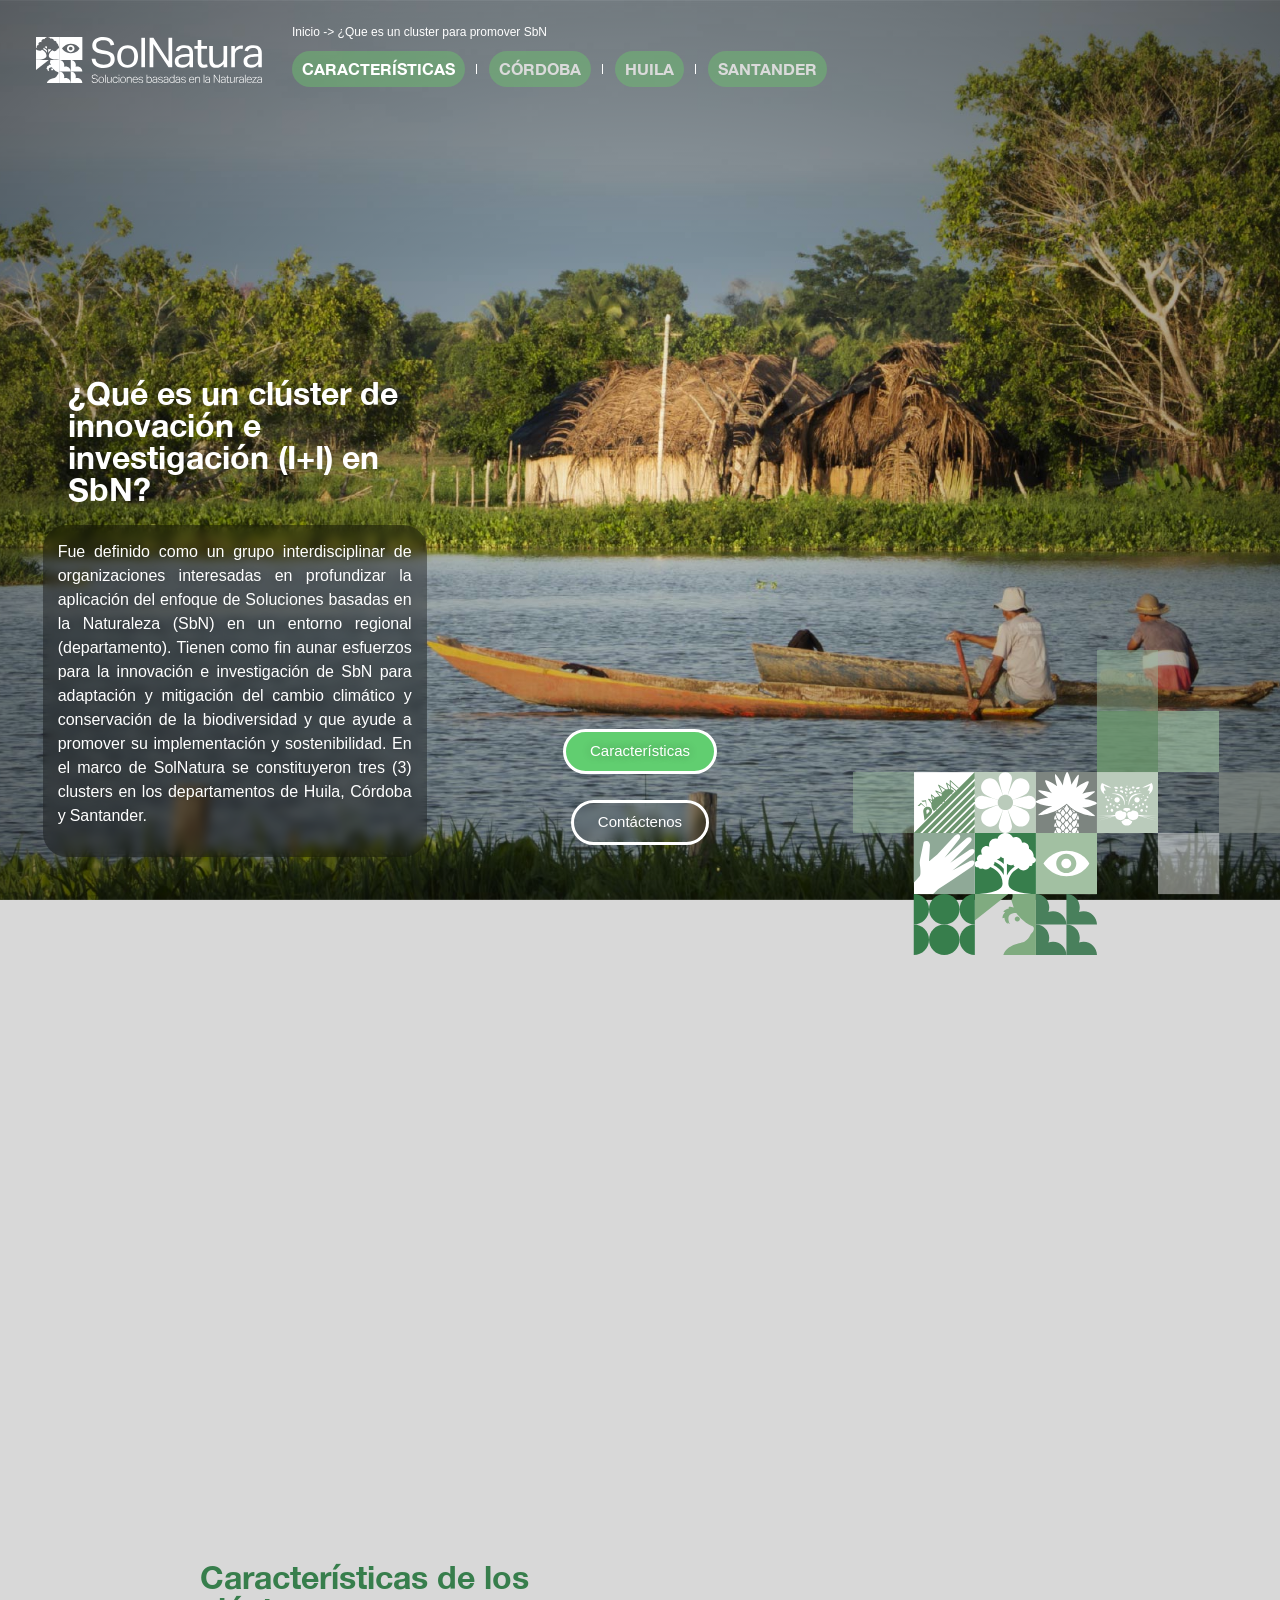
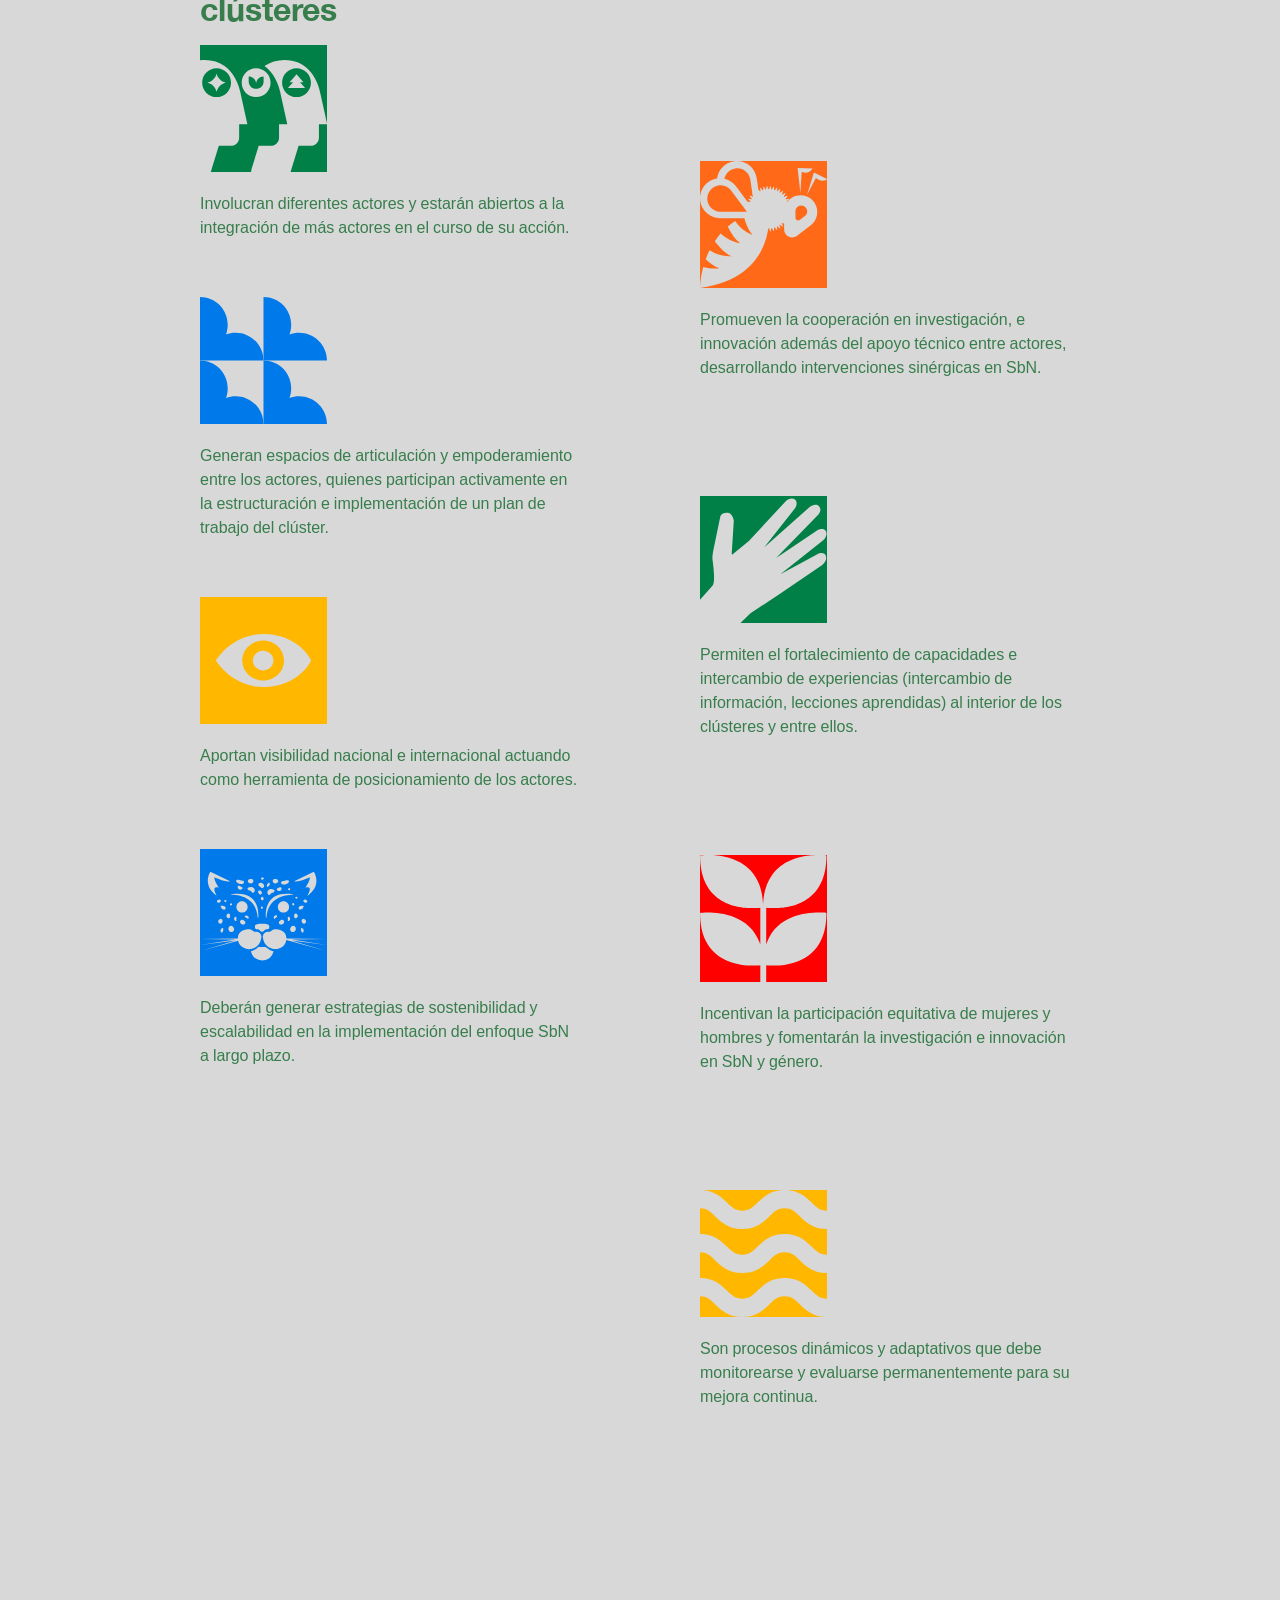
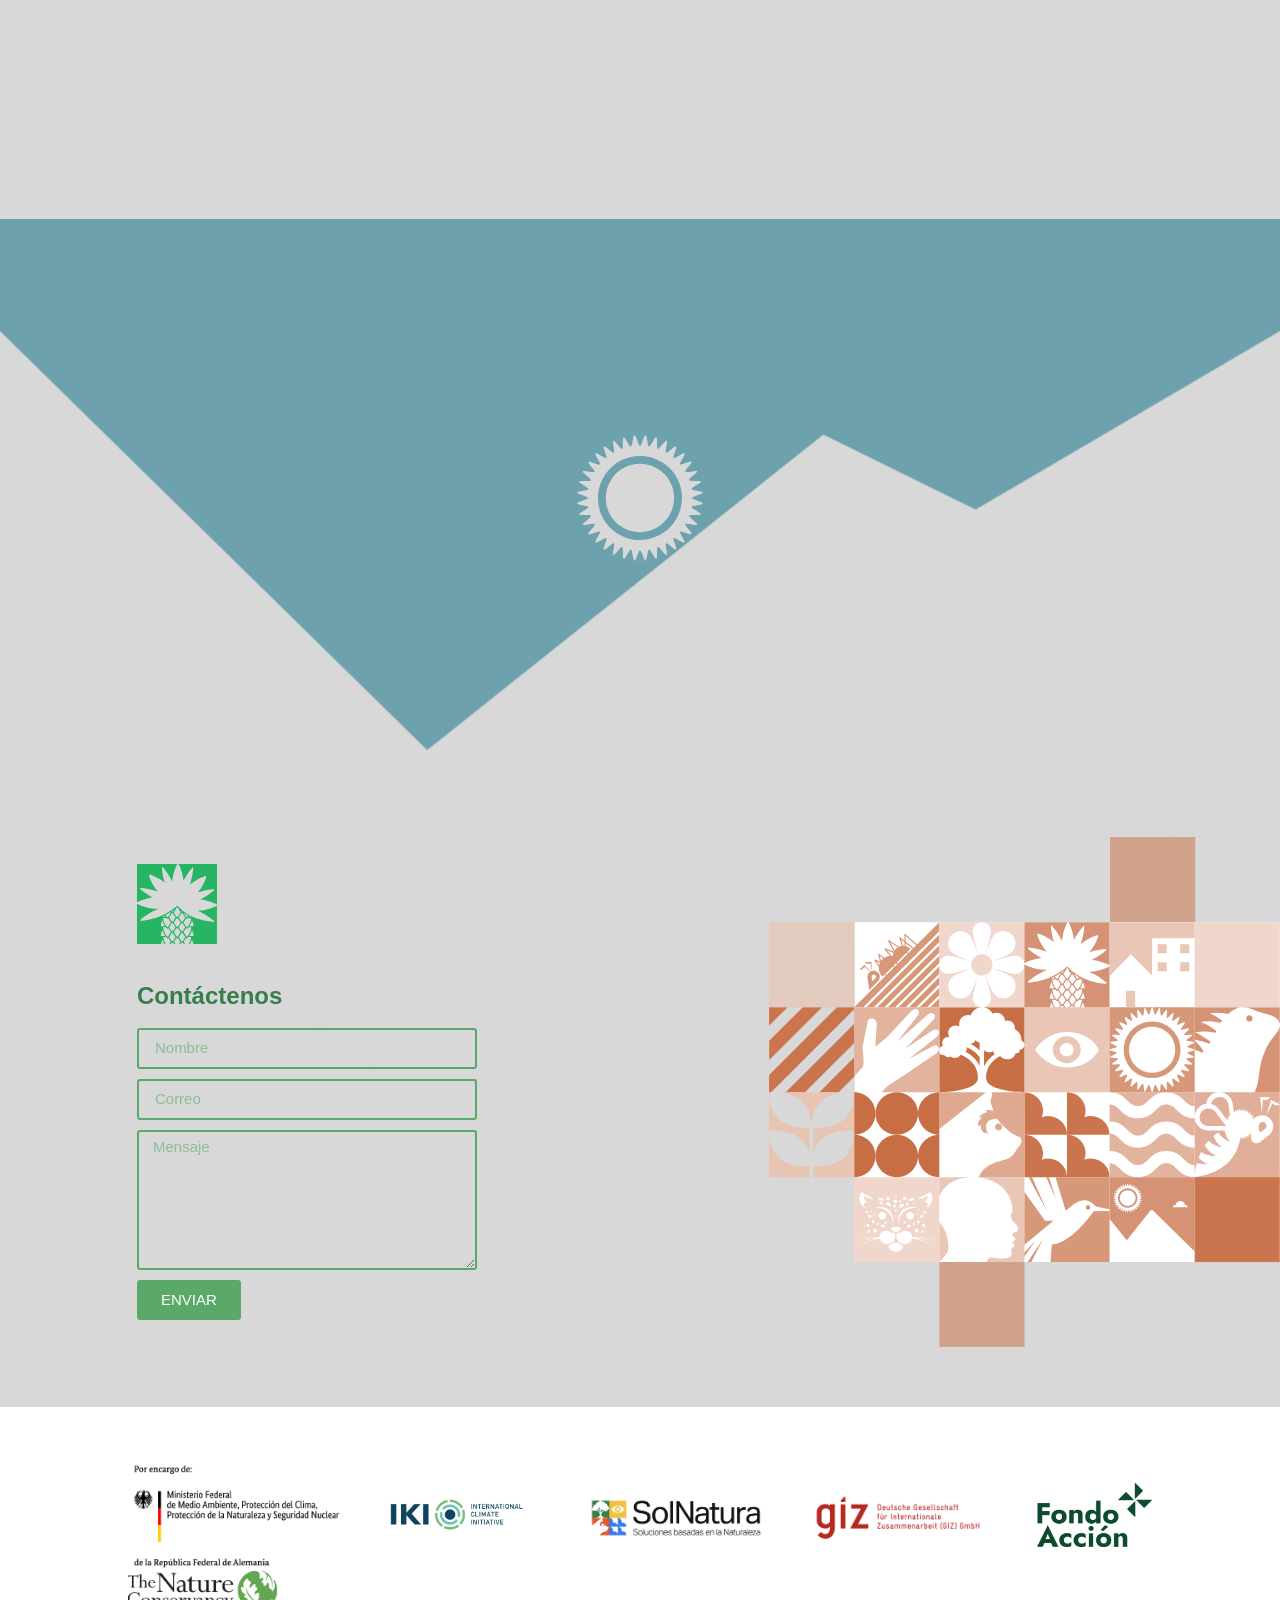
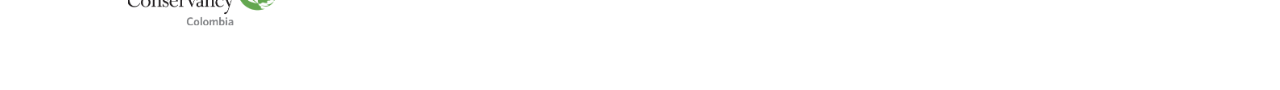
<file: clon-solnatura/que-es-cluster/index.html>
<!doctype html>
<html lang="es">
<head>
	<meta charset="UTF-8">
	<meta name="viewport" content="width=device-width, initial-scale=1">
	<link rel="profile" href="https://gmpg.org/xfn/11">
	<meta name='robots' content='index, follow, max-image-preview:large, max-snippet:-1, max-video-preview:-1' />

	<!-- This site is optimized with the Yoast SEO plugin v27.9 - https://yoast.com/product/yoast-seo-wordpress/ -->
	<title>¿Que es un cluster para promover SbN - Sol Natura</title>
	<link rel="canonical" href="https://solnatura.co/que-es-un-cluster-para-promover-sbn/" />
	<meta property="og:locale" content="es_ES" />
	<meta property="og:type" content="article" />
	<meta property="og:title" content="¿Que es un cluster para promover SbN - Sol Natura" />
	<meta property="og:description" content="¿Qué es un clúster de innovación e investigación (I+I) en SbN? Fue definido como un grupo interdisciplinar de organizaciones interesadas en profundizar la aplicación del enfoque de Soluciones basadas en la Naturaleza (SbN) en un entorno regional (departamento). Tienen como fin aunar esfuerzos para la innovación e investigación de SbN para adaptación y mitigación del [&hellip;]" />
	<meta property="og:url" content="https://solnatura.co/que-es-un-cluster-para-promover-sbn/" />
	<meta property="og:site_name" content="Sol Natura" />
	<meta property="article:modified_time" content="2026-07-01T15:13:23+00:00" />
	<meta name="twitter:card" content="summary_large_image" />
	<meta name="twitter:label1" content="Tiempo de lectura" />
	<meta name="twitter:data1" content="4 minutos" />
	<script type="application/ld+json" class="yoast-schema-graph">{"@context":"https:\/\/schema.org","@graph":[{"@type":"WebPage","@id":"https:\/\/solnatura.co\/que-es-un-cluster-para-promover-sbn\/","url":"https:\/\/solnatura.co\/que-es-un-cluster-para-promover-sbn\/","name":"¿Que es un cluster para promover SbN - Sol Natura","isPartOf":{"@id":"https:\/\/solnatura.co\/#website"},"primaryImageOfPage":{"@id":"https:\/\/solnatura.co\/que-es-un-cluster-para-promover-sbn\/#primaryimage"},"image":{"@id":"https:\/\/solnatura.co\/que-es-un-cluster-para-promover-sbn\/#primaryimage"},"thumbnailUrl":"https:\/\/solnatura.co\/wp-content\/uploads\/2024\/10\/clusters.svg","datePublished":"2024-10-10T13:21:15+00:00","dateModified":"2026-07-01T15:13:23+00:00","breadcrumb":{"@id":"https:\/\/solnatura.co\/que-es-un-cluster-para-promover-sbn\/#breadcrumb"},"inLanguage":"es","potentialAction":[{"@type":"ReadAction","target":["https:\/\/solnatura.co\/que-es-un-cluster-para-promover-sbn\/"]}]},{"@type":"ImageObject","inLanguage":"es","@id":"https:\/\/solnatura.co\/que-es-un-cluster-para-promover-sbn\/#primaryimage","url":"https:\/\/solnatura.co\/wp-content\/uploads\/2024\/10\/clusters.svg","contentUrl":"https:\/\/solnatura.co\/wp-content\/uploads\/2024\/10\/clusters.svg","width":1272,"height":910},{"@type":"BreadcrumbList","@id":"https:\/\/solnatura.co\/que-es-un-cluster-para-promover-sbn\/#breadcrumb","itemListElement":[{"@type":"ListItem","position":1,"name":"Inicio","item":"https:\/\/solnatura.co\/"},{"@type":"ListItem","position":2,"name":"¿Que es un cluster para promover SbN"}]},{"@type":"WebSite","@id":"https:\/\/solnatura.co\/#website","url":"https:\/\/solnatura.co\/","name":"Sol Natura","description":"","potentialAction":[{"@type":"SearchAction","target":{"@type":"EntryPoint","urlTemplate":"https:\/\/solnatura.co\/?s={search_term_string}"},"query-input":{"@type":"PropertyValueSpecification","valueRequired":true,"valueName":"search_term_string"}}],"inLanguage":"es"}]}</script>
	<!-- / Yoast SEO plugin. -->


<link rel='dns-prefetch' href='//www.googletagmanager.com' />
<link rel="alternate" type="application/rss+xml" title="Sol Natura &raquo; Feed" href="https://solnatura.co/feed/" />
<link rel="alternate" type="application/rss+xml" title="Sol Natura &raquo; Feed de los comentarios" href="https://solnatura.co/comments/feed/" />
<link rel="alternate" title="oEmbed (JSON)" type="application/json+oembed" href="https://solnatura.co/wp-json/oembed/1.0/embed?url=https%3A%2F%2Fsolnatura.co%2Fque-es-un-cluster-para-promover-sbn%2F" />
<link rel="alternate" title="oEmbed (XML)" type="text/xml+oembed" href="https://solnatura.co/wp-json/oembed/1.0/embed?url=https%3A%2F%2Fsolnatura.co%2Fque-es-un-cluster-para-promover-sbn%2F&#038;format=xml" />
<style id="wp-img-auto-sizes-contain-inline-css">
img:is([sizes=auto i],[sizes^="auto," i]){contain-intrinsic-size:3000px 1500px}
/*# sourceURL=wp-img-auto-sizes-contain-inline-css */
</style>
<style id="wp-emoji-styles-inline-css">

	img.wp-smiley, img.emoji {
		display: inline !important;
		border: none !important;
		box-shadow: none !important;
		height: 1em !important;
		width: 1em !important;
		margin: 0 0.07em !important;
		vertical-align: -0.1em !important;
		background: none !important;
		padding: 0 !important;
	}
/*# sourceURL=wp-emoji-styles-inline-css */
</style>
<style id="global-styles-inline-css">
:root{--wp--preset--aspect-ratio--square: 1;--wp--preset--aspect-ratio--4-3: 4/3;--wp--preset--aspect-ratio--3-4: 3/4;--wp--preset--aspect-ratio--3-2: 3/2;--wp--preset--aspect-ratio--2-3: 2/3;--wp--preset--aspect-ratio--16-9: 16/9;--wp--preset--aspect-ratio--9-16: 9/16;--wp--preset--color--black: #000000;--wp--preset--color--cyan-bluish-gray: #abb8c3;--wp--preset--color--white: #ffffff;--wp--preset--color--pale-pink: #f78da7;--wp--preset--color--vivid-red: #cf2e2e;--wp--preset--color--luminous-vivid-orange: #ff6900;--wp--preset--color--luminous-vivid-amber: #fcb900;--wp--preset--color--light-green-cyan: #7bdcb5;--wp--preset--color--vivid-green-cyan: #00d084;--wp--preset--color--pale-cyan-blue: #8ed1fc;--wp--preset--color--vivid-cyan-blue: #0693e3;--wp--preset--color--vivid-purple: #9b51e0;--wp--preset--gradient--vivid-cyan-blue-to-vivid-purple: linear-gradient(135deg,rgb(6,147,227) 0%,rgb(155,81,224) 100%);--wp--preset--gradient--light-green-cyan-to-vivid-green-cyan: linear-gradient(135deg,rgb(122,220,180) 0%,rgb(0,208,130) 100%);--wp--preset--gradient--luminous-vivid-amber-to-luminous-vivid-orange: linear-gradient(135deg,rgb(252,185,0) 0%,rgb(255,105,0) 100%);--wp--preset--gradient--luminous-vivid-orange-to-vivid-red: linear-gradient(135deg,rgb(255,105,0) 0%,rgb(207,46,46) 100%);--wp--preset--gradient--very-light-gray-to-cyan-bluish-gray: linear-gradient(135deg,rgb(238,238,238) 0%,rgb(169,184,195) 100%);--wp--preset--gradient--cool-to-warm-spectrum: linear-gradient(135deg,rgb(74,234,220) 0%,rgb(151,120,209) 20%,rgb(207,42,186) 40%,rgb(238,44,130) 60%,rgb(251,105,98) 80%,rgb(254,248,76) 100%);--wp--preset--gradient--blush-light-purple: linear-gradient(135deg,rgb(255,206,236) 0%,rgb(152,150,240) 100%);--wp--preset--gradient--blush-bordeaux: linear-gradient(135deg,rgb(254,205,165) 0%,rgb(254,45,45) 50%,rgb(107,0,62) 100%);--wp--preset--gradient--luminous-dusk: linear-gradient(135deg,rgb(255,203,112) 0%,rgb(199,81,192) 50%,rgb(65,88,208) 100%);--wp--preset--gradient--pale-ocean: linear-gradient(135deg,rgb(255,245,203) 0%,rgb(182,227,212) 50%,rgb(51,167,181) 100%);--wp--preset--gradient--electric-grass: linear-gradient(135deg,rgb(202,248,128) 0%,rgb(113,206,126) 100%);--wp--preset--gradient--midnight: linear-gradient(135deg,rgb(2,3,129) 0%,rgb(40,116,252) 100%);--wp--preset--font-size--small: 13px;--wp--preset--font-size--medium: 20px;--wp--preset--font-size--large: 36px;--wp--preset--font-size--x-large: 42px;--wp--preset--spacing--20: 0.44rem;--wp--preset--spacing--30: 0.67rem;--wp--preset--spacing--40: 1rem;--wp--preset--spacing--50: 1.5rem;--wp--preset--spacing--60: 2.25rem;--wp--preset--spacing--70: 3.38rem;--wp--preset--spacing--80: 5.06rem;--wp--preset--shadow--natural: 6px 6px 9px rgba(0, 0, 0, 0.2);--wp--preset--shadow--deep: 12px 12px 50px rgba(0, 0, 0, 0.4);--wp--preset--shadow--sharp: 6px 6px 0px rgba(0, 0, 0, 0.2);--wp--preset--shadow--outlined: 6px 6px 0px -3px rgb(255, 255, 255), 6px 6px rgb(0, 0, 0);--wp--preset--shadow--crisp: 6px 6px 0px rgb(0, 0, 0);}:root { --wp--style--global--content-size: 800px;--wp--style--global--wide-size: 1200px; }:where(body) { margin: 0; }.wp-site-blocks > .alignleft { float: left; margin-right: 2em; }.wp-site-blocks > .alignright { float: right; margin-left: 2em; }.wp-site-blocks > .aligncenter { justify-content: center; margin-left: auto; margin-right: auto; }:where(.wp-site-blocks) > * { margin-block-start: 24px; margin-block-end: 0; }:where(.wp-site-blocks) > :first-child { margin-block-start: 0; }:where(.wp-site-blocks) > :last-child { margin-block-end: 0; }:root { --wp--style--block-gap: 24px; }:root :where(.is-layout-flow) > :first-child{margin-block-start: 0;}:root :where(.is-layout-flow) > :last-child{margin-block-end: 0;}:root :where(.is-layout-flow) > *{margin-block-start: 24px;margin-block-end: 0;}:root :where(.is-layout-constrained) > :first-child{margin-block-start: 0;}:root :where(.is-layout-constrained) > :last-child{margin-block-end: 0;}:root :where(.is-layout-constrained) > *{margin-block-start: 24px;margin-block-end: 0;}:root :where(.is-layout-flex){gap: 24px;}:root :where(.is-layout-grid){gap: 24px;}.is-layout-flow > .alignleft{float: left;margin-inline-start: 0;margin-inline-end: 2em;}.is-layout-flow > .alignright{float: right;margin-inline-start: 2em;margin-inline-end: 0;}.is-layout-flow > .aligncenter{margin-left: auto !important;margin-right: auto !important;}.is-layout-constrained > .alignleft{float: left;margin-inline-start: 0;margin-inline-end: 2em;}.is-layout-constrained > .alignright{float: right;margin-inline-start: 2em;margin-inline-end: 0;}.is-layout-constrained > .aligncenter{margin-left: auto !important;margin-right: auto !important;}.is-layout-constrained > :where(:not(.alignleft):not(.alignright):not(.alignfull)){max-width: var(--wp--style--global--content-size);margin-left: auto !important;margin-right: auto !important;}.is-layout-constrained > .alignwide{max-width: var(--wp--style--global--wide-size);}body .is-layout-flex{display: flex;}.is-layout-flex{flex-wrap: wrap;align-items: center;}.is-layout-flex > :is(*, div){margin: 0;}body .is-layout-grid{display: grid;}.is-layout-grid > :is(*, div){margin: 0;}body{padding-top: 0px;padding-right: 0px;padding-bottom: 0px;padding-left: 0px;}:root :where(.wp-element-button, .wp-block-button__link){background-color: #32373c;border-width: 0;color: #fff;font-family: inherit;font-size: inherit;font-style: inherit;font-weight: inherit;letter-spacing: inherit;line-height: inherit;padding-top: calc(0.667em + 2px);padding-right: calc(1.333em + 2px);padding-bottom: calc(0.667em + 2px);padding-left: calc(1.333em + 2px);text-decoration: none;text-transform: inherit;}.has-black-color{color: var(--wp--preset--color--black) !important;}.has-cyan-bluish-gray-color{color: var(--wp--preset--color--cyan-bluish-gray) !important;}.has-white-color{color: var(--wp--preset--color--white) !important;}.has-pale-pink-color{color: var(--wp--preset--color--pale-pink) !important;}.has-vivid-red-color{color: var(--wp--preset--color--vivid-red) !important;}.has-luminous-vivid-orange-color{color: var(--wp--preset--color--luminous-vivid-orange) !important;}.has-luminous-vivid-amber-color{color: var(--wp--preset--color--luminous-vivid-amber) !important;}.has-light-green-cyan-color{color: var(--wp--preset--color--light-green-cyan) !important;}.has-vivid-green-cyan-color{color: var(--wp--preset--color--vivid-green-cyan) !important;}.has-pale-cyan-blue-color{color: var(--wp--preset--color--pale-cyan-blue) !important;}.has-vivid-cyan-blue-color{color: var(--wp--preset--color--vivid-cyan-blue) !important;}.has-vivid-purple-color{color: var(--wp--preset--color--vivid-purple) !important;}.has-black-background-color{background-color: var(--wp--preset--color--black) !important;}.has-cyan-bluish-gray-background-color{background-color: var(--wp--preset--color--cyan-bluish-gray) !important;}.has-white-background-color{background-color: var(--wp--preset--color--white) !important;}.has-pale-pink-background-color{background-color: var(--wp--preset--color--pale-pink) !important;}.has-vivid-red-background-color{background-color: var(--wp--preset--color--vivid-red) !important;}.has-luminous-vivid-orange-background-color{background-color: var(--wp--preset--color--luminous-vivid-orange) !important;}.has-luminous-vivid-amber-background-color{background-color: var(--wp--preset--color--luminous-vivid-amber) !important;}.has-light-green-cyan-background-color{background-color: var(--wp--preset--color--light-green-cyan) !important;}.has-vivid-green-cyan-background-color{background-color: var(--wp--preset--color--vivid-green-cyan) !important;}.has-pale-cyan-blue-background-color{background-color: var(--wp--preset--color--pale-cyan-blue) !important;}.has-vivid-cyan-blue-background-color{background-color: var(--wp--preset--color--vivid-cyan-blue) !important;}.has-vivid-purple-background-color{background-color: var(--wp--preset--color--vivid-purple) !important;}.has-black-border-color{border-color: var(--wp--preset--color--black) !important;}.has-cyan-bluish-gray-border-color{border-color: var(--wp--preset--color--cyan-bluish-gray) !important;}.has-white-border-color{border-color: var(--wp--preset--color--white) !important;}.has-pale-pink-border-color{border-color: var(--wp--preset--color--pale-pink) !important;}.has-vivid-red-border-color{border-color: var(--wp--preset--color--vivid-red) !important;}.has-luminous-vivid-orange-border-color{border-color: var(--wp--preset--color--luminous-vivid-orange) !important;}.has-luminous-vivid-amber-border-color{border-color: var(--wp--preset--color--luminous-vivid-amber) !important;}.has-light-green-cyan-border-color{border-color: var(--wp--preset--color--light-green-cyan) !important;}.has-vivid-green-cyan-border-color{border-color: var(--wp--preset--color--vivid-green-cyan) !important;}.has-pale-cyan-blue-border-color{border-color: var(--wp--preset--color--pale-cyan-blue) !important;}.has-vivid-cyan-blue-border-color{border-color: var(--wp--preset--color--vivid-cyan-blue) !important;}.has-vivid-purple-border-color{border-color: var(--wp--preset--color--vivid-purple) !important;}.has-vivid-cyan-blue-to-vivid-purple-gradient-background{background: var(--wp--preset--gradient--vivid-cyan-blue-to-vivid-purple) !important;}.has-light-green-cyan-to-vivid-green-cyan-gradient-background{background: var(--wp--preset--gradient--light-green-cyan-to-vivid-green-cyan) !important;}.has-luminous-vivid-amber-to-luminous-vivid-orange-gradient-background{background: var(--wp--preset--gradient--luminous-vivid-amber-to-luminous-vivid-orange) !important;}.has-luminous-vivid-orange-to-vivid-red-gradient-background{background: var(--wp--preset--gradient--luminous-vivid-orange-to-vivid-red) !important;}.has-very-light-gray-to-cyan-bluish-gray-gradient-background{background: var(--wp--preset--gradient--very-light-gray-to-cyan-bluish-gray) !important;}.has-cool-to-warm-spectrum-gradient-background{background: var(--wp--preset--gradient--cool-to-warm-spectrum) !important;}.has-blush-light-purple-gradient-background{background: var(--wp--preset--gradient--blush-light-purple) !important;}.has-blush-bordeaux-gradient-background{background: var(--wp--preset--gradient--blush-bordeaux) !important;}.has-luminous-dusk-gradient-background{background: var(--wp--preset--gradient--luminous-dusk) !important;}.has-pale-ocean-gradient-background{background: var(--wp--preset--gradient--pale-ocean) !important;}.has-electric-grass-gradient-background{background: var(--wp--preset--gradient--electric-grass) !important;}.has-midnight-gradient-background{background: var(--wp--preset--gradient--midnight) !important;}.has-small-font-size{font-size: var(--wp--preset--font-size--small) !important;}.has-medium-font-size{font-size: var(--wp--preset--font-size--medium) !important;}.has-large-font-size{font-size: var(--wp--preset--font-size--large) !important;}.has-x-large-font-size{font-size: var(--wp--preset--font-size--x-large) !important;}
:root :where(.wp-block-icon svg){width: 24px;}
:root :where(.wp-block-pullquote){font-size: 1.5em;line-height: 1.6;}
/*# sourceURL=global-styles-inline-css */
</style>
<link rel='stylesheet' id='hello-elementor-css' href='assets/solnatura_co_wp_content_themes_hello_elementor_assets_css_reset_css.css' media='all' />
<link rel='stylesheet' id='hello-elementor-theme-style-css' href='assets/solnatura_co_wp_content_themes_hello_elementor_assets_css_theme_css.css' media='all' />
<link rel='stylesheet' id='hello-elementor-header-footer-css' href='assets/solnatura_co_wp_content_themes_hello_elementor_assets_css_header_footer_css.css' media='all' />
<link rel='stylesheet' id='elementor-frontend-css' href='assets/solnatura_co_wp_content_plugins_elementor_assets_css_frontend_min_css.css' media='all' />
<link rel='stylesheet' id='elementor-post-6-css' href='assets/solnatura_co_wp_content_uploads_elementor_css_post_6_css.css' media='all' />
<link rel='stylesheet' id='e-animation-grow-css' href='assets/solnatura_co_wp_content_plugins_elementor_assets_lib_animations_styles_e_animati.css' media='all' />
<link rel='stylesheet' id='widget-image-css' href='assets/solnatura_co_wp_content_plugins_elementor_assets_css_widget_image_min_css.css' media='all' />
<link rel='stylesheet' id='widget-breadcrumbs-css' href='assets/solnatura_co_wp_content_plugins_elementor_pro_assets_css_widget_breadcrumbs_min_.css' media='all' />
<link rel='stylesheet' id='widget-nav-menu-css' href='assets/solnatura_co_wp_content_plugins_elementor_pro_assets_css_widget_nav_menu_min_css.css' media='all' />
<link rel='stylesheet' id='widget-heading-css' href='assets/solnatura_co_wp_content_plugins_elementor_assets_css_widget_heading_min_css.css' media='all' />
<link rel='stylesheet' id='widget-form-css' href='assets/solnatura_co_wp_content_plugins_elementor_pro_assets_css_widget_form_min_css.css' media='all' />
<link rel='stylesheet' id='e-motion-fx-css' href='assets/solnatura_co_wp_content_plugins_elementor_pro_assets_css_modules_motion_fx_min_c.css' media='all' />
<link rel='stylesheet' id='e-shapes-css' href='assets/solnatura_co_wp_content_plugins_elementor_assets_css_conditionals_shapes_min_css.css' media='all' />
<link rel='stylesheet' id='e-animation-fadeIn-css' href='assets/solnatura_co_wp_content_plugins_elementor_assets_lib_animations_styles_fadeIn_mi.css' media='all' />
<link rel='stylesheet' id='widget-video-css' href='assets/solnatura_co_wp_content_plugins_elementor_assets_css_widget_video_min_css.css' media='all' />
<link rel='stylesheet' id='elementor-post-630-css' href='assets/solnatura_co_wp_content_uploads_elementor_css_post_630_css.css' media='all' />
<link rel='stylesheet' id='elementor-post-687-css' href='assets/solnatura_co_wp_content_uploads_elementor_css_post_687_css.css' media='all' />
<link rel='stylesheet' id='elementor-post-339-css' href='assets/solnatura_co_wp_content_uploads_elementor_css_post_339_css.css' media='all' />
<style id="elementor-pro-custom-fonts-inline-css">
@font-face {
	font-family: 'Helvetica Neue';
	font-style: normal;
	font-weight: bold;
	font-display: auto;
	src: url('assets/solnatura_co_wp_content_uploads_2024_09_HelveticaNeue_Bold_02_ttf.ttf') format('truetype');
}
@font-face {
	font-family: 'Helvetica Neue';
	font-style: normal;
	font-weight: 100;
	font-display: auto;
	src: url('assets/solnatura_co_wp_content_uploads_2024_09_HelveticaNeue_Light_08_ttf.ttf') format('truetype');
}
@font-face {
	font-family: 'Helvetica Neue';
	font-style: normal;
	font-weight: normal;
	font-display: auto;
	src: url('assets/solnatura_co_wp_content_uploads_2024_09_HelveticaNeue_01_ttf.ttf') format('truetype');
}

/*# sourceURL=elementor-pro-custom-fonts-inline-css */
</style>
<link rel='stylesheet' id='elementor-gf-local-roboto-css' href='assets/solnatura_co_wp_content_uploads_elementor_google_fonts_css_roboto_css.css' media='all' />
<link rel='stylesheet' id='elementor-gf-local-robotoslab-css' href='assets/solnatura_co_wp_content_uploads_elementor_google_fonts_css_robotoslab_css.css' media='all' />
<script id="jquery-core-js" src="assets/solnatura_co_wp_includes_js_jquery_jquery_min_js.js"></script>
<script id="jquery-migrate-js" src="assets/solnatura_co_wp_includes_js_jquery_jquery_migrate_min_js.js"></script>

<!-- Fragmento de código de la etiqueta de Google (gtag.js) añadida por Site Kit -->
<!-- Fragmento de código de Google Analytics añadido por Site Kit -->
<script id="google_gtagjs-js" src="https://www.googletagmanager.com/gtag/js?id=GT-TB64S3MV" async></script>
<script id="google_gtagjs-js-after">
window.dataLayer = window.dataLayer || [];function gtag(){dataLayer.push(arguments);}
gtag("set","linker",{"domains":["solnatura.co"]});
gtag("js", new Date());
gtag("set", "developer_id.dZTNiMT", true);
gtag("config", "GT-TB64S3MV");
 window._googlesitekit = window._googlesitekit || {}; window._googlesitekit.throttledEvents = []; window._googlesitekit.gtagEvent = (name, data) => { var key = JSON.stringify( { name, data } ); if ( !! window._googlesitekit.throttledEvents[ key ] ) { return; } window._googlesitekit.throttledEvents[ key ] = true; setTimeout( () => { delete window._googlesitekit.throttledEvents[ key ]; }, 5 ); gtag( "event", name, { ...data, event_source: "site-kit" } ); }; 
//# sourceURL=google_gtagjs-js-after
</script>
<link rel="https://api.w.org/" href="https://solnatura.co/wp-json/" /><link rel="alternate" title="JSON" type="application/json" href="https://solnatura.co/wp-json/wp/v2/pages/630" /><link rel="EditURI" type="application/rsd+xml" title="RSD" href="https://solnatura.co/xmlrpc.php?rsd" />
<meta name="generator" content="WordPress 7.0" />
<link rel='shortlink' href='https://solnatura.co/?p=630' />
<meta name="generator" content="Site Kit by Google 1.182.0" /><meta name="generator" content="Elementor 4.1.4; features: e_font_icon_svg, additional_custom_breakpoints; settings: css_print_method-external, google_font-enabled, font_display-swap">
<meta name="google-site-verification" content="1HXD1RAZig80--9MsZOC6NYVbHzjzEEzB_sFXK8OTuk" />
			<style>
				.e-con.e-parent:nth-of-type(n+4):not(.e-lazyloaded):not(.e-no-lazyload),
				.e-con.e-parent:nth-of-type(n+4):not(.e-lazyloaded):not(.e-no-lazyload) * {
					background-image: none !important;
				}
				@media screen and (max-height: 1024px) {
					.e-con.e-parent:nth-of-type(n+3):not(.e-lazyloaded):not(.e-no-lazyload),
					.e-con.e-parent:nth-of-type(n+3):not(.e-lazyloaded):not(.e-no-lazyload) * {
						background-image: none !important;
					}
				}
				@media screen and (max-height: 640px) {
					.e-con.e-parent:nth-of-type(n+2):not(.e-lazyloaded):not(.e-no-lazyload),
					.e-con.e-parent:nth-of-type(n+2):not(.e-lazyloaded):not(.e-no-lazyload) * {
						background-image: none !important;
					}
				}
			</style>
			<link rel="icon" href="assets/solnatura_co_wp_content_uploads_2024_10_cropped_Asset_1_8_32x32_png.png" sizes="32x32" />
<link rel="icon" href="assets/solnatura_co_wp_content_uploads_2024_10_cropped_Asset_1_8_192x192_png.png" sizes="192x192" />
<link rel="apple-touch-icon" href="assets/solnatura_co_wp_content_uploads_2024_10_cropped_Asset_1_8_180x180_png.png" />
<meta name="msapplication-TileImage" content="assets/solnatura_co_wp_content_uploads_2024_10_cropped_Asset_1_8_270x270_png.png" />
</head>
<body class="wp-singular page-template-default page page-id-630 page-parent wp-embed-responsive wp-theme-hello-elementor hello-elementor-default elementor-default elementor-kit-6 elementor-page elementor-page-630">


<a class="skip-link screen-reader-text" href="#content">Ir al contenido</a>

		<header data-elementor-type="header" data-elementor-id="687" class="elementor elementor-687 elementor-location-header" data-elementor-post-type="elementor_library">
					<section class="elementor-section elementor-top-section elementor-element elementor-element-1e5dfc2 elementor-section-full_width elementor-section-stretched elementor-section-height-default elementor-section-height-default" data-id="1e5dfc2" data-element_type="section" data-e-type="section" data-settings="{&quot;stretch_section&quot;:&quot;section-stretched&quot;}">
						<div class="elementor-container elementor-column-gap-default">
					<div class="elementor-column elementor-col-50 elementor-top-column elementor-element elementor-element-cbdf54e" data-id="cbdf54e" data-element_type="column" data-e-type="column">
			<div class="elementor-widget-wrap elementor-element-populated">
						<div class="elementor-element elementor-element-3ecfd5d elementor-widget elementor-widget-image" data-id="3ecfd5d" data-element_type="widget" data-e-type="widget" data-widget_type="image.default">
				<div class="elementor-widget-container">
																<a href="/">
							<img width="564" height="116" src="assets/solnatura_co_wp_content_uploads_2024_09_Logo_svg.svg" class="elementor-animation-grow attachment-large size-large wp-image-81" alt="" />								</a>
															</div>
				</div>
					</div>
		</div>
				<div class="elementor-column elementor-col-50 elementor-top-column elementor-element elementor-element-6a7b2b3" data-id="6a7b2b3" data-element_type="column" data-e-type="column">
			<div class="elementor-widget-wrap elementor-element-populated">
						<div class="elementor-element elementor-element-16a29c8 elementor-tablet-align-right elementor-hidden-mobile elementor-widget elementor-widget-breadcrumbs" data-id="16a29c8" data-element_type="widget" data-e-type="widget" data-widget_type="breadcrumbs.default">
				<div class="elementor-widget-container">
					<p id="breadcrumbs"><span><span><a href="https://solnatura.co/">Inicio</a></span> -&gt; <span class="breadcrumb_last" aria-current="page">¿Que es un cluster para promover SbN</span></span></p>				</div>
				</div>
				<div class="elementor-element elementor-element-7a41360 elementor-nav-menu--stretch elementor-nav-menu__text-align-center elementor-widget-tablet__width-auto elementor-hidden-tablet elementor-hidden-mobile elementor-nav-menu--dropdown-tablet elementor-nav-menu--toggle elementor-nav-menu--burger elementor-widget elementor-widget-nav-menu" data-id="7a41360" data-element_type="widget" data-e-type="widget" data-settings="{&quot;full_width&quot;:&quot;stretch&quot;,&quot;layout&quot;:&quot;horizontal&quot;,&quot;submenu_icon&quot;:{&quot;value&quot;:&quot;&lt;svg aria-hidden=\&quot;true\&quot; class=\&quot;e-font-icon-svg e-fas-caret-down\&quot; viewBox=\&quot;0 0 320 512\&quot; xmlns=\&quot;http:\/\/www.w3.org\/2000\/svg\&quot;&gt;&lt;path d=\&quot;M31.3 192h257.3c17.8 0 26.7 21.5 14.1 34.1L174.1 354.8c-7.8 7.8-20.5 7.8-28.3 0L17.2 226.1C4.6 213.5 13.5 192 31.3 192z\&quot;&gt;&lt;\/path&gt;&lt;\/svg&gt;&quot;,&quot;library&quot;:&quot;fa-solid&quot;},&quot;toggle&quot;:&quot;burger&quot;}" data-widget_type="nav-menu.default">
				<div class="elementor-widget-container">
								<nav aria-label="Menu" class="elementor-nav-menu--main elementor-nav-menu__container elementor-nav-menu--layout-horizontal e--pointer-none">
				<ul id="menu-1-7a41360" class="elementor-nav-menu"><li class="menu-item menu-item-type-post_type menu-item-object-page current-menu-item page_item page-item-630 current_page_item menu-item-691"><a href="https://solnatura.co/que-es-un-cluster-para-promover-sbn/" aria-current="page" class="elementor-item elementor-item-active">CARACTERÍSTICAS</a></li>
<li class="menu-item menu-item-type-post_type menu-item-object-page menu-item-694"><a href="https://solnatura.co/que-es-un-cluster-para-promover-sbn/cluster-de-11-en-sbn-de-cordoba/" class="elementor-item">CÓRDOBA</a></li>
<li class="menu-item menu-item-type-post_type menu-item-object-page menu-item-693"><a href="https://solnatura.co/que-es-un-cluster-para-promover-sbn/cluster-de-11-en-sbn-de-huila/" class="elementor-item">HUILA</a></li>
<li class="menu-item menu-item-type-post_type menu-item-object-page menu-item-692"><a href="https://solnatura.co/que-es-un-cluster-para-promover-sbn/cluster-de-11-en-sbn-de-santander/" class="elementor-item">SANTANDER</a></li>
</ul>			</nav>
					<div class="elementor-menu-toggle" role="button" tabindex="0" aria-label="Menu Toggle" aria-expanded="false">
			<svg aria-hidden="true" role="presentation" class="elementor-menu-toggle__icon--open e-font-icon-svg e-eicon-menu-bar" viewBox="0 0 1000 1000" xmlns="http://www.w3.org/2000/svg"><path d="M104 333H896C929 333 958 304 958 271S929 208 896 208H104C71 208 42 237 42 271S71 333 104 333ZM104 583H896C929 583 958 554 958 521S929 458 896 458H104C71 458 42 487 42 521S71 583 104 583ZM104 833H896C929 833 958 804 958 771S929 708 896 708H104C71 708 42 737 42 771S71 833 104 833Z"></path></svg><svg aria-hidden="true" role="presentation" class="elementor-menu-toggle__icon--close e-font-icon-svg e-eicon-close" viewBox="0 0 1000 1000" xmlns="http://www.w3.org/2000/svg"><path d="M742 167L500 408 258 167C246 154 233 150 217 150 196 150 179 158 167 167 154 179 150 196 150 212 150 229 154 242 171 254L408 500 167 742C138 771 138 800 167 829 196 858 225 858 254 829L496 587 738 829C750 842 767 846 783 846 800 846 817 842 829 829 842 817 846 804 846 783 846 767 842 750 829 737L588 500 833 258C863 229 863 200 833 171 804 137 775 137 742 167Z"></path></svg>		</div>
					<nav class="elementor-nav-menu--dropdown elementor-nav-menu__container" aria-hidden="true">
				<ul id="menu-2-7a41360" class="elementor-nav-menu"><li class="menu-item menu-item-type-post_type menu-item-object-page current-menu-item page_item page-item-630 current_page_item menu-item-691"><a href="https://solnatura.co/que-es-un-cluster-para-promover-sbn/" aria-current="page" class="elementor-item elementor-item-active" tabindex="-1">CARACTERÍSTICAS</a></li>
<li class="menu-item menu-item-type-post_type menu-item-object-page menu-item-694"><a href="https://solnatura.co/que-es-un-cluster-para-promover-sbn/cluster-de-11-en-sbn-de-cordoba/" class="elementor-item" tabindex="-1">CÓRDOBA</a></li>
<li class="menu-item menu-item-type-post_type menu-item-object-page menu-item-693"><a href="https://solnatura.co/que-es-un-cluster-para-promover-sbn/cluster-de-11-en-sbn-de-huila/" class="elementor-item" tabindex="-1">HUILA</a></li>
<li class="menu-item menu-item-type-post_type menu-item-object-page menu-item-692"><a href="https://solnatura.co/que-es-un-cluster-para-promover-sbn/cluster-de-11-en-sbn-de-santander/" class="elementor-item" tabindex="-1">SANTANDER</a></li>
</ul>			</nav>
						</div>
				</div>
				<div class="elementor-element elementor-element-4e72b44 elementor-widget-tablet__width-inherit elementor-hidden-desktop elementor-view-default elementor-widget elementor-widget-icon" data-id="4e72b44" data-element_type="widget" data-e-type="widget" data-widget_type="icon.default">
				<div class="elementor-widget-container">
							<div class="elementor-icon-wrapper">
			<a class="elementor-icon" href="#elementor-action%3Aaction%3Dpopup%3Aopen%26settings%3DeyJpZCI6IjE5ODgiLCJ0b2dnbGUiOmZhbHNlfQ%3D%3D">
			<svg aria-hidden="true" class="e-font-icon-svg e-fas-bars" viewBox="0 0 448 512" xmlns="http://www.w3.org/2000/svg"><path d="M16 132h416c8.837 0 16-7.163 16-16V76c0-8.837-7.163-16-16-16H16C7.163 60 0 67.163 0 76v40c0 8.837 7.163 16 16 16zm0 160h416c8.837 0 16-7.163 16-16v-40c0-8.837-7.163-16-16-16H16c-8.837 0-16 7.163-16 16v40c0 8.837 7.163 16 16 16zm0 160h416c8.837 0 16-7.163 16-16v-40c0-8.837-7.163-16-16-16H16c-8.837 0-16 7.163-16 16v40c0 8.837 7.163 16 16 16z"></path></svg>			</a>
		</div>
						</div>
				</div>
					</div>
		</div>
					</div>
		</section>
				</header>
		
<main id="content" class="site-main post-630 page type-page status-publish hentry">

	
	<div class="page-content">
				<div data-elementor-type="wp-page" data-elementor-id="630" class="elementor elementor-630" data-elementor-post-type="page">
						<section class="elementor-section elementor-top-section elementor-element elementor-element-26edef9 elementor-section-full_width elementor-section-height-min-height elementor-section-stretched elementor-section-items-bottom elementor-section-height-default" data-id="26edef9" data-element_type="section" data-e-type="section" id="Top" data-settings="{&quot;stretch_section&quot;:&quot;section-stretched&quot;,&quot;background_background&quot;:&quot;classic&quot;}">
							<div class="elementor-background-overlay"></div>
							<div class="elementor-container elementor-column-gap-default">
					<div class="elementor-column elementor-col-100 elementor-top-column elementor-element elementor-element-0b1b344" data-id="0b1b344" data-element_type="column" data-e-type="column">
			<div class="elementor-widget-wrap elementor-element-populated">
						<section class="elementor-section elementor-inner-section elementor-element elementor-element-966c657 elementor-section-full_width elementor-section-height-min-height elementor-section-height-default" data-id="966c657" data-element_type="section" data-e-type="section">
						<div class="elementor-container elementor-column-gap-default">
					<div class="elementor-column elementor-col-33 elementor-inner-column elementor-element elementor-element-37fd195" data-id="37fd195" data-element_type="column" data-e-type="column">
			<div class="elementor-widget-wrap elementor-element-populated">
						<section class="elementor-section elementor-inner-section elementor-element elementor-element-fa3818b elementor-section-boxed elementor-section-height-default elementor-section-height-default" data-id="fa3818b" data-element_type="section" data-e-type="section">
						<div class="elementor-container elementor-column-gap-default">
					<div class="elementor-column elementor-col-100 elementor-inner-column elementor-element elementor-element-40fc191" data-id="40fc191" data-element_type="column" data-e-type="column">
			<div class="elementor-widget-wrap elementor-element-populated">
						<div class="elementor-element elementor-element-98cda24 animated-slow elementor-invisible elementor-widget elementor-widget-heading" data-id="98cda24" data-element_type="widget" data-e-type="widget" data-settings="{&quot;_animation&quot;:&quot;fadeIn&quot;,&quot;_animation_delay&quot;:300}" data-widget_type="heading.default">
				<div class="elementor-widget-container">
					<h2 class="elementor-heading-title elementor-size-default">¿Qué es un clúster de innovación e investigación (I+I) en SbN?</h2>				</div>
				</div>
					</div>
		</div>
					</div>
		</section>
				<div class="elementor-element elementor-element-0482bbb animated-slow blur elementor-invisible elementor-widget elementor-widget-text-editor" data-id="0482bbb" data-element_type="widget" data-e-type="widget" data-settings="{&quot;_animation&quot;:&quot;fadeIn&quot;,&quot;_animation_delay&quot;:600}" data-widget_type="text-editor.default">
				<div class="elementor-widget-container">
									<p>Fue definido como un grupo interdisciplinar de organizaciones interesadas en profundizar la aplicación del enfoque de Soluciones basadas en la Naturaleza (SbN) en un entorno regional (departamento). Tienen como fin aunar esfuerzos para la innovación e investigación de SbN para adaptación y mitigación del cambio climático y conservación de la biodiversidad y que ayude a promover su implementación y sostenibilidad. En el marco de SolNatura se constituyeron tres (3) clusters en los departamentos de Huila, Córdoba y Santander.</p>								</div>
				</div>
					</div>
		</div>
				<div class="elementor-column elementor-col-33 elementor-inner-column elementor-element elementor-element-9494641" data-id="9494641" data-element_type="column" data-e-type="column">
			<div class="elementor-widget-wrap elementor-element-populated">
						<section class="elementor-section elementor-inner-section elementor-element elementor-element-4c55e5b elementor-section-boxed elementor-section-height-default elementor-section-height-default" data-id="4c55e5b" data-element_type="section" data-e-type="section">
						<div class="elementor-container elementor-column-gap-default">
					<div class="elementor-column elementor-col-100 elementor-inner-column elementor-element elementor-element-ce7aa62" data-id="ce7aa62" data-element_type="column" data-e-type="column">
			<div class="elementor-widget-wrap elementor-element-populated">
						<div class="elementor-element elementor-element-613143c elementor-align-center elementor-widget__width-auto blur elementor-invisible elementor-widget elementor-widget-button" data-id="613143c" data-element_type="widget" data-e-type="widget" data-settings="{&quot;_animation&quot;:&quot;fadeIn&quot;,&quot;_animation_delay&quot;:1500}" data-widget_type="button.default">
				<div class="elementor-widget-container">
									<div class="elementor-button-wrapper">
					<a class="elementor-button elementor-button-link elementor-size-sm elementor-animation-grow" href="#Caracteristicas">
						<span class="elementor-button-content-wrapper">
									<span class="elementor-button-text">Características</span>
					</span>
					</a>
				</div>
								</div>
				</div>
					</div>
		</div>
					</div>
		</section>
				<section class="elementor-section elementor-inner-section elementor-element elementor-element-e4b50d4 elementor-section-boxed elementor-section-height-default elementor-section-height-default" data-id="e4b50d4" data-element_type="section" data-e-type="section">
						<div class="elementor-container elementor-column-gap-default">
					<div class="elementor-column elementor-col-100 elementor-inner-column elementor-element elementor-element-b0878e6" data-id="b0878e6" data-element_type="column" data-e-type="column">
			<div class="elementor-widget-wrap elementor-element-populated">
						<div class="elementor-element elementor-element-db96e91 elementor-align-center animated-slow elementor-widget__width-auto blur elementor-invisible elementor-widget elementor-widget-button" data-id="db96e91" data-element_type="widget" data-e-type="widget" data-settings="{&quot;_animation&quot;:&quot;fadeIn&quot;,&quot;_animation_delay&quot;:1900}" data-widget_type="button.default">
				<div class="elementor-widget-container">
									<div class="elementor-button-wrapper">
					<a class="elementor-button elementor-button-link elementor-size-sm elementor-animation-grow" href="#Contacto">
						<span class="elementor-button-content-wrapper">
									<span class="elementor-button-text">Contáctenos</span>
					</span>
					</a>
				</div>
								</div>
				</div>
					</div>
		</div>
					</div>
		</section>
					</div>
		</div>
				<div class="elementor-column elementor-col-33 elementor-inner-column elementor-element elementor-element-7623ac3" data-id="7623ac3" data-element_type="column" data-e-type="column">
			<div class="elementor-widget-wrap elementor-element-populated">
						<div class="elementor-element elementor-element-a283201 animated-slow elementor-invisible elementor-widget elementor-widget-image" data-id="a283201" data-element_type="widget" data-e-type="widget" data-settings="{&quot;motion_fx_motion_fx_mouse&quot;:&quot;yes&quot;,&quot;motion_fx_mouseTrack_effect&quot;:&quot;yes&quot;,&quot;motion_fx_mouseTrack_speed&quot;:{&quot;unit&quot;:&quot;px&quot;,&quot;size&quot;:0.1000000000000000055511151231257827021181583404541015625,&quot;sizes&quot;:[]},&quot;_animation&quot;:&quot;fadeIn&quot;,&quot;_animation_delay&quot;:1500}" data-widget_type="image.default">
				<div class="elementor-widget-container">
															<img fetchpriority="high" decoding="async" width="1272" height="910" src="assets/solnatura_co_wp_content_uploads_2024_10_clusters_svg.svg" class="attachment-full size-full wp-image-639" alt="" />															</div>
				</div>
				<div class="elementor-element elementor-element-aea66e5 elementor-widget__width-auto elementor-fixed elementor-view-default elementor-widget elementor-widget-icon" data-id="aea66e5" data-element_type="widget" data-e-type="widget" data-settings="{&quot;_position&quot;:&quot;fixed&quot;,&quot;motion_fx_motion_fx_scrolling&quot;:&quot;yes&quot;,&quot;motion_fx_opacity_effect&quot;:&quot;yes&quot;,&quot;motion_fx_opacity_range&quot;:{&quot;unit&quot;:&quot;%&quot;,&quot;size&quot;:&quot;&quot;,&quot;sizes&quot;:{&quot;start&quot;:0,&quot;end&quot;:45}},&quot;motion_fx_opacity_direction&quot;:&quot;out-in&quot;,&quot;motion_fx_opacity_level&quot;:{&quot;unit&quot;:&quot;px&quot;,&quot;size&quot;:10,&quot;sizes&quot;:[]},&quot;motion_fx_devices&quot;:[&quot;desktop&quot;,&quot;tablet&quot;,&quot;mobile&quot;]}" data-widget_type="icon.default">
				<div class="elementor-widget-container">
							<div class="elementor-icon-wrapper">
			<a class="elementor-icon elementor-animation-grow" href="#Top">
			<svg aria-hidden="true" class="e-font-icon-svg e-far-arrow-alt-circle-up" viewBox="0 0 512 512" xmlns="http://www.w3.org/2000/svg"><path d="M256 504c137 0 248-111 248-248S393 8 256 8 8 119 8 256s111 248 248 248zm0-448c110.5 0 200 89.5 200 200s-89.5 200-200 200S56 366.5 56 256 145.5 56 256 56zm20 328h-40c-6.6 0-12-5.4-12-12V256h-67c-10.7 0-16-12.9-8.5-20.5l99-99c4.7-4.7 12.3-4.7 17 0l99 99c7.6 7.6 2.2 20.5-8.5 20.5h-67v116c0 6.6-5.4 12-12 12z"></path></svg>			</a>
		</div>
						</div>
				</div>
					</div>
		</div>
					</div>
		</section>
					</div>
		</div>
					</div>
		</section>
		<div class="elementor-element elementor-element-e0d7dbc e-flex e-con-boxed e-con e-parent" data-id="e0d7dbc" data-element_type="container" data-e-type="container" data-settings="{&quot;background_background&quot;:&quot;classic&quot;}">
					<div class="e-con-inner">
				<div class="elementor-element elementor-element-5d4d829 elementor-widget elementor-widget-video" data-id="5d4d829" data-element_type="widget" data-e-type="widget" data-settings="{&quot;youtube_url&quot;:&quot;https:\/\/www.youtube.com\/watch?v=OMbid2tTMIE&amp;feature=youtu.be&quot;,&quot;video_type&quot;:&quot;youtube&quot;,&quot;controls&quot;:&quot;yes&quot;}" data-widget_type="video.default">
				<div class="elementor-widget-container">
							<div class="elementor-wrapper elementor-open-inline">
			<div class="elementor-video"></div>		</div>
						</div>
				</div>
					</div>
				</div>
				<section class="elementor-section elementor-top-section elementor-element elementor-element-9561875 elementor-section-boxed elementor-section-height-default elementor-section-height-default" data-id="9561875" data-element_type="section" data-e-type="section" id="Caracteristicas" data-settings="{&quot;background_background&quot;:&quot;classic&quot;}">
						<div class="elementor-container elementor-column-gap-default">
					<div class="elementor-column elementor-col-50 elementor-top-column elementor-element elementor-element-9c9720a" data-id="9c9720a" data-element_type="column" data-e-type="column">
			<div class="elementor-widget-wrap elementor-element-populated">
						<section class="elementor-section elementor-inner-section elementor-element elementor-element-faf1b7e elementor-section-boxed elementor-section-height-default elementor-section-height-default" data-id="faf1b7e" data-element_type="section" data-e-type="section">
						<div class="elementor-container elementor-column-gap-default">
					<div class="elementor-column elementor-col-100 elementor-inner-column elementor-element elementor-element-3d2370b" data-id="3d2370b" data-element_type="column" data-e-type="column">
			<div class="elementor-widget-wrap elementor-element-populated">
						<div class="elementor-element elementor-element-c7be6e3 elementor-widget elementor-widget-heading" data-id="c7be6e3" data-element_type="widget" data-e-type="widget" data-widget_type="heading.default">
				<div class="elementor-widget-container">
					<h2 class="elementor-heading-title elementor-size-default">Características 
de los clústeres</h2>				</div>
				</div>
				<div class="elementor-element elementor-element-5985a73 elementor-widget elementor-widget-image" data-id="5985a73" data-element_type="widget" data-e-type="widget" data-settings="{&quot;motion_fx_motion_fx_mouse&quot;:&quot;yes&quot;,&quot;motion_fx_mouseTrack_effect&quot;:&quot;yes&quot;,&quot;motion_fx_mouseTrack_speed&quot;:{&quot;unit&quot;:&quot;px&quot;,&quot;size&quot;:0.299999999999999988897769753748434595763683319091796875,&quot;sizes&quot;:[]}}" data-widget_type="image.default">
				<div class="elementor-widget-container">
															<img decoding="async" width="179" height="179" src="assets/solnatura_co_wp_content_uploads_2024_10_1_svg.svg" class="elementor-animation-grow attachment-large size-large wp-image-643" alt="" />															</div>
				</div>
				<div class="elementor-element elementor-element-5c1a423 elementor-widget elementor-widget-text-editor" data-id="5c1a423" data-element_type="widget" data-e-type="widget" data-widget_type="text-editor.default">
				<div class="elementor-widget-container">
									Involucran diferentes actores y estarán abiertos a la integración de más actores en el curso de su acción. 								</div>
				</div>
					</div>
		</div>
					</div>
		</section>
				<section class="elementor-section elementor-inner-section elementor-element elementor-element-f18e1a8 elementor-section-boxed elementor-section-height-default elementor-section-height-default" data-id="f18e1a8" data-element_type="section" data-e-type="section">
						<div class="elementor-container elementor-column-gap-default">
					<div class="elementor-column elementor-col-100 elementor-inner-column elementor-element elementor-element-1193897" data-id="1193897" data-element_type="column" data-e-type="column">
			<div class="elementor-widget-wrap elementor-element-populated">
						<div class="elementor-element elementor-element-6ef15d1 elementor-widget elementor-widget-image" data-id="6ef15d1" data-element_type="widget" data-e-type="widget" data-settings="{&quot;motion_fx_motion_fx_mouse&quot;:&quot;yes&quot;,&quot;motion_fx_mouseTrack_effect&quot;:&quot;yes&quot;,&quot;motion_fx_mouseTrack_direction&quot;:&quot;negative&quot;,&quot;motion_fx_mouseTrack_speed&quot;:{&quot;unit&quot;:&quot;px&quot;,&quot;size&quot;:0.200000000000000011102230246251565404236316680908203125,&quot;sizes&quot;:[]}}" data-widget_type="image.default">
				<div class="elementor-widget-container">
															<img decoding="async" width="181" height="181" src="assets/solnatura_co_wp_content_uploads_2024_10_3_svg.svg" class="elementor-animation-grow attachment-large size-large wp-image-645" alt="" />															</div>
				</div>
				<div class="elementor-element elementor-element-24dfafc elementor-widget elementor-widget-text-editor" data-id="24dfafc" data-element_type="widget" data-e-type="widget" data-widget_type="text-editor.default">
				<div class="elementor-widget-container">
									Generan espacios de articulación y empoderamiento entre los actores, quienes participan activamente en la estructuración e implementación de un plan de trabajo del clúster.								</div>
				</div>
					</div>
		</div>
					</div>
		</section>
				<section class="elementor-section elementor-inner-section elementor-element elementor-element-0ee8ab5 elementor-section-boxed elementor-section-height-default elementor-section-height-default" data-id="0ee8ab5" data-element_type="section" data-e-type="section">
						<div class="elementor-container elementor-column-gap-default">
					<div class="elementor-column elementor-col-100 elementor-inner-column elementor-element elementor-element-5599f6f" data-id="5599f6f" data-element_type="column" data-e-type="column">
			<div class="elementor-widget-wrap elementor-element-populated">
						<div class="elementor-element elementor-element-824dedb elementor-widget elementor-widget-image" data-id="824dedb" data-element_type="widget" data-e-type="widget" data-settings="{&quot;motion_fx_motion_fx_mouse&quot;:&quot;yes&quot;,&quot;motion_fx_mouseTrack_effect&quot;:&quot;yes&quot;,&quot;motion_fx_mouseTrack_direction&quot;:&quot;negative&quot;,&quot;motion_fx_mouseTrack_speed&quot;:{&quot;unit&quot;:&quot;px&quot;,&quot;size&quot;:0.200000000000000011102230246251565404236316680908203125,&quot;sizes&quot;:[]}}" data-widget_type="image.default">
				<div class="elementor-widget-container">
															<img loading="lazy" decoding="async" width="182" height="182" src="assets/solnatura_co_wp_content_uploads_2024_10_5_svg.svg" class="elementor-animation-grow attachment-large size-large wp-image-647" alt="" />															</div>
				</div>
				<div class="elementor-element elementor-element-b81dff8 elementor-widget elementor-widget-text-editor" data-id="b81dff8" data-element_type="widget" data-e-type="widget" data-widget_type="text-editor.default">
				<div class="elementor-widget-container">
									Aportan visibilidad nacional e internacional actuando como herramienta de posicionamiento de los actores.								</div>
				</div>
					</div>
		</div>
					</div>
		</section>
				<section class="elementor-section elementor-inner-section elementor-element elementor-element-d97c4f8 elementor-section-boxed elementor-section-height-default elementor-section-height-default" data-id="d97c4f8" data-element_type="section" data-e-type="section">
						<div class="elementor-container elementor-column-gap-default">
					<div class="elementor-column elementor-col-100 elementor-inner-column elementor-element elementor-element-9bcf01f" data-id="9bcf01f" data-element_type="column" data-e-type="column">
			<div class="elementor-widget-wrap elementor-element-populated">
						<div class="elementor-element elementor-element-94b2b5a elementor-widget elementor-widget-image" data-id="94b2b5a" data-element_type="widget" data-e-type="widget" data-settings="{&quot;motion_fx_motion_fx_mouse&quot;:&quot;yes&quot;,&quot;motion_fx_mouseTrack_effect&quot;:&quot;yes&quot;,&quot;motion_fx_mouseTrack_speed&quot;:{&quot;unit&quot;:&quot;px&quot;,&quot;size&quot;:0.299999999999999988897769753748434595763683319091796875,&quot;sizes&quot;:[]}}" data-widget_type="image.default">
				<div class="elementor-widget-container">
															<img loading="lazy" decoding="async" width="181" height="181" src="assets/solnatura_co_wp_content_uploads_2024_10_7_svg.svg" class="elementor-animation-grow attachment-large size-large wp-image-649" alt="" />															</div>
				</div>
				<div class="elementor-element elementor-element-cb7ffad elementor-widget elementor-widget-text-editor" data-id="cb7ffad" data-element_type="widget" data-e-type="widget" data-widget_type="text-editor.default">
				<div class="elementor-widget-container">
									Deberán generar estrategias de sostenibilidad y escalabilidad en la implementación del enfoque SbN a largo plazo.								</div>
				</div>
					</div>
		</div>
					</div>
		</section>
					</div>
		</div>
				<div class="elementor-column elementor-col-50 elementor-top-column elementor-element elementor-element-bd86ddb" data-id="bd86ddb" data-element_type="column" data-e-type="column">
			<div class="elementor-widget-wrap elementor-element-populated">
						<section class="elementor-section elementor-inner-section elementor-element elementor-element-a7033ba elementor-section-boxed elementor-section-height-default elementor-section-height-default" data-id="a7033ba" data-element_type="section" data-e-type="section">
						<div class="elementor-container elementor-column-gap-default">
					<div class="elementor-column elementor-col-100 elementor-inner-column elementor-element elementor-element-3629545" data-id="3629545" data-element_type="column" data-e-type="column">
			<div class="elementor-widget-wrap elementor-element-populated">
						<div class="elementor-element elementor-element-78c80dd elementor-widget elementor-widget-image" data-id="78c80dd" data-element_type="widget" data-e-type="widget" data-settings="{&quot;motion_fx_motion_fx_mouse&quot;:&quot;yes&quot;,&quot;motion_fx_mouseTrack_effect&quot;:&quot;yes&quot;,&quot;motion_fx_mouseTrack_direction&quot;:&quot;negative&quot;,&quot;motion_fx_mouseTrack_speed&quot;:{&quot;unit&quot;:&quot;px&quot;,&quot;size&quot;:0.200000000000000011102230246251565404236316680908203125,&quot;sizes&quot;:[]}}" data-widget_type="image.default">
				<div class="elementor-widget-container">
															<img loading="lazy" decoding="async" width="181" height="181" src="assets/solnatura_co_wp_content_uploads_2024_10_2_svg.svg" class="elementor-animation-grow attachment-large size-large wp-image-644" alt="" />															</div>
				</div>
				<div class="elementor-element elementor-element-688b1fd elementor-widget elementor-widget-text-editor" data-id="688b1fd" data-element_type="widget" data-e-type="widget" data-widget_type="text-editor.default">
				<div class="elementor-widget-container">
									Promueven la cooperación en investigación, e innovación además del  apoyo técnico entre actores, desarrollando intervenciones sinérgicas en SbN.								</div>
				</div>
					</div>
		</div>
					</div>
		</section>
				<section class="elementor-section elementor-inner-section elementor-element elementor-element-7e562e7 elementor-section-boxed elementor-section-height-default elementor-section-height-default" data-id="7e562e7" data-element_type="section" data-e-type="section">
						<div class="elementor-container elementor-column-gap-default">
					<div class="elementor-column elementor-col-100 elementor-inner-column elementor-element elementor-element-dbba159" data-id="dbba159" data-element_type="column" data-e-type="column">
			<div class="elementor-widget-wrap elementor-element-populated">
						<div class="elementor-element elementor-element-3dbf893 elementor-widget elementor-widget-image" data-id="3dbf893" data-element_type="widget" data-e-type="widget" data-settings="{&quot;motion_fx_motion_fx_mouse&quot;:&quot;yes&quot;,&quot;motion_fx_mouseTrack_effect&quot;:&quot;yes&quot;,&quot;motion_fx_mouseTrack_speed&quot;:{&quot;unit&quot;:&quot;px&quot;,&quot;size&quot;:0.299999999999999988897769753748434595763683319091796875,&quot;sizes&quot;:[]}}" data-widget_type="image.default">
				<div class="elementor-widget-container">
															<img loading="lazy" decoding="async" width="182" height="182" src="assets/solnatura_co_wp_content_uploads_2024_10_4_svg.svg" class="elementor-animation-grow attachment-large size-large wp-image-646" alt="" />															</div>
				</div>
				<div class="elementor-element elementor-element-2807c4e elementor-widget elementor-widget-text-editor" data-id="2807c4e" data-element_type="widget" data-e-type="widget" data-widget_type="text-editor.default">
				<div class="elementor-widget-container">
									Permiten el fortalecimiento de capacidades e intercambio de experiencias (intercambio de información, lecciones aprendidas) al interior de los clústeres y entre ellos.								</div>
				</div>
					</div>
		</div>
					</div>
		</section>
				<section class="elementor-section elementor-inner-section elementor-element elementor-element-ac37545 elementor-section-boxed elementor-section-height-default elementor-section-height-default" data-id="ac37545" data-element_type="section" data-e-type="section">
						<div class="elementor-container elementor-column-gap-default">
					<div class="elementor-column elementor-col-100 elementor-inner-column elementor-element elementor-element-caba5a9" data-id="caba5a9" data-element_type="column" data-e-type="column">
			<div class="elementor-widget-wrap elementor-element-populated">
						<div class="elementor-element elementor-element-0ef7a4d elementor-widget elementor-widget-image" data-id="0ef7a4d" data-element_type="widget" data-e-type="widget" data-settings="{&quot;motion_fx_motion_fx_mouse&quot;:&quot;yes&quot;,&quot;motion_fx_mouseTrack_effect&quot;:&quot;yes&quot;,&quot;motion_fx_mouseTrack_direction&quot;:&quot;negative&quot;,&quot;motion_fx_mouseTrack_speed&quot;:{&quot;unit&quot;:&quot;px&quot;,&quot;size&quot;:0.200000000000000011102230246251565404236316680908203125,&quot;sizes&quot;:[]}}" data-widget_type="image.default">
				<div class="elementor-widget-container">
															<img loading="lazy" decoding="async" width="181" height="181" src="assets/solnatura_co_wp_content_uploads_2024_10_6_svg.svg" class="elementor-animation-grow attachment-large size-large wp-image-648" alt="" />															</div>
				</div>
				<div class="elementor-element elementor-element-88776f6 elementor-widget elementor-widget-text-editor" data-id="88776f6" data-element_type="widget" data-e-type="widget" data-widget_type="text-editor.default">
				<div class="elementor-widget-container">
									Incentivan la participación equitativa de mujeres y hombres y fomentarán la investigación e innovación en SbN y género. 								</div>
				</div>
					</div>
		</div>
					</div>
		</section>
				<section class="elementor-section elementor-inner-section elementor-element elementor-element-ed12b38 elementor-section-boxed elementor-section-height-default elementor-section-height-default" data-id="ed12b38" data-element_type="section" data-e-type="section">
						<div class="elementor-container elementor-column-gap-default">
					<div class="elementor-column elementor-col-100 elementor-inner-column elementor-element elementor-element-bf91e06" data-id="bf91e06" data-element_type="column" data-e-type="column">
			<div class="elementor-widget-wrap elementor-element-populated">
						<div class="elementor-element elementor-element-3dec9ed elementor-widget elementor-widget-image" data-id="3dec9ed" data-element_type="widget" data-e-type="widget" data-settings="{&quot;motion_fx_motion_fx_mouse&quot;:&quot;yes&quot;,&quot;motion_fx_mouseTrack_effect&quot;:&quot;yes&quot;,&quot;motion_fx_mouseTrack_speed&quot;:{&quot;unit&quot;:&quot;px&quot;,&quot;size&quot;:0.299999999999999988897769753748434595763683319091796875,&quot;sizes&quot;:[]}}" data-widget_type="image.default">
				<div class="elementor-widget-container">
															<img loading="lazy" decoding="async" width="182" height="182" src="assets/solnatura_co_wp_content_uploads_2024_10_8_svg.svg" class="elementor-animation-grow attachment-large size-large wp-image-650" alt="" />															</div>
				</div>
				<div class="elementor-element elementor-element-6907be3 elementor-widget elementor-widget-text-editor" data-id="6907be3" data-element_type="widget" data-e-type="widget" data-widget_type="text-editor.default">
				<div class="elementor-widget-container">
									Son procesos dinámicos y adaptativos que debe monitorearse y evaluarse permanentemente para su mejora continua.								</div>
				</div>
					</div>
		</div>
					</div>
		</section>
					</div>
		</div>
					</div>
		</section>
				<section class="elementor-section elementor-top-section elementor-element elementor-element-9e2cd6c elementor-section-boxed elementor-section-height-default elementor-section-height-default" data-id="9e2cd6c" data-element_type="section" data-e-type="section" data-settings="{&quot;background_background&quot;:&quot;classic&quot;}">
						<div class="elementor-container elementor-column-gap-default">
					<div class="elementor-column elementor-col-100 elementor-top-column elementor-element elementor-element-8394cc8" data-id="8394cc8" data-element_type="column" data-e-type="column">
			<div class="elementor-widget-wrap elementor-element-populated">
						<div class="elementor-element elementor-element-962c111 elementor-widget elementor-widget-image" data-id="962c111" data-element_type="widget" data-e-type="widget" data-settings="{&quot;motion_fx_motion_fx_scrolling&quot;:&quot;yes&quot;,&quot;motion_fx_translateY_effect&quot;:&quot;yes&quot;,&quot;motion_fx_translateY_speed&quot;:{&quot;unit&quot;:&quot;px&quot;,&quot;size&quot;:10,&quot;sizes&quot;:[]},&quot;motion_fx_translateY_affectedRange&quot;:{&quot;unit&quot;:&quot;%&quot;,&quot;size&quot;:&quot;&quot;,&quot;sizes&quot;:{&quot;start&quot;:0,&quot;end&quot;:52}},&quot;motion_fx_devices&quot;:[&quot;desktop&quot;,&quot;tablet&quot;,&quot;mobile&quot;]}" data-widget_type="image.default">
				<div class="elementor-widget-container">
															<img loading="lazy" decoding="async" width="232" height="233" src="assets/solnatura_co_wp_content_uploads_2024_10_flor_svg.svg" class="attachment-large size-large wp-image-651" alt="" />															</div>
				</div>
					</div>
		</div>
					</div>
		</section>
				<section class="elementor-section elementor-top-section elementor-element elementor-element-bdd1f76 elementor-section-full_width elementor-section-height-min-height elementor-section-stretched elementor-section-height-default elementor-section-items-middle" data-id="bdd1f76" data-element_type="section" data-e-type="section" data-settings="{&quot;stretch_section&quot;:&quot;section-stretched&quot;,&quot;background_background&quot;:&quot;classic&quot;,&quot;shape_divider_bottom&quot;:&quot;pyramids&quot;,&quot;shape_divider_bottom_negative&quot;:&quot;yes&quot;,&quot;background_motion_fx_motion_fx_scrolling&quot;:&quot;yes&quot;,&quot;background_motion_fx_translateY_effect&quot;:&quot;yes&quot;,&quot;background_motion_fx_translateY_speed&quot;:{&quot;unit&quot;:&quot;px&quot;,&quot;size&quot;:1,&quot;sizes&quot;:[]},&quot;background_motion_fx_scale_effect&quot;:&quot;yes&quot;,&quot;background_motion_fx_scale_direction&quot;:&quot;in-out&quot;,&quot;background_motion_fx_scale_speed&quot;:{&quot;unit&quot;:&quot;px&quot;,&quot;size&quot;:2,&quot;sizes&quot;:[]},&quot;background_motion_fx_translateY_affectedRange&quot;:{&quot;unit&quot;:&quot;%&quot;,&quot;size&quot;:&quot;&quot;,&quot;sizes&quot;:{&quot;start&quot;:0,&quot;end&quot;:100}},&quot;background_motion_fx_scale_range&quot;:{&quot;unit&quot;:&quot;%&quot;,&quot;size&quot;:&quot;&quot;,&quot;sizes&quot;:{&quot;start&quot;:20,&quot;end&quot;:80}},&quot;background_motion_fx_devices&quot;:[&quot;desktop&quot;,&quot;tablet&quot;,&quot;mobile&quot;]}">
					<div class="elementor-shape elementor-shape-bottom" aria-hidden="true" data-negative="true">
			<svg xmlns="http://www.w3.org/2000/svg" viewBox="0 0 1000 100" preserveAspectRatio="none">
	<path class="elementor-shape-fill" d="M761.9,40.6L643.1,24L333.9,93.8L0.1,1H0v99h1000V1"/>
</svg>		</div>
					<div class="elementor-container elementor-column-gap-default">
					<div class="elementor-column elementor-col-100 elementor-top-column elementor-element elementor-element-8d2d810" data-id="8d2d810" data-element_type="column" data-e-type="column">
			<div class="elementor-widget-wrap elementor-element-populated">
						<div class="elementor-element elementor-element-d8a3fdd elementor-widget__width-initial e-transform elementor-widget elementor-widget-image" data-id="d8a3fdd" data-element_type="widget" data-e-type="widget" data-settings="{&quot;motion_fx_motion_fx_scrolling&quot;:&quot;yes&quot;,&quot;motion_fx_rotateZ_effect&quot;:&quot;yes&quot;,&quot;motion_fx_rotateZ_speed&quot;:{&quot;unit&quot;:&quot;px&quot;,&quot;size&quot;:2.5,&quot;sizes&quot;:[]},&quot;motion_fx_motion_fx_mouse&quot;:&quot;yes&quot;,&quot;motion_fx_tilt_effect&quot;:&quot;yes&quot;,&quot;motion_fx_tilt_speed&quot;:{&quot;unit&quot;:&quot;px&quot;,&quot;size&quot;:1,&quot;sizes&quot;:[]},&quot;motion_fx_rotateZ_affectedRange&quot;:{&quot;unit&quot;:&quot;%&quot;,&quot;size&quot;:&quot;&quot;,&quot;sizes&quot;:{&quot;start&quot;:0,&quot;end&quot;:100}},&quot;motion_fx_devices&quot;:[&quot;desktop&quot;,&quot;tablet&quot;,&quot;mobile&quot;],&quot;_transform_scale_effect_hover&quot;:{&quot;unit&quot;:&quot;px&quot;,&quot;size&quot;:&quot;&quot;,&quot;sizes&quot;:[]},&quot;_transform_scale_effect_hover_tablet&quot;:{&quot;unit&quot;:&quot;px&quot;,&quot;size&quot;:&quot;&quot;,&quot;sizes&quot;:[]},&quot;_transform_scale_effect_hover_mobile&quot;:{&quot;unit&quot;:&quot;px&quot;,&quot;size&quot;:&quot;&quot;,&quot;sizes&quot;:[]}}" data-widget_type="image.default">
				<div class="elementor-widget-container">
															<img loading="lazy" decoding="async" width="242" height="242" src="assets/solnatura_co_wp_content_uploads_2024_09_sun_svg.svg" class="attachment-full size-full wp-image-328" alt="" />															</div>
				</div>
					</div>
		</div>
					</div>
		</section>
				</div>
		
		
			</div>

	
</main>

			<footer data-elementor-type="footer" data-elementor-id="339" class="elementor elementor-339 elementor-location-footer" data-elementor-post-type="elementor_library">
					<section class="elementor-section elementor-top-section elementor-element elementor-element-c202585 elementor-section-full_width elementor-section-height-min-height elementor-section-height-default elementor-section-items-middle" data-id="c202585" data-element_type="section" data-e-type="section" id="Contacto" data-settings="{&quot;background_background&quot;:&quot;classic&quot;,&quot;shape_divider_top&quot;:&quot;pyramids&quot;}">
					<div class="elementor-shape elementor-shape-top" aria-hidden="true" data-negative="false">
			<svg xmlns="http://www.w3.org/2000/svg" viewBox="0 0 1000 100" preserveAspectRatio="none">
	<path class="elementor-shape-fill" d="M761.9,44.1L643.1,27.2L333.8,98L0,3.8V0l1000,0v3.9"/>
</svg>		</div>
					<div class="elementor-container elementor-column-gap-default">
					<div class="elementor-column elementor-col-50 elementor-top-column elementor-element elementor-element-764afdd" data-id="764afdd" data-element_type="column" data-e-type="column">
			<div class="elementor-widget-wrap elementor-element-populated">
						<div class="elementor-element elementor-element-cc4e06f elementor-widget elementor-widget-image" data-id="cc4e06f" data-element_type="widget" data-e-type="widget" data-widget_type="image.default">
				<div class="elementor-widget-container">
															<img width="95" height="95" src="assets/solnatura_co_wp_content_uploads_2024_09_palm_svg.svg" class="attachment-large size-large wp-image-321" alt="" />															</div>
				</div>
				<div class="elementor-element elementor-element-40a6568 elementor-widget elementor-widget-html" data-id="40a6568" data-element_type="widget" data-e-type="widget" data-widget_type="html.default">
				<div class="elementor-widget-container">
					<meta name="google-site-verification" content="1HXD1RAZig80--9MsZOC6NYVbHzjzEEzB_sFXK8OTuk" />				</div>
				</div>
				<div class="elementor-element elementor-element-d1be64d elementor-widget elementor-widget-heading" data-id="d1be64d" data-element_type="widget" data-e-type="widget" data-widget_type="heading.default">
				<div class="elementor-widget-container">
					<h4 class="elementor-heading-title elementor-size-default">Contáctenos</h4>				</div>
				</div>
				<div class="elementor-element elementor-element-8169213 elementor-button-align-stretch elementor-widget elementor-widget-form" data-id="8169213" data-element_type="widget" data-e-type="widget" data-settings="{&quot;button_width&quot;:&quot;30&quot;,&quot;step_next_label&quot;:&quot;Next&quot;,&quot;step_previous_label&quot;:&quot;Previous&quot;,&quot;step_type&quot;:&quot;number_text&quot;,&quot;step_icon_shape&quot;:&quot;circle&quot;}" data-widget_type="form.default">
				<div class="elementor-widget-container">
							<form class="elementor-form" method="post" name="Contact" aria-label="Contact">
			<input type="hidden" name="post_id" value="339"/>
			<input type="hidden" name="form_id" value="8169213"/>
			<input type="hidden" name="referer_title" value="Página no encontrada - Sol Natura" />

			
			<div class="elementor-form-fields-wrapper elementor-labels-">
								<div class="elementor-field-type-text elementor-field-group elementor-column elementor-field-group-namecustomer elementor-col-100">
												<label for="form-field-namecustomer" class="elementor-field-label elementor-screen-only">
								Nombre							</label>
														<input size="1" type="text" name="form_fields[namecustomer]" id="form-field-namecustomer" class="elementor-field elementor-size-sm  elementor-field-textual" placeholder="Nombre">
											</div>
								<div class="elementor-field-type-email elementor-field-group elementor-column elementor-field-group-emailcustomer elementor-col-100 elementor-field-required">
												<label for="form-field-emailcustomer" class="elementor-field-label elementor-screen-only">
								Correo							</label>
														<input size="1" type="email" name="form_fields[emailcustomer]" id="form-field-emailcustomer" class="elementor-field elementor-size-sm  elementor-field-textual" placeholder="Correo" required="required">
											</div>
								<div class="elementor-field-type-textarea elementor-field-group elementor-column elementor-field-group-messagecustomer elementor-col-100">
												<label for="form-field-messagecustomer" class="elementor-field-label elementor-screen-only">
								Mensaje							</label>
						<textarea class="elementor-field-textual elementor-field  elementor-size-sm" name="form_fields[messagecustomer]" id="form-field-messagecustomer" rows="6" placeholder="Mensaje"></textarea>				</div>
								<div class="elementor-field-group elementor-column elementor-field-type-submit elementor-col-30 e-form__buttons">
					<button class="elementor-button elementor-size-sm" type="submit">
						<span class="elementor-button-content-wrapper">
																						<span class="elementor-button-text">ENVIAR</span>
													</span>
					</button>
				</div>
			</div>
		</form>
						</div>
				</div>
					</div>
		</div>
				<div class="elementor-column elementor-col-50 elementor-top-column elementor-element elementor-element-a8046ff" data-id="a8046ff" data-element_type="column" data-e-type="column">
			<div class="elementor-widget-wrap elementor-element-populated">
						<div class="elementor-element elementor-element-b871cd2 elementor-widget elementor-widget-image" data-id="b871cd2" data-element_type="widget" data-e-type="widget" data-settings="{&quot;motion_fx_motion_fx_scrolling&quot;:&quot;yes&quot;,&quot;motion_fx_devices&quot;:[&quot;desktop&quot;,&quot;tablet&quot;,&quot;mobile&quot;]}" data-widget_type="image.default">
				<div class="elementor-widget-container">
															<img width="1092" height="1093" src="assets/solnatura_co_wp_content_uploads_2024_10_Cuadr_Orang_svg.svg" class="attachment-full size-full wp-image-498" alt="" />															</div>
				</div>
					</div>
		</div>
					</div>
		</section>
				<section class="elementor-section elementor-top-section elementor-element elementor-element-25de6a2 elementor-section-full_width elementor-section-content-bottom elementor-hidden-mobile elementor-section-height-default elementor-section-height-default" data-id="25de6a2" data-element_type="section" data-e-type="section" data-settings="{&quot;background_background&quot;:&quot;classic&quot;}">
						<div class="elementor-container elementor-column-gap-default">
					<div class="elementor-column elementor-col-100 elementor-top-column elementor-element elementor-element-9d12ddd" data-id="9d12ddd" data-element_type="column" data-e-type="column">
			<div class="elementor-widget-wrap elementor-element-populated">
						<div class="elementor-element elementor-element-cd689fc elementor-widget__width-auto elementor-widget elementor-widget-image" data-id="cd689fc" data-element_type="widget" data-e-type="widget" data-widget_type="image.default">
				<div class="elementor-widget-container">
																<a href="https://www.bundesregierung.de/breg-en" target="_blank">
							<img width="270" height="135" src="assets/solnatura_co_wp_content_uploads_2026_04_logo_8_png.png" class="elementor-animation-grow attachment-full size-full wp-image-3712" alt="" />								</a>
															</div>
				</div>
				<div class="elementor-element elementor-element-a68cc8c elementor-widget__width-auto elementor-widget elementor-widget-image" data-id="a68cc8c" data-element_type="widget" data-e-type="widget" data-widget_type="image.default">
				<div class="elementor-widget-container">
																<a href="https://ikicolombia.com/proyectos/promover-soluciones-basadas-en-la-naturaleza-para-un-desarrollo-territorial-resiliente-bajo-en-carbono-y-biodiverso-solnatura/" target="_blank">
							<img width="234" height="68" src="assets/solnatura_co_wp_content_uploads_2026_04_Logo_IKI_8_png.png" class="elementor-animation-grow attachment-full size-full wp-image-3711" alt="" />								</a>
															</div>
				</div>
				<div class="elementor-element elementor-element-d642b1f elementor-widget__width-auto elementor-widget elementor-widget-image" data-id="d642b1f" data-element_type="widget" data-e-type="widget" data-widget_type="image.default">
				<div class="elementor-widget-container">
																<a href="/">
							<img width="478" height="197" src="assets/solnatura_co_wp_content_uploads_2024_09_9E86F11E09D75E5A_png.png" class="elementor-animation-grow attachment-full size-full wp-image-2453" alt="" srcset="assets/solnatura_co_wp_content_uploads_2024_09_9E86F11E09D75E5A_png.png 478w, assets/solnatura_co_wp_content_uploads_2024_09_9E86F11E09D75E5A_300x124_png.png 300w" sizes="(max-width: 478px) 100vw, 478px" />								</a>
															</div>
				</div>
				<div class="elementor-element elementor-element-c246c6b elementor-widget__width-auto elementor-widget elementor-widget-image" data-id="c246c6b" data-element_type="widget" data-e-type="widget" data-widget_type="image.default">
				<div class="elementor-widget-container">
																<a href="https://www.giz.de/en/worldwide/29848.html" target="_blank">
							<img width="456" height="180" src="assets/solnatura_co_wp_content_uploads_2024_09_9E86F11E09D75E5D_png.png" class="elementor-animation-grow attachment-full size-full wp-image-2452" alt="" srcset="assets/solnatura_co_wp_content_uploads_2024_09_9E86F11E09D75E5D_png.png 456w, assets/solnatura_co_wp_content_uploads_2024_09_9E86F11E09D75E5D_300x118_png.png 300w" sizes="(max-width: 456px) 100vw, 456px" />								</a>
															</div>
				</div>
				<div class="elementor-element elementor-element-7377651 elementor-widget__width-auto elementor-widget elementor-widget-image" data-id="7377651" data-element_type="widget" data-e-type="widget" data-widget_type="image.default">
				<div class="elementor-widget-container">
																<a href="https://fondoaccion.org/" target="_blank">
							<img width="2479" height="1380" src="assets/solnatura_co_wp_content_uploads_2026_04_Logo_FA_PNG_png.png" class="elementor-animation-grow attachment-full size-full wp-image-3709" alt="" srcset="assets/solnatura_co_wp_content_uploads_2026_04_Logo_FA_PNG_png.png 2479w, assets/solnatura_co_wp_content_uploads_2026_04_Logo_FA_PNG_300x167_png.png 300w, assets/solnatura_co_wp_content_uploads_2026_04_Logo_FA_PNG_1024x570_png.png 1024w, assets/solnatura_co_wp_content_uploads_2026_04_Logo_FA_PNG_768x428_png.png 768w, assets/solnatura_co_wp_content_uploads_2026_04_Logo_FA_PNG_1536x855_png.png 1536w, assets/solnatura_co_wp_content_uploads_2026_04_Logo_FA_PNG_2048x1140_png.png 2048w" sizes="(max-width: 2479px) 100vw, 2479px" />								</a>
															</div>
				</div>
				<div class="elementor-element elementor-element-647206e elementor-widget__width-auto elementor-widget elementor-widget-image" data-id="647206e" data-element_type="widget" data-e-type="widget" data-widget_type="image.default">
				<div class="elementor-widget-container">
																<a href="https://www.nature.org/es-us/sobre-tnc/donde-trabajamos/tnc-en-latinoamerica/colombia/" target="_blank">
							<img width="371" height="136" src="assets/solnatura_co_wp_content_uploads_2024_09_9E86F11E09D75E65_png.png" class="elementor-animation-grow attachment-full size-full wp-image-2455" alt="" srcset="assets/solnatura_co_wp_content_uploads_2024_09_9E86F11E09D75E65_png.png 371w, assets/solnatura_co_wp_content_uploads_2024_09_9E86F11E09D75E65_300x110_png.png 300w" sizes="(max-width: 371px) 100vw, 371px" />								</a>
															</div>
				</div>
					</div>
		</div>
					</div>
		</section>
				<section class="elementor-section elementor-top-section elementor-element elementor-element-e6ed48f elementor-section-full_width elementor-section-stretched elementor-hidden-desktop elementor-section-height-default elementor-section-height-default" data-id="e6ed48f" data-element_type="section" data-e-type="section" data-settings="{&quot;background_background&quot;:&quot;classic&quot;,&quot;stretch_section&quot;:&quot;section-stretched&quot;}">
						<div class="elementor-container elementor-column-gap-default">
					<div class="elementor-column elementor-col-100 elementor-top-column elementor-element elementor-element-10542f4" data-id="10542f4" data-element_type="column" data-e-type="column">
			<div class="elementor-widget-wrap elementor-element-populated">
						<section class="elementor-section elementor-inner-section elementor-element elementor-element-8dbf2ee elementor-section-boxed elementor-section-height-default elementor-section-height-default" data-id="8dbf2ee" data-element_type="section" data-e-type="section">
						<div class="elementor-container elementor-column-gap-default">
					<div class="elementor-column elementor-col-50 elementor-inner-column elementor-element elementor-element-0fa11f2" data-id="0fa11f2" data-element_type="column" data-e-type="column">
			<div class="elementor-widget-wrap elementor-element-populated">
						<div class="elementor-element elementor-element-0b0903f elementor-widget__width-auto elementor-widget elementor-widget-image" data-id="0b0903f" data-element_type="widget" data-e-type="widget" data-widget_type="image.default">
				<div class="elementor-widget-container">
																<a href="https://www.bundesregierung.de/breg-en" target="_blank">
							<img width="270" height="135" src="assets/solnatura_co_wp_content_uploads_2026_04_logo_8_png.png" class="elementor-animation-grow attachment-full size-full wp-image-3712" alt="" />								</a>
															</div>
				</div>
					</div>
		</div>
				<div class="elementor-column elementor-col-50 elementor-inner-column elementor-element elementor-element-8600a30" data-id="8600a30" data-element_type="column" data-e-type="column">
			<div class="elementor-widget-wrap elementor-element-populated">
						<div class="elementor-element elementor-element-1e32980 elementor-widget__width-auto elementor-widget elementor-widget-image" data-id="1e32980" data-element_type="widget" data-e-type="widget" data-widget_type="image.default">
				<div class="elementor-widget-container">
																<a href="https://ikicolombia.com/proyectos/promover-soluciones-basadas-en-la-naturaleza-para-un-desarrollo-territorial-resiliente-bajo-en-carbono-y-biodiverso-solnatura/" target="_blank">
							<img width="234" height="68" src="assets/solnatura_co_wp_content_uploads_2026_04_Logo_IKI_8_png.png" class="elementor-animation-grow attachment-full size-full wp-image-3711" alt="" />								</a>
															</div>
				</div>
					</div>
		</div>
					</div>
		</section>
				<section class="elementor-section elementor-inner-section elementor-element elementor-element-4c9d524 elementor-section-boxed elementor-section-height-default elementor-section-height-default" data-id="4c9d524" data-element_type="section" data-e-type="section">
						<div class="elementor-container elementor-column-gap-default">
					<div class="elementor-column elementor-col-50 elementor-inner-column elementor-element elementor-element-26eb4df" data-id="26eb4df" data-element_type="column" data-e-type="column">
			<div class="elementor-widget-wrap elementor-element-populated">
						<div class="elementor-element elementor-element-5acbfe9 elementor-widget__width-auto elementor-widget elementor-widget-image" data-id="5acbfe9" data-element_type="widget" data-e-type="widget" data-widget_type="image.default">
				<div class="elementor-widget-container">
																<a href="/">
							<img width="478" height="197" src="assets/solnatura_co_wp_content_uploads_2024_09_9E86F11E09D75E5A_png.png" class="elementor-animation-grow attachment-large size-large wp-image-2453" alt="" srcset="assets/solnatura_co_wp_content_uploads_2024_09_9E86F11E09D75E5A_png.png 478w, assets/solnatura_co_wp_content_uploads_2024_09_9E86F11E09D75E5A_300x124_png.png 300w" sizes="(max-width: 478px) 100vw, 478px" />								</a>
															</div>
				</div>
					</div>
		</div>
				<div class="elementor-column elementor-col-50 elementor-inner-column elementor-element elementor-element-0262ed8" data-id="0262ed8" data-element_type="column" data-e-type="column">
			<div class="elementor-widget-wrap elementor-element-populated">
						<div class="elementor-element elementor-element-447f520 elementor-widget__width-auto elementor-widget elementor-widget-image" data-id="447f520" data-element_type="widget" data-e-type="widget" data-widget_type="image.default">
				<div class="elementor-widget-container">
																<a href="https://www.giz.de/en/html/index.html" target="_blank">
							<img width="456" height="180" src="assets/solnatura_co_wp_content_uploads_2024_09_9E86F11E09D75E5D_png.png" class="elementor-animation-grow attachment-large size-large wp-image-2452" alt="" srcset="assets/solnatura_co_wp_content_uploads_2024_09_9E86F11E09D75E5D_png.png 456w, assets/solnatura_co_wp_content_uploads_2024_09_9E86F11E09D75E5D_300x118_png.png 300w" sizes="(max-width: 456px) 100vw, 456px" />								</a>
															</div>
				</div>
					</div>
		</div>
					</div>
		</section>
				<section class="elementor-section elementor-inner-section elementor-element elementor-element-65114c9 elementor-section-boxed elementor-section-height-default elementor-section-height-default" data-id="65114c9" data-element_type="section" data-e-type="section">
						<div class="elementor-container elementor-column-gap-default">
					<div class="elementor-column elementor-col-50 elementor-inner-column elementor-element elementor-element-fa689f4" data-id="fa689f4" data-element_type="column" data-e-type="column">
			<div class="elementor-widget-wrap elementor-element-populated">
						<div class="elementor-element elementor-element-e8d62d0 elementor-widget__width-auto elementor-widget elementor-widget-image" data-id="e8d62d0" data-element_type="widget" data-e-type="widget" data-widget_type="image.default">
				<div class="elementor-widget-container">
																<a href="https://fondoaccion.org/" target="_blank">
							<img width="800" height="299" src="assets/solnatura_co_wp_content_uploads_2025_07_FA_25_1024x383_png.png" class="elementor-animation-grow attachment-large size-large wp-image-3515" alt="" srcset="assets/solnatura_co_wp_content_uploads_2025_07_FA_25_1024x383_png.png 1024w, assets/solnatura_co_wp_content_uploads_2025_07_FA_25_300x112_png.png 300w, assets/solnatura_co_wp_content_uploads_2025_07_FA_25_768x287_png.png 768w, assets/solnatura_co_wp_content_uploads_2025_07_FA_25_1536x575_png.png 1536w, assets/solnatura_co_wp_content_uploads_2025_07_FA_25_2048x767_png.png 2048w" sizes="(max-width: 800px) 100vw, 800px" />								</a>
															</div>
				</div>
					</div>
		</div>
				<div class="elementor-column elementor-col-50 elementor-inner-column elementor-element elementor-element-8b99622" data-id="8b99622" data-element_type="column" data-e-type="column">
			<div class="elementor-widget-wrap elementor-element-populated">
						<div class="elementor-element elementor-element-17ee956 elementor-widget__width-auto elementor-widget elementor-widget-image" data-id="17ee956" data-element_type="widget" data-e-type="widget" data-widget_type="image.default">
				<div class="elementor-widget-container">
																<a href="https://www.nature.org/en-us/about-us/where-we-work/latin-america/colombia/" target="_blank">
							<img width="371" height="136" src="assets/solnatura_co_wp_content_uploads_2024_09_9E86F11E09D75E65_png.png" class="elementor-animation-grow attachment-large size-large wp-image-2455" alt="" srcset="assets/solnatura_co_wp_content_uploads_2024_09_9E86F11E09D75E65_png.png 371w, assets/solnatura_co_wp_content_uploads_2024_09_9E86F11E09D75E65_300x110_png.png 300w" sizes="(max-width: 371px) 100vw, 371px" />								</a>
															</div>
				</div>
					</div>
		</div>
					</div>
		</section>
					</div>
		</div>
					</div>
		</section>
				</footer>
		
<script type="speculationrules">
{"prefetch":[{"source":"document","where":{"and":[{"href_matches":"/*"},{"not":{"href_matches":["/wp-*.php","/wp-admin/*","/wp-content/uploads/*","/wp-content/*","/wp-content/plugins/*","/wp-content/themes/hello-elementor/*","/*\\?(.+)"]}},{"not":{"selector_matches":"a[rel~=\"nofollow\"]"}},{"not":{"selector_matches":".no-prefetch, .no-prefetch a"}}]},"eagerness":"conservative"}]}
</script>
		<div data-elementor-type="popup" data-elementor-id="1988" class="elementor elementor-1988 elementor-location-popup" data-elementor-settings="{&quot;a11y_navigation&quot;:&quot;yes&quot;,&quot;timing&quot;:[]}" data-elementor-post-type="elementor_library">
					<section class="elementor-section elementor-top-section elementor-element elementor-element-bd824f9 elementor-section-full_width elementor-section-height-default elementor-section-height-default" data-id="bd824f9" data-element_type="section" data-e-type="section">
						<div class="elementor-container elementor-column-gap-default">
					<div class="elementor-column elementor-col-100 elementor-top-column elementor-element elementor-element-7b59c60" data-id="7b59c60" data-element_type="column" data-e-type="column">
			<div class="elementor-widget-wrap elementor-element-populated">
						<div class="elementor-element elementor-element-6bbc415 elementor-nav-menu__align-center elementor-nav-menu--dropdown-none elementor-widget elementor-widget-nav-menu" data-id="6bbc415" data-element_type="widget" data-e-type="widget" data-settings="{&quot;layout&quot;:&quot;vertical&quot;,&quot;submenu_icon&quot;:{&quot;value&quot;:&quot;&lt;svg aria-hidden=\&quot;true\&quot; class=\&quot;e-font-icon-svg e-fas-caret-down\&quot; viewBox=\&quot;0 0 320 512\&quot; xmlns=\&quot;http:\/\/www.w3.org\/2000\/svg\&quot;&gt;&lt;path d=\&quot;M31.3 192h257.3c17.8 0 26.7 21.5 14.1 34.1L174.1 354.8c-7.8 7.8-20.5 7.8-28.3 0L17.2 226.1C4.6 213.5 13.5 192 31.3 192z\&quot;&gt;&lt;\/path&gt;&lt;\/svg&gt;&quot;,&quot;library&quot;:&quot;fa-solid&quot;}}" data-widget_type="nav-menu.default">
				<div class="elementor-widget-container">
								<nav aria-label="Menu" class="elementor-nav-menu--main elementor-nav-menu__container elementor-nav-menu--layout-vertical e--pointer-none">
				<ul id="menu-1-6bbc415" class="elementor-nav-menu sm-vertical"><li class="menu-item menu-item-type-post_type menu-item-object-page current-menu-item page_item page-item-630 current_page_item menu-item-691"><a href="https://solnatura.co/que-es-un-cluster-para-promover-sbn/" aria-current="page" class="elementor-item elementor-item-active">CARACTERÍSTICAS</a></li>
<li class="menu-item menu-item-type-post_type menu-item-object-page menu-item-694"><a href="https://solnatura.co/que-es-un-cluster-para-promover-sbn/cluster-de-11-en-sbn-de-cordoba/" class="elementor-item">CÓRDOBA</a></li>
<li class="menu-item menu-item-type-post_type menu-item-object-page menu-item-693"><a href="https://solnatura.co/que-es-un-cluster-para-promover-sbn/cluster-de-11-en-sbn-de-huila/" class="elementor-item">HUILA</a></li>
<li class="menu-item menu-item-type-post_type menu-item-object-page menu-item-692"><a href="https://solnatura.co/que-es-un-cluster-para-promover-sbn/cluster-de-11-en-sbn-de-santander/" class="elementor-item">SANTANDER</a></li>
</ul>			</nav>
						<nav class="elementor-nav-menu--dropdown elementor-nav-menu__container" aria-hidden="true">
				<ul id="menu-2-6bbc415" class="elementor-nav-menu sm-vertical"><li class="menu-item menu-item-type-post_type menu-item-object-page current-menu-item page_item page-item-630 current_page_item menu-item-691"><a href="https://solnatura.co/que-es-un-cluster-para-promover-sbn/" aria-current="page" class="elementor-item elementor-item-active" tabindex="-1">CARACTERÍSTICAS</a></li>
<li class="menu-item menu-item-type-post_type menu-item-object-page menu-item-694"><a href="https://solnatura.co/que-es-un-cluster-para-promover-sbn/cluster-de-11-en-sbn-de-cordoba/" class="elementor-item" tabindex="-1">CÓRDOBA</a></li>
<li class="menu-item menu-item-type-post_type menu-item-object-page menu-item-693"><a href="https://solnatura.co/que-es-un-cluster-para-promover-sbn/cluster-de-11-en-sbn-de-huila/" class="elementor-item" tabindex="-1">HUILA</a></li>
<li class="menu-item menu-item-type-post_type menu-item-object-page menu-item-692"><a href="https://solnatura.co/que-es-un-cluster-para-promover-sbn/cluster-de-11-en-sbn-de-santander/" class="elementor-item" tabindex="-1">SANTANDER</a></li>
</ul>			</nav>
						</div>
				</div>
					</div>
		</div>
					</div>
		</section>
				</div>
					<script>
				const lazyloadRunObserver = () => {
					const lazyloadBackgrounds = document.querySelectorAll( `.e-con.e-parent:not(.e-lazyloaded)` );
					const lazyloadBackgroundObserver = new IntersectionObserver( ( entries ) => {
						entries.forEach( ( entry ) => {
							if ( entry.isIntersecting ) {
								let lazyloadBackground = entry.target;
								if( lazyloadBackground ) {
									lazyloadBackground.classList.add( 'e-lazyloaded' );
								}
								lazyloadBackgroundObserver.unobserve( entry.target );
							}
						});
					}, { rootMargin: '200px 0px 200px 0px' } );
					lazyloadBackgrounds.forEach( ( lazyloadBackground ) => {
						lazyloadBackgroundObserver.observe( lazyloadBackground );
					} );
				};
				const events = [
					'DOMContentLoaded',
					'elementor/lazyload/observe',
				];
				events.forEach( ( event ) => {
					document.addEventListener( event, lazyloadRunObserver );
				} );
			</script>
			<link rel='stylesheet' id='elementor-post-1988-css' href='assets/solnatura_co_wp_content_uploads_elementor_css_post_1988_css.css' media='all' />
<link rel='stylesheet' id='e-popup-css' href='assets/solnatura_co_wp_content_plugins_elementor_pro_assets_css_conditionals_popup_min_.css' media='all' />
<script id="hello-theme-frontend-js" src="assets/solnatura_co_wp_content_themes_hello_elementor_assets_js_hello_frontend_js.js"></script>
<script id="elementor-webpack-runtime-js" src="assets/solnatura_co_wp_content_plugins_elementor_assets_js_webpack_runtime_min_js.js"></script>
<script id="elementor-frontend-modules-js" src="assets/solnatura_co_wp_content_plugins_elementor_assets_js_frontend_modules_min_js.js"></script>
<script id="jquery-ui-core-js" src="assets/solnatura_co_wp_includes_js_jquery_ui_core_min_js.js"></script>
<script id="elementor-frontend-js-before">
var elementorFrontendConfig = {"environmentMode":{"edit":false,"wpPreview":false,"isScriptDebug":false},"i18n":{"shareOnFacebook":"Compartir en Facebook","shareOnTwitter":"Compartir en Twitter","pinIt":"Pinear","download":"Descargar","downloadImage":"Descargar imagen","fullscreen":"Pantalla completa","zoom":"Zoom","share":"Compartir","playVideo":"Reproducir v\u00eddeo","previous":"Anterior","next":"Siguiente","close":"Cerrar","a11yCarouselPrevSlideMessage":"Diapositiva anterior","a11yCarouselNextSlideMessage":"Diapositiva siguiente","a11yCarouselFirstSlideMessage":"Esta es la primera diapositiva","a11yCarouselLastSlideMessage":"Esta es la \u00faltima diapositiva","a11yCarouselPaginationBulletMessage":"Ir a la diapositiva"},"is_rtl":false,"breakpoints":{"xs":0,"sm":480,"md":768,"lg":1025,"xl":1440,"xxl":1600},"responsive":{"breakpoints":{"mobile":{"label":"M\u00f3vil vertical","value":767,"default_value":767,"direction":"max","is_enabled":true},"mobile_extra":{"label":"M\u00f3vil horizontal","value":880,"default_value":880,"direction":"max","is_enabled":false},"tablet":{"label":"Tableta vertical","value":1024,"default_value":1024,"direction":"max","is_enabled":true},"tablet_extra":{"label":"Tableta horizontal","value":1200,"default_value":1200,"direction":"max","is_enabled":false},"laptop":{"label":"Port\u00e1til","value":1366,"default_value":1366,"direction":"max","is_enabled":false},"widescreen":{"label":"Pantalla grande","value":2400,"default_value":2400,"direction":"min","is_enabled":false}},"hasCustomBreakpoints":false},"version":"4.1.4","is_static":false,"experimentalFeatures":{"e_font_icon_svg":true,"additional_custom_breakpoints":true,"container":true,"e_panel_promotions":true,"theme_builder_v2":true,"hello-theme-header-footer":true,"global_classes_should_enforce_capabilities":true,"e_variables":true,"e_opt_in_v4_page":true,"e_components":true,"e_interactions":true,"e_widget_creation":true,"import-export-customization":true,"e_pro_atomic_form":true,"e_pro_variables":true,"e_pro_interactions":true},"urls":{"assets":"https:\/\/solnatura.co\/wp-content\/plugins\/elementor\/assets\/","ajaxurl":"https:\/\/solnatura.co\/wp-admin\/admin-ajax.php","uploadUrl":"https:\/\/solnatura.co\/wp-content\/uploads"},"nonces":{"floatingButtonsClickTracking":"a888c7725f","atomicFormsSendForm":"d71f57715a"},"swiperClass":"swiper","settings":{"page":[],"editorPreferences":[]},"kit":{"hello_header_logo_type":"logo","active_breakpoints":["viewport_mobile","viewport_tablet"],"global_image_lightbox":"yes","lightbox_enable_counter":"yes","lightbox_enable_fullscreen":"yes","lightbox_enable_zoom":"yes","lightbox_enable_share":"yes","lightbox_title_src":"title","lightbox_description_src":"description","hello_header_menu_layout":"horizontal","hello_footer_logo_type":"logo"},"post":{"id":630,"title":"%C2%BFQue%20es%20un%20cluster%20para%20promover%20SbN%20-%20Sol%20Natura","excerpt":"","featuredImage":false}};
//# sourceURL=elementor-frontend-js-before
</script>
<script id="elementor-frontend-js" src="assets/solnatura_co_wp_content_plugins_elementor_assets_js_frontend_min_js.js"></script>
<script id="smartmenus-js" src="assets/solnatura_co_wp_content_plugins_elementor_pro_assets_lib_smartmenus_jquery_smart.js"></script>
<script id="elementor-pro-webpack-runtime-js" src="assets/solnatura_co_wp_content_plugins_elementor_pro_assets_js_webpack_pro_runtime_min_.js"></script>
<script id="wp-hooks-js" src="assets/solnatura_co_wp_includes_js_dist_hooks_min_js.js"></script>
<script id="wp-i18n-js" src="assets/solnatura_co_wp_includes_js_dist_i18n_min_js.js"></script>
<script id="wp-i18n-js-after">
wp.i18n.setLocaleData( { 'text direction\u0004ltr': [ 'ltr' ] } );
//# sourceURL=wp-i18n-js-after
</script>
<script id="elementor-pro-frontend-js-before">
var ElementorProFrontendConfig = {"ajaxurl":"https:\/\/solnatura.co\/wp-admin\/admin-ajax.php","nonce":"afdf622d4b","urls":{"assets":"https:\/\/solnatura.co\/wp-content\/plugins\/elementor-pro\/assets\/","rest":"https:\/\/solnatura.co\/wp-json\/"},"settings":{"lazy_load_background_images":true},"popup":{"hasPopUps":true},"shareButtonsNetworks":{"facebook":{"title":"Facebook","has_counter":true},"twitter":{"title":"Twitter"},"linkedin":{"title":"LinkedIn","has_counter":true},"pinterest":{"title":"Pinterest","has_counter":true},"reddit":{"title":"Reddit","has_counter":true},"vk":{"title":"VK","has_counter":true},"odnoklassniki":{"title":"OK","has_counter":true},"tumblr":{"title":"Tumblr"},"digg":{"title":"Digg"},"skype":{"title":"Skype"},"stumbleupon":{"title":"StumbleUpon","has_counter":true},"mix":{"title":"Mix"},"telegram":{"title":"Telegram"},"pocket":{"title":"Pocket","has_counter":true},"xing":{"title":"XING","has_counter":true},"whatsapp":{"title":"WhatsApp"},"email":{"title":"Email"},"print":{"title":"Print"},"x-twitter":{"title":"X"},"threads":{"title":"Threads"}},"facebook_sdk":{"lang":"es_ES","app_id":""},"lottie":{"defaultAnimationUrl":"https:\/\/solnatura.co\/wp-content\/plugins\/elementor-pro\/modules\/lottie\/assets\/animations\/default.json"}};
//# sourceURL=elementor-pro-frontend-js-before
</script>
<script id="elementor-pro-frontend-js" src="assets/solnatura_co_wp_content_plugins_elementor_pro_assets_js_frontend_min_js.js"></script>
<script id="pro-elements-handlers-js" src="assets/solnatura_co_wp_content_plugins_elementor_pro_assets_js_elements_handlers_min_js.js"></script>
<script id="wp-emoji-settings" type="application/json">
{"baseUrl":"https://s.w.org/images/core/emoji/17.0.2/72x72/","ext":".png","svgUrl":"https://s.w.org/images/core/emoji/17.0.2/svg/","svgExt":".svg","source":{"concatemoji":"assets/solnatura_co_wp_includes_js_wp_emoji_release_min_js.js"}}
</script>
<script type="module">
/*! This file is auto-generated */
const a=JSON.parse(document.getElementById("wp-emoji-settings").textContent),o=(window._wpemojiSettings=a,"wpEmojiSettingsSupports"),s=["flag","emoji"];function i(e){try{var t={supportTests:e,timestamp:(new Date).valueOf()};sessionStorage.setItem(o,JSON.stringify(t))}catch(e){}}function c(e,t,n){e.clearRect(0,0,e.canvas.width,e.canvas.height),e.fillText(t,0,0);t=new Uint32Array(e.getImageData(0,0,e.canvas.width,e.canvas.height).data);e.clearRect(0,0,e.canvas.width,e.canvas.height),e.fillText(n,0,0);const a=new Uint32Array(e.getImageData(0,0,e.canvas.width,e.canvas.height).data);return t.every((e,t)=>e===a[t])}function p(e,t){e.clearRect(0,0,e.canvas.width,e.canvas.height),e.fillText(t,0,0);var n=e.getImageData(16,16,1,1);for(let e=0;e<n.data.length;e++)if(0!==n.data[e])return!1;return!0}function u(e,t,n,a){switch(t){case"flag":return n(e,"\ud83c\udff3\ufe0f\u200d\u26a7\ufe0f","\ud83c\udff3\ufe0f\u200b\u26a7\ufe0f")?!1:!n(e,"\ud83c\udde8\ud83c\uddf6","\ud83c\udde8\u200b\ud83c\uddf6")&&!n(e,"\ud83c\udff4\udb40\udc67\udb40\udc62\udb40\udc65\udb40\udc6e\udb40\udc67\udb40\udc7f","\ud83c\udff4\u200b\udb40\udc67\u200b\udb40\udc62\u200b\udb40\udc65\u200b\udb40\udc6e\u200b\udb40\udc67\u200b\udb40\udc7f");case"emoji":return!a(e,"\ud83e\u1fac8")}return!1}function f(e,t,n,a){let r;const o=(r="undefined"!=typeof WorkerGlobalScope&&self instanceof WorkerGlobalScope?new OffscreenCanvas(300,150):document.createElement("canvas")).getContext("2d",{willReadFrequently:!0}),s=(o.textBaseline="top",o.font="600 32px Arial",{});return e.forEach(e=>{s[e]=t(o,e,n,a)}),s}function r(e){var t=document.createElement("script");t.src=e,t.defer=!0,document.head.appendChild(t)}a.supports={everything:!0,everythingExceptFlag:!0},new Promise(t=>{let n=function(){try{var e=JSON.parse(sessionStorage.getItem(o));if("object"==typeof e&&"number"==typeof e.timestamp&&(new Date).valueOf()<e.timestamp+604800&&"object"==typeof e.supportTests)return e.supportTests}catch(e){}return null}();if(!n){if("undefined"!=typeof Worker&&"undefined"!=typeof OffscreenCanvas&&"undefined"!=typeof URL&&URL.createObjectURL&&"undefined"!=typeof Blob)try{var e="postMessage("+f.toString()+"("+[JSON.stringify(s),u.toString(),c.toString(),p.toString()].join(",")+"));",a=new Blob([e],{type:"text/javascript"});const r=new Worker(URL.createObjectURL(a),{name:"wpTestEmojiSupports"});return void(r.onmessage=e=>{i(n=e.data),r.terminate(),t(n)})}catch(e){}i(n=f(s,u,c,p))}t(n)}).then(e=>{for(const n in e)a.supports[n]=e[n],a.supports.everything=a.supports.everything&&a.supports[n],"flag"!==n&&(a.supports.everythingExceptFlag=a.supports.everythingExceptFlag&&a.supports[n]);var t;a.supports.everythingExceptFlag=a.supports.everythingExceptFlag&&!a.supports.flag,a.supports.everything||((t=a.source||{}).concatemoji?r(t.concatemoji):t.wpemoji&&t.twemoji&&(r(t.twemoji),r(t.wpemoji)))});
//# sourceURL=assets/solnatura_co_wp_includes_js_wp_emoji_loader_min_js.js
</script>

</body>
</html>
</file>
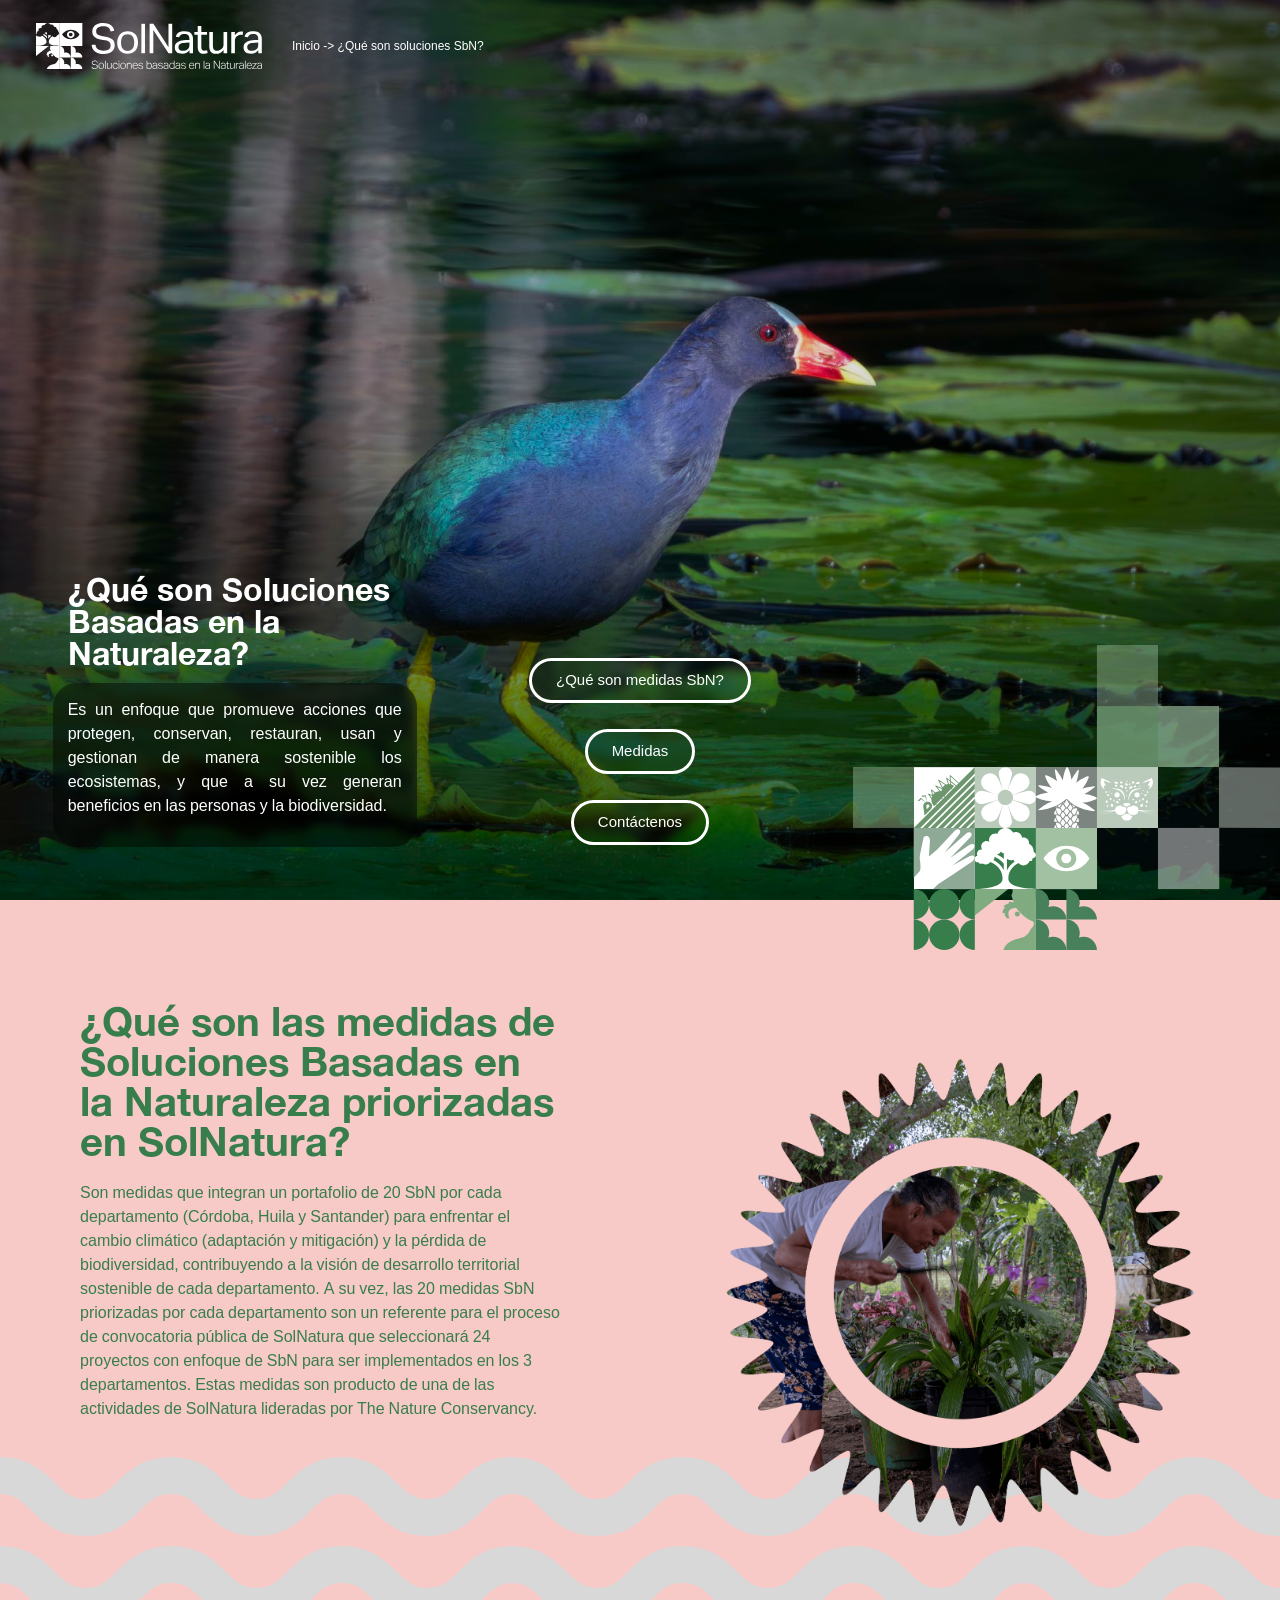
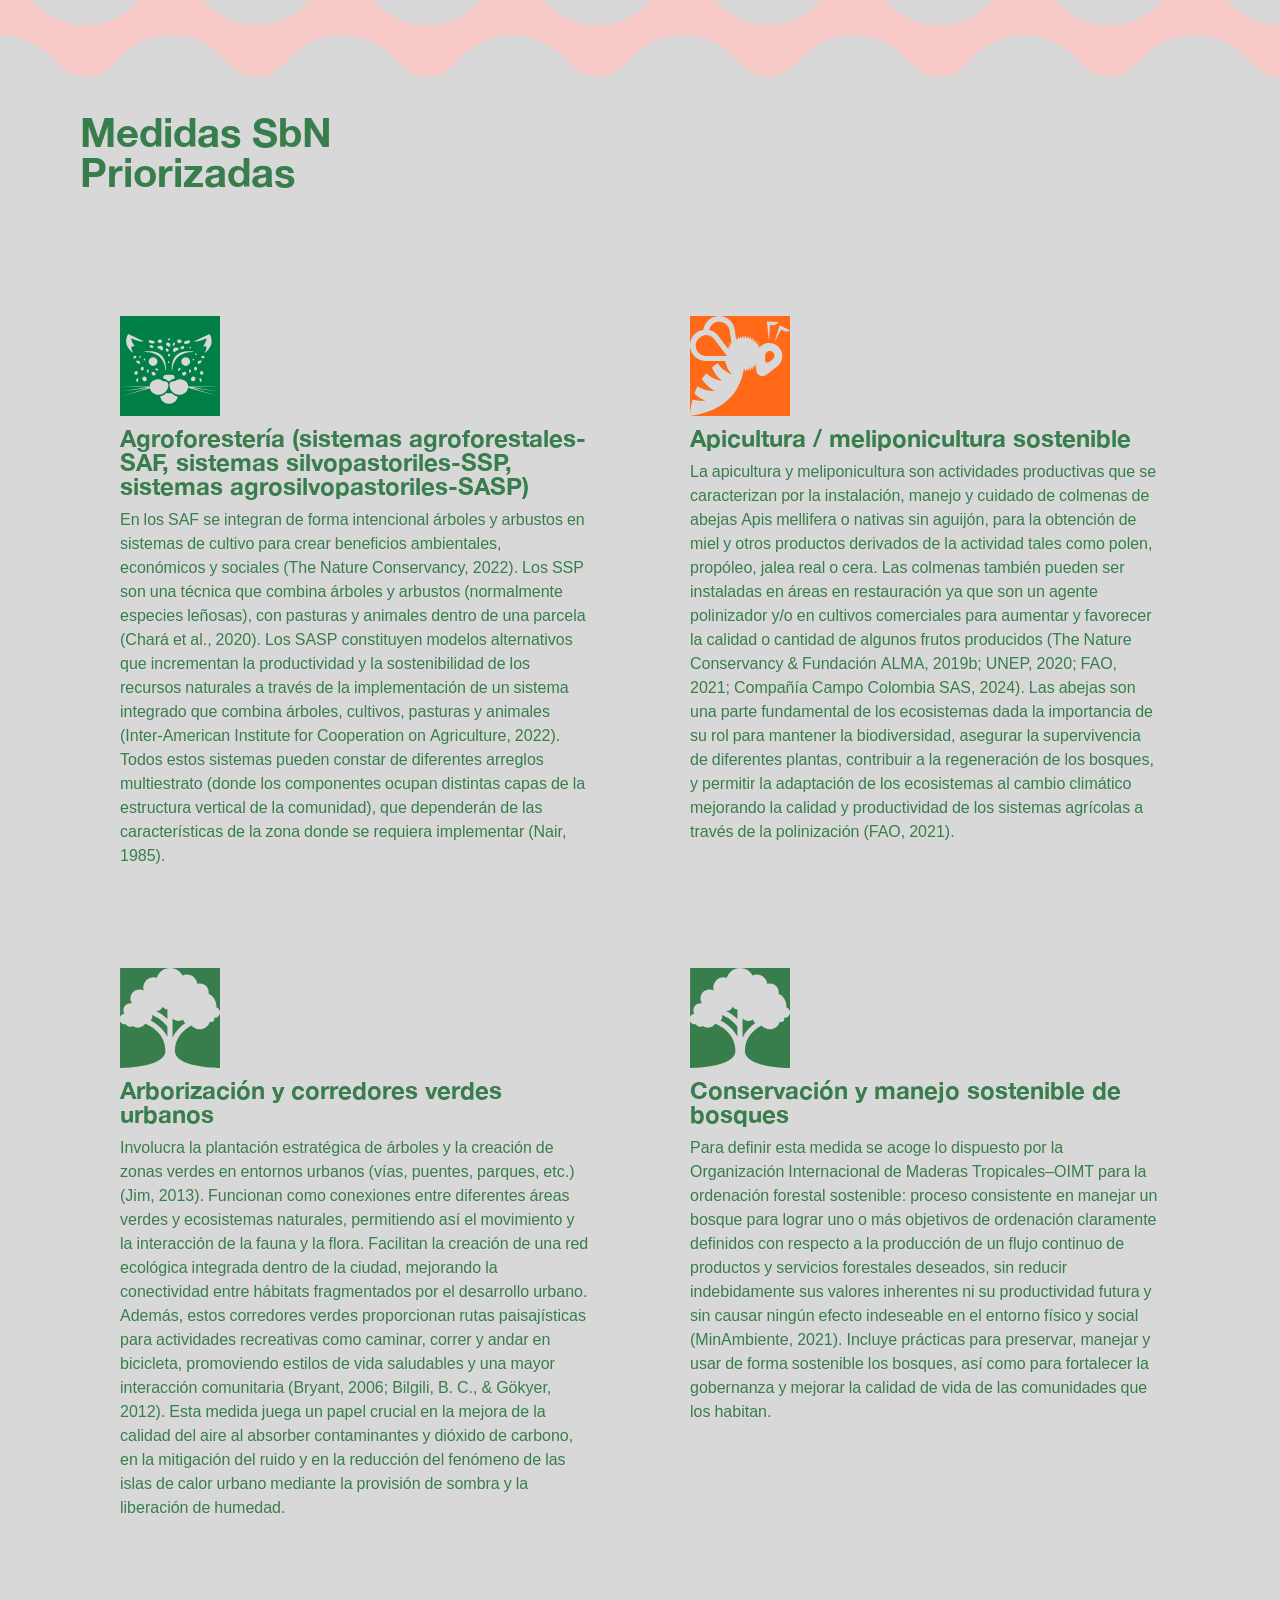
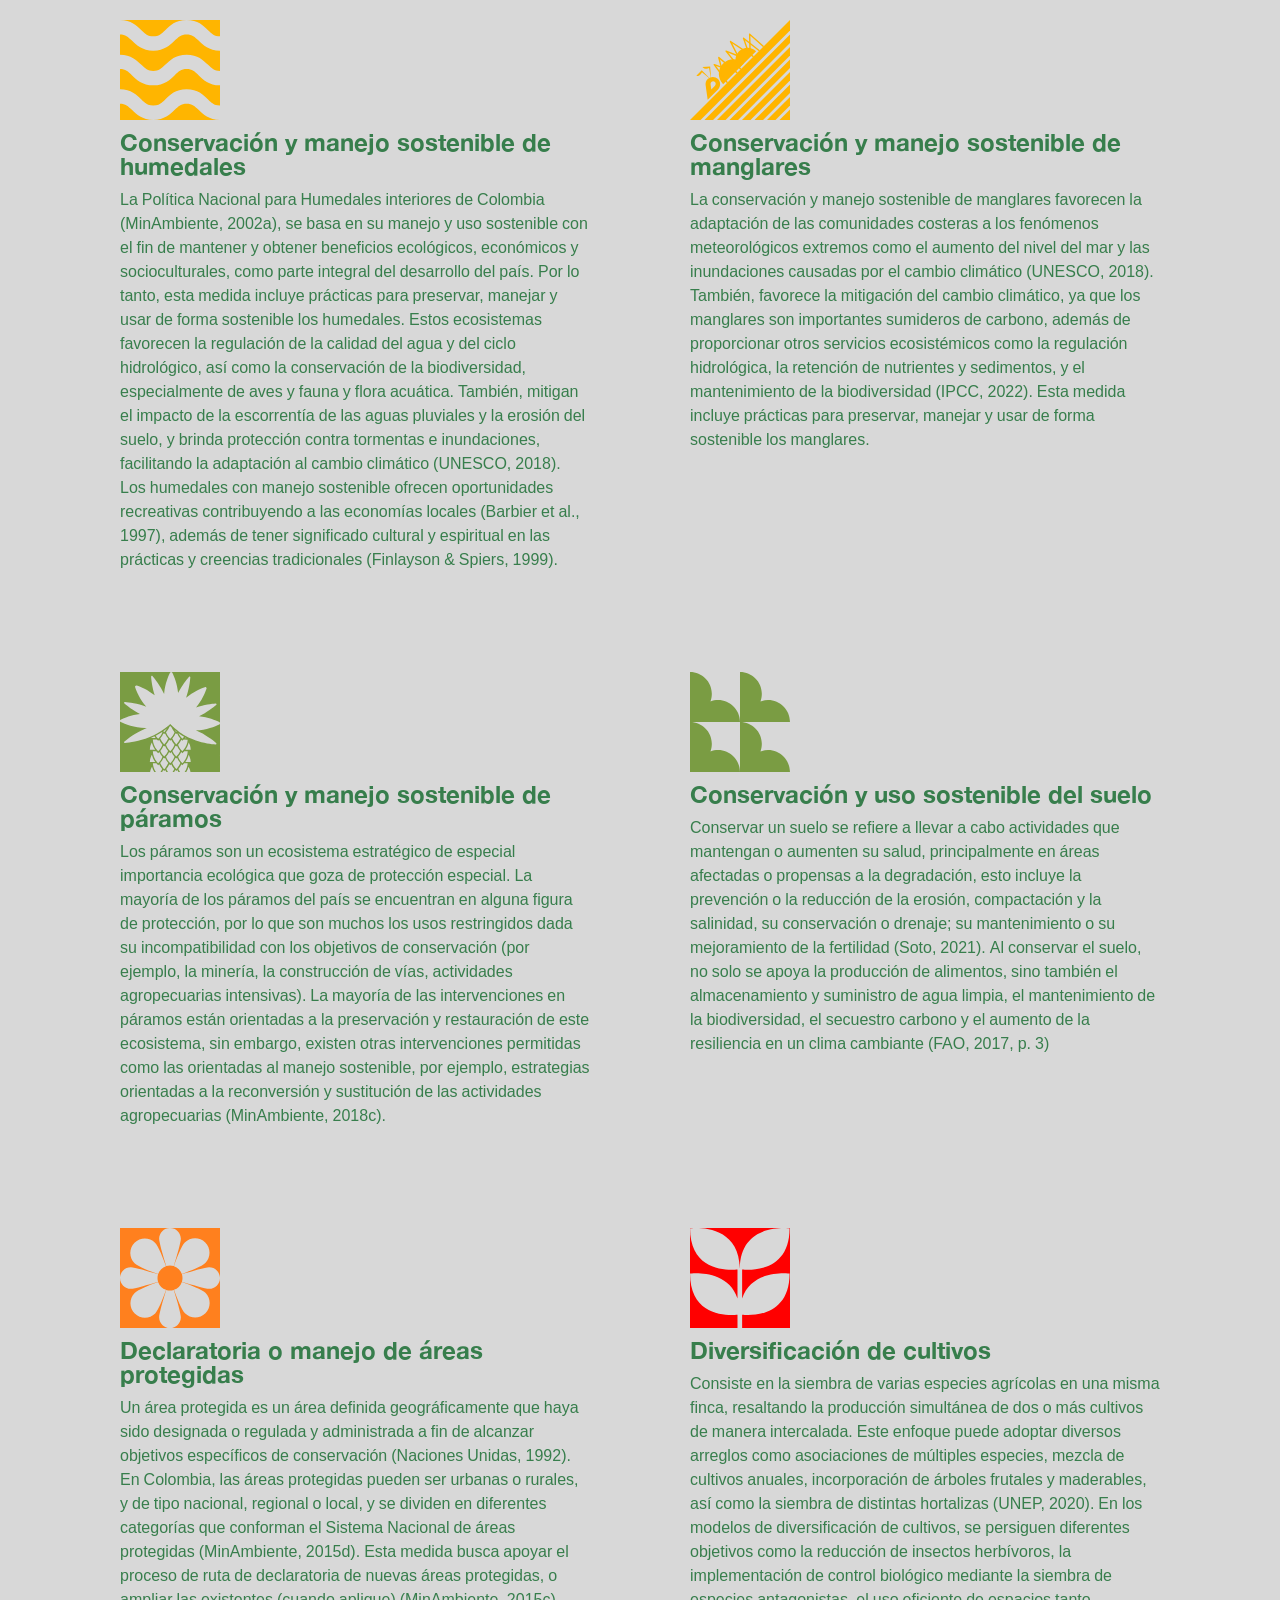
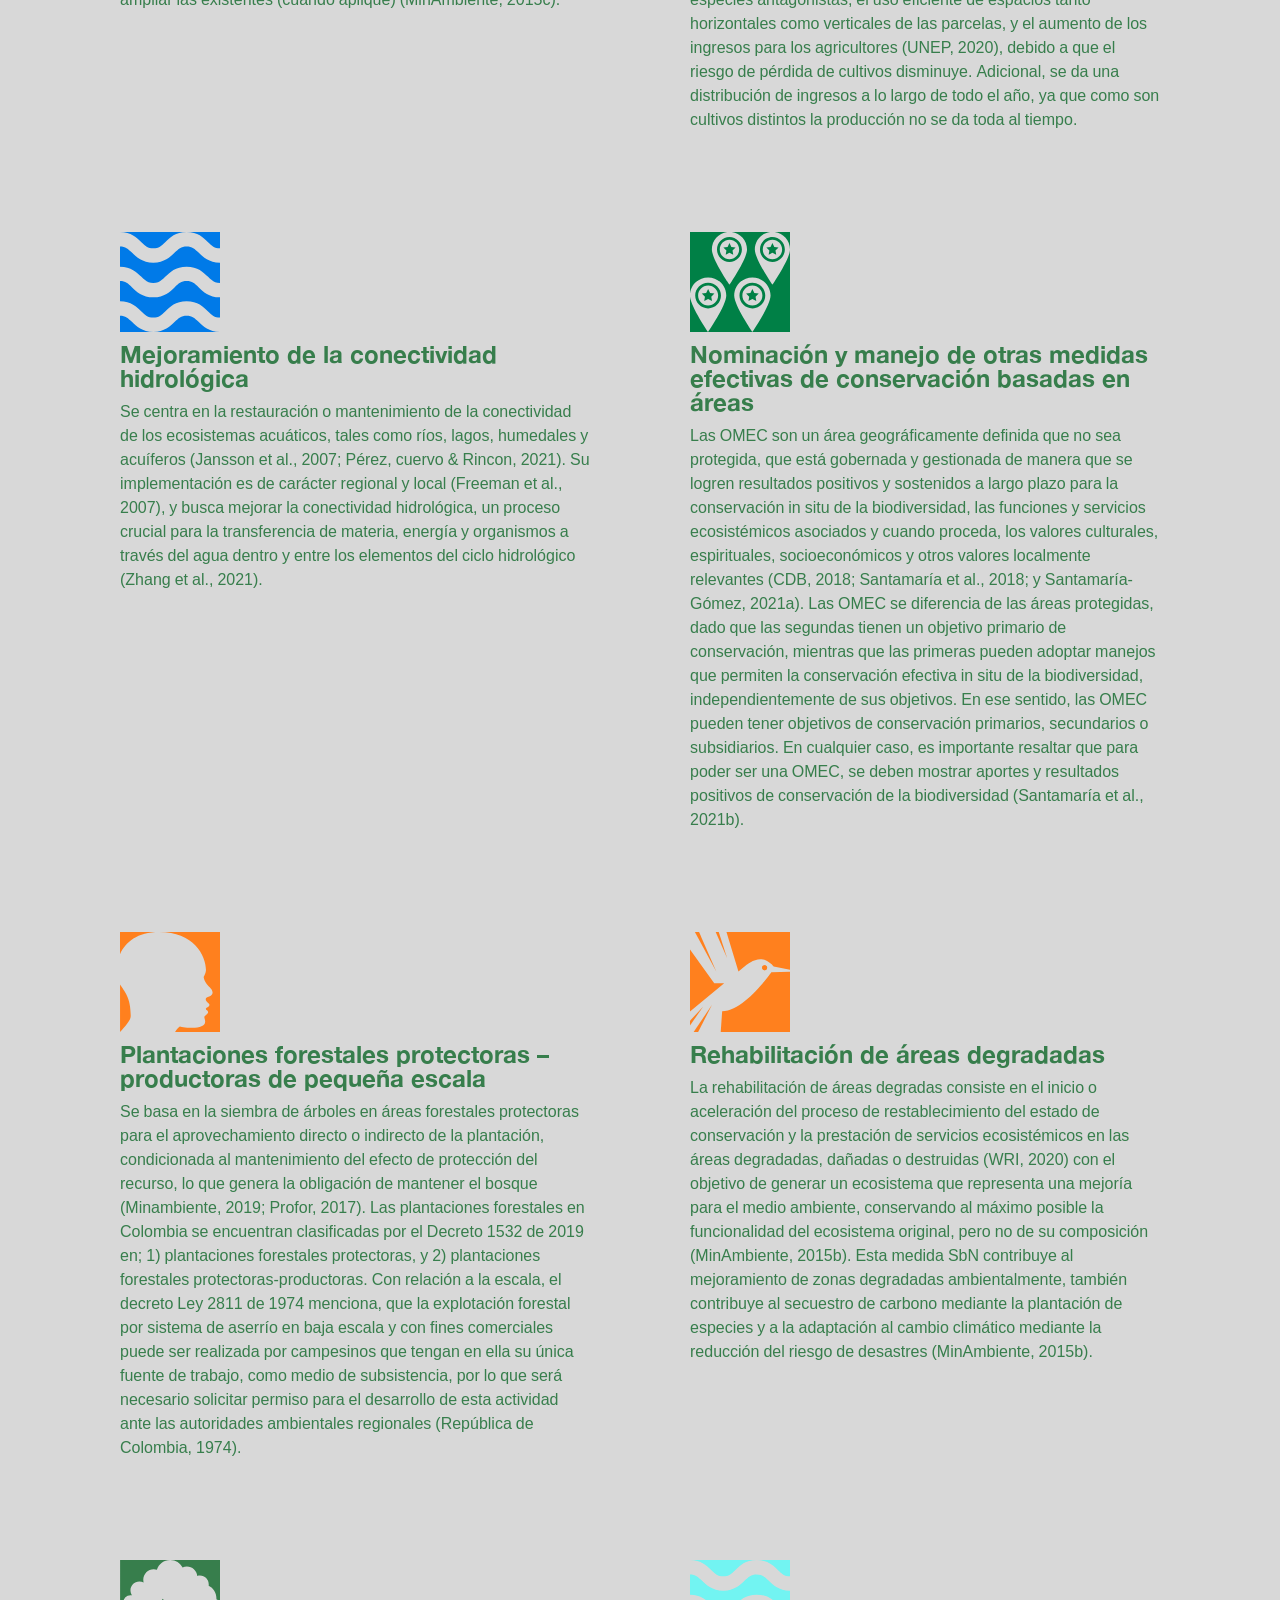
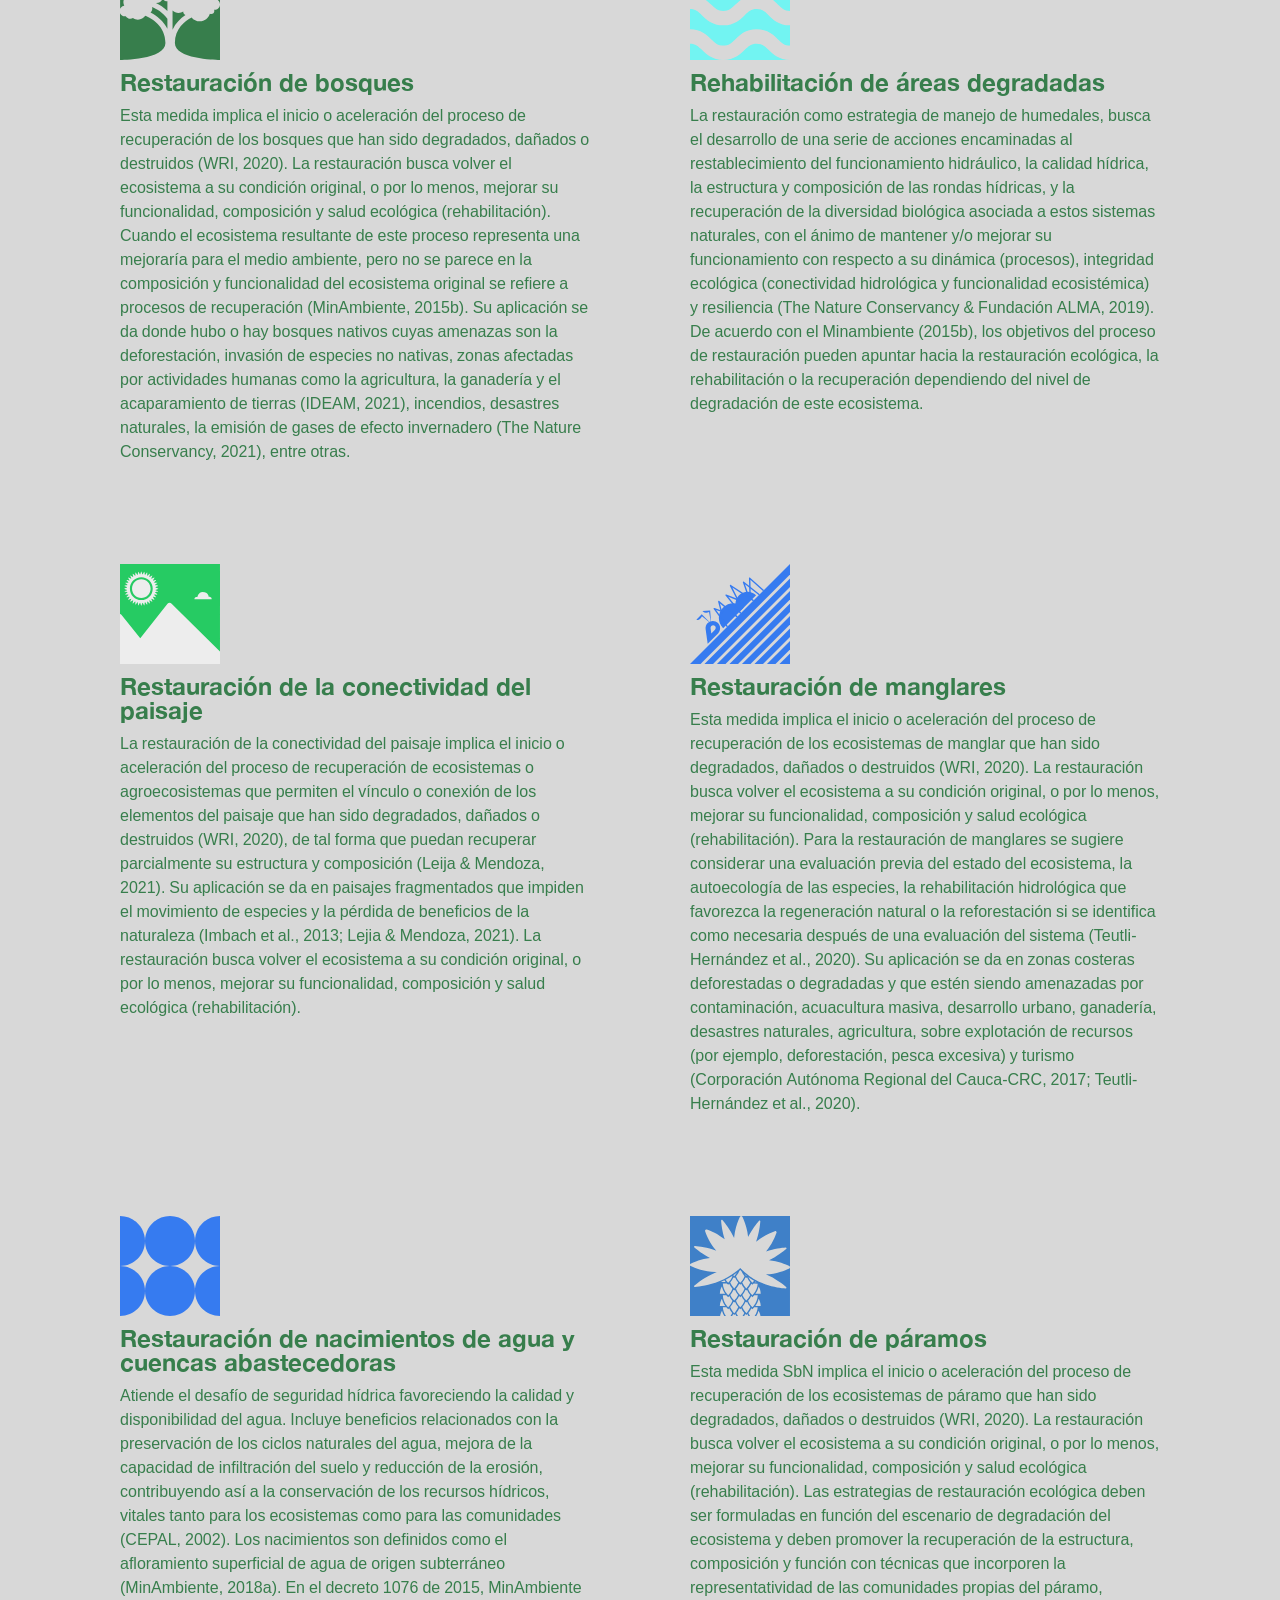
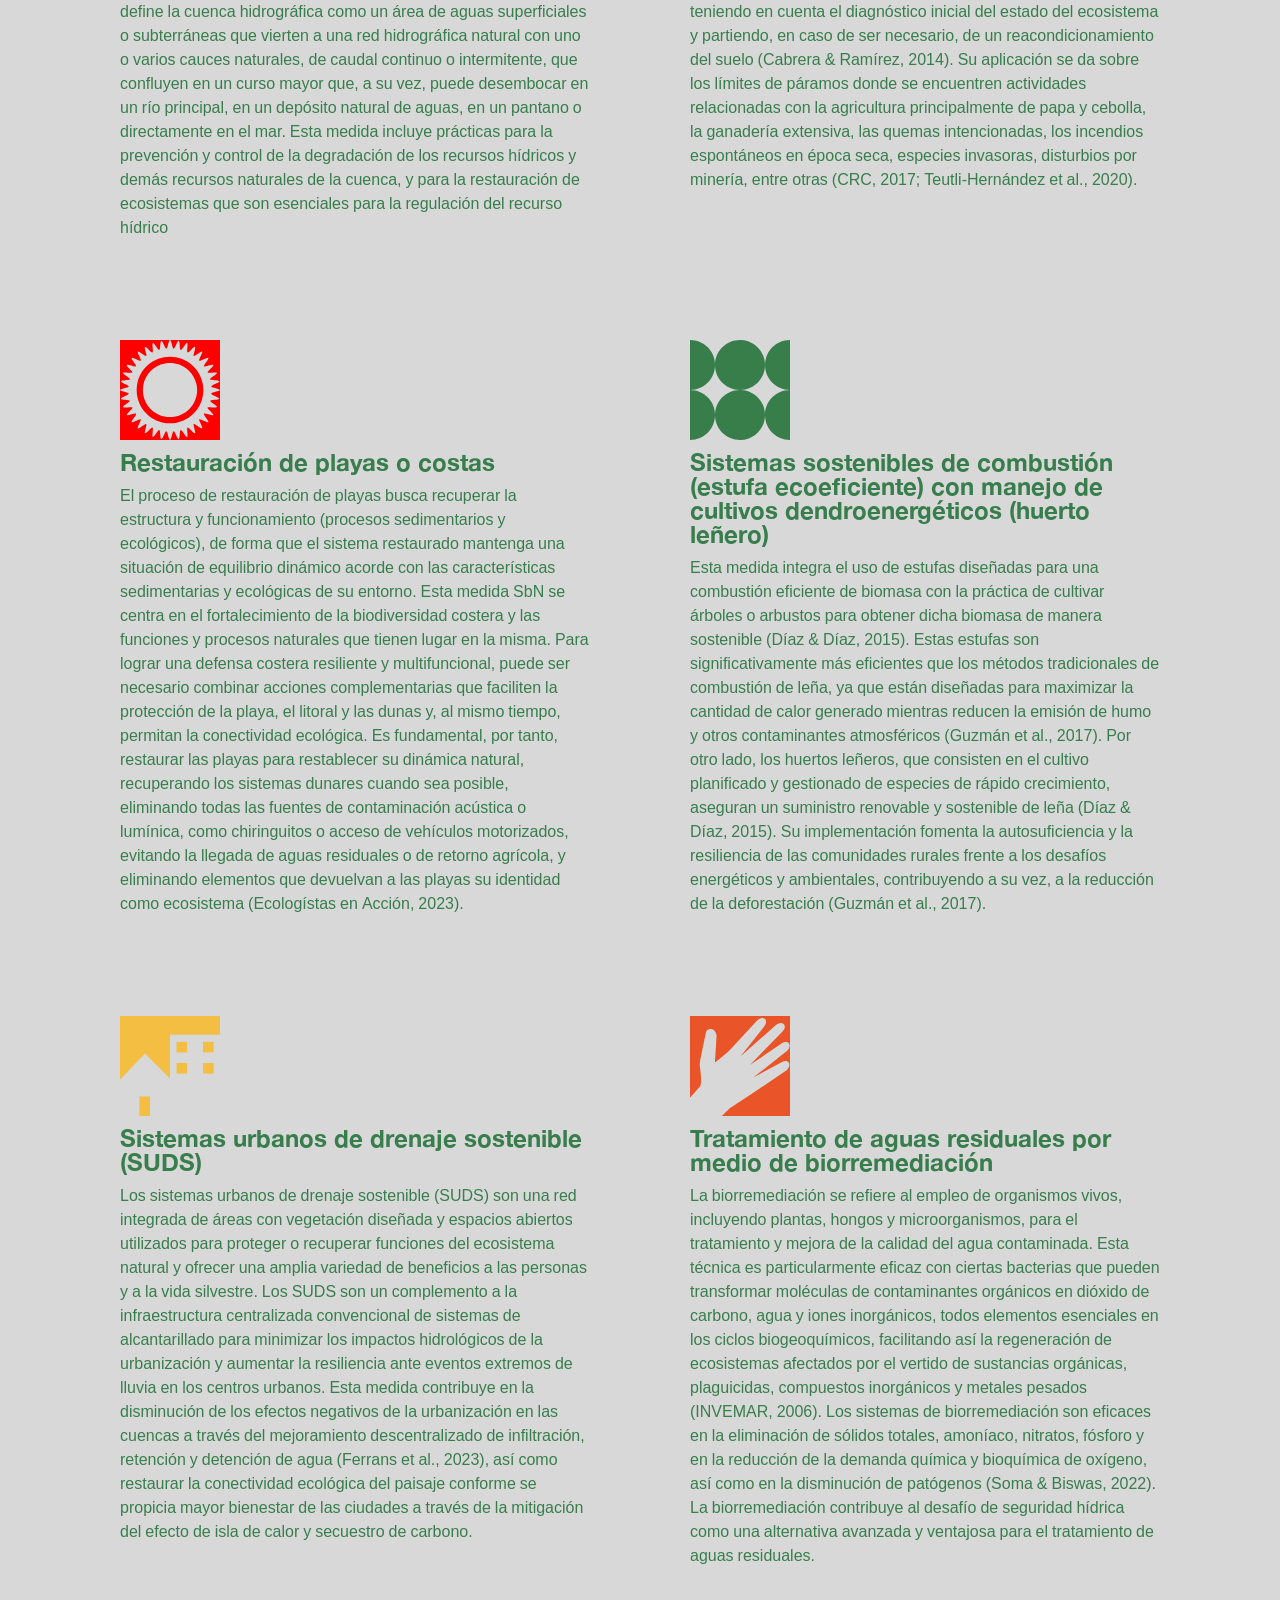
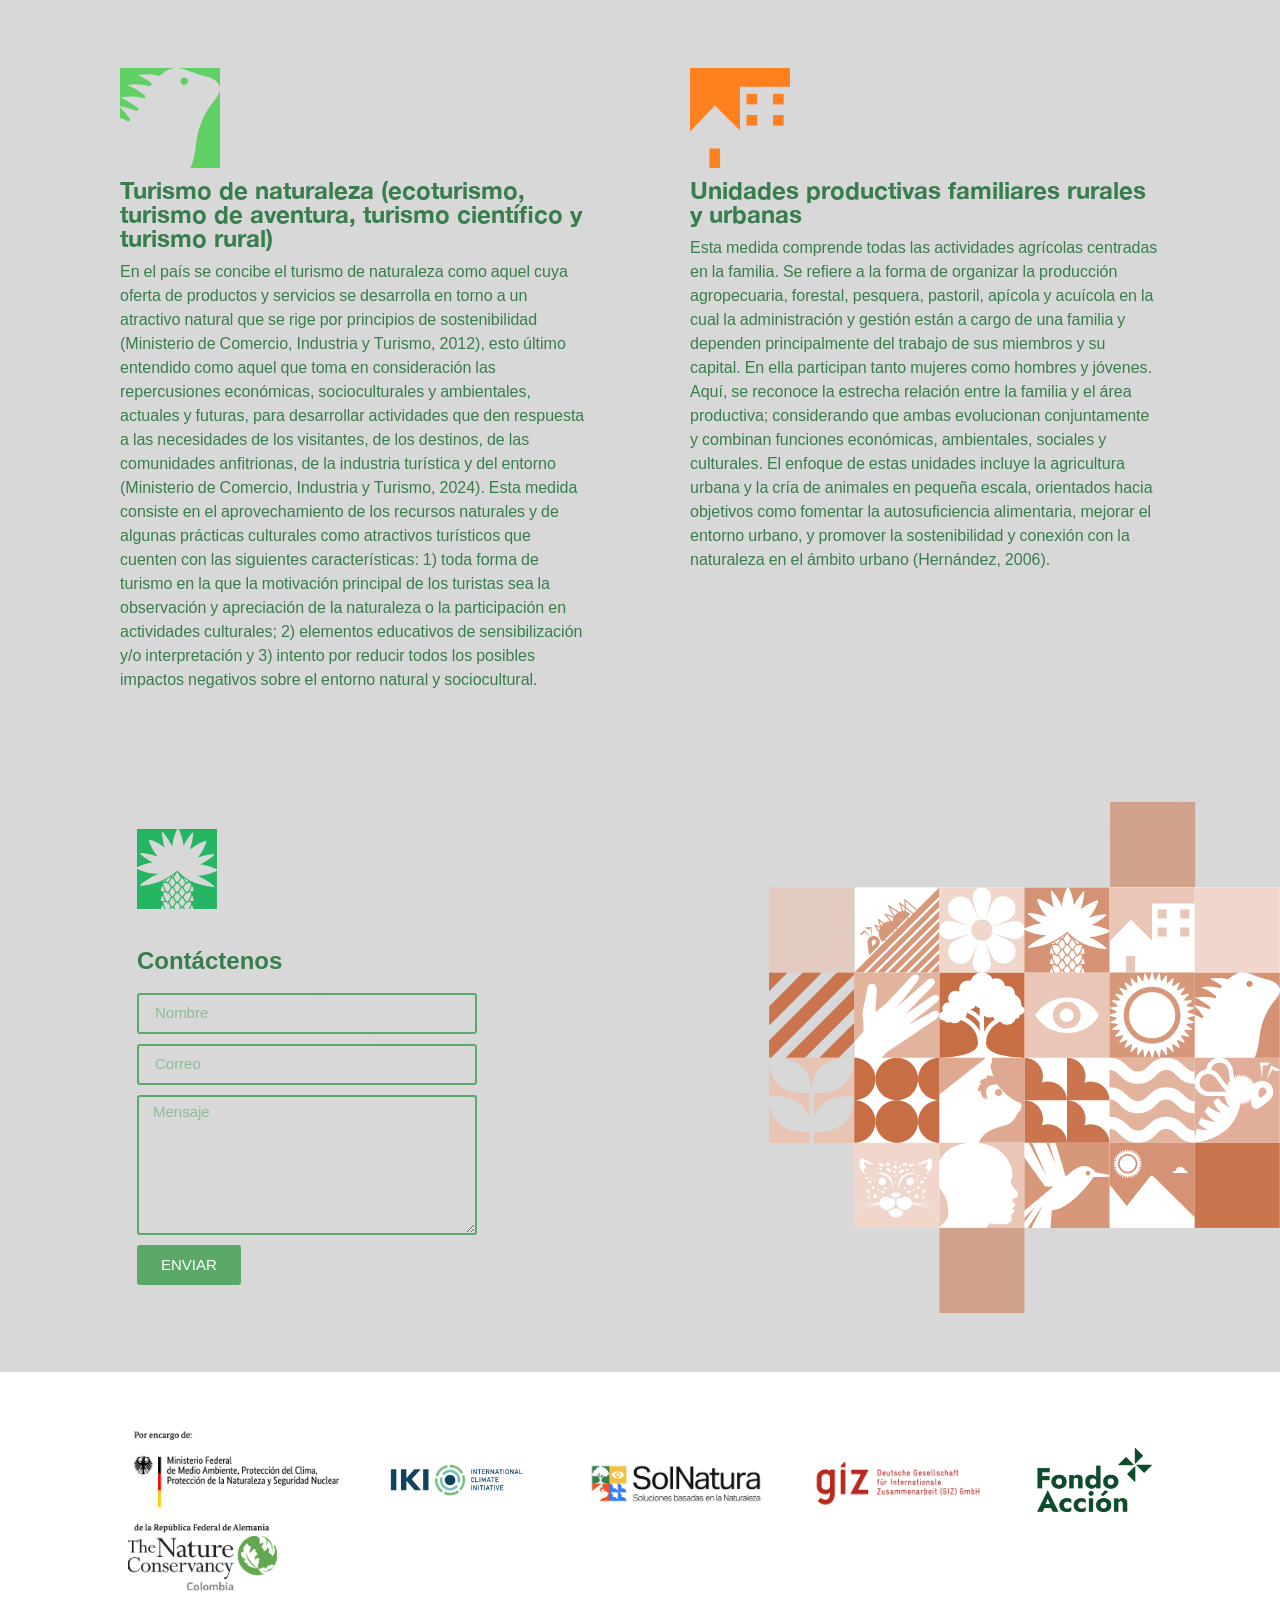
<file: clon-solnatura/que-son-soluciones-sbn/index.html>
<!doctype html>
<html lang="es">
<head>
	<meta charset="UTF-8">
	<meta name="viewport" content="width=device-width, initial-scale=1">
	<link rel="profile" href="https://gmpg.org/xfn/11">
	<meta name='robots' content='index, follow, max-image-preview:large, max-snippet:-1, max-video-preview:-1' />

	<!-- This site is optimized with the Yoast SEO plugin v27.9 - https://yoast.com/product/yoast-seo-wordpress/ -->
	<title>¿Qué son soluciones SbN? - Sol Natura</title>
	<link rel="canonical" href="https://solnatura.co/que-son-soluciones-sbn/" />
	<meta property="og:locale" content="es_ES" />
	<meta property="og:type" content="article" />
	<meta property="og:title" content="¿Qué son soluciones SbN? - Sol Natura" />
	<meta property="og:description" content="¿Qué son Soluciones Basadas en la Naturaleza? Es un enfoque que promueve acciones que protegen, conservan, restauran, usan y gestionan de manera sostenible los ecosistemas, y que a su vez generan beneficios en las personas y la biodiversidad. ¿Qué son medidas SbN? Medidas Contáctenos ¿Qué son las medidas de Soluciones Basadas en la Naturaleza priorizadas [&hellip;]" />
	<meta property="og:url" content="https://solnatura.co/que-son-soluciones-sbn/" />
	<meta property="og:site_name" content="Sol Natura" />
	<meta property="article:modified_time" content="2025-10-28T15:40:52+00:00" />
	<meta name="twitter:card" content="summary_large_image" />
	<meta name="twitter:label1" content="Tiempo de lectura" />
	<meta name="twitter:data1" content="23 minutos" />
	<script type="application/ld+json" class="yoast-schema-graph">{"@context":"https:\/\/schema.org","@graph":[{"@type":"WebPage","@id":"https:\/\/solnatura.co\/que-son-soluciones-sbn\/","url":"https:\/\/solnatura.co\/que-son-soluciones-sbn\/","name":"¿Qué son soluciones SbN? - Sol Natura","isPartOf":{"@id":"https:\/\/solnatura.co\/#website"},"primaryImageOfPage":{"@id":"https:\/\/solnatura.co\/que-son-soluciones-sbn\/#primaryimage"},"image":{"@id":"https:\/\/solnatura.co\/que-son-soluciones-sbn\/#primaryimage"},"thumbnailUrl":"https:\/\/solnatura.co\/wp-content\/uploads\/2024\/10\/clusters.svg","datePublished":"2024-10-16T16:15:42+00:00","dateModified":"2025-10-28T15:40:52+00:00","breadcrumb":{"@id":"https:\/\/solnatura.co\/que-son-soluciones-sbn\/#breadcrumb"},"inLanguage":"es","potentialAction":[{"@type":"ReadAction","target":["https:\/\/solnatura.co\/que-son-soluciones-sbn\/"]}]},{"@type":"ImageObject","inLanguage":"es","@id":"https:\/\/solnatura.co\/que-son-soluciones-sbn\/#primaryimage","url":"https:\/\/solnatura.co\/wp-content\/uploads\/2024\/10\/clusters.svg","contentUrl":"https:\/\/solnatura.co\/wp-content\/uploads\/2024\/10\/clusters.svg","width":1272,"height":910},{"@type":"BreadcrumbList","@id":"https:\/\/solnatura.co\/que-son-soluciones-sbn\/#breadcrumb","itemListElement":[{"@type":"ListItem","position":1,"name":"Inicio","item":"https:\/\/solnatura.co\/"},{"@type":"ListItem","position":2,"name":"¿Qué son soluciones SbN?"}]},{"@type":"WebSite","@id":"https:\/\/solnatura.co\/#website","url":"https:\/\/solnatura.co\/","name":"Sol Natura","description":"","potentialAction":[{"@type":"SearchAction","target":{"@type":"EntryPoint","urlTemplate":"https:\/\/solnatura.co\/?s={search_term_string}"},"query-input":{"@type":"PropertyValueSpecification","valueRequired":true,"valueName":"search_term_string"}}],"inLanguage":"es"}]}</script>
	<!-- / Yoast SEO plugin. -->


<link rel='dns-prefetch' href='//www.googletagmanager.com' />
<link rel="alternate" type="application/rss+xml" title="Sol Natura &raquo; Feed" href="https://solnatura.co/feed/" />
<link rel="alternate" type="application/rss+xml" title="Sol Natura &raquo; Feed de los comentarios" href="https://solnatura.co/comments/feed/" />
<link rel="alternate" title="oEmbed (JSON)" type="application/json+oembed" href="https://solnatura.co/wp-json/oembed/1.0/embed?url=https%3A%2F%2Fsolnatura.co%2Fque-son-soluciones-sbn%2F" />
<link rel="alternate" title="oEmbed (XML)" type="text/xml+oembed" href="https://solnatura.co/wp-json/oembed/1.0/embed?url=https%3A%2F%2Fsolnatura.co%2Fque-son-soluciones-sbn%2F&#038;format=xml" />
<style id="wp-img-auto-sizes-contain-inline-css">
img:is([sizes=auto i],[sizes^="auto," i]){contain-intrinsic-size:3000px 1500px}
/*# sourceURL=wp-img-auto-sizes-contain-inline-css */
</style>
<style id="wp-emoji-styles-inline-css">

	img.wp-smiley, img.emoji {
		display: inline !important;
		border: none !important;
		box-shadow: none !important;
		height: 1em !important;
		width: 1em !important;
		margin: 0 0.07em !important;
		vertical-align: -0.1em !important;
		background: none !important;
		padding: 0 !important;
	}
/*# sourceURL=wp-emoji-styles-inline-css */
</style>
<style id="global-styles-inline-css">
:root{--wp--preset--aspect-ratio--square: 1;--wp--preset--aspect-ratio--4-3: 4/3;--wp--preset--aspect-ratio--3-4: 3/4;--wp--preset--aspect-ratio--3-2: 3/2;--wp--preset--aspect-ratio--2-3: 2/3;--wp--preset--aspect-ratio--16-9: 16/9;--wp--preset--aspect-ratio--9-16: 9/16;--wp--preset--color--black: #000000;--wp--preset--color--cyan-bluish-gray: #abb8c3;--wp--preset--color--white: #ffffff;--wp--preset--color--pale-pink: #f78da7;--wp--preset--color--vivid-red: #cf2e2e;--wp--preset--color--luminous-vivid-orange: #ff6900;--wp--preset--color--luminous-vivid-amber: #fcb900;--wp--preset--color--light-green-cyan: #7bdcb5;--wp--preset--color--vivid-green-cyan: #00d084;--wp--preset--color--pale-cyan-blue: #8ed1fc;--wp--preset--color--vivid-cyan-blue: #0693e3;--wp--preset--color--vivid-purple: #9b51e0;--wp--preset--gradient--vivid-cyan-blue-to-vivid-purple: linear-gradient(135deg,rgb(6,147,227) 0%,rgb(155,81,224) 100%);--wp--preset--gradient--light-green-cyan-to-vivid-green-cyan: linear-gradient(135deg,rgb(122,220,180) 0%,rgb(0,208,130) 100%);--wp--preset--gradient--luminous-vivid-amber-to-luminous-vivid-orange: linear-gradient(135deg,rgb(252,185,0) 0%,rgb(255,105,0) 100%);--wp--preset--gradient--luminous-vivid-orange-to-vivid-red: linear-gradient(135deg,rgb(255,105,0) 0%,rgb(207,46,46) 100%);--wp--preset--gradient--very-light-gray-to-cyan-bluish-gray: linear-gradient(135deg,rgb(238,238,238) 0%,rgb(169,184,195) 100%);--wp--preset--gradient--cool-to-warm-spectrum: linear-gradient(135deg,rgb(74,234,220) 0%,rgb(151,120,209) 20%,rgb(207,42,186) 40%,rgb(238,44,130) 60%,rgb(251,105,98) 80%,rgb(254,248,76) 100%);--wp--preset--gradient--blush-light-purple: linear-gradient(135deg,rgb(255,206,236) 0%,rgb(152,150,240) 100%);--wp--preset--gradient--blush-bordeaux: linear-gradient(135deg,rgb(254,205,165) 0%,rgb(254,45,45) 50%,rgb(107,0,62) 100%);--wp--preset--gradient--luminous-dusk: linear-gradient(135deg,rgb(255,203,112) 0%,rgb(199,81,192) 50%,rgb(65,88,208) 100%);--wp--preset--gradient--pale-ocean: linear-gradient(135deg,rgb(255,245,203) 0%,rgb(182,227,212) 50%,rgb(51,167,181) 100%);--wp--preset--gradient--electric-grass: linear-gradient(135deg,rgb(202,248,128) 0%,rgb(113,206,126) 100%);--wp--preset--gradient--midnight: linear-gradient(135deg,rgb(2,3,129) 0%,rgb(40,116,252) 100%);--wp--preset--font-size--small: 13px;--wp--preset--font-size--medium: 20px;--wp--preset--font-size--large: 36px;--wp--preset--font-size--x-large: 42px;--wp--preset--spacing--20: 0.44rem;--wp--preset--spacing--30: 0.67rem;--wp--preset--spacing--40: 1rem;--wp--preset--spacing--50: 1.5rem;--wp--preset--spacing--60: 2.25rem;--wp--preset--spacing--70: 3.38rem;--wp--preset--spacing--80: 5.06rem;--wp--preset--shadow--natural: 6px 6px 9px rgba(0, 0, 0, 0.2);--wp--preset--shadow--deep: 12px 12px 50px rgba(0, 0, 0, 0.4);--wp--preset--shadow--sharp: 6px 6px 0px rgba(0, 0, 0, 0.2);--wp--preset--shadow--outlined: 6px 6px 0px -3px rgb(255, 255, 255), 6px 6px rgb(0, 0, 0);--wp--preset--shadow--crisp: 6px 6px 0px rgb(0, 0, 0);}:root { --wp--style--global--content-size: 800px;--wp--style--global--wide-size: 1200px; }:where(body) { margin: 0; }.wp-site-blocks > .alignleft { float: left; margin-right: 2em; }.wp-site-blocks > .alignright { float: right; margin-left: 2em; }.wp-site-blocks > .aligncenter { justify-content: center; margin-left: auto; margin-right: auto; }:where(.wp-site-blocks) > * { margin-block-start: 24px; margin-block-end: 0; }:where(.wp-site-blocks) > :first-child { margin-block-start: 0; }:where(.wp-site-blocks) > :last-child { margin-block-end: 0; }:root { --wp--style--block-gap: 24px; }:root :where(.is-layout-flow) > :first-child{margin-block-start: 0;}:root :where(.is-layout-flow) > :last-child{margin-block-end: 0;}:root :where(.is-layout-flow) > *{margin-block-start: 24px;margin-block-end: 0;}:root :where(.is-layout-constrained) > :first-child{margin-block-start: 0;}:root :where(.is-layout-constrained) > :last-child{margin-block-end: 0;}:root :where(.is-layout-constrained) > *{margin-block-start: 24px;margin-block-end: 0;}:root :where(.is-layout-flex){gap: 24px;}:root :where(.is-layout-grid){gap: 24px;}.is-layout-flow > .alignleft{float: left;margin-inline-start: 0;margin-inline-end: 2em;}.is-layout-flow > .alignright{float: right;margin-inline-start: 2em;margin-inline-end: 0;}.is-layout-flow > .aligncenter{margin-left: auto !important;margin-right: auto !important;}.is-layout-constrained > .alignleft{float: left;margin-inline-start: 0;margin-inline-end: 2em;}.is-layout-constrained > .alignright{float: right;margin-inline-start: 2em;margin-inline-end: 0;}.is-layout-constrained > .aligncenter{margin-left: auto !important;margin-right: auto !important;}.is-layout-constrained > :where(:not(.alignleft):not(.alignright):not(.alignfull)){max-width: var(--wp--style--global--content-size);margin-left: auto !important;margin-right: auto !important;}.is-layout-constrained > .alignwide{max-width: var(--wp--style--global--wide-size);}body .is-layout-flex{display: flex;}.is-layout-flex{flex-wrap: wrap;align-items: center;}.is-layout-flex > :is(*, div){margin: 0;}body .is-layout-grid{display: grid;}.is-layout-grid > :is(*, div){margin: 0;}body{padding-top: 0px;padding-right: 0px;padding-bottom: 0px;padding-left: 0px;}:root :where(.wp-element-button, .wp-block-button__link){background-color: #32373c;border-width: 0;color: #fff;font-family: inherit;font-size: inherit;font-style: inherit;font-weight: inherit;letter-spacing: inherit;line-height: inherit;padding-top: calc(0.667em + 2px);padding-right: calc(1.333em + 2px);padding-bottom: calc(0.667em + 2px);padding-left: calc(1.333em + 2px);text-decoration: none;text-transform: inherit;}.has-black-color{color: var(--wp--preset--color--black) !important;}.has-cyan-bluish-gray-color{color: var(--wp--preset--color--cyan-bluish-gray) !important;}.has-white-color{color: var(--wp--preset--color--white) !important;}.has-pale-pink-color{color: var(--wp--preset--color--pale-pink) !important;}.has-vivid-red-color{color: var(--wp--preset--color--vivid-red) !important;}.has-luminous-vivid-orange-color{color: var(--wp--preset--color--luminous-vivid-orange) !important;}.has-luminous-vivid-amber-color{color: var(--wp--preset--color--luminous-vivid-amber) !important;}.has-light-green-cyan-color{color: var(--wp--preset--color--light-green-cyan) !important;}.has-vivid-green-cyan-color{color: var(--wp--preset--color--vivid-green-cyan) !important;}.has-pale-cyan-blue-color{color: var(--wp--preset--color--pale-cyan-blue) !important;}.has-vivid-cyan-blue-color{color: var(--wp--preset--color--vivid-cyan-blue) !important;}.has-vivid-purple-color{color: var(--wp--preset--color--vivid-purple) !important;}.has-black-background-color{background-color: var(--wp--preset--color--black) !important;}.has-cyan-bluish-gray-background-color{background-color: var(--wp--preset--color--cyan-bluish-gray) !important;}.has-white-background-color{background-color: var(--wp--preset--color--white) !important;}.has-pale-pink-background-color{background-color: var(--wp--preset--color--pale-pink) !important;}.has-vivid-red-background-color{background-color: var(--wp--preset--color--vivid-red) !important;}.has-luminous-vivid-orange-background-color{background-color: var(--wp--preset--color--luminous-vivid-orange) !important;}.has-luminous-vivid-amber-background-color{background-color: var(--wp--preset--color--luminous-vivid-amber) !important;}.has-light-green-cyan-background-color{background-color: var(--wp--preset--color--light-green-cyan) !important;}.has-vivid-green-cyan-background-color{background-color: var(--wp--preset--color--vivid-green-cyan) !important;}.has-pale-cyan-blue-background-color{background-color: var(--wp--preset--color--pale-cyan-blue) !important;}.has-vivid-cyan-blue-background-color{background-color: var(--wp--preset--color--vivid-cyan-blue) !important;}.has-vivid-purple-background-color{background-color: var(--wp--preset--color--vivid-purple) !important;}.has-black-border-color{border-color: var(--wp--preset--color--black) !important;}.has-cyan-bluish-gray-border-color{border-color: var(--wp--preset--color--cyan-bluish-gray) !important;}.has-white-border-color{border-color: var(--wp--preset--color--white) !important;}.has-pale-pink-border-color{border-color: var(--wp--preset--color--pale-pink) !important;}.has-vivid-red-border-color{border-color: var(--wp--preset--color--vivid-red) !important;}.has-luminous-vivid-orange-border-color{border-color: var(--wp--preset--color--luminous-vivid-orange) !important;}.has-luminous-vivid-amber-border-color{border-color: var(--wp--preset--color--luminous-vivid-amber) !important;}.has-light-green-cyan-border-color{border-color: var(--wp--preset--color--light-green-cyan) !important;}.has-vivid-green-cyan-border-color{border-color: var(--wp--preset--color--vivid-green-cyan) !important;}.has-pale-cyan-blue-border-color{border-color: var(--wp--preset--color--pale-cyan-blue) !important;}.has-vivid-cyan-blue-border-color{border-color: var(--wp--preset--color--vivid-cyan-blue) !important;}.has-vivid-purple-border-color{border-color: var(--wp--preset--color--vivid-purple) !important;}.has-vivid-cyan-blue-to-vivid-purple-gradient-background{background: var(--wp--preset--gradient--vivid-cyan-blue-to-vivid-purple) !important;}.has-light-green-cyan-to-vivid-green-cyan-gradient-background{background: var(--wp--preset--gradient--light-green-cyan-to-vivid-green-cyan) !important;}.has-luminous-vivid-amber-to-luminous-vivid-orange-gradient-background{background: var(--wp--preset--gradient--luminous-vivid-amber-to-luminous-vivid-orange) !important;}.has-luminous-vivid-orange-to-vivid-red-gradient-background{background: var(--wp--preset--gradient--luminous-vivid-orange-to-vivid-red) !important;}.has-very-light-gray-to-cyan-bluish-gray-gradient-background{background: var(--wp--preset--gradient--very-light-gray-to-cyan-bluish-gray) !important;}.has-cool-to-warm-spectrum-gradient-background{background: var(--wp--preset--gradient--cool-to-warm-spectrum) !important;}.has-blush-light-purple-gradient-background{background: var(--wp--preset--gradient--blush-light-purple) !important;}.has-blush-bordeaux-gradient-background{background: var(--wp--preset--gradient--blush-bordeaux) !important;}.has-luminous-dusk-gradient-background{background: var(--wp--preset--gradient--luminous-dusk) !important;}.has-pale-ocean-gradient-background{background: var(--wp--preset--gradient--pale-ocean) !important;}.has-electric-grass-gradient-background{background: var(--wp--preset--gradient--electric-grass) !important;}.has-midnight-gradient-background{background: var(--wp--preset--gradient--midnight) !important;}.has-small-font-size{font-size: var(--wp--preset--font-size--small) !important;}.has-medium-font-size{font-size: var(--wp--preset--font-size--medium) !important;}.has-large-font-size{font-size: var(--wp--preset--font-size--large) !important;}.has-x-large-font-size{font-size: var(--wp--preset--font-size--x-large) !important;}
:root :where(.wp-block-icon svg){width: 24px;}
:root :where(.wp-block-pullquote){font-size: 1.5em;line-height: 1.6;}
/*# sourceURL=global-styles-inline-css */
</style>
<link rel='stylesheet' id='hello-elementor-css' href='assets/solnatura_co_wp_content_themes_hello_elementor_assets_css_reset_css.css' media='all' />
<link rel='stylesheet' id='hello-elementor-theme-style-css' href='assets/solnatura_co_wp_content_themes_hello_elementor_assets_css_theme_css.css' media='all' />
<link rel='stylesheet' id='hello-elementor-header-footer-css' href='assets/solnatura_co_wp_content_themes_hello_elementor_assets_css_header_footer_css.css' media='all' />
<link rel='stylesheet' id='elementor-frontend-css' href='assets/solnatura_co_wp_content_plugins_elementor_assets_css_frontend_min_css.css' media='all' />
<link rel='stylesheet' id='elementor-post-6-css' href='assets/solnatura_co_wp_content_uploads_elementor_css_post_6_css.css' media='all' />
<link rel='stylesheet' id='widget-image-css' href='assets/solnatura_co_wp_content_plugins_elementor_assets_css_widget_image_min_css.css' media='all' />
<link rel='stylesheet' id='widget-breadcrumbs-css' href='assets/solnatura_co_wp_content_plugins_elementor_pro_assets_css_widget_breadcrumbs_min_.css' media='all' />
<link rel='stylesheet' id='widget-nav-menu-css' href='assets/solnatura_co_wp_content_plugins_elementor_pro_assets_css_widget_nav_menu_min_css.css' media='all' />
<link rel='stylesheet' id='widget-heading-css' href='assets/solnatura_co_wp_content_plugins_elementor_assets_css_widget_heading_min_css.css' media='all' />
<link rel='stylesheet' id='widget-form-css' href='assets/solnatura_co_wp_content_plugins_elementor_pro_assets_css_widget_form_min_css.css' media='all' />
<link rel='stylesheet' id='e-motion-fx-css' href='assets/solnatura_co_wp_content_plugins_elementor_pro_assets_css_modules_motion_fx_min_c.css' media='all' />
<link rel='stylesheet' id='e-shapes-css' href='assets/solnatura_co_wp_content_plugins_elementor_assets_css_conditionals_shapes_min_css.css' media='all' />
<link rel='stylesheet' id='e-animation-grow-css' href='assets/solnatura_co_wp_content_plugins_elementor_assets_lib_animations_styles_e_animati.css' media='all' />
<link rel='stylesheet' id='e-animation-fadeIn-css' href='assets/solnatura_co_wp_content_plugins_elementor_assets_lib_animations_styles_fadeIn_mi.css' media='all' />
<link rel='stylesheet' id='elementor-post-912-css' href='assets/solnatura_co_wp_content_uploads_elementor_css_post_912_css.css' media='all' />
<link rel='stylesheet' id='elementor-post-919-css' href='assets/solnatura_co_wp_content_uploads_elementor_css_post_919_css.css' media='all' />
<link rel='stylesheet' id='elementor-post-339-css' href='assets/solnatura_co_wp_content_uploads_elementor_css_post_339_css.css' media='all' />
<style id="elementor-pro-custom-fonts-inline-css">
@font-face {
	font-family: 'Helvetica Neue';
	font-style: normal;
	font-weight: bold;
	font-display: auto;
	src: url('assets/solnatura_co_wp_content_uploads_2024_09_HelveticaNeue_Bold_02_ttf.ttf') format('truetype');
}
@font-face {
	font-family: 'Helvetica Neue';
	font-style: normal;
	font-weight: 100;
	font-display: auto;
	src: url('assets/solnatura_co_wp_content_uploads_2024_09_HelveticaNeue_Light_08_ttf.ttf') format('truetype');
}
@font-face {
	font-family: 'Helvetica Neue';
	font-style: normal;
	font-weight: normal;
	font-display: auto;
	src: url('assets/solnatura_co_wp_content_uploads_2024_09_HelveticaNeue_01_ttf.ttf') format('truetype');
}

/*# sourceURL=elementor-pro-custom-fonts-inline-css */
</style>
<link rel='stylesheet' id='elementor-gf-local-roboto-css' href='assets/solnatura_co_wp_content_uploads_elementor_google_fonts_css_roboto_css.css' media='all' />
<link rel='stylesheet' id='elementor-gf-local-robotoslab-css' href='assets/solnatura_co_wp_content_uploads_elementor_google_fonts_css_robotoslab_css.css' media='all' />
<script id="jquery-core-js" src="assets/solnatura_co_wp_includes_js_jquery_jquery_min_js.js"></script>
<script id="jquery-migrate-js" src="assets/solnatura_co_wp_includes_js_jquery_jquery_migrate_min_js.js"></script>

<!-- Fragmento de código de la etiqueta de Google (gtag.js) añadida por Site Kit -->
<!-- Fragmento de código de Google Analytics añadido por Site Kit -->
<script id="google_gtagjs-js" src="https://www.googletagmanager.com/gtag/js?id=GT-TB64S3MV" async></script>
<script id="google_gtagjs-js-after">
window.dataLayer = window.dataLayer || [];function gtag(){dataLayer.push(arguments);}
gtag("set","linker",{"domains":["solnatura.co"]});
gtag("js", new Date());
gtag("set", "developer_id.dZTNiMT", true);
gtag("config", "GT-TB64S3MV");
 window._googlesitekit = window._googlesitekit || {}; window._googlesitekit.throttledEvents = []; window._googlesitekit.gtagEvent = (name, data) => { var key = JSON.stringify( { name, data } ); if ( !! window._googlesitekit.throttledEvents[ key ] ) { return; } window._googlesitekit.throttledEvents[ key ] = true; setTimeout( () => { delete window._googlesitekit.throttledEvents[ key ]; }, 5 ); gtag( "event", name, { ...data, event_source: "site-kit" } ); }; 
//# sourceURL=google_gtagjs-js-after
</script>
<link rel="https://api.w.org/" href="https://solnatura.co/wp-json/" /><link rel="alternate" title="JSON" type="application/json" href="https://solnatura.co/wp-json/wp/v2/pages/912" /><link rel="EditURI" type="application/rsd+xml" title="RSD" href="https://solnatura.co/xmlrpc.php?rsd" />
<meta name="generator" content="WordPress 7.0" />
<link rel='shortlink' href='https://solnatura.co/?p=912' />
<meta name="generator" content="Site Kit by Google 1.182.0" /><meta name="generator" content="Elementor 4.1.4; features: e_font_icon_svg, additional_custom_breakpoints; settings: css_print_method-external, google_font-enabled, font_display-swap">
<meta name="google-site-verification" content="1HXD1RAZig80--9MsZOC6NYVbHzjzEEzB_sFXK8OTuk" />
			<style>
				.e-con.e-parent:nth-of-type(n+4):not(.e-lazyloaded):not(.e-no-lazyload),
				.e-con.e-parent:nth-of-type(n+4):not(.e-lazyloaded):not(.e-no-lazyload) * {
					background-image: none !important;
				}
				@media screen and (max-height: 1024px) {
					.e-con.e-parent:nth-of-type(n+3):not(.e-lazyloaded):not(.e-no-lazyload),
					.e-con.e-parent:nth-of-type(n+3):not(.e-lazyloaded):not(.e-no-lazyload) * {
						background-image: none !important;
					}
				}
				@media screen and (max-height: 640px) {
					.e-con.e-parent:nth-of-type(n+2):not(.e-lazyloaded):not(.e-no-lazyload),
					.e-con.e-parent:nth-of-type(n+2):not(.e-lazyloaded):not(.e-no-lazyload) * {
						background-image: none !important;
					}
				}
			</style>
			<link rel="icon" href="assets/solnatura_co_wp_content_uploads_2024_10_cropped_Asset_1_8_32x32_png.png" sizes="32x32" />
<link rel="icon" href="assets/solnatura_co_wp_content_uploads_2024_10_cropped_Asset_1_8_192x192_png.png" sizes="192x192" />
<link rel="apple-touch-icon" href="assets/solnatura_co_wp_content_uploads_2024_10_cropped_Asset_1_8_180x180_png.png" />
<meta name="msapplication-TileImage" content="assets/solnatura_co_wp_content_uploads_2024_10_cropped_Asset_1_8_270x270_png.png" />
</head>
<body class="wp-singular page-template-default page page-id-912 wp-embed-responsive wp-theme-hello-elementor hello-elementor-default elementor-default elementor-kit-6 elementor-page elementor-page-912">


<a class="skip-link screen-reader-text" href="#content">Ir al contenido</a>

		<header data-elementor-type="header" data-elementor-id="919" class="elementor elementor-919 elementor-location-header" data-elementor-post-type="elementor_library">
					<section class="elementor-section elementor-top-section elementor-element elementor-element-1aae489 elementor-section-full_width elementor-section-stretched elementor-section-height-default elementor-section-height-default" data-id="1aae489" data-element_type="section" data-e-type="section" data-settings="{&quot;stretch_section&quot;:&quot;section-stretched&quot;}">
						<div class="elementor-container elementor-column-gap-default">
					<div class="elementor-column elementor-col-50 elementor-top-column elementor-element elementor-element-91fe4ea" data-id="91fe4ea" data-element_type="column" data-e-type="column">
			<div class="elementor-widget-wrap elementor-element-populated">
						<div class="elementor-element elementor-element-9fc1aa2 elementor-widget elementor-widget-image" data-id="9fc1aa2" data-element_type="widget" data-e-type="widget" data-widget_type="image.default">
				<div class="elementor-widget-container">
																<a href="/">
							<img width="564" height="116" src="assets/solnatura_co_wp_content_uploads_2024_09_Logo_svg.svg" class="attachment-large size-large wp-image-81" alt="" />								</a>
															</div>
				</div>
					</div>
		</div>
				<div class="elementor-column elementor-col-50 elementor-top-column elementor-element elementor-element-eeee89c" data-id="eeee89c" data-element_type="column" data-e-type="column">
			<div class="elementor-widget-wrap elementor-element-populated">
						<div class="elementor-element elementor-element-2dc818b elementor-tablet-align-right elementor-widget elementor-widget-breadcrumbs" data-id="2dc818b" data-element_type="widget" data-e-type="widget" data-widget_type="breadcrumbs.default">
				<div class="elementor-widget-container">
					<p id="breadcrumbs"><span><span><a href="https://solnatura.co/">Inicio</a></span> -&gt; <span class="breadcrumb_last" aria-current="page">¿Qué son soluciones SbN?</span></span></p>				</div>
				</div>
				<div class="elementor-element elementor-element-f5b8226 elementor-nav-menu--stretch elementor-nav-menu__text-align-center elementor-widget-tablet__width-auto elementor-hidden-tablet elementor-hidden-mobile elementor-hidden-desktop elementor-nav-menu--dropdown-tablet elementor-nav-menu--toggle elementor-nav-menu--burger elementor-widget elementor-widget-nav-menu" data-id="f5b8226" data-element_type="widget" data-e-type="widget" data-settings="{&quot;full_width&quot;:&quot;stretch&quot;,&quot;layout&quot;:&quot;horizontal&quot;,&quot;submenu_icon&quot;:{&quot;value&quot;:&quot;&lt;svg aria-hidden=\&quot;true\&quot; class=\&quot;e-font-icon-svg e-fas-caret-down\&quot; viewBox=\&quot;0 0 320 512\&quot; xmlns=\&quot;http:\/\/www.w3.org\/2000\/svg\&quot;&gt;&lt;path d=\&quot;M31.3 192h257.3c17.8 0 26.7 21.5 14.1 34.1L174.1 354.8c-7.8 7.8-20.5 7.8-28.3 0L17.2 226.1C4.6 213.5 13.5 192 31.3 192z\&quot;&gt;&lt;\/path&gt;&lt;\/svg&gt;&quot;,&quot;library&quot;:&quot;fa-solid&quot;},&quot;toggle&quot;:&quot;burger&quot;}" data-widget_type="nav-menu.default">
				<div class="elementor-widget-container">
								<nav aria-label="Menu" class="elementor-nav-menu--main elementor-nav-menu__container elementor-nav-menu--layout-horizontal e--pointer-underline e--animation-fade">
				<ul id="menu-1-f5b8226" class="elementor-nav-menu"><li class="menu-item menu-item-type-post_type menu-item-object-page current-menu-item page_item page-item-912 current_page_item menu-item-914"><a href="https://solnatura.co/que-son-soluciones-sbn/" aria-current="page" class="elementor-item elementor-item-active">¿QUÉ SON MEDIDAS SBN?</a></li>
<li class="menu-item menu-item-type-custom menu-item-object-custom menu-item-915"><a href="#Medidas" class="elementor-item elementor-item-anchor">MEDIDAS</a></li>
<li class="menu-item menu-item-type-custom menu-item-object-custom menu-item-916"><a href="#Contacto" class="elementor-item elementor-item-anchor">CONTÁCTENOS</a></li>
</ul>			</nav>
					<div class="elementor-menu-toggle" role="button" tabindex="0" aria-label="Menu Toggle" aria-expanded="false">
			<svg aria-hidden="true" role="presentation" class="elementor-menu-toggle__icon--open e-font-icon-svg e-eicon-menu-bar" viewBox="0 0 1000 1000" xmlns="http://www.w3.org/2000/svg"><path d="M104 333H896C929 333 958 304 958 271S929 208 896 208H104C71 208 42 237 42 271S71 333 104 333ZM104 583H896C929 583 958 554 958 521S929 458 896 458H104C71 458 42 487 42 521S71 583 104 583ZM104 833H896C929 833 958 804 958 771S929 708 896 708H104C71 708 42 737 42 771S71 833 104 833Z"></path></svg><svg aria-hidden="true" role="presentation" class="elementor-menu-toggle__icon--close e-font-icon-svg e-eicon-close" viewBox="0 0 1000 1000" xmlns="http://www.w3.org/2000/svg"><path d="M742 167L500 408 258 167C246 154 233 150 217 150 196 150 179 158 167 167 154 179 150 196 150 212 150 229 154 242 171 254L408 500 167 742C138 771 138 800 167 829 196 858 225 858 254 829L496 587 738 829C750 842 767 846 783 846 800 846 817 842 829 829 842 817 846 804 846 783 846 767 842 750 829 737L588 500 833 258C863 229 863 200 833 171 804 137 775 137 742 167Z"></path></svg>		</div>
					<nav class="elementor-nav-menu--dropdown elementor-nav-menu__container" aria-hidden="true">
				<ul id="menu-2-f5b8226" class="elementor-nav-menu"><li class="menu-item menu-item-type-post_type menu-item-object-page current-menu-item page_item page-item-912 current_page_item menu-item-914"><a href="https://solnatura.co/que-son-soluciones-sbn/" aria-current="page" class="elementor-item elementor-item-active" tabindex="-1">¿QUÉ SON MEDIDAS SBN?</a></li>
<li class="menu-item menu-item-type-custom menu-item-object-custom menu-item-915"><a href="#Medidas" class="elementor-item elementor-item-anchor" tabindex="-1">MEDIDAS</a></li>
<li class="menu-item menu-item-type-custom menu-item-object-custom menu-item-916"><a href="#Contacto" class="elementor-item elementor-item-anchor" tabindex="-1">CONTÁCTENOS</a></li>
</ul>			</nav>
						</div>
				</div>
				<div class="elementor-element elementor-element-18b1b78 elementor-widget-tablet__width-inherit elementor-hidden-desktop elementor-hidden-tablet elementor-hidden-mobile elementor-view-default elementor-widget elementor-widget-icon" data-id="18b1b78" data-element_type="widget" data-e-type="widget" data-widget_type="icon.default">
				<div class="elementor-widget-container">
							<div class="elementor-icon-wrapper">
			<a class="elementor-icon" href="#elementor-action%3Aaction%3Dpopup%3Aopen%26settings%3DeyJpZCI6IjMwMyIsInRvZ2dsZSI6ZmFsc2V9">
			<svg aria-hidden="true" class="e-font-icon-svg e-fas-bars" viewBox="0 0 448 512" xmlns="http://www.w3.org/2000/svg"><path d="M16 132h416c8.837 0 16-7.163 16-16V76c0-8.837-7.163-16-16-16H16C7.163 60 0 67.163 0 76v40c0 8.837 7.163 16 16 16zm0 160h416c8.837 0 16-7.163 16-16v-40c0-8.837-7.163-16-16-16H16c-8.837 0-16 7.163-16 16v40c0 8.837 7.163 16 16 16zm0 160h416c8.837 0 16-7.163 16-16v-40c0-8.837-7.163-16-16-16H16c-8.837 0-16 7.163-16 16v40c0 8.837 7.163 16 16 16z"></path></svg>			</a>
		</div>
						</div>
				</div>
					</div>
		</div>
					</div>
		</section>
				</header>
		
<main id="content" class="site-main post-912 page type-page status-publish hentry">

	
	<div class="page-content">
				<div data-elementor-type="wp-page" data-elementor-id="912" class="elementor elementor-912" data-elementor-post-type="page">
						<section class="elementor-section elementor-top-section elementor-element elementor-element-a55e356 elementor-section-full_width elementor-section-height-min-height elementor-section-stretched elementor-section-items-bottom elementor-section-height-default" data-id="a55e356" data-element_type="section" data-e-type="section" id="Top" data-settings="{&quot;stretch_section&quot;:&quot;section-stretched&quot;,&quot;background_background&quot;:&quot;classic&quot;}">
							<div class="elementor-background-overlay"></div>
							<div class="elementor-container elementor-column-gap-default">
					<div class="elementor-column elementor-col-100 elementor-top-column elementor-element elementor-element-77dae16" data-id="77dae16" data-element_type="column" data-e-type="column">
			<div class="elementor-widget-wrap elementor-element-populated">
						<section class="elementor-section elementor-inner-section elementor-element elementor-element-7baf9f5 elementor-section-full_width elementor-section-height-min-height elementor-section-height-default" data-id="7baf9f5" data-element_type="section" data-e-type="section">
						<div class="elementor-container elementor-column-gap-default">
					<div class="elementor-column elementor-col-33 elementor-inner-column elementor-element elementor-element-2849f64" data-id="2849f64" data-element_type="column" data-e-type="column">
			<div class="elementor-widget-wrap elementor-element-populated">
						<section class="elementor-section elementor-inner-section elementor-element elementor-element-0ab0eab elementor-section-boxed elementor-section-height-default elementor-section-height-default" data-id="0ab0eab" data-element_type="section" data-e-type="section">
						<div class="elementor-container elementor-column-gap-default">
					<div class="elementor-column elementor-col-100 elementor-inner-column elementor-element elementor-element-d16215e" data-id="d16215e" data-element_type="column" data-e-type="column">
			<div class="elementor-widget-wrap elementor-element-populated">
						<div class="elementor-element elementor-element-c98c402 animated-slow elementor-invisible elementor-widget elementor-widget-heading" data-id="c98c402" data-element_type="widget" data-e-type="widget" data-settings="{&quot;_animation&quot;:&quot;fadeIn&quot;,&quot;_animation_delay&quot;:300}" data-widget_type="heading.default">
				<div class="elementor-widget-container">
					<h2 class="elementor-heading-title elementor-size-default">¿Qué son 
Soluciones 
Basadas en 
la Naturaleza?</h2>				</div>
				</div>
				<div class="elementor-element elementor-element-66b0baf animated-slow blur elementor-invisible elementor-widget elementor-widget-text-editor" data-id="66b0baf" data-element_type="widget" data-e-type="widget" data-settings="{&quot;_animation&quot;:&quot;fadeIn&quot;,&quot;_animation_delay&quot;:600}" data-widget_type="text-editor.default">
				<div class="elementor-widget-container">
									<p>Es un enfoque que promueve acciones que protegen, conservan, restauran, usan y gestionan de manera sostenible los ecosistemas, y que a su vez generan beneficios en las personas y la biodiversidad.</p>								</div>
				</div>
					</div>
		</div>
					</div>
		</section>
					</div>
		</div>
				<div class="elementor-column elementor-col-33 elementor-inner-column elementor-element elementor-element-bb711c2" data-id="bb711c2" data-element_type="column" data-e-type="column">
			<div class="elementor-widget-wrap elementor-element-populated">
						<section class="elementor-section elementor-inner-section elementor-element elementor-element-5716ff1 elementor-section-boxed elementor-section-height-default elementor-section-height-default" data-id="5716ff1" data-element_type="section" data-e-type="section">
						<div class="elementor-container elementor-column-gap-default">
					<div class="elementor-column elementor-col-100 elementor-inner-column elementor-element elementor-element-cb8f0a4" data-id="cb8f0a4" data-element_type="column" data-e-type="column">
			<div class="elementor-widget-wrap elementor-element-populated">
						<div class="elementor-element elementor-element-0fc9fb2 elementor-align-center elementor-widget__width-auto blur elementor-invisible elementor-widget elementor-widget-button" data-id="0fc9fb2" data-element_type="widget" data-e-type="widget" data-settings="{&quot;_animation&quot;:&quot;fadeIn&quot;,&quot;_animation_delay&quot;:1500}" data-widget_type="button.default">
				<div class="elementor-widget-container">
									<div class="elementor-button-wrapper">
					<a class="elementor-button elementor-button-link elementor-size-sm elementor-animation-grow" href="#Que">
						<span class="elementor-button-content-wrapper">
									<span class="elementor-button-text">¿Qué son  medidas SbN?</span>
					</span>
					</a>
				</div>
								</div>
				</div>
					</div>
		</div>
					</div>
		</section>
				<section class="elementor-section elementor-inner-section elementor-element elementor-element-4080610 elementor-section-boxed elementor-section-height-default elementor-section-height-default" data-id="4080610" data-element_type="section" data-e-type="section">
						<div class="elementor-container elementor-column-gap-default">
					<div class="elementor-column elementor-col-100 elementor-inner-column elementor-element elementor-element-c91da50" data-id="c91da50" data-element_type="column" data-e-type="column">
			<div class="elementor-widget-wrap elementor-element-populated">
						<div class="elementor-element elementor-element-fa4060e elementor-align-center animated-slow elementor-widget__width-auto blur elementor-invisible elementor-widget elementor-widget-button" data-id="fa4060e" data-element_type="widget" data-e-type="widget" data-settings="{&quot;_animation&quot;:&quot;fadeIn&quot;,&quot;_animation_delay&quot;:1900}" data-widget_type="button.default">
				<div class="elementor-widget-container">
									<div class="elementor-button-wrapper">
					<a class="elementor-button elementor-button-link elementor-size-sm elementor-animation-grow" href="#Medidas">
						<span class="elementor-button-content-wrapper">
									<span class="elementor-button-text">Medidas</span>
					</span>
					</a>
				</div>
								</div>
				</div>
					</div>
		</div>
					</div>
		</section>
				<section class="elementor-section elementor-inner-section elementor-element elementor-element-39edf91 elementor-section-boxed elementor-section-height-default elementor-section-height-default" data-id="39edf91" data-element_type="section" data-e-type="section">
						<div class="elementor-container elementor-column-gap-default">
					<div class="elementor-column elementor-col-100 elementor-inner-column elementor-element elementor-element-20d8802" data-id="20d8802" data-element_type="column" data-e-type="column">
			<div class="elementor-widget-wrap elementor-element-populated">
						<div class="elementor-element elementor-element-a95e1b6 elementor-align-center animated-slow elementor-widget__width-auto blur elementor-invisible elementor-widget elementor-widget-button" data-id="a95e1b6" data-element_type="widget" data-e-type="widget" data-settings="{&quot;_animation&quot;:&quot;fadeIn&quot;,&quot;_animation_delay&quot;:1900}" data-widget_type="button.default">
				<div class="elementor-widget-container">
									<div class="elementor-button-wrapper">
					<a class="elementor-button elementor-button-link elementor-size-sm elementor-animation-grow" href="#Contacto">
						<span class="elementor-button-content-wrapper">
									<span class="elementor-button-text">Contáctenos</span>
					</span>
					</a>
				</div>
								</div>
				</div>
					</div>
		</div>
					</div>
		</section>
					</div>
		</div>
				<div class="elementor-column elementor-col-33 elementor-inner-column elementor-element elementor-element-299b763" data-id="299b763" data-element_type="column" data-e-type="column">
			<div class="elementor-widget-wrap elementor-element-populated">
						<div class="elementor-element elementor-element-bff2d6d animated-slow elementor-invisible elementor-widget elementor-widget-image" data-id="bff2d6d" data-element_type="widget" data-e-type="widget" data-settings="{&quot;motion_fx_motion_fx_mouse&quot;:&quot;yes&quot;,&quot;motion_fx_mouseTrack_effect&quot;:&quot;yes&quot;,&quot;motion_fx_mouseTrack_speed&quot;:{&quot;unit&quot;:&quot;px&quot;,&quot;size&quot;:0.1000000000000000055511151231257827021181583404541015625,&quot;sizes&quot;:[]},&quot;_animation&quot;:&quot;fadeIn&quot;,&quot;_animation_delay&quot;:1500}" data-widget_type="image.default">
				<div class="elementor-widget-container">
															<img fetchpriority="high" decoding="async" width="1272" height="910" src="assets/solnatura_co_wp_content_uploads_2024_10_clusters_svg.svg" class="attachment-full size-full wp-image-639" alt="" />															</div>
				</div>
				<div class="elementor-element elementor-element-1cf6712 elementor-widget__width-auto elementor-fixed elementor-view-default elementor-widget elementor-widget-icon" data-id="1cf6712" data-element_type="widget" data-e-type="widget" data-settings="{&quot;_position&quot;:&quot;fixed&quot;,&quot;motion_fx_motion_fx_scrolling&quot;:&quot;yes&quot;,&quot;motion_fx_opacity_effect&quot;:&quot;yes&quot;,&quot;motion_fx_opacity_range&quot;:{&quot;unit&quot;:&quot;%&quot;,&quot;size&quot;:&quot;&quot;,&quot;sizes&quot;:{&quot;start&quot;:0,&quot;end&quot;:45}},&quot;motion_fx_opacity_direction&quot;:&quot;out-in&quot;,&quot;motion_fx_opacity_level&quot;:{&quot;unit&quot;:&quot;px&quot;,&quot;size&quot;:10,&quot;sizes&quot;:[]},&quot;motion_fx_devices&quot;:[&quot;desktop&quot;,&quot;tablet&quot;,&quot;mobile&quot;]}" data-widget_type="icon.default">
				<div class="elementor-widget-container">
							<div class="elementor-icon-wrapper">
			<a class="elementor-icon elementor-animation-grow" href="#Top">
			<svg aria-hidden="true" class="e-font-icon-svg e-far-arrow-alt-circle-up" viewBox="0 0 512 512" xmlns="http://www.w3.org/2000/svg"><path d="M256 504c137 0 248-111 248-248S393 8 256 8 8 119 8 256s111 248 248 248zm0-448c110.5 0 200 89.5 200 200s-89.5 200-200 200S56 366.5 56 256 145.5 56 256 56zm20 328h-40c-6.6 0-12-5.4-12-12V256h-67c-10.7 0-16-12.9-8.5-20.5l99-99c4.7-4.7 12.3-4.7 17 0l99 99c7.6 7.6 2.2 20.5-8.5 20.5h-67v116c0 6.6-5.4 12-12 12z"></path></svg>			</a>
		</div>
						</div>
				</div>
					</div>
		</div>
					</div>
		</section>
					</div>
		</div>
					</div>
		</section>
				<section class="elementor-section elementor-top-section elementor-element elementor-element-208f6b0 elementor-section-full_width elementor-section-stretched elementor-section-height-default elementor-section-height-default" data-id="208f6b0" data-element_type="section" data-e-type="section" id="Que" data-settings="{&quot;stretch_section&quot;:&quot;section-stretched&quot;,&quot;background_background&quot;:&quot;classic&quot;}">
						<div class="elementor-container elementor-column-gap-default">
					<div class="elementor-column elementor-col-50 elementor-top-column elementor-element elementor-element-79b76fb" data-id="79b76fb" data-element_type="column" data-e-type="column">
			<div class="elementor-widget-wrap elementor-element-populated">
						<section class="elementor-section elementor-inner-section elementor-element elementor-element-df1cae0 elementor-section-boxed elementor-section-height-default elementor-section-height-default" data-id="df1cae0" data-element_type="section" data-e-type="section">
						<div class="elementor-container elementor-column-gap-default">
					<div class="elementor-column elementor-col-100 elementor-inner-column elementor-element elementor-element-1f45f57" data-id="1f45f57" data-element_type="column" data-e-type="column">
			<div class="elementor-widget-wrap elementor-element-populated">
						<div class="elementor-element elementor-element-6eb0bd5 elementor-widget elementor-widget-heading" data-id="6eb0bd5" data-element_type="widget" data-e-type="widget" data-widget_type="heading.default">
				<div class="elementor-widget-container">
					<h1 class="elementor-heading-title elementor-size-default">¿Qué son las medidas 
de Soluciones Basadas 
en la Naturaleza 
priorizadas en SolNatura?</h1>				</div>
				</div>
				<div class="elementor-element elementor-element-dd5353b elementor-widget elementor-widget-text-editor" data-id="dd5353b" data-element_type="widget" data-e-type="widget" data-widget_type="text-editor.default">
				<div class="elementor-widget-container">
									<p>Son medidas que integran un portafolio de 20 SbN por cada departamento (Córdoba, Huila y Santander) para enfrentar el cambio climático (adaptación y mitigación) y la pérdida de biodiversidad, contribuyendo a la visión de desarrollo territorial sostenible de cada departamento. A su vez, las 20 medidas SbN priorizadas por cada departamento son un referente para el proceso de convocatoria pública de SolNatura que seleccionará 24 proyectos con enfoque de SbN para ser implementados en los 3 departamentos. Estas medidas son producto de una de las actividades de SolNatura lideradas por The Nature Conservancy. </p>								</div>
				</div>
					</div>
		</div>
					</div>
		</section>
					</div>
		</div>
				<div class="elementor-column elementor-col-50 elementor-top-column elementor-element elementor-element-014f978" data-id="014f978" data-element_type="column" data-e-type="column">
			<div class="elementor-widget-wrap elementor-element-populated">
						<div class="elementor-element elementor-element-a1f5e70 elementor-widget-mobile__width-auto elementor-widget elementor-widget-image" data-id="a1f5e70" data-element_type="widget" data-e-type="widget" data-settings="{&quot;motion_fx_motion_fx_scrolling&quot;:&quot;yes&quot;,&quot;motion_fx_rotateZ_speed&quot;:{&quot;unit&quot;:&quot;px&quot;,&quot;size&quot;:0.200000000000000011102230246251565404236316680908203125,&quot;sizes&quot;:[]},&quot;motion_fx_scale_effect&quot;:&quot;yes&quot;,&quot;motion_fx_scale_speed&quot;:{&quot;unit&quot;:&quot;px&quot;,&quot;size&quot;:1,&quot;sizes&quot;:[]},&quot;motion_fx_rotateZ_effect&quot;:&quot;yes&quot;,&quot;motion_fx_devices&quot;:[&quot;desktop&quot;,&quot;tablet&quot;],&quot;motion_fx_rotateZ_affectedRange&quot;:{&quot;unit&quot;:&quot;%&quot;,&quot;size&quot;:&quot;&quot;,&quot;sizes&quot;:{&quot;start&quot;:0,&quot;end&quot;:100}},&quot;motion_fx_scale_direction&quot;:&quot;out-in&quot;,&quot;motion_fx_scale_range&quot;:{&quot;unit&quot;:&quot;%&quot;,&quot;size&quot;:&quot;&quot;,&quot;sizes&quot;:{&quot;start&quot;:20,&quot;end&quot;:80}}}" data-widget_type="image.default">
				<div class="elementor-widget-container">
															<img decoding="async" width="1231" height="1224" src="assets/solnatura_co_wp_content_uploads_2024_10_Asset_30_8_e1729097849629_png.png" class="attachment-full size-full wp-image-976" alt="" srcset="assets/solnatura_co_wp_content_uploads_2024_10_Asset_30_8_e1729097849629_png.png 1231w, assets/solnatura_co_wp_content_uploads_2024_10_Asset_30_8_e1729097849629_300x298_png.png 300w, assets/solnatura_co_wp_content_uploads_2024_10_Asset_30_8_e1729097849629_1024x1018_png.png 1024w, assets/solnatura_co_wp_content_uploads_2024_10_Asset_30_8_e1729097849629_150x150_png.png 150w, assets/solnatura_co_wp_content_uploads_2024_10_Asset_30_8_e1729097849629_768x764_png.png 768w" sizes="(max-width: 1231px) 100vw, 1231px" />															</div>
				</div>
					</div>
		</div>
					</div>
		</section>
				<section class="elementor-section elementor-top-section elementor-element elementor-element-d5c6f3d elementor-section-full_width elementor-section-stretched elementor-section-height-default elementor-section-height-default" data-id="d5c6f3d" data-element_type="section" data-e-type="section" data-settings="{&quot;stretch_section&quot;:&quot;section-stretched&quot;,&quot;background_background&quot;:&quot;classic&quot;}">
						<div class="elementor-container elementor-column-gap-default">
					<div class="elementor-column elementor-col-100 elementor-top-column elementor-element elementor-element-c830e7f" data-id="c830e7f" data-element_type="column" data-e-type="column">
			<div class="elementor-widget-wrap elementor-element-populated">
						<div class="elementor-element elementor-element-5e6a731 elementor-widget elementor-widget-image" data-id="5e6a731" data-element_type="widget" data-e-type="widget" data-widget_type="image.default">
				<div class="elementor-widget-container">
															<img decoding="async" width="1923" height="330" src="assets/solnatura_co_wp_content_uploads_2024_10_Waves_svg.svg" class="attachment-full size-full wp-image-929" alt="" />															</div>
				</div>
					</div>
		</div>
					</div>
		</section>
				<section class="elementor-section elementor-top-section elementor-element elementor-element-43a9668 elementor-section-boxed elementor-section-height-default elementor-section-height-default" data-id="43a9668" data-element_type="section" data-e-type="section" id="Medidas" data-settings="{&quot;background_background&quot;:&quot;classic&quot;}">
						<div class="elementor-container elementor-column-gap-default">
					<div class="elementor-column elementor-col-50 elementor-top-column elementor-element elementor-element-34b9c96" data-id="34b9c96" data-element_type="column" data-e-type="column">
			<div class="elementor-widget-wrap elementor-element-populated">
						<div class="elementor-element elementor-element-e14d22a elementor-widget elementor-widget-heading" data-id="e14d22a" data-element_type="widget" data-e-type="widget" data-widget_type="heading.default">
				<div class="elementor-widget-container">
					<h1 class="elementor-heading-title elementor-size-default">Medidas SbN <br>Priorizadas</h1>				</div>
				</div>
					</div>
		</div>
				<div class="elementor-column elementor-col-50 elementor-top-column elementor-element elementor-element-45ad481" data-id="45ad481" data-element_type="column" data-e-type="column">
			<div class="elementor-widget-wrap">
							</div>
		</div>
					</div>
		</section>
				<section class="elementor-section elementor-top-section elementor-element elementor-element-40812cf elementor-section-boxed elementor-section-height-default elementor-section-height-default" data-id="40812cf" data-element_type="section" data-e-type="section" data-settings="{&quot;background_background&quot;:&quot;classic&quot;}">
						<div class="elementor-container elementor-column-gap-custom">
					<div class="elementor-column elementor-col-50 elementor-top-column elementor-element elementor-element-e0822aa" data-id="e0822aa" data-element_type="column" data-e-type="column">
			<div class="elementor-widget-wrap elementor-element-populated">
						<div class="elementor-element elementor-element-0619fb1 elementor-widget elementor-widget-image" data-id="0619fb1" data-element_type="widget" data-e-type="widget" data-widget_type="image.default">
				<div class="elementor-widget-container">
															<img loading="lazy" decoding="async" width="182" height="182" src="assets/solnatura_co_wp_content_uploads_2024_10_1_1_svg.svg" class="attachment-full size-full wp-image-930" alt="" />															</div>
				</div>
				<div class="elementor-element elementor-element-1d8516a elementor-widget elementor-widget-heading" data-id="1d8516a" data-element_type="widget" data-e-type="widget" data-widget_type="heading.default">
				<div class="elementor-widget-container">
					<h4 class="elementor-heading-title elementor-size-default">Agroforestería (sistemas agroforestales-SAF, sistemas silvopastoriles-SSP, sistemas agrosilvopastoriles-SASP)</h4>				</div>
				</div>
				<div class="elementor-element elementor-element-dd4bf93 elementor-widget elementor-widget-text-editor" data-id="dd4bf93" data-element_type="widget" data-e-type="widget" data-widget_type="text-editor.default">
				<div class="elementor-widget-container">
									En los SAF se integran de forma intencional árboles y arbustos en sistemas de cultivo para crear beneficios ambientales, económicos y sociales (The Nature Conservancy, 2022). Los SSP son una técnica que combina árboles y arbustos (normalmente especies leñosas), con pasturas y animales dentro de una parcela (Chará et al., 2020).  Los SASP constituyen modelos alternativos que incrementan la productividad y la sostenibilidad de los recursos naturales a través de la implementación de un sistema integrado que combina árboles, cultivos, pasturas y animales (Inter-American Institute for Cooperation on Agriculture, 2022). Todos estos sistemas pueden constar de diferentes arreglos multiestrato (donde los componentes ocupan distintas capas de la estructura vertical de la comunidad), que dependerán de las características de la zona donde se requiera implementar (Nair, 1985).								</div>
				</div>
					</div>
		</div>
				<div class="elementor-column elementor-col-50 elementor-top-column elementor-element elementor-element-b38b576" data-id="b38b576" data-element_type="column" data-e-type="column">
			<div class="elementor-widget-wrap elementor-element-populated">
						<div class="elementor-element elementor-element-31e548b elementor-widget elementor-widget-image" data-id="31e548b" data-element_type="widget" data-e-type="widget" data-widget_type="image.default">
				<div class="elementor-widget-container">
															<img loading="lazy" decoding="async" width="181" height="181" src="assets/solnatura_co_wp_content_uploads_2024_10_2_1_svg.svg" class="attachment-full size-full wp-image-931" alt="" />															</div>
				</div>
				<div class="elementor-element elementor-element-6bb1823 elementor-widget elementor-widget-heading" data-id="6bb1823" data-element_type="widget" data-e-type="widget" data-widget_type="heading.default">
				<div class="elementor-widget-container">
					<h4 class="elementor-heading-title elementor-size-default">Apicultura / meliponicultura sostenible</h4>				</div>
				</div>
				<div class="elementor-element elementor-element-d7d31df elementor-widget elementor-widget-text-editor" data-id="d7d31df" data-element_type="widget" data-e-type="widget" data-widget_type="text-editor.default">
				<div class="elementor-widget-container">
									La apicultura y meliponicultura son actividades productivas que se caracterizan por la instalación, manejo y cuidado de colmenas de abejas Apis mellifera o nativas sin aguijón, para la obtención de miel y otros productos derivados de la actividad tales como polen, propóleo, jalea real o cera. Las colmenas también pueden ser instaladas en áreas en restauración ya que son un agente polinizador y/o en cultivos comerciales para aumentar y favorecer la calidad o cantidad de algunos frutos producidos (The Nature Conservancy &#038; Fundación ALMA, 2019b; UNEP, 2020; FAO, 2021; Compañía Campo Colombia SAS, 2024). Las abejas son una parte fundamental de los ecosistemas dada la importancia de su rol para mantener la biodiversidad, asegurar la supervivencia de diferentes plantas, contribuir a la regeneración de los bosques, y permitir la adaptación de los ecosistemas al cambio climático mejorando la calidad y productividad de los sistemas agrícolas a través de la polinización (FAO, 2021). 
								</div>
				</div>
					</div>
		</div>
					</div>
		</section>
				<section class="elementor-section elementor-top-section elementor-element elementor-element-7563d19 elementor-section-boxed elementor-section-height-default elementor-section-height-default" data-id="7563d19" data-element_type="section" data-e-type="section" data-settings="{&quot;background_background&quot;:&quot;classic&quot;}">
						<div class="elementor-container elementor-column-gap-custom">
					<div class="elementor-column elementor-col-50 elementor-top-column elementor-element elementor-element-23b4b75" data-id="23b4b75" data-element_type="column" data-e-type="column">
			<div class="elementor-widget-wrap elementor-element-populated">
						<div class="elementor-element elementor-element-74d4fc4 elementor-widget elementor-widget-image" data-id="74d4fc4" data-element_type="widget" data-e-type="widget" data-widget_type="image.default">
				<div class="elementor-widget-container">
															<img loading="lazy" decoding="async" width="182" height="182" src="assets/solnatura_co_wp_content_uploads_2024_10_3_1_svg.svg" class="attachment-full size-full wp-image-933" alt="" />															</div>
				</div>
				<div class="elementor-element elementor-element-ea7bb09 elementor-widget elementor-widget-heading" data-id="ea7bb09" data-element_type="widget" data-e-type="widget" data-widget_type="heading.default">
				<div class="elementor-widget-container">
					<h4 class="elementor-heading-title elementor-size-default">Arborización y corredores verdes urbanos
</h4>				</div>
				</div>
				<div class="elementor-element elementor-element-8b2b576 elementor-widget elementor-widget-text-editor" data-id="8b2b576" data-element_type="widget" data-e-type="widget" data-widget_type="text-editor.default">
				<div class="elementor-widget-container">
									Involucra la plantación estratégica de árboles y la creación de zonas verdes en entornos urbanos (vías, puentes, parques, etc.) (Jim, 2013). Funcionan como conexiones entre diferentes áreas verdes y ecosistemas naturales, permitiendo así el movimiento y la interacción de la fauna y la flora. Facilitan la creación de una red ecológica integrada dentro de la ciudad, mejorando la conectividad entre hábitats fragmentados por el desarrollo urbano. Además, estos corredores verdes proporcionan rutas paisajísticas para actividades recreativas como caminar, correr y andar en bicicleta, promoviendo estilos de vida saludables y una mayor interacción comunitaria (Bryant, 2006; Bilgili, B. C., &#038; Gökyer, 2012). Esta medida juega un papel crucial en la mejora de la calidad del aire al absorber contaminantes y dióxido de carbono, en la mitigación del ruido y en la reducción del fenómeno de las islas de calor urbano mediante la provisión de sombra y la liberación de humedad.								</div>
				</div>
					</div>
		</div>
				<div class="elementor-column elementor-col-50 elementor-top-column elementor-element elementor-element-3efac4b" data-id="3efac4b" data-element_type="column" data-e-type="column">
			<div class="elementor-widget-wrap elementor-element-populated">
						<div class="elementor-element elementor-element-28b2853 elementor-widget elementor-widget-image" data-id="28b2853" data-element_type="widget" data-e-type="widget" data-widget_type="image.default">
				<div class="elementor-widget-container">
															<img loading="lazy" decoding="async" width="182" height="182" src="assets/solnatura_co_wp_content_uploads_2024_10_4_1_svg.svg" class="attachment-full size-full wp-image-932" alt="" />															</div>
				</div>
				<div class="elementor-element elementor-element-23ba6b1 elementor-widget elementor-widget-heading" data-id="23ba6b1" data-element_type="widget" data-e-type="widget" data-widget_type="heading.default">
				<div class="elementor-widget-container">
					<h4 class="elementor-heading-title elementor-size-default">Conservación y manejo sostenible de bosques</h4>				</div>
				</div>
				<div class="elementor-element elementor-element-12cb396 elementor-widget elementor-widget-text-editor" data-id="12cb396" data-element_type="widget" data-e-type="widget" data-widget_type="text-editor.default">
				<div class="elementor-widget-container">
									Para definir esta medida se acoge lo dispuesto por la Organización Internacional de Maderas Tropicales–OIMT para la ordenación forestal sostenible: proceso consistente en manejar un bosque para lograr uno o más objetivos de ordenación claramente definidos con respecto a la producción de un flujo continuo de productos y servicios forestales deseados, sin reducir indebidamente sus valores inherentes ni su productividad futura y sin causar ningún efecto indeseable en el entorno físico y social (MinAmbiente, 2021). Incluye prácticas para preservar, manejar y usar de forma sostenible los bosques, así como para fortalecer la gobernanza y mejorar la calidad de vida de las comunidades que los habitan.								</div>
				</div>
					</div>
		</div>
					</div>
		</section>
				<section class="elementor-section elementor-top-section elementor-element elementor-element-541db52 elementor-section-boxed elementor-section-height-default elementor-section-height-default" data-id="541db52" data-element_type="section" data-e-type="section" data-settings="{&quot;background_background&quot;:&quot;classic&quot;}">
						<div class="elementor-container elementor-column-gap-custom">
					<div class="elementor-column elementor-col-50 elementor-top-column elementor-element elementor-element-cef50f3" data-id="cef50f3" data-element_type="column" data-e-type="column">
			<div class="elementor-widget-wrap elementor-element-populated">
						<div class="elementor-element elementor-element-d0537a9 elementor-widget elementor-widget-image" data-id="d0537a9" data-element_type="widget" data-e-type="widget" data-widget_type="image.default">
				<div class="elementor-widget-container">
															<img loading="lazy" decoding="async" width="182" height="182" src="assets/solnatura_co_wp_content_uploads_2024_10_5_1_svg.svg" class="attachment-full size-full wp-image-935" alt="" />															</div>
				</div>
				<div class="elementor-element elementor-element-5288253 elementor-widget elementor-widget-heading" data-id="5288253" data-element_type="widget" data-e-type="widget" data-widget_type="heading.default">
				<div class="elementor-widget-container">
					<h4 class="elementor-heading-title elementor-size-default">Conservación y manejo sostenible de humedales</h4>				</div>
				</div>
				<div class="elementor-element elementor-element-3681d6f elementor-widget elementor-widget-text-editor" data-id="3681d6f" data-element_type="widget" data-e-type="widget" data-widget_type="text-editor.default">
				<div class="elementor-widget-container">
									La Política Nacional para Humedales interiores de Colombia (MinAmbiente, 2002a), se basa en su manejo y uso sostenible con el fin de mantener y obtener beneficios ecológicos, económicos y socioculturales, como parte integral del desarrollo del país. Por lo tanto, esta medida incluye prácticas para preservar, manejar y usar de forma sostenible los humedales.  Estos ecosistemas favorecen la regulación de la calidad del agua y del ciclo hidrológico, así como la conservación de la biodiversidad, especialmente de aves y fauna y flora acuática. También, mitigan el impacto de la escorrentía de las aguas pluviales y la erosión del suelo, y brinda protección contra tormentas e inundaciones, facilitando la adaptación al cambio climático (UNESCO, 2018). Los humedales con manejo sostenible ofrecen oportunidades recreativas contribuyendo a las economías locales (Barbier et al., 1997), además de tener significado cultural y espiritual en las prácticas y creencias tradicionales (Finlayson &#038; Spiers, 1999). 								</div>
				</div>
					</div>
		</div>
				<div class="elementor-column elementor-col-50 elementor-top-column elementor-element elementor-element-fc3c673" data-id="fc3c673" data-element_type="column" data-e-type="column">
			<div class="elementor-widget-wrap elementor-element-populated">
						<div class="elementor-element elementor-element-eca2824 elementor-widget elementor-widget-image" data-id="eca2824" data-element_type="widget" data-e-type="widget" data-widget_type="image.default">
				<div class="elementor-widget-container">
															<img loading="lazy" decoding="async" width="182" height="182" src="assets/solnatura_co_wp_content_uploads_2024_10_6_1_svg.svg" class="attachment-full size-full wp-image-934" alt="" />															</div>
				</div>
				<div class="elementor-element elementor-element-d29dc50 elementor-widget elementor-widget-heading" data-id="d29dc50" data-element_type="widget" data-e-type="widget" data-widget_type="heading.default">
				<div class="elementor-widget-container">
					<h4 class="elementor-heading-title elementor-size-default">Conservación y manejo sostenible de manglares</h4>				</div>
				</div>
				<div class="elementor-element elementor-element-892871c elementor-widget elementor-widget-text-editor" data-id="892871c" data-element_type="widget" data-e-type="widget" data-widget_type="text-editor.default">
				<div class="elementor-widget-container">
									<p>La conservación y manejo sostenible de manglares favorecen la adaptación de las comunidades costeras a los fenómenos meteorológicos extremos como el aumento del nivel del mar y las inundaciones causadas por el cambio climático (UNESCO, 2018). También, favorece la mitigación del cambio climático, ya que los manglares son importantes sumideros de carbono, además de proporcionar otros servicios ecosistémicos como la regulación hidrológica, la retención de nutrientes y sedimentos, y el mantenimiento de la biodiversidad (IPCC, 2022). Esta medida incluye prácticas para preservar, manejar y usar de forma sostenible los manglares.</p>								</div>
				</div>
					</div>
		</div>
					</div>
		</section>
				<section class="elementor-section elementor-top-section elementor-element elementor-element-0467dd2 elementor-section-boxed elementor-section-height-default elementor-section-height-default" data-id="0467dd2" data-element_type="section" data-e-type="section" data-settings="{&quot;background_background&quot;:&quot;classic&quot;}">
						<div class="elementor-container elementor-column-gap-custom">
					<div class="elementor-column elementor-col-50 elementor-top-column elementor-element elementor-element-80cc567" data-id="80cc567" data-element_type="column" data-e-type="column">
			<div class="elementor-widget-wrap elementor-element-populated">
						<div class="elementor-element elementor-element-021e9b0 elementor-widget elementor-widget-image" data-id="021e9b0" data-element_type="widget" data-e-type="widget" data-widget_type="image.default">
				<div class="elementor-widget-container">
															<img loading="lazy" decoding="async" width="182" height="182" src="assets/solnatura_co_wp_content_uploads_2024_10_7_1_svg.svg" class="attachment-full size-full wp-image-936" alt="" />															</div>
				</div>
				<div class="elementor-element elementor-element-d562b55 elementor-widget elementor-widget-heading" data-id="d562b55" data-element_type="widget" data-e-type="widget" data-widget_type="heading.default">
				<div class="elementor-widget-container">
					<h4 class="elementor-heading-title elementor-size-default">Conservación y manejo sostenible de páramos</h4>				</div>
				</div>
				<div class="elementor-element elementor-element-5ca0ebe elementor-widget elementor-widget-text-editor" data-id="5ca0ebe" data-element_type="widget" data-e-type="widget" data-widget_type="text-editor.default">
				<div class="elementor-widget-container">
									Los páramos son un ecosistema estratégico de especial importancia ecológica que goza de protección especial. La mayoría de los páramos del país se encuentran en alguna figura de protección, por lo que son muchos los usos restringidos dada su incompatibilidad con los objetivos de conservación (por ejemplo, la minería, la construcción de vías, actividades agropecuarias intensivas). La mayoría de las intervenciones en páramos están orientadas a la preservación y restauración de este ecosistema, sin embargo, existen otras intervenciones permitidas como las orientadas al manejo sostenible, por ejemplo, estrategias orientadas a la reconversión y sustitución de las actividades agropecuarias (MinAmbiente, 2018c).								</div>
				</div>
					</div>
		</div>
				<div class="elementor-column elementor-col-50 elementor-top-column elementor-element elementor-element-c456ce9" data-id="c456ce9" data-element_type="column" data-e-type="column">
			<div class="elementor-widget-wrap elementor-element-populated">
						<div class="elementor-element elementor-element-37d0b75 elementor-widget elementor-widget-image" data-id="37d0b75" data-element_type="widget" data-e-type="widget" data-widget_type="image.default">
				<div class="elementor-widget-container">
															<img loading="lazy" decoding="async" width="181" height="181" src="assets/solnatura_co_wp_content_uploads_2024_10_8_1_svg.svg" class="attachment-full size-full wp-image-937" alt="" />															</div>
				</div>
				<div class="elementor-element elementor-element-fc5ed4c elementor-widget elementor-widget-heading" data-id="fc5ed4c" data-element_type="widget" data-e-type="widget" data-widget_type="heading.default">
				<div class="elementor-widget-container">
					<h4 class="elementor-heading-title elementor-size-default">Conservación y uso sostenible del suelo</h4>				</div>
				</div>
				<div class="elementor-element elementor-element-a28e2de elementor-widget elementor-widget-text-editor" data-id="a28e2de" data-element_type="widget" data-e-type="widget" data-widget_type="text-editor.default">
				<div class="elementor-widget-container">
									<p>Conservar un suelo se refiere a llevar a cabo actividades que mantengan o aumenten su salud, principalmente en áreas afectadas o propensas a la degradación, esto incluye la prevención o la reducción de la erosión, compactación y la salinidad, su conservación o drenaje; su mantenimiento o su mejoramiento de la fertilidad (Soto, 2021). Al conservar el suelo, no solo se apoya la producción de alimentos, sino también el almacenamiento y suministro de agua limpia, el mantenimiento de la biodiversidad, el secuestro carbono y el aumento de la resiliencia en un clima cambiante (FAO, 2017, p. 3)</p>								</div>
				</div>
					</div>
		</div>
					</div>
		</section>
				<section class="elementor-section elementor-top-section elementor-element elementor-element-4fa1eca elementor-section-boxed elementor-section-height-default elementor-section-height-default" data-id="4fa1eca" data-element_type="section" data-e-type="section" data-settings="{&quot;background_background&quot;:&quot;classic&quot;}">
						<div class="elementor-container elementor-column-gap-custom">
					<div class="elementor-column elementor-col-50 elementor-top-column elementor-element elementor-element-7e2efd4" data-id="7e2efd4" data-element_type="column" data-e-type="column">
			<div class="elementor-widget-wrap elementor-element-populated">
						<div class="elementor-element elementor-element-c4ee53e elementor-widget elementor-widget-image" data-id="c4ee53e" data-element_type="widget" data-e-type="widget" data-widget_type="image.default">
				<div class="elementor-widget-container">
															<img loading="lazy" decoding="async" width="182" height="182" src="assets/solnatura_co_wp_content_uploads_2024_10_9_svg.svg" class="attachment-full size-full wp-image-938" alt="" />															</div>
				</div>
				<div class="elementor-element elementor-element-461cb23 elementor-widget elementor-widget-heading" data-id="461cb23" data-element_type="widget" data-e-type="widget" data-widget_type="heading.default">
				<div class="elementor-widget-container">
					<h4 class="elementor-heading-title elementor-size-default">Declaratoria o manejo de áreas protegidas</h4>				</div>
				</div>
				<div class="elementor-element elementor-element-b64f04d elementor-widget elementor-widget-text-editor" data-id="b64f04d" data-element_type="widget" data-e-type="widget" data-widget_type="text-editor.default">
				<div class="elementor-widget-container">
									Un área protegida es un área definida geográficamente que haya sido designada o regulada y administrada a fin de alcanzar objetivos específicos de conservación (Naciones Unidas, 1992). En Colombia, las áreas protegidas pueden ser urbanas o rurales, y de tipo nacional, regional o local, y se dividen en diferentes categorías que conforman el Sistema Nacional de áreas protegidas (MinAmbiente, 2015d). Esta medida busca apoyar el proceso de ruta de declaratoria de nuevas áreas protegidas, o ampliar las existentes (cuando aplique) (MinAmbiente, 2015c). 								</div>
				</div>
					</div>
		</div>
				<div class="elementor-column elementor-col-50 elementor-top-column elementor-element elementor-element-d0db004" data-id="d0db004" data-element_type="column" data-e-type="column">
			<div class="elementor-widget-wrap elementor-element-populated">
						<div class="elementor-element elementor-element-5e9af8c elementor-widget elementor-widget-image" data-id="5e9af8c" data-element_type="widget" data-e-type="widget" data-widget_type="image.default">
				<div class="elementor-widget-container">
															<img loading="lazy" decoding="async" width="181" height="181" src="assets/solnatura_co_wp_content_uploads_2024_10_10_svg.svg" class="attachment-full size-full wp-image-939" alt="" />															</div>
				</div>
				<div class="elementor-element elementor-element-eae88f9 elementor-widget elementor-widget-heading" data-id="eae88f9" data-element_type="widget" data-e-type="widget" data-widget_type="heading.default">
				<div class="elementor-widget-container">
					<h4 class="elementor-heading-title elementor-size-default">Diversificación de cultivos</h4>				</div>
				</div>
				<div class="elementor-element elementor-element-e21f2ae elementor-widget elementor-widget-text-editor" data-id="e21f2ae" data-element_type="widget" data-e-type="widget" data-widget_type="text-editor.default">
				<div class="elementor-widget-container">
									Consiste en la siembra de varias especies agrícolas en una misma finca, resaltando la producción simultánea de dos o más cultivos de manera intercalada. Este enfoque puede adoptar diversos arreglos como asociaciones de múltiples especies, mezcla de cultivos anuales, incorporación de árboles frutales y maderables, así como la siembra de distintas hortalizas (UNEP, 2020). En los modelos de diversificación de cultivos, se persiguen diferentes objetivos como la reducción de insectos herbívoros, la implementación de control biológico mediante la siembra de especies antagonistas, el uso eficiente de espacios tanto horizontales como verticales de las parcelas, y el aumento de los ingresos para los agricultores (UNEP, 2020), debido a que el riesgo de pérdida de cultivos disminuye. Adicional, se da una distribución de ingresos a lo largo de todo el año, ya que como son cultivos distintos la producción no se da toda al tiempo.								</div>
				</div>
					</div>
		</div>
					</div>
		</section>
				<section class="elementor-section elementor-top-section elementor-element elementor-element-71fb8ff elementor-section-boxed elementor-section-height-default elementor-section-height-default" data-id="71fb8ff" data-element_type="section" data-e-type="section" data-settings="{&quot;background_background&quot;:&quot;classic&quot;}">
						<div class="elementor-container elementor-column-gap-custom">
					<div class="elementor-column elementor-col-50 elementor-top-column elementor-element elementor-element-3683fe0" data-id="3683fe0" data-element_type="column" data-e-type="column">
			<div class="elementor-widget-wrap elementor-element-populated">
						<div class="elementor-element elementor-element-00f76a8 elementor-widget elementor-widget-image" data-id="00f76a8" data-element_type="widget" data-e-type="widget" data-widget_type="image.default">
				<div class="elementor-widget-container">
															<img loading="lazy" decoding="async" width="182" height="182" src="assets/solnatura_co_wp_content_uploads_2024_10_11_svg.svg" class="attachment-full size-full wp-image-940" alt="" />															</div>
				</div>
				<div class="elementor-element elementor-element-968cdbf elementor-widget elementor-widget-heading" data-id="968cdbf" data-element_type="widget" data-e-type="widget" data-widget_type="heading.default">
				<div class="elementor-widget-container">
					<h4 class="elementor-heading-title elementor-size-default">Mejoramiento de la conectividad hidrológica</h4>				</div>
				</div>
				<div class="elementor-element elementor-element-73eab11 elementor-widget elementor-widget-text-editor" data-id="73eab11" data-element_type="widget" data-e-type="widget" data-widget_type="text-editor.default">
				<div class="elementor-widget-container">
									Se centra en la restauración o mantenimiento de la conectividad de los ecosistemas acuáticos, tales como ríos, lagos, humedales y acuíferos (Jansson et al., 2007; Pérez, cuervo &#038; Rincon, 2021). Su implementación es de carácter regional y local (Freeman et al., 2007), y busca mejorar la conectividad hidrológica, un proceso crucial para la transferencia de materia, energía y organismos a través del agua dentro y entre los elementos del ciclo hidrológico (Zhang et al., 2021). 								</div>
				</div>
					</div>
		</div>
				<div class="elementor-column elementor-col-50 elementor-top-column elementor-element elementor-element-a59fcc8" data-id="a59fcc8" data-element_type="column" data-e-type="column">
			<div class="elementor-widget-wrap elementor-element-populated">
						<div class="elementor-element elementor-element-b8eb78d elementor-widget elementor-widget-image" data-id="b8eb78d" data-element_type="widget" data-e-type="widget" data-widget_type="image.default">
				<div class="elementor-widget-container">
															<img loading="lazy" decoding="async" width="183" height="183" src="assets/solnatura_co_wp_content_uploads_2024_10_12_svg.svg" class="attachment-full size-full wp-image-941" alt="" />															</div>
				</div>
				<div class="elementor-element elementor-element-e8dd5df elementor-widget elementor-widget-heading" data-id="e8dd5df" data-element_type="widget" data-e-type="widget" data-widget_type="heading.default">
				<div class="elementor-widget-container">
					<h4 class="elementor-heading-title elementor-size-default">Nominación y manejo de otras medidas efectivas de conservación basadas en áreas</h4>				</div>
				</div>
				<div class="elementor-element elementor-element-c9b8371 elementor-widget elementor-widget-text-editor" data-id="c9b8371" data-element_type="widget" data-e-type="widget" data-widget_type="text-editor.default">
				<div class="elementor-widget-container">
									Las OMEC son un área geográficamente definida que no sea protegida, que está gobernada y gestionada de manera que se logren resultados positivos y sostenidos a largo plazo para la conservación in situ de la biodiversidad, las funciones y servicios ecosistémicos asociados y cuando proceda, los valores culturales, espirituales, socioeconómicos y otros valores localmente relevantes (CDB, 2018; Santamaría et al., 2018; y Santamaría-Gómez, 2021a). Las OMEC se diferencia de las áreas protegidas, dado que las segundas tienen un objetivo primario de conservación, mientras que las primeras pueden adoptar manejos que permiten la conservación efectiva in situ de la biodiversidad, independientemente de sus objetivos. En ese sentido, las OMEC pueden tener objetivos de conservación primarios, secundarios o subsidiarios. En cualquier caso, es importante resaltar que para poder ser una OMEC, se deben mostrar aportes y resultados positivos de conservación de la biodiversidad (Santamaría et al., 2021b).								</div>
				</div>
					</div>
		</div>
					</div>
		</section>
				<section class="elementor-section elementor-top-section elementor-element elementor-element-4316a31 elementor-section-boxed elementor-section-height-default elementor-section-height-default" data-id="4316a31" data-element_type="section" data-e-type="section" data-settings="{&quot;background_background&quot;:&quot;classic&quot;}">
						<div class="elementor-container elementor-column-gap-custom">
					<div class="elementor-column elementor-col-50 elementor-top-column elementor-element elementor-element-f0822c1" data-id="f0822c1" data-element_type="column" data-e-type="column">
			<div class="elementor-widget-wrap elementor-element-populated">
						<div class="elementor-element elementor-element-68346fb elementor-widget elementor-widget-image" data-id="68346fb" data-element_type="widget" data-e-type="widget" data-widget_type="image.default">
				<div class="elementor-widget-container">
															<img loading="lazy" decoding="async" width="182" height="182" src="assets/solnatura_co_wp_content_uploads_2024_10_132_svg.svg" class="attachment-full size-full wp-image-944" alt="" />															</div>
				</div>
				<div class="elementor-element elementor-element-1d1a9b0 elementor-widget elementor-widget-heading" data-id="1d1a9b0" data-element_type="widget" data-e-type="widget" data-widget_type="heading.default">
				<div class="elementor-widget-container">
					<h4 class="elementor-heading-title elementor-size-default">Plantaciones forestales protectoras – productoras de pequeña escala</h4>				</div>
				</div>
				<div class="elementor-element elementor-element-8964e2c elementor-widget elementor-widget-text-editor" data-id="8964e2c" data-element_type="widget" data-e-type="widget" data-widget_type="text-editor.default">
				<div class="elementor-widget-container">
									Se basa en la siembra de árboles en áreas forestales protectoras para el aprovechamiento directo o indirecto de la plantación, condicionada al mantenimiento del efecto de protección del recurso, lo que genera la obligación de mantener el bosque (Minambiente, 2019; Profor, 2017). Las plantaciones forestales en Colombia se encuentran clasificadas por el Decreto 1532 de 2019 en; 1) plantaciones forestales protectoras, y 2) plantaciones forestales protectoras-productoras. Con relación a la escala, el decreto Ley 2811 de 1974 menciona, que la explotación forestal por sistema de aserrío en baja escala y con fines comerciales puede ser realizada por campesinos que tengan en ella su única fuente de trabajo, como medio de subsistencia, por lo que será necesario solicitar permiso para el desarrollo de esta actividad ante las autoridades ambientales regionales (República de Colombia, 1974). 								</div>
				</div>
					</div>
		</div>
				<div class="elementor-column elementor-col-50 elementor-top-column elementor-element elementor-element-44662fa" data-id="44662fa" data-element_type="column" data-e-type="column">
			<div class="elementor-widget-wrap elementor-element-populated">
						<div class="elementor-element elementor-element-285d2fc elementor-widget elementor-widget-image" data-id="285d2fc" data-element_type="widget" data-e-type="widget" data-widget_type="image.default">
				<div class="elementor-widget-container">
															<img loading="lazy" decoding="async" width="182" height="182" src="assets/solnatura_co_wp_content_uploads_2024_10_14_svg.svg" class="attachment-full size-full wp-image-943" alt="" />															</div>
				</div>
				<div class="elementor-element elementor-element-6ef25cd elementor-widget elementor-widget-heading" data-id="6ef25cd" data-element_type="widget" data-e-type="widget" data-widget_type="heading.default">
				<div class="elementor-widget-container">
					<h4 class="elementor-heading-title elementor-size-default">Rehabilitación de áreas degradadas
</h4>				</div>
				</div>
				<div class="elementor-element elementor-element-4fc86a1 elementor-widget elementor-widget-text-editor" data-id="4fc86a1" data-element_type="widget" data-e-type="widget" data-widget_type="text-editor.default">
				<div class="elementor-widget-container">
									<p>La rehabilitación de áreas degradas consiste en el inicio o aceleración del proceso de restablecimiento del estado de conservación y la prestación de servicios ecosistémicos en las áreas degradadas, dañadas o destruidas (WRI, 2020) con el objetivo de generar un ecosistema que representa una mejoría para el medio ambiente, conservando al máximo posible la funcionalidad del ecosistema original, pero no de su composición (MinAmbiente, 2015b). Esta medida SbN contribuye al mejoramiento de zonas degradadas ambientalmente, también contribuye al secuestro de carbono mediante la plantación de especies y a la adaptación al cambio climático mediante la reducción del riesgo de desastres (MinAmbiente, 2015b).</p>								</div>
				</div>
					</div>
		</div>
					</div>
		</section>
				<section class="elementor-section elementor-top-section elementor-element elementor-element-d399549 elementor-section-boxed elementor-section-height-default elementor-section-height-default" data-id="d399549" data-element_type="section" data-e-type="section" data-settings="{&quot;background_background&quot;:&quot;classic&quot;}">
						<div class="elementor-container elementor-column-gap-custom">
					<div class="elementor-column elementor-col-50 elementor-top-column elementor-element elementor-element-61fa904" data-id="61fa904" data-element_type="column" data-e-type="column">
			<div class="elementor-widget-wrap elementor-element-populated">
						<div class="elementor-element elementor-element-37c2130 elementor-widget elementor-widget-image" data-id="37c2130" data-element_type="widget" data-e-type="widget" data-widget_type="image.default">
				<div class="elementor-widget-container">
															<img loading="lazy" decoding="async" width="182" height="182" src="assets/solnatura_co_wp_content_uploads_2024_10_15_svg.svg" class="attachment-full size-full wp-image-945" alt="" />															</div>
				</div>
				<div class="elementor-element elementor-element-27b0ea6 elementor-widget elementor-widget-heading" data-id="27b0ea6" data-element_type="widget" data-e-type="widget" data-widget_type="heading.default">
				<div class="elementor-widget-container">
					<h4 class="elementor-heading-title elementor-size-default">Restauración de bosques</h4>				</div>
				</div>
				<div class="elementor-element elementor-element-bb946da elementor-widget elementor-widget-text-editor" data-id="bb946da" data-element_type="widget" data-e-type="widget" data-widget_type="text-editor.default">
				<div class="elementor-widget-container">
									Esta medida implica el inicio o aceleración del proceso de recuperación de los bosques que han sido degradados, dañados o destruidos (WRI, 2020). La restauración busca volver el ecosistema a su condición original, o por lo menos, mejorar su funcionalidad, composición y salud ecológica (rehabilitación). Cuando el ecosistema resultante de este proceso representa una mejoraría para el medio ambiente, pero no se parece en la composición y funcionalidad del ecosistema original se refiere a procesos de recuperación (MinAmbiente, 2015b). Su aplicación se da donde hubo o hay bosques nativos cuyas amenazas son la deforestación, invasión de especies no nativas, zonas afectadas por actividades humanas como la agricultura, la ganadería y el acaparamiento de tierras (IDEAM, 2021), incendios, desastres naturales, la emisión de gases de efecto invernadero (The Nature Conservancy, 2021), entre otras. 								</div>
				</div>
					</div>
		</div>
				<div class="elementor-column elementor-col-50 elementor-top-column elementor-element elementor-element-9ac7b00" data-id="9ac7b00" data-element_type="column" data-e-type="column">
			<div class="elementor-widget-wrap elementor-element-populated">
						<div class="elementor-element elementor-element-431ab6c elementor-widget elementor-widget-image" data-id="431ab6c" data-element_type="widget" data-e-type="widget" data-widget_type="image.default">
				<div class="elementor-widget-container">
															<img loading="lazy" decoding="async" width="182" height="182" src="assets/solnatura_co_wp_content_uploads_2024_10_16_svg.svg" class="attachment-full size-full wp-image-946" alt="" />															</div>
				</div>
				<div class="elementor-element elementor-element-66a564c elementor-widget elementor-widget-heading" data-id="66a564c" data-element_type="widget" data-e-type="widget" data-widget_type="heading.default">
				<div class="elementor-widget-container">
					<h4 class="elementor-heading-title elementor-size-default">Rehabilitación de áreas degradadas
</h4>				</div>
				</div>
				<div class="elementor-element elementor-element-ccf20bd elementor-widget elementor-widget-text-editor" data-id="ccf20bd" data-element_type="widget" data-e-type="widget" data-widget_type="text-editor.default">
				<div class="elementor-widget-container">
									La restauración como estrategia de manejo de humedales, busca el desarrollo de una serie de acciones encaminadas al restablecimiento del funcionamiento hidráulico, la calidad hídrica, la estructura y composición de las rondas hídricas, y la recuperación de la diversidad biológica asociada a estos sistemas naturales, con el ánimo de mantener y/o mejorar su funcionamiento con respecto a su dinámica (procesos), integridad ecológica (conectividad hidrológica y funcionalidad ecosistémica) y resiliencia (The Nature Conservancy &#038; Fundación ALMA, 2019). De acuerdo con el Minambiente (2015b), los objetivos del proceso de restauración pueden apuntar hacia la restauración ecológica, la rehabilitación o la recuperación dependiendo del nivel de degradación de este ecosistema. 								</div>
				</div>
					</div>
		</div>
					</div>
		</section>
				<section class="elementor-section elementor-top-section elementor-element elementor-element-612706b elementor-section-boxed elementor-section-height-default elementor-section-height-default" data-id="612706b" data-element_type="section" data-e-type="section" data-settings="{&quot;background_background&quot;:&quot;classic&quot;}">
						<div class="elementor-container elementor-column-gap-custom">
					<div class="elementor-column elementor-col-50 elementor-top-column elementor-element elementor-element-6290378" data-id="6290378" data-element_type="column" data-e-type="column">
			<div class="elementor-widget-wrap elementor-element-populated">
						<div class="elementor-element elementor-element-25bf624 elementor-widget elementor-widget-image" data-id="25bf624" data-element_type="widget" data-e-type="widget" data-widget_type="image.default">
				<div class="elementor-widget-container">
															<img loading="lazy" decoding="async" width="182" height="182" src="assets/solnatura_co_wp_content_uploads_2024_10_17_svg.svg" class="attachment-full size-full wp-image-947" alt="" />															</div>
				</div>
				<div class="elementor-element elementor-element-49499f8 elementor-widget elementor-widget-heading" data-id="49499f8" data-element_type="widget" data-e-type="widget" data-widget_type="heading.default">
				<div class="elementor-widget-container">
					<h4 class="elementor-heading-title elementor-size-default">Restauración de la conectividad del paisaje</h4>				</div>
				</div>
				<div class="elementor-element elementor-element-36ff95a elementor-widget elementor-widget-text-editor" data-id="36ff95a" data-element_type="widget" data-e-type="widget" data-widget_type="text-editor.default">
				<div class="elementor-widget-container">
									<p>La restauración de la conectividad del paisaje implica el inicio o aceleración del proceso de recuperación de ecosistemas o agroecosistemas que permiten el vínculo o conexión de los elementos del paisaje que han sido degradados, dañados o destruidos (WRI, 2020), de tal forma que puedan recuperar parcialmente su estructura y composición (Leija &amp; Mendoza, 2021). Su aplicación se da en paisajes fragmentados que impiden el movimiento de especies y la pérdida de beneficios de la naturaleza (Imbach et al., 2013; Lejia &amp; Mendoza, 2021). La restauración busca volver el ecosistema a su condición original, o por lo menos, mejorar su funcionalidad, composición y salud ecológica (rehabilitación).</p>								</div>
				</div>
					</div>
		</div>
				<div class="elementor-column elementor-col-50 elementor-top-column elementor-element elementor-element-0d783ae" data-id="0d783ae" data-element_type="column" data-e-type="column">
			<div class="elementor-widget-wrap elementor-element-populated">
						<div class="elementor-element elementor-element-b3f00d1 elementor-widget elementor-widget-image" data-id="b3f00d1" data-element_type="widget" data-e-type="widget" data-widget_type="image.default">
				<div class="elementor-widget-container">
															<img loading="lazy" decoding="async" width="182" height="182" src="assets/solnatura_co_wp_content_uploads_2024_10_18_svg.svg" class="attachment-full size-full wp-image-948" alt="" />															</div>
				</div>
				<div class="elementor-element elementor-element-540b4a6 elementor-widget elementor-widget-heading" data-id="540b4a6" data-element_type="widget" data-e-type="widget" data-widget_type="heading.default">
				<div class="elementor-widget-container">
					<h4 class="elementor-heading-title elementor-size-default">Restauración de manglares</h4>				</div>
				</div>
				<div class="elementor-element elementor-element-0b448f1 elementor-widget elementor-widget-text-editor" data-id="0b448f1" data-element_type="widget" data-e-type="widget" data-widget_type="text-editor.default">
				<div class="elementor-widget-container">
									Esta medida implica el inicio o aceleración del proceso de recuperación de los ecosistemas de manglar que han sido degradados, dañados o destruidos (WRI, 2020). La restauración busca volver el ecosistema a su condición original, o por lo menos, mejorar su funcionalidad, composición y salud ecológica (rehabilitación). Para la restauración de manglares se sugiere considerar una evaluación previa del estado del ecosistema, la autoecología de las especies, la rehabilitación hidrológica que favorezca la regeneración natural o la reforestación si se identifica como necesaria después de una evaluación del sistema (Teutli-Hernández et al., 2020). Su aplicación se da en zonas costeras deforestadas o degradadas y que estén siendo amenazadas por contaminación, acuacultura masiva, desarrollo urbano, ganadería, desastres naturales, agricultura, sobre explotación de recursos (por ejemplo, deforestación, pesca excesiva) y turismo (Corporación Autónoma Regional del Cauca-CRC, 2017; Teutli-Hernández et al., 2020).								</div>
				</div>
					</div>
		</div>
					</div>
		</section>
				<section class="elementor-section elementor-top-section elementor-element elementor-element-15c0660 elementor-section-boxed elementor-section-height-default elementor-section-height-default" data-id="15c0660" data-element_type="section" data-e-type="section" data-settings="{&quot;background_background&quot;:&quot;classic&quot;}">
						<div class="elementor-container elementor-column-gap-custom">
					<div class="elementor-column elementor-col-50 elementor-top-column elementor-element elementor-element-84d1d91" data-id="84d1d91" data-element_type="column" data-e-type="column">
			<div class="elementor-widget-wrap elementor-element-populated">
						<div class="elementor-element elementor-element-f8ed9ad elementor-widget elementor-widget-image" data-id="f8ed9ad" data-element_type="widget" data-e-type="widget" data-widget_type="image.default">
				<div class="elementor-widget-container">
															<img loading="lazy" decoding="async" width="182" height="182" src="assets/solnatura_co_wp_content_uploads_2024_10_19_svg.svg" class="attachment-full size-full wp-image-949" alt="" />															</div>
				</div>
				<div class="elementor-element elementor-element-03c40bb elementor-widget elementor-widget-heading" data-id="03c40bb" data-element_type="widget" data-e-type="widget" data-widget_type="heading.default">
				<div class="elementor-widget-container">
					<h4 class="elementor-heading-title elementor-size-default">Restauración de nacimientos de agua y cuencas abastecedoras</h4>				</div>
				</div>
				<div class="elementor-element elementor-element-51d420e elementor-widget elementor-widget-text-editor" data-id="51d420e" data-element_type="widget" data-e-type="widget" data-widget_type="text-editor.default">
				<div class="elementor-widget-container">
									Atiende el desafío de seguridad hídrica favoreciendo la calidad y disponibilidad del agua. Incluye beneficios relacionados con la preservación de los ciclos naturales del agua, mejora de la capacidad de infiltración del suelo y reducción de la erosión, contribuyendo así a la conservación de los recursos hídricos, vitales tanto para los ecosistemas como para las comunidades (CEPAL, 2002). Los nacimientos son definidos como el afloramiento superficial de agua de origen subterráneo (MinAmbiente, 2018a). En el decreto 1076 de 2015, MinAmbiente define la cuenca hidrográfica como un área de aguas superficiales o subterráneas que vierten a una red hidrográfica natural con uno o varios cauces naturales, de caudal continuo o intermitente, que confluyen en un curso mayor que, a su vez, puede desembocar en un río principal, en un depósito natural de aguas, en un pantano o directamente en el mar. Esta medida incluye prácticas para la prevención y control de la degradación de los recursos hídricos y demás recursos naturales de la cuenca, y para la restauración de ecosistemas que son esenciales para la regulación del recurso hídrico								</div>
				</div>
					</div>
		</div>
				<div class="elementor-column elementor-col-50 elementor-top-column elementor-element elementor-element-6cdfd27" data-id="6cdfd27" data-element_type="column" data-e-type="column">
			<div class="elementor-widget-wrap elementor-element-populated">
						<div class="elementor-element elementor-element-eb1eafa elementor-widget elementor-widget-image" data-id="eb1eafa" data-element_type="widget" data-e-type="widget" data-widget_type="image.default">
				<div class="elementor-widget-container">
															<img loading="lazy" decoding="async" width="182" height="182" src="assets/solnatura_co_wp_content_uploads_2024_10_20_svg.svg" class="attachment-full size-full wp-image-950" alt="" />															</div>
				</div>
				<div class="elementor-element elementor-element-efd7299 elementor-widget elementor-widget-heading" data-id="efd7299" data-element_type="widget" data-e-type="widget" data-widget_type="heading.default">
				<div class="elementor-widget-container">
					<h4 class="elementor-heading-title elementor-size-default">Restauración de páramos
</h4>				</div>
				</div>
				<div class="elementor-element elementor-element-a474cf0 elementor-widget elementor-widget-text-editor" data-id="a474cf0" data-element_type="widget" data-e-type="widget" data-widget_type="text-editor.default">
				<div class="elementor-widget-container">
									<p>Esta medida SbN implica el inicio o aceleración del proceso de recuperación de los ecosistemas de páramo que han sido degradados, dañados o destruidos (WRI, 2020). La restauración busca volver el ecosistema a su condición original, o por lo menos, mejorar su funcionalidad, composición y salud ecológica (rehabilitación). Las estrategias de restauración ecológica deben ser formuladas en función del escenario de degradación del ecosistema y deben promover la recuperación de la estructura, composición y función con técnicas que incorporen la representatividad de las comunidades propias del páramo, teniendo en cuenta el diagnóstico inicial del estado del ecosistema y partiendo, en caso de ser necesario, de un reacondicionamiento del suelo (Cabrera &amp; Ramírez, 2014). Su aplicación se da sobre los límites de páramos donde se encuentren actividades relacionadas con la agricultura principalmente de papa y cebolla, la ganadería extensiva, las quemas intencionadas, los incendios espontáneos en época seca, especies invasoras, disturbios por minería, entre otras (CRC, 2017; Teutli-Hernández et al., 2020).</p>								</div>
				</div>
					</div>
		</div>
					</div>
		</section>
				<section class="elementor-section elementor-top-section elementor-element elementor-element-8b5d533 elementor-section-boxed elementor-section-height-default elementor-section-height-default" data-id="8b5d533" data-element_type="section" data-e-type="section" data-settings="{&quot;background_background&quot;:&quot;classic&quot;}">
						<div class="elementor-container elementor-column-gap-custom">
					<div class="elementor-column elementor-col-50 elementor-top-column elementor-element elementor-element-cdfd4b4" data-id="cdfd4b4" data-element_type="column" data-e-type="column">
			<div class="elementor-widget-wrap elementor-element-populated">
						<div class="elementor-element elementor-element-8cc9ed9 elementor-widget elementor-widget-image" data-id="8cc9ed9" data-element_type="widget" data-e-type="widget" data-widget_type="image.default">
				<div class="elementor-widget-container">
															<img loading="lazy" decoding="async" width="194" height="194" src="assets/solnatura_co_wp_content_uploads_2024_10_21_svg.svg" class="attachment-full size-full wp-image-951" alt="" />															</div>
				</div>
				<div class="elementor-element elementor-element-36fb72f elementor-widget elementor-widget-heading" data-id="36fb72f" data-element_type="widget" data-e-type="widget" data-widget_type="heading.default">
				<div class="elementor-widget-container">
					<h4 class="elementor-heading-title elementor-size-default">Restauración de playas o costas</h4>				</div>
				</div>
				<div class="elementor-element elementor-element-6e8fd93 elementor-widget elementor-widget-text-editor" data-id="6e8fd93" data-element_type="widget" data-e-type="widget" data-widget_type="text-editor.default">
				<div class="elementor-widget-container">
									El proceso de restauración de playas busca recuperar la estructura y funcionamiento (procesos sedimentarios y ecológicos), de forma que el sistema restaurado mantenga una situación de equilibrio dinámico acorde con las características sedimentarias y ecológicas de su entorno. Esta medida SbN se centra en el fortalecimiento de la biodiversidad costera y las funciones y procesos naturales que tienen lugar en la misma. Para lograr una defensa costera resiliente y multifuncional, puede ser necesario combinar acciones complementarias que faciliten la protección de la playa, el litoral y las dunas y, al mismo tiempo, permitan la conectividad ecológica. Es fundamental, por tanto, restaurar las playas para restablecer su dinámica natural, recuperando los sistemas dunares cuando sea posible, eliminando todas las fuentes de contaminación acústica o lumínica, como chiringuitos o acceso de vehículos motorizados, evitando la llegada de aguas residuales o de retorno agrícola, y eliminando elementos que devuelvan a las playas su identidad como ecosistema (Ecologístas en Acción, 2023).								</div>
				</div>
					</div>
		</div>
				<div class="elementor-column elementor-col-50 elementor-top-column elementor-element elementor-element-512dac1" data-id="512dac1" data-element_type="column" data-e-type="column">
			<div class="elementor-widget-wrap elementor-element-populated">
						<div class="elementor-element elementor-element-49265ce elementor-widget elementor-widget-image" data-id="49265ce" data-element_type="widget" data-e-type="widget" data-widget_type="image.default">
				<div class="elementor-widget-container">
															<img loading="lazy" decoding="async" width="182" height="182" src="assets/solnatura_co_wp_content_uploads_2024_10_22_svg.svg" class="attachment-full size-full wp-image-952" alt="" />															</div>
				</div>
				<div class="elementor-element elementor-element-36b72c4 elementor-widget elementor-widget-heading" data-id="36b72c4" data-element_type="widget" data-e-type="widget" data-widget_type="heading.default">
				<div class="elementor-widget-container">
					<h4 class="elementor-heading-title elementor-size-default">Sistemas sostenibles de combustión (estufa ecoeficiente) con manejo de cultivos dendroenergéticos (huerto leñero)</h4>				</div>
				</div>
				<div class="elementor-element elementor-element-4eec5e4 elementor-widget elementor-widget-text-editor" data-id="4eec5e4" data-element_type="widget" data-e-type="widget" data-widget_type="text-editor.default">
				<div class="elementor-widget-container">
									Esta medida integra el uso de estufas diseñadas para una combustión eficiente de biomasa con la práctica de cultivar árboles o arbustos para obtener dicha biomasa de manera sostenible (Díaz &#038; Díaz, 2015). Estas estufas son significativamente más eficientes que los métodos tradicionales de combustión de leña, ya que están diseñadas para maximizar la cantidad de calor generado mientras reducen la emisión de humo y otros contaminantes atmosféricos (Guzmán et al., 2017). Por otro lado, los huertos leñeros, que consisten en el cultivo planificado y gestionado de especies de rápido crecimiento, aseguran un suministro renovable y sostenible de leña (Díaz &#038; Díaz, 2015). Su implementación fomenta la autosuficiencia y la resiliencia de las comunidades rurales frente a los desafíos energéticos y ambientales, contribuyendo a su vez, a la reducción de la deforestación (Guzmán et al., 2017).								</div>
				</div>
					</div>
		</div>
					</div>
		</section>
				<section class="elementor-section elementor-top-section elementor-element elementor-element-37dd72f elementor-section-boxed elementor-section-height-default elementor-section-height-default" data-id="37dd72f" data-element_type="section" data-e-type="section" data-settings="{&quot;background_background&quot;:&quot;classic&quot;}">
						<div class="elementor-container elementor-column-gap-custom">
					<div class="elementor-column elementor-col-50 elementor-top-column elementor-element elementor-element-fa7d4c7" data-id="fa7d4c7" data-element_type="column" data-e-type="column">
			<div class="elementor-widget-wrap elementor-element-populated">
						<div class="elementor-element elementor-element-952aaeb elementor-widget elementor-widget-image" data-id="952aaeb" data-element_type="widget" data-e-type="widget" data-widget_type="image.default">
				<div class="elementor-widget-container">
															<img loading="lazy" decoding="async" width="182" height="182" src="assets/solnatura_co_wp_content_uploads_2024_10_23_svg.svg" class="attachment-full size-full wp-image-953" alt="" />															</div>
				</div>
				<div class="elementor-element elementor-element-f0177e2 elementor-widget elementor-widget-heading" data-id="f0177e2" data-element_type="widget" data-e-type="widget" data-widget_type="heading.default">
				<div class="elementor-widget-container">
					<h4 class="elementor-heading-title elementor-size-default">Sistemas urbanos de drenaje sostenible (SUDS)</h4>				</div>
				</div>
				<div class="elementor-element elementor-element-608b83c elementor-widget elementor-widget-text-editor" data-id="608b83c" data-element_type="widget" data-e-type="widget" data-widget_type="text-editor.default">
				<div class="elementor-widget-container">
									Los sistemas urbanos de drenaje sostenible (SUDS) son una red integrada de áreas con vegetación diseñada y espacios abiertos utilizados para proteger o recuperar funciones del ecosistema natural y ofrecer una amplia variedad de beneficios a las personas y a la vida silvestre. Los SUDS son un complemento a la infraestructura centralizada convencional de sistemas de alcantarillado para minimizar los impactos hidrológicos de la urbanización y aumentar la resiliencia ante eventos extremos de lluvia en los centros urbanos.  Esta medida contribuye en la disminución de los efectos negativos de la urbanización en las cuencas a través del mejoramiento descentralizado de infiltración, retención y detención de agua (Ferrans et al., 2023), así como restaurar la conectividad ecológica del paisaje conforme se propicia mayor bienestar de las ciudades a través de la mitigación del efecto de isla de calor y secuestro de carbono.								</div>
				</div>
					</div>
		</div>
				<div class="elementor-column elementor-col-50 elementor-top-column elementor-element elementor-element-3333354" data-id="3333354" data-element_type="column" data-e-type="column">
			<div class="elementor-widget-wrap elementor-element-populated">
						<div class="elementor-element elementor-element-fc155d5 elementor-widget elementor-widget-image" data-id="fc155d5" data-element_type="widget" data-e-type="widget" data-widget_type="image.default">
				<div class="elementor-widget-container">
															<img loading="lazy" decoding="async" width="182" height="182" src="assets/solnatura_co_wp_content_uploads_2024_10_24_svg.svg" class="attachment-full size-full wp-image-954" alt="" />															</div>
				</div>
				<div class="elementor-element elementor-element-aa0628d elementor-widget elementor-widget-heading" data-id="aa0628d" data-element_type="widget" data-e-type="widget" data-widget_type="heading.default">
				<div class="elementor-widget-container">
					<h4 class="elementor-heading-title elementor-size-default">Tratamiento de aguas residuales por medio de biorremediación
</h4>				</div>
				</div>
				<div class="elementor-element elementor-element-640aefe elementor-widget elementor-widget-text-editor" data-id="640aefe" data-element_type="widget" data-e-type="widget" data-widget_type="text-editor.default">
				<div class="elementor-widget-container">
									La biorremediación se refiere al empleo de organismos vivos, incluyendo plantas, hongos y microorganismos, para el tratamiento y mejora de la calidad del agua contaminada. Esta técnica es particularmente eficaz con ciertas bacterias que pueden transformar moléculas de contaminantes orgánicos en dióxido de carbono, agua y iones inorgánicos, todos elementos esenciales en los ciclos biogeoquímicos, facilitando así la regeneración de ecosistemas afectados por el vertido de sustancias orgánicas, plaguicidas, compuestos inorgánicos y metales pesados (INVEMAR, 2006). Los sistemas de biorremediación son eficaces en la eliminación de sólidos totales, amoníaco, nitratos, fósforo y en la reducción de la demanda química y bioquímica de oxígeno, así como en la disminución de patógenos (Soma &#038; Biswas, 2022). La biorremediación contribuye al desafío de seguridad hídrica como una alternativa avanzada y ventajosa para el tratamiento de aguas residuales.								</div>
				</div>
					</div>
		</div>
					</div>
		</section>
				<section class="elementor-section elementor-top-section elementor-element elementor-element-3092817 elementor-section-boxed elementor-section-height-default elementor-section-height-default" data-id="3092817" data-element_type="section" data-e-type="section" data-settings="{&quot;background_background&quot;:&quot;classic&quot;}">
						<div class="elementor-container elementor-column-gap-custom">
					<div class="elementor-column elementor-col-50 elementor-top-column elementor-element elementor-element-5523f64" data-id="5523f64" data-element_type="column" data-e-type="column">
			<div class="elementor-widget-wrap elementor-element-populated">
						<div class="elementor-element elementor-element-7928e23 elementor-widget elementor-widget-image" data-id="7928e23" data-element_type="widget" data-e-type="widget" data-widget_type="image.default">
				<div class="elementor-widget-container">
															<img loading="lazy" decoding="async" width="182" height="182" src="assets/solnatura_co_wp_content_uploads_2024_10_25_svg.svg" class="attachment-full size-full wp-image-955" alt="" />															</div>
				</div>
				<div class="elementor-element elementor-element-70d4bed elementor-widget elementor-widget-heading" data-id="70d4bed" data-element_type="widget" data-e-type="widget" data-widget_type="heading.default">
				<div class="elementor-widget-container">
					<h4 class="elementor-heading-title elementor-size-default">Turismo de naturaleza (ecoturismo, turismo de aventura, turismo científico y turismo rural)
</h4>				</div>
				</div>
				<div class="elementor-element elementor-element-409536a elementor-widget elementor-widget-text-editor" data-id="409536a" data-element_type="widget" data-e-type="widget" data-widget_type="text-editor.default">
				<div class="elementor-widget-container">
									En el país se concibe el turismo de naturaleza como aquel cuya oferta de productos y servicios se desarrolla en torno a un atractivo natural que se rige por principios de sostenibilidad (Ministerio de Comercio, Industria y Turismo, 2012), esto último entendido como aquel que toma en consideración las repercusiones económicas, socioculturales y ambientales, actuales y futuras, para desarrollar actividades que den respuesta a las necesidades de los visitantes, de los destinos, de las comunidades anfitrionas, de la industria turística y del entorno (Ministerio de Comercio, Industria y Turismo, 2024). Esta medida consiste en el aprovechamiento de los recursos naturales y de algunas prácticas culturales como atractivos turísticos que cuenten con las siguientes características: 1) toda forma de turismo en la que la motivación principal de los turistas sea la observación y apreciación de la naturaleza o la participación en actividades culturales; 2) elementos educativos de sensibilización y/o interpretación y 3) intento por reducir todos los posibles impactos negativos sobre el entorno natural y sociocultural.								</div>
				</div>
					</div>
		</div>
				<div class="elementor-column elementor-col-50 elementor-top-column elementor-element elementor-element-3e6ef61" data-id="3e6ef61" data-element_type="column" data-e-type="column">
			<div class="elementor-widget-wrap elementor-element-populated">
						<div class="elementor-element elementor-element-4e35226 elementor-widget elementor-widget-image" data-id="4e35226" data-element_type="widget" data-e-type="widget" data-widget_type="image.default">
				<div class="elementor-widget-container">
															<img loading="lazy" decoding="async" width="182" height="182" src="assets/solnatura_co_wp_content_uploads_2024_10_26_svg.svg" class="attachment-full size-full wp-image-956" alt="" />															</div>
				</div>
				<div class="elementor-element elementor-element-ff85009 elementor-widget elementor-widget-heading" data-id="ff85009" data-element_type="widget" data-e-type="widget" data-widget_type="heading.default">
				<div class="elementor-widget-container">
					<h4 class="elementor-heading-title elementor-size-default">Unidades productivas familiares rurales y urbanas
</h4>				</div>
				</div>
				<div class="elementor-element elementor-element-83ee0b0 elementor-widget elementor-widget-text-editor" data-id="83ee0b0" data-element_type="widget" data-e-type="widget" data-widget_type="text-editor.default">
				<div class="elementor-widget-container">
									Esta medida comprende todas las actividades agrícolas centradas en la familia. Se refiere a la forma de organizar la producción agropecuaria, forestal, pesquera, pastoril, apícola y acuícola en la cual la administración y gestión están a cargo de una familia y dependen principalmente del trabajo de sus miembros y su capital. En ella participan tanto mujeres como hombres y jóvenes. Aquí, se reconoce la estrecha relación entre la familia y el área productiva; considerando que ambas evolucionan conjuntamente y combinan funciones económicas, ambientales, sociales y culturales. El enfoque de estas unidades incluye la agricultura urbana y la cría de animales en pequeña escala, orientados hacia objetivos como fomentar la autosuficiencia alimentaria, mejorar el entorno urbano, y promover la sostenibilidad y conexión con la naturaleza en el ámbito urbano (Hernández, 2006).								</div>
				</div>
					</div>
		</div>
					</div>
		</section>
				</div>
		
		
			</div>

	
</main>

			<footer data-elementor-type="footer" data-elementor-id="339" class="elementor elementor-339 elementor-location-footer" data-elementor-post-type="elementor_library">
					<section class="elementor-section elementor-top-section elementor-element elementor-element-c202585 elementor-section-full_width elementor-section-height-min-height elementor-section-height-default elementor-section-items-middle" data-id="c202585" data-element_type="section" data-e-type="section" id="Contacto" data-settings="{&quot;background_background&quot;:&quot;classic&quot;,&quot;shape_divider_top&quot;:&quot;pyramids&quot;}">
					<div class="elementor-shape elementor-shape-top" aria-hidden="true" data-negative="false">
			<svg xmlns="http://www.w3.org/2000/svg" viewBox="0 0 1000 100" preserveAspectRatio="none">
	<path class="elementor-shape-fill" d="M761.9,44.1L643.1,27.2L333.8,98L0,3.8V0l1000,0v3.9"/>
</svg>		</div>
					<div class="elementor-container elementor-column-gap-default">
					<div class="elementor-column elementor-col-50 elementor-top-column elementor-element elementor-element-764afdd" data-id="764afdd" data-element_type="column" data-e-type="column">
			<div class="elementor-widget-wrap elementor-element-populated">
						<div class="elementor-element elementor-element-cc4e06f elementor-widget elementor-widget-image" data-id="cc4e06f" data-element_type="widget" data-e-type="widget" data-widget_type="image.default">
				<div class="elementor-widget-container">
															<img width="95" height="95" src="assets/solnatura_co_wp_content_uploads_2024_09_palm_svg.svg" class="attachment-large size-large wp-image-321" alt="" />															</div>
				</div>
				<div class="elementor-element elementor-element-40a6568 elementor-widget elementor-widget-html" data-id="40a6568" data-element_type="widget" data-e-type="widget" data-widget_type="html.default">
				<div class="elementor-widget-container">
					<meta name="google-site-verification" content="1HXD1RAZig80--9MsZOC6NYVbHzjzEEzB_sFXK8OTuk" />				</div>
				</div>
				<div class="elementor-element elementor-element-d1be64d elementor-widget elementor-widget-heading" data-id="d1be64d" data-element_type="widget" data-e-type="widget" data-widget_type="heading.default">
				<div class="elementor-widget-container">
					<h4 class="elementor-heading-title elementor-size-default">Contáctenos</h4>				</div>
				</div>
				<div class="elementor-element elementor-element-8169213 elementor-button-align-stretch elementor-widget elementor-widget-form" data-id="8169213" data-element_type="widget" data-e-type="widget" data-settings="{&quot;button_width&quot;:&quot;30&quot;,&quot;step_next_label&quot;:&quot;Next&quot;,&quot;step_previous_label&quot;:&quot;Previous&quot;,&quot;step_type&quot;:&quot;number_text&quot;,&quot;step_icon_shape&quot;:&quot;circle&quot;}" data-widget_type="form.default">
				<div class="elementor-widget-container">
							<form class="elementor-form" method="post" name="Contact" aria-label="Contact">
			<input type="hidden" name="post_id" value="339"/>
			<input type="hidden" name="form_id" value="8169213"/>
			<input type="hidden" name="referer_title" value="Página no encontrada - Sol Natura" />

			
			<div class="elementor-form-fields-wrapper elementor-labels-">
								<div class="elementor-field-type-text elementor-field-group elementor-column elementor-field-group-namecustomer elementor-col-100">
												<label for="form-field-namecustomer" class="elementor-field-label elementor-screen-only">
								Nombre							</label>
														<input size="1" type="text" name="form_fields[namecustomer]" id="form-field-namecustomer" class="elementor-field elementor-size-sm  elementor-field-textual" placeholder="Nombre">
											</div>
								<div class="elementor-field-type-email elementor-field-group elementor-column elementor-field-group-emailcustomer elementor-col-100 elementor-field-required">
												<label for="form-field-emailcustomer" class="elementor-field-label elementor-screen-only">
								Correo							</label>
														<input size="1" type="email" name="form_fields[emailcustomer]" id="form-field-emailcustomer" class="elementor-field elementor-size-sm  elementor-field-textual" placeholder="Correo" required="required">
											</div>
								<div class="elementor-field-type-textarea elementor-field-group elementor-column elementor-field-group-messagecustomer elementor-col-100">
												<label for="form-field-messagecustomer" class="elementor-field-label elementor-screen-only">
								Mensaje							</label>
						<textarea class="elementor-field-textual elementor-field  elementor-size-sm" name="form_fields[messagecustomer]" id="form-field-messagecustomer" rows="6" placeholder="Mensaje"></textarea>				</div>
								<div class="elementor-field-group elementor-column elementor-field-type-submit elementor-col-30 e-form__buttons">
					<button class="elementor-button elementor-size-sm" type="submit">
						<span class="elementor-button-content-wrapper">
																						<span class="elementor-button-text">ENVIAR</span>
													</span>
					</button>
				</div>
			</div>
		</form>
						</div>
				</div>
					</div>
		</div>
				<div class="elementor-column elementor-col-50 elementor-top-column elementor-element elementor-element-a8046ff" data-id="a8046ff" data-element_type="column" data-e-type="column">
			<div class="elementor-widget-wrap elementor-element-populated">
						<div class="elementor-element elementor-element-b871cd2 elementor-widget elementor-widget-image" data-id="b871cd2" data-element_type="widget" data-e-type="widget" data-settings="{&quot;motion_fx_motion_fx_scrolling&quot;:&quot;yes&quot;,&quot;motion_fx_devices&quot;:[&quot;desktop&quot;,&quot;tablet&quot;,&quot;mobile&quot;]}" data-widget_type="image.default">
				<div class="elementor-widget-container">
															<img width="1092" height="1093" src="assets/solnatura_co_wp_content_uploads_2024_10_Cuadr_Orang_svg.svg" class="attachment-full size-full wp-image-498" alt="" />															</div>
				</div>
					</div>
		</div>
					</div>
		</section>
				<section class="elementor-section elementor-top-section elementor-element elementor-element-25de6a2 elementor-section-full_width elementor-section-content-bottom elementor-hidden-mobile elementor-section-height-default elementor-section-height-default" data-id="25de6a2" data-element_type="section" data-e-type="section" data-settings="{&quot;background_background&quot;:&quot;classic&quot;}">
						<div class="elementor-container elementor-column-gap-default">
					<div class="elementor-column elementor-col-100 elementor-top-column elementor-element elementor-element-9d12ddd" data-id="9d12ddd" data-element_type="column" data-e-type="column">
			<div class="elementor-widget-wrap elementor-element-populated">
						<div class="elementor-element elementor-element-cd689fc elementor-widget__width-auto elementor-widget elementor-widget-image" data-id="cd689fc" data-element_type="widget" data-e-type="widget" data-widget_type="image.default">
				<div class="elementor-widget-container">
																<a href="https://www.bundesregierung.de/breg-en" target="_blank">
							<img width="270" height="135" src="assets/solnatura_co_wp_content_uploads_2026_04_logo_8_png.png" class="elementor-animation-grow attachment-full size-full wp-image-3712" alt="" />								</a>
															</div>
				</div>
				<div class="elementor-element elementor-element-a68cc8c elementor-widget__width-auto elementor-widget elementor-widget-image" data-id="a68cc8c" data-element_type="widget" data-e-type="widget" data-widget_type="image.default">
				<div class="elementor-widget-container">
																<a href="https://ikicolombia.com/proyectos/promover-soluciones-basadas-en-la-naturaleza-para-un-desarrollo-territorial-resiliente-bajo-en-carbono-y-biodiverso-solnatura/" target="_blank">
							<img width="234" height="68" src="assets/solnatura_co_wp_content_uploads_2026_04_Logo_IKI_8_png.png" class="elementor-animation-grow attachment-full size-full wp-image-3711" alt="" />								</a>
															</div>
				</div>
				<div class="elementor-element elementor-element-d642b1f elementor-widget__width-auto elementor-widget elementor-widget-image" data-id="d642b1f" data-element_type="widget" data-e-type="widget" data-widget_type="image.default">
				<div class="elementor-widget-container">
																<a href="/">
							<img width="478" height="197" src="assets/solnatura_co_wp_content_uploads_2024_09_9E86F11E09D75E5A_png.png" class="elementor-animation-grow attachment-full size-full wp-image-2453" alt="" srcset="assets/solnatura_co_wp_content_uploads_2024_09_9E86F11E09D75E5A_png.png 478w, assets/solnatura_co_wp_content_uploads_2024_09_9E86F11E09D75E5A_300x124_png.png 300w" sizes="(max-width: 478px) 100vw, 478px" />								</a>
															</div>
				</div>
				<div class="elementor-element elementor-element-c246c6b elementor-widget__width-auto elementor-widget elementor-widget-image" data-id="c246c6b" data-element_type="widget" data-e-type="widget" data-widget_type="image.default">
				<div class="elementor-widget-container">
																<a href="https://www.giz.de/en/worldwide/29848.html" target="_blank">
							<img width="456" height="180" src="assets/solnatura_co_wp_content_uploads_2024_09_9E86F11E09D75E5D_png.png" class="elementor-animation-grow attachment-full size-full wp-image-2452" alt="" srcset="assets/solnatura_co_wp_content_uploads_2024_09_9E86F11E09D75E5D_png.png 456w, assets/solnatura_co_wp_content_uploads_2024_09_9E86F11E09D75E5D_300x118_png.png 300w" sizes="(max-width: 456px) 100vw, 456px" />								</a>
															</div>
				</div>
				<div class="elementor-element elementor-element-7377651 elementor-widget__width-auto elementor-widget elementor-widget-image" data-id="7377651" data-element_type="widget" data-e-type="widget" data-widget_type="image.default">
				<div class="elementor-widget-container">
																<a href="https://fondoaccion.org/" target="_blank">
							<img width="2479" height="1380" src="assets/solnatura_co_wp_content_uploads_2026_04_Logo_FA_PNG_png.png" class="elementor-animation-grow attachment-full size-full wp-image-3709" alt="" srcset="assets/solnatura_co_wp_content_uploads_2026_04_Logo_FA_PNG_png.png 2479w, assets/solnatura_co_wp_content_uploads_2026_04_Logo_FA_PNG_300x167_png.png 300w, assets/solnatura_co_wp_content_uploads_2026_04_Logo_FA_PNG_1024x570_png.png 1024w, assets/solnatura_co_wp_content_uploads_2026_04_Logo_FA_PNG_768x428_png.png 768w, assets/solnatura_co_wp_content_uploads_2026_04_Logo_FA_PNG_1536x855_png.png 1536w, assets/solnatura_co_wp_content_uploads_2026_04_Logo_FA_PNG_2048x1140_png.png 2048w" sizes="(max-width: 2479px) 100vw, 2479px" />								</a>
															</div>
				</div>
				<div class="elementor-element elementor-element-647206e elementor-widget__width-auto elementor-widget elementor-widget-image" data-id="647206e" data-element_type="widget" data-e-type="widget" data-widget_type="image.default">
				<div class="elementor-widget-container">
																<a href="https://www.nature.org/es-us/sobre-tnc/donde-trabajamos/tnc-en-latinoamerica/colombia/" target="_blank">
							<img width="371" height="136" src="assets/solnatura_co_wp_content_uploads_2024_09_9E86F11E09D75E65_png.png" class="elementor-animation-grow attachment-full size-full wp-image-2455" alt="" srcset="assets/solnatura_co_wp_content_uploads_2024_09_9E86F11E09D75E65_png.png 371w, assets/solnatura_co_wp_content_uploads_2024_09_9E86F11E09D75E65_300x110_png.png 300w" sizes="(max-width: 371px) 100vw, 371px" />								</a>
															</div>
				</div>
					</div>
		</div>
					</div>
		</section>
				<section class="elementor-section elementor-top-section elementor-element elementor-element-e6ed48f elementor-section-full_width elementor-section-stretched elementor-hidden-desktop elementor-section-height-default elementor-section-height-default" data-id="e6ed48f" data-element_type="section" data-e-type="section" data-settings="{&quot;background_background&quot;:&quot;classic&quot;,&quot;stretch_section&quot;:&quot;section-stretched&quot;}">
						<div class="elementor-container elementor-column-gap-default">
					<div class="elementor-column elementor-col-100 elementor-top-column elementor-element elementor-element-10542f4" data-id="10542f4" data-element_type="column" data-e-type="column">
			<div class="elementor-widget-wrap elementor-element-populated">
						<section class="elementor-section elementor-inner-section elementor-element elementor-element-8dbf2ee elementor-section-boxed elementor-section-height-default elementor-section-height-default" data-id="8dbf2ee" data-element_type="section" data-e-type="section">
						<div class="elementor-container elementor-column-gap-default">
					<div class="elementor-column elementor-col-50 elementor-inner-column elementor-element elementor-element-0fa11f2" data-id="0fa11f2" data-element_type="column" data-e-type="column">
			<div class="elementor-widget-wrap elementor-element-populated">
						<div class="elementor-element elementor-element-0b0903f elementor-widget__width-auto elementor-widget elementor-widget-image" data-id="0b0903f" data-element_type="widget" data-e-type="widget" data-widget_type="image.default">
				<div class="elementor-widget-container">
																<a href="https://www.bundesregierung.de/breg-en" target="_blank">
							<img width="270" height="135" src="assets/solnatura_co_wp_content_uploads_2026_04_logo_8_png.png" class="elementor-animation-grow attachment-full size-full wp-image-3712" alt="" />								</a>
															</div>
				</div>
					</div>
		</div>
				<div class="elementor-column elementor-col-50 elementor-inner-column elementor-element elementor-element-8600a30" data-id="8600a30" data-element_type="column" data-e-type="column">
			<div class="elementor-widget-wrap elementor-element-populated">
						<div class="elementor-element elementor-element-1e32980 elementor-widget__width-auto elementor-widget elementor-widget-image" data-id="1e32980" data-element_type="widget" data-e-type="widget" data-widget_type="image.default">
				<div class="elementor-widget-container">
																<a href="https://ikicolombia.com/proyectos/promover-soluciones-basadas-en-la-naturaleza-para-un-desarrollo-territorial-resiliente-bajo-en-carbono-y-biodiverso-solnatura/" target="_blank">
							<img width="234" height="68" src="assets/solnatura_co_wp_content_uploads_2026_04_Logo_IKI_8_png.png" class="elementor-animation-grow attachment-full size-full wp-image-3711" alt="" />								</a>
															</div>
				</div>
					</div>
		</div>
					</div>
		</section>
				<section class="elementor-section elementor-inner-section elementor-element elementor-element-4c9d524 elementor-section-boxed elementor-section-height-default elementor-section-height-default" data-id="4c9d524" data-element_type="section" data-e-type="section">
						<div class="elementor-container elementor-column-gap-default">
					<div class="elementor-column elementor-col-50 elementor-inner-column elementor-element elementor-element-26eb4df" data-id="26eb4df" data-element_type="column" data-e-type="column">
			<div class="elementor-widget-wrap elementor-element-populated">
						<div class="elementor-element elementor-element-5acbfe9 elementor-widget__width-auto elementor-widget elementor-widget-image" data-id="5acbfe9" data-element_type="widget" data-e-type="widget" data-widget_type="image.default">
				<div class="elementor-widget-container">
																<a href="/">
							<img width="478" height="197" src="assets/solnatura_co_wp_content_uploads_2024_09_9E86F11E09D75E5A_png.png" class="elementor-animation-grow attachment-large size-large wp-image-2453" alt="" srcset="assets/solnatura_co_wp_content_uploads_2024_09_9E86F11E09D75E5A_png.png 478w, assets/solnatura_co_wp_content_uploads_2024_09_9E86F11E09D75E5A_300x124_png.png 300w" sizes="(max-width: 478px) 100vw, 478px" />								</a>
															</div>
				</div>
					</div>
		</div>
				<div class="elementor-column elementor-col-50 elementor-inner-column elementor-element elementor-element-0262ed8" data-id="0262ed8" data-element_type="column" data-e-type="column">
			<div class="elementor-widget-wrap elementor-element-populated">
						<div class="elementor-element elementor-element-447f520 elementor-widget__width-auto elementor-widget elementor-widget-image" data-id="447f520" data-element_type="widget" data-e-type="widget" data-widget_type="image.default">
				<div class="elementor-widget-container">
																<a href="https://www.giz.de/en/html/index.html" target="_blank">
							<img width="456" height="180" src="assets/solnatura_co_wp_content_uploads_2024_09_9E86F11E09D75E5D_png.png" class="elementor-animation-grow attachment-large size-large wp-image-2452" alt="" srcset="assets/solnatura_co_wp_content_uploads_2024_09_9E86F11E09D75E5D_png.png 456w, assets/solnatura_co_wp_content_uploads_2024_09_9E86F11E09D75E5D_300x118_png.png 300w" sizes="(max-width: 456px) 100vw, 456px" />								</a>
															</div>
				</div>
					</div>
		</div>
					</div>
		</section>
				<section class="elementor-section elementor-inner-section elementor-element elementor-element-65114c9 elementor-section-boxed elementor-section-height-default elementor-section-height-default" data-id="65114c9" data-element_type="section" data-e-type="section">
						<div class="elementor-container elementor-column-gap-default">
					<div class="elementor-column elementor-col-50 elementor-inner-column elementor-element elementor-element-fa689f4" data-id="fa689f4" data-element_type="column" data-e-type="column">
			<div class="elementor-widget-wrap elementor-element-populated">
						<div class="elementor-element elementor-element-e8d62d0 elementor-widget__width-auto elementor-widget elementor-widget-image" data-id="e8d62d0" data-element_type="widget" data-e-type="widget" data-widget_type="image.default">
				<div class="elementor-widget-container">
																<a href="https://fondoaccion.org/" target="_blank">
							<img width="800" height="299" src="assets/solnatura_co_wp_content_uploads_2025_07_FA_25_1024x383_png.png" class="elementor-animation-grow attachment-large size-large wp-image-3515" alt="" srcset="assets/solnatura_co_wp_content_uploads_2025_07_FA_25_1024x383_png.png 1024w, assets/solnatura_co_wp_content_uploads_2025_07_FA_25_300x112_png.png 300w, assets/solnatura_co_wp_content_uploads_2025_07_FA_25_768x287_png.png 768w, assets/solnatura_co_wp_content_uploads_2025_07_FA_25_1536x575_png.png 1536w, assets/solnatura_co_wp_content_uploads_2025_07_FA_25_2048x767_png.png 2048w" sizes="(max-width: 800px) 100vw, 800px" />								</a>
															</div>
				</div>
					</div>
		</div>
				<div class="elementor-column elementor-col-50 elementor-inner-column elementor-element elementor-element-8b99622" data-id="8b99622" data-element_type="column" data-e-type="column">
			<div class="elementor-widget-wrap elementor-element-populated">
						<div class="elementor-element elementor-element-17ee956 elementor-widget__width-auto elementor-widget elementor-widget-image" data-id="17ee956" data-element_type="widget" data-e-type="widget" data-widget_type="image.default">
				<div class="elementor-widget-container">
																<a href="https://www.nature.org/en-us/about-us/where-we-work/latin-america/colombia/" target="_blank">
							<img width="371" height="136" src="assets/solnatura_co_wp_content_uploads_2024_09_9E86F11E09D75E65_png.png" class="elementor-animation-grow attachment-large size-large wp-image-2455" alt="" srcset="assets/solnatura_co_wp_content_uploads_2024_09_9E86F11E09D75E65_png.png 371w, assets/solnatura_co_wp_content_uploads_2024_09_9E86F11E09D75E65_300x110_png.png 300w" sizes="(max-width: 371px) 100vw, 371px" />								</a>
															</div>
				</div>
					</div>
		</div>
					</div>
		</section>
					</div>
		</div>
					</div>
		</section>
				</footer>
		
<script type="speculationrules">
{"prefetch":[{"source":"document","where":{"and":[{"href_matches":"/*"},{"not":{"href_matches":["/wp-*.php","/wp-admin/*","/wp-content/uploads/*","/wp-content/*","/wp-content/plugins/*","/wp-content/themes/hello-elementor/*","/*\\?(.+)"]}},{"not":{"selector_matches":"a[rel~=\"nofollow\"]"}},{"not":{"selector_matches":".no-prefetch, .no-prefetch a"}}]},"eagerness":"conservative"}]}
</script>
		<div data-elementor-type="popup" data-elementor-id="303" class="elementor elementor-303 elementor-location-popup" data-elementor-settings="{&quot;a11y_navigation&quot;:&quot;yes&quot;,&quot;timing&quot;:[]}" data-elementor-post-type="elementor_library">
					<section class="elementor-section elementor-top-section elementor-element elementor-element-152f6fb elementor-section-full_width elementor-section-height-default elementor-section-height-default" data-id="152f6fb" data-element_type="section" data-e-type="section">
						<div class="elementor-container elementor-column-gap-default">
					<div class="elementor-column elementor-col-100 elementor-top-column elementor-element elementor-element-09d0bd8" data-id="09d0bd8" data-element_type="column" data-e-type="column">
			<div class="elementor-widget-wrap elementor-element-populated">
						<div class="elementor-element elementor-element-083520c elementor-nav-menu__align-center elementor-nav-menu--dropdown-none elementor-widget elementor-widget-nav-menu" data-id="083520c" data-element_type="widget" data-e-type="widget" data-settings="{&quot;layout&quot;:&quot;vertical&quot;,&quot;submenu_icon&quot;:{&quot;value&quot;:&quot;&lt;svg aria-hidden=\&quot;true\&quot; class=\&quot;e-font-icon-svg e-fas-caret-down\&quot; viewBox=\&quot;0 0 320 512\&quot; xmlns=\&quot;http:\/\/www.w3.org\/2000\/svg\&quot;&gt;&lt;path d=\&quot;M31.3 192h257.3c17.8 0 26.7 21.5 14.1 34.1L174.1 354.8c-7.8 7.8-20.5 7.8-28.3 0L17.2 226.1C4.6 213.5 13.5 192 31.3 192z\&quot;&gt;&lt;\/path&gt;&lt;\/svg&gt;&quot;,&quot;library&quot;:&quot;fa-solid&quot;}}" data-widget_type="nav-menu.default">
				<div class="elementor-widget-container">
								<nav aria-label="Menu" class="elementor-nav-menu--main elementor-nav-menu__container elementor-nav-menu--layout-vertical e--pointer-none">
				<ul id="menu-1-083520c" class="elementor-nav-menu sm-vertical"><li class="menu-item menu-item-type-custom menu-item-object-custom menu-item-3628"><a href="#Retos" class="elementor-item elementor-item-anchor">Los retos</a></li>
<li class="menu-item menu-item-type-custom menu-item-object-custom menu-item-3632"><a href="#Como" class="elementor-item elementor-item-anchor">Cómo funciona</a></li>
<li class="menu-item menu-item-type-custom menu-item-object-custom menu-item-3633"><a href="#Soluciones" class="elementor-item elementor-item-anchor">Soluciones</a></li>
<li class="menu-item menu-item-type-custom menu-item-object-custom menu-item-3634"><a href="#Aliados" class="elementor-item elementor-item-anchor">Aliados</a></li>
</ul>			</nav>
						<nav class="elementor-nav-menu--dropdown elementor-nav-menu__container" aria-hidden="true">
				<ul id="menu-2-083520c" class="elementor-nav-menu sm-vertical"><li class="menu-item menu-item-type-custom menu-item-object-custom menu-item-3628"><a href="#Retos" class="elementor-item elementor-item-anchor" tabindex="-1">Los retos</a></li>
<li class="menu-item menu-item-type-custom menu-item-object-custom menu-item-3632"><a href="#Como" class="elementor-item elementor-item-anchor" tabindex="-1">Cómo funciona</a></li>
<li class="menu-item menu-item-type-custom menu-item-object-custom menu-item-3633"><a href="#Soluciones" class="elementor-item elementor-item-anchor" tabindex="-1">Soluciones</a></li>
<li class="menu-item menu-item-type-custom menu-item-object-custom menu-item-3634"><a href="#Aliados" class="elementor-item elementor-item-anchor" tabindex="-1">Aliados</a></li>
</ul>			</nav>
						</div>
				</div>
					</div>
		</div>
					</div>
		</section>
				</div>
					<script>
				const lazyloadRunObserver = () => {
					const lazyloadBackgrounds = document.querySelectorAll( `.e-con.e-parent:not(.e-lazyloaded)` );
					const lazyloadBackgroundObserver = new IntersectionObserver( ( entries ) => {
						entries.forEach( ( entry ) => {
							if ( entry.isIntersecting ) {
								let lazyloadBackground = entry.target;
								if( lazyloadBackground ) {
									lazyloadBackground.classList.add( 'e-lazyloaded' );
								}
								lazyloadBackgroundObserver.unobserve( entry.target );
							}
						});
					}, { rootMargin: '200px 0px 200px 0px' } );
					lazyloadBackgrounds.forEach( ( lazyloadBackground ) => {
						lazyloadBackgroundObserver.observe( lazyloadBackground );
					} );
				};
				const events = [
					'DOMContentLoaded',
					'elementor/lazyload/observe',
				];
				events.forEach( ( event ) => {
					document.addEventListener( event, lazyloadRunObserver );
				} );
			</script>
			<link rel='stylesheet' id='elementor-post-303-css' href='assets/solnatura_co_wp_content_uploads_elementor_css_post_303_css.css' media='all' />
<link rel='stylesheet' id='e-popup-css' href='assets/solnatura_co_wp_content_plugins_elementor_pro_assets_css_conditionals_popup_min_.css' media='all' />
<script id="hello-theme-frontend-js" src="assets/solnatura_co_wp_content_themes_hello_elementor_assets_js_hello_fronten.js"></script>
<script id="elementor-webpack-runtime-js" src="assets/solnatura_co_wp_content_plugins_elementor_assets_js_webpack_runtime_mi.js"></script>
<script id="elementor-frontend-modules-js" src="assets/solnatura_co_wp_content_plugins_elementor_assets_js_frontend_modules_m.js"></script>
<script id="jquery-ui-core-js" src="assets/solnatura_co_wp_includes_js_jquery_ui_core_min_js.js"></script>
<script id="elementor-frontend-js-before">
var elementorFrontendConfig = {"environmentMode":{"edit":false,"wpPreview":false,"isScriptDebug":false},"i18n":{"shareOnFacebook":"Compartir en Facebook","shareOnTwitter":"Compartir en Twitter","pinIt":"Pinear","download":"Descargar","downloadImage":"Descargar imagen","fullscreen":"Pantalla completa","zoom":"Zoom","share":"Compartir","playVideo":"Reproducir v\u00eddeo","previous":"Anterior","next":"Siguiente","close":"Cerrar","a11yCarouselPrevSlideMessage":"Diapositiva anterior","a11yCarouselNextSlideMessage":"Diapositiva siguiente","a11yCarouselFirstSlideMessage":"Esta es la primera diapositiva","a11yCarouselLastSlideMessage":"Esta es la \u00faltima diapositiva","a11yCarouselPaginationBulletMessage":"Ir a la diapositiva"},"is_rtl":false,"breakpoints":{"xs":0,"sm":480,"md":768,"lg":1025,"xl":1440,"xxl":1600},"responsive":{"breakpoints":{"mobile":{"label":"M\u00f3vil vertical","value":767,"default_value":767,"direction":"max","is_enabled":true},"mobile_extra":{"label":"M\u00f3vil horizontal","value":880,"default_value":880,"direction":"max","is_enabled":false},"tablet":{"label":"Tableta vertical","value":1024,"default_value":1024,"direction":"max","is_enabled":true},"tablet_extra":{"label":"Tableta horizontal","value":1200,"default_value":1200,"direction":"max","is_enabled":false},"laptop":{"label":"Port\u00e1til","value":1366,"default_value":1366,"direction":"max","is_enabled":false},"widescreen":{"label":"Pantalla grande","value":2400,"default_value":2400,"direction":"min","is_enabled":false}},"hasCustomBreakpoints":false},"version":"4.1.4","is_static":false,"experimentalFeatures":{"e_font_icon_svg":true,"additional_custom_breakpoints":true,"container":true,"e_panel_promotions":true,"theme_builder_v2":true,"hello-theme-header-footer":true,"global_classes_should_enforce_capabilities":true,"e_variables":true,"e_opt_in_v4_page":true,"e_components":true,"e_interactions":true,"e_widget_creation":true,"import-export-customization":true,"e_pro_atomic_form":true,"e_pro_variables":true,"e_pro_interactions":true},"urls":{"assets":"https:\/\/solnatura.co\/wp-content\/plugins\/elementor\/assets\/","ajaxurl":"https:\/\/solnatura.co\/wp-admin\/admin-ajax.php","uploadUrl":"https:\/\/solnatura.co\/wp-content\/uploads"},"nonces":{"floatingButtonsClickTracking":"a888c7725f","atomicFormsSendForm":"d71f57715a"},"swiperClass":"swiper","settings":{"page":[],"editorPreferences":[]},"kit":{"hello_header_logo_type":"logo","active_breakpoints":["viewport_mobile","viewport_tablet"],"global_image_lightbox":"yes","lightbox_enable_counter":"yes","lightbox_enable_fullscreen":"yes","lightbox_enable_zoom":"yes","lightbox_enable_share":"yes","lightbox_title_src":"title","lightbox_description_src":"description","hello_header_menu_layout":"horizontal","hello_footer_logo_type":"logo"},"post":{"id":912,"title":"%C2%BFQu%C3%A9%20son%20soluciones%20SbN%3F%20-%20Sol%20Natura","excerpt":"","featuredImage":false}};
//# sourceURL=elementor-frontend-js-before
</script>
<script id="elementor-frontend-js" src="assets/solnatura_co_wp_content_plugins_elementor_assets_js_frontend_min_js.js"></script>
<script id="smartmenus-js" src="assets/solnatura_co_wp_content_plugins_elementor_pro_assets_lib_smartmenus_jq.js"></script>
<script id="elementor-pro-webpack-runtime-js" src="assets/solnatura_co_wp_content_plugins_elementor_pro_assets_js_webpack_pro_ru.js"></script>
<script id="wp-hooks-js" src="assets/solnatura_co_wp_includes_js_dist_hooks_min_js.js"></script>
<script id="wp-i18n-js" src="assets/solnatura_co_wp_includes_js_dist_i18n_min_js.js"></script>
<script id="wp-i18n-js-after">
wp.i18n.setLocaleData( { 'text direction\u0004ltr': [ 'ltr' ] } );
//# sourceURL=wp-i18n-js-after
</script>
<script id="elementor-pro-frontend-js-before">
var ElementorProFrontendConfig = {"ajaxurl":"https:\/\/solnatura.co\/wp-admin\/admin-ajax.php","nonce":"afdf622d4b","urls":{"assets":"https:\/\/solnatura.co\/wp-content\/plugins\/elementor-pro\/assets\/","rest":"https:\/\/solnatura.co\/wp-json\/"},"settings":{"lazy_load_background_images":true},"popup":{"hasPopUps":true},"shareButtonsNetworks":{"facebook":{"title":"Facebook","has_counter":true},"twitter":{"title":"Twitter"},"linkedin":{"title":"LinkedIn","has_counter":true},"pinterest":{"title":"Pinterest","has_counter":true},"reddit":{"title":"Reddit","has_counter":true},"vk":{"title":"VK","has_counter":true},"odnoklassniki":{"title":"OK","has_counter":true},"tumblr":{"title":"Tumblr"},"digg":{"title":"Digg"},"skype":{"title":"Skype"},"stumbleupon":{"title":"StumbleUpon","has_counter":true},"mix":{"title":"Mix"},"telegram":{"title":"Telegram"},"pocket":{"title":"Pocket","has_counter":true},"xing":{"title":"XING","has_counter":true},"whatsapp":{"title":"WhatsApp"},"email":{"title":"Email"},"print":{"title":"Print"},"x-twitter":{"title":"X"},"threads":{"title":"Threads"}},"facebook_sdk":{"lang":"es_ES","app_id":""},"lottie":{"defaultAnimationUrl":"https:\/\/solnatura.co\/wp-content\/plugins\/elementor-pro\/modules\/lottie\/assets\/animations\/default.json"}};
//# sourceURL=elementor-pro-frontend-js-before
</script>
<script id="elementor-pro-frontend-js" src="assets/solnatura_co_wp_content_plugins_elementor_pro_assets_js_frontend_min_j.js"></script>
<script id="pro-elements-handlers-js" src="assets/solnatura_co_wp_content_plugins_elementor_pro_assets_js_elements_handl.js"></script>
<script id="wp-emoji-settings" type="application/json">
{"baseUrl":"https://s.w.org/images/core/emoji/17.0.2/72x72/","ext":".png","svgUrl":"https://s.w.org/images/core/emoji/17.0.2/svg/","svgExt":".svg","source":{"concatemoji":"assets/solnatura_co_wp_includes_js_wp_emoji_release_min_js.js"}}
</script>
<script type="module">
/*! This file is auto-generated */
const a=JSON.parse(document.getElementById("wp-emoji-settings").textContent),o=(window._wpemojiSettings=a,"wpEmojiSettingsSupports"),s=["flag","emoji"];function i(e){try{var t={supportTests:e,timestamp:(new Date).valueOf()};sessionStorage.setItem(o,JSON.stringify(t))}catch(e){}}function c(e,t,n){e.clearRect(0,0,e.canvas.width,e.canvas.height),e.fillText(t,0,0);t=new Uint32Array(e.getImageData(0,0,e.canvas.width,e.canvas.height).data);e.clearRect(0,0,e.canvas.width,e.canvas.height),e.fillText(n,0,0);const a=new Uint32Array(e.getImageData(0,0,e.canvas.width,e.canvas.height).data);return t.every((e,t)=>e===a[t])}function p(e,t){e.clearRect(0,0,e.canvas.width,e.canvas.height),e.fillText(t,0,0);var n=e.getImageData(16,16,1,1);for(let e=0;e<n.data.length;e++)if(0!==n.data[e])return!1;return!0}function u(e,t,n,a){switch(t){case"flag":return n(e,"\ud83c\udff3\ufe0f\u200d\u26a7\ufe0f","\ud83c\udff3\ufe0f\u200b\u26a7\ufe0f")?!1:!n(e,"\ud83c\udde8\ud83c\uddf6","\ud83c\udde8\u200b\ud83c\uddf6")&&!n(e,"\ud83c\udff4\udb40\udc67\udb40\udc62\udb40\udc65\udb40\udc6e\udb40\udc67\udb40\udc7f","\ud83c\udff4\u200b\udb40\udc67\u200b\udb40\udc62\u200b\udb40\udc65\u200b\udb40\udc6e\u200b\udb40\udc67\u200b\udb40\udc7f");case"emoji":return!a(e,"\ud83e\u1fac8")}return!1}function f(e,t,n,a){let r;const o=(r="undefined"!=typeof WorkerGlobalScope&&self instanceof WorkerGlobalScope?new OffscreenCanvas(300,150):document.createElement("canvas")).getContext("2d",{willReadFrequently:!0}),s=(o.textBaseline="top",o.font="600 32px Arial",{});return e.forEach(e=>{s[e]=t(o,e,n,a)}),s}function r(e){var t=document.createElement("script");t.src=e,t.defer=!0,document.head.appendChild(t)}a.supports={everything:!0,everythingExceptFlag:!0},new Promise(t=>{let n=function(){try{var e=JSON.parse(sessionStorage.getItem(o));if("object"==typeof e&&"number"==typeof e.timestamp&&(new Date).valueOf()<e.timestamp+604800&&"object"==typeof e.supportTests)return e.supportTests}catch(e){}return null}();if(!n){if("undefined"!=typeof Worker&&"undefined"!=typeof OffscreenCanvas&&"undefined"!=typeof URL&&URL.createObjectURL&&"undefined"!=typeof Blob)try{var e="postMessage("+f.toString()+"("+[JSON.stringify(s),u.toString(),c.toString(),p.toString()].join(",")+"));",a=new Blob([e],{type:"text/javascript"});const r=new Worker(URL.createObjectURL(a),{name:"wpTestEmojiSupports"});return void(r.onmessage=e=>{i(n=e.data),r.terminate(),t(n)})}catch(e){}i(n=f(s,u,c,p))}t(n)}).then(e=>{for(const n in e)a.supports[n]=e[n],a.supports.everything=a.supports.everything&&a.supports[n],"flag"!==n&&(a.supports.everythingExceptFlag=a.supports.everythingExceptFlag&&a.supports[n]);var t;a.supports.everythingExceptFlag=a.supports.everythingExceptFlag&&!a.supports.flag,a.supports.everything||((t=a.source||{}).concatemoji?r(t.concatemoji):t.wpemoji&&t.twemoji&&(r(t.twemoji),r(t.wpemoji)))});
//# sourceURL=assets/solnatura_co_wp_includes_js_wp_emoji_loader_min_js.js
</script>

</body>
</html>
</file>
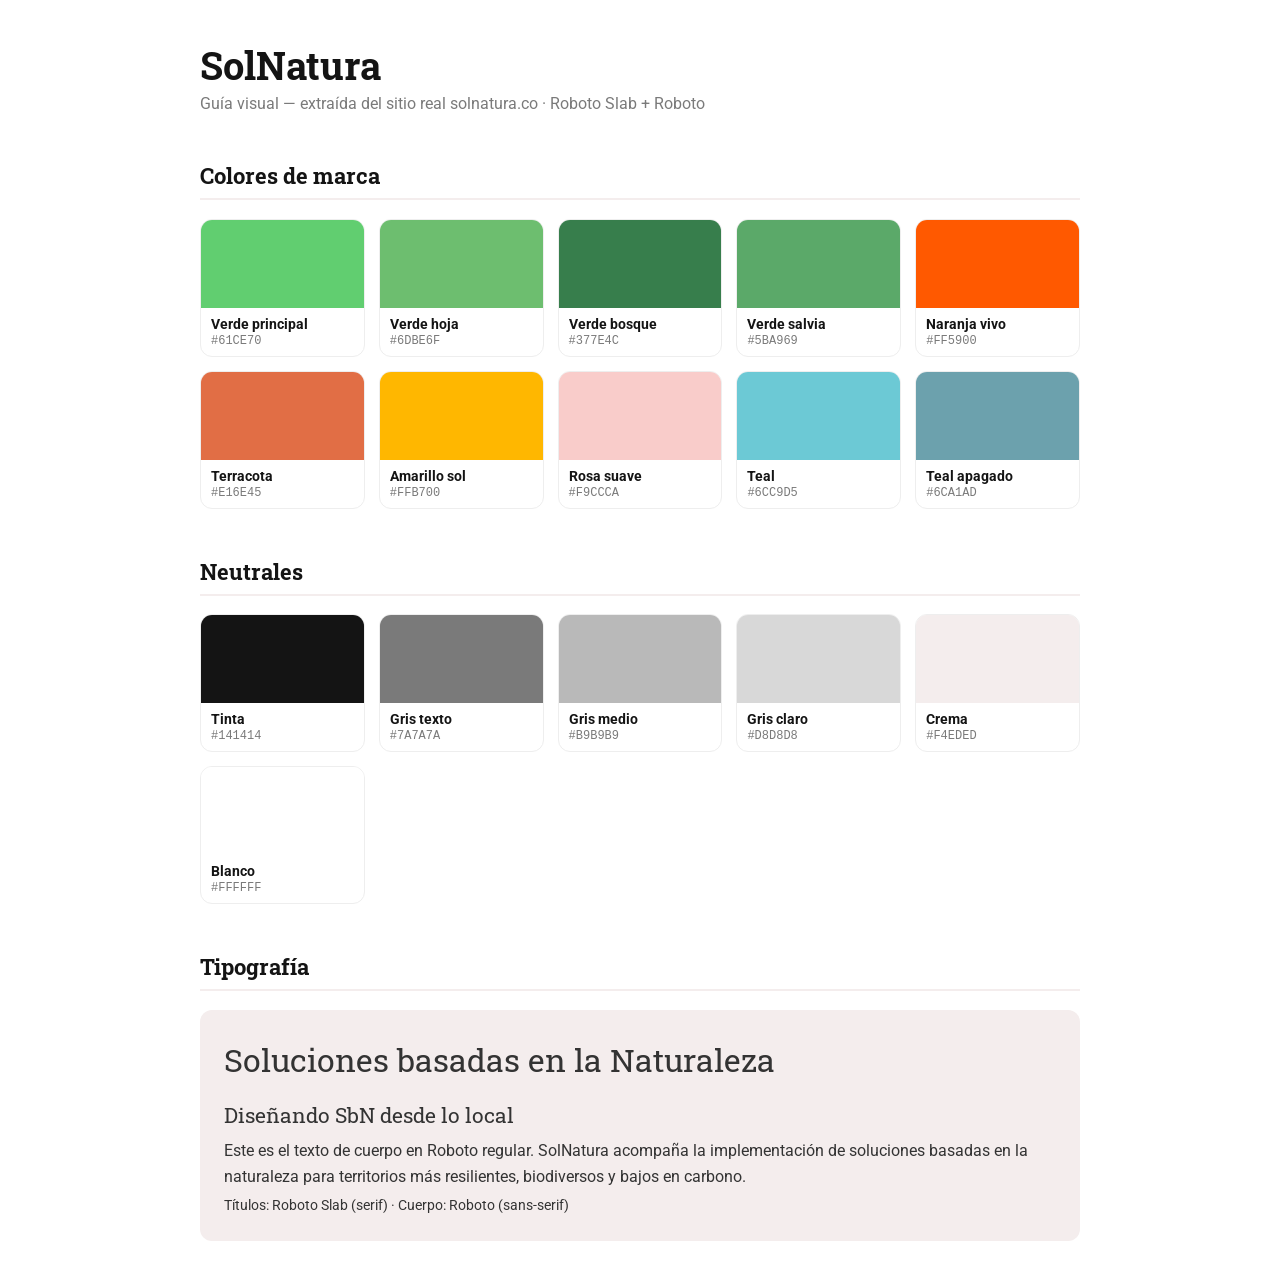
<file: sistema-diseno-solnatura/guia-visual.html>
<!doctype html>
<html lang="es">
<head>
<meta charset="utf-8">
<meta name="viewport" content="width=device-width, initial-scale=1">
<title>Guía visual — SolNatura</title>
<link href="https://fonts.googleapis.com/css2?family=Roboto:wght@400;500;600&family=Roboto+Slab:wght@400;600&display=swap" rel="stylesheet">
<style>
  :root{ --ink:#141414; --muted:#7A7A7A; --cream:#F4EDED; }
  *{box-sizing:border-box}
  body{font-family:'Roboto',sans-serif;color:var(--ink);margin:0;padding:40px;max-width:960px;margin:0 auto;background:#fff}
  h1,h2,h3{font-family:'Roboto Slab',serif}
  h1{font-size:2.4rem;margin:0 0 4px}
  .sub{color:var(--muted);margin:0 0 32px}
  h2{font-size:1.4rem;border-bottom:2px solid var(--cream);padding-bottom:8px;margin-top:48px}
  .grid{display:grid;grid-template-columns:repeat(auto-fill,minmax(150px,1fr));gap:14px;margin-top:16px}
  .sw{border-radius:12px;overflow:hidden;border:1px solid #eee}
  .chip{height:88px}
  .meta{padding:8px 10px;font-size:.8rem}
  .meta b{display:block;font-size:.85rem}
  .meta code{color:var(--muted);font-size:.75rem}
  .type-demo{background:var(--cream);border-radius:12px;padding:24px;margin-top:16px}
  .type-demo .t1{font-family:'Roboto Slab',serif;font-size:2rem;margin:0}
  .type-demo .t2{font-family:'Roboto Slab',serif;font-size:1.3rem;margin:14px 0 4px}
  .type-demo p{margin:6px 0 0;line-height:1.6;color:#333}
  .note{font-size:.85rem;color:var(--muted);margin-top:8px}
</style>
</head>
<body>
  <h1>SolNatura</h1>
  <p class="sub">Guía visual — extraída del sitio real solnatura.co · Roboto Slab + Roboto</p>

  <h2>Colores de marca</h2>
  <div class="grid" id="brand"></div>

  <h2>Neutrales</h2>
  <div class="grid" id="neutral"></div>

  <h2>Tipografía</h2>
  <div class="type-demo">
    <p class="t1">Soluciones basadas en la Naturaleza</p>
    <p class="t2">Diseñando SbN desde lo local</p>
    <p>Este es el texto de cuerpo en Roboto regular. SolNatura acompaña la implementación de
    soluciones basadas en la naturaleza para territorios más resilientes, biodiversos y bajos en carbono.</p>
    <p class="note">Títulos: Roboto Slab (serif) · Cuerpo: Roboto (sans-serif)</p>
  </div>

<script>
  const brand=[["Verde principal","#61CE70"],["Verde hoja","#6DBE6F"],["Verde bosque","#377E4C"],
    ["Verde salvia","#5BA969"],["Naranja vivo","#FF5900"],["Terracota","#E16E45"],
    ["Amarillo sol","#FFB700"],["Rosa suave","#F9CCCA"],["Teal","#6CC9D5"],["Teal apagado","#6CA1AD"]];
  const neutral=[["Tinta","#141414"],["Gris texto","#7A7A7A"],["Gris medio","#B9B9B9"],
    ["Gris claro","#D8D8D8"],["Crema","#F4EDED"],["Blanco","#FFFFFF"]];
  const render=(arr,id)=>document.getElementById(id).innerHTML=arr.map(([n,h])=>
    `<div class="sw"><div class="chip" style="background:${h}"></div>
     <div class="meta"><b>${n}</b><code>${h}</code></div></div>`).join("");
  render(brand,"brand");render(neutral,"neutral");
</script>
</body>
</html>
</file>
<file: clon-solnatura/elementos-claves-sbn/assets/solnatura_co_wp_content_themes_hello_elementor_assets_css_theme_css.css>
.comments-area a,.page-content a{text-decoration:underline}.alignright{float:right;margin-left:1rem}.alignleft{float:left;margin-right:1rem}.aligncenter{clear:both;display:block;margin-inline:auto}.alignwide{margin-inline:-80px}.alignfull{margin-inline:calc(50% - 50vw);max-width:100vw}.alignfull,.alignfull img{width:100vw}.wp-caption{margin-block-end:1.25rem;max-width:100%}.wp-caption.alignleft{margin:5px 20px 20px 0}.wp-caption.alignright{margin:5px 0 20px 20px}.wp-caption img{display:block;margin-inline:auto}.wp-caption-text{margin:0}.gallery-caption{display:block;font-size:.8125rem;line-height:1.5;margin:0;padding:.75rem}.pagination{display:flex;justify-content:space-between;margin:20px auto}.sticky{display:block;position:relative}.bypostauthor{font-size:inherit}.hide{display:none!important}.post-password-form{margin:50px auto;max-width:500px}.post-password-form p{align-items:flex-end;display:flex;width:100%}.post-password-form [type=submit]{margin-inline-start:3px}.screen-reader-text{clip:rect(1px,1px,1px,1px);height:1px;overflow:hidden;position:absolute!important;width:1px;word-wrap:normal!important}.screen-reader-text:focus{background-color:#eee;clip:auto!important;clip-path:none;color:#333;display:block;font-size:1rem;height:auto;left:5px;line-height:normal;padding:12px 24px;text-decoration:none;top:5px;width:auto;z-index:100000}.post .entry-title a{text-decoration:none}.post .wp-post-image{max-height:500px;-o-object-fit:cover;object-fit:cover;width:100%}@media(max-width:991px){.post .wp-post-image{max-height:400px}}@media(max-width:575px){.post .wp-post-image{max-height:300px}}#comments .comment-list{font-size:.9em;list-style:none;margin:0;padding:0}#comments .comment,#comments .pingback{position:relative}#comments .comment .comment-body,#comments .pingback .comment-body{border-block-end:1px solid #ccc;display:flex;flex-direction:column;padding-block-end:30px;padding-block-start:30px;padding-inline-end:0;padding-inline-start:60px}#comments .comment .avatar,#comments .pingback .avatar{border-radius:50%;left:0;margin-inline-end:10px;position:absolute}body.rtl #comments .comment .avatar,body.rtl #comments .pingback .avatar,html[dir=rtl] #comments .comment .avatar,html[dir=rtl] #comments .pingback .avatar{left:auto;right:0}#comments .comment-meta{display:flex;justify-content:space-between;margin-block-end:.9rem}#comments .comment-metadata,#comments .reply{font-size:11px;line-height:1}#comments .children{list-style:none;margin:0;padding-inline-start:30px;position:relative}#comments .children li:last-child{padding-block-end:0}#comments ol.comment-list .children:before{content:"↪";display:inline-block;font-size:1em;font-weight:400;left:0;line-height:100%;position:absolute;top:45px;width:auto}body.rtl #comments ol.comment-list .children:before,html[dir=rtl] #comments ol.comment-list .children:before{content:"↩";left:auto;right:0}@media(min-width:768px){#comments .comment-author,#comments .comment-metadata{line-height:1}}@media(max-width:767px){#comments .comment .comment-body{padding:30px 0}#comments .children{padding-inline-start:20px}#comments .comment .avatar{float:left;position:inherit}body.rtl #comments .comment .avatar,html[dir=rtl] #comments .comment .avatar{float:right}}.page-header .entry-title,.site-footer .footer-inner,.site-footer:not(.dynamic-footer),.site-header .header-inner,.site-header:not(.dynamic-header),body:not([class*=elementor-page-]) .site-main{margin-inline-end:auto;margin-inline-start:auto;width:100%}@media(max-width:575px){.page-header .entry-title,.site-footer .footer-inner,.site-footer:not(.dynamic-footer),.site-header .header-inner,.site-header:not(.dynamic-header),body:not([class*=elementor-page-]) .site-main{padding-inline-end:10px;padding-inline-start:10px}}@media(min-width:576px){.page-header .entry-title,.site-footer .footer-inner,.site-footer:not(.dynamic-footer),.site-header .header-inner,.site-header:not(.dynamic-header),body:not([class*=elementor-page-]) .site-main{max-width:500px}.site-footer.footer-full-width .footer-inner,.site-header.header-full-width .header-inner{max-width:100%}}@media(min-width:768px){.page-header .entry-title,.site-footer .footer-inner,.site-footer:not(.dynamic-footer),.site-header .header-inner,.site-header:not(.dynamic-header),body:not([class*=elementor-page-]) .site-main{max-width:600px}.site-footer.footer-full-width,.site-header.header-full-width{max-width:100%}}@media(min-width:992px){.page-header .entry-title,.site-footer .footer-inner,.site-footer:not(.dynamic-footer),.site-header .header-inner,.site-header:not(.dynamic-header),body:not([class*=elementor-page-]) .site-main{max-width:800px}.site-footer.footer-full-width,.site-header.header-full-width{max-width:100%}}@media(min-width:1200px){.page-header .entry-title,.site-footer .footer-inner,.site-footer:not(.dynamic-footer),.site-header .header-inner,.site-header:not(.dynamic-header),body:not([class*=elementor-page-]) .site-main{max-width:1140px}.site-footer.footer-full-width,.site-header.header-full-width{max-width:100%}}.site-header+.elementor{min-height:calc(100vh - 320px)}
</file>
<file: clon-solnatura/elementos-claves-sbn/assets/solnatura_co_wp_content_themes_hello_elementor_assets_css_header_footer_css.css>
.site-header{display:flex;flex-wrap:wrap;justify-content:space-between;padding-block-end:1rem;padding-block-start:1rem;position:relative}.site-header .site-title{font-size:2.5rem;font-weight:500;line-height:1.2}.site-header .site-branding{display:flex;flex-direction:column;gap:.5rem;justify-content:center}.site-header .header-inner{display:flex;flex-wrap:wrap;justify-content:space-between}.site-header .header-inner .custom-logo-link{display:block}.site-header .header-inner .site-branding .site-description,.site-header .header-inner .site-branding .site-title{margin:0}.site-header .header-inner .site-branding .site-logo img{display:block}.site-header .header-inner .site-branding.show-logo .site-title,.site-header .header-inner .site-branding.show-title .site-logo{display:none!important}.site-header.header-inverted .header-inner{flex-direction:row-reverse}.site-header.header-inverted .header-inner .site-branding{text-align:end}.site-header.header-stacked .header-inner{align-items:center;flex-direction:column;text-align:center}.site-footer{padding-block-end:1rem;padding-block-start:1rem;position:relative}.site-footer .site-title{font-size:1.5rem;font-weight:500;line-height:1.2}.site-footer .site-branding{display:flex;flex-direction:column;gap:.5rem;justify-content:center}.site-footer .footer-inner{display:flex;flex-wrap:wrap;justify-content:space-between}.site-footer .footer-inner .custom-logo-link{display:block}.site-footer .footer-inner .site-branding .site-description,.site-footer .footer-inner .site-branding .site-title{margin:0}.site-footer .footer-inner .site-branding .site-logo img{display:block}.site-footer .footer-inner .site-branding.show-logo .site-title,.site-footer .footer-inner .site-branding.show-title .site-logo{display:none!important}.site-footer .footer-inner .copyright{align-items:center;display:flex;justify-content:flex-end}.site-footer .footer-inner .copyright p{margin:0}.site-footer.footer-inverted .footer-inner{flex-direction:row-reverse}.site-footer.footer-inverted .footer-inner .site-branding{text-align:end}.site-footer.footer-stacked .footer-inner{align-items:center;flex-direction:column;text-align:center}.site-footer.footer-stacked .footer-inner .site-branding .site-title{text-align:center}.site-footer.footer-stacked .footer-inner .site-navigation .menu{padding:0}@media(max-width:576px){.site-footer:not(.footer-stacked) .footer-inner .copyright,.site-footer:not(.footer-stacked) .footer-inner .site-branding,.site-footer:not(.footer-stacked) .footer-inner .site-navigation{display:block;max-width:none;text-align:center;width:100%}.site-footer .footer-inner .site-navigation ul.menu{justify-content:center}.site-footer .footer-inner .site-navigation ul.menu li{display:inline-block}}.site-header.header-stacked .site-navigation-toggle-holder{justify-content:center;max-width:100%}.site-header.menu-layout-dropdown .site-navigation{display:none}.site-navigation-toggle-holder{align-items:center;display:flex;padding:8px 15px}.site-navigation-toggle-holder .site-navigation-toggle{align-items:center;background-color:rgba(0,0,0,.05);border:0 solid;border-radius:3px;color:#494c4f;cursor:pointer;display:flex;justify-content:center;padding:.5rem}.site-navigation-toggle-holder .site-navigation-toggle-icon{display:block;width:1.25rem}.site-navigation-toggle-holder .site-navigation-toggle-icon:after,.site-navigation-toggle-holder .site-navigation-toggle-icon:before{background-color:currentColor;border-radius:3px;content:"";display:block;height:3px;transition:all .2s ease-in-out}.site-navigation-toggle-holder .site-navigation-toggle-icon:before{box-shadow:0 .35rem 0 currentColor;margin-block-end:.5rem}.site-navigation-toggle-holder .site-navigation-toggle[aria-expanded=true] .site-navigation-toggle-icon:before{box-shadow:none;transform:translateY(.35rem) rotate(45deg)}.site-navigation-toggle-holder .site-navigation-toggle[aria-expanded=true] .site-navigation-toggle-icon:after{transform:translateY(-.35rem) rotate(-45deg)}.site-navigation{align-items:center;display:flex}.site-navigation ul.menu,.site-navigation ul.menu ul{list-style-type:none;padding:0}.site-navigation ul.menu{display:flex;flex-wrap:wrap}.site-navigation ul.menu li{display:flex;position:relative}.site-navigation ul.menu li a{display:block;padding:8px 15px}.site-navigation ul.menu li.menu-item-has-children{padding-inline-end:15px}.site-navigation ul.menu li.menu-item-has-children:after{align-items:center;color:#666;content:"▾";display:flex;font-size:1.5em;justify-content:center;text-decoration:none}.site-navigation ul.menu li.menu-item-has-children:focus-within>ul{display:block}.site-navigation ul.menu li ul{background:#fff;display:none;left:0;min-width:150px;position:absolute;top:100%;z-index:2}.site-navigation ul.menu li ul li{border-block-end:1px solid #eee}.site-navigation ul.menu li ul li:last-child{border-block-end:none}.site-navigation ul.menu li ul li.menu-item-has-children a{flex-grow:1}.site-navigation ul.menu li ul li.menu-item-has-children:after{transform:translateY(-50%) rotate(-90deg)}.site-navigation ul.menu li ul ul{left:100%;top:0}.site-navigation ul.menu li:hover>ul{display:block}footer .site-navigation ul.menu li ul{bottom:100%;top:auto}footer .site-navigation ul.menu li ul ul{bottom:0}footer .site-navigation ul.menu a{padding:5px 15px}.site-navigation-dropdown{bottom:0;left:0;margin-block-start:10px;position:absolute;transform-origin:top;transition:max-height .3s,transform .3s;width:100%;z-index:10000}.site-navigation-toggle-holder:not(.elementor-active)+.site-navigation-dropdown{max-height:0;transform:scaleY(0)}.site-navigation-toggle-holder.elementor-active+.site-navigation-dropdown{max-height:100vh;transform:scaleY(1)}.site-navigation-dropdown ul{padding:0}.site-navigation-dropdown ul.menu{background:#fff;margin:0;padding:0;position:absolute;width:100%}.site-navigation-dropdown ul.menu li{display:block;position:relative;width:100%}.site-navigation-dropdown ul.menu li a{background:#fff;box-shadow:inset 0 -1px 0 rgba(0,0,0,.102);color:#55595c;display:block;padding:20px}.site-navigation-dropdown ul.menu li.current-menu-item a{background:#55595c;color:#fff}.site-navigation-dropdown ul.menu>li li{max-height:0;transform:scaleY(0);transform-origin:top;transition:max-height .3s,transform .3s}.site-navigation-dropdown ul.menu li.elementor-active>ul>li{max-height:100vh;transform:scaleY(1)}@media(max-width:576px){.site-header.menu-dropdown-mobile:not(.menu-layout-dropdown) .site-navigation{display:none!important}}@media(min-width:768px){.site-header.menu-dropdown-mobile:not(.menu-layout-dropdown) .site-navigation-toggle-holder{display:none!important}}@media(min-width:576px)and (max-width:767px){.site-header.menu-dropdown-mobile:not(.menu-layout-dropdown) .site-navigation{display:none!important}}@media(min-width:992px){.site-header.menu-dropdown-tablet:not(.menu-layout-dropdown) .site-navigation-toggle-holder{display:none!important}}@media(max-width:992px){.site-header.menu-dropdown-tablet:not(.menu-layout-dropdown) .site-navigation{display:none!important}}.site-header.menu-dropdown-none:not(.menu-layout-dropdown) .site-navigation-toggle-holder{display:none!important}
</file>
<file: clon-solnatura/elementos-claves-sbn/assets/solnatura_co_wp_content_plugins_elementor_assets_css_frontend_min_css.css>
:root{--direction-multiplier:1}body.rtl,html[dir=rtl]{--direction-multiplier:-1}.elementor-hidden{display:none}.elementor-visibility-hidden{visibility:hidden}.elementor-screen-only,.screen-reader-text,.screen-reader-text span,.ui-helper-hidden-accessible{height:1px;margin:-1px;overflow:hidden;padding:0;position:absolute;top:-10000em;width:1px;clip:rect(0,0,0,0);border:0}.elementor-clearfix:after{clear:both;content:"";display:block;height:0;width:0}.e-logo-wrapper{display:inline-block;line-height:1}.e-logo-wrapper i{color:var(--e-a-color-circle-logo);font-size:2.5em}.elementor *,.elementor :after,.elementor :before{box-sizing:border-box}.elementor a{box-shadow:none;text-decoration:none}.elementor hr{background-color:transparent;margin:0}.elementor img{border:none;border-radius:0;box-shadow:none;height:auto;max-width:100%}.elementor .elementor-widget:not(.elementor-widget-text-editor):not(.elementor-widget-theme-post-content) figure{margin:0}.elementor embed,.elementor iframe,.elementor object,.elementor video{border:none;line-height:1;margin:0;max-width:100%;width:100%}.elementor .elementor-background,.elementor .elementor-background-holder,.elementor .elementor-background-video-container{direction:ltr;inset:0;overflow:hidden;position:absolute;z-index:0}.elementor .elementor-background-video-container{pointer-events:none;transition:opacity 1s}.elementor .elementor-background-video-container.elementor-loading{opacity:0}.elementor .elementor-background-video,.elementor .elementor-background-video-embed{max-width:none}.elementor .elementor-background-video,.elementor .elementor-background-video-embed,.elementor .elementor-background-video-hosted{inset-block-start:50%;inset-inline-start:50%;position:absolute;transform:translate(-50%,-50%)}.elementor .elementor-background-video-hosted{-o-object-fit:cover;object-fit:cover}.elementor .elementor-background-overlay{inset:0;position:absolute}.elementor .elementor-background-slideshow{inset:0;position:absolute;z-index:0}.elementor .elementor-background-slideshow__slide__image{background-position:50%;background-size:cover;height:100%;width:100%}.e-con-inner>.elementor-element.elementor-absolute,.e-con>.elementor-element.elementor-absolute,.elementor-widget-wrap>.elementor-element.elementor-absolute{position:absolute}.e-con-inner>.elementor-element.elementor-fixed,.e-con>.elementor-element.elementor-fixed,.elementor-widget-wrap>.elementor-element.elementor-fixed{position:fixed}.elementor-widget-wrap .elementor-element.elementor-widget__width-auto,.elementor-widget-wrap .elementor-element.elementor-widget__width-initial{max-width:100%}@media (max-width:1024px){.elementor-widget-wrap .elementor-element.elementor-widget-tablet__width-auto,.elementor-widget-wrap .elementor-element.elementor-widget-tablet__width-initial{max-width:100%}}@media (max-width:767px){.elementor-widget-wrap .elementor-element.elementor-widget-mobile__width-auto,.elementor-widget-wrap .elementor-element.elementor-widget-mobile__width-initial{max-width:100%}}.elementor-element.elementor-absolute,.elementor-element.elementor-fixed{z-index:1}.elementor-element{--flex-direction:initial;--flex-wrap:initial;--justify-content:initial;--align-items:initial;--align-content:initial;--gap:initial;--flex-basis:initial;--flex-grow:initial;--flex-shrink:initial;--order:initial;--align-self:initial;align-self:var(--align-self);flex-basis:var(--flex-basis);flex-grow:var(--flex-grow);flex-shrink:var(--flex-shrink);order:var(--order)}.elementor-element:where(.e-con-full,.elementor-widget){align-content:var(--align-content);align-items:var(--align-items);flex-direction:var(--flex-direction);flex-wrap:var(--flex-wrap);gap:var(--row-gap) var(--column-gap);justify-content:var(--justify-content)}.elementor-invisible{visibility:hidden}.elementor-custom-embed-play{inset-block-start:50%;inset-inline-start:50%;position:absolute;transform:translate(calc(-50% * var(--direction-multiplier)),-50%)}.elementor-custom-embed-play i{color:#fff;font-size:100px;text-shadow:1px 0 6px rgba(0,0,0,.3)}.elementor-custom-embed-play svg{fill:#fff;filter:drop-shadow(1px 0 6px rgba(0,0,0,.3));height:100px;width:100px}.elementor-custom-embed-play i,.elementor-custom-embed-play svg{opacity:.8;transition:all .5s}.elementor-custom-embed-play.elementor-playing i{font-family:eicons}.elementor-custom-embed-play.elementor-playing i:before{content:"\e8fb"}.elementor-custom-embed-play.elementor-playing i,.elementor-custom-embed-play.elementor-playing svg{animation:eicon-spin 2s linear infinite}.elementor-tag{display:inline-flex}.elementor-ken-burns{transition-duration:10s;transition-property:transform;transition-timing-function:linear}.elementor-ken-burns--out{transform:scale(1.3)}.elementor-ken-burns--active{transition-duration:20s}.elementor-ken-burns--active.elementor-ken-burns--out{transform:scale(1)}.elementor-ken-burns--active.elementor-ken-burns--in{transform:scale(1.3)}.elementor-align-center{text-align:center}.elementor-align-right{text-align:right}.elementor-align-left{text-align:left}.elementor-align-center .elementor-button,.elementor-align-left .elementor-button,.elementor-align-right .elementor-button{width:auto}.elementor-align-justify .elementor-button{width:100%}@media (min-width:-1){.elementor-widescreen-align-center{text-align:center}.elementor-widescreen-align-right{text-align:right}.elementor-widescreen-align-left{text-align:left}.elementor-widescreen-align-center .elementor-button,.elementor-widescreen-align-left .elementor-button,.elementor-widescreen-align-right .elementor-button{width:auto}.elementor-widescreen-align-justify .elementor-button{width:100%}}@media (max-width:-1){.elementor-laptop-align-center{text-align:center}.elementor-laptop-align-right{text-align:right}.elementor-laptop-align-left{text-align:left}.elementor-laptop-align-center .elementor-button,.elementor-laptop-align-left .elementor-button,.elementor-laptop-align-right .elementor-button{width:auto}.elementor-laptop-align-justify .elementor-button{width:100%}.elementor-tablet_extra-align-center{text-align:center}.elementor-tablet_extra-align-right{text-align:right}.elementor-tablet_extra-align-left{text-align:left}.elementor-tablet_extra-align-center .elementor-button,.elementor-tablet_extra-align-left .elementor-button,.elementor-tablet_extra-align-right .elementor-button{width:auto}.elementor-tablet_extra-align-justify .elementor-button{width:100%}}@media (max-width:1024px){.elementor-tablet-align-center{text-align:center}.elementor-tablet-align-right{text-align:right}.elementor-tablet-align-left{text-align:left}.elementor-tablet-align-center .elementor-button,.elementor-tablet-align-left .elementor-button,.elementor-tablet-align-right .elementor-button{width:auto}.elementor-tablet-align-justify .elementor-button{width:100%}}@media (max-width:-1){.elementor-mobile_extra-align-center{text-align:center}.elementor-mobile_extra-align-right{text-align:right}.elementor-mobile_extra-align-left{text-align:left}.elementor-mobile_extra-align-center .elementor-button,.elementor-mobile_extra-align-left .elementor-button,.elementor-mobile_extra-align-right .elementor-button{width:auto}.elementor-mobile_extra-align-justify .elementor-button{width:100%}}@media (max-width:767px){.elementor-mobile-align-center{text-align:center}.elementor-mobile-align-right{text-align:right}.elementor-mobile-align-left{text-align:left}.elementor-mobile-align-center .elementor-button,.elementor-mobile-align-left .elementor-button,.elementor-mobile-align-right .elementor-button{width:auto}.elementor-mobile-align-justify .elementor-button{width:100%}}:root{--page-title-display:block}.elementor-page-title,h1.entry-title{display:var(--page-title-display)}@keyframes eicon-spin{0%{transform:rotate(0deg)}to{transform:rotate(359deg)}}.eicon-animation-spin{animation:eicon-spin 2s linear infinite}.elementor-section{position:relative}.elementor-section .elementor-container{display:flex;margin-inline:auto;position:relative}@media (max-width:1024px){.elementor-section .elementor-container{flex-wrap:wrap}}.elementor-section.elementor-section-boxed>.elementor-container{max-width:1140px}.elementor-section.elementor-section-stretched{position:relative;width:100%}.elementor-section.elementor-section-items-top>.elementor-container{align-items:flex-start}.elementor-section.elementor-section-items-middle>.elementor-container{align-items:center}.elementor-section.elementor-section-items-bottom>.elementor-container{align-items:flex-end}@media (min-width:768px){.elementor-section.elementor-section-height-full{height:100vh}.elementor-section.elementor-section-height-full>.elementor-container{height:100%}}.elementor-bc-flex-widget .elementor-section-content-top>.elementor-container>.elementor-column>.elementor-widget-wrap{align-items:flex-start}.elementor-bc-flex-widget .elementor-section-content-middle>.elementor-container>.elementor-column>.elementor-widget-wrap{align-items:center}.elementor-bc-flex-widget .elementor-section-content-bottom>.elementor-container>.elementor-column>.elementor-widget-wrap{align-items:flex-end}.elementor-widget-wrap{align-content:flex-start;flex-wrap:wrap;position:relative;width:100%}.elementor:not(.elementor-bc-flex-widget) .elementor-widget-wrap{display:flex}.elementor-widget-wrap>.elementor-element{width:100%}.elementor-widget-wrap.e-swiper-container{width:calc(100% - (var(--e-column-margin-left, 0px) + var(--e-column-margin-right, 0px)))}.elementor-widget{position:relative}.elementor-widget:not(:last-child){margin-block-end:var(--kit-widget-spacing,20px)}.elementor-widget:not(:last-child).elementor-absolute,.elementor-widget:not(:last-child).elementor-widget__width-auto,.elementor-widget:not(:last-child).elementor-widget__width-initial{margin-block-end:0}.elementor-column{display:flex;min-height:1px;position:relative}.elementor-column-gap-narrow>.elementor-column>.elementor-element-populated{padding:5px}.elementor-column-gap-default>.elementor-column>.elementor-element-populated{padding:10px}.elementor-column-gap-extended>.elementor-column>.elementor-element-populated{padding:15px}.elementor-column-gap-wide>.elementor-column>.elementor-element-populated{padding:20px}.elementor-column-gap-wider>.elementor-column>.elementor-element-populated{padding:30px}.elementor-inner-section .elementor-column-gap-no .elementor-element-populated{padding:0}@media (min-width:768px){.elementor-column.elementor-col-10,.elementor-column[data-col="10"]{width:10%}.elementor-column.elementor-col-11,.elementor-column[data-col="11"]{width:11.111%}.elementor-column.elementor-col-12,.elementor-column[data-col="12"]{width:12.5%}.elementor-column.elementor-col-14,.elementor-column[data-col="14"]{width:14.285%}.elementor-column.elementor-col-16,.elementor-column[data-col="16"]{width:16.666%}.elementor-column.elementor-col-20,.elementor-column[data-col="20"]{width:20%}.elementor-column.elementor-col-25,.elementor-column[data-col="25"]{width:25%}.elementor-column.elementor-col-30,.elementor-column[data-col="30"]{width:30%}.elementor-column.elementor-col-33,.elementor-column[data-col="33"]{width:33.333%}.elementor-column.elementor-col-40,.elementor-column[data-col="40"]{width:40%}.elementor-column.elementor-col-50,.elementor-column[data-col="50"]{width:50%}.elementor-column.elementor-col-60,.elementor-column[data-col="60"]{width:60%}.elementor-column.elementor-col-66,.elementor-column[data-col="66"]{width:66.666%}.elementor-column.elementor-col-70,.elementor-column[data-col="70"]{width:70%}.elementor-column.elementor-col-75,.elementor-column[data-col="75"]{width:75%}.elementor-column.elementor-col-80,.elementor-column[data-col="80"]{width:80%}.elementor-column.elementor-col-83,.elementor-column[data-col="83"]{width:83.333%}.elementor-column.elementor-col-90,.elementor-column[data-col="90"]{width:90%}.elementor-column.elementor-col-100,.elementor-column[data-col="100"]{width:100%}}@media (max-width:479px){.elementor-column.elementor-xs-10{width:10%}.elementor-column.elementor-xs-11{width:11.111%}.elementor-column.elementor-xs-12{width:12.5%}.elementor-column.elementor-xs-14{width:14.285%}.elementor-column.elementor-xs-16{width:16.666%}.elementor-column.elementor-xs-20{width:20%}.elementor-column.elementor-xs-25{width:25%}.elementor-column.elementor-xs-30{width:30%}.elementor-column.elementor-xs-33{width:33.333%}.elementor-column.elementor-xs-40{width:40%}.elementor-column.elementor-xs-50{width:50%}.elementor-column.elementor-xs-60{width:60%}.elementor-column.elementor-xs-66{width:66.666%}.elementor-column.elementor-xs-70{width:70%}.elementor-column.elementor-xs-75{width:75%}.elementor-column.elementor-xs-80{width:80%}.elementor-column.elementor-xs-83{width:83.333%}.elementor-column.elementor-xs-90{width:90%}.elementor-column.elementor-xs-100{width:100%}}@media (max-width:767px){.elementor-column.elementor-sm-10{width:10%}.elementor-column.elementor-sm-11{width:11.111%}.elementor-column.elementor-sm-12{width:12.5%}.elementor-column.elementor-sm-14{width:14.285%}.elementor-column.elementor-sm-16{width:16.666%}.elementor-column.elementor-sm-20{width:20%}.elementor-column.elementor-sm-25{width:25%}.elementor-column.elementor-sm-30{width:30%}.elementor-column.elementor-sm-33{width:33.333%}.elementor-column.elementor-sm-40{width:40%}.elementor-column.elementor-sm-50{width:50%}.elementor-column.elementor-sm-60{width:60%}.elementor-column.elementor-sm-66{width:66.666%}.elementor-column.elementor-sm-70{width:70%}.elementor-column.elementor-sm-75{width:75%}.elementor-column.elementor-sm-80{width:80%}.elementor-column.elementor-sm-83{width:83.333%}.elementor-column.elementor-sm-90{width:90%}.elementor-column.elementor-sm-100{width:100%}}@media (min-width:768px) and (max-width:1024px){.elementor-column.elementor-md-10{width:10%}.elementor-column.elementor-md-11{width:11.111%}.elementor-column.elementor-md-12{width:12.5%}.elementor-column.elementor-md-14{width:14.285%}.elementor-column.elementor-md-16{width:16.666%}.elementor-column.elementor-md-20{width:20%}.elementor-column.elementor-md-25{width:25%}.elementor-column.elementor-md-30{width:30%}.elementor-column.elementor-md-33{width:33.333%}.elementor-column.elementor-md-40{width:40%}.elementor-column.elementor-md-50{width:50%}.elementor-column.elementor-md-60{width:60%}.elementor-column.elementor-md-66{width:66.666%}.elementor-column.elementor-md-70{width:70%}.elementor-column.elementor-md-75{width:75%}.elementor-column.elementor-md-80{width:80%}.elementor-column.elementor-md-83{width:83.333%}.elementor-column.elementor-md-90{width:90%}.elementor-column.elementor-md-100{width:100%}}@media (min-width:-1){.elementor-reverse-widescreen>.elementor-container>:first-child{order:10}.elementor-reverse-widescreen>.elementor-container>:nth-child(2){order:9}.elementor-reverse-widescreen>.elementor-container>:nth-child(3){order:8}.elementor-reverse-widescreen>.elementor-container>:nth-child(4){order:7}.elementor-reverse-widescreen>.elementor-container>:nth-child(5){order:6}.elementor-reverse-widescreen>.elementor-container>:nth-child(6){order:5}.elementor-reverse-widescreen>.elementor-container>:nth-child(7){order:4}.elementor-reverse-widescreen>.elementor-container>:nth-child(8){order:3}.elementor-reverse-widescreen>.elementor-container>:nth-child(9){order:2}.elementor-reverse-widescreen>.elementor-container>:nth-child(10){order:1}}@media (min-width:1025px) and (max-width:-1){.elementor-reverse-laptop>.elementor-container>:first-child{order:10}.elementor-reverse-laptop>.elementor-container>:nth-child(2){order:9}.elementor-reverse-laptop>.elementor-container>:nth-child(3){order:8}.elementor-reverse-laptop>.elementor-container>:nth-child(4){order:7}.elementor-reverse-laptop>.elementor-container>:nth-child(5){order:6}.elementor-reverse-laptop>.elementor-container>:nth-child(6){order:5}.elementor-reverse-laptop>.elementor-container>:nth-child(7){order:4}.elementor-reverse-laptop>.elementor-container>:nth-child(8){order:3}.elementor-reverse-laptop>.elementor-container>:nth-child(9){order:2}.elementor-reverse-laptop>.elementor-container>:nth-child(10){order:1}}@media (min-width:-1) and (max-width:-1){.elementor-reverse-laptop>.elementor-container>:first-child{order:10}.elementor-reverse-laptop>.elementor-container>:nth-child(2){order:9}.elementor-reverse-laptop>.elementor-container>:nth-child(3){order:8}.elementor-reverse-laptop>.elementor-container>:nth-child(4){order:7}.elementor-reverse-laptop>.elementor-container>:nth-child(5){order:6}.elementor-reverse-laptop>.elementor-container>:nth-child(6){order:5}.elementor-reverse-laptop>.elementor-container>:nth-child(7){order:4}.elementor-reverse-laptop>.elementor-container>:nth-child(8){order:3}.elementor-reverse-laptop>.elementor-container>:nth-child(9){order:2}.elementor-reverse-laptop>.elementor-container>:nth-child(10){order:1}}@media (min-width:1025px) and (max-width:-1){.elementor-reverse-laptop>.elementor-container>:first-child,.elementor-reverse-laptop>.elementor-container>:nth-child(10),.elementor-reverse-laptop>.elementor-container>:nth-child(2),.elementor-reverse-laptop>.elementor-container>:nth-child(3),.elementor-reverse-laptop>.elementor-container>:nth-child(4),.elementor-reverse-laptop>.elementor-container>:nth-child(5),.elementor-reverse-laptop>.elementor-container>:nth-child(6),.elementor-reverse-laptop>.elementor-container>:nth-child(7),.elementor-reverse-laptop>.elementor-container>:nth-child(8),.elementor-reverse-laptop>.elementor-container>:nth-child(9){order:0}.elementor-reverse-tablet_extra>.elementor-container>:first-child{order:10}.elementor-reverse-tablet_extra>.elementor-container>:nth-child(2){order:9}.elementor-reverse-tablet_extra>.elementor-container>:nth-child(3){order:8}.elementor-reverse-tablet_extra>.elementor-container>:nth-child(4){order:7}.elementor-reverse-tablet_extra>.elementor-container>:nth-child(5){order:6}.elementor-reverse-tablet_extra>.elementor-container>:nth-child(6){order:5}.elementor-reverse-tablet_extra>.elementor-container>:nth-child(7){order:4}.elementor-reverse-tablet_extra>.elementor-container>:nth-child(8){order:3}.elementor-reverse-tablet_extra>.elementor-container>:nth-child(9){order:2}.elementor-reverse-tablet_extra>.elementor-container>:nth-child(10){order:1}}@media (min-width:768px) and (max-width:1024px){.elementor-reverse-tablet>.elementor-container>:first-child{order:10}.elementor-reverse-tablet>.elementor-container>:nth-child(2){order:9}.elementor-reverse-tablet>.elementor-container>:nth-child(3){order:8}.elementor-reverse-tablet>.elementor-container>:nth-child(4){order:7}.elementor-reverse-tablet>.elementor-container>:nth-child(5){order:6}.elementor-reverse-tablet>.elementor-container>:nth-child(6){order:5}.elementor-reverse-tablet>.elementor-container>:nth-child(7){order:4}.elementor-reverse-tablet>.elementor-container>:nth-child(8){order:3}.elementor-reverse-tablet>.elementor-container>:nth-child(9){order:2}.elementor-reverse-tablet>.elementor-container>:nth-child(10){order:1}}@media (min-width:-1) and (max-width:1024px){.elementor-reverse-tablet>.elementor-container>:first-child{order:10}.elementor-reverse-tablet>.elementor-container>:nth-child(2){order:9}.elementor-reverse-tablet>.elementor-container>:nth-child(3){order:8}.elementor-reverse-tablet>.elementor-container>:nth-child(4){order:7}.elementor-reverse-tablet>.elementor-container>:nth-child(5){order:6}.elementor-reverse-tablet>.elementor-container>:nth-child(6){order:5}.elementor-reverse-tablet>.elementor-container>:nth-child(7){order:4}.elementor-reverse-tablet>.elementor-container>:nth-child(8){order:3}.elementor-reverse-tablet>.elementor-container>:nth-child(9){order:2}.elementor-reverse-tablet>.elementor-container>:nth-child(10){order:1}}@media (min-width:768px) and (max-width:-1){.elementor-reverse-tablet>.elementor-container>:first-child,.elementor-reverse-tablet>.elementor-container>:nth-child(10),.elementor-reverse-tablet>.elementor-container>:nth-child(2),.elementor-reverse-tablet>.elementor-container>:nth-child(3),.elementor-reverse-tablet>.elementor-container>:nth-child(4),.elementor-reverse-tablet>.elementor-container>:nth-child(5),.elementor-reverse-tablet>.elementor-container>:nth-child(6),.elementor-reverse-tablet>.elementor-container>:nth-child(7),.elementor-reverse-tablet>.elementor-container>:nth-child(8),.elementor-reverse-tablet>.elementor-container>:nth-child(9){order:0}.elementor-reverse-mobile_extra>.elementor-container>:first-child{order:10}.elementor-reverse-mobile_extra>.elementor-container>:nth-child(2){order:9}.elementor-reverse-mobile_extra>.elementor-container>:nth-child(3){order:8}.elementor-reverse-mobile_extra>.elementor-container>:nth-child(4){order:7}.elementor-reverse-mobile_extra>.elementor-container>:nth-child(5){order:6}.elementor-reverse-mobile_extra>.elementor-container>:nth-child(6){order:5}.elementor-reverse-mobile_extra>.elementor-container>:nth-child(7){order:4}.elementor-reverse-mobile_extra>.elementor-container>:nth-child(8){order:3}.elementor-reverse-mobile_extra>.elementor-container>:nth-child(9){order:2}.elementor-reverse-mobile_extra>.elementor-container>:nth-child(10){order:1}}@media (max-width:767px){.elementor-reverse-mobile>.elementor-container>:first-child{order:10}.elementor-reverse-mobile>.elementor-container>:nth-child(2){order:9}.elementor-reverse-mobile>.elementor-container>:nth-child(3){order:8}.elementor-reverse-mobile>.elementor-container>:nth-child(4){order:7}.elementor-reverse-mobile>.elementor-container>:nth-child(5){order:6}.elementor-reverse-mobile>.elementor-container>:nth-child(6){order:5}.elementor-reverse-mobile>.elementor-container>:nth-child(7){order:4}.elementor-reverse-mobile>.elementor-container>:nth-child(8){order:3}.elementor-reverse-mobile>.elementor-container>:nth-child(9){order:2}.elementor-reverse-mobile>.elementor-container>:nth-child(10){order:1}.elementor-column{width:100%}}.elementor-grid{display:grid;grid-column-gap:var(--grid-column-gap);grid-row-gap:var(--grid-row-gap)}.elementor-grid .elementor-grid-item{min-width:0}.elementor-grid-0 .elementor-grid{display:inline-block;margin-block-end:calc(-1 * var(--grid-row-gap));width:100%;word-spacing:var(--grid-column-gap)}.elementor-grid-0 .elementor-grid .elementor-grid-item{display:inline-block;margin-block-end:var(--grid-row-gap);word-break:break-word}.elementor-grid-1 .elementor-grid{grid-template-columns:repeat(1,1fr)}.elementor-grid-2 .elementor-grid{grid-template-columns:repeat(2,1fr)}.elementor-grid-3 .elementor-grid{grid-template-columns:repeat(3,1fr)}.elementor-grid-4 .elementor-grid{grid-template-columns:repeat(4,1fr)}.elementor-grid-5 .elementor-grid{grid-template-columns:repeat(5,1fr)}.elementor-grid-6 .elementor-grid{grid-template-columns:repeat(6,1fr)}.elementor-grid-7 .elementor-grid{grid-template-columns:repeat(7,1fr)}.elementor-grid-8 .elementor-grid{grid-template-columns:repeat(8,1fr)}.elementor-grid-9 .elementor-grid{grid-template-columns:repeat(9,1fr)}.elementor-grid-10 .elementor-grid{grid-template-columns:repeat(10,1fr)}.elementor-grid-11 .elementor-grid{grid-template-columns:repeat(11,1fr)}.elementor-grid-12 .elementor-grid{grid-template-columns:repeat(12,1fr)}@media (min-width:-1){.elementor-grid-widescreen-0 .elementor-grid{display:inline-block;margin-block-end:calc(-1 * var(--grid-row-gap));width:100%;word-spacing:var(--grid-column-gap)}.elementor-grid-widescreen-0 .elementor-grid .elementor-grid-item{display:inline-block;margin-block-end:var(--grid-row-gap);word-break:break-word}.elementor-grid-widescreen-1 .elementor-grid{grid-template-columns:repeat(1,1fr)}.elementor-grid-widescreen-2 .elementor-grid{grid-template-columns:repeat(2,1fr)}.elementor-grid-widescreen-3 .elementor-grid{grid-template-columns:repeat(3,1fr)}.elementor-grid-widescreen-4 .elementor-grid{grid-template-columns:repeat(4,1fr)}.elementor-grid-widescreen-5 .elementor-grid{grid-template-columns:repeat(5,1fr)}.elementor-grid-widescreen-6 .elementor-grid{grid-template-columns:repeat(6,1fr)}.elementor-grid-widescreen-7 .elementor-grid{grid-template-columns:repeat(7,1fr)}.elementor-grid-widescreen-8 .elementor-grid{grid-template-columns:repeat(8,1fr)}.elementor-grid-widescreen-9 .elementor-grid{grid-template-columns:repeat(9,1fr)}.elementor-grid-widescreen-10 .elementor-grid{grid-template-columns:repeat(10,1fr)}.elementor-grid-widescreen-11 .elementor-grid{grid-template-columns:repeat(11,1fr)}.elementor-grid-widescreen-12 .elementor-grid{grid-template-columns:repeat(12,1fr)}}@media (max-width:-1){.elementor-grid-laptop-0 .elementor-grid{display:inline-block;margin-block-end:calc(-1 * var(--grid-row-gap));width:100%;word-spacing:var(--grid-column-gap)}.elementor-grid-laptop-0 .elementor-grid .elementor-grid-item{display:inline-block;margin-block-end:var(--grid-row-gap);word-break:break-word}.elementor-grid-laptop-1 .elementor-grid{grid-template-columns:repeat(1,1fr)}.elementor-grid-laptop-2 .elementor-grid{grid-template-columns:repeat(2,1fr)}.elementor-grid-laptop-3 .elementor-grid{grid-template-columns:repeat(3,1fr)}.elementor-grid-laptop-4 .elementor-grid{grid-template-columns:repeat(4,1fr)}.elementor-grid-laptop-5 .elementor-grid{grid-template-columns:repeat(5,1fr)}.elementor-grid-laptop-6 .elementor-grid{grid-template-columns:repeat(6,1fr)}.elementor-grid-laptop-7 .elementor-grid{grid-template-columns:repeat(7,1fr)}.elementor-grid-laptop-8 .elementor-grid{grid-template-columns:repeat(8,1fr)}.elementor-grid-laptop-9 .elementor-grid{grid-template-columns:repeat(9,1fr)}.elementor-grid-laptop-10 .elementor-grid{grid-template-columns:repeat(10,1fr)}.elementor-grid-laptop-11 .elementor-grid{grid-template-columns:repeat(11,1fr)}.elementor-grid-laptop-12 .elementor-grid{grid-template-columns:repeat(12,1fr)}.elementor-grid-tablet_extra-0 .elementor-grid{display:inline-block;margin-block-end:calc(-1 * var(--grid-row-gap));width:100%;word-spacing:var(--grid-column-gap)}.elementor-grid-tablet_extra-0 .elementor-grid .elementor-grid-item{display:inline-block;margin-block-end:var(--grid-row-gap);word-break:break-word}.elementor-grid-tablet_extra-1 .elementor-grid{grid-template-columns:repeat(1,1fr)}.elementor-grid-tablet_extra-2 .elementor-grid{grid-template-columns:repeat(2,1fr)}.elementor-grid-tablet_extra-3 .elementor-grid{grid-template-columns:repeat(3,1fr)}.elementor-grid-tablet_extra-4 .elementor-grid{grid-template-columns:repeat(4,1fr)}.elementor-grid-tablet_extra-5 .elementor-grid{grid-template-columns:repeat(5,1fr)}.elementor-grid-tablet_extra-6 .elementor-grid{grid-template-columns:repeat(6,1fr)}.elementor-grid-tablet_extra-7 .elementor-grid{grid-template-columns:repeat(7,1fr)}.elementor-grid-tablet_extra-8 .elementor-grid{grid-template-columns:repeat(8,1fr)}.elementor-grid-tablet_extra-9 .elementor-grid{grid-template-columns:repeat(9,1fr)}.elementor-grid-tablet_extra-10 .elementor-grid{grid-template-columns:repeat(10,1fr)}.elementor-grid-tablet_extra-11 .elementor-grid{grid-template-columns:repeat(11,1fr)}.elementor-grid-tablet_extra-12 .elementor-grid{grid-template-columns:repeat(12,1fr)}}@media (max-width:1024px){.elementor-grid-tablet-0 .elementor-grid{display:inline-block;margin-block-end:calc(-1 * var(--grid-row-gap));width:100%;word-spacing:var(--grid-column-gap)}.elementor-grid-tablet-0 .elementor-grid .elementor-grid-item{display:inline-block;margin-block-end:var(--grid-row-gap);word-break:break-word}.elementor-grid-tablet-1 .elementor-grid{grid-template-columns:repeat(1,1fr)}.elementor-grid-tablet-2 .elementor-grid{grid-template-columns:repeat(2,1fr)}.elementor-grid-tablet-3 .elementor-grid{grid-template-columns:repeat(3,1fr)}.elementor-grid-tablet-4 .elementor-grid{grid-template-columns:repeat(4,1fr)}.elementor-grid-tablet-5 .elementor-grid{grid-template-columns:repeat(5,1fr)}.elementor-grid-tablet-6 .elementor-grid{grid-template-columns:repeat(6,1fr)}.elementor-grid-tablet-7 .elementor-grid{grid-template-columns:repeat(7,1fr)}.elementor-grid-tablet-8 .elementor-grid{grid-template-columns:repeat(8,1fr)}.elementor-grid-tablet-9 .elementor-grid{grid-template-columns:repeat(9,1fr)}.elementor-grid-tablet-10 .elementor-grid{grid-template-columns:repeat(10,1fr)}.elementor-grid-tablet-11 .elementor-grid{grid-template-columns:repeat(11,1fr)}.elementor-grid-tablet-12 .elementor-grid{grid-template-columns:repeat(12,1fr)}}@media (max-width:-1){.elementor-grid-mobile_extra-0 .elementor-grid{display:inline-block;margin-block-end:calc(-1 * var(--grid-row-gap));width:100%;word-spacing:var(--grid-column-gap)}.elementor-grid-mobile_extra-0 .elementor-grid .elementor-grid-item{display:inline-block;margin-block-end:var(--grid-row-gap);word-break:break-word}.elementor-grid-mobile_extra-1 .elementor-grid{grid-template-columns:repeat(1,1fr)}.elementor-grid-mobile_extra-2 .elementor-grid{grid-template-columns:repeat(2,1fr)}.elementor-grid-mobile_extra-3 .elementor-grid{grid-template-columns:repeat(3,1fr)}.elementor-grid-mobile_extra-4 .elementor-grid{grid-template-columns:repeat(4,1fr)}.elementor-grid-mobile_extra-5 .elementor-grid{grid-template-columns:repeat(5,1fr)}.elementor-grid-mobile_extra-6 .elementor-grid{grid-template-columns:repeat(6,1fr)}.elementor-grid-mobile_extra-7 .elementor-grid{grid-template-columns:repeat(7,1fr)}.elementor-grid-mobile_extra-8 .elementor-grid{grid-template-columns:repeat(8,1fr)}.elementor-grid-mobile_extra-9 .elementor-grid{grid-template-columns:repeat(9,1fr)}.elementor-grid-mobile_extra-10 .elementor-grid{grid-template-columns:repeat(10,1fr)}.elementor-grid-mobile_extra-11 .elementor-grid{grid-template-columns:repeat(11,1fr)}.elementor-grid-mobile_extra-12 .elementor-grid{grid-template-columns:repeat(12,1fr)}}@media (max-width:767px){.elementor-grid-mobile-0 .elementor-grid{display:inline-block;margin-block-end:calc(-1 * var(--grid-row-gap));width:100%;word-spacing:var(--grid-column-gap)}.elementor-grid-mobile-0 .elementor-grid .elementor-grid-item{display:inline-block;margin-block-end:var(--grid-row-gap);word-break:break-word}.elementor-grid-mobile-1 .elementor-grid{grid-template-columns:repeat(1,1fr)}.elementor-grid-mobile-2 .elementor-grid{grid-template-columns:repeat(2,1fr)}.elementor-grid-mobile-3 .elementor-grid{grid-template-columns:repeat(3,1fr)}.elementor-grid-mobile-4 .elementor-grid{grid-template-columns:repeat(4,1fr)}.elementor-grid-mobile-5 .elementor-grid{grid-template-columns:repeat(5,1fr)}.elementor-grid-mobile-6 .elementor-grid{grid-template-columns:repeat(6,1fr)}.elementor-grid-mobile-7 .elementor-grid{grid-template-columns:repeat(7,1fr)}.elementor-grid-mobile-8 .elementor-grid{grid-template-columns:repeat(8,1fr)}.elementor-grid-mobile-9 .elementor-grid{grid-template-columns:repeat(9,1fr)}.elementor-grid-mobile-10 .elementor-grid{grid-template-columns:repeat(10,1fr)}.elementor-grid-mobile-11 .elementor-grid{grid-template-columns:repeat(11,1fr)}.elementor-grid-mobile-12 .elementor-grid{grid-template-columns:repeat(12,1fr)}}@media (min-width:1025px){#elementor-device-mode:after{content:"desktop"}}@media (min-width:-1){#elementor-device-mode:after{content:"widescreen"}}@media (max-width:-1){#elementor-device-mode:after{content:"laptop";content:"tablet_extra"}}@media (max-width:1024px){#elementor-device-mode:after{content:"tablet"}}@media (max-width:-1){#elementor-device-mode:after{content:"mobile_extra"}}@media (max-width:767px){#elementor-device-mode:after{content:"mobile"}}@media (prefers-reduced-motion:no-preference){html{scroll-behavior:smooth}}.e-con{--border-radius:0;--border-top-width:0px;--border-right-width:0px;--border-bottom-width:0px;--border-left-width:0px;--border-style:initial;--border-color:initial;--container-widget-width:100%;--container-widget-height:initial;--container-widget-flex-grow:0;--container-widget-align-self:initial;--content-width:min(100%,var(--container-max-width,1140px));--width:100%;--min-height:initial;--height:auto;--text-align:initial;--margin-top:0px;--margin-right:0px;--margin-bottom:0px;--margin-left:0px;--padding-top:var(--container-default-padding-top,10px);--padding-right:var(--container-default-padding-right,10px);--padding-bottom:var(--container-default-padding-bottom,10px);--padding-left:var(--container-default-padding-left,10px);--position:relative;--z-index:revert;--overflow:visible;--gap:var(--widgets-spacing,20px);--row-gap:var(--widgets-spacing-row,20px);--column-gap:var(--widgets-spacing-column,20px);--overlay-mix-blend-mode:initial;--overlay-opacity:1;--overlay-transition:0.3s;--e-con-grid-template-columns:repeat(3,1fr);--e-con-grid-template-rows:repeat(2,1fr);border-radius:var(--border-radius);height:var(--height);min-height:var(--min-height);min-width:0;overflow:var(--overflow);position:var(--position);width:var(--width);z-index:var(--z-index);--flex-wrap-mobile:wrap}.e-con:where(:not(.e-div-block-base)){transition:background var(--background-transition,.3s),border var(--border-transition,.3s),box-shadow var(--border-transition,.3s),transform var(--e-con-transform-transition-duration,.4s)}.e-con{--margin-block-start:var(--margin-top);--margin-block-end:var(--margin-bottom);--margin-inline-start:var(--margin-left);--margin-inline-end:var(--margin-right);--padding-inline-start:var(--padding-left);--padding-inline-end:var(--padding-right);--padding-block-start:var(--padding-top);--padding-block-end:var(--padding-bottom);--border-block-start-width:var(--border-top-width);--border-block-end-width:var(--border-bottom-width);--border-inline-start-width:var(--border-left-width);--border-inline-end-width:var(--border-right-width)}body.rtl .e-con{--padding-inline-start:var(--padding-right);--padding-inline-end:var(--padding-left);--margin-inline-start:var(--margin-right);--margin-inline-end:var(--margin-left);--border-inline-start-width:var(--border-right-width);--border-inline-end-width:var(--border-left-width)}.e-con{margin-block-end:var(--margin-block-end);margin-block-start:var(--margin-block-start);margin-inline-end:var(--margin-inline-end);margin-inline-start:var(--margin-inline-start);padding-inline-end:var(--padding-inline-end);padding-inline-start:var(--padding-inline-start)}.e-con.e-flex{--flex-direction:column;--flex-basis:auto;--flex-grow:0;--flex-shrink:1;flex:var(--flex-grow) var(--flex-shrink) var(--flex-basis)}.e-con-full,.e-con>.e-con-inner{padding-block-end:var(--padding-block-end);padding-block-start:var(--padding-block-start);text-align:var(--text-align)}.e-con-full.e-flex,.e-con.e-flex>.e-con-inner{flex-direction:var(--flex-direction)}.e-con,.e-con>.e-con-inner{display:var(--display)}.e-con.e-grid{--grid-justify-content:start;--grid-align-content:start;--grid-auto-flow:row}.e-con.e-grid,.e-con.e-grid>.e-con-inner{align-content:var(--grid-align-content);align-items:var(--align-items);grid-auto-flow:var(--grid-auto-flow);grid-template-columns:var(--e-con-grid-template-columns);grid-template-rows:var(--e-con-grid-template-rows);justify-content:var(--grid-justify-content);justify-items:var(--justify-items)}.e-con-boxed.e-flex{align-content:normal;align-items:normal;flex-direction:column;flex-wrap:nowrap;justify-content:normal}.e-con-boxed.e-grid{grid-template-columns:1fr;grid-template-rows:1fr;justify-items:legacy}.e-con-boxed{gap:initial;text-align:initial}.e-con.e-flex>.e-con-inner{align-content:var(--align-content);align-items:var(--align-items);align-self:auto;flex-basis:auto;flex-grow:1;flex-shrink:1;flex-wrap:var(--flex-wrap);justify-content:var(--justify-content)}.e-con.e-grid>.e-con-inner{align-items:var(--align-items);justify-items:var(--justify-items)}.e-con>.e-con-inner{gap:var(--row-gap) var(--column-gap);height:100%;margin:0 auto;max-width:var(--content-width);padding-inline-end:0;padding-inline-start:0;width:100%}:is(.elementor-section-wrap,[data-elementor-id])>.e-con{--margin-left:auto;--margin-right:auto;max-width:min(100%,var(--width))}:is([data-widget_type="e-component.default"],[data-widget_type="e-component.default"]>.elementor-section-wrap)>.e-con{--margin-right:0px;--margin-left:0px}.e-con .elementor-widget.elementor-widget{margin-block-end:0}.e-con:before,.e-con>.elementor-background-slideshow:before,.e-con>.elementor-motion-effects-container>.elementor-motion-effects-layer:before,:is(.e-con,.e-con>.e-con-inner)>.elementor-background-video-container:before{border-block-end-width:var(--border-block-end-width);border-block-start-width:var(--border-block-start-width);border-color:var(--border-color);border-inline-end-width:var(--border-inline-end-width);border-inline-start-width:var(--border-inline-start-width);border-radius:var(--border-radius);border-style:var(--border-style);content:var(--background-overlay);display:block;height:max(100% + var(--border-top-width) + var(--border-bottom-width),100%);left:calc(0px - var(--border-left-width));mix-blend-mode:var(--overlay-mix-blend-mode);opacity:var(--overlay-opacity);position:absolute;top:calc(0px - var(--border-top-width));transition:var(--overlay-transition,.3s);width:max(100% + var(--border-left-width) + var(--border-right-width),100%)}.e-con:before{transition:background var(--overlay-transition,.3s),border-radius var(--border-transition,.3s),opacity var(--overlay-transition,.3s)}.e-con>.elementor-background-slideshow,:is(.e-con,.e-con>.e-con-inner)>.elementor-background-video-container{border-block-end-width:var(--border-block-end-width);border-block-start-width:var(--border-block-start-width);border-color:var(--border-color);border-inline-end-width:var(--border-inline-end-width);border-inline-start-width:var(--border-inline-start-width);border-radius:var(--border-radius);border-style:var(--border-style);height:max(100% + var(--border-top-width) + var(--border-bottom-width),100%);left:calc(0px - var(--border-left-width));top:calc(0px - var(--border-top-width));width:max(100% + var(--border-left-width) + var(--border-right-width),100%)}@media (max-width:767px){:is(.e-con,.e-con>.e-con-inner)>.elementor-background-video-container.elementor-hidden-mobile{display:none}}:is(.e-con,.e-con>.e-con-inner)>.elementor-background-video-container:before{z-index:1}:is(.e-con,.e-con>.e-con-inner)>.elementor-background-slideshow:before{z-index:2}.e-con .elementor-widget{min-width:0}.e-con .elementor-widget-empty,.e-con .elementor-widget-google_maps,.e-con .elementor-widget-video,.e-con .elementor-widget.e-widget-swiper{width:100%}.e-con>.e-con-inner>.elementor-widget>.elementor-widget-container,.e-con>.elementor-widget>.elementor-widget-container{height:100%}.e-con.e-con>.e-con-inner>.elementor-widget,.elementor.elementor .e-con>.elementor-widget{max-width:100%}.e-con .elementor-widget:not(:last-child){--kit-widget-spacing:0px}@media (max-width:767px){.e-con.e-flex{--width:100%;--flex-wrap:var(--flex-wrap-mobile)}.e-con.e-flex .elementor-widget-archive-posts{width:100%}}.elementor-form-fields-wrapper{display:flex;flex-wrap:wrap}.elementor-form-fields-wrapper.elementor-labels-above .elementor-field-group .elementor-field-subgroup,.elementor-form-fields-wrapper.elementor-labels-above .elementor-field-group>.elementor-select-wrapper,.elementor-form-fields-wrapper.elementor-labels-above .elementor-field-group>input,.elementor-form-fields-wrapper.elementor-labels-above .elementor-field-group>textarea{flex-basis:100%;max-width:100%}.elementor-form-fields-wrapper.elementor-labels-inline>.elementor-field-group .elementor-select-wrapper,.elementor-form-fields-wrapper.elementor-labels-inline>.elementor-field-group>input{flex-grow:1}.elementor-field-group{align-items:center;flex-wrap:wrap}.elementor-field-group.elementor-field-type-submit{align-items:flex-end}.elementor-field-group .elementor-field-textual{background-color:transparent;border:1px solid #69727d;color:#1f2124;flex-grow:1;max-width:100%;vertical-align:middle;width:100%}.elementor-field-group .elementor-field-textual:focus{box-shadow:inset 0 0 0 1px rgba(0,0,0,.1);outline:0}.elementor-field-group .elementor-field-textual::-moz-placeholder{color:inherit;font-family:inherit;opacity:.6}.elementor-field-group .elementor-field-textual::placeholder{color:inherit;font-family:inherit;opacity:.6}.elementor-field-group .elementor-select-wrapper{display:flex;position:relative;width:100%}.elementor-field-group .elementor-select-wrapper select{-webkit-appearance:none;-moz-appearance:none;appearance:none;color:inherit;flex-basis:100%;font-family:inherit;font-size:inherit;font-style:inherit;font-weight:inherit;letter-spacing:inherit;line-height:inherit;padding-inline-end:20px;text-transform:inherit}.elementor-field-group .elementor-select-wrapper:before{content:"\e92a";font-family:eicons;font-size:15px;inset-block-start:50%;inset-inline-end:10px;pointer-events:none;position:absolute;text-shadow:0 0 3px rgba(0,0,0,.3);transform:translateY(-50%)}.elementor-field-group.elementor-field-type-select-multiple .elementor-select-wrapper:before{content:""}.elementor-field-subgroup{display:flex;flex-wrap:wrap}.elementor-field-subgroup .elementor-field-option label{display:inline-block}.elementor-field-subgroup.elementor-subgroup-inline .elementor-field-option{padding-inline-end:10px}.elementor-field-subgroup:not(.elementor-subgroup-inline) .elementor-field-option{flex-basis:100%}.elementor-field-type-acceptance .elementor-field-subgroup .elementor-field-option input,.elementor-field-type-acceptance .elementor-field-subgroup .elementor-field-option label,.elementor-field-type-checkbox .elementor-field-subgroup .elementor-field-option input,.elementor-field-type-checkbox .elementor-field-subgroup .elementor-field-option label,.elementor-field-type-radio .elementor-field-subgroup .elementor-field-option input,.elementor-field-type-radio .elementor-field-subgroup .elementor-field-option label{display:inline}.elementor-field-label{cursor:pointer}.elementor-mark-required .elementor-field-label:after{color:red;content:"*";padding-inline-start:.2em}.elementor-field-textual{border-radius:3px;font-size:15px;line-height:1.4;min-height:40px;padding:5px 14px}.elementor-field-textual.elementor-size-xs{border-radius:2px;font-size:13px;min-height:33px;padding:4px 12px}.elementor-field-textual.elementor-size-md{border-radius:4px;font-size:16px;min-height:47px;padding:6px 16px}.elementor-field-textual.elementor-size-lg{border-radius:5px;font-size:18px;min-height:59px;padding:7px 20px}.elementor-field-textual.elementor-size-xl{border-radius:6px;font-size:20px;min-height:72px;padding:8px 24px}.elementor-button-align-stretch .elementor-field-type-submit:not(.e-form__buttons__wrapper) .elementor-button{flex-basis:100%}.elementor-button-align-stretch .e-form__buttons__wrapper{flex-basis:50%;flex-grow:1}.elementor-button-align-stretch .e-form__buttons__wrapper__button{flex-basis:100%}.elementor-button-align-center .e-form__buttons,.elementor-button-align-center .elementor-field-type-submit{justify-content:center}.elementor-button-align-start .e-form__buttons,.elementor-button-align-start .elementor-field-type-submit{justify-content:flex-start}.elementor-button-align-end .e-form__buttons,.elementor-button-align-end .elementor-field-type-submit,[dir=rtl] .elementor-button-align-start .e-form__buttons,[dir=rtl] .elementor-button-align-start .elementor-field-type-submit{justify-content:flex-end}[dir=rtl] .elementor-button-align-end .e-form__buttons,[dir=rtl] .elementor-button-align-end .elementor-field-type-submit{justify-content:flex-start}.elementor-button-align-center .elementor-field-type-submit:not(.e-form__buttons__wrapper) .elementor-button,.elementor-button-align-end .elementor-field-type-submit:not(.e-form__buttons__wrapper) .elementor-button,.elementor-button-align-start .elementor-field-type-submit:not(.e-form__buttons__wrapper) .elementor-button{flex-basis:auto}.elementor-button-align-center .e-form__buttons__wrapper,.elementor-button-align-end .e-form__buttons__wrapper,.elementor-button-align-start .e-form__buttons__wrapper{flex-grow:0}.elementor-button-align-center .e-form__buttons__wrapper,.elementor-button-align-center .e-form__buttons__wrapper__button,.elementor-button-align-end .e-form__buttons__wrapper,.elementor-button-align-end .e-form__buttons__wrapper__button,.elementor-button-align-start .e-form__buttons__wrapper,.elementor-button-align-start .e-form__buttons__wrapper__button{flex-basis:auto}@media screen and (max-width:1024px){.elementor-tablet-button-align-stretch .elementor-field-type-submit:not(.e-form__buttons__wrapper) .elementor-button{flex-basis:100%}.elementor-tablet-button-align-stretch .e-form__buttons__wrapper{flex-basis:50%;flex-grow:1}.elementor-tablet-button-align-stretch .e-form__buttons__wrapper__button{flex-basis:100%}.elementor-tablet-button-align-center .e-form__buttons,.elementor-tablet-button-align-center .elementor-field-type-submit{justify-content:center}.elementor-tablet-button-align-start .e-form__buttons,.elementor-tablet-button-align-start .elementor-field-type-submit{justify-content:flex-start}.elementor-tablet-button-align-end .e-form__buttons,.elementor-tablet-button-align-end .elementor-field-type-submit,[dir=rtl] .elementor-tablet-button-align-start .e-form__buttons,[dir=rtl] .elementor-tablet-button-align-start .elementor-field-type-submit{justify-content:flex-end}[dir=rtl] .elementor-tablet-button-align-end .e-form__buttons,[dir=rtl] .elementor-tablet-button-align-end .elementor-field-type-submit{justify-content:flex-start}.elementor-tablet-button-align-center .elementor-field-type-submit:not(.e-form__buttons__wrapper) .elementor-button,.elementor-tablet-button-align-end .elementor-field-type-submit:not(.e-form__buttons__wrapper) .elementor-button,.elementor-tablet-button-align-start .elementor-field-type-submit:not(.e-form__buttons__wrapper) .elementor-button{flex-basis:auto}.elementor-tablet-button-align-center .e-form__buttons__wrapper,.elementor-tablet-button-align-end .e-form__buttons__wrapper,.elementor-tablet-button-align-start .e-form__buttons__wrapper{flex-grow:0}.elementor-tablet-button-align-center .e-form__buttons__wrapper,.elementor-tablet-button-align-center .e-form__buttons__wrapper__button,.elementor-tablet-button-align-end .e-form__buttons__wrapper,.elementor-tablet-button-align-end .e-form__buttons__wrapper__button,.elementor-tablet-button-align-start .e-form__buttons__wrapper,.elementor-tablet-button-align-start .e-form__buttons__wrapper__button{flex-basis:auto}}@media screen and (max-width:767px){.elementor-mobile-button-align-stretch .elementor-field-type-submit:not(.e-form__buttons__wrapper) .elementor-button{flex-basis:100%}.elementor-mobile-button-align-stretch .e-form__buttons__wrapper{flex-basis:50%;flex-grow:1}.elementor-mobile-button-align-stretch .e-form__buttons__wrapper__button{flex-basis:100%}.elementor-mobile-button-align-center .e-form__buttons,.elementor-mobile-button-align-center .elementor-field-type-submit{justify-content:center}.elementor-mobile-button-align-start .e-form__buttons,.elementor-mobile-button-align-start .elementor-field-type-submit{justify-content:flex-start}.elementor-mobile-button-align-end .e-form__buttons,.elementor-mobile-button-align-end .elementor-field-type-submit,[dir=rtl] .elementor-mobile-button-align-start .e-form__buttons,[dir=rtl] .elementor-mobile-button-align-start .elementor-field-type-submit{justify-content:flex-end}[dir=rtl] .elementor-mobile-button-align-end .e-form__buttons,[dir=rtl] .elementor-mobile-button-align-end .elementor-field-type-submit{justify-content:flex-start}.elementor-mobile-button-align-center .elementor-field-type-submit:not(.e-form__buttons__wrapper) .elementor-button,.elementor-mobile-button-align-end .elementor-field-type-submit:not(.e-form__buttons__wrapper) .elementor-button,.elementor-mobile-button-align-start .elementor-field-type-submit:not(.e-form__buttons__wrapper) .elementor-button{flex-basis:auto}.elementor-mobile-button-align-center .e-form__buttons__wrapper,.elementor-mobile-button-align-end .e-form__buttons__wrapper,.elementor-mobile-button-align-start .e-form__buttons__wrapper{flex-grow:0}.elementor-mobile-button-align-center .e-form__buttons__wrapper,.elementor-mobile-button-align-center .e-form__buttons__wrapper__button,.elementor-mobile-button-align-end .e-form__buttons__wrapper,.elementor-mobile-button-align-end .e-form__buttons__wrapper__button,.elementor-mobile-button-align-start .e-form__buttons__wrapper,.elementor-mobile-button-align-start .e-form__buttons__wrapper__button{flex-basis:auto}}.elementor-error .elementor-field{border-color:#d9534f}.elementor-error .help-inline{color:#d9534f;font-size:.9em}.elementor-message{font-size:1em;line-height:1;margin:10px 0}.elementor-message:before{content:"\e90e";display:inline-block;font-family:eicons;font-style:normal;font-weight:400;margin-inline-end:5px;vertical-align:middle}.elementor-message.elementor-message-danger{color:#d9534f}.elementor-message.elementor-message-danger:before{content:"\e87f"}.elementor-message.form-message-success{color:#5cb85c}.elementor-form .elementor-button{border:none;padding-block-end:0;padding-block-start:0}.elementor-form .elementor-button-content-wrapper,.elementor-form .elementor-button>span{display:flex;flex-direction:row;gap:5px;justify-content:center}.elementor-form .elementor-button.elementor-size-xs{min-height:33px}.elementor-form .elementor-button.elementor-size-sm{min-height:40px}.elementor-form .elementor-button.elementor-size-md{min-height:47px}.elementor-form .elementor-button.elementor-size-lg{min-height:59px}.elementor-form .elementor-button.elementor-size-xl{min-height:72px}.elementor-element:where(:not(.e-con)):where(:not(.e-div-block-base)) .elementor-widget-container,.elementor-element:where(:not(.e-con)):where(:not(.e-div-block-base)):not(:has(.elementor-widget-container)){transition:background .3s,border .3s,border-radius .3s,box-shadow .3s,transform var(--e-transform-transition-duration,.4s)}.elementor-heading-title{line-height:1;margin:0;padding:0}.elementor-button{background-color:#69727d;border-radius:3px;color:#fff;display:inline-block;fill:#fff;font-size:15px;line-height:1;padding:12px 24px;text-align:center;transition:all .3s}.elementor-button:focus,.elementor-button:hover,.elementor-button:visited{color:#fff}.elementor-button-content-wrapper{display:flex;flex-direction:row;gap:5px;justify-content:center}.elementor-button-icon{align-items:center;display:flex}.elementor-button-icon svg{height:auto;width:1em}.elementor-button-icon .e-font-icon-svg{height:1em}.elementor-button-text{display:inline-block}.elementor-button.elementor-size-xs{border-radius:2px;font-size:13px;padding:10px 20px}.elementor-button.elementor-size-md{border-radius:4px;font-size:16px;padding:15px 30px}.elementor-button.elementor-size-lg{border-radius:5px;font-size:18px;padding:20px 40px}.elementor-button.elementor-size-xl{border-radius:6px;font-size:20px;padding:25px 50px}.elementor-button span{text-decoration:inherit}.elementor-element.elementor-button-info .elementor-button{background-color:#5bc0de}.elementor-element.elementor-button-success .elementor-button{background-color:#5cb85c}.elementor-element.elementor-button-warning .elementor-button{background-color:#f0ad4e}.elementor-element.elementor-button-danger .elementor-button{background-color:#d9534f}.elementor-widget-button .elementor-button .elementor-button-info{background-color:#5bc0de}.elementor-widget-button .elementor-button .elementor-button-success{background-color:#5cb85c}.elementor-widget-button .elementor-button .elementor-button-warning{background-color:#f0ad4e}.elementor-widget-button .elementor-button .elementor-button-danger{background-color:#d9534f}.elementor-view-stacked .elementor-icon{background-color:#69727d;color:#fff;fill:#fff;padding:.5em}.elementor-view-framed .elementor-icon{background-color:transparent;border:3px solid #69727d;color:#69727d;padding:.5em}.elementor-icon{color:#69727d;display:inline-block;font-size:50px;line-height:1;text-align:center;transition:all .3s}.elementor-icon:hover{color:#69727d}.elementor-icon i,.elementor-icon svg{display:block;height:1em;position:relative;width:1em}.elementor-icon i:before,.elementor-icon svg:before{left:50%;position:absolute;transform:translateX(-50%)}.elementor-icon i.fad{width:auto}.elementor-shape-square .elementor-icon{border-radius:0}.elementor-shape-rounded .elementor-icon{border-radius:10%}.elementor-shape-circle .elementor-icon{border-radius:50%}.e-transform .elementor-widget-container,.e-transform:not(:has(.elementor-widget-container)){transform:perspective(var(--e-transform-perspective,0)) rotate(var(--e-transform-rotateZ,0)) rotateX(var(--e-transform-rotateX,0)) rotateY(var(--e-transform-rotateY,0)) translate(var(--e-transform-translate,0)) translateX(var(--e-transform-translateX,0)) translateY(var(--e-transform-translateY,0)) scaleX(calc(var(--e-transform-flipX, 1) * var(--e-transform-scaleX, var(--e-transform-scale, 1)))) scaleY(calc(var(--e-transform-flipY, 1) * var(--e-transform-scaleY, var(--e-transform-scale, 1)))) skewX(var(--e-transform-skewX,0)) skewY(var(--e-transform-skewY,0));transform-origin:var(--e-transform-origin-y) var(--e-transform-origin-x)}.e-con.e-transform{transform:perspective(var(--e-con-transform-perspective,0)) rotate(var(--e-con-transform-rotateZ,0)) rotateX(var(--e-con-transform-rotateX,0)) rotateY(var(--e-con-transform-rotateY,0)) translate(var(--e-con-transform-translate,0)) translateX(var(--e-con-transform-translateX,0)) translateY(var(--e-con-transform-translateY,0)) scaleX(calc(var(--e-con-transform-flipX, 1) * var(--e-con-transform-scaleX, var(--e-con-transform-scale, 1)))) scaleY(calc(var(--e-con-transform-flipY, 1) * var(--e-con-transform-scaleY, var(--e-con-transform-scale, 1)))) skewX(var(--e-con-transform-skewX,0)) skewY(var(--e-con-transform-skewY,0));transform-origin:var(--e-con-transform-origin-y) var(--e-con-transform-origin-x)}.animated{animation-duration:1.25s}.animated.animated-slow{animation-duration:2s}.animated.animated-fast{animation-duration:.75s}.animated.infinite{animation-iteration-count:infinite}.animated.reverse{animation-direction:reverse;animation-fill-mode:forwards}@media (prefers-reduced-motion:reduce){.animated{animation:none!important}html *{transition-delay:0s!important;transition-duration:0s!important}}@media (max-width:767px){.elementor .elementor-hidden-mobile,.elementor .elementor-hidden-phone{display:none}}@media (min-width:-1) and (max-width:-1){.elementor .elementor-hidden-mobile_extra{display:none}}@media (min-width:768px) and (max-width:1024px){.elementor .elementor-hidden-tablet{display:none}}@media (min-width:-1) and (max-width:-1){.elementor .elementor-hidden-laptop,.elementor .elementor-hidden-tablet_extra{display:none}}@media (min-width:1025px) and (max-width:99999px){.elementor .elementor-hidden-desktop{display:none}}@media (min-width:-1){.elementor .elementor-hidden-widescreen{display:none}}
</file>
<file: clon-solnatura/elementos-claves-sbn/assets/solnatura_co_wp_content_uploads_elementor_css_post_6_css.css>
.elementor-kit-6{--e-global-color-primary:#6EC1E4;--e-global-color-secondary:#54595F;--e-global-color-text:#7A7A7A;--e-global-color-accent:#61CE70;--e-global-color-47c76e1:#F9CCCA;--e-global-color-c0163c3:#6DBE6F;--e-global-color-ca67d89:#6CC9D5;--e-global-color-535bf38:#00000059;--e-global-color-9591a1c:#5BA969;--e-global-color-a258065:#377E4C;--e-global-color-5ba488e:#D8D8D8;--e-global-color-f163bc8:#6CA1AD;--e-global-color-fe1e952:#FFB700;--e-global-color-6d145cc:#E16E45;--e-global-color-36b59da:#141414;--e-global-typography-primary-font-family:"Roboto";--e-global-typography-primary-font-weight:600;--e-global-typography-secondary-font-family:"Roboto Slab";--e-global-typography-secondary-font-weight:400;--e-global-typography-text-font-family:"Roboto";--e-global-typography-text-font-weight:400;--e-global-typography-accent-font-family:"Roboto";--e-global-typography-accent-font-weight:500;}.elementor-kit-6 e-page-transition{background-color:#FFBC7D;}.elementor-section.elementor-section-boxed > .elementor-container{max-width:1140px;}.e-con{--container-max-width:1140px;}.elementor-widget:not(:last-child){margin-block-end:20px;}.elementor-element{--widgets-spacing:20px 20px;--widgets-spacing-row:20px;--widgets-spacing-column:20px;}{}h1.entry-title{display:var(--page-title-display);}.site-header .site-branding{flex-direction:column;align-items:stretch;}.site-header{padding-inline-end:0px;padding-inline-start:0px;}.site-header .site-navigation ul.menu li a{color:#F4EDED;}.site-footer .site-branding{flex-direction:column;align-items:stretch;}@media(max-width:1024px){.elementor-section.elementor-section-boxed > .elementor-container{max-width:1024px;}.e-con{--container-max-width:1024px;}}@media(max-width:767px){.elementor-kit-6 h1{font-size:2em;}.elementor-kit-6 h2{font-size:1.5em;}.elementor-kit-6 h3{font-size:1em;}.elementor-section.elementor-section-boxed > .elementor-container{max-width:767px;}.e-con{--container-max-width:767px;}}/* Start custom CSS */.blur{
    backdrop-filter: blur(5px);
    border-radius: 24px;
}

body{
    overflow-x: hidden;
    
}/* End custom CSS */
</file>
<file: clon-solnatura/elementos-claves-sbn/assets/solnatura_co_wp_content_plugins_elementor_assets_css_widget_image_min_css.css>
.elementor-widget-image{text-align:center}.elementor-widget-image a{display:inline-block}.elementor-widget-image a img[src$=".svg"]{width:48px}.elementor-widget-image img{display:inline-block;vertical-align:middle}
</file>
<file: clon-solnatura/elementos-claves-sbn/assets/solnatura_co_wp_content_plugins_elementor_assets_css_widget_heading_min_css.css>
.elementor-widget-heading .elementor-heading-title[class*=elementor-size-]>a{color:inherit;font-size:inherit;line-height:inherit}.elementor-widget-heading .elementor-heading-title.elementor-size-small{font-size:15px}.elementor-widget-heading .elementor-heading-title.elementor-size-medium{font-size:19px}.elementor-widget-heading .elementor-heading-title.elementor-size-large{font-size:29px}.elementor-widget-heading .elementor-heading-title.elementor-size-xl{font-size:39px}.elementor-widget-heading .elementor-heading-title.elementor-size-xxl{font-size:59px}
</file>
<file: clon-solnatura/elementos-claves-sbn/assets/solnatura_co_wp_content_plugins_elementor_pro_assets_css_widget_form_min_css.css>
/*! elementor-pro - v4.0.0 - 01-04-2026 */
.elementor-button.elementor-hidden,.elementor-hidden{display:none}.e-form__step{width:100%}.e-form__step:not(.elementor-hidden){display:flex;flex-wrap:wrap}.e-form__buttons{flex-wrap:wrap}.e-form__buttons,.e-form__buttons__wrapper{display:flex}.e-form__indicators{align-items:center;display:flex;flex-wrap:nowrap;font-size:13px;justify-content:space-between;margin-bottom:var(--e-form-steps-indicators-spacing)}.e-form__indicators__indicator{align-items:center;display:flex;flex-basis:0;flex-direction:column;justify-content:center;padding:0 var(--e-form-steps-divider-gap)}.e-form__indicators__indicator__progress{background-color:var(--e-form-steps-indicator-progress-background-color);border-radius:var(--e-form-steps-indicator-progress-border-radius);overflow:hidden;position:relative;width:100%}.e-form__indicators__indicator__progress__meter{background-color:var(--e-form-steps-indicator-progress-color);border-radius:var(--e-form-steps-indicator-progress-border-radius);color:var(--e-form-steps-indicator-progress-meter-color);height:var(--e-form-steps-indicator-progress-height);line-height:var(--e-form-steps-indicator-progress-height);padding-right:15px;text-align:right;transition:width .1s linear;width:var(--e-form-steps-indicator-progress-meter-width,0)}.e-form__indicators__indicator:first-child{padding-left:0}.e-form__indicators__indicator:last-child{padding-right:0}.e-form__indicators__indicator--state-inactive{color:var(--e-form-steps-indicator-inactive-primary-color,#c2cbd2)}.e-form__indicators__indicator--state-inactive [class*=indicator--shape-]:not(.e-form__indicators__indicator--shape-none){background-color:var(--e-form-steps-indicator-inactive-secondary-color,#fff)}.e-form__indicators__indicator--state-inactive object,.e-form__indicators__indicator--state-inactive svg{fill:var(--e-form-steps-indicator-inactive-primary-color,#c2cbd2)}.e-form__indicators__indicator--state-active{border-color:var(--e-form-steps-indicator-active-secondary-color,#fff);color:var(--e-form-steps-indicator-active-primary-color,#39b54a)}.e-form__indicators__indicator--state-active [class*=indicator--shape-]:not(.e-form__indicators__indicator--shape-none){background-color:var(--e-form-steps-indicator-active-secondary-color,#fff)}.e-form__indicators__indicator--state-active object,.e-form__indicators__indicator--state-active svg{fill:var(--e-form-steps-indicator-active-primary-color,#39b54a)}.e-form__indicators__indicator--state-completed{color:var(--e-form-steps-indicator-completed-secondary-color,#fff)}.e-form__indicators__indicator--state-completed [class*=indicator--shape-]:not(.e-form__indicators__indicator--shape-none){background-color:var(--e-form-steps-indicator-completed-primary-color,#39b54a)}.e-form__indicators__indicator--state-completed .e-form__indicators__indicator__label{color:var(--e-form-steps-indicator-completed-primary-color,#39b54a)}.e-form__indicators__indicator--state-completed .e-form__indicators__indicator--shape-none{background-color:initial;color:var(--e-form-steps-indicator-completed-primary-color,#39b54a)}.e-form__indicators__indicator--state-completed object,.e-form__indicators__indicator--state-completed svg{fill:var(--e-form-steps-indicator-completed-secondary-color,#fff)}.e-form__indicators__indicator__icon{align-items:center;border-style:solid;border-width:1px;display:flex;font-size:var(--e-form-steps-indicator-icon-size);height:var(--e-form-steps-indicator-padding,30px);justify-content:center;margin-bottom:10px;overflow:hidden;width:var(--e-form-steps-indicator-padding,30px)}.e-form__indicators__indicator__icon img,.e-form__indicators__indicator__icon object,.e-form__indicators__indicator__icon svg{height:auto;width:var(--e-form-steps-indicator-icon-size)}.e-form__indicators__indicator__icon .e-font-icon-svg{height:1em}.e-form__indicators__indicator__number{align-items:center;border-style:solid;border-width:1px;display:flex;height:var(--e-form-steps-indicator-padding,30px);justify-content:center;margin-bottom:10px;width:var(--e-form-steps-indicator-padding,30px)}.e-form__indicators__indicator--shape-circle{border-radius:50%}.e-form__indicators__indicator--shape-square{border-radius:0}.e-form__indicators__indicator--shape-rounded{border-radius:5px}.e-form__indicators__indicator--shape-none{border:0}.e-form__indicators__indicator__label{text-align:center}.e-form__indicators__indicator__separator{background-color:#babfc5;height:var(--e-form-steps-divider-width);width:100%}.e-form__indicators--type-icon,.e-form__indicators--type-icon_text,.e-form__indicators--type-number,.e-form__indicators--type-number_text{align-items:flex-start}.e-form__indicators--type-icon .e-form__indicators__indicator__separator,.e-form__indicators--type-icon_text .e-form__indicators__indicator__separator,.e-form__indicators--type-number .e-form__indicators__indicator__separator,.e-form__indicators--type-number_text .e-form__indicators__indicator__separator{margin-top:calc(var(--e-form-steps-indicator-padding, 30px) / 2 - var(--e-form-steps-divider-width, 1px) / 2)}.elementor-field-type-hidden{display:none}.elementor-field-type-html{display:inline-block}.elementor-field-type-tel input{direction:inherit}.elementor-field-type-recaptcha_v3 .elementor-field-label{display:none}.elementor-field-type-recaptcha_v3 .grecaptcha-badge{z-index:1}.elementor-button .elementor-form-spinner{order:3}.elementor-form .elementor-button .elementor-button-content-wrapper{align-items:center}.elementor-form .elementor-button .elementor-button-text{white-space:normal}.elementor-form .elementor-button svg{height:auto}.elementor-form .elementor-button .e-font-icon-svg{height:1em}.elementor-form .elementor-button .elementor-button-content-wrapper{gap:5px}.elementor-form .elementor-button .elementor-button-icon,.elementor-form .elementor-button .elementor-button-text{flex-grow:unset;order:unset}.elementor-select-wrapper .select-caret-down-wrapper{font-size:11px;inset-inline-end:10px;pointer-events:none;position:absolute;top:50%;transform:translateY(-50%)}.elementor-select-wrapper .select-caret-down-wrapper svg{aspect-ratio:unset;display:unset;fill:currentColor;overflow:visible;width:1em}.elementor-select-wrapper .select-caret-down-wrapper i{font-size:19px;line-height:2}.elementor-select-wrapper.remove-before:before{content:""!important}.elementor-message-svg:before{background-image:url("[data-uri]");background-position:50%;background-repeat:no-repeat;content:"";height:1em;width:1em}
</file>
<file: clon-solnatura/elementos-claves-sbn/assets/solnatura_co_wp_content_plugins_elementor_pro_assets_css_modules_motion_fx_min_c.css>
.elementor-motion-effects-element,.elementor-motion-effects-layer{transition-duration:1s;transition-property:transform,opacity;transition-timing-function:cubic-bezier(0,.33,.07,1.03)}@media (prefers-reduced-motion:reduce){.elementor-motion-effects-element,.elementor-motion-effects-layer{transition-duration:0s!important}}.elementor-motion-effects-container{height:100%;left:0;overflow:hidden;position:absolute;top:0;transform-origin:var(--e-transform-origin-y) var(--e-transform-origin-x);width:100%}.elementor-motion-effects-layer{background-repeat:no-repeat;background-size:cover;left:0;position:absolute;top:0}.elementor-motion-effects-perspective{perspective:1200px}.elementor-motion-effects-element{transform-origin:var(--e-transform-origin-y) var(--e-transform-origin-x)}
</file>
<file: clon-solnatura/elementos-claves-sbn/assets/solnatura_co_wp_content_plugins_elementor_assets_css_conditionals_shapes_min_css.css>
.elementor-shape{direction:ltr;left:0;line-height:0;overflow:hidden;position:absolute;width:100%}.elementor-shape-top{top:-1px}.elementor-shape-top:not([data-negative=false]) svg{z-index:-1}.elementor-shape-bottom{bottom:-1px}.elementor-shape-bottom:not([data-negative=true]) svg{z-index:-1}.elementor-shape[data-negative=false].elementor-shape-bottom,.elementor-shape[data-negative=true].elementor-shape-top{transform:rotate(180deg)}.elementor-shape svg{display:block;left:50%;position:relative;transform:translateX(-50%);width:calc(100% + 1.3px)}.elementor-shape .elementor-shape-fill{fill:#fff;transform:rotateY(0deg);transform-origin:center}
</file>
<file: clon-solnatura/elementos-claves-sbn/assets/solnatura_co_wp_content_plugins_elementor_assets_lib_animations_styles_e_animati.css>
.elementor-animation-grow{transition-duration:.3s;transition-property:transform}.elementor-animation-grow:active,.elementor-animation-grow:focus,.elementor-animation-grow:hover{transform:scale(1.1)}
</file>
<file: clon-solnatura/elementos-claves-sbn/assets/solnatura_co_wp_content_plugins_elementor_assets_lib_animations_styles_fadeIn_mi.css>
@keyframes fadeIn{from{opacity:0}to{opacity:1}}.fadeIn{animation-name:fadeIn}
</file>
<file: clon-solnatura/elementos-claves-sbn/assets/solnatura_co_wp_content_plugins_elementor_assets_css_widget_divider_min_css.css>
.elementor-widget-divider{--divider-border-style:none;--divider-border-width:1px;--divider-color:#0c0d0e;--divider-icon-size:20px;--divider-element-spacing:10px;--divider-pattern-height:24px;--divider-pattern-size:20px;--divider-pattern-url:none;--divider-pattern-repeat:repeat-x}.elementor-widget-divider .elementor-divider{display:flex}.elementor-widget-divider .elementor-divider__text{font-size:15px;line-height:1;max-width:95%}.elementor-widget-divider .elementor-divider__element{flex-shrink:0;margin:0 var(--divider-element-spacing)}.elementor-widget-divider .elementor-icon{font-size:var(--divider-icon-size)}.elementor-widget-divider .elementor-divider-separator{direction:ltr;display:flex;margin:0}.elementor-widget-divider--view-line_icon .elementor-divider-separator,.elementor-widget-divider--view-line_text .elementor-divider-separator{align-items:center}.elementor-widget-divider--view-line_icon .elementor-divider-separator:after,.elementor-widget-divider--view-line_icon .elementor-divider-separator:before,.elementor-widget-divider--view-line_text .elementor-divider-separator:after,.elementor-widget-divider--view-line_text .elementor-divider-separator:before{border-block-end:0;border-block-start:var(--divider-border-width) var(--divider-border-style) var(--divider-color);content:"";display:block;flex-grow:1}.elementor-widget-divider--element-align-left .elementor-divider .elementor-divider-separator>.elementor-divider__svg:first-of-type{flex-grow:0;flex-shrink:100}.elementor-widget-divider--element-align-left .elementor-divider-separator:before{content:none}.elementor-widget-divider--element-align-left .elementor-divider__element{margin-left:0}.elementor-widget-divider--element-align-right .elementor-divider .elementor-divider-separator>.elementor-divider__svg:last-of-type{flex-grow:0;flex-shrink:100}.elementor-widget-divider--element-align-right .elementor-divider-separator:after{content:none}.elementor-widget-divider--element-align-right .elementor-divider__element{margin-right:0}.elementor-widget-divider--element-align-start .elementor-divider .elementor-divider-separator>.elementor-divider__svg:first-of-type{flex-grow:0;flex-shrink:100}.elementor-widget-divider--element-align-start .elementor-divider-separator:before{content:none}.elementor-widget-divider--element-align-start .elementor-divider__element{margin-inline-start:0}.elementor-widget-divider--element-align-end .elementor-divider .elementor-divider-separator>.elementor-divider__svg:last-of-type{flex-grow:0;flex-shrink:100}.elementor-widget-divider--element-align-end .elementor-divider-separator:after{content:none}.elementor-widget-divider--element-align-end .elementor-divider__element{margin-inline-end:0}.elementor-widget-divider:not(.elementor-widget-divider--view-line_text):not(.elementor-widget-divider--view-line_icon) .elementor-divider-separator{border-block-start:var(--divider-border-width) var(--divider-border-style) var(--divider-color)}.elementor-widget-divider--separator-type-pattern{--divider-border-style:none}.elementor-widget-divider--separator-type-pattern.elementor-widget-divider--view-line .elementor-divider-separator,.elementor-widget-divider--separator-type-pattern:not(.elementor-widget-divider--view-line) .elementor-divider-separator:after,.elementor-widget-divider--separator-type-pattern:not(.elementor-widget-divider--view-line) .elementor-divider-separator:before,.elementor-widget-divider--separator-type-pattern:not([class*=elementor-widget-divider--view]) .elementor-divider-separator{background-color:var(--divider-color);-webkit-mask-image:var(--divider-pattern-url);mask-image:var(--divider-pattern-url);-webkit-mask-repeat:var(--divider-pattern-repeat);mask-repeat:var(--divider-pattern-repeat);-webkit-mask-size:var(--divider-pattern-size) 100%;mask-size:var(--divider-pattern-size) 100%;min-height:var(--divider-pattern-height);width:100%}.elementor-widget-divider--no-spacing{--divider-pattern-size:auto}.elementor-widget-divider--bg-round{--divider-pattern-repeat:round}.rtl .elementor-widget-divider .elementor-divider__text{direction:rtl}.e-con-inner>.elementor-widget-divider,.e-con>.elementor-widget-divider{width:var(--container-widget-width,100%);--flex-grow:var( --container-widget-flex-grow )}
</file>
<file: clon-solnatura/elementos-claves-sbn/assets/solnatura_co_wp_content_uploads_elementor_css_post_2918_css.css>
.elementor-2918 .elementor-element.elementor-element-3c4267ae{margin-top:1%;margin-bottom:0%;padding:0% 2% 0% 2%;z-index:2;}.elementor-bc-flex-widget .elementor-2918 .elementor-element.elementor-element-7fc87ddb.elementor-column .elementor-widget-wrap{align-items:center;}.elementor-2918 .elementor-element.elementor-element-7fc87ddb.elementor-column.elementor-element[data-element_type="column"] > .elementor-widget-wrap.elementor-element-populated{align-content:center;align-items:center;}.elementor-2918 .elementor-element.elementor-element-7fc87ddb > .elementor-widget-wrap > .elementor-widget:not(.elementor-widget__width-auto):not(.elementor-widget__width-initial):not(:last-child):not(.elementor-absolute){margin-block-end:0px;}.elementor-widget-image .widget-image-caption{color:var( --e-global-color-text );font-family:var( --e-global-typography-text-font-family ), Sans-serif;font-weight:var( --e-global-typography-text-font-weight );}.elementor-2918 .elementor-element.elementor-element-370d884{text-align:start;}.elementor-2918 .elementor-element.elementor-element-370d884 img{width:240px;}.elementor-bc-flex-widget .elementor-2918 .elementor-element.elementor-element-d62ff0d.elementor-column .elementor-widget-wrap{align-items:center;}.elementor-2918 .elementor-element.elementor-element-d62ff0d.elementor-column.elementor-element[data-element_type="column"] > .elementor-widget-wrap.elementor-element-populated{align-content:center;align-items:center;}.elementor-2918 .elementor-element.elementor-element-d62ff0d > .elementor-widget-wrap > .elementor-widget:not(.elementor-widget__width-auto):not(.elementor-widget__width-initial):not(:last-child):not(.elementor-absolute){margin-block-end:0px;}.elementor-2918 .elementor-element.elementor-element-7a4f3f42:not(.elementor-motion-effects-element-type-background), .elementor-2918 .elementor-element.elementor-element-7a4f3f42 > .elementor-motion-effects-container > .elementor-motion-effects-layer{background-color:#FF5900;background-image:url("solnatura_co_wp_content_uploads_2025_05_matas_50_jpg.jpg");background-position:center center;background-size:cover;}.elementor-2918 .elementor-element.elementor-element-7a4f3f42 > .elementor-background-overlay{background-color:transparent;background-image:radial-gradient(at center center, #02010100 0%, #000000 100%);opacity:0.51;transition:background 1s, border-radius 0.3s, opacity 1s;}.elementor-2918 .elementor-element.elementor-element-7a4f3f42 > .elementor-container{min-height:100vh;}.elementor-2918 .elementor-element.elementor-element-7a4f3f42{transition:background 0.3s, border 0.3s, border-radius 0.3s, box-shadow 0.3s;padding:0% 0% 0% 10%;z-index:1;}.elementor-2918 .elementor-element.elementor-element-72daa799 > .elementor-widget-wrap > .elementor-widget:not(.elementor-widget__width-auto):not(.elementor-widget__width-initial):not(:last-child):not(.elementor-absolute){margin-block-end:20px;}.elementor-2918 .elementor-element.elementor-element-72daa799 > .elementor-element-populated{padding:0% 0% 0% 0%;}.elementor-2918 .elementor-element.elementor-element-5731551f > .elementor-container{min-height:100vh;}.elementor-bc-flex-widget .elementor-2918 .elementor-element.elementor-element-269d0f10.elementor-column .elementor-widget-wrap{align-items:center;}.elementor-2918 .elementor-element.elementor-element-269d0f10.elementor-column.elementor-element[data-element_type="column"] > .elementor-widget-wrap.elementor-element-populated{align-content:center;align-items:center;}.elementor-2918 .elementor-element.elementor-element-269d0f10 > .elementor-element-populated{padding:0% 0% 0% 10%;}.elementor-bc-flex-widget .elementor-2918 .elementor-element.elementor-element-79465c81.elementor-column .elementor-widget-wrap{align-items:flex-end;}.elementor-2918 .elementor-element.elementor-element-79465c81.elementor-column.elementor-element[data-element_type="column"] > .elementor-widget-wrap.elementor-element-populated{align-content:flex-end;align-items:flex-end;}.elementor-2918 .elementor-element.elementor-element-79465c81 > .elementor-widget-wrap > .elementor-widget:not(.elementor-widget__width-auto):not(.elementor-widget__width-initial):not(:last-child):not(.elementor-absolute){margin-block-end:1px;}.elementor-widget-heading .elementor-heading-title{font-family:var( --e-global-typography-primary-font-family ), Sans-serif;font-weight:var( --e-global-typography-primary-font-weight );color:var( --e-global-color-primary );}.elementor-2918 .elementor-element.elementor-element-74e3a1a1 > .elementor-widget-container{margin:0px 0px 0px 0px;padding:0px 15px 0px 15px;}.elementor-2918 .elementor-element.elementor-element-74e3a1a1{text-align:start;}.elementor-2918 .elementor-element.elementor-element-74e3a1a1 .elementor-heading-title{font-family:"Helvetica Neue", Sans-serif;font-weight:900;color:#FFFFFF;}.elementor-bc-flex-widget .elementor-2918 .elementor-element.elementor-element-4e5a83a.elementor-column .elementor-widget-wrap{align-items:center;}.elementor-2918 .elementor-element.elementor-element-4e5a83a.elementor-column.elementor-element[data-element_type="column"] > .elementor-widget-wrap.elementor-element-populated{align-content:center;align-items:center;}.elementor-2918 .elementor-element.elementor-element-4e5a83a.elementor-column > .elementor-widget-wrap{justify-content:center;}.elementor-2918 .elementor-element.elementor-element-4e5a83a > .elementor-element-populated{padding:0% 0% 0% 0%;}.elementor-2918 .elementor-element.elementor-element-6944c7aa:not(.elementor-motion-effects-element-type-background), .elementor-2918 .elementor-element.elementor-element-6944c7aa > .elementor-motion-effects-container > .elementor-motion-effects-layer{background-color:#E8E8E8;}.elementor-2918 .elementor-element.elementor-element-6944c7aa{overflow:hidden;transition:background 0.3s, border 0.3s, border-radius 0.3s, box-shadow 0.3s;}.elementor-2918 .elementor-element.elementor-element-6944c7aa > .elementor-background-overlay{transition:background 0.3s, border-radius 0.3s, opacity 0.3s;}.elementor-bc-flex-widget .elementor-2918 .elementor-element.elementor-element-75e652e4.elementor-column .elementor-widget-wrap{align-items:center;}.elementor-2918 .elementor-element.elementor-element-75e652e4.elementor-column.elementor-element[data-element_type="column"] > .elementor-widget-wrap.elementor-element-populated{align-content:center;align-items:center;}.elementor-2918 .elementor-element.elementor-element-75e652e4 > .elementor-widget-wrap > .elementor-widget:not(.elementor-widget__width-auto):not(.elementor-widget__width-initial):not(:last-child):not(.elementor-absolute){margin-block-end:1px;}.elementor-2918 .elementor-element.elementor-element-75e652e4 > .elementor-element-populated{margin:20% 20% 0% 20%;--e-column-margin-right:20%;--e-column-margin-left:20%;}.elementor-2918 .elementor-element.elementor-element-498579aa > .elementor-widget-container{margin:10px 0px 10px 0px;padding:0% 0% 10% 0%;}.elementor-2918 .elementor-element.elementor-element-498579aa{text-align:start;}.elementor-2918 .elementor-element.elementor-element-498579aa .elementor-heading-title{font-family:"Helvetica Neue", Sans-serif;font-weight:900;color:#FF6818;}.elementor-widget-text-editor{font-family:var( --e-global-typography-text-font-family ), Sans-serif;font-weight:var( --e-global-typography-text-font-weight );color:var( --e-global-color-text );}.elementor-widget-text-editor.elementor-drop-cap-view-stacked .elementor-drop-cap{background-color:var( --e-global-color-primary );}.elementor-widget-text-editor.elementor-drop-cap-view-framed .elementor-drop-cap, .elementor-widget-text-editor.elementor-drop-cap-view-default .elementor-drop-cap{color:var( --e-global-color-primary );border-color:var( --e-global-color-primary );}.elementor-2918 .elementor-element.elementor-element-a9a3a12 > .elementor-widget-container{padding:10% 10% 10% 10%;border-style:solid;border-color:var( --e-global-color-6d145cc );border-radius:1px 1px 1px 1px;}.elementor-2918 .elementor-element.elementor-element-a9a3a12{font-family:"Helvetica", Sans-serif;font-size:20px;font-weight:600;color:#000000;}.elementor-2918 .elementor-element.elementor-element-5584122f > .elementor-widget-container{margin:-44px -157px 0px 0px;}.elementor-2918 .elementor-element.elementor-element-5584122f{text-align:end;}.elementor-2918 .elementor-element.elementor-element-5584122f img{width:200px;}.elementor-2918 .elementor-element.elementor-element-b5c97db > .elementor-widget-container{padding:25px 25px 0px 25px;}.elementor-2918 .elementor-element.elementor-element-b5c97db{font-family:"Helvetica", Sans-serif;font-weight:400;color:#181818;}.elementor-2918 .elementor-element.elementor-element-1f8ccacf > .elementor-widget-container{margin:-35px -78px 0px 0px;}.elementor-2918 .elementor-element.elementor-element-1f8ccacf{z-index:0;text-align:end;}.elementor-2918 .elementor-element.elementor-element-1f8ccacf img{width:85%;}.elementor-2918 .elementor-element.elementor-element-1a529090{padding:0% 0% 0% 0%;z-index:1;}.elementor-2918 .elementor-element.elementor-element-605a75d7 > .elementor-element-populated{padding:0px 0px 0px 0px;}.elementor-2918 .elementor-element.elementor-element-74b8a035 img{width:100%;}.elementor-2918 .elementor-element.elementor-element-65cac73b:not(.elementor-motion-effects-element-type-background), .elementor-2918 .elementor-element.elementor-element-65cac73b > .elementor-motion-effects-container > .elementor-motion-effects-layer{background-color:var( --e-global-color-6d145cc );background-image:url("solnatura_co_wp_content_uploads_2025_05_bk_ele1_50_jpg.jpg");background-position:center center;background-repeat:no-repeat;background-size:cover;}.elementor-2918 .elementor-element.elementor-element-65cac73b > .elementor-container{min-height:100vh;}.elementor-2918 .elementor-element.elementor-element-65cac73b > .elementor-background-overlay{opacity:1;transition:background 0.3s, border-radius 0.3s, opacity 0.3s;}.elementor-2918 .elementor-element.elementor-element-65cac73b{transition:background 0.3s, border 0.3s, border-radius 0.3s, box-shadow 0.3s;margin-top:-100px;margin-bottom:0px;padding:50px 0px 57px 0px;}.elementor-2918 .elementor-element.elementor-element-438adeb8 > .elementor-widget-wrap > .elementor-widget:not(.elementor-widget__width-auto):not(.elementor-widget__width-initial):not(:last-child):not(.elementor-absolute){margin-block-end:0px;}.elementor-2918 .elementor-element.elementor-element-438adeb8 > .elementor-element-populated{margin:5% 5% 5% 5%;--e-column-margin-right:5%;--e-column-margin-left:5%;}.elementor-2918 .elementor-element.elementor-element-716cd1f2 > .elementor-widget-container{margin:0px 0px -200px -200px;}.elementor-2918 .elementor-element.elementor-element-716cd1f2{text-align:start;}.elementor-2918 .elementor-element.elementor-element-716cd1f2 img{width:200px;}.elementor-2918 .elementor-element.elementor-element-5a11036f > .elementor-widget-container{background-color:#EEEEEEDB;margin:0px 0px 0px 0px;padding:10% 10% 10% 10%;}.elementor-2918 .elementor-element.elementor-element-5a11036f{text-align:justify;color:#377E4C;}.elementor-2918 .elementor-element.elementor-element-4f2305ac{text-align:end;}.elementor-2918 .elementor-element.elementor-element-4f2305ac img{width:35%;}.elementor-2918 .elementor-element.elementor-element-5eb6bcca{margin-top:-100px;margin-bottom:0px;z-index:1;}.elementor-2918 .elementor-element.elementor-element-1a8ebbf6 > .elementor-element-populated{padding:0px 0px 0px 0px;}.elementor-2918 .elementor-element.elementor-element-59947246 > .elementor-widget-container{--e-transform-flipY:-1;}.elementor-2918 .elementor-element.elementor-element-59947246 img{width:100%;}.elementor-2918 .elementor-element.elementor-element-e175ee6:not(.elementor-motion-effects-element-type-background), .elementor-2918 .elementor-element.elementor-element-e175ee6 > .elementor-motion-effects-container > .elementor-motion-effects-layer{background-color:#E16E45;}.elementor-2918 .elementor-element.elementor-element-e175ee6{overflow:hidden;transition:background 0.3s, border 0.3s, border-radius 0.3s, box-shadow 0.3s;z-index:0;}.elementor-2918 .elementor-element.elementor-element-e175ee6 > .elementor-background-overlay{transition:background 0.3s, border-radius 0.3s, opacity 0.3s;}.elementor-2918 .elementor-element.elementor-element-1dfcd1d4{z-index:0;}.elementor-bc-flex-widget .elementor-2918 .elementor-element.elementor-element-5371e528.elementor-column .elementor-widget-wrap{align-items:center;}.elementor-2918 .elementor-element.elementor-element-5371e528.elementor-column.elementor-element[data-element_type="column"] > .elementor-widget-wrap.elementor-element-populated{align-content:center;align-items:center;}.elementor-2918 .elementor-element.elementor-element-5371e528 > .elementor-widget-wrap > .elementor-widget:not(.elementor-widget__width-auto):not(.elementor-widget__width-initial):not(:last-child):not(.elementor-absolute){margin-block-end:1px;}.elementor-2918 .elementor-element.elementor-element-5371e528 > .elementor-element-populated{margin:20% 20% 0% 20%;--e-column-margin-right:20%;--e-column-margin-left:20%;}.elementor-2918 .elementor-element.elementor-element-52c3561f > .elementor-widget-container{margin:-75px -109px -75px 0px;}.elementor-2918 .elementor-element.elementor-element-52c3561f{z-index:-1;text-align:end;}.elementor-2918 .elementor-element.elementor-element-52c3561f img{width:176px;}.elementor-2918 .elementor-element.elementor-element-4fd890e4 > .elementor-container{min-height:100vh;}.elementor-bc-flex-widget .elementor-2918 .elementor-element.elementor-element-3825145f.elementor-column .elementor-widget-wrap{align-items:space-between;}.elementor-2918 .elementor-element.elementor-element-3825145f.elementor-column.elementor-element[data-element_type="column"] > .elementor-widget-wrap.elementor-element-populated{align-content:space-between;align-items:space-between;}.elementor-2918 .elementor-element.elementor-element-607e8dc3 > .elementor-container > .elementor-column > .elementor-widget-wrap{align-content:space-between;align-items:space-between;}.elementor-2918 .elementor-element.elementor-element-7d783d59 > .elementor-widget-wrap > .elementor-widget:not(.elementor-widget__width-auto):not(.elementor-widget__width-initial):not(:last-child):not(.elementor-absolute){margin-block-end:0px;}.elementor-2918 .elementor-element.elementor-element-7d783d59 > .elementor-element-populated{padding:0px 0px 0px 0px;}.elementor-2918 .elementor-element.elementor-element-99bbe6a > .elementor-widget-container{margin:10px 0px 10px 0px;padding:0px 15px 0px 0px;}.elementor-2918 .elementor-element.elementor-element-99bbe6a{text-align:start;}.elementor-2918 .elementor-element.elementor-element-99bbe6a .elementor-heading-title{font-family:"Helvetica Neue", Sans-serif;font-weight:900;color:#EEEEEE;}.elementor-2918 .elementor-element.elementor-element-237044f6 > .elementor-widget-container{margin:-85px -125px -85px 0px;}.elementor-2918 .elementor-element.elementor-element-237044f6{text-align:end;}.elementor-2918 .elementor-element.elementor-element-237044f6 img{width:200px;}.elementor-2918 .elementor-element.elementor-element-297815cf > .elementor-widget-container{padding:10% 10% 10% 10%;border-style:solid;border-color:var( --e-global-color-5ba488e );border-radius:1px 1px 1px 1px;}.elementor-2918 .elementor-element.elementor-element-297815cf{font-family:"Helvetica", Sans-serif;font-size:20px;font-weight:600;color:#EEEEEE;}.elementor-2918 .elementor-element.elementor-element-f387916 > .elementor-widget-container{padding:25px 25px 25px 25px;}.elementor-2918 .elementor-element.elementor-element-f387916{font-family:"Helvetica Neue", Sans-serif;font-weight:500;color:#EEEEEE;}.elementor-2918 .elementor-element.elementor-element-13c2defa > .elementor-element-populated{padding:30px 0px 0px 0px;}.elementor-2918 .elementor-element.elementor-element-7c4d757a > .elementor-container{max-width:300px;}.elementor-bc-flex-widget .elementor-2918 .elementor-element.elementor-element-32d203bd.elementor-column .elementor-widget-wrap{align-items:center;}.elementor-2918 .elementor-element.elementor-element-32d203bd.elementor-column.elementor-element[data-element_type="column"] > .elementor-widget-wrap.elementor-element-populated{align-content:center;align-items:center;}.elementor-2918 .elementor-element.elementor-element-32d203bd.elementor-column > .elementor-widget-wrap{justify-content:flex-start;}.elementor-2918 .elementor-element.elementor-element-32d203bd > .elementor-widget-wrap > .elementor-widget:not(.elementor-widget__width-auto):not(.elementor-widget__width-initial):not(:last-child):not(.elementor-absolute){margin-block-end:0px;}.elementor-2918 .elementor-element.elementor-element-32d203bd > .elementor-element-populated{padding:0px 0px 0px 0px;}.elementor-2918 .elementor-element.elementor-element-1d111703 > .elementor-widget-container{margin:10px 0px 10px 0px;padding:0px 15px 0px 0px;}body:not(.rtl) .elementor-2918 .elementor-element.elementor-element-1d111703{left:0.357%;}body.rtl .elementor-2918 .elementor-element.elementor-element-1d111703{right:0.357%;}.elementor-2918 .elementor-element.elementor-element-1d111703{top:22.18%;text-align:start;}.elementor-2918 .elementor-element.elementor-element-1d111703 .elementor-heading-title{font-family:"Helvetica Neue", Sans-serif;font-weight:900;color:#EEEEEE;}.elementor-2918 .elementor-element.elementor-element-b4587af{width:var( --container-widget-width, 120px );max-width:120px;--container-widget-width:120px;--container-widget-flex-grow:0;}.elementor-2918 .elementor-element.elementor-element-3e9fefe0 > .elementor-container{max-width:300px;}.elementor-2918 .elementor-element.elementor-element-18124b08 > .elementor-element-populated{padding:15px 15px 15px 15px;}.elementor-2918 .elementor-element.elementor-element-5baf18c8{color:#EEEEEE;}.elementor-2918 .elementor-element.elementor-element-2960c464 > .elementor-container{max-width:300px;}.elementor-bc-flex-widget .elementor-2918 .elementor-element.elementor-element-2e243ab0.elementor-column .elementor-widget-wrap{align-items:center;}.elementor-2918 .elementor-element.elementor-element-2e243ab0.elementor-column.elementor-element[data-element_type="column"] > .elementor-widget-wrap.elementor-element-populated{align-content:center;align-items:center;}.elementor-2918 .elementor-element.elementor-element-2e243ab0.elementor-column > .elementor-widget-wrap{justify-content:flex-start;}.elementor-2918 .elementor-element.elementor-element-20e46197 > .elementor-widget-container{margin:10px 0px 10px 0px;padding:0px 15px 0px 0px;}body:not(.rtl) .elementor-2918 .elementor-element.elementor-element-20e46197{left:0.357%;}body.rtl .elementor-2918 .elementor-element.elementor-element-20e46197{right:0.357%;}.elementor-2918 .elementor-element.elementor-element-20e46197{top:36.579%;text-align:start;}.elementor-2918 .elementor-element.elementor-element-20e46197 .elementor-heading-title{font-family:"Helvetica Neue", Sans-serif;font-weight:900;color:#EEEEEE;}.elementor-2918 .elementor-element.elementor-element-ccdc31d{width:var( --container-widget-width, 120px );max-width:120px;--container-widget-width:120px;--container-widget-flex-grow:0;}.elementor-2918 .elementor-element.elementor-element-42d9b464 > .elementor-container{max-width:300px;}.elementor-2918 .elementor-element.elementor-element-6707e09 > .elementor-element-populated{padding:15px 15px 15px 15px;}.elementor-2918 .elementor-element.elementor-element-20ead126{color:#EEEEEE;}.elementor-2918 .elementor-element.elementor-element-3cd46923 > .elementor-container{max-width:300px;}.elementor-bc-flex-widget .elementor-2918 .elementor-element.elementor-element-361362c4.elementor-column .elementor-widget-wrap{align-items:center;}.elementor-2918 .elementor-element.elementor-element-361362c4.elementor-column.elementor-element[data-element_type="column"] > .elementor-widget-wrap.elementor-element-populated{align-content:center;align-items:center;}.elementor-2918 .elementor-element.elementor-element-361362c4.elementor-column > .elementor-widget-wrap{justify-content:flex-start;}.elementor-2918 .elementor-element.elementor-element-e6085f2 > .elementor-widget-container{margin:10px 0px 10px 0px;padding:0px 15px 0px 0px;}body:not(.rtl) .elementor-2918 .elementor-element.elementor-element-e6085f2{left:0.357%;}body.rtl .elementor-2918 .elementor-element.elementor-element-e6085f2{right:0.357%;}.elementor-2918 .elementor-element.elementor-element-e6085f2{top:36.579%;text-align:start;}.elementor-2918 .elementor-element.elementor-element-e6085f2 .elementor-heading-title{font-family:"Helvetica Neue", Sans-serif;font-weight:900;color:#EEEEEE;}.elementor-2918 .elementor-element.elementor-element-01944ed{width:var( --container-widget-width, 120px );max-width:120px;--container-widget-width:120px;--container-widget-flex-grow:0;}.elementor-2918 .elementor-element.elementor-element-3ec4d6d > .elementor-container{max-width:300px;}.elementor-2918 .elementor-element.elementor-element-3ec4d6d{margin-top:0px;margin-bottom:0px;padding:0px 0px 150px 0px;}.elementor-2918 .elementor-element.elementor-element-6c2fb174 > .elementor-element-populated{padding:15px 15px 15px 15px;}.elementor-2918 .elementor-element.elementor-element-4cd16ef9{color:#EEEEEE;}.elementor-2918 .elementor-element.elementor-element-73d7dbd6{overflow:hidden;margin-top:-27px;margin-bottom:-100px;z-index:10;}.elementor-2918 .elementor-element.elementor-element-31b05bc2 > .elementor-element-populated{padding:0px 0px 0px 0px;}.elementor-2918 .elementor-element.elementor-element-767122ed > .elementor-widget-container{margin:-17px 0px 0px 0px;}.elementor-2918 .elementor-element.elementor-element-767122ed{z-index:4;}.elementor-2918 .elementor-element.elementor-element-767122ed img{width:100%;}.elementor-2918 .elementor-element.elementor-element-7d779abf:not(.elementor-motion-effects-element-type-background), .elementor-2918 .elementor-element.elementor-element-7d779abf > .elementor-motion-effects-container > .elementor-motion-effects-layer{background-color:#FFFFFF;}.elementor-2918 .elementor-element.elementor-element-7d779abf{transition:background 0.3s, border 0.3s, border-radius 0.3s, box-shadow 0.3s;}.elementor-2918 .elementor-element.elementor-element-7d779abf > .elementor-background-overlay{transition:background 0.3s, border-radius 0.3s, opacity 0.3s;}.elementor-bc-flex-widget .elementor-2918 .elementor-element.elementor-element-75a2b5f6.elementor-column .elementor-widget-wrap{align-items:flex-start;}.elementor-2918 .elementor-element.elementor-element-75a2b5f6.elementor-column.elementor-element[data-element_type="column"] > .elementor-widget-wrap.elementor-element-populated{align-content:flex-start;align-items:flex-start;}.elementor-2918 .elementor-element.elementor-element-75a2b5f6 > .elementor-widget-wrap > .elementor-widget:not(.elementor-widget__width-auto):not(.elementor-widget__width-initial):not(:last-child):not(.elementor-absolute){margin-block-end:1px;}.elementor-2918 .elementor-element.elementor-element-75a2b5f6 > .elementor-element-populated{margin:20% 20% 20% 20%;--e-column-margin-right:20%;--e-column-margin-left:20%;}.elementor-2918 .elementor-element.elementor-element-7f9f76b2 > .elementor-widget-container{margin:10px 0px 10px 0px;padding:0px 15px 0px 0px;}.elementor-2918 .elementor-element.elementor-element-7f9f76b2{text-align:start;}.elementor-2918 .elementor-element.elementor-element-7f9f76b2 .elementor-heading-title{font-family:"Helvetica Neue", Sans-serif;font-weight:900;color:#171717;}.elementor-2918 .elementor-element.elementor-element-a4baf31 > .elementor-widget-container{margin:-85px -125px -85px 0px;}.elementor-2918 .elementor-element.elementor-element-a4baf31{text-align:end;}.elementor-2918 .elementor-element.elementor-element-a4baf31 img{width:200px;}.elementor-2918 .elementor-element.elementor-element-2bc621d8 > .elementor-widget-container{padding:20px 25px 0px 25px;}.elementor-2918 .elementor-element.elementor-element-2bc621d8{font-family:"Helvetica", Sans-serif;font-size:18px;font-weight:400;color:#000000;}.elementor-2918 .elementor-element.elementor-element-6d6f37c > .elementor-widget-container{padding:0px 25px 0px 25px;border-radius:0px 0px 0px 0px;}.elementor-2918 .elementor-element.elementor-element-6d6f37c{font-family:"Helvetica", Sans-serif;font-size:20px;font-weight:600;color:#000000;}.elementor-2918 .elementor-element.elementor-element-0850641, .elementor-2918 .elementor-element.elementor-element-0850641 > .elementor-background-overlay{border-radius:1px 1px 1px 1px;}.elementor-2918 .elementor-element.elementor-element-0850641{padding:0px 25px 0px 25px;}.elementor-bc-flex-widget .elementor-2918 .elementor-element.elementor-element-20a7508.elementor-column .elementor-widget-wrap{align-items:center;}.elementor-2918 .elementor-element.elementor-element-20a7508.elementor-column.elementor-element[data-element_type="column"] > .elementor-widget-wrap.elementor-element-populated{align-content:center;align-items:center;}.elementor-2918 .elementor-element.elementor-element-20a7508 > .elementor-widget-wrap > .elementor-widget:not(.elementor-widget__width-auto):not(.elementor-widget__width-initial):not(:last-child):not(.elementor-absolute){margin-block-end:10px;}.elementor-2918 .elementor-element.elementor-element-20a7508 > .elementor-element-populated{padding:0px 0px 0px 0px;}.elementor-2918 .elementor-element.elementor-element-b2c3253 > .elementor-widget-container{padding:1% 0% 1% 0%;border-style:solid;border-color:#FFFFFF;border-radius:1px 1px 1px 1px;}.elementor-2918 .elementor-element.elementor-element-b2c3253{text-align:start;font-family:"Helvetica", Sans-serif;font-size:16px;font-weight:600;color:#000000;}.elementor-2918 .elementor-element.elementor-element-1db28f8{text-align:start;}.elementor-2918 .elementor-element.elementor-element-1db28f8 img{width:35%;}.elementor-2918 .elementor-element.elementor-element-5e526dd{text-align:start;}.elementor-2918 .elementor-element.elementor-element-5e526dd img{width:80%;}.elementor-widget-divider{--divider-color:var( --e-global-color-secondary );}.elementor-widget-divider .elementor-divider__text{color:var( --e-global-color-secondary );font-family:var( --e-global-typography-secondary-font-family ), Sans-serif;font-weight:var( --e-global-typography-secondary-font-weight );}.elementor-widget-divider.elementor-view-stacked .elementor-icon{background-color:var( --e-global-color-secondary );}.elementor-widget-divider.elementor-view-framed .elementor-icon, .elementor-widget-divider.elementor-view-default .elementor-icon{color:var( --e-global-color-secondary );border-color:var( --e-global-color-secondary );}.elementor-widget-divider.elementor-view-framed .elementor-icon, .elementor-widget-divider.elementor-view-default .elementor-icon svg{fill:var( --e-global-color-secondary );}.elementor-2918 .elementor-element.elementor-element-bedf8e3{--divider-border-style:solid;--divider-color:var( --e-global-color-5ba488e );--divider-border-width:1px;}.elementor-2918 .elementor-element.elementor-element-bedf8e3 .elementor-divider-separator{width:100%;margin:0 auto;margin-center:0;}.elementor-2918 .elementor-element.elementor-element-bedf8e3 .elementor-divider{text-align:center;padding-block-start:15px;padding-block-end:15px;}.elementor-2918 .elementor-element.elementor-element-e5d808d, .elementor-2918 .elementor-element.elementor-element-e5d808d > .elementor-background-overlay{border-radius:1px 1px 1px 1px;}.elementor-2918 .elementor-element.elementor-element-e5d808d{padding:0px 25px 0px 25px;}.elementor-bc-flex-widget .elementor-2918 .elementor-element.elementor-element-80e2f22.elementor-column .elementor-widget-wrap{align-items:center;}.elementor-2918 .elementor-element.elementor-element-80e2f22.elementor-column.elementor-element[data-element_type="column"] > .elementor-widget-wrap.elementor-element-populated{align-content:center;align-items:center;}.elementor-2918 .elementor-element.elementor-element-80e2f22 > .elementor-widget-wrap > .elementor-widget:not(.elementor-widget__width-auto):not(.elementor-widget__width-initial):not(:last-child):not(.elementor-absolute){margin-block-end:10px;}.elementor-2918 .elementor-element.elementor-element-80e2f22 > .elementor-element-populated{padding:0px 0px 0px 0px;}.elementor-2918 .elementor-element.elementor-element-2c1fc29 > .elementor-widget-container{padding:0% 0% 0% 0%;border-style:solid;border-color:#FFFFFF;border-radius:1px 1px 1px 1px;}.elementor-2918 .elementor-element.elementor-element-2c1fc29{text-align:start;font-family:"Helvetica", Sans-serif;font-size:16px;font-weight:600;color:#000000;}.elementor-2918 .elementor-element.elementor-element-b69d03d{text-align:start;}.elementor-2918 .elementor-element.elementor-element-b69d03d img{width:30%;}.elementor-2918 .elementor-element.elementor-element-c7aaf2b{--divider-border-style:solid;--divider-color:var( --e-global-color-5ba488e );--divider-border-width:1px;}.elementor-2918 .elementor-element.elementor-element-c7aaf2b .elementor-divider-separator{width:100%;margin:0 auto;margin-center:0;}.elementor-2918 .elementor-element.elementor-element-c7aaf2b .elementor-divider{text-align:center;padding-block-start:15px;padding-block-end:15px;}.elementor-2918 .elementor-element.elementor-element-ab17e00, .elementor-2918 .elementor-element.elementor-element-ab17e00 > .elementor-background-overlay{border-radius:1px 1px 1px 1px;}.elementor-2918 .elementor-element.elementor-element-ab17e00{padding:0px 25px 0px 25px;}.elementor-bc-flex-widget .elementor-2918 .elementor-element.elementor-element-004e253.elementor-column .elementor-widget-wrap{align-items:center;}.elementor-2918 .elementor-element.elementor-element-004e253.elementor-column.elementor-element[data-element_type="column"] > .elementor-widget-wrap.elementor-element-populated{align-content:center;align-items:center;}.elementor-2918 .elementor-element.elementor-element-004e253 > .elementor-widget-wrap > .elementor-widget:not(.elementor-widget__width-auto):not(.elementor-widget__width-initial):not(:last-child):not(.elementor-absolute){margin-block-end:10px;}.elementor-2918 .elementor-element.elementor-element-004e253 > .elementor-element-populated{padding:0px 0px 0px 0px;}.elementor-2918 .elementor-element.elementor-element-fe84c0a > .elementor-widget-container{padding:0% 0% 0% 0%;border-style:solid;border-color:#FFFFFF;border-radius:1px 1px 1px 1px;}.elementor-2918 .elementor-element.elementor-element-fe84c0a{text-align:start;font-family:"Helvetica", Sans-serif;font-size:16px;font-weight:600;color:#000000;}.elementor-2918 .elementor-element.elementor-element-149e89d{text-align:start;}.elementor-2918 .elementor-element.elementor-element-149e89d img{width:10%;}.elementor-2918 .elementor-element.elementor-element-26ac957{--divider-border-style:solid;--divider-color:var( --e-global-color-5ba488e );--divider-border-width:1px;}.elementor-2918 .elementor-element.elementor-element-26ac957 .elementor-divider-separator{width:100%;margin:0 auto;margin-center:0;}.elementor-2918 .elementor-element.elementor-element-26ac957 .elementor-divider{text-align:center;padding-block-start:15px;padding-block-end:15px;}.elementor-2918 .elementor-element.elementor-element-b66af47, .elementor-2918 .elementor-element.elementor-element-b66af47 > .elementor-background-overlay{border-radius:1px 1px 1px 1px;}.elementor-2918 .elementor-element.elementor-element-b66af47{padding:0px 25px 0px 25px;}.elementor-bc-flex-widget .elementor-2918 .elementor-element.elementor-element-e51935c.elementor-column .elementor-widget-wrap{align-items:center;}.elementor-2918 .elementor-element.elementor-element-e51935c.elementor-column.elementor-element[data-element_type="column"] > .elementor-widget-wrap.elementor-element-populated{align-content:center;align-items:center;}.elementor-2918 .elementor-element.elementor-element-e51935c > .elementor-widget-wrap > .elementor-widget:not(.elementor-widget__width-auto):not(.elementor-widget__width-initial):not(:last-child):not(.elementor-absolute){margin-block-end:10px;}.elementor-2918 .elementor-element.elementor-element-e51935c > .elementor-element-populated{padding:0px 0px 0px 0px;}.elementor-2918 .elementor-element.elementor-element-150b408 > .elementor-widget-container{padding:0% 0% 0% 0%;border-style:solid;border-color:#FFFFFF;border-radius:1px 1px 1px 1px;}.elementor-2918 .elementor-element.elementor-element-150b408{text-align:start;font-family:"Helvetica", Sans-serif;font-size:16px;font-weight:600;color:#000000;}.elementor-2918 .elementor-element.elementor-element-704a9cb{width:auto;max-width:auto;text-align:start;}.elementor-2918 .elementor-element.elementor-element-704a9cb img{width:100px;}.elementor-2918 .elementor-element.elementor-element-1f4fe17{width:auto;max-width:auto;}.elementor-2918 .elementor-element.elementor-element-1f4fe17 img{width:170px;}.elementor-2918 .elementor-element.elementor-element-cb0a850{--divider-border-style:solid;--divider-color:var( --e-global-color-5ba488e );--divider-border-width:1px;}.elementor-2918 .elementor-element.elementor-element-cb0a850 .elementor-divider-separator{width:100%;margin:0 auto;margin-center:0;}.elementor-2918 .elementor-element.elementor-element-cb0a850 .elementor-divider{text-align:center;padding-block-start:15px;padding-block-end:15px;}.elementor-2918 .elementor-element.elementor-element-2045dad4 > .elementor-widget-wrap > .elementor-widget:not(.elementor-widget__width-auto):not(.elementor-widget__width-initial):not(:last-child):not(.elementor-absolute){margin-block-end:0px;}.elementor-2918 .elementor-element.elementor-element-2045dad4 > .elementor-element-populated{margin:0px 0px 0px 0px;--e-column-margin-right:0px;--e-column-margin-left:0px;padding:51% 10% 30% 10%;}.elementor-2918 .elementor-element.elementor-element-4b655b8b{font-family:"Helvetica", Sans-serif;font-size:18px;font-weight:400;color:#000000;}.elementor-2918 .elementor-element.elementor-element-5c1d48eb{margin-top:50px;margin-bottom:0px;}.elementor-2918 .elementor-element.elementor-element-4f4b3bd > .elementor-widget-wrap > .elementor-widget:not(.elementor-widget__width-auto):not(.elementor-widget__width-initial):not(:last-child):not(.elementor-absolute){margin-block-end:0px;}.elementor-2918 .elementor-element.elementor-element-4f4b3bd > .elementor-element-populated{padding:0px 0px 0px 0px;}.elementor-2918 .elementor-element.elementor-element-306e3146 > .elementor-widget-container{margin:0px 0px 0px -65px;}.elementor-2918 .elementor-element.elementor-element-306e3146{text-align:start;}.elementor-2918 .elementor-element.elementor-element-306e3146 img{width:65px;}.elementor-2918 .elementor-element.elementor-element-43b22970 > .elementor-widget-container{padding:10% 10% 10% 10%;border-style:solid;border-color:var( --e-global-color-5ba488e );border-radius:1px 1px 1px 1px;}.elementor-2918 .elementor-element.elementor-element-43b22970{font-family:"Helvetica", Sans-serif;font-size:15px;font-weight:400;color:var( --e-global-color-6d145cc );}.elementor-2918 .elementor-element.elementor-element-4a2f83ed{margin-top:50px;margin-bottom:0px;}.elementor-2918 .elementor-element.elementor-element-c154ef9 > .elementor-widget-wrap > .elementor-widget:not(.elementor-widget__width-auto):not(.elementor-widget__width-initial):not(:last-child):not(.elementor-absolute){margin-block-end:0px;}.elementor-2918 .elementor-element.elementor-element-c154ef9 > .elementor-element-populated{padding:0px 0px 0px 0px;}.elementor-2918 .elementor-element.elementor-element-99366d3 > .elementor-widget-container{margin:0px -65px 0px 0px;}.elementor-2918 .elementor-element.elementor-element-99366d3{text-align:end;}.elementor-2918 .elementor-element.elementor-element-99366d3 img{width:65px;}.elementor-2918 .elementor-element.elementor-element-1be2d2d6 > .elementor-widget-container{padding:10% 10% 10% 10%;border-style:solid;border-color:var( --e-global-color-5ba488e );border-radius:1px 1px 1px 1px;}.elementor-2918 .elementor-element.elementor-element-1be2d2d6{font-family:"Helvetica", Sans-serif;font-size:15px;font-weight:400;color:var( --e-global-color-6d145cc );}.elementor-2918 .elementor-element.elementor-element-6a66ea1b{margin-top:50px;margin-bottom:0px;}.elementor-2918 .elementor-element.elementor-element-402191c0 > .elementor-widget-wrap > .elementor-widget:not(.elementor-widget__width-auto):not(.elementor-widget__width-initial):not(:last-child):not(.elementor-absolute){margin-block-end:0px;}.elementor-2918 .elementor-element.elementor-element-402191c0 > .elementor-element-populated{padding:0px 0px 0px 0px;}.elementor-2918 .elementor-element.elementor-element-73701a31 > .elementor-widget-container{margin:0px 0px 0px -65px;}.elementor-2918 .elementor-element.elementor-element-73701a31{text-align:start;}.elementor-2918 .elementor-element.elementor-element-73701a31 img{width:65px;}.elementor-2918 .elementor-element.elementor-element-74c41d93 > .elementor-widget-container{padding:10% 10% 10% 10%;border-style:solid;border-color:var( --e-global-color-5ba488e );border-radius:1px 1px 1px 1px;}.elementor-2918 .elementor-element.elementor-element-74c41d93{font-family:"Helvetica", Sans-serif;font-size:15px;font-weight:400;color:var( --e-global-color-6d145cc );}.elementor-2918 .elementor-element.elementor-element-3a927587 > .elementor-widget-container{padding:10% 10% 10% 10%;border-style:solid;border-color:var( --e-global-color-5ba488e );border-radius:1px 1px 1px 1px;}.elementor-2918 .elementor-element.elementor-element-3a927587{font-family:"Helvetica", Sans-serif;font-size:20px;font-weight:600;color:#000000;}.elementor-2918 .elementor-element.elementor-element-703d08aa{margin-top:0px;margin-bottom:0px;z-index:1;}.elementor-2918 .elementor-element.elementor-element-6d893b7f > .elementor-element-populated{padding:0px 0px 0px 0px;}.elementor-2918 .elementor-element.elementor-element-1f29e0bf > .elementor-widget-container{--e-transform-flipY:-1;margin:-100px 0px 0px 0px;}.elementor-2918 .elementor-element.elementor-element-1f29e0bf img{width:100%;}.elementor-2918 .elementor-element.elementor-element-20b60059:not(.elementor-motion-effects-element-type-background), .elementor-2918 .elementor-element.elementor-element-20b60059 > .elementor-motion-effects-container > .elementor-motion-effects-layer{background-color:#E8E8E8;}.elementor-2918 .elementor-element.elementor-element-20b60059{overflow:hidden;transition:background 0.3s, border 0.3s, border-radius 0.3s, box-shadow 0.3s;}.elementor-2918 .elementor-element.elementor-element-20b60059 > .elementor-background-overlay{transition:background 0.3s, border-radius 0.3s, opacity 0.3s;}.elementor-2918 .elementor-element.elementor-element-4b6b36d2 img{width:75%;}.elementor-2918 .elementor-element.elementor-element-2d8a49db:not(.elementor-motion-effects-element-type-background), .elementor-2918 .elementor-element.elementor-element-2d8a49db > .elementor-motion-effects-container > .elementor-motion-effects-layer{background-color:#E8E8E8;}.elementor-2918 .elementor-element.elementor-element-2d8a49db > .elementor-container{max-width:850px;}.elementor-2918 .elementor-element.elementor-element-2d8a49db{transition:background 0.3s, border 0.3s, border-radius 0.3s, box-shadow 0.3s;margin-top:0px;margin-bottom:0px;padding:5% 0% 15% 0%;}.elementor-2918 .elementor-element.elementor-element-2d8a49db > .elementor-background-overlay{transition:background 0.3s, border-radius 0.3s, opacity 0.3s;}.elementor-2918 .elementor-element.elementor-element-576ee8b0 > .elementor-element-populated{padding:0px 0px 0px 0px;}.elementor-2918 .elementor-element.elementor-element-2321e51 > .elementor-widget-container{margin:10px 0px 10px 0px;padding:0px 15px 0px 0px;}.elementor-2918 .elementor-element.elementor-element-2321e51{text-align:start;}.elementor-2918 .elementor-element.elementor-element-2321e51 .elementor-heading-title{font-family:"Helvetica Neue", Sans-serif;font-weight:900;color:var( --e-global-color-a258065 );}.elementor-2918 .elementor-element.elementor-element-baa434e:not(.elementor-motion-effects-element-type-background), .elementor-2918 .elementor-element.elementor-element-baa434e > .elementor-motion-effects-container > .elementor-motion-effects-layer{background-color:#007D4A;}.elementor-2918 .elementor-element.elementor-element-baa434e{transition:background 0.3s, border 0.3s, border-radius 0.3s, box-shadow 0.3s;margin-top:30px;margin-bottom:0px;}.elementor-2918 .elementor-element.elementor-element-baa434e > .elementor-background-overlay{transition:background 0.3s, border-radius 0.3s, opacity 0.3s;}.elementor-2918 .elementor-element.elementor-element-53e1354a > .elementor-element-populated{padding:0px 0px 0px 0px;}.elementor-2918 .elementor-element.elementor-element-49012f9b > .elementor-widget-container{padding:8% 8% 8% 8%;}.elementor-2918 .elementor-element.elementor-element-49012f9b{color:var( --e-global-color-5ba488e );}.elementor-2918 .elementor-element.elementor-element-2a7bbac6 > .elementor-element-populated{padding:0px 0px 0px 0px;}.elementor-2918 .elementor-element.elementor-element-4ea1ec03 > .elementor-widget-container{padding:8% 8% 8% 8%;border-style:solid;border-width:1px 1px 1px 1px;border-color:#007D4A;}.elementor-2918 .elementor-element.elementor-element-4ea1ec03{color:#007D4A;}.elementor-2918 .elementor-element.elementor-element-28c78255 > .elementor-element-populated{margin:200px 0px 0px 0px;--e-column-margin-right:0px;--e-column-margin-left:0px;padding:0px 0px 0px 0px;}.elementor-2918 .elementor-element.elementor-element-68f32f82:not(.elementor-motion-effects-element-type-background), .elementor-2918 .elementor-element.elementor-element-68f32f82 > .elementor-motion-effects-container > .elementor-motion-effects-layer{background-color:#E16E45;}.elementor-2918 .elementor-element.elementor-element-68f32f82{transition:background 0.3s, border 0.3s, border-radius 0.3s, box-shadow 0.3s;}.elementor-2918 .elementor-element.elementor-element-68f32f82 > .elementor-background-overlay{transition:background 0.3s, border-radius 0.3s, opacity 0.3s;}.elementor-2918 .elementor-element.elementor-element-3eac0cb7 > .elementor-element-populated{padding:0px 0px 0px 0px;}.elementor-2918 .elementor-element.elementor-element-57bbfd96 > .elementor-widget-container{padding:8% 8% 8% 8%;}.elementor-2918 .elementor-element.elementor-element-57bbfd96{color:var( --e-global-color-5ba488e );}.elementor-2918 .elementor-element.elementor-element-2e54fde0 > .elementor-element-populated{padding:0px 0px 0px 0px;}.elementor-2918 .elementor-element.elementor-element-798859a2 > .elementor-widget-container{padding:8% 8% 8% 8%;border-style:solid;border-width:1px 1px 1px 1px;border-color:var( --e-global-color-6d145cc );}.elementor-2918 .elementor-element.elementor-element-798859a2{color:var( --e-global-color-6d145cc );}.elementor-2918 .elementor-element.elementor-element-a8a5d07:not(.elementor-motion-effects-element-type-background), .elementor-2918 .elementor-element.elementor-element-a8a5d07 > .elementor-motion-effects-container > .elementor-motion-effects-layer{background-color:#E8E8E8;}.elementor-2918 .elementor-element.elementor-element-a8a5d07 > .elementor-container{max-width:850px;}.elementor-2918 .elementor-element.elementor-element-a8a5d07{transition:background 0.3s, border 0.3s, border-radius 0.3s, box-shadow 0.3s;margin-top:0px;margin-bottom:0px;padding:5% 0% 15% 0%;}.elementor-2918 .elementor-element.elementor-element-a8a5d07 > .elementor-background-overlay{transition:background 0.3s, border-radius 0.3s, opacity 0.3s;}.elementor-2918 .elementor-element.elementor-element-8162f00 > .elementor-element-populated{padding:0px 0px 0px 0px;}.elementor-2918 .elementor-element.elementor-element-94aa1a0 > .elementor-widget-container{margin:10px 0px 10px 0px;padding:0px 15px 0px 0px;}.elementor-2918 .elementor-element.elementor-element-94aa1a0{text-align:start;}.elementor-2918 .elementor-element.elementor-element-94aa1a0 .elementor-heading-title{font-family:"Helvetica Neue", Sans-serif;font-weight:900;color:var( --e-global-color-a258065 );}.elementor-2918 .elementor-element.elementor-element-3f9d600:not(.elementor-motion-effects-element-type-background), .elementor-2918 .elementor-element.elementor-element-3f9d600 > .elementor-motion-effects-container > .elementor-motion-effects-layer{background-color:#007D4A;}.elementor-2918 .elementor-element.elementor-element-3f9d600{transition:background 0.3s, border 0.3s, border-radius 0.3s, box-shadow 0.3s;margin-top:30px;margin-bottom:0px;}.elementor-2918 .elementor-element.elementor-element-3f9d600 > .elementor-background-overlay{transition:background 0.3s, border-radius 0.3s, opacity 0.3s;}.elementor-2918 .elementor-element.elementor-element-36f61f3 > .elementor-element-populated{padding:0px 0px 0px 0px;}.elementor-2918 .elementor-element.elementor-element-d3c9955 > .elementor-widget-container{padding:8% 8% 8% 8%;}.elementor-2918 .elementor-element.elementor-element-d3c9955{color:var( --e-global-color-5ba488e );}.elementor-2918 .elementor-element.elementor-element-cf61515:not(.elementor-motion-effects-element-type-background), .elementor-2918 .elementor-element.elementor-element-cf61515 > .elementor-motion-effects-container > .elementor-motion-effects-layer{background-color:#E16E45;}.elementor-2918 .elementor-element.elementor-element-cf61515{transition:background 0.3s, border 0.3s, border-radius 0.3s, box-shadow 0.3s;}.elementor-2918 .elementor-element.elementor-element-cf61515 > .elementor-background-overlay{transition:background 0.3s, border-radius 0.3s, opacity 0.3s;}.elementor-2918 .elementor-element.elementor-element-dad15a8 > .elementor-element-populated{padding:0px 0px 0px 0px;}.elementor-2918 .elementor-element.elementor-element-ae54de2 > .elementor-widget-container{padding:8% 8% 8% 8%;}.elementor-2918 .elementor-element.elementor-element-ae54de2{color:var( --e-global-color-5ba488e );}.elementor-2918 .elementor-element.elementor-element-e304422 > .elementor-element-populated{padding:0px 0px 0px 0px;}.elementor-2918 .elementor-element.elementor-element-a304cdd > .elementor-widget-container{padding:8% 8% 8% 8%;border-style:solid;border-width:1px 1px 1px 1px;border-color:#007D4A;}.elementor-2918 .elementor-element.elementor-element-a304cdd{color:#007D4A;}.elementor-2918 .elementor-element.elementor-element-03085e4 > .elementor-element-populated{margin:200px 0px 0px 0px;--e-column-margin-right:0px;--e-column-margin-left:0px;padding:0px 0px 0px 0px;}.elementor-2918 .elementor-element.elementor-element-d99b4ae > .elementor-element-populated{padding:0px 0px 0px 0px;}.elementor-2918 .elementor-element.elementor-element-32c6f91 > .elementor-widget-container{padding:8% 8% 8% 8%;border-style:solid;border-width:1px 1px 1px 1px;border-color:var( --e-global-color-6d145cc );}.elementor-2918 .elementor-element.elementor-element-32c6f91{color:var( --e-global-color-6d145cc );}.elementor-2918 .elementor-element.elementor-element-954dade{margin-top:-100px;margin-bottom:0px;z-index:1;}.elementor-2918 .elementor-element.elementor-element-ef13c33 > .elementor-element-populated{padding:0px 0px 0px 0px;}.elementor-2918 .elementor-element.elementor-element-d76aef5 > .elementor-widget-container{margin:-50px 0px -100px 0px;}.elementor-2918 .elementor-element.elementor-element-d76aef5 img{width:100%;}.elementor-2918 .elementor-element.elementor-element-72edf478:not(.elementor-motion-effects-element-type-background), .elementor-2918 .elementor-element.elementor-element-72edf478 > .elementor-motion-effects-container > .elementor-motion-effects-layer{background-color:var( --e-global-color-6d145cc );}.elementor-2918 .elementor-element.elementor-element-72edf478{overflow:hidden;transition:background 0.3s, border 0.3s, border-radius 0.3s, box-shadow 0.3s;}.elementor-2918 .elementor-element.elementor-element-72edf478 > .elementor-background-overlay{transition:background 0.3s, border-radius 0.3s, opacity 0.3s;}.elementor-2918 .elementor-element.elementor-element-420bd4f3 > .elementor-element-populated{padding:0px 0px 0px 0px;}.elementor-bc-flex-widget .elementor-2918 .elementor-element.elementor-element-67220585.elementor-column .elementor-widget-wrap{align-items:center;}.elementor-2918 .elementor-element.elementor-element-67220585.elementor-column.elementor-element[data-element_type="column"] > .elementor-widget-wrap.elementor-element-populated{align-content:center;align-items:center;}.elementor-2918 .elementor-element.elementor-element-67220585 > .elementor-widget-wrap > .elementor-widget:not(.elementor-widget__width-auto):not(.elementor-widget__width-initial):not(:last-child):not(.elementor-absolute){margin-block-end:1px;}.elementor-2918 .elementor-element.elementor-element-67220585 > .elementor-element-populated{margin:25% 20% 0% 20%;--e-column-margin-right:20%;--e-column-margin-left:20%;}.elementor-2918 .elementor-element.elementor-element-39a6f50e > .elementor-widget-container{margin:0% 0% 10% 0%;}.elementor-2918 .elementor-element.elementor-element-39a6f50e{z-index:2;text-align:start;}.elementor-2918 .elementor-element.elementor-element-39a6f50e .elementor-heading-title{font-family:"Helvetica Neue", Sans-serif;font-weight:900;color:#E8E8E8;}.elementor-2918 .elementor-element.elementor-element-6ef30f77 > .elementor-widget-container{padding:10% 10% 10% 10%;border-style:solid;border-color:var( --e-global-color-5ba488e );border-radius:1px 1px 1px 1px;}.elementor-2918 .elementor-element.elementor-element-6ef30f77{font-family:"Helvetica", Sans-serif;font-size:16px;font-weight:600;color:#E8E8E8;}.elementor-2918 .elementor-element.elementor-element-4361f4e7 > .elementor-widget-container{margin:-75px -109px -75px 0px;}.elementor-2918 .elementor-element.elementor-element-4361f4e7{z-index:-1;text-align:end;}.elementor-2918 .elementor-element.elementor-element-4361f4e7 img{width:176px;}.elementor-2918 .elementor-element.elementor-element-6061f811{padding:0px 0px 0px 0px;}.elementor-bc-flex-widget .elementor-2918 .elementor-element.elementor-element-8ffd572.elementor-column .elementor-widget-wrap{align-items:space-between;}.elementor-2918 .elementor-element.elementor-element-8ffd572.elementor-column.elementor-element[data-element_type="column"] > .elementor-widget-wrap.elementor-element-populated{align-content:space-between;align-items:space-between;}.elementor-2918 .elementor-element.elementor-element-3c69fd82 > .elementor-container > .elementor-column > .elementor-widget-wrap{align-content:space-between;align-items:space-between;}.elementor-2918 .elementor-element.elementor-element-4af0b45 > .elementor-widget-wrap > .elementor-widget:not(.elementor-widget__width-auto):not(.elementor-widget__width-initial):not(:last-child):not(.elementor-absolute){margin-block-end:0px;}.elementor-2918 .elementor-element.elementor-element-4af0b45 > .elementor-element-populated{padding:0px 0px 0px 0px;}.elementor-2918 .elementor-element.elementor-element-3a500a44 > .elementor-widget-container{margin:55px 0px 0px -70px;}.elementor-2918 .elementor-element.elementor-element-3a500a44 img{width:80%;}.elementor-2918 .elementor-element.elementor-element-356cc39d > .elementor-widget-container{margin:-53px 0px 0px 0px;}.elementor-2918 .elementor-element.elementor-element-356cc39d{text-align:end;}.elementor-2918 .elementor-element.elementor-element-356cc39d img{width:250px;}.elementor-2918 .elementor-element.elementor-element-6f05e4ad{margin-top:0px;margin-bottom:0px;}.elementor-2918 .elementor-element.elementor-element-3d7a73ea > .elementor-widget-wrap > .elementor-widget:not(.elementor-widget__width-auto):not(.elementor-widget__width-initial):not(:last-child):not(.elementor-absolute){margin-block-end:0px;}.elementor-2918 .elementor-element.elementor-element-3d7a73ea > .elementor-element-populated{padding:0px 0px 0px 0px;}.elementor-2918 .elementor-element.elementor-element-3fe15bb0 > .elementor-widget-container{margin:0px 0px 0px -65px;}.elementor-2918 .elementor-element.elementor-element-3fe15bb0{text-align:start;}.elementor-2918 .elementor-element.elementor-element-3fe15bb0 img{width:65px;}.elementor-2918 .elementor-element.elementor-element-50af1aea > .elementor-widget-container:hover{--e-transform-scale:1.1;}.elementor-2918 .elementor-element.elementor-element-50af1aea > .elementor-widget-container{background-color:#F2C144;margin:0px 0px 0px 0px;padding:6% 6% 4% 6%;border-style:solid;border-color:var( --e-global-color-5ba488e );border-radius:1px 1px 1px 1px;}.elementor-2918 .elementor-element.elementor-element-50af1aea{--e-transform-transition-duration:1000ms;font-family:"Helvetica", Sans-serif;font-size:18px;font-weight:600;color:#1D1D1D;}.elementor-2918 .elementor-element.elementor-element-a291332{margin-top:15%;margin-bottom:0%;}.elementor-2918 .elementor-element.elementor-element-9e6f306 > .elementor-widget-wrap > .elementor-widget:not(.elementor-widget__width-auto):not(.elementor-widget__width-initial):not(:last-child):not(.elementor-absolute){margin-block-end:0px;}.elementor-2918 .elementor-element.elementor-element-9e6f306 > .elementor-element-populated{padding:0px 0px 0px 0px;}.elementor-2918 .elementor-element.elementor-element-6284377e > .elementor-widget-container{margin:0px 0px 0px -65px;}.elementor-2918 .elementor-element.elementor-element-6284377e{text-align:start;}.elementor-2918 .elementor-element.elementor-element-6284377e img{width:65px;}.elementor-2918 .elementor-element.elementor-element-1a7dada1 > .elementor-widget-container:hover{--e-transform-scale:1.1;}.elementor-2918 .elementor-element.elementor-element-1a7dada1 > .elementor-widget-container{background-color:#F2C144;margin:0px 0px 0px 0px;padding:6% 6% 4% 6%;border-style:solid;border-color:var( --e-global-color-5ba488e );border-radius:1px 1px 1px 1px;}.elementor-2918 .elementor-element.elementor-element-1a7dada1{--e-transform-transition-duration:1000ms;font-family:"Helvetica", Sans-serif;font-size:18px;font-weight:600;color:#1D1D1D;}.elementor-2918 .elementor-element.elementor-element-9b9f821 > .elementor-widget-wrap > .elementor-widget:not(.elementor-widget__width-auto):not(.elementor-widget__width-initial):not(:last-child):not(.elementor-absolute){margin-block-end:0px;}.elementor-2918 .elementor-element.elementor-element-9b9f821 > .elementor-element-populated{padding:0% 0% 25% 0%;}.elementor-2918 .elementor-element.elementor-element-71eead59 > .elementor-widget-container{margin:-100px 0px 0px 0px;}.elementor-2918 .elementor-element.elementor-element-55e88360 > .elementor-widget-container{margin:-127px 0px 0px -73px;}.elementor-2918 .elementor-element.elementor-element-55e88360{z-index:0;text-align:start;}.elementor-2918 .elementor-element.elementor-element-55e88360 img{width:200px;}.elementor-2918 .elementor-element.elementor-element-5cbe3f69 > .elementor-widget-container{padding:6% 6% 06% 6%;}.elementor-2918 .elementor-element.elementor-element-5cbe3f69{font-family:"Helvetica Neue", Sans-serif;font-size:16px;font-weight:400;color:#E8E8E8;}.elementor-2918 .elementor-element.elementor-element-aaa339f{margin-top:0px;margin-bottom:0px;}.elementor-2918 .elementor-element.elementor-element-93a5126 > .elementor-widget-wrap > .elementor-widget:not(.elementor-widget__width-auto):not(.elementor-widget__width-initial):not(:last-child):not(.elementor-absolute){margin-block-end:0px;}.elementor-2918 .elementor-element.elementor-element-93a5126 > .elementor-element-populated{padding:0px 0px 0px 0px;}.elementor-2918 .elementor-element.elementor-element-1f948c4 > .elementor-widget-container{margin:0px 0px 0px -65px;}.elementor-2918 .elementor-element.elementor-element-1f948c4{text-align:start;}.elementor-2918 .elementor-element.elementor-element-1f948c4 img{width:65px;}.elementor-2918 .elementor-element.elementor-element-18a50f2 > .elementor-widget-container:hover{--e-transform-scale:1.1;}.elementor-2918 .elementor-element.elementor-element-18a50f2 > .elementor-widget-container{background-color:#F2C144;margin:0px 0px 0px 0px;padding:6% 6% 4% 6%;border-style:solid;border-color:var( --e-global-color-5ba488e );border-radius:1px 1px 1px 1px;}.elementor-2918 .elementor-element.elementor-element-18a50f2{--e-transform-transition-duration:1000ms;font-family:"Helvetica", Sans-serif;font-size:18px;font-weight:600;color:#1D1D1D;}.elementor-2918 .elementor-element.elementor-element-770fe49{margin-top:15%;margin-bottom:0%;}.elementor-2918 .elementor-element.elementor-element-494d9bc > .elementor-widget-wrap > .elementor-widget:not(.elementor-widget__width-auto):not(.elementor-widget__width-initial):not(:last-child):not(.elementor-absolute){margin-block-end:0px;}.elementor-2918 .elementor-element.elementor-element-494d9bc > .elementor-element-populated{padding:0px 0px 0px 0px;}.elementor-2918 .elementor-element.elementor-element-5a04e8c > .elementor-widget-container{margin:0px 0px 0px -65px;}.elementor-2918 .elementor-element.elementor-element-5a04e8c{text-align:start;}.elementor-2918 .elementor-element.elementor-element-5a04e8c img{width:65px;}.elementor-2918 .elementor-element.elementor-element-17cde60 > .elementor-widget-container:hover{--e-transform-scale:1.1;}.elementor-2918 .elementor-element.elementor-element-17cde60 > .elementor-widget-container{background-color:#F2C144;margin:0px 0px 0px 0px;padding:6% 6% 4% 6%;border-style:solid;border-color:var( --e-global-color-5ba488e );border-radius:1px 1px 1px 1px;}.elementor-2918 .elementor-element.elementor-element-17cde60{--e-transform-transition-duration:1000ms;font-family:"Helvetica", Sans-serif;font-size:18px;font-weight:600;color:#1D1D1D;}.elementor-2918 .elementor-element.elementor-element-394bb40{margin-top:0px;margin-bottom:0px;}.elementor-2918 .elementor-element.elementor-element-e1e14fe > .elementor-widget-wrap > .elementor-widget:not(.elementor-widget__width-auto):not(.elementor-widget__width-initial):not(:last-child):not(.elementor-absolute){margin-block-end:0px;}.elementor-2918 .elementor-element.elementor-element-e1e14fe > .elementor-element-populated{padding:0px 0px 0px 0px;}.elementor-2918 .elementor-element.elementor-element-9b5d208 > .elementor-widget-container{margin:0px 0px 0px -65px;}.elementor-2918 .elementor-element.elementor-element-9b5d208{text-align:start;}.elementor-2918 .elementor-element.elementor-element-9b5d208 img{width:65px;}.elementor-2918 .elementor-element.elementor-element-f018fd1 > .elementor-widget-container:hover{--e-transform-scale:1.1;}.elementor-2918 .elementor-element.elementor-element-f018fd1 > .elementor-widget-container{background-color:#F2C144;margin:0px 0px 0px 0px;padding:6% 6% 4% 6%;border-style:solid;border-color:var( --e-global-color-5ba488e );border-radius:1px 1px 1px 1px;}.elementor-2918 .elementor-element.elementor-element-f018fd1{--e-transform-transition-duration:1000ms;font-family:"Helvetica", Sans-serif;font-size:18px;font-weight:600;color:#1D1D1D;}.elementor-2918 .elementor-element.elementor-element-44f8e61b{margin-top:0px;margin-bottom:-100px;z-index:1;}.elementor-2918 .elementor-element.elementor-element-7260e9a1 > .elementor-element-populated{padding:0px 0px 0px 0px;}.elementor-2918 .elementor-element.elementor-element-18a7b391 > .elementor-widget-container{margin:-10px 0px 0px 0px;}.elementor-2918 .elementor-element.elementor-element-18a7b391 img{width:100%;}.elementor-2918 .elementor-element.elementor-element-4d66ea17:not(.elementor-motion-effects-element-type-background), .elementor-2918 .elementor-element.elementor-element-4d66ea17 > .elementor-motion-effects-container > .elementor-motion-effects-layer{background-color:#6CA1AD;background-image:url("solnatura_co_wp_content_uploads_2024_10_Asset_3_50_1_scaled_jpg.jpg");background-position:center center;background-size:cover;}.elementor-2918 .elementor-element.elementor-element-4d66ea17 > .elementor-container{min-height:100vh;}.elementor-2918 .elementor-element.elementor-element-4d66ea17{transition:background 0.3s, border 0.3s, border-radius 0.3s, box-shadow 0.3s;margin-top:0%;margin-bottom:0%;padding:0% 0% 0% 0%;}.elementor-2918 .elementor-element.elementor-element-4d66ea17 > .elementor-background-overlay{transition:background 0.3s, border-radius 0.3s, opacity 0.3s;}.elementor-2918 .elementor-element.elementor-element-4d66ea17 > .elementor-shape-bottom .elementor-shape-fill{fill:var( --e-global-color-5ba488e );}.elementor-2918 .elementor-element.elementor-element-4d66ea17 > .elementor-shape-bottom svg{width:calc(100% + 1.3px);height:232px;}.elementor-2918 .elementor-element.elementor-element-22a4b2f5 > .elementor-widget-container{margin:15% 0% 0% 0%;}.elementor-2918 .elementor-element.elementor-element-22a4b2f5 .elementor-widget-container{--e-transform-origin-x:center;--e-transform-origin-y:center;}.elementor-2918 .elementor-element.elementor-element-22a4b2f5 img{width:15%;}body.elementor-page-2918:not(.elementor-motion-effects-element-type-background), body.elementor-page-2918 > .elementor-motion-effects-container > .elementor-motion-effects-layer{background-color:var( --e-global-color-5ba488e );}:root{--page-title-display:none;}@media(min-width:768px){.elementor-2918 .elementor-element.elementor-element-7fc87ddb{width:20.047%;}.elementor-2918 .elementor-element.elementor-element-d62ff0d{width:79.953%;}.elementor-2918 .elementor-element.elementor-element-269d0f10{width:40.047%;}.elementor-2918 .elementor-element.elementor-element-4e5a83a{width:59.953%;}.elementor-2918 .elementor-element.elementor-element-45141dab{width:45.005%;}.elementor-2918 .elementor-element.elementor-element-e01368c{width:54.862%;}.elementor-2918 .elementor-element.elementor-element-5371e528{width:59.965%;}.elementor-2918 .elementor-element.elementor-element-13c2defa{width:40%;}.elementor-2918 .elementor-element.elementor-element-75a2b5f6{width:59.058%;}.elementor-2918 .elementor-element.elementor-element-2045dad4{width:40.906%;}.elementor-2918 .elementor-element.elementor-element-4f4b3bd{width:61.053%;}.elementor-2918 .elementor-element.elementor-element-2c5f6f03{width:38.861%;}.elementor-2918 .elementor-element.elementor-element-c154ef9{width:61.053%;}.elementor-2918 .elementor-element.elementor-element-7c000825{width:38.861%;}.elementor-2918 .elementor-element.elementor-element-402191c0{width:61.053%;}.elementor-2918 .elementor-element.elementor-element-4393472{width:38.861%;}.elementor-2918 .elementor-element.elementor-element-53e1354a{width:16%;}.elementor-2918 .elementor-element.elementor-element-7e23bf15{width:84%;}.elementor-2918 .elementor-element.elementor-element-2a7bbac6{width:16%;}.elementor-2918 .elementor-element.elementor-element-499e29de{width:84%;}.elementor-2918 .elementor-element.elementor-element-3eac0cb7{width:16%;}.elementor-2918 .elementor-element.elementor-element-5466c90d{width:84%;}.elementor-2918 .elementor-element.elementor-element-2e54fde0{width:16%;}.elementor-2918 .elementor-element.elementor-element-10d5dfb2{width:84%;}.elementor-2918 .elementor-element.elementor-element-36f61f3{width:16%;}.elementor-2918 .elementor-element.elementor-element-85de2a9{width:84%;}.elementor-2918 .elementor-element.elementor-element-dad15a8{width:16%;}.elementor-2918 .elementor-element.elementor-element-fc2560c{width:84%;}.elementor-2918 .elementor-element.elementor-element-e304422{width:16%;}.elementor-2918 .elementor-element.elementor-element-81c0d75{width:84%;}.elementor-2918 .elementor-element.elementor-element-d99b4ae{width:16%;}.elementor-2918 .elementor-element.elementor-element-8fc874c{width:84%;}.elementor-2918 .elementor-element.elementor-element-67220585{width:59.965%;}.elementor-2918 .elementor-element.elementor-element-9b9f821{width:40%;}}@media(max-width:1024px){.elementor-2918 .elementor-element.elementor-element-3c4267ae{margin-top:0px;margin-bottom:-74px;}}@media(max-width:767px){.elementor-2918 .elementor-element.elementor-element-3c4267ae{margin-top:0px;margin-bottom:0px;padding:0% 0% 0% 0%;}.elementor-2918 .elementor-element.elementor-element-7fc87ddb{width:50%;}.elementor-2918 .elementor-element.elementor-element-d62ff0d{width:50%;}.elementor-2918 .elementor-element.elementor-element-7a4f3f42 > .elementor-container{min-height:90vh;}.elementor-2918 .elementor-element.elementor-element-7a4f3f42:not(.elementor-motion-effects-element-type-background), .elementor-2918 .elementor-element.elementor-element-7a4f3f42 > .elementor-motion-effects-container > .elementor-motion-effects-layer{background-position:-192px 0px;}.elementor-2918 .elementor-element.elementor-element-7a4f3f42{padding:0% 0% 10% 0%;}.elementor-bc-flex-widget .elementor-2918 .elementor-element.elementor-element-72daa799.elementor-column .elementor-widget-wrap{align-items:center;}.elementor-2918 .elementor-element.elementor-element-72daa799.elementor-column.elementor-element[data-element_type="column"] > .elementor-widget-wrap.elementor-element-populated{align-content:center;align-items:center;}.elementor-2918 .elementor-element.elementor-element-72daa799 > .elementor-element-populated{margin:0px 0px 0px 0px;--e-column-margin-right:0px;--e-column-margin-left:0px;}.elementor-2918 .elementor-element.elementor-element-5731551f > .elementor-container{min-height:70vh;}.elementor-2918 .elementor-element.elementor-element-5731551f{padding:20% 0% 0% 0%;}.elementor-bc-flex-widget .elementor-2918 .elementor-element.elementor-element-269d0f10.elementor-column .elementor-widget-wrap{align-items:center;}.elementor-2918 .elementor-element.elementor-element-269d0f10.elementor-column.elementor-element[data-element_type="column"] > .elementor-widget-wrap.elementor-element-populated{align-content:center;align-items:center;}.elementor-2918 .elementor-element.elementor-element-269d0f10 > .elementor-element-populated{padding:0% 10% 30% 5%;}.elementor-2918 .elementor-element.elementor-element-74e3a1a1 > .elementor-widget-container{padding:0px 0px 0px 15px;}.elementor-2918 .elementor-element.elementor-element-74e3a1a1 .elementor-heading-title{font-size:1.5em;}.elementor-2918 .elementor-element.elementor-element-4e5a83a > .elementor-element-populated{padding:0% 0% 10% 0%;}.elementor-2918 .elementor-element.elementor-element-f0bff47 > .elementor-container{max-width:500px;}.elementor-2918 .elementor-element.elementor-element-f0bff47{padding:0% 10% 0% 5%;}.elementor-2918 .elementor-element.elementor-element-6944c7aa{margin-top:0px;margin-bottom:0px;padding:0px 0px 0px 0px;}.elementor-2918 .elementor-element.elementor-element-75e652e4 > .elementor-element-populated{margin:5% 5% 5% 5%;--e-column-margin-right:5%;--e-column-margin-left:5%;}.elementor-2918 .elementor-element.elementor-element-498579aa > .elementor-widget-container{padding:0px 0px 0px 15px;}.elementor-2918 .elementor-element.elementor-element-498579aa .elementor-heading-title{font-size:1.5em;}.elementor-2918 .elementor-element.elementor-element-5584122f > .elementor-widget-container{margin:0px 0px 0px 0px;}.elementor-2918 .elementor-element.elementor-element-5584122f img{width:114px;}.elementor-2918 .elementor-element.elementor-element-1f8ccacf > .elementor-widget-container{margin:-65px -35px -15px 0px;}.elementor-2918 .elementor-element.elementor-element-1f8ccacf img{width:55%;}.elementor-2918 .elementor-element.elementor-element-1a529090{margin-top:0px;margin-bottom:0px;}.elementor-2918 .elementor-element.elementor-element-74b8a035 > .elementor-widget-container{margin:0px 0px -40px 0px;}.elementor-2918 .elementor-element.elementor-element-65cac73b{margin-top:0px;margin-bottom:0px;padding:5% 0% 35% 0%;}.elementor-2918 .elementor-element.elementor-element-716cd1f2 > .elementor-widget-container{margin:0px 0px 0px 0px;}.elementor-2918 .elementor-element.elementor-element-716cd1f2 img{width:42px;}.elementor-2918 .elementor-element.elementor-element-e175ee6{padding:0% 0% 22% 0%;}.elementor-2918 .elementor-element.elementor-element-5371e528 > .elementor-element-populated{margin:0% 0% 0% 0%;--e-column-margin-right:0%;--e-column-margin-left:0%;}.elementor-2918 .elementor-element.elementor-element-4fd890e4 > .elementor-container{min-height:49vh;}.elementor-2918 .elementor-element.elementor-element-99bbe6a > .elementor-widget-container{padding:0px 0px 0px 15px;}.elementor-2918 .elementor-element.elementor-element-99bbe6a .elementor-heading-title{font-size:1.5em;}.elementor-2918 .elementor-element.elementor-element-237044f6 > .elementor-widget-container{margin:0px 0px -36px 0px;}.elementor-2918 .elementor-element.elementor-element-237044f6 img{width:85px;}.elementor-2918 .elementor-element.elementor-element-1d111703 > .elementor-widget-container{padding:0px 0px 0px 15px;}.elementor-2918 .elementor-element.elementor-element-1d111703 .elementor-heading-title{font-size:1.5em;}.elementor-2918 .elementor-element.elementor-element-20e46197 > .elementor-widget-container{padding:0px 0px 0px 15px;}.elementor-2918 .elementor-element.elementor-element-20e46197 .elementor-heading-title{font-size:1.5em;}.elementor-2918 .elementor-element.elementor-element-e6085f2 > .elementor-widget-container{padding:0px 0px 0px 15px;}.elementor-2918 .elementor-element.elementor-element-e6085f2 .elementor-heading-title{font-size:1.5em;}.elementor-2918 .elementor-element.elementor-element-3ec4d6d{padding:0px 0px 0px 0px;}.elementor-2918 .elementor-element.elementor-element-767122ed > .elementor-widget-container{margin:-54px -5px 78px -5px;padding:48px 0px 0px 0px;}.elementor-2918 .elementor-element.elementor-element-767122ed{z-index:3;}.elementor-2918 .elementor-element.elementor-element-7d779abf{margin-top:0px;margin-bottom:0px;padding:15% 0% 0% 0%;}.elementor-2918 .elementor-element.elementor-element-557f2b10 > .elementor-element-populated{margin:0px 0px 0px 0px;--e-column-margin-right:0px;--e-column-margin-left:0px;padding:0px 0px 0px 0px;}.elementor-2918 .elementor-element.elementor-element-3afc3bdd{margin-top:0px;margin-bottom:0px;padding:0px 0px 0px 0px;}.elementor-2918 .elementor-element.elementor-element-75a2b5f6 > .elementor-element-populated{margin:5% 5% 5% 5%;--e-column-margin-right:5%;--e-column-margin-left:5%;}.elementor-2918 .elementor-element.elementor-element-7f9f76b2 > .elementor-widget-container{padding:0px 0px 0px 15px;}.elementor-2918 .elementor-element.elementor-element-7f9f76b2 .elementor-heading-title{font-size:1.5em;}.elementor-2918 .elementor-element.elementor-element-a4baf31 > .elementor-widget-container{margin:0px 0px 0px 0px;}.elementor-2918 .elementor-element.elementor-element-a4baf31 img{width:68px;}.elementor-2918 .elementor-element.elementor-element-2c0ee63{width:50%;}.elementor-2918 .elementor-element.elementor-element-704a9cb img{width:57%;}.elementor-2918 .elementor-element.elementor-element-2045dad4 > .elementor-element-populated{padding:5% 5% 5% 5%;}.elementor-2918 .elementor-element.elementor-element-306e3146 > .elementor-widget-container{margin:0px 0px 0px 0px;}.elementor-2918 .elementor-element.elementor-element-99366d3 > .elementor-widget-container{margin:0px 0px 0px 0px;}.elementor-2918 .elementor-element.elementor-element-73701a31 > .elementor-widget-container{margin:0px 0px 0px 0px;}.elementor-2918 .elementor-element.elementor-element-1f29e0bf > .elementor-widget-container{margin:-25px 0px 0px 0px;}.elementor-2918 .elementor-element.elementor-element-74ead850 > .elementor-element-populated{padding:0px 0px 0px 0px;}.elementor-2918 .elementor-element.elementor-element-4b6b36d2 > .elementor-widget-container{padding:0px 0px 0px 0px;}.elementor-2918 .elementor-element.elementor-element-4b6b36d2 img{width:100%;}.elementor-2918 .elementor-element.elementor-element-2321e51 > .elementor-widget-container{padding:0px 0px 0px 15px;}.elementor-2918 .elementor-element.elementor-element-2321e51 .elementor-heading-title{font-size:1.5em;}.elementor-2918 .elementor-element.elementor-element-53e1354a{width:15%;}.elementor-2918 .elementor-element.elementor-element-54c95357{text-align:start;}.elementor-2918 .elementor-element.elementor-element-7e23bf15{width:85%;}.elementor-2918 .elementor-element.elementor-element-7e23bf15 > .elementor-element-populated{padding:0px 0px 0px 0px;}.elementor-2918 .elementor-element.elementor-element-2a7bbac6{width:15%;}.elementor-2918 .elementor-element.elementor-element-4a218c43{text-align:start;}.elementor-2918 .elementor-element.elementor-element-499e29de{width:85%;}.elementor-2918 .elementor-element.elementor-element-499e29de > .elementor-element-populated{padding:0px 0px 0px 0px;}.elementor-2918 .elementor-element.elementor-element-28c78255 > .elementor-element-populated{margin:0px 0px 0px 0px;--e-column-margin-right:0px;--e-column-margin-left:0px;}.elementor-2918 .elementor-element.elementor-element-7e6ff62e{text-align:end;}.elementor-2918 .elementor-element.elementor-element-a8a5d07{padding:0% 0% 52% 0%;}.elementor-2918 .elementor-element.elementor-element-94aa1a0 > .elementor-widget-container{padding:0px 0px 0px 15px;}.elementor-2918 .elementor-element.elementor-element-94aa1a0 .elementor-heading-title{font-size:1.5em;}.elementor-2918 .elementor-element.elementor-element-36f61f3{width:15%;}.elementor-2918 .elementor-element.elementor-element-fca357e{text-align:start;}.elementor-2918 .elementor-element.elementor-element-85de2a9{width:85%;}.elementor-2918 .elementor-element.elementor-element-85de2a9 > .elementor-element-populated{padding:0px 0px 0px 0px;}.elementor-2918 .elementor-element.elementor-element-dad15a8{width:15%;}.elementor-2918 .elementor-element.elementor-element-4085b8a{text-align:end;}.elementor-2918 .elementor-element.elementor-element-fc2560c{width:85%;}.elementor-2918 .elementor-element.elementor-element-e304422{width:15%;}.elementor-2918 .elementor-element.elementor-element-c80f6e1{text-align:start;}.elementor-2918 .elementor-element.elementor-element-81c0d75{width:85%;}.elementor-2918 .elementor-element.elementor-element-81c0d75 > .elementor-element-populated{padding:0px 0px 0px 0px;}.elementor-2918 .elementor-element.elementor-element-03085e4 > .elementor-element-populated{margin:0px 0px 0px 0px;--e-column-margin-right:0px;--e-column-margin-left:0px;}.elementor-2918 .elementor-element.elementor-element-d99b4ae{width:15%;}.elementor-2918 .elementor-element.elementor-element-8fc874c{width:85%;}.elementor-2918 .elementor-element.elementor-element-8fc874c > .elementor-element-populated{padding:0px 0px 0px 0px;}.elementor-2918 .elementor-element.elementor-element-d76aef5 > .elementor-widget-container{margin:0px 0px -25px 0px;padding:0% 0% 0% 0%;}.elementor-2918 .elementor-element.elementor-element-72edf478{padding:15% 0% 0% 0%;}.elementor-2918 .elementor-element.elementor-element-67220585 > .elementor-element-populated{margin:5% 5% 5% 5%;--e-column-margin-right:5%;--e-column-margin-left:5%;}.elementor-2918 .elementor-element.elementor-element-39a6f50e > .elementor-widget-container{padding:0px 0px 0px 15px;}.elementor-2918 .elementor-element.elementor-element-39a6f50e .elementor-heading-title{font-size:1.5em;}.elementor-2918 .elementor-element.elementor-element-4361f4e7 > .elementor-widget-container{margin:0px 0px 0px 0px;}.elementor-2918 .elementor-element.elementor-element-4361f4e7{z-index:1;text-align:start;}.elementor-2918 .elementor-element.elementor-element-4361f4e7 img{width:61px;}.elementor-2918 .elementor-element.elementor-element-3a500a44 > .elementor-widget-container{margin:0px 0px 0px 0px;}.elementor-2918 .elementor-element.elementor-element-3a500a44 img{width:100%;}.elementor-2918 .elementor-element.elementor-element-356cc39d > .elementor-widget-container{margin:-35px 0px 0px 0px;}.elementor-2918 .elementor-element.elementor-element-356cc39d img{width:84px;}.elementor-2918 .elementor-element.elementor-element-3fe15bb0 > .elementor-widget-container{margin:0px 0px 0px 1px;}.elementor-2918 .elementor-element.elementor-element-71eead59 > .elementor-widget-container{margin:-7px -7px -7px -7px;padding:0px 0px 0px 0px;}.elementor-2918 .elementor-element.elementor-element-71eead59 img{width:100%;}.elementor-2918 .elementor-element.elementor-element-55e88360 > .elementor-widget-container{margin:0px 0px 0px 0px;}.elementor-2918 .elementor-element.elementor-element-55e88360 img{width:74px;}.elementor-2918 .elementor-element.elementor-element-aaa339f{padding:20px 20px 20px 20px;}.elementor-2918 .elementor-element.elementor-element-1f948c4 > .elementor-widget-container{margin:0px 0px 0px 1px;}.elementor-2918 .elementor-element.elementor-element-770fe49{margin-top:0%;margin-bottom:0%;padding:0px 20px 20px 20px;}.elementor-2918 .elementor-element.elementor-element-5a04e8c > .elementor-widget-container{margin:0px 0px 0px 0px;}.elementor-2918 .elementor-element.elementor-element-394bb40{padding:0px 20px 0px 20px;}.elementor-2918 .elementor-element.elementor-element-9b5d208 > .elementor-widget-container{margin:0px 0px 0px 0px;}.elementor-2918 .elementor-element.elementor-element-f018fd1 > .elementor-widget-container{padding:5% 5% 5% 5%;}.elementor-2918 .elementor-element.elementor-element-44f8e61b{margin-top:0px;margin-bottom:0px;}.elementor-2918 .elementor-element.elementor-element-18a7b391 > .elementor-widget-container{margin:0px 0px -21px 0px;}.elementor-2918 .elementor-element.elementor-element-4d66ea17 > .elementor-container{min-height:60vh;}.elementor-2918 .elementor-element.elementor-element-4d66ea17{margin-top:0%;margin-bottom:0%;}.elementor-2918 .elementor-element.elementor-element-22a4b2f5 img{width:20%;}}/* Start custom CSS for section, class: .elementor-element-3c4267ae */.elementor-2918 .elementor-element.elementor-element-3c4267ae{
    position:absolute;
}/* End custom CSS */
/* Start custom CSS for html, class: .elementor-element-73b5116d */.elementor-2918 .elementor-element.elementor-element-73b5116d .cls-1 {
        font-family: HelveticaNeue-Bold, 'Helvetica Neue';
        font-size: 31.5px;
        font-weight: 700;
      }

      .elementor-2918 .elementor-element.elementor-element-73b5116d .cls-1, .elementor-2918 .elementor-element.elementor-element-73b5116d .cls-2 {
        fill: #fff;
        stroke:white;
        stroke-width:1px
      }

     .elementor-2918 .elementor-element.elementor-element-73b5116d .cls-3 {
        fill: url(#degradado_sin_nombre_7-4);
      }

      .elementor-2918 .elementor-element.elementor-element-73b5116d .cls-3, .cls-4, .cls-5, .cls-6 {
        opacity: .66;
      }

      .elementor-2918 .elementor-element.elementor-element-73b5116d .cls-3, .elementor-2918 .elementor-element.elementor-element-73b5116d .cls-4, .elementor-2918 .elementor-element.elementor-element-73b5116d .cls-5,.elementor-2918 .elementor-element.elementor-element-73b5116d  .cls-6, .elementor-2918 .elementor-element.elementor-element-73b5116d .cls-7,.elementor-2918 .elementor-element.elementor-element-73b5116d  .cls-2, .elementor-2918 .elementor-element.elementor-element-73b5116d .cls-8 {
        stroke-width: 0px;
      }

     .elementor-2918 .elementor-element.elementor-element-73b5116d .cls-4 {
        fill: url(#degradado_sin_nombre_7-2);
      }

      .elementor-2918 .elementor-element.elementor-element-73b5116d .cls-5 {
        fill: url(#degradado_sin_nombre_7-3);
      }

     .elementor-2918 .elementor-element.elementor-element-73b5116d .cls-9 {
        stroke: #5ba647;
        stroke-width: 1.25px;
      }

    .elementor-2918 .elementor-element.elementor-element-73b5116d  .cls-9, .cls-10 {
        fill: none;
        stroke-miterlimit: 10;
      }

    .elementor-2918 .elementor-element.elementor-element-73b5116d  .cls-10 {
        stroke: #fff;
        stroke-width: 1.4px;
      }

      .elementor-2918 .elementor-element.elementor-element-73b5116d .cls-6 {
        fill: url(#degradado_sin_nombre_7);
      }

     .elementor-2918 .elementor-element.elementor-element-73b5116d  .cls-7 {
        fill: #5ba647;
      }

     .elementor-2918 .elementor-element.elementor-element-73b5116d .cls-8 {
        fill: #e9e9e9;
      }
      
      .elementor-2918 .elementor-element.elementor-element-73b5116d svg text:hover{
          fill:#5ba647 !important;
          stroke:  #5ba647 !important;
          
      }
    </style>/* End custom CSS */
/* Start custom CSS for text-editor, class: .elementor-element-5a11036f */a{color:black; text-decoration: underline; font-weight:bold;}/* End custom CSS */
/* Start custom CSS for image, class: .elementor-element-5e526dd */.elementor-2918 .elementor-element.elementor-element-5e526dd img{
    mix-blend-mode: multiply;
}/* End custom CSS */
/* Start custom CSS for image, class: .elementor-element-b69d03d */.elementor-2918 .elementor-element.elementor-element-b69d03d img{
    mix-blend-mode: multiply;
}/* End custom CSS */
/* Start Custom Fonts CSS */@font-face {
	font-family: 'Helvetica Neue';
	font-style: normal;
	font-weight: bold;
	font-display: auto;
	src: url('solnatura_co_wp_content_uploads_2024_09_HelveticaNeue_Bold_02_ttf.ttf') format('truetype');
}
@font-face {
	font-family: 'Helvetica Neue';
	font-style: normal;
	font-weight: 100;
	font-display: auto;
	src: url('solnatura_co_wp_content_uploads_2024_09_HelveticaNeue_Light_08_ttf.ttf') format('truetype');
}
@font-face {
	font-family: 'Helvetica Neue';
	font-style: normal;
	font-weight: normal;
	font-display: auto;
	src: url('solnatura_co_wp_content_uploads_2024_09_HelveticaNeue_01_ttf.ttf') format('truetype');
}
/* End Custom Fonts CSS */
</file>
<file: clon-solnatura/elementos-claves-sbn/assets/solnatura_co_wp_content_uploads_elementor_css_post_197_css.css>
.elementor-theme-builder-content-area{height:400px;}.elementor-location-header:before, .elementor-location-footer:before{content:"";display:table;clear:both;}
</file>
<file: clon-solnatura/elementos-claves-sbn/assets/solnatura_co_wp_content_uploads_elementor_css_post_339_css.css>
.elementor-339 .elementor-element.elementor-element-c202585:not(.elementor-motion-effects-element-type-background), .elementor-339 .elementor-element.elementor-element-c202585 > .elementor-motion-effects-container > .elementor-motion-effects-layer{background-color:var( --e-global-color-5ba488e );}.elementor-339 .elementor-element.elementor-element-c202585 > .elementor-container{min-height:70vh;}.elementor-339 .elementor-element.elementor-element-c202585{transition:background 0.3s, border 0.3s, border-radius 0.3s, box-shadow 0.3s;padding:0% 0% 0% 5%;}.elementor-339 .elementor-element.elementor-element-c202585 > .elementor-background-overlay{transition:background 0.3s, border-radius 0.3s, opacity 0.3s;}.elementor-339 .elementor-element.elementor-element-c202585 > .elementor-shape-top .elementor-shape-fill{fill:var( --e-global-color-5ba488e );}.elementor-339 .elementor-element.elementor-element-c202585 > .elementor-shape-top svg{height:339px;}.elementor-bc-flex-widget .elementor-339 .elementor-element.elementor-element-764afdd.elementor-column .elementor-widget-wrap{align-items:center;}.elementor-339 .elementor-element.elementor-element-764afdd.elementor-column.elementor-element[data-element_type="column"] > .elementor-widget-wrap.elementor-element-populated{align-content:center;align-items:center;}.elementor-339 .elementor-element.elementor-element-764afdd > .elementor-element-populated{padding:10% 15% 10% 15%;}.elementor-widget-image .widget-image-caption{color:var( --e-global-color-text );font-family:var( --e-global-typography-text-font-family ), Sans-serif;font-weight:var( --e-global-typography-text-font-weight );}.elementor-339 .elementor-element.elementor-element-cc4e06f{text-align:start;}.elementor-339 .elementor-element.elementor-element-cc4e06f img{width:80px;}.elementor-widget-heading .elementor-heading-title{font-family:var( --e-global-typography-primary-font-family ), Sans-serif;font-weight:var( --e-global-typography-primary-font-weight );color:var( --e-global-color-primary );}.elementor-339 .elementor-element.elementor-element-d1be64d .elementor-heading-title{font-family:"Roboto", Sans-serif;font-weight:600;color:var( --e-global-color-a258065 );}.elementor-widget-form .elementor-field-group > label, .elementor-widget-form .elementor-field-subgroup label{color:var( --e-global-color-text );}.elementor-widget-form .elementor-field-group > label{font-family:var( --e-global-typography-text-font-family ), Sans-serif;font-weight:var( --e-global-typography-text-font-weight );}.elementor-widget-form .elementor-field-type-html{color:var( --e-global-color-text );font-family:var( --e-global-typography-text-font-family ), Sans-serif;font-weight:var( --e-global-typography-text-font-weight );}.elementor-widget-form .elementor-field-group .elementor-field{color:var( --e-global-color-text );}.elementor-widget-form .elementor-field-group .elementor-field, .elementor-widget-form .elementor-field-subgroup label{font-family:var( --e-global-typography-text-font-family ), Sans-serif;font-weight:var( --e-global-typography-text-font-weight );}.elementor-widget-form .elementor-button{font-family:var( --e-global-typography-accent-font-family ), Sans-serif;font-weight:var( --e-global-typography-accent-font-weight );}.elementor-widget-form .e-form__buttons__wrapper__button-next{background-color:var( --e-global-color-accent );}.elementor-widget-form .elementor-button[type="submit"]{background-color:var( --e-global-color-accent );}.elementor-widget-form .e-form__buttons__wrapper__button-previous{background-color:var( --e-global-color-accent );}.elementor-widget-form .elementor-message{font-family:var( --e-global-typography-text-font-family ), Sans-serif;font-weight:var( --e-global-typography-text-font-weight );}.elementor-widget-form .e-form__indicators__indicator, .elementor-widget-form .e-form__indicators__indicator__label{font-family:var( --e-global-typography-accent-font-family ), Sans-serif;font-weight:var( --e-global-typography-accent-font-weight );}.elementor-widget-form{--e-form-steps-indicator-inactive-primary-color:var( --e-global-color-text );--e-form-steps-indicator-active-primary-color:var( --e-global-color-accent );--e-form-steps-indicator-completed-primary-color:var( --e-global-color-accent );--e-form-steps-indicator-progress-color:var( --e-global-color-accent );--e-form-steps-indicator-progress-background-color:var( --e-global-color-text );--e-form-steps-indicator-progress-meter-color:var( --e-global-color-text );}.elementor-widget-form .e-form__indicators__indicator__progress__meter{font-family:var( --e-global-typography-accent-font-family ), Sans-serif;font-weight:var( --e-global-typography-accent-font-weight );}.elementor-339 .elementor-element.elementor-element-8169213 .elementor-field-group{padding-right:calc( 10px/2 );padding-left:calc( 10px/2 );margin-bottom:10px;}.elementor-339 .elementor-element.elementor-element-8169213 .elementor-form-fields-wrapper{margin-left:calc( -10px/2 );margin-right:calc( -10px/2 );margin-bottom:-10px;}.elementor-339 .elementor-element.elementor-element-8169213 .elementor-field-group.recaptcha_v3-bottomleft, .elementor-339 .elementor-element.elementor-element-8169213 .elementor-field-group.recaptcha_v3-bottomright{margin-bottom:0;}body.rtl .elementor-339 .elementor-element.elementor-element-8169213 .elementor-labels-inline .elementor-field-group > label{padding-left:0px;}body:not(.rtl) .elementor-339 .elementor-element.elementor-element-8169213 .elementor-labels-inline .elementor-field-group > label{padding-right:0px;}body .elementor-339 .elementor-element.elementor-element-8169213 .elementor-labels-above .elementor-field-group > label{padding-bottom:0px;}.elementor-339 .elementor-element.elementor-element-8169213 .elementor-field-type-html{padding-bottom:0px;}.elementor-339 .elementor-element.elementor-element-8169213 .elementor-field-group .elementor-field{color:#5BA969;}.elementor-339 .elementor-element.elementor-element-8169213 .elementor-field-group .elementor-field:not(.elementor-select-wrapper){background-color:#FFFFFF00;border-color:var( --e-global-color-9591a1c );border-width:2px 2px 2px 2px;}.elementor-339 .elementor-element.elementor-element-8169213 .elementor-field-group .elementor-select-wrapper select{background-color:#FFFFFF00;border-color:var( --e-global-color-9591a1c );border-width:2px 2px 2px 2px;}.elementor-339 .elementor-element.elementor-element-8169213 .elementor-field-group .elementor-select-wrapper::before{color:var( --e-global-color-9591a1c );}.elementor-339 .elementor-element.elementor-element-8169213 .e-form__buttons__wrapper__button-next{background-color:#5BA969;color:#ffffff;}.elementor-339 .elementor-element.elementor-element-8169213 .elementor-button[type="submit"]{background-color:#5BA969;color:#ffffff;}.elementor-339 .elementor-element.elementor-element-8169213 .elementor-button[type="submit"] svg *{fill:#ffffff;}.elementor-339 .elementor-element.elementor-element-8169213 .e-form__buttons__wrapper__button-previous{color:#ffffff;}.elementor-339 .elementor-element.elementor-element-8169213 .e-form__buttons__wrapper__button-next:hover{color:#ffffff;}.elementor-339 .elementor-element.elementor-element-8169213 .elementor-button[type="submit"]:hover{color:#ffffff;}.elementor-339 .elementor-element.elementor-element-8169213 .elementor-button[type="submit"]:hover svg *{fill:#ffffff;}.elementor-339 .elementor-element.elementor-element-8169213 .e-form__buttons__wrapper__button-previous:hover{color:#ffffff;}.elementor-339 .elementor-element.elementor-element-8169213{--e-form-steps-indicators-spacing:20px;--e-form-steps-indicator-padding:30px;--e-form-steps-indicator-inactive-secondary-color:#ffffff;--e-form-steps-indicator-active-secondary-color:#ffffff;--e-form-steps-indicator-completed-secondary-color:#ffffff;--e-form-steps-divider-width:1px;--e-form-steps-divider-gap:10px;}.elementor-339 .elementor-element.elementor-element-a8046ff > .elementor-element-populated{padding:0px 0px 0px 0px;}.elementor-339 .elementor-element.elementor-element-b871cd2 > .elementor-widget-container{padding:0% 0% 0% 0%;}.elementor-339 .elementor-element.elementor-element-b871cd2{text-align:end;}.elementor-339 .elementor-element.elementor-element-b871cd2 img{width:70%;}.elementor-339 .elementor-element.elementor-element-25de6a2 > .elementor-container > .elementor-column > .elementor-widget-wrap{align-content:flex-end;align-items:flex-end;}.elementor-339 .elementor-element.elementor-element-25de6a2:not(.elementor-motion-effects-element-type-background), .elementor-339 .elementor-element.elementor-element-25de6a2 > .elementor-motion-effects-container > .elementor-motion-effects-layer{background-color:#FFFFFF;}.elementor-339 .elementor-element.elementor-element-25de6a2{transition:background 0.3s, border 0.3s, border-radius 0.3s, box-shadow 0.3s;padding:4% 0% 5% 0%;}.elementor-339 .elementor-element.elementor-element-25de6a2 > .elementor-background-overlay{transition:background 0.3s, border-radius 0.3s, opacity 0.3s;}.elementor-bc-flex-widget .elementor-339 .elementor-element.elementor-element-9d12ddd.elementor-column .elementor-widget-wrap{align-items:center;}.elementor-339 .elementor-element.elementor-element-9d12ddd.elementor-column.elementor-element[data-element_type="column"] > .elementor-widget-wrap.elementor-element-populated{align-content:center;align-items:center;}.elementor-339 .elementor-element.elementor-element-9d12ddd.elementor-column > .elementor-widget-wrap{justify-content:space-between;}.elementor-339 .elementor-element.elementor-element-9d12ddd > .elementor-widget-wrap > .elementor-widget:not(.elementor-widget__width-auto):not(.elementor-widget__width-initial):not(:last-child):not(.elementor-absolute){margin-block-end:25px;}.elementor-339 .elementor-element.elementor-element-9d12ddd > .elementor-element-populated{padding:0% 10% 0% 10%;}.elementor-339 .elementor-element.elementor-element-cd689fc{width:auto;max-width:auto;}.elementor-339 .elementor-element.elementor-element-cd689fc img{width:225px;}.elementor-339 .elementor-element.elementor-element-a68cc8c{width:auto;max-width:auto;}.elementor-339 .elementor-element.elementor-element-a68cc8c img{width:150px;}.elementor-339 .elementor-element.elementor-element-d642b1f{width:auto;max-width:auto;}.elementor-339 .elementor-element.elementor-element-d642b1f img{width:207px;}.elementor-339 .elementor-element.elementor-element-c246c6b{width:auto;max-width:auto;}.elementor-339 .elementor-element.elementor-element-c246c6b img{width:207px;}.elementor-339 .elementor-element.elementor-element-7377651{width:auto;max-width:auto;}.elementor-339 .elementor-element.elementor-element-7377651 img{width:115px;}.elementor-339 .elementor-element.elementor-element-647206e{width:auto;max-width:auto;}.elementor-339 .elementor-element.elementor-element-647206e img{width:150px;}.elementor-339 .elementor-element.elementor-element-e6ed48f:not(.elementor-motion-effects-element-type-background), .elementor-339 .elementor-element.elementor-element-e6ed48f > .elementor-motion-effects-container > .elementor-motion-effects-layer{background-color:#FFFFFF;}.elementor-339 .elementor-element.elementor-element-e6ed48f{transition:background 0.3s, border 0.3s, border-radius 0.3s, box-shadow 0.3s;padding:4% 0% 4% 0%;}.elementor-339 .elementor-element.elementor-element-e6ed48f > .elementor-background-overlay{transition:background 0.3s, border-radius 0.3s, opacity 0.3s;}.elementor-bc-flex-widget .elementor-339 .elementor-element.elementor-element-10542f4.elementor-column .elementor-widget-wrap{align-items:center;}.elementor-339 .elementor-element.elementor-element-10542f4.elementor-column.elementor-element[data-element_type="column"] > .elementor-widget-wrap.elementor-element-populated{align-content:center;align-items:center;}.elementor-339 .elementor-element.elementor-element-10542f4.elementor-column > .elementor-widget-wrap{justify-content:space-between;}.elementor-339 .elementor-element.elementor-element-10542f4 > .elementor-widget-wrap > .elementor-widget:not(.elementor-widget__width-auto):not(.elementor-widget__width-initial):not(:last-child):not(.elementor-absolute){margin-block-end:25px;}.elementor-339 .elementor-element.elementor-element-10542f4 > .elementor-element-populated{padding:0% 5% 0% 5%;}.elementor-339 .elementor-element.elementor-element-0b0903f{width:auto;max-width:auto;}.elementor-339 .elementor-element.elementor-element-0b0903f img{width:190px;}.elementor-339 .elementor-element.elementor-element-1e32980{width:auto;max-width:auto;}.elementor-339 .elementor-element.elementor-element-1e32980 img{width:120px;}.elementor-339 .elementor-element.elementor-element-5acbfe9{width:auto;max-width:auto;}.elementor-339 .elementor-element.elementor-element-5acbfe9 img{width:180px;}.elementor-339 .elementor-element.elementor-element-447f520{width:auto;max-width:auto;}.elementor-339 .elementor-element.elementor-element-447f520 img{width:179px;}.elementor-339 .elementor-element.elementor-element-e8d62d0{width:auto;max-width:auto;}.elementor-339 .elementor-element.elementor-element-e8d62d0 img{width:110px;}.elementor-339 .elementor-element.elementor-element-17ee956{width:auto;max-width:auto;}.elementor-339 .elementor-element.elementor-element-17ee956 img{width:120px;}.elementor-theme-builder-content-area{height:400px;}.elementor-location-header:before, .elementor-location-footer:before{content:"";display:table;clear:both;}@media(min-width:768px){.elementor-339 .elementor-element.elementor-element-764afdd{width:40%;}.elementor-339 .elementor-element.elementor-element-a8046ff{width:60%;}}@media(max-width:767px){.elementor-339 .elementor-element.elementor-element-c202585 > .elementor-shape-top svg{height:150px;}.elementor-339 .elementor-element.elementor-element-c202585{padding:40% 0% 10% 0%;}.elementor-339 .elementor-element.elementor-element-e6ed48f{padding:10% 0% 10% 0%;}.elementor-339 .elementor-element.elementor-element-0fa11f2{width:50%;}.elementor-339 .elementor-element.elementor-element-0b0903f{text-align:center;}.elementor-339 .elementor-element.elementor-element-0b0903f img{width:100%;}.elementor-339 .elementor-element.elementor-element-8600a30{width:50%;}.elementor-bc-flex-widget .elementor-339 .elementor-element.elementor-element-8600a30.elementor-column .elementor-widget-wrap{align-items:center;}.elementor-339 .elementor-element.elementor-element-8600a30.elementor-column.elementor-element[data-element_type="column"] > .elementor-widget-wrap.elementor-element-populated{align-content:center;align-items:center;}.elementor-339 .elementor-element.elementor-element-8600a30.elementor-column > .elementor-widget-wrap{justify-content:center;}.elementor-339 .elementor-element.elementor-element-1e32980{text-align:center;}.elementor-339 .elementor-element.elementor-element-1e32980 img{width:83%;}.elementor-339 .elementor-element.elementor-element-26eb4df{width:50%;}.elementor-339 .elementor-element.elementor-element-5acbfe9 img{width:100%;}.elementor-339 .elementor-element.elementor-element-0262ed8{width:50%;}.elementor-339 .elementor-element.elementor-element-447f520 img{width:100%;}.elementor-339 .elementor-element.elementor-element-fa689f4{width:50%;}.elementor-339 .elementor-element.elementor-element-e8d62d0 > .elementor-widget-container{margin:8px 0px 0px 15px;}.elementor-339 .elementor-element.elementor-element-e8d62d0 img{width:70%;}.elementor-339 .elementor-element.elementor-element-8b99622{width:50%;}.elementor-bc-flex-widget .elementor-339 .elementor-element.elementor-element-8b99622.elementor-column .elementor-widget-wrap{align-items:center;}.elementor-339 .elementor-element.elementor-element-8b99622.elementor-column.elementor-element[data-element_type="column"] > .elementor-widget-wrap.elementor-element-populated{align-content:center;align-items:center;}.elementor-339 .elementor-element.elementor-element-17ee956{text-align:center;}.elementor-339 .elementor-element.elementor-element-17ee956 img{width:71%;}}
</file>
<file: clon-solnatura/elementos-claves-sbn/assets/solnatura_co_wp_content_uploads_elementor_google_fonts_css_roboto_css.css>
/* cyrillic-ext */
@font-face {
  font-family: 'Roboto';
  font-style: italic;
  font-weight: 100;
  font-stretch: 100%;
  font-display: swap;
  src: url(solnatura_co_wp_content_uploads_elementor_google_fonts_fonts_roboto_kfo5cnqeu92f.woff2) format('woff2');
  unicode-range: U+0460-052F, U+1C80-1C8A, U+20B4, U+2DE0-2DFF, U+A640-A69F, U+FE2E-FE2F;
}
/* cyrillic */
@font-face {
  font-family: 'Roboto';
  font-style: italic;
  font-weight: 100;
  font-stretch: 100%;
  font-display: swap;
  src: url(solnatura_co_wp_content_uploads_elementor_google_fonts_fonts_roboto_kfo5cnqeu92f.woff2) format('woff2');
  unicode-range: U+0301, U+0400-045F, U+0490-0491, U+04B0-04B1, U+2116;
}
/* greek-ext */
@font-face {
  font-family: 'Roboto';
  font-style: italic;
  font-weight: 100;
  font-stretch: 100%;
  font-display: swap;
  src: url(solnatura_co_wp_content_uploads_elementor_google_fonts_fonts_roboto_kfo5cnqeu92f.woff2) format('woff2');
  unicode-range: U+1F00-1FFF;
}
/* greek */
@font-face {
  font-family: 'Roboto';
  font-style: italic;
  font-weight: 100;
  font-stretch: 100%;
  font-display: swap;
  src: url(solnatura_co_wp_content_uploads_elementor_google_fonts_fonts_roboto_kfo5cnqeu92f.woff2) format('woff2');
  unicode-range: U+0370-0377, U+037A-037F, U+0384-038A, U+038C, U+038E-03A1, U+03A3-03FF;
}
/* math */
@font-face {
  font-family: 'Roboto';
  font-style: italic;
  font-weight: 100;
  font-stretch: 100%;
  font-display: swap;
  src: url(solnatura_co_wp_content_uploads_elementor_google_fonts_fonts_roboto_kfo5cnqeu92f.woff2) format('woff2');
  unicode-range: U+0302-0303, U+0305, U+0307-0308, U+0310, U+0312, U+0315, U+031A, U+0326-0327, U+032C, U+032F-0330, U+0332-0333, U+0338, U+033A, U+0346, U+034D, U+0391-03A1, U+03A3-03A9, U+03B1-03C9, U+03D1, U+03D5-03D6, U+03F0-03F1, U+03F4-03F5, U+2016-2017, U+2034-2038, U+203C, U+2040, U+2043, U+2047, U+2050, U+2057, U+205F, U+2070-2071, U+2074-208E, U+2090-209C, U+20D0-20DC, U+20E1, U+20E5-20EF, U+2100-2112, U+2114-2115, U+2117-2121, U+2123-214F, U+2190, U+2192, U+2194-21AE, U+21B0-21E5, U+21F1-21F2, U+21F4-2211, U+2213-2214, U+2216-22FF, U+2308-230B, U+2310, U+2319, U+231C-2321, U+2336-237A, U+237C, U+2395, U+239B-23B7, U+23D0, U+23DC-23E1, U+2474-2475, U+25AF, U+25B3, U+25B7, U+25BD, U+25C1, U+25CA, U+25CC, U+25FB, U+266D-266F, U+27C0-27FF, U+2900-2AFF, U+2B0E-2B11, U+2B30-2B4C, U+2BFE, U+3030, U+FF5B, U+FF5D, U+1D400-1D7FF, U+1EE00-1EEFF;
}
/* symbols */
@font-face {
  font-family: 'Roboto';
  font-style: italic;
  font-weight: 100;
  font-stretch: 100%;
  font-display: swap;
  src: url(solnatura_co_wp_content_uploads_elementor_google_fonts_fonts_roboto_kfo5cnqeu92f.woff2) format('woff2');
  unicode-range: U+0001-000C, U+000E-001F, U+007F-009F, U+20DD-20E0, U+20E2-20E4, U+2150-218F, U+2190, U+2192, U+2194-2199, U+21AF, U+21E6-21F0, U+21F3, U+2218-2219, U+2299, U+22C4-22C6, U+2300-243F, U+2440-244A, U+2460-24FF, U+25A0-27BF, U+2800-28FF, U+2921-2922, U+2981, U+29BF, U+29EB, U+2B00-2BFF, U+4DC0-4DFF, U+FFF9-FFFB, U+10140-1018E, U+10190-1019C, U+101A0, U+101D0-101FD, U+102E0-102FB, U+10E60-10E7E, U+1D2C0-1D2D3, U+1D2E0-1D37F, U+1F000-1F0FF, U+1F100-1F1AD, U+1F1E6-1F1FF, U+1F30D-1F30F, U+1F315, U+1F31C, U+1F31E, U+1F320-1F32C, U+1F336, U+1F378, U+1F37D, U+1F382, U+1F393-1F39F, U+1F3A7-1F3A8, U+1F3AC-1F3AF, U+1F3C2, U+1F3C4-1F3C6, U+1F3CA-1F3CE, U+1F3D4-1F3E0, U+1F3ED, U+1F3F1-1F3F3, U+1F3F5-1F3F7, U+1F408, U+1F415, U+1F41F, U+1F426, U+1F43F, U+1F441-1F442, U+1F444, U+1F446-1F449, U+1F44C-1F44E, U+1F453, U+1F46A, U+1F47D, U+1F4A3, U+1F4B0, U+1F4B3, U+1F4B9, U+1F4BB, U+1F4BF, U+1F4C8-1F4CB, U+1F4D6, U+1F4DA, U+1F4DF, U+1F4E3-1F4E6, U+1F4EA-1F4ED, U+1F4F7, U+1F4F9-1F4FB, U+1F4FD-1F4FE, U+1F503, U+1F507-1F50B, U+1F50D, U+1F512-1F513, U+1F53E-1F54A, U+1F54F-1F5FA, U+1F610, U+1F650-1F67F, U+1F687, U+1F68D, U+1F691, U+1F694, U+1F698, U+1F6AD, U+1F6B2, U+1F6B9-1F6BA, U+1F6BC, U+1F6C6-1F6CF, U+1F6D3-1F6D7, U+1F6E0-1F6EA, U+1F6F0-1F6F3, U+1F6F7-1F6FC, U+1F700-1F7FF, U+1F800-1F80B, U+1F810-1F847, U+1F850-1F859, U+1F860-1F887, U+1F890-1F8AD, U+1F8B0-1F8BB, U+1F8C0-1F8C1, U+1F900-1F90B, U+1F93B, U+1F946, U+1F984, U+1F996, U+1F9E9, U+1FA00-1FA6F, U+1FA70-1FA7C, U+1FA80-1FA89, U+1FA8F-1FAC6, U+1FACE-1FADC, U+1FADF-1FAE9, U+1FAF0-1FAF8, U+1FB00-1FBFF;
}
/* vietnamese */
@font-face {
  font-family: 'Roboto';
  font-style: italic;
  font-weight: 100;
  font-stretch: 100%;
  font-display: swap;
  src: url(solnatura_co_wp_content_uploads_elementor_google_fonts_fonts_roboto_kfo5cnqeu92f.woff2) format('woff2');
  unicode-range: U+0102-0103, U+0110-0111, U+0128-0129, U+0168-0169, U+01A0-01A1, U+01AF-01B0, U+0300-0301, U+0303-0304, U+0308-0309, U+0323, U+0329, U+1EA0-1EF9, U+20AB;
}
/* latin-ext */
@font-face {
  font-family: 'Roboto';
  font-style: italic;
  font-weight: 100;
  font-stretch: 100%;
  font-display: swap;
  src: url(solnatura_co_wp_content_uploads_elementor_google_fonts_fonts_roboto_kfo5cnqeu92f.woff2) format('woff2');
  unicode-range: U+0100-02BA, U+02BD-02C5, U+02C7-02CC, U+02CE-02D7, U+02DD-02FF, U+0304, U+0308, U+0329, U+1D00-1DBF, U+1E00-1E9F, U+1EF2-1EFF, U+2020, U+20A0-20AB, U+20AD-20C0, U+2113, U+2C60-2C7F, U+A720-A7FF;
}
/* latin */
@font-face {
  font-family: 'Roboto';
  font-style: italic;
  font-weight: 100;
  font-stretch: 100%;
  font-display: swap;
  src: url(solnatura_co_wp_content_uploads_elementor_google_fonts_fonts_roboto_kfo5cnqeu92f.woff2) format('woff2');
  unicode-range: U+0000-00FF, U+0131, U+0152-0153, U+02BB-02BC, U+02C6, U+02DA, U+02DC, U+0304, U+0308, U+0329, U+2000-206F, U+20AC, U+2122, U+2191, U+2193, U+2212, U+2215, U+FEFF, U+FFFD;
}
/* cyrillic-ext */
@font-face {
  font-family: 'Roboto';
  font-style: italic;
  font-weight: 200;
  font-stretch: 100%;
  font-display: swap;
  src: url(solnatura_co_wp_content_uploads_elementor_google_fonts_fonts_roboto_kfo5cnqeu92f.woff2) format('woff2');
  unicode-range: U+0460-052F, U+1C80-1C8A, U+20B4, U+2DE0-2DFF, U+A640-A69F, U+FE2E-FE2F;
}
/* cyrillic */
@font-face {
  font-family: 'Roboto';
  font-style: italic;
  font-weight: 200;
  font-stretch: 100%;
  font-display: swap;
  src: url(solnatura_co_wp_content_uploads_elementor_google_fonts_fonts_roboto_kfo5cnqeu92f.woff2) format('woff2');
  unicode-range: U+0301, U+0400-045F, U+0490-0491, U+04B0-04B1, U+2116;
}
/* greek-ext */
@font-face {
  font-family: 'Roboto';
  font-style: italic;
  font-weight: 200;
  font-stretch: 100%;
  font-display: swap;
  src: url(solnatura_co_wp_content_uploads_elementor_google_fonts_fonts_roboto_kfo5cnqeu92f.woff2) format('woff2');
  unicode-range: U+1F00-1FFF;
}
/* greek */
@font-face {
  font-family: 'Roboto';
  font-style: italic;
  font-weight: 200;
  font-stretch: 100%;
  font-display: swap;
  src: url(solnatura_co_wp_content_uploads_elementor_google_fonts_fonts_roboto_kfo5cnqeu92f.woff2) format('woff2');
  unicode-range: U+0370-0377, U+037A-037F, U+0384-038A, U+038C, U+038E-03A1, U+03A3-03FF;
}
/* math */
@font-face {
  font-family: 'Roboto';
  font-style: italic;
  font-weight: 200;
  font-stretch: 100%;
  font-display: swap;
  src: url(solnatura_co_wp_content_uploads_elementor_google_fonts_fonts_roboto_kfo5cnqeu92f.woff2) format('woff2');
  unicode-range: U+0302-0303, U+0305, U+0307-0308, U+0310, U+0312, U+0315, U+031A, U+0326-0327, U+032C, U+032F-0330, U+0332-0333, U+0338, U+033A, U+0346, U+034D, U+0391-03A1, U+03A3-03A9, U+03B1-03C9, U+03D1, U+03D5-03D6, U+03F0-03F1, U+03F4-03F5, U+2016-2017, U+2034-2038, U+203C, U+2040, U+2043, U+2047, U+2050, U+2057, U+205F, U+2070-2071, U+2074-208E, U+2090-209C, U+20D0-20DC, U+20E1, U+20E5-20EF, U+2100-2112, U+2114-2115, U+2117-2121, U+2123-214F, U+2190, U+2192, U+2194-21AE, U+21B0-21E5, U+21F1-21F2, U+21F4-2211, U+2213-2214, U+2216-22FF, U+2308-230B, U+2310, U+2319, U+231C-2321, U+2336-237A, U+237C, U+2395, U+239B-23B7, U+23D0, U+23DC-23E1, U+2474-2475, U+25AF, U+25B3, U+25B7, U+25BD, U+25C1, U+25CA, U+25CC, U+25FB, U+266D-266F, U+27C0-27FF, U+2900-2AFF, U+2B0E-2B11, U+2B30-2B4C, U+2BFE, U+3030, U+FF5B, U+FF5D, U+1D400-1D7FF, U+1EE00-1EEFF;
}
/* symbols */
@font-face {
  font-family: 'Roboto';
  font-style: italic;
  font-weight: 200;
  font-stretch: 100%;
  font-display: swap;
  src: url(solnatura_co_wp_content_uploads_elementor_google_fonts_fonts_roboto_kfo5cnqeu92f.woff2) format('woff2');
  unicode-range: U+0001-000C, U+000E-001F, U+007F-009F, U+20DD-20E0, U+20E2-20E4, U+2150-218F, U+2190, U+2192, U+2194-2199, U+21AF, U+21E6-21F0, U+21F3, U+2218-2219, U+2299, U+22C4-22C6, U+2300-243F, U+2440-244A, U+2460-24FF, U+25A0-27BF, U+2800-28FF, U+2921-2922, U+2981, U+29BF, U+29EB, U+2B00-2BFF, U+4DC0-4DFF, U+FFF9-FFFB, U+10140-1018E, U+10190-1019C, U+101A0, U+101D0-101FD, U+102E0-102FB, U+10E60-10E7E, U+1D2C0-1D2D3, U+1D2E0-1D37F, U+1F000-1F0FF, U+1F100-1F1AD, U+1F1E6-1F1FF, U+1F30D-1F30F, U+1F315, U+1F31C, U+1F31E, U+1F320-1F32C, U+1F336, U+1F378, U+1F37D, U+1F382, U+1F393-1F39F, U+1F3A7-1F3A8, U+1F3AC-1F3AF, U+1F3C2, U+1F3C4-1F3C6, U+1F3CA-1F3CE, U+1F3D4-1F3E0, U+1F3ED, U+1F3F1-1F3F3, U+1F3F5-1F3F7, U+1F408, U+1F415, U+1F41F, U+1F426, U+1F43F, U+1F441-1F442, U+1F444, U+1F446-1F449, U+1F44C-1F44E, U+1F453, U+1F46A, U+1F47D, U+1F4A3, U+1F4B0, U+1F4B3, U+1F4B9, U+1F4BB, U+1F4BF, U+1F4C8-1F4CB, U+1F4D6, U+1F4DA, U+1F4DF, U+1F4E3-1F4E6, U+1F4EA-1F4ED, U+1F4F7, U+1F4F9-1F4FB, U+1F4FD-1F4FE, U+1F503, U+1F507-1F50B, U+1F50D, U+1F512-1F513, U+1F53E-1F54A, U+1F54F-1F5FA, U+1F610, U+1F650-1F67F, U+1F687, U+1F68D, U+1F691, U+1F694, U+1F698, U+1F6AD, U+1F6B2, U+1F6B9-1F6BA, U+1F6BC, U+1F6C6-1F6CF, U+1F6D3-1F6D7, U+1F6E0-1F6EA, U+1F6F0-1F6F3, U+1F6F7-1F6FC, U+1F700-1F7FF, U+1F800-1F80B, U+1F810-1F847, U+1F850-1F859, U+1F860-1F887, U+1F890-1F8AD, U+1F8B0-1F8BB, U+1F8C0-1F8C1, U+1F900-1F90B, U+1F93B, U+1F946, U+1F984, U+1F996, U+1F9E9, U+1FA00-1FA6F, U+1FA70-1FA7C, U+1FA80-1FA89, U+1FA8F-1FAC6, U+1FACE-1FADC, U+1FADF-1FAE9, U+1FAF0-1FAF8, U+1FB00-1FBFF;
}
/* vietnamese */
@font-face {
  font-family: 'Roboto';
  font-style: italic;
  font-weight: 200;
  font-stretch: 100%;
  font-display: swap;
  src: url(solnatura_co_wp_content_uploads_elementor_google_fonts_fonts_roboto_kfo5cnqeu92f.woff2) format('woff2');
  unicode-range: U+0102-0103, U+0110-0111, U+0128-0129, U+0168-0169, U+01A0-01A1, U+01AF-01B0, U+0300-0301, U+0303-0304, U+0308-0309, U+0323, U+0329, U+1EA0-1EF9, U+20AB;
}
/* latin-ext */
@font-face {
  font-family: 'Roboto';
  font-style: italic;
  font-weight: 200;
  font-stretch: 100%;
  font-display: swap;
  src: url(solnatura_co_wp_content_uploads_elementor_google_fonts_fonts_roboto_kfo5cnqeu92f.woff2) format('woff2');
  unicode-range: U+0100-02BA, U+02BD-02C5, U+02C7-02CC, U+02CE-02D7, U+02DD-02FF, U+0304, U+0308, U+0329, U+1D00-1DBF, U+1E00-1E9F, U+1EF2-1EFF, U+2020, U+20A0-20AB, U+20AD-20C0, U+2113, U+2C60-2C7F, U+A720-A7FF;
}
/* latin */
@font-face {
  font-family: 'Roboto';
  font-style: italic;
  font-weight: 200;
  font-stretch: 100%;
  font-display: swap;
  src: url(solnatura_co_wp_content_uploads_elementor_google_fonts_fonts_roboto_kfo5cnqeu92f.woff2) format('woff2');
  unicode-range: U+0000-00FF, U+0131, U+0152-0153, U+02BB-02BC, U+02C6, U+02DA, U+02DC, U+0304, U+0308, U+0329, U+2000-206F, U+20AC, U+2122, U+2191, U+2193, U+2212, U+2215, U+FEFF, U+FFFD;
}
/* cyrillic-ext */
@font-face {
  font-family: 'Roboto';
  font-style: italic;
  font-weight: 300;
  font-stretch: 100%;
  font-display: swap;
  src: url(solnatura_co_wp_content_uploads_elementor_google_fonts_fonts_roboto_kfo5cnqeu92f.woff2) format('woff2');
  unicode-range: U+0460-052F, U+1C80-1C8A, U+20B4, U+2DE0-2DFF, U+A640-A69F, U+FE2E-FE2F;
}
/* cyrillic */
@font-face {
  font-family: 'Roboto';
  font-style: italic;
  font-weight: 300;
  font-stretch: 100%;
  font-display: swap;
  src: url(solnatura_co_wp_content_uploads_elementor_google_fonts_fonts_roboto_kfo5cnqeu92f.woff2) format('woff2');
  unicode-range: U+0301, U+0400-045F, U+0490-0491, U+04B0-04B1, U+2116;
}
/* greek-ext */
@font-face {
  font-family: 'Roboto';
  font-style: italic;
  font-weight: 300;
  font-stretch: 100%;
  font-display: swap;
  src: url(solnatura_co_wp_content_uploads_elementor_google_fonts_fonts_roboto_kfo5cnqeu92f.woff2) format('woff2');
  unicode-range: U+1F00-1FFF;
}
/* greek */
@font-face {
  font-family: 'Roboto';
  font-style: italic;
  font-weight: 300;
  font-stretch: 100%;
  font-display: swap;
  src: url(solnatura_co_wp_content_uploads_elementor_google_fonts_fonts_roboto_kfo5cnqeu92f.woff2) format('woff2');
  unicode-range: U+0370-0377, U+037A-037F, U+0384-038A, U+038C, U+038E-03A1, U+03A3-03FF;
}
/* math */
@font-face {
  font-family: 'Roboto';
  font-style: italic;
  font-weight: 300;
  font-stretch: 100%;
  font-display: swap;
  src: url(solnatura_co_wp_content_uploads_elementor_google_fonts_fonts_roboto_kfo5cnqeu92f.woff2) format('woff2');
  unicode-range: U+0302-0303, U+0305, U+0307-0308, U+0310, U+0312, U+0315, U+031A, U+0326-0327, U+032C, U+032F-0330, U+0332-0333, U+0338, U+033A, U+0346, U+034D, U+0391-03A1, U+03A3-03A9, U+03B1-03C9, U+03D1, U+03D5-03D6, U+03F0-03F1, U+03F4-03F5, U+2016-2017, U+2034-2038, U+203C, U+2040, U+2043, U+2047, U+2050, U+2057, U+205F, U+2070-2071, U+2074-208E, U+2090-209C, U+20D0-20DC, U+20E1, U+20E5-20EF, U+2100-2112, U+2114-2115, U+2117-2121, U+2123-214F, U+2190, U+2192, U+2194-21AE, U+21B0-21E5, U+21F1-21F2, U+21F4-2211, U+2213-2214, U+2216-22FF, U+2308-230B, U+2310, U+2319, U+231C-2321, U+2336-237A, U+237C, U+2395, U+239B-23B7, U+23D0, U+23DC-23E1, U+2474-2475, U+25AF, U+25B3, U+25B7, U+25BD, U+25C1, U+25CA, U+25CC, U+25FB, U+266D-266F, U+27C0-27FF, U+2900-2AFF, U+2B0E-2B11, U+2B30-2B4C, U+2BFE, U+3030, U+FF5B, U+FF5D, U+1D400-1D7FF, U+1EE00-1EEFF;
}
/* symbols */
@font-face {
  font-family: 'Roboto';
  font-style: italic;
  font-weight: 300;
  font-stretch: 100%;
  font-display: swap;
  src: url(solnatura_co_wp_content_uploads_elementor_google_fonts_fonts_roboto_kfo5cnqeu92f.woff2) format('woff2');
  unicode-range: U+0001-000C, U+000E-001F, U+007F-009F, U+20DD-20E0, U+20E2-20E4, U+2150-218F, U+2190, U+2192, U+2194-2199, U+21AF, U+21E6-21F0, U+21F3, U+2218-2219, U+2299, U+22C4-22C6, U+2300-243F, U+2440-244A, U+2460-24FF, U+25A0-27BF, U+2800-28FF, U+2921-2922, U+2981, U+29BF, U+29EB, U+2B00-2BFF, U+4DC0-4DFF, U+FFF9-FFFB, U+10140-1018E, U+10190-1019C, U+101A0, U+101D0-101FD, U+102E0-102FB, U+10E60-10E7E, U+1D2C0-1D2D3, U+1D2E0-1D37F, U+1F000-1F0FF, U+1F100-1F1AD, U+1F1E6-1F1FF, U+1F30D-1F30F, U+1F315, U+1F31C, U+1F31E, U+1F320-1F32C, U+1F336, U+1F378, U+1F37D, U+1F382, U+1F393-1F39F, U+1F3A7-1F3A8, U+1F3AC-1F3AF, U+1F3C2, U+1F3C4-1F3C6, U+1F3CA-1F3CE, U+1F3D4-1F3E0, U+1F3ED, U+1F3F1-1F3F3, U+1F3F5-1F3F7, U+1F408, U+1F415, U+1F41F, U+1F426, U+1F43F, U+1F441-1F442, U+1F444, U+1F446-1F449, U+1F44C-1F44E, U+1F453, U+1F46A, U+1F47D, U+1F4A3, U+1F4B0, U+1F4B3, U+1F4B9, U+1F4BB, U+1F4BF, U+1F4C8-1F4CB, U+1F4D6, U+1F4DA, U+1F4DF, U+1F4E3-1F4E6, U+1F4EA-1F4ED, U+1F4F7, U+1F4F9-1F4FB, U+1F4FD-1F4FE, U+1F503, U+1F507-1F50B, U+1F50D, U+1F512-1F513, U+1F53E-1F54A, U+1F54F-1F5FA, U+1F610, U+1F650-1F67F, U+1F687, U+1F68D, U+1F691, U+1F694, U+1F698, U+1F6AD, U+1F6B2, U+1F6B9-1F6BA, U+1F6BC, U+1F6C6-1F6CF, U+1F6D3-1F6D7, U+1F6E0-1F6EA, U+1F6F0-1F6F3, U+1F6F7-1F6FC, U+1F700-1F7FF, U+1F800-1F80B, U+1F810-1F847, U+1F850-1F859, U+1F860-1F887, U+1F890-1F8AD, U+1F8B0-1F8BB, U+1F8C0-1F8C1, U+1F900-1F90B, U+1F93B, U+1F946, U+1F984, U+1F996, U+1F9E9, U+1FA00-1FA6F, U+1FA70-1FA7C, U+1FA80-1FA89, U+1FA8F-1FAC6, U+1FACE-1FADC, U+1FADF-1FAE9, U+1FAF0-1FAF8, U+1FB00-1FBFF;
}
/* vietnamese */
@font-face {
  font-family: 'Roboto';
  font-style: italic;
  font-weight: 300;
  font-stretch: 100%;
  font-display: swap;
  src: url(solnatura_co_wp_content_uploads_elementor_google_fonts_fonts_roboto_kfo5cnqeu92f.woff2) format('woff2');
  unicode-range: U+0102-0103, U+0110-0111, U+0128-0129, U+0168-0169, U+01A0-01A1, U+01AF-01B0, U+0300-0301, U+0303-0304, U+0308-0309, U+0323, U+0329, U+1EA0-1EF9, U+20AB;
}
/* latin-ext */
@font-face {
  font-family: 'Roboto';
  font-style: italic;
  font-weight: 300;
  font-stretch: 100%;
  font-display: swap;
  src: url(solnatura_co_wp_content_uploads_elementor_google_fonts_fonts_roboto_kfo5cnqeu92f.woff2) format('woff2');
  unicode-range: U+0100-02BA, U+02BD-02C5, U+02C7-02CC, U+02CE-02D7, U+02DD-02FF, U+0304, U+0308, U+0329, U+1D00-1DBF, U+1E00-1E9F, U+1EF2-1EFF, U+2020, U+20A0-20AB, U+20AD-20C0, U+2113, U+2C60-2C7F, U+A720-A7FF;
}
/* latin */
@font-face {
  font-family: 'Roboto';
  font-style: italic;
  font-weight: 300;
  font-stretch: 100%;
  font-display: swap;
  src: url(solnatura_co_wp_content_uploads_elementor_google_fonts_fonts_roboto_kfo5cnqeu92f.woff2) format('woff2');
  unicode-range: U+0000-00FF, U+0131, U+0152-0153, U+02BB-02BC, U+02C6, U+02DA, U+02DC, U+0304, U+0308, U+0329, U+2000-206F, U+20AC, U+2122, U+2191, U+2193, U+2212, U+2215, U+FEFF, U+FFFD;
}
/* cyrillic-ext */
@font-face {
  font-family: 'Roboto';
  font-style: italic;
  font-weight: 400;
  font-stretch: 100%;
  font-display: swap;
  src: url(solnatura_co_wp_content_uploads_elementor_google_fonts_fonts_roboto_kfo5cnqeu92f.woff2) format('woff2');
  unicode-range: U+0460-052F, U+1C80-1C8A, U+20B4, U+2DE0-2DFF, U+A640-A69F, U+FE2E-FE2F;
}
/* cyrillic */
@font-face {
  font-family: 'Roboto';
  font-style: italic;
  font-weight: 400;
  font-stretch: 100%;
  font-display: swap;
  src: url(solnatura_co_wp_content_uploads_elementor_google_fonts_fonts_roboto_kfo5cnqeu92f.woff2) format('woff2');
  unicode-range: U+0301, U+0400-045F, U+0490-0491, U+04B0-04B1, U+2116;
}
/* greek-ext */
@font-face {
  font-family: 'Roboto';
  font-style: italic;
  font-weight: 400;
  font-stretch: 100%;
  font-display: swap;
  src: url(solnatura_co_wp_content_uploads_elementor_google_fonts_fonts_roboto_kfo5cnqeu92f.woff2) format('woff2');
  unicode-range: U+1F00-1FFF;
}
/* greek */
@font-face {
  font-family: 'Roboto';
  font-style: italic;
  font-weight: 400;
  font-stretch: 100%;
  font-display: swap;
  src: url(solnatura_co_wp_content_uploads_elementor_google_fonts_fonts_roboto_kfo5cnqeu92f.woff2) format('woff2');
  unicode-range: U+0370-0377, U+037A-037F, U+0384-038A, U+038C, U+038E-03A1, U+03A3-03FF;
}
/* math */
@font-face {
  font-family: 'Roboto';
  font-style: italic;
  font-weight: 400;
  font-stretch: 100%;
  font-display: swap;
  src: url(solnatura_co_wp_content_uploads_elementor_google_fonts_fonts_roboto_kfo5cnqeu92f.woff2) format('woff2');
  unicode-range: U+0302-0303, U+0305, U+0307-0308, U+0310, U+0312, U+0315, U+031A, U+0326-0327, U+032C, U+032F-0330, U+0332-0333, U+0338, U+033A, U+0346, U+034D, U+0391-03A1, U+03A3-03A9, U+03B1-03C9, U+03D1, U+03D5-03D6, U+03F0-03F1, U+03F4-03F5, U+2016-2017, U+2034-2038, U+203C, U+2040, U+2043, U+2047, U+2050, U+2057, U+205F, U+2070-2071, U+2074-208E, U+2090-209C, U+20D0-20DC, U+20E1, U+20E5-20EF, U+2100-2112, U+2114-2115, U+2117-2121, U+2123-214F, U+2190, U+2192, U+2194-21AE, U+21B0-21E5, U+21F1-21F2, U+21F4-2211, U+2213-2214, U+2216-22FF, U+2308-230B, U+2310, U+2319, U+231C-2321, U+2336-237A, U+237C, U+2395, U+239B-23B7, U+23D0, U+23DC-23E1, U+2474-2475, U+25AF, U+25B3, U+25B7, U+25BD, U+25C1, U+25CA, U+25CC, U+25FB, U+266D-266F, U+27C0-27FF, U+2900-2AFF, U+2B0E-2B11, U+2B30-2B4C, U+2BFE, U+3030, U+FF5B, U+FF5D, U+1D400-1D7FF, U+1EE00-1EEFF;
}
/* symbols */
@font-face {
  font-family: 'Roboto';
  font-style: italic;
  font-weight: 400;
  font-stretch: 100%;
  font-display: swap;
  src: url(solnatura_co_wp_content_uploads_elementor_google_fonts_fonts_roboto_kfo5cnqeu92f.woff2) format('woff2');
  unicode-range: U+0001-000C, U+000E-001F, U+007F-009F, U+20DD-20E0, U+20E2-20E4, U+2150-218F, U+2190, U+2192, U+2194-2199, U+21AF, U+21E6-21F0, U+21F3, U+2218-2219, U+2299, U+22C4-22C6, U+2300-243F, U+2440-244A, U+2460-24FF, U+25A0-27BF, U+2800-28FF, U+2921-2922, U+2981, U+29BF, U+29EB, U+2B00-2BFF, U+4DC0-4DFF, U+FFF9-FFFB, U+10140-1018E, U+10190-1019C, U+101A0, U+101D0-101FD, U+102E0-102FB, U+10E60-10E7E, U+1D2C0-1D2D3, U+1D2E0-1D37F, U+1F000-1F0FF, U+1F100-1F1AD, U+1F1E6-1F1FF, U+1F30D-1F30F, U+1F315, U+1F31C, U+1F31E, U+1F320-1F32C, U+1F336, U+1F378, U+1F37D, U+1F382, U+1F393-1F39F, U+1F3A7-1F3A8, U+1F3AC-1F3AF, U+1F3C2, U+1F3C4-1F3C6, U+1F3CA-1F3CE, U+1F3D4-1F3E0, U+1F3ED, U+1F3F1-1F3F3, U+1F3F5-1F3F7, U+1F408, U+1F415, U+1F41F, U+1F426, U+1F43F, U+1F441-1F442, U+1F444, U+1F446-1F449, U+1F44C-1F44E, U+1F453, U+1F46A, U+1F47D, U+1F4A3, U+1F4B0, U+1F4B3, U+1F4B9, U+1F4BB, U+1F4BF, U+1F4C8-1F4CB, U+1F4D6, U+1F4DA, U+1F4DF, U+1F4E3-1F4E6, U+1F4EA-1F4ED, U+1F4F7, U+1F4F9-1F4FB, U+1F4FD-1F4FE, U+1F503, U+1F507-1F50B, U+1F50D, U+1F512-1F513, U+1F53E-1F54A, U+1F54F-1F5FA, U+1F610, U+1F650-1F67F, U+1F687, U+1F68D, U+1F691, U+1F694, U+1F698, U+1F6AD, U+1F6B2, U+1F6B9-1F6BA, U+1F6BC, U+1F6C6-1F6CF, U+1F6D3-1F6D7, U+1F6E0-1F6EA, U+1F6F0-1F6F3, U+1F6F7-1F6FC, U+1F700-1F7FF, U+1F800-1F80B, U+1F810-1F847, U+1F850-1F859, U+1F860-1F887, U+1F890-1F8AD, U+1F8B0-1F8BB, U+1F8C0-1F8C1, U+1F900-1F90B, U+1F93B, U+1F946, U+1F984, U+1F996, U+1F9E9, U+1FA00-1FA6F, U+1FA70-1FA7C, U+1FA80-1FA89, U+1FA8F-1FAC6, U+1FACE-1FADC, U+1FADF-1FAE9, U+1FAF0-1FAF8, U+1FB00-1FBFF;
}
/* vietnamese */
@font-face {
  font-family: 'Roboto';
  font-style: italic;
  font-weight: 400;
  font-stretch: 100%;
  font-display: swap;
  src: url(solnatura_co_wp_content_uploads_elementor_google_fonts_fonts_roboto_kfo5cnqeu92f.woff2) format('woff2');
  unicode-range: U+0102-0103, U+0110-0111, U+0128-0129, U+0168-0169, U+01A0-01A1, U+01AF-01B0, U+0300-0301, U+0303-0304, U+0308-0309, U+0323, U+0329, U+1EA0-1EF9, U+20AB;
}
/* latin-ext */
@font-face {
  font-family: 'Roboto';
  font-style: italic;
  font-weight: 400;
  font-stretch: 100%;
  font-display: swap;
  src: url(solnatura_co_wp_content_uploads_elementor_google_fonts_fonts_roboto_kfo5cnqeu92f.woff2) format('woff2');
  unicode-range: U+0100-02BA, U+02BD-02C5, U+02C7-02CC, U+02CE-02D7, U+02DD-02FF, U+0304, U+0308, U+0329, U+1D00-1DBF, U+1E00-1E9F, U+1EF2-1EFF, U+2020, U+20A0-20AB, U+20AD-20C0, U+2113, U+2C60-2C7F, U+A720-A7FF;
}
/* latin */
@font-face {
  font-family: 'Roboto';
  font-style: italic;
  font-weight: 400;
  font-stretch: 100%;
  font-display: swap;
  src: url(solnatura_co_wp_content_uploads_elementor_google_fonts_fonts_roboto_kfo5cnqeu92f.woff2) format('woff2');
  unicode-range: U+0000-00FF, U+0131, U+0152-0153, U+02BB-02BC, U+02C6, U+02DA, U+02DC, U+0304, U+0308, U+0329, U+2000-206F, U+20AC, U+2122, U+2191, U+2193, U+2212, U+2215, U+FEFF, U+FFFD;
}
/* cyrillic-ext */
@font-face {
  font-family: 'Roboto';
  font-style: italic;
  font-weight: 500;
  font-stretch: 100%;
  font-display: swap;
  src: url(solnatura_co_wp_content_uploads_elementor_google_fonts_fonts_roboto_kfo5cnqeu92f.woff2) format('woff2');
  unicode-range: U+0460-052F, U+1C80-1C8A, U+20B4, U+2DE0-2DFF, U+A640-A69F, U+FE2E-FE2F;
}
/* cyrillic */
@font-face {
  font-family: 'Roboto';
  font-style: italic;
  font-weight: 500;
  font-stretch: 100%;
  font-display: swap;
  src: url(solnatura_co_wp_content_uploads_elementor_google_fonts_fonts_roboto_kfo5cnqeu92f.woff2) format('woff2');
  unicode-range: U+0301, U+0400-045F, U+0490-0491, U+04B0-04B1, U+2116;
}
/* greek-ext */
@font-face {
  font-family: 'Roboto';
  font-style: italic;
  font-weight: 500;
  font-stretch: 100%;
  font-display: swap;
  src: url(solnatura_co_wp_content_uploads_elementor_google_fonts_fonts_roboto_kfo5cnqeu92f.woff2) format('woff2');
  unicode-range: U+1F00-1FFF;
}
/* greek */
@font-face {
  font-family: 'Roboto';
  font-style: italic;
  font-weight: 500;
  font-stretch: 100%;
  font-display: swap;
  src: url(solnatura_co_wp_content_uploads_elementor_google_fonts_fonts_roboto_kfo5cnqeu92f.woff2) format('woff2');
  unicode-range: U+0370-0377, U+037A-037F, U+0384-038A, U+038C, U+038E-03A1, U+03A3-03FF;
}
/* math */
@font-face {
  font-family: 'Roboto';
  font-style: italic;
  font-weight: 500;
  font-stretch: 100%;
  font-display: swap;
  src: url(solnatura_co_wp_content_uploads_elementor_google_fonts_fonts_roboto_kfo5cnqeu92f.woff2) format('woff2');
  unicode-range: U+0302-0303, U+0305, U+0307-0308, U+0310, U+0312, U+0315, U+031A, U+0326-0327, U+032C, U+032F-0330, U+0332-0333, U+0338, U+033A, U+0346, U+034D, U+0391-03A1, U+03A3-03A9, U+03B1-03C9, U+03D1, U+03D5-03D6, U+03F0-03F1, U+03F4-03F5, U+2016-2017, U+2034-2038, U+203C, U+2040, U+2043, U+2047, U+2050, U+2057, U+205F, U+2070-2071, U+2074-208E, U+2090-209C, U+20D0-20DC, U+20E1, U+20E5-20EF, U+2100-2112, U+2114-2115, U+2117-2121, U+2123-214F, U+2190, U+2192, U+2194-21AE, U+21B0-21E5, U+21F1-21F2, U+21F4-2211, U+2213-2214, U+2216-22FF, U+2308-230B, U+2310, U+2319, U+231C-2321, U+2336-237A, U+237C, U+2395, U+239B-23B7, U+23D0, U+23DC-23E1, U+2474-2475, U+25AF, U+25B3, U+25B7, U+25BD, U+25C1, U+25CA, U+25CC, U+25FB, U+266D-266F, U+27C0-27FF, U+2900-2AFF, U+2B0E-2B11, U+2B30-2B4C, U+2BFE, U+3030, U+FF5B, U+FF5D, U+1D400-1D7FF, U+1EE00-1EEFF;
}
/* symbols */
@font-face {
  font-family: 'Roboto';
  font-style: italic;
  font-weight: 500;
  font-stretch: 100%;
  font-display: swap;
  src: url(solnatura_co_wp_content_uploads_elementor_google_fonts_fonts_roboto_kfo5cnqeu92f.woff2) format('woff2');
  unicode-range: U+0001-000C, U+000E-001F, U+007F-009F, U+20DD-20E0, U+20E2-20E4, U+2150-218F, U+2190, U+2192, U+2194-2199, U+21AF, U+21E6-21F0, U+21F3, U+2218-2219, U+2299, U+22C4-22C6, U+2300-243F, U+2440-244A, U+2460-24FF, U+25A0-27BF, U+2800-28FF, U+2921-2922, U+2981, U+29BF, U+29EB, U+2B00-2BFF, U+4DC0-4DFF, U+FFF9-FFFB, U+10140-1018E, U+10190-1019C, U+101A0, U+101D0-101FD, U+102E0-102FB, U+10E60-10E7E, U+1D2C0-1D2D3, U+1D2E0-1D37F, U+1F000-1F0FF, U+1F100-1F1AD, U+1F1E6-1F1FF, U+1F30D-1F30F, U+1F315, U+1F31C, U+1F31E, U+1F320-1F32C, U+1F336, U+1F378, U+1F37D, U+1F382, U+1F393-1F39F, U+1F3A7-1F3A8, U+1F3AC-1F3AF, U+1F3C2, U+1F3C4-1F3C6, U+1F3CA-1F3CE, U+1F3D4-1F3E0, U+1F3ED, U+1F3F1-1F3F3, U+1F3F5-1F3F7, U+1F408, U+1F415, U+1F41F, U+1F426, U+1F43F, U+1F441-1F442, U+1F444, U+1F446-1F449, U+1F44C-1F44E, U+1F453, U+1F46A, U+1F47D, U+1F4A3, U+1F4B0, U+1F4B3, U+1F4B9, U+1F4BB, U+1F4BF, U+1F4C8-1F4CB, U+1F4D6, U+1F4DA, U+1F4DF, U+1F4E3-1F4E6, U+1F4EA-1F4ED, U+1F4F7, U+1F4F9-1F4FB, U+1F4FD-1F4FE, U+1F503, U+1F507-1F50B, U+1F50D, U+1F512-1F513, U+1F53E-1F54A, U+1F54F-1F5FA, U+1F610, U+1F650-1F67F, U+1F687, U+1F68D, U+1F691, U+1F694, U+1F698, U+1F6AD, U+1F6B2, U+1F6B9-1F6BA, U+1F6BC, U+1F6C6-1F6CF, U+1F6D3-1F6D7, U+1F6E0-1F6EA, U+1F6F0-1F6F3, U+1F6F7-1F6FC, U+1F700-1F7FF, U+1F800-1F80B, U+1F810-1F847, U+1F850-1F859, U+1F860-1F887, U+1F890-1F8AD, U+1F8B0-1F8BB, U+1F8C0-1F8C1, U+1F900-1F90B, U+1F93B, U+1F946, U+1F984, U+1F996, U+1F9E9, U+1FA00-1FA6F, U+1FA70-1FA7C, U+1FA80-1FA89, U+1FA8F-1FAC6, U+1FACE-1FADC, U+1FADF-1FAE9, U+1FAF0-1FAF8, U+1FB00-1FBFF;
}
/* vietnamese */
@font-face {
  font-family: 'Roboto';
  font-style: italic;
  font-weight: 500;
  font-stretch: 100%;
  font-display: swap;
  src: url(solnatura_co_wp_content_uploads_elementor_google_fonts_fonts_roboto_kfo5cnqeu92f.woff2) format('woff2');
  unicode-range: U+0102-0103, U+0110-0111, U+0128-0129, U+0168-0169, U+01A0-01A1, U+01AF-01B0, U+0300-0301, U+0303-0304, U+0308-0309, U+0323, U+0329, U+1EA0-1EF9, U+20AB;
}
/* latin-ext */
@font-face {
  font-family: 'Roboto';
  font-style: italic;
  font-weight: 500;
  font-stretch: 100%;
  font-display: swap;
  src: url(solnatura_co_wp_content_uploads_elementor_google_fonts_fonts_roboto_kfo5cnqeu92f.woff2) format('woff2');
  unicode-range: U+0100-02BA, U+02BD-02C5, U+02C7-02CC, U+02CE-02D7, U+02DD-02FF, U+0304, U+0308, U+0329, U+1D00-1DBF, U+1E00-1E9F, U+1EF2-1EFF, U+2020, U+20A0-20AB, U+20AD-20C0, U+2113, U+2C60-2C7F, U+A720-A7FF;
}
/* latin */
@font-face {
  font-family: 'Roboto';
  font-style: italic;
  font-weight: 500;
  font-stretch: 100%;
  font-display: swap;
  src: url(solnatura_co_wp_content_uploads_elementor_google_fonts_fonts_roboto_kfo5cnqeu92f.woff2) format('woff2');
  unicode-range: U+0000-00FF, U+0131, U+0152-0153, U+02BB-02BC, U+02C6, U+02DA, U+02DC, U+0304, U+0308, U+0329, U+2000-206F, U+20AC, U+2122, U+2191, U+2193, U+2212, U+2215, U+FEFF, U+FFFD;
}
/* cyrillic-ext */
@font-face {
  font-family: 'Roboto';
  font-style: italic;
  font-weight: 600;
  font-stretch: 100%;
  font-display: swap;
  src: url(solnatura_co_wp_content_uploads_elementor_google_fonts_fonts_roboto_kfo5cnqeu92f.woff2) format('woff2');
  unicode-range: U+0460-052F, U+1C80-1C8A, U+20B4, U+2DE0-2DFF, U+A640-A69F, U+FE2E-FE2F;
}
/* cyrillic */
@font-face {
  font-family: 'Roboto';
  font-style: italic;
  font-weight: 600;
  font-stretch: 100%;
  font-display: swap;
  src: url(solnatura_co_wp_content_uploads_elementor_google_fonts_fonts_roboto_kfo5cnqeu92f.woff2) format('woff2');
  unicode-range: U+0301, U+0400-045F, U+0490-0491, U+04B0-04B1, U+2116;
}
/* greek-ext */
@font-face {
  font-family: 'Roboto';
  font-style: italic;
  font-weight: 600;
  font-stretch: 100%;
  font-display: swap;
  src: url(solnatura_co_wp_content_uploads_elementor_google_fonts_fonts_roboto_kfo5cnqeu92f.woff2) format('woff2');
  unicode-range: U+1F00-1FFF;
}
/* greek */
@font-face {
  font-family: 'Roboto';
  font-style: italic;
  font-weight: 600;
  font-stretch: 100%;
  font-display: swap;
  src: url(solnatura_co_wp_content_uploads_elementor_google_fonts_fonts_roboto_kfo5cnqeu92f.woff2) format('woff2');
  unicode-range: U+0370-0377, U+037A-037F, U+0384-038A, U+038C, U+038E-03A1, U+03A3-03FF;
}
/* math */
@font-face {
  font-family: 'Roboto';
  font-style: italic;
  font-weight: 600;
  font-stretch: 100%;
  font-display: swap;
  src: url(solnatura_co_wp_content_uploads_elementor_google_fonts_fonts_roboto_kfo5cnqeu92f.woff2) format('woff2');
  unicode-range: U+0302-0303, U+0305, U+0307-0308, U+0310, U+0312, U+0315, U+031A, U+0326-0327, U+032C, U+032F-0330, U+0332-0333, U+0338, U+033A, U+0346, U+034D, U+0391-03A1, U+03A3-03A9, U+03B1-03C9, U+03D1, U+03D5-03D6, U+03F0-03F1, U+03F4-03F5, U+2016-2017, U+2034-2038, U+203C, U+2040, U+2043, U+2047, U+2050, U+2057, U+205F, U+2070-2071, U+2074-208E, U+2090-209C, U+20D0-20DC, U+20E1, U+20E5-20EF, U+2100-2112, U+2114-2115, U+2117-2121, U+2123-214F, U+2190, U+2192, U+2194-21AE, U+21B0-21E5, U+21F1-21F2, U+21F4-2211, U+2213-2214, U+2216-22FF, U+2308-230B, U+2310, U+2319, U+231C-2321, U+2336-237A, U+237C, U+2395, U+239B-23B7, U+23D0, U+23DC-23E1, U+2474-2475, U+25AF, U+25B3, U+25B7, U+25BD, U+25C1, U+25CA, U+25CC, U+25FB, U+266D-266F, U+27C0-27FF, U+2900-2AFF, U+2B0E-2B11, U+2B30-2B4C, U+2BFE, U+3030, U+FF5B, U+FF5D, U+1D400-1D7FF, U+1EE00-1EEFF;
}
/* symbols */
@font-face {
  font-family: 'Roboto';
  font-style: italic;
  font-weight: 600;
  font-stretch: 100%;
  font-display: swap;
  src: url(solnatura_co_wp_content_uploads_elementor_google_fonts_fonts_roboto_kfo5cnqeu92f.woff2) format('woff2');
  unicode-range: U+0001-000C, U+000E-001F, U+007F-009F, U+20DD-20E0, U+20E2-20E4, U+2150-218F, U+2190, U+2192, U+2194-2199, U+21AF, U+21E6-21F0, U+21F3, U+2218-2219, U+2299, U+22C4-22C6, U+2300-243F, U+2440-244A, U+2460-24FF, U+25A0-27BF, U+2800-28FF, U+2921-2922, U+2981, U+29BF, U+29EB, U+2B00-2BFF, U+4DC0-4DFF, U+FFF9-FFFB, U+10140-1018E, U+10190-1019C, U+101A0, U+101D0-101FD, U+102E0-102FB, U+10E60-10E7E, U+1D2C0-1D2D3, U+1D2E0-1D37F, U+1F000-1F0FF, U+1F100-1F1AD, U+1F1E6-1F1FF, U+1F30D-1F30F, U+1F315, U+1F31C, U+1F31E, U+1F320-1F32C, U+1F336, U+1F378, U+1F37D, U+1F382, U+1F393-1F39F, U+1F3A7-1F3A8, U+1F3AC-1F3AF, U+1F3C2, U+1F3C4-1F3C6, U+1F3CA-1F3CE, U+1F3D4-1F3E0, U+1F3ED, U+1F3F1-1F3F3, U+1F3F5-1F3F7, U+1F408, U+1F415, U+1F41F, U+1F426, U+1F43F, U+1F441-1F442, U+1F444, U+1F446-1F449, U+1F44C-1F44E, U+1F453, U+1F46A, U+1F47D, U+1F4A3, U+1F4B0, U+1F4B3, U+1F4B9, U+1F4BB, U+1F4BF, U+1F4C8-1F4CB, U+1F4D6, U+1F4DA, U+1F4DF, U+1F4E3-1F4E6, U+1F4EA-1F4ED, U+1F4F7, U+1F4F9-1F4FB, U+1F4FD-1F4FE, U+1F503, U+1F507-1F50B, U+1F50D, U+1F512-1F513, U+1F53E-1F54A, U+1F54F-1F5FA, U+1F610, U+1F650-1F67F, U+1F687, U+1F68D, U+1F691, U+1F694, U+1F698, U+1F6AD, U+1F6B2, U+1F6B9-1F6BA, U+1F6BC, U+1F6C6-1F6CF, U+1F6D3-1F6D7, U+1F6E0-1F6EA, U+1F6F0-1F6F3, U+1F6F7-1F6FC, U+1F700-1F7FF, U+1F800-1F80B, U+1F810-1F847, U+1F850-1F859, U+1F860-1F887, U+1F890-1F8AD, U+1F8B0-1F8BB, U+1F8C0-1F8C1, U+1F900-1F90B, U+1F93B, U+1F946, U+1F984, U+1F996, U+1F9E9, U+1FA00-1FA6F, U+1FA70-1FA7C, U+1FA80-1FA89, U+1FA8F-1FAC6, U+1FACE-1FADC, U+1FADF-1FAE9, U+1FAF0-1FAF8, U+1FB00-1FBFF;
}
/* vietnamese */
@font-face {
  font-family: 'Roboto';
  font-style: italic;
  font-weight: 600;
  font-stretch: 100%;
  font-display: swap;
  src: url(solnatura_co_wp_content_uploads_elementor_google_fonts_fonts_roboto_kfo5cnqeu92f.woff2) format('woff2');
  unicode-range: U+0102-0103, U+0110-0111, U+0128-0129, U+0168-0169, U+01A0-01A1, U+01AF-01B0, U+0300-0301, U+0303-0304, U+0308-0309, U+0323, U+0329, U+1EA0-1EF9, U+20AB;
}
/* latin-ext */
@font-face {
  font-family: 'Roboto';
  font-style: italic;
  font-weight: 600;
  font-stretch: 100%;
  font-display: swap;
  src: url(solnatura_co_wp_content_uploads_elementor_google_fonts_fonts_roboto_kfo5cnqeu92f.woff2) format('woff2');
  unicode-range: U+0100-02BA, U+02BD-02C5, U+02C7-02CC, U+02CE-02D7, U+02DD-02FF, U+0304, U+0308, U+0329, U+1D00-1DBF, U+1E00-1E9F, U+1EF2-1EFF, U+2020, U+20A0-20AB, U+20AD-20C0, U+2113, U+2C60-2C7F, U+A720-A7FF;
}
/* latin */
@font-face {
  font-family: 'Roboto';
  font-style: italic;
  font-weight: 600;
  font-stretch: 100%;
  font-display: swap;
  src: url(solnatura_co_wp_content_uploads_elementor_google_fonts_fonts_roboto_kfo5cnqeu92f.woff2) format('woff2');
  unicode-range: U+0000-00FF, U+0131, U+0152-0153, U+02BB-02BC, U+02C6, U+02DA, U+02DC, U+0304, U+0308, U+0329, U+2000-206F, U+20AC, U+2122, U+2191, U+2193, U+2212, U+2215, U+FEFF, U+FFFD;
}
/* cyrillic-ext */
@font-face {
  font-family: 'Roboto';
  font-style: italic;
  font-weight: 700;
  font-stretch: 100%;
  font-display: swap;
  src: url(solnatura_co_wp_content_uploads_elementor_google_fonts_fonts_roboto_kfo5cnqeu92f.woff2) format('woff2');
  unicode-range: U+0460-052F, U+1C80-1C8A, U+20B4, U+2DE0-2DFF, U+A640-A69F, U+FE2E-FE2F;
}
/* cyrillic */
@font-face {
  font-family: 'Roboto';
  font-style: italic;
  font-weight: 700;
  font-stretch: 100%;
  font-display: swap;
  src: url(solnatura_co_wp_content_uploads_elementor_google_fonts_fonts_roboto_kfo5cnqeu92f.woff2) format('woff2');
  unicode-range: U+0301, U+0400-045F, U+0490-0491, U+04B0-04B1, U+2116;
}
/* greek-ext */
@font-face {
  font-family: 'Roboto';
  font-style: italic;
  font-weight: 700;
  font-stretch: 100%;
  font-display: swap;
  src: url(solnatura_co_wp_content_uploads_elementor_google_fonts_fonts_roboto_kfo5cnqeu92f.woff2) format('woff2');
  unicode-range: U+1F00-1FFF;
}
/* greek */
@font-face {
  font-family: 'Roboto';
  font-style: italic;
  font-weight: 700;
  font-stretch: 100%;
  font-display: swap;
  src: url(solnatura_co_wp_content_uploads_elementor_google_fonts_fonts_roboto_kfo5cnqeu92f.woff2) format('woff2');
  unicode-range: U+0370-0377, U+037A-037F, U+0384-038A, U+038C, U+038E-03A1, U+03A3-03FF;
}
/* math */
@font-face {
  font-family: 'Roboto';
  font-style: italic;
  font-weight: 700;
  font-stretch: 100%;
  font-display: swap;
  src: url(solnatura_co_wp_content_uploads_elementor_google_fonts_fonts_roboto_kfo5cnqeu92f.woff2) format('woff2');
  unicode-range: U+0302-0303, U+0305, U+0307-0308, U+0310, U+0312, U+0315, U+031A, U+0326-0327, U+032C, U+032F-0330, U+0332-0333, U+0338, U+033A, U+0346, U+034D, U+0391-03A1, U+03A3-03A9, U+03B1-03C9, U+03D1, U+03D5-03D6, U+03F0-03F1, U+03F4-03F5, U+2016-2017, U+2034-2038, U+203C, U+2040, U+2043, U+2047, U+2050, U+2057, U+205F, U+2070-2071, U+2074-208E, U+2090-209C, U+20D0-20DC, U+20E1, U+20E5-20EF, U+2100-2112, U+2114-2115, U+2117-2121, U+2123-214F, U+2190, U+2192, U+2194-21AE, U+21B0-21E5, U+21F1-21F2, U+21F4-2211, U+2213-2214, U+2216-22FF, U+2308-230B, U+2310, U+2319, U+231C-2321, U+2336-237A, U+237C, U+2395, U+239B-23B7, U+23D0, U+23DC-23E1, U+2474-2475, U+25AF, U+25B3, U+25B7, U+25BD, U+25C1, U+25CA, U+25CC, U+25FB, U+266D-266F, U+27C0-27FF, U+2900-2AFF, U+2B0E-2B11, U+2B30-2B4C, U+2BFE, U+3030, U+FF5B, U+FF5D, U+1D400-1D7FF, U+1EE00-1EEFF;
}
/* symbols */
@font-face {
  font-family: 'Roboto';
  font-style: italic;
  font-weight: 700;
  font-stretch: 100%;
  font-display: swap;
  src: url(solnatura_co_wp_content_uploads_elementor_google_fonts_fonts_roboto_kfo5cnqeu92f.woff2) format('woff2');
  unicode-range: U+0001-000C, U+000E-001F, U+007F-009F, U+20DD-20E0, U+20E2-20E4, U+2150-218F, U+2190, U+2192, U+2194-2199, U+21AF, U+21E6-21F0, U+21F3, U+2218-2219, U+2299, U+22C4-22C6, U+2300-243F, U+2440-244A, U+2460-24FF, U+25A0-27BF, U+2800-28FF, U+2921-2922, U+2981, U+29BF, U+29EB, U+2B00-2BFF, U+4DC0-4DFF, U+FFF9-FFFB, U+10140-1018E, U+10190-1019C, U+101A0, U+101D0-101FD, U+102E0-102FB, U+10E60-10E7E, U+1D2C0-1D2D3, U+1D2E0-1D37F, U+1F000-1F0FF, U+1F100-1F1AD, U+1F1E6-1F1FF, U+1F30D-1F30F, U+1F315, U+1F31C, U+1F31E, U+1F320-1F32C, U+1F336, U+1F378, U+1F37D, U+1F382, U+1F393-1F39F, U+1F3A7-1F3A8, U+1F3AC-1F3AF, U+1F3C2, U+1F3C4-1F3C6, U+1F3CA-1F3CE, U+1F3D4-1F3E0, U+1F3ED, U+1F3F1-1F3F3, U+1F3F5-1F3F7, U+1F408, U+1F415, U+1F41F, U+1F426, U+1F43F, U+1F441-1F442, U+1F444, U+1F446-1F449, U+1F44C-1F44E, U+1F453, U+1F46A, U+1F47D, U+1F4A3, U+1F4B0, U+1F4B3, U+1F4B9, U+1F4BB, U+1F4BF, U+1F4C8-1F4CB, U+1F4D6, U+1F4DA, U+1F4DF, U+1F4E3-1F4E6, U+1F4EA-1F4ED, U+1F4F7, U+1F4F9-1F4FB, U+1F4FD-1F4FE, U+1F503, U+1F507-1F50B, U+1F50D, U+1F512-1F513, U+1F53E-1F54A, U+1F54F-1F5FA, U+1F610, U+1F650-1F67F, U+1F687, U+1F68D, U+1F691, U+1F694, U+1F698, U+1F6AD, U+1F6B2, U+1F6B9-1F6BA, U+1F6BC, U+1F6C6-1F6CF, U+1F6D3-1F6D7, U+1F6E0-1F6EA, U+1F6F0-1F6F3, U+1F6F7-1F6FC, U+1F700-1F7FF, U+1F800-1F80B, U+1F810-1F847, U+1F850-1F859, U+1F860-1F887, U+1F890-1F8AD, U+1F8B0-1F8BB, U+1F8C0-1F8C1, U+1F900-1F90B, U+1F93B, U+1F946, U+1F984, U+1F996, U+1F9E9, U+1FA00-1FA6F, U+1FA70-1FA7C, U+1FA80-1FA89, U+1FA8F-1FAC6, U+1FACE-1FADC, U+1FADF-1FAE9, U+1FAF0-1FAF8, U+1FB00-1FBFF;
}
/* vietnamese */
@font-face {
  font-family: 'Roboto';
  font-style: italic;
  font-weight: 700;
  font-stretch: 100%;
  font-display: swap;
  src: url(solnatura_co_wp_content_uploads_elementor_google_fonts_fonts_roboto_kfo5cnqeu92f.woff2) format('woff2');
  unicode-range: U+0102-0103, U+0110-0111, U+0128-0129, U+0168-0169, U+01A0-01A1, U+01AF-01B0, U+0300-0301, U+0303-0304, U+0308-0309, U+0323, U+0329, U+1EA0-1EF9, U+20AB;
}
/* latin-ext */
@font-face {
  font-family: 'Roboto';
  font-style: italic;
  font-weight: 700;
  font-stretch: 100%;
  font-display: swap;
  src: url(solnatura_co_wp_content_uploads_elementor_google_fonts_fonts_roboto_kfo5cnqeu92f.woff2) format('woff2');
  unicode-range: U+0100-02BA, U+02BD-02C5, U+02C7-02CC, U+02CE-02D7, U+02DD-02FF, U+0304, U+0308, U+0329, U+1D00-1DBF, U+1E00-1E9F, U+1EF2-1EFF, U+2020, U+20A0-20AB, U+20AD-20C0, U+2113, U+2C60-2C7F, U+A720-A7FF;
}
/* latin */
@font-face {
  font-family: 'Roboto';
  font-style: italic;
  font-weight: 700;
  font-stretch: 100%;
  font-display: swap;
  src: url(solnatura_co_wp_content_uploads_elementor_google_fonts_fonts_roboto_kfo5cnqeu92f.woff2) format('woff2');
  unicode-range: U+0000-00FF, U+0131, U+0152-0153, U+02BB-02BC, U+02C6, U+02DA, U+02DC, U+0304, U+0308, U+0329, U+2000-206F, U+20AC, U+2122, U+2191, U+2193, U+2212, U+2215, U+FEFF, U+FFFD;
}
/* cyrillic-ext */
@font-face {
  font-family: 'Roboto';
  font-style: italic;
  font-weight: 800;
  font-stretch: 100%;
  font-display: swap;
  src: url(solnatura_co_wp_content_uploads_elementor_google_fonts_fonts_roboto_kfo5cnqeu92f.woff2) format('woff2');
  unicode-range: U+0460-052F, U+1C80-1C8A, U+20B4, U+2DE0-2DFF, U+A640-A69F, U+FE2E-FE2F;
}
/* cyrillic */
@font-face {
  font-family: 'Roboto';
  font-style: italic;
  font-weight: 800;
  font-stretch: 100%;
  font-display: swap;
  src: url(solnatura_co_wp_content_uploads_elementor_google_fonts_fonts_roboto_kfo5cnqeu92f.woff2) format('woff2');
  unicode-range: U+0301, U+0400-045F, U+0490-0491, U+04B0-04B1, U+2116;
}
/* greek-ext */
@font-face {
  font-family: 'Roboto';
  font-style: italic;
  font-weight: 800;
  font-stretch: 100%;
  font-display: swap;
  src: url(solnatura_co_wp_content_uploads_elementor_google_fonts_fonts_roboto_kfo5cnqeu92f.woff2) format('woff2');
  unicode-range: U+1F00-1FFF;
}
/* greek */
@font-face {
  font-family: 'Roboto';
  font-style: italic;
  font-weight: 800;
  font-stretch: 100%;
  font-display: swap;
  src: url(solnatura_co_wp_content_uploads_elementor_google_fonts_fonts_roboto_kfo5cnqeu92f.woff2) format('woff2');
  unicode-range: U+0370-0377, U+037A-037F, U+0384-038A, U+038C, U+038E-03A1, U+03A3-03FF;
}
/* math */
@font-face {
  font-family: 'Roboto';
  font-style: italic;
  font-weight: 800;
  font-stretch: 100%;
  font-display: swap;
  src: url(solnatura_co_wp_content_uploads_elementor_google_fonts_fonts_roboto_kfo5cnqeu92f.woff2) format('woff2');
  unicode-range: U+0302-0303, U+0305, U+0307-0308, U+0310, U+0312, U+0315, U+031A, U+0326-0327, U+032C, U+032F-0330, U+0332-0333, U+0338, U+033A, U+0346, U+034D, U+0391-03A1, U+03A3-03A9, U+03B1-03C9, U+03D1, U+03D5-03D6, U+03F0-03F1, U+03F4-03F5, U+2016-2017, U+2034-2038, U+203C, U+2040, U+2043, U+2047, U+2050, U+2057, U+205F, U+2070-2071, U+2074-208E, U+2090-209C, U+20D0-20DC, U+20E1, U+20E5-20EF, U+2100-2112, U+2114-2115, U+2117-2121, U+2123-214F, U+2190, U+2192, U+2194-21AE, U+21B0-21E5, U+21F1-21F2, U+21F4-2211, U+2213-2214, U+2216-22FF, U+2308-230B, U+2310, U+2319, U+231C-2321, U+2336-237A, U+237C, U+2395, U+239B-23B7, U+23D0, U+23DC-23E1, U+2474-2475, U+25AF, U+25B3, U+25B7, U+25BD, U+25C1, U+25CA, U+25CC, U+25FB, U+266D-266F, U+27C0-27FF, U+2900-2AFF, U+2B0E-2B11, U+2B30-2B4C, U+2BFE, U+3030, U+FF5B, U+FF5D, U+1D400-1D7FF, U+1EE00-1EEFF;
}
/* symbols */
@font-face {
  font-family: 'Roboto';
  font-style: italic;
  font-weight: 800;
  font-stretch: 100%;
  font-display: swap;
  src: url(solnatura_co_wp_content_uploads_elementor_google_fonts_fonts_roboto_kfo5cnqeu92f.woff2) format('woff2');
  unicode-range: U+0001-000C, U+000E-001F, U+007F-009F, U+20DD-20E0, U+20E2-20E4, U+2150-218F, U+2190, U+2192, U+2194-2199, U+21AF, U+21E6-21F0, U+21F3, U+2218-2219, U+2299, U+22C4-22C6, U+2300-243F, U+2440-244A, U+2460-24FF, U+25A0-27BF, U+2800-28FF, U+2921-2922, U+2981, U+29BF, U+29EB, U+2B00-2BFF, U+4DC0-4DFF, U+FFF9-FFFB, U+10140-1018E, U+10190-1019C, U+101A0, U+101D0-101FD, U+102E0-102FB, U+10E60-10E7E, U+1D2C0-1D2D3, U+1D2E0-1D37F, U+1F000-1F0FF, U+1F100-1F1AD, U+1F1E6-1F1FF, U+1F30D-1F30F, U+1F315, U+1F31C, U+1F31E, U+1F320-1F32C, U+1F336, U+1F378, U+1F37D, U+1F382, U+1F393-1F39F, U+1F3A7-1F3A8, U+1F3AC-1F3AF, U+1F3C2, U+1F3C4-1F3C6, U+1F3CA-1F3CE, U+1F3D4-1F3E0, U+1F3ED, U+1F3F1-1F3F3, U+1F3F5-1F3F7, U+1F408, U+1F415, U+1F41F, U+1F426, U+1F43F, U+1F441-1F442, U+1F444, U+1F446-1F449, U+1F44C-1F44E, U+1F453, U+1F46A, U+1F47D, U+1F4A3, U+1F4B0, U+1F4B3, U+1F4B9, U+1F4BB, U+1F4BF, U+1F4C8-1F4CB, U+1F4D6, U+1F4DA, U+1F4DF, U+1F4E3-1F4E6, U+1F4EA-1F4ED, U+1F4F7, U+1F4F9-1F4FB, U+1F4FD-1F4FE, U+1F503, U+1F507-1F50B, U+1F50D, U+1F512-1F513, U+1F53E-1F54A, U+1F54F-1F5FA, U+1F610, U+1F650-1F67F, U+1F687, U+1F68D, U+1F691, U+1F694, U+1F698, U+1F6AD, U+1F6B2, U+1F6B9-1F6BA, U+1F6BC, U+1F6C6-1F6CF, U+1F6D3-1F6D7, U+1F6E0-1F6EA, U+1F6F0-1F6F3, U+1F6F7-1F6FC, U+1F700-1F7FF, U+1F800-1F80B, U+1F810-1F847, U+1F850-1F859, U+1F860-1F887, U+1F890-1F8AD, U+1F8B0-1F8BB, U+1F8C0-1F8C1, U+1F900-1F90B, U+1F93B, U+1F946, U+1F984, U+1F996, U+1F9E9, U+1FA00-1FA6F, U+1FA70-1FA7C, U+1FA80-1FA89, U+1FA8F-1FAC6, U+1FACE-1FADC, U+1FADF-1FAE9, U+1FAF0-1FAF8, U+1FB00-1FBFF;
}
/* vietnamese */
@font-face {
  font-family: 'Roboto';
  font-style: italic;
  font-weight: 800;
  font-stretch: 100%;
  font-display: swap;
  src: url(solnatura_co_wp_content_uploads_elementor_google_fonts_fonts_roboto_kfo5cnqeu92f.woff2) format('woff2');
  unicode-range: U+0102-0103, U+0110-0111, U+0128-0129, U+0168-0169, U+01A0-01A1, U+01AF-01B0, U+0300-0301, U+0303-0304, U+0308-0309, U+0323, U+0329, U+1EA0-1EF9, U+20AB;
}
/* latin-ext */
@font-face {
  font-family: 'Roboto';
  font-style: italic;
  font-weight: 800;
  font-stretch: 100%;
  font-display: swap;
  src: url(solnatura_co_wp_content_uploads_elementor_google_fonts_fonts_roboto_kfo5cnqeu92f.woff2) format('woff2');
  unicode-range: U+0100-02BA, U+02BD-02C5, U+02C7-02CC, U+02CE-02D7, U+02DD-02FF, U+0304, U+0308, U+0329, U+1D00-1DBF, U+1E00-1E9F, U+1EF2-1EFF, U+2020, U+20A0-20AB, U+20AD-20C0, U+2113, U+2C60-2C7F, U+A720-A7FF;
}
/* latin */
@font-face {
  font-family: 'Roboto';
  font-style: italic;
  font-weight: 800;
  font-stretch: 100%;
  font-display: swap;
  src: url(solnatura_co_wp_content_uploads_elementor_google_fonts_fonts_roboto_kfo5cnqeu92f.woff2) format('woff2');
  unicode-range: U+0000-00FF, U+0131, U+0152-0153, U+02BB-02BC, U+02C6, U+02DA, U+02DC, U+0304, U+0308, U+0329, U+2000-206F, U+20AC, U+2122, U+2191, U+2193, U+2212, U+2215, U+FEFF, U+FFFD;
}
/* cyrillic-ext */
@font-face {
  font-family: 'Roboto';
  font-style: italic;
  font-weight: 900;
  font-stretch: 100%;
  font-display: swap;
  src: url(solnatura_co_wp_content_uploads_elementor_google_fonts_fonts_roboto_kfo5cnqeu92f.woff2) format('woff2');
  unicode-range: U+0460-052F, U+1C80-1C8A, U+20B4, U+2DE0-2DFF, U+A640-A69F, U+FE2E-FE2F;
}
/* cyrillic */
@font-face {
  font-family: 'Roboto';
  font-style: italic;
  font-weight: 900;
  font-stretch: 100%;
  font-display: swap;
  src: url(solnatura_co_wp_content_uploads_elementor_google_fonts_fonts_roboto_kfo5cnqeu92f.woff2) format('woff2');
  unicode-range: U+0301, U+0400-045F, U+0490-0491, U+04B0-04B1, U+2116;
}
/* greek-ext */
@font-face {
  font-family: 'Roboto';
  font-style: italic;
  font-weight: 900;
  font-stretch: 100%;
  font-display: swap;
  src: url(solnatura_co_wp_content_uploads_elementor_google_fonts_fonts_roboto_kfo5cnqeu92f.woff2) format('woff2');
  unicode-range: U+1F00-1FFF;
}
/* greek */
@font-face {
  font-family: 'Roboto';
  font-style: italic;
  font-weight: 900;
  font-stretch: 100%;
  font-display: swap;
  src: url(solnatura_co_wp_content_uploads_elementor_google_fonts_fonts_roboto_kfo5cnqeu92f.woff2) format('woff2');
  unicode-range: U+0370-0377, U+037A-037F, U+0384-038A, U+038C, U+038E-03A1, U+03A3-03FF;
}
/* math */
@font-face {
  font-family: 'Roboto';
  font-style: italic;
  font-weight: 900;
  font-stretch: 100%;
  font-display: swap;
  src: url(solnatura_co_wp_content_uploads_elementor_google_fonts_fonts_roboto_kfo5cnqeu92f.woff2) format('woff2');
  unicode-range: U+0302-0303, U+0305, U+0307-0308, U+0310, U+0312, U+0315, U+031A, U+0326-0327, U+032C, U+032F-0330, U+0332-0333, U+0338, U+033A, U+0346, U+034D, U+0391-03A1, U+03A3-03A9, U+03B1-03C9, U+03D1, U+03D5-03D6, U+03F0-03F1, U+03F4-03F5, U+2016-2017, U+2034-2038, U+203C, U+2040, U+2043, U+2047, U+2050, U+2057, U+205F, U+2070-2071, U+2074-208E, U+2090-209C, U+20D0-20DC, U+20E1, U+20E5-20EF, U+2100-2112, U+2114-2115, U+2117-2121, U+2123-214F, U+2190, U+2192, U+2194-21AE, U+21B0-21E5, U+21F1-21F2, U+21F4-2211, U+2213-2214, U+2216-22FF, U+2308-230B, U+2310, U+2319, U+231C-2321, U+2336-237A, U+237C, U+2395, U+239B-23B7, U+23D0, U+23DC-23E1, U+2474-2475, U+25AF, U+25B3, U+25B7, U+25BD, U+25C1, U+25CA, U+25CC, U+25FB, U+266D-266F, U+27C0-27FF, U+2900-2AFF, U+2B0E-2B11, U+2B30-2B4C, U+2BFE, U+3030, U+FF5B, U+FF5D, U+1D400-1D7FF, U+1EE00-1EEFF;
}
/* symbols */
@font-face {
  font-family: 'Roboto';
  font-style: italic;
  font-weight: 900;
  font-stretch: 100%;
  font-display: swap;
  src: url(solnatura_co_wp_content_uploads_elementor_google_fonts_fonts_roboto_kfo5cnqeu92f.woff2) format('woff2');
  unicode-range: U+0001-000C, U+000E-001F, U+007F-009F, U+20DD-20E0, U+20E2-20E4, U+2150-218F, U+2190, U+2192, U+2194-2199, U+21AF, U+21E6-21F0, U+21F3, U+2218-2219, U+2299, U+22C4-22C6, U+2300-243F, U+2440-244A, U+2460-24FF, U+25A0-27BF, U+2800-28FF, U+2921-2922, U+2981, U+29BF, U+29EB, U+2B00-2BFF, U+4DC0-4DFF, U+FFF9-FFFB, U+10140-1018E, U+10190-1019C, U+101A0, U+101D0-101FD, U+102E0-102FB, U+10E60-10E7E, U+1D2C0-1D2D3, U+1D2E0-1D37F, U+1F000-1F0FF, U+1F100-1F1AD, U+1F1E6-1F1FF, U+1F30D-1F30F, U+1F315, U+1F31C, U+1F31E, U+1F320-1F32C, U+1F336, U+1F378, U+1F37D, U+1F382, U+1F393-1F39F, U+1F3A7-1F3A8, U+1F3AC-1F3AF, U+1F3C2, U+1F3C4-1F3C6, U+1F3CA-1F3CE, U+1F3D4-1F3E0, U+1F3ED, U+1F3F1-1F3F3, U+1F3F5-1F3F7, U+1F408, U+1F415, U+1F41F, U+1F426, U+1F43F, U+1F441-1F442, U+1F444, U+1F446-1F449, U+1F44C-1F44E, U+1F453, U+1F46A, U+1F47D, U+1F4A3, U+1F4B0, U+1F4B3, U+1F4B9, U+1F4BB, U+1F4BF, U+1F4C8-1F4CB, U+1F4D6, U+1F4DA, U+1F4DF, U+1F4E3-1F4E6, U+1F4EA-1F4ED, U+1F4F7, U+1F4F9-1F4FB, U+1F4FD-1F4FE, U+1F503, U+1F507-1F50B, U+1F50D, U+1F512-1F513, U+1F53E-1F54A, U+1F54F-1F5FA, U+1F610, U+1F650-1F67F, U+1F687, U+1F68D, U+1F691, U+1F694, U+1F698, U+1F6AD, U+1F6B2, U+1F6B9-1F6BA, U+1F6BC, U+1F6C6-1F6CF, U+1F6D3-1F6D7, U+1F6E0-1F6EA, U+1F6F0-1F6F3, U+1F6F7-1F6FC, U+1F700-1F7FF, U+1F800-1F80B, U+1F810-1F847, U+1F850-1F859, U+1F860-1F887, U+1F890-1F8AD, U+1F8B0-1F8BB, U+1F8C0-1F8C1, U+1F900-1F90B, U+1F93B, U+1F946, U+1F984, U+1F996, U+1F9E9, U+1FA00-1FA6F, U+1FA70-1FA7C, U+1FA80-1FA89, U+1FA8F-1FAC6, U+1FACE-1FADC, U+1FADF-1FAE9, U+1FAF0-1FAF8, U+1FB00-1FBFF;
}
/* vietnamese */
@font-face {
  font-family: 'Roboto';
  font-style: italic;
  font-weight: 900;
  font-stretch: 100%;
  font-display: swap;
  src: url(solnatura_co_wp_content_uploads_elementor_google_fonts_fonts_roboto_kfo5cnqeu92f.woff2) format('woff2');
  unicode-range: U+0102-0103, U+0110-0111, U+0128-0129, U+0168-0169, U+01A0-01A1, U+01AF-01B0, U+0300-0301, U+0303-0304, U+0308-0309, U+0323, U+0329, U+1EA0-1EF9, U+20AB;
}
/* latin-ext */
@font-face {
  font-family: 'Roboto';
  font-style: italic;
  font-weight: 900;
  font-stretch: 100%;
  font-display: swap;
  src: url(solnatura_co_wp_content_uploads_elementor_google_fonts_fonts_roboto_kfo5cnqeu92f.woff2) format('woff2');
  unicode-range: U+0100-02BA, U+02BD-02C5, U+02C7-02CC, U+02CE-02D7, U+02DD-02FF, U+0304, U+0308, U+0329, U+1D00-1DBF, U+1E00-1E9F, U+1EF2-1EFF, U+2020, U+20A0-20AB, U+20AD-20C0, U+2113, U+2C60-2C7F, U+A720-A7FF;
}
/* latin */
@font-face {
  font-family: 'Roboto';
  font-style: italic;
  font-weight: 900;
  font-stretch: 100%;
  font-display: swap;
  src: url(solnatura_co_wp_content_uploads_elementor_google_fonts_fonts_roboto_kfo5cnqeu92f.woff2) format('woff2');
  unicode-range: U+0000-00FF, U+0131, U+0152-0153, U+02BB-02BC, U+02C6, U+02DA, U+02DC, U+0304, U+0308, U+0329, U+2000-206F, U+20AC, U+2122, U+2191, U+2193, U+2212, U+2215, U+FEFF, U+FFFD;
}
/* cyrillic-ext */
@font-face {
  font-family: 'Roboto';
  font-style: normal;
  font-weight: 100;
  font-stretch: 100%;
  font-display: swap;
  src: url(solnatura_co_wp_content_uploads_elementor_google_fonts_fonts_roboto_kfo7cnqeu92f.woff2) format('woff2');
  unicode-range: U+0460-052F, U+1C80-1C8A, U+20B4, U+2DE0-2DFF, U+A640-A69F, U+FE2E-FE2F;
}
/* cyrillic */
@font-face {
  font-family: 'Roboto';
  font-style: normal;
  font-weight: 100;
  font-stretch: 100%;
  font-display: swap;
  src: url(solnatura_co_wp_content_uploads_elementor_google_fonts_fonts_roboto_kfo7cnqeu92f.woff2) format('woff2');
  unicode-range: U+0301, U+0400-045F, U+0490-0491, U+04B0-04B1, U+2116;
}
/* greek-ext */
@font-face {
  font-family: 'Roboto';
  font-style: normal;
  font-weight: 100;
  font-stretch: 100%;
  font-display: swap;
  src: url(solnatura_co_wp_content_uploads_elementor_google_fonts_fonts_roboto_kfo7cnqeu92f.woff2) format('woff2');
  unicode-range: U+1F00-1FFF;
}
/* greek */
@font-face {
  font-family: 'Roboto';
  font-style: normal;
  font-weight: 100;
  font-stretch: 100%;
  font-display: swap;
  src: url(solnatura_co_wp_content_uploads_elementor_google_fonts_fonts_roboto_kfo7cnqeu92f.woff2) format('woff2');
  unicode-range: U+0370-0377, U+037A-037F, U+0384-038A, U+038C, U+038E-03A1, U+03A3-03FF;
}
/* math */
@font-face {
  font-family: 'Roboto';
  font-style: normal;
  font-weight: 100;
  font-stretch: 100%;
  font-display: swap;
  src: url(solnatura_co_wp_content_uploads_elementor_google_fonts_fonts_roboto_kfo7cnqeu92f.woff2) format('woff2');
  unicode-range: U+0302-0303, U+0305, U+0307-0308, U+0310, U+0312, U+0315, U+031A, U+0326-0327, U+032C, U+032F-0330, U+0332-0333, U+0338, U+033A, U+0346, U+034D, U+0391-03A1, U+03A3-03A9, U+03B1-03C9, U+03D1, U+03D5-03D6, U+03F0-03F1, U+03F4-03F5, U+2016-2017, U+2034-2038, U+203C, U+2040, U+2043, U+2047, U+2050, U+2057, U+205F, U+2070-2071, U+2074-208E, U+2090-209C, U+20D0-20DC, U+20E1, U+20E5-20EF, U+2100-2112, U+2114-2115, U+2117-2121, U+2123-214F, U+2190, U+2192, U+2194-21AE, U+21B0-21E5, U+21F1-21F2, U+21F4-2211, U+2213-2214, U+2216-22FF, U+2308-230B, U+2310, U+2319, U+231C-2321, U+2336-237A, U+237C, U+2395, U+239B-23B7, U+23D0, U+23DC-23E1, U+2474-2475, U+25AF, U+25B3, U+25B7, U+25BD, U+25C1, U+25CA, U+25CC, U+25FB, U+266D-266F, U+27C0-27FF, U+2900-2AFF, U+2B0E-2B11, U+2B30-2B4C, U+2BFE, U+3030, U+FF5B, U+FF5D, U+1D400-1D7FF, U+1EE00-1EEFF;
}
/* symbols */
@font-face {
  font-family: 'Roboto';
  font-style: normal;
  font-weight: 100;
  font-stretch: 100%;
  font-display: swap;
  src: url(solnatura_co_wp_content_uploads_elementor_google_fonts_fonts_roboto_kfo7cnqeu92f.woff2) format('woff2');
  unicode-range: U+0001-000C, U+000E-001F, U+007F-009F, U+20DD-20E0, U+20E2-20E4, U+2150-218F, U+2190, U+2192, U+2194-2199, U+21AF, U+21E6-21F0, U+21F3, U+2218-2219, U+2299, U+22C4-22C6, U+2300-243F, U+2440-244A, U+2460-24FF, U+25A0-27BF, U+2800-28FF, U+2921-2922, U+2981, U+29BF, U+29EB, U+2B00-2BFF, U+4DC0-4DFF, U+FFF9-FFFB, U+10140-1018E, U+10190-1019C, U+101A0, U+101D0-101FD, U+102E0-102FB, U+10E60-10E7E, U+1D2C0-1D2D3, U+1D2E0-1D37F, U+1F000-1F0FF, U+1F100-1F1AD, U+1F1E6-1F1FF, U+1F30D-1F30F, U+1F315, U+1F31C, U+1F31E, U+1F320-1F32C, U+1F336, U+1F378, U+1F37D, U+1F382, U+1F393-1F39F, U+1F3A7-1F3A8, U+1F3AC-1F3AF, U+1F3C2, U+1F3C4-1F3C6, U+1F3CA-1F3CE, U+1F3D4-1F3E0, U+1F3ED, U+1F3F1-1F3F3, U+1F3F5-1F3F7, U+1F408, U+1F415, U+1F41F, U+1F426, U+1F43F, U+1F441-1F442, U+1F444, U+1F446-1F449, U+1F44C-1F44E, U+1F453, U+1F46A, U+1F47D, U+1F4A3, U+1F4B0, U+1F4B3, U+1F4B9, U+1F4BB, U+1F4BF, U+1F4C8-1F4CB, U+1F4D6, U+1F4DA, U+1F4DF, U+1F4E3-1F4E6, U+1F4EA-1F4ED, U+1F4F7, U+1F4F9-1F4FB, U+1F4FD-1F4FE, U+1F503, U+1F507-1F50B, U+1F50D, U+1F512-1F513, U+1F53E-1F54A, U+1F54F-1F5FA, U+1F610, U+1F650-1F67F, U+1F687, U+1F68D, U+1F691, U+1F694, U+1F698, U+1F6AD, U+1F6B2, U+1F6B9-1F6BA, U+1F6BC, U+1F6C6-1F6CF, U+1F6D3-1F6D7, U+1F6E0-1F6EA, U+1F6F0-1F6F3, U+1F6F7-1F6FC, U+1F700-1F7FF, U+1F800-1F80B, U+1F810-1F847, U+1F850-1F859, U+1F860-1F887, U+1F890-1F8AD, U+1F8B0-1F8BB, U+1F8C0-1F8C1, U+1F900-1F90B, U+1F93B, U+1F946, U+1F984, U+1F996, U+1F9E9, U+1FA00-1FA6F, U+1FA70-1FA7C, U+1FA80-1FA89, U+1FA8F-1FAC6, U+1FACE-1FADC, U+1FADF-1FAE9, U+1FAF0-1FAF8, U+1FB00-1FBFF;
}
/* vietnamese */
@font-face {
  font-family: 'Roboto';
  font-style: normal;
  font-weight: 100;
  font-stretch: 100%;
  font-display: swap;
  src: url(solnatura_co_wp_content_uploads_elementor_google_fonts_fonts_roboto_kfo7cnqeu92f.woff2) format('woff2');
  unicode-range: U+0102-0103, U+0110-0111, U+0128-0129, U+0168-0169, U+01A0-01A1, U+01AF-01B0, U+0300-0301, U+0303-0304, U+0308-0309, U+0323, U+0329, U+1EA0-1EF9, U+20AB;
}
/* latin-ext */
@font-face {
  font-family: 'Roboto';
  font-style: normal;
  font-weight: 100;
  font-stretch: 100%;
  font-display: swap;
  src: url(solnatura_co_wp_content_uploads_elementor_google_fonts_fonts_roboto_kfo7cnqeu92f.woff2) format('woff2');
  unicode-range: U+0100-02BA, U+02BD-02C5, U+02C7-02CC, U+02CE-02D7, U+02DD-02FF, U+0304, U+0308, U+0329, U+1D00-1DBF, U+1E00-1E9F, U+1EF2-1EFF, U+2020, U+20A0-20AB, U+20AD-20C0, U+2113, U+2C60-2C7F, U+A720-A7FF;
}
/* latin */
@font-face {
  font-family: 'Roboto';
  font-style: normal;
  font-weight: 100;
  font-stretch: 100%;
  font-display: swap;
  src: url(solnatura_co_wp_content_uploads_elementor_google_fonts_fonts_roboto_kfo7cnqeu92f.woff2) format('woff2');
  unicode-range: U+0000-00FF, U+0131, U+0152-0153, U+02BB-02BC, U+02C6, U+02DA, U+02DC, U+0304, U+0308, U+0329, U+2000-206F, U+20AC, U+2122, U+2191, U+2193, U+2212, U+2215, U+FEFF, U+FFFD;
}
/* cyrillic-ext */
@font-face {
  font-family: 'Roboto';
  font-style: normal;
  font-weight: 200;
  font-stretch: 100%;
  font-display: swap;
  src: url(solnatura_co_wp_content_uploads_elementor_google_fonts_fonts_roboto_kfo7cnqeu92f.woff2) format('woff2');
  unicode-range: U+0460-052F, U+1C80-1C8A, U+20B4, U+2DE0-2DFF, U+A640-A69F, U+FE2E-FE2F;
}
/* cyrillic */
@font-face {
  font-family: 'Roboto';
  font-style: normal;
  font-weight: 200;
  font-stretch: 100%;
  font-display: swap;
  src: url(solnatura_co_wp_content_uploads_elementor_google_fonts_fonts_roboto_kfo7cnqeu92f.woff2) format('woff2');
  unicode-range: U+0301, U+0400-045F, U+0490-0491, U+04B0-04B1, U+2116;
}
/* greek-ext */
@font-face {
  font-family: 'Roboto';
  font-style: normal;
  font-weight: 200;
  font-stretch: 100%;
  font-display: swap;
  src: url(solnatura_co_wp_content_uploads_elementor_google_fonts_fonts_roboto_kfo7cnqeu92f.woff2) format('woff2');
  unicode-range: U+1F00-1FFF;
}
/* greek */
@font-face {
  font-family: 'Roboto';
  font-style: normal;
  font-weight: 200;
  font-stretch: 100%;
  font-display: swap;
  src: url(solnatura_co_wp_content_uploads_elementor_google_fonts_fonts_roboto_kfo7cnqeu92f.woff2) format('woff2');
  unicode-range: U+0370-0377, U+037A-037F, U+0384-038A, U+038C, U+038E-03A1, U+03A3-03FF;
}
/* math */
@font-face {
  font-family: 'Roboto';
  font-style: normal;
  font-weight: 200;
  font-stretch: 100%;
  font-display: swap;
  src: url(solnatura_co_wp_content_uploads_elementor_google_fonts_fonts_roboto_kfo7cnqeu92f.woff2) format('woff2');
  unicode-range: U+0302-0303, U+0305, U+0307-0308, U+0310, U+0312, U+0315, U+031A, U+0326-0327, U+032C, U+032F-0330, U+0332-0333, U+0338, U+033A, U+0346, U+034D, U+0391-03A1, U+03A3-03A9, U+03B1-03C9, U+03D1, U+03D5-03D6, U+03F0-03F1, U+03F4-03F5, U+2016-2017, U+2034-2038, U+203C, U+2040, U+2043, U+2047, U+2050, U+2057, U+205F, U+2070-2071, U+2074-208E, U+2090-209C, U+20D0-20DC, U+20E1, U+20E5-20EF, U+2100-2112, U+2114-2115, U+2117-2121, U+2123-214F, U+2190, U+2192, U+2194-21AE, U+21B0-21E5, U+21F1-21F2, U+21F4-2211, U+2213-2214, U+2216-22FF, U+2308-230B, U+2310, U+2319, U+231C-2321, U+2336-237A, U+237C, U+2395, U+239B-23B7, U+23D0, U+23DC-23E1, U+2474-2475, U+25AF, U+25B3, U+25B7, U+25BD, U+25C1, U+25CA, U+25CC, U+25FB, U+266D-266F, U+27C0-27FF, U+2900-2AFF, U+2B0E-2B11, U+2B30-2B4C, U+2BFE, U+3030, U+FF5B, U+FF5D, U+1D400-1D7FF, U+1EE00-1EEFF;
}
/* symbols */
@font-face {
  font-family: 'Roboto';
  font-style: normal;
  font-weight: 200;
  font-stretch: 100%;
  font-display: swap;
  src: url(solnatura_co_wp_content_uploads_elementor_google_fonts_fonts_roboto_kfo7cnqeu92f.woff2) format('woff2');
  unicode-range: U+0001-000C, U+000E-001F, U+007F-009F, U+20DD-20E0, U+20E2-20E4, U+2150-218F, U+2190, U+2192, U+2194-2199, U+21AF, U+21E6-21F0, U+21F3, U+2218-2219, U+2299, U+22C4-22C6, U+2300-243F, U+2440-244A, U+2460-24FF, U+25A0-27BF, U+2800-28FF, U+2921-2922, U+2981, U+29BF, U+29EB, U+2B00-2BFF, U+4DC0-4DFF, U+FFF9-FFFB, U+10140-1018E, U+10190-1019C, U+101A0, U+101D0-101FD, U+102E0-102FB, U+10E60-10E7E, U+1D2C0-1D2D3, U+1D2E0-1D37F, U+1F000-1F0FF, U+1F100-1F1AD, U+1F1E6-1F1FF, U+1F30D-1F30F, U+1F315, U+1F31C, U+1F31E, U+1F320-1F32C, U+1F336, U+1F378, U+1F37D, U+1F382, U+1F393-1F39F, U+1F3A7-1F3A8, U+1F3AC-1F3AF, U+1F3C2, U+1F3C4-1F3C6, U+1F3CA-1F3CE, U+1F3D4-1F3E0, U+1F3ED, U+1F3F1-1F3F3, U+1F3F5-1F3F7, U+1F408, U+1F415, U+1F41F, U+1F426, U+1F43F, U+1F441-1F442, U+1F444, U+1F446-1F449, U+1F44C-1F44E, U+1F453, U+1F46A, U+1F47D, U+1F4A3, U+1F4B0, U+1F4B3, U+1F4B9, U+1F4BB, U+1F4BF, U+1F4C8-1F4CB, U+1F4D6, U+1F4DA, U+1F4DF, U+1F4E3-1F4E6, U+1F4EA-1F4ED, U+1F4F7, U+1F4F9-1F4FB, U+1F4FD-1F4FE, U+1F503, U+1F507-1F50B, U+1F50D, U+1F512-1F513, U+1F53E-1F54A, U+1F54F-1F5FA, U+1F610, U+1F650-1F67F, U+1F687, U+1F68D, U+1F691, U+1F694, U+1F698, U+1F6AD, U+1F6B2, U+1F6B9-1F6BA, U+1F6BC, U+1F6C6-1F6CF, U+1F6D3-1F6D7, U+1F6E0-1F6EA, U+1F6F0-1F6F3, U+1F6F7-1F6FC, U+1F700-1F7FF, U+1F800-1F80B, U+1F810-1F847, U+1F850-1F859, U+1F860-1F887, U+1F890-1F8AD, U+1F8B0-1F8BB, U+1F8C0-1F8C1, U+1F900-1F90B, U+1F93B, U+1F946, U+1F984, U+1F996, U+1F9E9, U+1FA00-1FA6F, U+1FA70-1FA7C, U+1FA80-1FA89, U+1FA8F-1FAC6, U+1FACE-1FADC, U+1FADF-1FAE9, U+1FAF0-1FAF8, U+1FB00-1FBFF;
}
/* vietnamese */
@font-face {
  font-family: 'Roboto';
  font-style: normal;
  font-weight: 200;
  font-stretch: 100%;
  font-display: swap;
  src: url(solnatura_co_wp_content_uploads_elementor_google_fonts_fonts_roboto_kfo7cnqeu92f.woff2) format('woff2');
  unicode-range: U+0102-0103, U+0110-0111, U+0128-0129, U+0168-0169, U+01A0-01A1, U+01AF-01B0, U+0300-0301, U+0303-0304, U+0308-0309, U+0323, U+0329, U+1EA0-1EF9, U+20AB;
}
/* latin-ext */
@font-face {
  font-family: 'Roboto';
  font-style: normal;
  font-weight: 200;
  font-stretch: 100%;
  font-display: swap;
  src: url(solnatura_co_wp_content_uploads_elementor_google_fonts_fonts_roboto_kfo7cnqeu92f.woff2) format('woff2');
  unicode-range: U+0100-02BA, U+02BD-02C5, U+02C7-02CC, U+02CE-02D7, U+02DD-02FF, U+0304, U+0308, U+0329, U+1D00-1DBF, U+1E00-1E9F, U+1EF2-1EFF, U+2020, U+20A0-20AB, U+20AD-20C0, U+2113, U+2C60-2C7F, U+A720-A7FF;
}
/* latin */
@font-face {
  font-family: 'Roboto';
  font-style: normal;
  font-weight: 200;
  font-stretch: 100%;
  font-display: swap;
  src: url(solnatura_co_wp_content_uploads_elementor_google_fonts_fonts_roboto_kfo7cnqeu92f.woff2) format('woff2');
  unicode-range: U+0000-00FF, U+0131, U+0152-0153, U+02BB-02BC, U+02C6, U+02DA, U+02DC, U+0304, U+0308, U+0329, U+2000-206F, U+20AC, U+2122, U+2191, U+2193, U+2212, U+2215, U+FEFF, U+FFFD;
}
/* cyrillic-ext */
@font-face {
  font-family: 'Roboto';
  font-style: normal;
  font-weight: 300;
  font-stretch: 100%;
  font-display: swap;
  src: url(solnatura_co_wp_content_uploads_elementor_google_fonts_fonts_roboto_kfo7cnqeu92f.woff2) format('woff2');
  unicode-range: U+0460-052F, U+1C80-1C8A, U+20B4, U+2DE0-2DFF, U+A640-A69F, U+FE2E-FE2F;
}
/* cyrillic */
@font-face {
  font-family: 'Roboto';
  font-style: normal;
  font-weight: 300;
  font-stretch: 100%;
  font-display: swap;
  src: url(solnatura_co_wp_content_uploads_elementor_google_fonts_fonts_roboto_kfo7cnqeu92f.woff2) format('woff2');
  unicode-range: U+0301, U+0400-045F, U+0490-0491, U+04B0-04B1, U+2116;
}
/* greek-ext */
@font-face {
  font-family: 'Roboto';
  font-style: normal;
  font-weight: 300;
  font-stretch: 100%;
  font-display: swap;
  src: url(solnatura_co_wp_content_uploads_elementor_google_fonts_fonts_roboto_kfo7cnqeu92f.woff2) format('woff2');
  unicode-range: U+1F00-1FFF;
}
/* greek */
@font-face {
  font-family: 'Roboto';
  font-style: normal;
  font-weight: 300;
  font-stretch: 100%;
  font-display: swap;
  src: url(solnatura_co_wp_content_uploads_elementor_google_fonts_fonts_roboto_kfo7cnqeu92f.woff2) format('woff2');
  unicode-range: U+0370-0377, U+037A-037F, U+0384-038A, U+038C, U+038E-03A1, U+03A3-03FF;
}
/* math */
@font-face {
  font-family: 'Roboto';
  font-style: normal;
  font-weight: 300;
  font-stretch: 100%;
  font-display: swap;
  src: url(solnatura_co_wp_content_uploads_elementor_google_fonts_fonts_roboto_kfo7cnqeu92f.woff2) format('woff2');
  unicode-range: U+0302-0303, U+0305, U+0307-0308, U+0310, U+0312, U+0315, U+031A, U+0326-0327, U+032C, U+032F-0330, U+0332-0333, U+0338, U+033A, U+0346, U+034D, U+0391-03A1, U+03A3-03A9, U+03B1-03C9, U+03D1, U+03D5-03D6, U+03F0-03F1, U+03F4-03F5, U+2016-2017, U+2034-2038, U+203C, U+2040, U+2043, U+2047, U+2050, U+2057, U+205F, U+2070-2071, U+2074-208E, U+2090-209C, U+20D0-20DC, U+20E1, U+20E5-20EF, U+2100-2112, U+2114-2115, U+2117-2121, U+2123-214F, U+2190, U+2192, U+2194-21AE, U+21B0-21E5, U+21F1-21F2, U+21F4-2211, U+2213-2214, U+2216-22FF, U+2308-230B, U+2310, U+2319, U+231C-2321, U+2336-237A, U+237C, U+2395, U+239B-23B7, U+23D0, U+23DC-23E1, U+2474-2475, U+25AF, U+25B3, U+25B7, U+25BD, U+25C1, U+25CA, U+25CC, U+25FB, U+266D-266F, U+27C0-27FF, U+2900-2AFF, U+2B0E-2B11, U+2B30-2B4C, U+2BFE, U+3030, U+FF5B, U+FF5D, U+1D400-1D7FF, U+1EE00-1EEFF;
}
/* symbols */
@font-face {
  font-family: 'Roboto';
  font-style: normal;
  font-weight: 300;
  font-stretch: 100%;
  font-display: swap;
  src: url(solnatura_co_wp_content_uploads_elementor_google_fonts_fonts_roboto_kfo7cnqeu92f.woff2) format('woff2');
  unicode-range: U+0001-000C, U+000E-001F, U+007F-009F, U+20DD-20E0, U+20E2-20E4, U+2150-218F, U+2190, U+2192, U+2194-2199, U+21AF, U+21E6-21F0, U+21F3, U+2218-2219, U+2299, U+22C4-22C6, U+2300-243F, U+2440-244A, U+2460-24FF, U+25A0-27BF, U+2800-28FF, U+2921-2922, U+2981, U+29BF, U+29EB, U+2B00-2BFF, U+4DC0-4DFF, U+FFF9-FFFB, U+10140-1018E, U+10190-1019C, U+101A0, U+101D0-101FD, U+102E0-102FB, U+10E60-10E7E, U+1D2C0-1D2D3, U+1D2E0-1D37F, U+1F000-1F0FF, U+1F100-1F1AD, U+1F1E6-1F1FF, U+1F30D-1F30F, U+1F315, U+1F31C, U+1F31E, U+1F320-1F32C, U+1F336, U+1F378, U+1F37D, U+1F382, U+1F393-1F39F, U+1F3A7-1F3A8, U+1F3AC-1F3AF, U+1F3C2, U+1F3C4-1F3C6, U+1F3CA-1F3CE, U+1F3D4-1F3E0, U+1F3ED, U+1F3F1-1F3F3, U+1F3F5-1F3F7, U+1F408, U+1F415, U+1F41F, U+1F426, U+1F43F, U+1F441-1F442, U+1F444, U+1F446-1F449, U+1F44C-1F44E, U+1F453, U+1F46A, U+1F47D, U+1F4A3, U+1F4B0, U+1F4B3, U+1F4B9, U+1F4BB, U+1F4BF, U+1F4C8-1F4CB, U+1F4D6, U+1F4DA, U+1F4DF, U+1F4E3-1F4E6, U+1F4EA-1F4ED, U+1F4F7, U+1F4F9-1F4FB, U+1F4FD-1F4FE, U+1F503, U+1F507-1F50B, U+1F50D, U+1F512-1F513, U+1F53E-1F54A, U+1F54F-1F5FA, U+1F610, U+1F650-1F67F, U+1F687, U+1F68D, U+1F691, U+1F694, U+1F698, U+1F6AD, U+1F6B2, U+1F6B9-1F6BA, U+1F6BC, U+1F6C6-1F6CF, U+1F6D3-1F6D7, U+1F6E0-1F6EA, U+1F6F0-1F6F3, U+1F6F7-1F6FC, U+1F700-1F7FF, U+1F800-1F80B, U+1F810-1F847, U+1F850-1F859, U+1F860-1F887, U+1F890-1F8AD, U+1F8B0-1F8BB, U+1F8C0-1F8C1, U+1F900-1F90B, U+1F93B, U+1F946, U+1F984, U+1F996, U+1F9E9, U+1FA00-1FA6F, U+1FA70-1FA7C, U+1FA80-1FA89, U+1FA8F-1FAC6, U+1FACE-1FADC, U+1FADF-1FAE9, U+1FAF0-1FAF8, U+1FB00-1FBFF;
}
/* vietnamese */
@font-face {
  font-family: 'Roboto';
  font-style: normal;
  font-weight: 300;
  font-stretch: 100%;
  font-display: swap;
  src: url(solnatura_co_wp_content_uploads_elementor_google_fonts_fonts_roboto_kfo7cnqeu92f.woff2) format('woff2');
  unicode-range: U+0102-0103, U+0110-0111, U+0128-0129, U+0168-0169, U+01A0-01A1, U+01AF-01B0, U+0300-0301, U+0303-0304, U+0308-0309, U+0323, U+0329, U+1EA0-1EF9, U+20AB;
}
/* latin-ext */
@font-face {
  font-family: 'Roboto';
  font-style: normal;
  font-weight: 300;
  font-stretch: 100%;
  font-display: swap;
  src: url(solnatura_co_wp_content_uploads_elementor_google_fonts_fonts_roboto_kfo7cnqeu92f.woff2) format('woff2');
  unicode-range: U+0100-02BA, U+02BD-02C5, U+02C7-02CC, U+02CE-02D7, U+02DD-02FF, U+0304, U+0308, U+0329, U+1D00-1DBF, U+1E00-1E9F, U+1EF2-1EFF, U+2020, U+20A0-20AB, U+20AD-20C0, U+2113, U+2C60-2C7F, U+A720-A7FF;
}
/* latin */
@font-face {
  font-family: 'Roboto';
  font-style: normal;
  font-weight: 300;
  font-stretch: 100%;
  font-display: swap;
  src: url(solnatura_co_wp_content_uploads_elementor_google_fonts_fonts_roboto_kfo7cnqeu92f.woff2) format('woff2');
  unicode-range: U+0000-00FF, U+0131, U+0152-0153, U+02BB-02BC, U+02C6, U+02DA, U+02DC, U+0304, U+0308, U+0329, U+2000-206F, U+20AC, U+2122, U+2191, U+2193, U+2212, U+2215, U+FEFF, U+FFFD;
}
/* cyrillic-ext */
@font-face {
  font-family: 'Roboto';
  font-style: normal;
  font-weight: 400;
  font-stretch: 100%;
  font-display: swap;
  src: url(solnatura_co_wp_content_uploads_elementor_google_fonts_fonts_roboto_kfo7cnqeu92f.woff2) format('woff2');
  unicode-range: U+0460-052F, U+1C80-1C8A, U+20B4, U+2DE0-2DFF, U+A640-A69F, U+FE2E-FE2F;
}
/* cyrillic */
@font-face {
  font-family: 'Roboto';
  font-style: normal;
  font-weight: 400;
  font-stretch: 100%;
  font-display: swap;
  src: url(solnatura_co_wp_content_uploads_elementor_google_fonts_fonts_roboto_kfo7cnqeu92f.woff2) format('woff2');
  unicode-range: U+0301, U+0400-045F, U+0490-0491, U+04B0-04B1, U+2116;
}
/* greek-ext */
@font-face {
  font-family: 'Roboto';
  font-style: normal;
  font-weight: 400;
  font-stretch: 100%;
  font-display: swap;
  src: url(solnatura_co_wp_content_uploads_elementor_google_fonts_fonts_roboto_kfo7cnqeu92f.woff2) format('woff2');
  unicode-range: U+1F00-1FFF;
}
/* greek */
@font-face {
  font-family: 'Roboto';
  font-style: normal;
  font-weight: 400;
  font-stretch: 100%;
  font-display: swap;
  src: url(solnatura_co_wp_content_uploads_elementor_google_fonts_fonts_roboto_kfo7cnqeu92f.woff2) format('woff2');
  unicode-range: U+0370-0377, U+037A-037F, U+0384-038A, U+038C, U+038E-03A1, U+03A3-03FF;
}
/* math */
@font-face {
  font-family: 'Roboto';
  font-style: normal;
  font-weight: 400;
  font-stretch: 100%;
  font-display: swap;
  src: url(solnatura_co_wp_content_uploads_elementor_google_fonts_fonts_roboto_kfo7cnqeu92f.woff2) format('woff2');
  unicode-range: U+0302-0303, U+0305, U+0307-0308, U+0310, U+0312, U+0315, U+031A, U+0326-0327, U+032C, U+032F-0330, U+0332-0333, U+0338, U+033A, U+0346, U+034D, U+0391-03A1, U+03A3-03A9, U+03B1-03C9, U+03D1, U+03D5-03D6, U+03F0-03F1, U+03F4-03F5, U+2016-2017, U+2034-2038, U+203C, U+2040, U+2043, U+2047, U+2050, U+2057, U+205F, U+2070-2071, U+2074-208E, U+2090-209C, U+20D0-20DC, U+20E1, U+20E5-20EF, U+2100-2112, U+2114-2115, U+2117-2121, U+2123-214F, U+2190, U+2192, U+2194-21AE, U+21B0-21E5, U+21F1-21F2, U+21F4-2211, U+2213-2214, U+2216-22FF, U+2308-230B, U+2310, U+2319, U+231C-2321, U+2336-237A, U+237C, U+2395, U+239B-23B7, U+23D0, U+23DC-23E1, U+2474-2475, U+25AF, U+25B3, U+25B7, U+25BD, U+25C1, U+25CA, U+25CC, U+25FB, U+266D-266F, U+27C0-27FF, U+2900-2AFF, U+2B0E-2B11, U+2B30-2B4C, U+2BFE, U+3030, U+FF5B, U+FF5D, U+1D400-1D7FF, U+1EE00-1EEFF;
}
/* symbols */
@font-face {
  font-family: 'Roboto';
  font-style: normal;
  font-weight: 400;
  font-stretch: 100%;
  font-display: swap;
  src: url(solnatura_co_wp_content_uploads_elementor_google_fonts_fonts_roboto_kfo7cnqeu92f.woff2) format('woff2');
  unicode-range: U+0001-000C, U+000E-001F, U+007F-009F, U+20DD-20E0, U+20E2-20E4, U+2150-218F, U+2190, U+2192, U+2194-2199, U+21AF, U+21E6-21F0, U+21F3, U+2218-2219, U+2299, U+22C4-22C6, U+2300-243F, U+2440-244A, U+2460-24FF, U+25A0-27BF, U+2800-28FF, U+2921-2922, U+2981, U+29BF, U+29EB, U+2B00-2BFF, U+4DC0-4DFF, U+FFF9-FFFB, U+10140-1018E, U+10190-1019C, U+101A0, U+101D0-101FD, U+102E0-102FB, U+10E60-10E7E, U+1D2C0-1D2D3, U+1D2E0-1D37F, U+1F000-1F0FF, U+1F100-1F1AD, U+1F1E6-1F1FF, U+1F30D-1F30F, U+1F315, U+1F31C, U+1F31E, U+1F320-1F32C, U+1F336, U+1F378, U+1F37D, U+1F382, U+1F393-1F39F, U+1F3A7-1F3A8, U+1F3AC-1F3AF, U+1F3C2, U+1F3C4-1F3C6, U+1F3CA-1F3CE, U+1F3D4-1F3E0, U+1F3ED, U+1F3F1-1F3F3, U+1F3F5-1F3F7, U+1F408, U+1F415, U+1F41F, U+1F426, U+1F43F, U+1F441-1F442, U+1F444, U+1F446-1F449, U+1F44C-1F44E, U+1F453, U+1F46A, U+1F47D, U+1F4A3, U+1F4B0, U+1F4B3, U+1F4B9, U+1F4BB, U+1F4BF, U+1F4C8-1F4CB, U+1F4D6, U+1F4DA, U+1F4DF, U+1F4E3-1F4E6, U+1F4EA-1F4ED, U+1F4F7, U+1F4F9-1F4FB, U+1F4FD-1F4FE, U+1F503, U+1F507-1F50B, U+1F50D, U+1F512-1F513, U+1F53E-1F54A, U+1F54F-1F5FA, U+1F610, U+1F650-1F67F, U+1F687, U+1F68D, U+1F691, U+1F694, U+1F698, U+1F6AD, U+1F6B2, U+1F6B9-1F6BA, U+1F6BC, U+1F6C6-1F6CF, U+1F6D3-1F6D7, U+1F6E0-1F6EA, U+1F6F0-1F6F3, U+1F6F7-1F6FC, U+1F700-1F7FF, U+1F800-1F80B, U+1F810-1F847, U+1F850-1F859, U+1F860-1F887, U+1F890-1F8AD, U+1F8B0-1F8BB, U+1F8C0-1F8C1, U+1F900-1F90B, U+1F93B, U+1F946, U+1F984, U+1F996, U+1F9E9, U+1FA00-1FA6F, U+1FA70-1FA7C, U+1FA80-1FA89, U+1FA8F-1FAC6, U+1FACE-1FADC, U+1FADF-1FAE9, U+1FAF0-1FAF8, U+1FB00-1FBFF;
}
/* vietnamese */
@font-face {
  font-family: 'Roboto';
  font-style: normal;
  font-weight: 400;
  font-stretch: 100%;
  font-display: swap;
  src: url(solnatura_co_wp_content_uploads_elementor_google_fonts_fonts_roboto_kfo7cnqeu92f.woff2) format('woff2');
  unicode-range: U+0102-0103, U+0110-0111, U+0128-0129, U+0168-0169, U+01A0-01A1, U+01AF-01B0, U+0300-0301, U+0303-0304, U+0308-0309, U+0323, U+0329, U+1EA0-1EF9, U+20AB;
}
/* latin-ext */
@font-face {
  font-family: 'Roboto';
  font-style: normal;
  font-weight: 400;
  font-stretch: 100%;
  font-display: swap;
  src: url(solnatura_co_wp_content_uploads_elementor_google_fonts_fonts_roboto_kfo7cnqeu92f.woff2) format('woff2');
  unicode-range: U+0100-02BA, U+02BD-02C5, U+02C7-02CC, U+02CE-02D7, U+02DD-02FF, U+0304, U+0308, U+0329, U+1D00-1DBF, U+1E00-1E9F, U+1EF2-1EFF, U+2020, U+20A0-20AB, U+20AD-20C0, U+2113, U+2C60-2C7F, U+A720-A7FF;
}
/* latin */
@font-face {
  font-family: 'Roboto';
  font-style: normal;
  font-weight: 400;
  font-stretch: 100%;
  font-display: swap;
  src: url(solnatura_co_wp_content_uploads_elementor_google_fonts_fonts_roboto_kfo7cnqeu92f.woff2) format('woff2');
  unicode-range: U+0000-00FF, U+0131, U+0152-0153, U+02BB-02BC, U+02C6, U+02DA, U+02DC, U+0304, U+0308, U+0329, U+2000-206F, U+20AC, U+2122, U+2191, U+2193, U+2212, U+2215, U+FEFF, U+FFFD;
}
/* cyrillic-ext */
@font-face {
  font-family: 'Roboto';
  font-style: normal;
  font-weight: 500;
  font-stretch: 100%;
  font-display: swap;
  src: url(solnatura_co_wp_content_uploads_elementor_google_fonts_fonts_roboto_kfo7cnqeu92f.woff2) format('woff2');
  unicode-range: U+0460-052F, U+1C80-1C8A, U+20B4, U+2DE0-2DFF, U+A640-A69F, U+FE2E-FE2F;
}
/* cyrillic */
@font-face {
  font-family: 'Roboto';
  font-style: normal;
  font-weight: 500;
  font-stretch: 100%;
  font-display: swap;
  src: url(solnatura_co_wp_content_uploads_elementor_google_fonts_fonts_roboto_kfo7cnqeu92f.woff2) format('woff2');
  unicode-range: U+0301, U+0400-045F, U+0490-0491, U+04B0-04B1, U+2116;
}
/* greek-ext */
@font-face {
  font-family: 'Roboto';
  font-style: normal;
  font-weight: 500;
  font-stretch: 100%;
  font-display: swap;
  src: url(solnatura_co_wp_content_uploads_elementor_google_fonts_fonts_roboto_kfo7cnqeu92f.woff2) format('woff2');
  unicode-range: U+1F00-1FFF;
}
/* greek */
@font-face {
  font-family: 'Roboto';
  font-style: normal;
  font-weight: 500;
  font-stretch: 100%;
  font-display: swap;
  src: url(solnatura_co_wp_content_uploads_elementor_google_fonts_fonts_roboto_kfo7cnqeu92f.woff2) format('woff2');
  unicode-range: U+0370-0377, U+037A-037F, U+0384-038A, U+038C, U+038E-03A1, U+03A3-03FF;
}
/* math */
@font-face {
  font-family: 'Roboto';
  font-style: normal;
  font-weight: 500;
  font-stretch: 100%;
  font-display: swap;
  src: url(solnatura_co_wp_content_uploads_elementor_google_fonts_fonts_roboto_kfo7cnqeu92f.woff2) format('woff2');
  unicode-range: U+0302-0303, U+0305, U+0307-0308, U+0310, U+0312, U+0315, U+031A, U+0326-0327, U+032C, U+032F-0330, U+0332-0333, U+0338, U+033A, U+0346, U+034D, U+0391-03A1, U+03A3-03A9, U+03B1-03C9, U+03D1, U+03D5-03D6, U+03F0-03F1, U+03F4-03F5, U+2016-2017, U+2034-2038, U+203C, U+2040, U+2043, U+2047, U+2050, U+2057, U+205F, U+2070-2071, U+2074-208E, U+2090-209C, U+20D0-20DC, U+20E1, U+20E5-20EF, U+2100-2112, U+2114-2115, U+2117-2121, U+2123-214F, U+2190, U+2192, U+2194-21AE, U+21B0-21E5, U+21F1-21F2, U+21F4-2211, U+2213-2214, U+2216-22FF, U+2308-230B, U+2310, U+2319, U+231C-2321, U+2336-237A, U+237C, U+2395, U+239B-23B7, U+23D0, U+23DC-23E1, U+2474-2475, U+25AF, U+25B3, U+25B7, U+25BD, U+25C1, U+25CA, U+25CC, U+25FB, U+266D-266F, U+27C0-27FF, U+2900-2AFF, U+2B0E-2B11, U+2B30-2B4C, U+2BFE, U+3030, U+FF5B, U+FF5D, U+1D400-1D7FF, U+1EE00-1EEFF;
}
/* symbols */
@font-face {
  font-family: 'Roboto';
  font-style: normal;
  font-weight: 500;
  font-stretch: 100%;
  font-display: swap;
  src: url(solnatura_co_wp_content_uploads_elementor_google_fonts_fonts_roboto_kfo7cnqeu92f.woff2) format('woff2');
  unicode-range: U+0001-000C, U+000E-001F, U+007F-009F, U+20DD-20E0, U+20E2-20E4, U+2150-218F, U+2190, U+2192, U+2194-2199, U+21AF, U+21E6-21F0, U+21F3, U+2218-2219, U+2299, U+22C4-22C6, U+2300-243F, U+2440-244A, U+2460-24FF, U+25A0-27BF, U+2800-28FF, U+2921-2922, U+2981, U+29BF, U+29EB, U+2B00-2BFF, U+4DC0-4DFF, U+FFF9-FFFB, U+10140-1018E, U+10190-1019C, U+101A0, U+101D0-101FD, U+102E0-102FB, U+10E60-10E7E, U+1D2C0-1D2D3, U+1D2E0-1D37F, U+1F000-1F0FF, U+1F100-1F1AD, U+1F1E6-1F1FF, U+1F30D-1F30F, U+1F315, U+1F31C, U+1F31E, U+1F320-1F32C, U+1F336, U+1F378, U+1F37D, U+1F382, U+1F393-1F39F, U+1F3A7-1F3A8, U+1F3AC-1F3AF, U+1F3C2, U+1F3C4-1F3C6, U+1F3CA-1F3CE, U+1F3D4-1F3E0, U+1F3ED, U+1F3F1-1F3F3, U+1F3F5-1F3F7, U+1F408, U+1F415, U+1F41F, U+1F426, U+1F43F, U+1F441-1F442, U+1F444, U+1F446-1F449, U+1F44C-1F44E, U+1F453, U+1F46A, U+1F47D, U+1F4A3, U+1F4B0, U+1F4B3, U+1F4B9, U+1F4BB, U+1F4BF, U+1F4C8-1F4CB, U+1F4D6, U+1F4DA, U+1F4DF, U+1F4E3-1F4E6, U+1F4EA-1F4ED, U+1F4F7, U+1F4F9-1F4FB, U+1F4FD-1F4FE, U+1F503, U+1F507-1F50B, U+1F50D, U+1F512-1F513, U+1F53E-1F54A, U+1F54F-1F5FA, U+1F610, U+1F650-1F67F, U+1F687, U+1F68D, U+1F691, U+1F694, U+1F698, U+1F6AD, U+1F6B2, U+1F6B9-1F6BA, U+1F6BC, U+1F6C6-1F6CF, U+1F6D3-1F6D7, U+1F6E0-1F6EA, U+1F6F0-1F6F3, U+1F6F7-1F6FC, U+1F700-1F7FF, U+1F800-1F80B, U+1F810-1F847, U+1F850-1F859, U+1F860-1F887, U+1F890-1F8AD, U+1F8B0-1F8BB, U+1F8C0-1F8C1, U+1F900-1F90B, U+1F93B, U+1F946, U+1F984, U+1F996, U+1F9E9, U+1FA00-1FA6F, U+1FA70-1FA7C, U+1FA80-1FA89, U+1FA8F-1FAC6, U+1FACE-1FADC, U+1FADF-1FAE9, U+1FAF0-1FAF8, U+1FB00-1FBFF;
}
/* vietnamese */
@font-face {
  font-family: 'Roboto';
  font-style: normal;
  font-weight: 500;
  font-stretch: 100%;
  font-display: swap;
  src: url(solnatura_co_wp_content_uploads_elementor_google_fonts_fonts_roboto_kfo7cnqeu92f.woff2) format('woff2');
  unicode-range: U+0102-0103, U+0110-0111, U+0128-0129, U+0168-0169, U+01A0-01A1, U+01AF-01B0, U+0300-0301, U+0303-0304, U+0308-0309, U+0323, U+0329, U+1EA0-1EF9, U+20AB;
}
/* latin-ext */
@font-face {
  font-family: 'Roboto';
  font-style: normal;
  font-weight: 500;
  font-stretch: 100%;
  font-display: swap;
  src: url(solnatura_co_wp_content_uploads_elementor_google_fonts_fonts_roboto_kfo7cnqeu92f.woff2) format('woff2');
  unicode-range: U+0100-02BA, U+02BD-02C5, U+02C7-02CC, U+02CE-02D7, U+02DD-02FF, U+0304, U+0308, U+0329, U+1D00-1DBF, U+1E00-1E9F, U+1EF2-1EFF, U+2020, U+20A0-20AB, U+20AD-20C0, U+2113, U+2C60-2C7F, U+A720-A7FF;
}
/* latin */
@font-face {
  font-family: 'Roboto';
  font-style: normal;
  font-weight: 500;
  font-stretch: 100%;
  font-display: swap;
  src: url(solnatura_co_wp_content_uploads_elementor_google_fonts_fonts_roboto_kfo7cnqeu92f.woff2) format('woff2');
  unicode-range: U+0000-00FF, U+0131, U+0152-0153, U+02BB-02BC, U+02C6, U+02DA, U+02DC, U+0304, U+0308, U+0329, U+2000-206F, U+20AC, U+2122, U+2191, U+2193, U+2212, U+2215, U+FEFF, U+FFFD;
}
/* cyrillic-ext */
@font-face {
  font-family: 'Roboto';
  font-style: normal;
  font-weight: 600;
  font-stretch: 100%;
  font-display: swap;
  src: url(solnatura_co_wp_content_uploads_elementor_google_fonts_fonts_roboto_kfo7cnqeu92f.woff2) format('woff2');
  unicode-range: U+0460-052F, U+1C80-1C8A, U+20B4, U+2DE0-2DFF, U+A640-A69F, U+FE2E-FE2F;
}
/* cyrillic */
@font-face {
  font-family: 'Roboto';
  font-style: normal;
  font-weight: 600;
  font-stretch: 100%;
  font-display: swap;
  src: url(solnatura_co_wp_content_uploads_elementor_google_fonts_fonts_roboto_kfo7cnqeu92f.woff2) format('woff2');
  unicode-range: U+0301, U+0400-045F, U+0490-0491, U+04B0-04B1, U+2116;
}
/* greek-ext */
@font-face {
  font-family: 'Roboto';
  font-style: normal;
  font-weight: 600;
  font-stretch: 100%;
  font-display: swap;
  src: url(solnatura_co_wp_content_uploads_elementor_google_fonts_fonts_roboto_kfo7cnqeu92f.woff2) format('woff2');
  unicode-range: U+1F00-1FFF;
}
/* greek */
@font-face {
  font-family: 'Roboto';
  font-style: normal;
  font-weight: 600;
  font-stretch: 100%;
  font-display: swap;
  src: url(solnatura_co_wp_content_uploads_elementor_google_fonts_fonts_roboto_kfo7cnqeu92f.woff2) format('woff2');
  unicode-range: U+0370-0377, U+037A-037F, U+0384-038A, U+038C, U+038E-03A1, U+03A3-03FF;
}
/* math */
@font-face {
  font-family: 'Roboto';
  font-style: normal;
  font-weight: 600;
  font-stretch: 100%;
  font-display: swap;
  src: url(solnatura_co_wp_content_uploads_elementor_google_fonts_fonts_roboto_kfo7cnqeu92f.woff2) format('woff2');
  unicode-range: U+0302-0303, U+0305, U+0307-0308, U+0310, U+0312, U+0315, U+031A, U+0326-0327, U+032C, U+032F-0330, U+0332-0333, U+0338, U+033A, U+0346, U+034D, U+0391-03A1, U+03A3-03A9, U+03B1-03C9, U+03D1, U+03D5-03D6, U+03F0-03F1, U+03F4-03F5, U+2016-2017, U+2034-2038, U+203C, U+2040, U+2043, U+2047, U+2050, U+2057, U+205F, U+2070-2071, U+2074-208E, U+2090-209C, U+20D0-20DC, U+20E1, U+20E5-20EF, U+2100-2112, U+2114-2115, U+2117-2121, U+2123-214F, U+2190, U+2192, U+2194-21AE, U+21B0-21E5, U+21F1-21F2, U+21F4-2211, U+2213-2214, U+2216-22FF, U+2308-230B, U+2310, U+2319, U+231C-2321, U+2336-237A, U+237C, U+2395, U+239B-23B7, U+23D0, U+23DC-23E1, U+2474-2475, U+25AF, U+25B3, U+25B7, U+25BD, U+25C1, U+25CA, U+25CC, U+25FB, U+266D-266F, U+27C0-27FF, U+2900-2AFF, U+2B0E-2B11, U+2B30-2B4C, U+2BFE, U+3030, U+FF5B, U+FF5D, U+1D400-1D7FF, U+1EE00-1EEFF;
}
/* symbols */
@font-face {
  font-family: 'Roboto';
  font-style: normal;
  font-weight: 600;
  font-stretch: 100%;
  font-display: swap;
  src: url(solnatura_co_wp_content_uploads_elementor_google_fonts_fonts_roboto_kfo7cnqeu92f.woff2) format('woff2');
  unicode-range: U+0001-000C, U+000E-001F, U+007F-009F, U+20DD-20E0, U+20E2-20E4, U+2150-218F, U+2190, U+2192, U+2194-2199, U+21AF, U+21E6-21F0, U+21F3, U+2218-2219, U+2299, U+22C4-22C6, U+2300-243F, U+2440-244A, U+2460-24FF, U+25A0-27BF, U+2800-28FF, U+2921-2922, U+2981, U+29BF, U+29EB, U+2B00-2BFF, U+4DC0-4DFF, U+FFF9-FFFB, U+10140-1018E, U+10190-1019C, U+101A0, U+101D0-101FD, U+102E0-102FB, U+10E60-10E7E, U+1D2C0-1D2D3, U+1D2E0-1D37F, U+1F000-1F0FF, U+1F100-1F1AD, U+1F1E6-1F1FF, U+1F30D-1F30F, U+1F315, U+1F31C, U+1F31E, U+1F320-1F32C, U+1F336, U+1F378, U+1F37D, U+1F382, U+1F393-1F39F, U+1F3A7-1F3A8, U+1F3AC-1F3AF, U+1F3C2, U+1F3C4-1F3C6, U+1F3CA-1F3CE, U+1F3D4-1F3E0, U+1F3ED, U+1F3F1-1F3F3, U+1F3F5-1F3F7, U+1F408, U+1F415, U+1F41F, U+1F426, U+1F43F, U+1F441-1F442, U+1F444, U+1F446-1F449, U+1F44C-1F44E, U+1F453, U+1F46A, U+1F47D, U+1F4A3, U+1F4B0, U+1F4B3, U+1F4B9, U+1F4BB, U+1F4BF, U+1F4C8-1F4CB, U+1F4D6, U+1F4DA, U+1F4DF, U+1F4E3-1F4E6, U+1F4EA-1F4ED, U+1F4F7, U+1F4F9-1F4FB, U+1F4FD-1F4FE, U+1F503, U+1F507-1F50B, U+1F50D, U+1F512-1F513, U+1F53E-1F54A, U+1F54F-1F5FA, U+1F610, U+1F650-1F67F, U+1F687, U+1F68D, U+1F691, U+1F694, U+1F698, U+1F6AD, U+1F6B2, U+1F6B9-1F6BA, U+1F6BC, U+1F6C6-1F6CF, U+1F6D3-1F6D7, U+1F6E0-1F6EA, U+1F6F0-1F6F3, U+1F6F7-1F6FC, U+1F700-1F7FF, U+1F800-1F80B, U+1F810-1F847, U+1F850-1F859, U+1F860-1F887, U+1F890-1F8AD, U+1F8B0-1F8BB, U+1F8C0-1F8C1, U+1F900-1F90B, U+1F93B, U+1F946, U+1F984, U+1F996, U+1F9E9, U+1FA00-1FA6F, U+1FA70-1FA7C, U+1FA80-1FA89, U+1FA8F-1FAC6, U+1FACE-1FADC, U+1FADF-1FAE9, U+1FAF0-1FAF8, U+1FB00-1FBFF;
}
/* vietnamese */
@font-face {
  font-family: 'Roboto';
  font-style: normal;
  font-weight: 600;
  font-stretch: 100%;
  font-display: swap;
  src: url(solnatura_co_wp_content_uploads_elementor_google_fonts_fonts_roboto_kfo7cnqeu92f.woff2) format('woff2');
  unicode-range: U+0102-0103, U+0110-0111, U+0128-0129, U+0168-0169, U+01A0-01A1, U+01AF-01B0, U+0300-0301, U+0303-0304, U+0308-0309, U+0323, U+0329, U+1EA0-1EF9, U+20AB;
}
/* latin-ext */
@font-face {
  font-family: 'Roboto';
  font-style: normal;
  font-weight: 600;
  font-stretch: 100%;
  font-display: swap;
  src: url(solnatura_co_wp_content_uploads_elementor_google_fonts_fonts_roboto_kfo7cnqeu92f.woff2) format('woff2');
  unicode-range: U+0100-02BA, U+02BD-02C5, U+02C7-02CC, U+02CE-02D7, U+02DD-02FF, U+0304, U+0308, U+0329, U+1D00-1DBF, U+1E00-1E9F, U+1EF2-1EFF, U+2020, U+20A0-20AB, U+20AD-20C0, U+2113, U+2C60-2C7F, U+A720-A7FF;
}
/* latin */
@font-face {
  font-family: 'Roboto';
  font-style: normal;
  font-weight: 600;
  font-stretch: 100%;
  font-display: swap;
  src: url(solnatura_co_wp_content_uploads_elementor_google_fonts_fonts_roboto_kfo7cnqeu92f.woff2) format('woff2');
  unicode-range: U+0000-00FF, U+0131, U+0152-0153, U+02BB-02BC, U+02C6, U+02DA, U+02DC, U+0304, U+0308, U+0329, U+2000-206F, U+20AC, U+2122, U+2191, U+2193, U+2212, U+2215, U+FEFF, U+FFFD;
}
/* cyrillic-ext */
@font-face {
  font-family: 'Roboto';
  font-style: normal;
  font-weight: 700;
  font-stretch: 100%;
  font-display: swap;
  src: url(solnatura_co_wp_content_uploads_elementor_google_fonts_fonts_roboto_kfo7cnqeu92f.woff2) format('woff2');
  unicode-range: U+0460-052F, U+1C80-1C8A, U+20B4, U+2DE0-2DFF, U+A640-A69F, U+FE2E-FE2F;
}
/* cyrillic */
@font-face {
  font-family: 'Roboto';
  font-style: normal;
  font-weight: 700;
  font-stretch: 100%;
  font-display: swap;
  src: url(solnatura_co_wp_content_uploads_elementor_google_fonts_fonts_roboto_kfo7cnqeu92f.woff2) format('woff2');
  unicode-range: U+0301, U+0400-045F, U+0490-0491, U+04B0-04B1, U+2116;
}
/* greek-ext */
@font-face {
  font-family: 'Roboto';
  font-style: normal;
  font-weight: 700;
  font-stretch: 100%;
  font-display: swap;
  src: url(solnatura_co_wp_content_uploads_elementor_google_fonts_fonts_roboto_kfo7cnqeu92f.woff2) format('woff2');
  unicode-range: U+1F00-1FFF;
}
/* greek */
@font-face {
  font-family: 'Roboto';
  font-style: normal;
  font-weight: 700;
  font-stretch: 100%;
  font-display: swap;
  src: url(solnatura_co_wp_content_uploads_elementor_google_fonts_fonts_roboto_kfo7cnqeu92f.woff2) format('woff2');
  unicode-range: U+0370-0377, U+037A-037F, U+0384-038A, U+038C, U+038E-03A1, U+03A3-03FF;
}
/* math */
@font-face {
  font-family: 'Roboto';
  font-style: normal;
  font-weight: 700;
  font-stretch: 100%;
  font-display: swap;
  src: url(solnatura_co_wp_content_uploads_elementor_google_fonts_fonts_roboto_kfo7cnqeu92f.woff2) format('woff2');
  unicode-range: U+0302-0303, U+0305, U+0307-0308, U+0310, U+0312, U+0315, U+031A, U+0326-0327, U+032C, U+032F-0330, U+0332-0333, U+0338, U+033A, U+0346, U+034D, U+0391-03A1, U+03A3-03A9, U+03B1-03C9, U+03D1, U+03D5-03D6, U+03F0-03F1, U+03F4-03F5, U+2016-2017, U+2034-2038, U+203C, U+2040, U+2043, U+2047, U+2050, U+2057, U+205F, U+2070-2071, U+2074-208E, U+2090-209C, U+20D0-20DC, U+20E1, U+20E5-20EF, U+2100-2112, U+2114-2115, U+2117-2121, U+2123-214F, U+2190, U+2192, U+2194-21AE, U+21B0-21E5, U+21F1-21F2, U+21F4-2211, U+2213-2214, U+2216-22FF, U+2308-230B, U+2310, U+2319, U+231C-2321, U+2336-237A, U+237C, U+2395, U+239B-23B7, U+23D0, U+23DC-23E1, U+2474-2475, U+25AF, U+25B3, U+25B7, U+25BD, U+25C1, U+25CA, U+25CC, U+25FB, U+266D-266F, U+27C0-27FF, U+2900-2AFF, U+2B0E-2B11, U+2B30-2B4C, U+2BFE, U+3030, U+FF5B, U+FF5D, U+1D400-1D7FF, U+1EE00-1EEFF;
}
/* symbols */
@font-face {
  font-family: 'Roboto';
  font-style: normal;
  font-weight: 700;
  font-stretch: 100%;
  font-display: swap;
  src: url(solnatura_co_wp_content_uploads_elementor_google_fonts_fonts_roboto_kfo7cnqeu92f.woff2) format('woff2');
  unicode-range: U+0001-000C, U+000E-001F, U+007F-009F, U+20DD-20E0, U+20E2-20E4, U+2150-218F, U+2190, U+2192, U+2194-2199, U+21AF, U+21E6-21F0, U+21F3, U+2218-2219, U+2299, U+22C4-22C6, U+2300-243F, U+2440-244A, U+2460-24FF, U+25A0-27BF, U+2800-28FF, U+2921-2922, U+2981, U+29BF, U+29EB, U+2B00-2BFF, U+4DC0-4DFF, U+FFF9-FFFB, U+10140-1018E, U+10190-1019C, U+101A0, U+101D0-101FD, U+102E0-102FB, U+10E60-10E7E, U+1D2C0-1D2D3, U+1D2E0-1D37F, U+1F000-1F0FF, U+1F100-1F1AD, U+1F1E6-1F1FF, U+1F30D-1F30F, U+1F315, U+1F31C, U+1F31E, U+1F320-1F32C, U+1F336, U+1F378, U+1F37D, U+1F382, U+1F393-1F39F, U+1F3A7-1F3A8, U+1F3AC-1F3AF, U+1F3C2, U+1F3C4-1F3C6, U+1F3CA-1F3CE, U+1F3D4-1F3E0, U+1F3ED, U+1F3F1-1F3F3, U+1F3F5-1F3F7, U+1F408, U+1F415, U+1F41F, U+1F426, U+1F43F, U+1F441-1F442, U+1F444, U+1F446-1F449, U+1F44C-1F44E, U+1F453, U+1F46A, U+1F47D, U+1F4A3, U+1F4B0, U+1F4B3, U+1F4B9, U+1F4BB, U+1F4BF, U+1F4C8-1F4CB, U+1F4D6, U+1F4DA, U+1F4DF, U+1F4E3-1F4E6, U+1F4EA-1F4ED, U+1F4F7, U+1F4F9-1F4FB, U+1F4FD-1F4FE, U+1F503, U+1F507-1F50B, U+1F50D, U+1F512-1F513, U+1F53E-1F54A, U+1F54F-1F5FA, U+1F610, U+1F650-1F67F, U+1F687, U+1F68D, U+1F691, U+1F694, U+1F698, U+1F6AD, U+1F6B2, U+1F6B9-1F6BA, U+1F6BC, U+1F6C6-1F6CF, U+1F6D3-1F6D7, U+1F6E0-1F6EA, U+1F6F0-1F6F3, U+1F6F7-1F6FC, U+1F700-1F7FF, U+1F800-1F80B, U+1F810-1F847, U+1F850-1F859, U+1F860-1F887, U+1F890-1F8AD, U+1F8B0-1F8BB, U+1F8C0-1F8C1, U+1F900-1F90B, U+1F93B, U+1F946, U+1F984, U+1F996, U+1F9E9, U+1FA00-1FA6F, U+1FA70-1FA7C, U+1FA80-1FA89, U+1FA8F-1FAC6, U+1FACE-1FADC, U+1FADF-1FAE9, U+1FAF0-1FAF8, U+1FB00-1FBFF;
}
/* vietnamese */
@font-face {
  font-family: 'Roboto';
  font-style: normal;
  font-weight: 700;
  font-stretch: 100%;
  font-display: swap;
  src: url(solnatura_co_wp_content_uploads_elementor_google_fonts_fonts_roboto_kfo7cnqeu92f.woff2) format('woff2');
  unicode-range: U+0102-0103, U+0110-0111, U+0128-0129, U+0168-0169, U+01A0-01A1, U+01AF-01B0, U+0300-0301, U+0303-0304, U+0308-0309, U+0323, U+0329, U+1EA0-1EF9, U+20AB;
}
/* latin-ext */
@font-face {
  font-family: 'Roboto';
  font-style: normal;
  font-weight: 700;
  font-stretch: 100%;
  font-display: swap;
  src: url(solnatura_co_wp_content_uploads_elementor_google_fonts_fonts_roboto_kfo7cnqeu92f.woff2) format('woff2');
  unicode-range: U+0100-02BA, U+02BD-02C5, U+02C7-02CC, U+02CE-02D7, U+02DD-02FF, U+0304, U+0308, U+0329, U+1D00-1DBF, U+1E00-1E9F, U+1EF2-1EFF, U+2020, U+20A0-20AB, U+20AD-20C0, U+2113, U+2C60-2C7F, U+A720-A7FF;
}
/* latin */
@font-face {
  font-family: 'Roboto';
  font-style: normal;
  font-weight: 700;
  font-stretch: 100%;
  font-display: swap;
  src: url(solnatura_co_wp_content_uploads_elementor_google_fonts_fonts_roboto_kfo7cnqeu92f.woff2) format('woff2');
  unicode-range: U+0000-00FF, U+0131, U+0152-0153, U+02BB-02BC, U+02C6, U+02DA, U+02DC, U+0304, U+0308, U+0329, U+2000-206F, U+20AC, U+2122, U+2191, U+2193, U+2212, U+2215, U+FEFF, U+FFFD;
}
/* cyrillic-ext */
@font-face {
  font-family: 'Roboto';
  font-style: normal;
  font-weight: 800;
  font-stretch: 100%;
  font-display: swap;
  src: url(solnatura_co_wp_content_uploads_elementor_google_fonts_fonts_roboto_kfo7cnqeu92f.woff2) format('woff2');
  unicode-range: U+0460-052F, U+1C80-1C8A, U+20B4, U+2DE0-2DFF, U+A640-A69F, U+FE2E-FE2F;
}
/* cyrillic */
@font-face {
  font-family: 'Roboto';
  font-style: normal;
  font-weight: 800;
  font-stretch: 100%;
  font-display: swap;
  src: url(solnatura_co_wp_content_uploads_elementor_google_fonts_fonts_roboto_kfo7cnqeu92f.woff2) format('woff2');
  unicode-range: U+0301, U+0400-045F, U+0490-0491, U+04B0-04B1, U+2116;
}
/* greek-ext */
@font-face {
  font-family: 'Roboto';
  font-style: normal;
  font-weight: 800;
  font-stretch: 100%;
  font-display: swap;
  src: url(solnatura_co_wp_content_uploads_elementor_google_fonts_fonts_roboto_kfo7cnqeu92f.woff2) format('woff2');
  unicode-range: U+1F00-1FFF;
}
/* greek */
@font-face {
  font-family: 'Roboto';
  font-style: normal;
  font-weight: 800;
  font-stretch: 100%;
  font-display: swap;
  src: url(solnatura_co_wp_content_uploads_elementor_google_fonts_fonts_roboto_kfo7cnqeu92f.woff2) format('woff2');
  unicode-range: U+0370-0377, U+037A-037F, U+0384-038A, U+038C, U+038E-03A1, U+03A3-03FF;
}
/* math */
@font-face {
  font-family: 'Roboto';
  font-style: normal;
  font-weight: 800;
  font-stretch: 100%;
  font-display: swap;
  src: url(solnatura_co_wp_content_uploads_elementor_google_fonts_fonts_roboto_kfo7cnqeu92f.woff2) format('woff2');
  unicode-range: U+0302-0303, U+0305, U+0307-0308, U+0310, U+0312, U+0315, U+031A, U+0326-0327, U+032C, U+032F-0330, U+0332-0333, U+0338, U+033A, U+0346, U+034D, U+0391-03A1, U+03A3-03A9, U+03B1-03C9, U+03D1, U+03D5-03D6, U+03F0-03F1, U+03F4-03F5, U+2016-2017, U+2034-2038, U+203C, U+2040, U+2043, U+2047, U+2050, U+2057, U+205F, U+2070-2071, U+2074-208E, U+2090-209C, U+20D0-20DC, U+20E1, U+20E5-20EF, U+2100-2112, U+2114-2115, U+2117-2121, U+2123-214F, U+2190, U+2192, U+2194-21AE, U+21B0-21E5, U+21F1-21F2, U+21F4-2211, U+2213-2214, U+2216-22FF, U+2308-230B, U+2310, U+2319, U+231C-2321, U+2336-237A, U+237C, U+2395, U+239B-23B7, U+23D0, U+23DC-23E1, U+2474-2475, U+25AF, U+25B3, U+25B7, U+25BD, U+25C1, U+25CA, U+25CC, U+25FB, U+266D-266F, U+27C0-27FF, U+2900-2AFF, U+2B0E-2B11, U+2B30-2B4C, U+2BFE, U+3030, U+FF5B, U+FF5D, U+1D400-1D7FF, U+1EE00-1EEFF;
}
/* symbols */
@font-face {
  font-family: 'Roboto';
  font-style: normal;
  font-weight: 800;
  font-stretch: 100%;
  font-display: swap;
  src: url(solnatura_co_wp_content_uploads_elementor_google_fonts_fonts_roboto_kfo7cnqeu92f.woff2) format('woff2');
  unicode-range: U+0001-000C, U+000E-001F, U+007F-009F, U+20DD-20E0, U+20E2-20E4, U+2150-218F, U+2190, U+2192, U+2194-2199, U+21AF, U+21E6-21F0, U+21F3, U+2218-2219, U+2299, U+22C4-22C6, U+2300-243F, U+2440-244A, U+2460-24FF, U+25A0-27BF, U+2800-28FF, U+2921-2922, U+2981, U+29BF, U+29EB, U+2B00-2BFF, U+4DC0-4DFF, U+FFF9-FFFB, U+10140-1018E, U+10190-1019C, U+101A0, U+101D0-101FD, U+102E0-102FB, U+10E60-10E7E, U+1D2C0-1D2D3, U+1D2E0-1D37F, U+1F000-1F0FF, U+1F100-1F1AD, U+1F1E6-1F1FF, U+1F30D-1F30F, U+1F315, U+1F31C, U+1F31E, U+1F320-1F32C, U+1F336, U+1F378, U+1F37D, U+1F382, U+1F393-1F39F, U+1F3A7-1F3A8, U+1F3AC-1F3AF, U+1F3C2, U+1F3C4-1F3C6, U+1F3CA-1F3CE, U+1F3D4-1F3E0, U+1F3ED, U+1F3F1-1F3F3, U+1F3F5-1F3F7, U+1F408, U+1F415, U+1F41F, U+1F426, U+1F43F, U+1F441-1F442, U+1F444, U+1F446-1F449, U+1F44C-1F44E, U+1F453, U+1F46A, U+1F47D, U+1F4A3, U+1F4B0, U+1F4B3, U+1F4B9, U+1F4BB, U+1F4BF, U+1F4C8-1F4CB, U+1F4D6, U+1F4DA, U+1F4DF, U+1F4E3-1F4E6, U+1F4EA-1F4ED, U+1F4F7, U+1F4F9-1F4FB, U+1F4FD-1F4FE, U+1F503, U+1F507-1F50B, U+1F50D, U+1F512-1F513, U+1F53E-1F54A, U+1F54F-1F5FA, U+1F610, U+1F650-1F67F, U+1F687, U+1F68D, U+1F691, U+1F694, U+1F698, U+1F6AD, U+1F6B2, U+1F6B9-1F6BA, U+1F6BC, U+1F6C6-1F6CF, U+1F6D3-1F6D7, U+1F6E0-1F6EA, U+1F6F0-1F6F3, U+1F6F7-1F6FC, U+1F700-1F7FF, U+1F800-1F80B, U+1F810-1F847, U+1F850-1F859, U+1F860-1F887, U+1F890-1F8AD, U+1F8B0-1F8BB, U+1F8C0-1F8C1, U+1F900-1F90B, U+1F93B, U+1F946, U+1F984, U+1F996, U+1F9E9, U+1FA00-1FA6F, U+1FA70-1FA7C, U+1FA80-1FA89, U+1FA8F-1FAC6, U+1FACE-1FADC, U+1FADF-1FAE9, U+1FAF0-1FAF8, U+1FB00-1FBFF;
}
/* vietnamese */
@font-face {
  font-family: 'Roboto';
  font-style: normal;
  font-weight: 800;
  font-stretch: 100%;
  font-display: swap;
  src: url(solnatura_co_wp_content_uploads_elementor_google_fonts_fonts_roboto_kfo7cnqeu92f.woff2) format('woff2');
  unicode-range: U+0102-0103, U+0110-0111, U+0128-0129, U+0168-0169, U+01A0-01A1, U+01AF-01B0, U+0300-0301, U+0303-0304, U+0308-0309, U+0323, U+0329, U+1EA0-1EF9, U+20AB;
}
/* latin-ext */
@font-face {
  font-family: 'Roboto';
  font-style: normal;
  font-weight: 800;
  font-stretch: 100%;
  font-display: swap;
  src: url(solnatura_co_wp_content_uploads_elementor_google_fonts_fonts_roboto_kfo7cnqeu92f.woff2) format('woff2');
  unicode-range: U+0100-02BA, U+02BD-02C5, U+02C7-02CC, U+02CE-02D7, U+02DD-02FF, U+0304, U+0308, U+0329, U+1D00-1DBF, U+1E00-1E9F, U+1EF2-1EFF, U+2020, U+20A0-20AB, U+20AD-20C0, U+2113, U+2C60-2C7F, U+A720-A7FF;
}
/* latin */
@font-face {
  font-family: 'Roboto';
  font-style: normal;
  font-weight: 800;
  font-stretch: 100%;
  font-display: swap;
  src: url(solnatura_co_wp_content_uploads_elementor_google_fonts_fonts_roboto_kfo7cnqeu92f.woff2) format('woff2');
  unicode-range: U+0000-00FF, U+0131, U+0152-0153, U+02BB-02BC, U+02C6, U+02DA, U+02DC, U+0304, U+0308, U+0329, U+2000-206F, U+20AC, U+2122, U+2191, U+2193, U+2212, U+2215, U+FEFF, U+FFFD;
}
/* cyrillic-ext */
@font-face {
  font-family: 'Roboto';
  font-style: normal;
  font-weight: 900;
  font-stretch: 100%;
  font-display: swap;
  src: url(solnatura_co_wp_content_uploads_elementor_google_fonts_fonts_roboto_kfo7cnqeu92f.woff2) format('woff2');
  unicode-range: U+0460-052F, U+1C80-1C8A, U+20B4, U+2DE0-2DFF, U+A640-A69F, U+FE2E-FE2F;
}
/* cyrillic */
@font-face {
  font-family: 'Roboto';
  font-style: normal;
  font-weight: 900;
  font-stretch: 100%;
  font-display: swap;
  src: url(solnatura_co_wp_content_uploads_elementor_google_fonts_fonts_roboto_kfo7cnqeu92f.woff2) format('woff2');
  unicode-range: U+0301, U+0400-045F, U+0490-0491, U+04B0-04B1, U+2116;
}
/* greek-ext */
@font-face {
  font-family: 'Roboto';
  font-style: normal;
  font-weight: 900;
  font-stretch: 100%;
  font-display: swap;
  src: url(solnatura_co_wp_content_uploads_elementor_google_fonts_fonts_roboto_kfo7cnqeu92f.woff2) format('woff2');
  unicode-range: U+1F00-1FFF;
}
/* greek */
@font-face {
  font-family: 'Roboto';
  font-style: normal;
  font-weight: 900;
  font-stretch: 100%;
  font-display: swap;
  src: url(solnatura_co_wp_content_uploads_elementor_google_fonts_fonts_roboto_kfo7cnqeu92f.woff2) format('woff2');
  unicode-range: U+0370-0377, U+037A-037F, U+0384-038A, U+038C, U+038E-03A1, U+03A3-03FF;
}
/* math */
@font-face {
  font-family: 'Roboto';
  font-style: normal;
  font-weight: 900;
  font-stretch: 100%;
  font-display: swap;
  src: url(solnatura_co_wp_content_uploads_elementor_google_fonts_fonts_roboto_kfo7cnqeu92f.woff2) format('woff2');
  unicode-range: U+0302-0303, U+0305, U+0307-0308, U+0310, U+0312, U+0315, U+031A, U+0326-0327, U+032C, U+032F-0330, U+0332-0333, U+0338, U+033A, U+0346, U+034D, U+0391-03A1, U+03A3-03A9, U+03B1-03C9, U+03D1, U+03D5-03D6, U+03F0-03F1, U+03F4-03F5, U+2016-2017, U+2034-2038, U+203C, U+2040, U+2043, U+2047, U+2050, U+2057, U+205F, U+2070-2071, U+2074-208E, U+2090-209C, U+20D0-20DC, U+20E1, U+20E5-20EF, U+2100-2112, U+2114-2115, U+2117-2121, U+2123-214F, U+2190, U+2192, U+2194-21AE, U+21B0-21E5, U+21F1-21F2, U+21F4-2211, U+2213-2214, U+2216-22FF, U+2308-230B, U+2310, U+2319, U+231C-2321, U+2336-237A, U+237C, U+2395, U+239B-23B7, U+23D0, U+23DC-23E1, U+2474-2475, U+25AF, U+25B3, U+25B7, U+25BD, U+25C1, U+25CA, U+25CC, U+25FB, U+266D-266F, U+27C0-27FF, U+2900-2AFF, U+2B0E-2B11, U+2B30-2B4C, U+2BFE, U+3030, U+FF5B, U+FF5D, U+1D400-1D7FF, U+1EE00-1EEFF;
}
/* symbols */
@font-face {
  font-family: 'Roboto';
  font-style: normal;
  font-weight: 900;
  font-stretch: 100%;
  font-display: swap;
  src: url(solnatura_co_wp_content_uploads_elementor_google_fonts_fonts_roboto_kfo7cnqeu92f.woff2) format('woff2');
  unicode-range: U+0001-000C, U+000E-001F, U+007F-009F, U+20DD-20E0, U+20E2-20E4, U+2150-218F, U+2190, U+2192, U+2194-2199, U+21AF, U+21E6-21F0, U+21F3, U+2218-2219, U+2299, U+22C4-22C6, U+2300-243F, U+2440-244A, U+2460-24FF, U+25A0-27BF, U+2800-28FF, U+2921-2922, U+2981, U+29BF, U+29EB, U+2B00-2BFF, U+4DC0-4DFF, U+FFF9-FFFB, U+10140-1018E, U+10190-1019C, U+101A0, U+101D0-101FD, U+102E0-102FB, U+10E60-10E7E, U+1D2C0-1D2D3, U+1D2E0-1D37F, U+1F000-1F0FF, U+1F100-1F1AD, U+1F1E6-1F1FF, U+1F30D-1F30F, U+1F315, U+1F31C, U+1F31E, U+1F320-1F32C, U+1F336, U+1F378, U+1F37D, U+1F382, U+1F393-1F39F, U+1F3A7-1F3A8, U+1F3AC-1F3AF, U+1F3C2, U+1F3C4-1F3C6, U+1F3CA-1F3CE, U+1F3D4-1F3E0, U+1F3ED, U+1F3F1-1F3F3, U+1F3F5-1F3F7, U+1F408, U+1F415, U+1F41F, U+1F426, U+1F43F, U+1F441-1F442, U+1F444, U+1F446-1F449, U+1F44C-1F44E, U+1F453, U+1F46A, U+1F47D, U+1F4A3, U+1F4B0, U+1F4B3, U+1F4B9, U+1F4BB, U+1F4BF, U+1F4C8-1F4CB, U+1F4D6, U+1F4DA, U+1F4DF, U+1F4E3-1F4E6, U+1F4EA-1F4ED, U+1F4F7, U+1F4F9-1F4FB, U+1F4FD-1F4FE, U+1F503, U+1F507-1F50B, U+1F50D, U+1F512-1F513, U+1F53E-1F54A, U+1F54F-1F5FA, U+1F610, U+1F650-1F67F, U+1F687, U+1F68D, U+1F691, U+1F694, U+1F698, U+1F6AD, U+1F6B2, U+1F6B9-1F6BA, U+1F6BC, U+1F6C6-1F6CF, U+1F6D3-1F6D7, U+1F6E0-1F6EA, U+1F6F0-1F6F3, U+1F6F7-1F6FC, U+1F700-1F7FF, U+1F800-1F80B, U+1F810-1F847, U+1F850-1F859, U+1F860-1F887, U+1F890-1F8AD, U+1F8B0-1F8BB, U+1F8C0-1F8C1, U+1F900-1F90B, U+1F93B, U+1F946, U+1F984, U+1F996, U+1F9E9, U+1FA00-1FA6F, U+1FA70-1FA7C, U+1FA80-1FA89, U+1FA8F-1FAC6, U+1FACE-1FADC, U+1FADF-1FAE9, U+1FAF0-1FAF8, U+1FB00-1FBFF;
}
/* vietnamese */
@font-face {
  font-family: 'Roboto';
  font-style: normal;
  font-weight: 900;
  font-stretch: 100%;
  font-display: swap;
  src: url(solnatura_co_wp_content_uploads_elementor_google_fonts_fonts_roboto_kfo7cnqeu92f.woff2) format('woff2');
  unicode-range: U+0102-0103, U+0110-0111, U+0128-0129, U+0168-0169, U+01A0-01A1, U+01AF-01B0, U+0300-0301, U+0303-0304, U+0308-0309, U+0323, U+0329, U+1EA0-1EF9, U+20AB;
}
/* latin-ext */
@font-face {
  font-family: 'Roboto';
  font-style: normal;
  font-weight: 900;
  font-stretch: 100%;
  font-display: swap;
  src: url(solnatura_co_wp_content_uploads_elementor_google_fonts_fonts_roboto_kfo7cnqeu92f.woff2) format('woff2');
  unicode-range: U+0100-02BA, U+02BD-02C5, U+02C7-02CC, U+02CE-02D7, U+02DD-02FF, U+0304, U+0308, U+0329, U+1D00-1DBF, U+1E00-1E9F, U+1EF2-1EFF, U+2020, U+20A0-20AB, U+20AD-20C0, U+2113, U+2C60-2C7F, U+A720-A7FF;
}
/* latin */
@font-face {
  font-family: 'Roboto';
  font-style: normal;
  font-weight: 900;
  font-stretch: 100%;
  font-display: swap;
  src: url(solnatura_co_wp_content_uploads_elementor_google_fonts_fonts_roboto_kfo7cnqeu92f.woff2) format('woff2');
  unicode-range: U+0000-00FF, U+0131, U+0152-0153, U+02BB-02BC, U+02C6, U+02DA, U+02DC, U+0304, U+0308, U+0329, U+2000-206F, U+20AC, U+2122, U+2191, U+2193, U+2212, U+2215, U+FEFF, U+FFFD;
}
</file>
<file: clon-solnatura/elementos-claves-sbn/assets/solnatura_co_wp_content_uploads_elementor_google_fonts_css_robotoslab_css.css>
/* cyrillic-ext */
@font-face {
  font-family: 'Roboto Slab';
  font-style: normal;
  font-weight: 100;
  font-display: swap;
  src: url(solnatura_co_wp_content_uploads_elementor_google_fonts_fonts_robotoslab_bngmuxzy.woff2) format('woff2');
  unicode-range: U+0460-052F, U+1C80-1C8A, U+20B4, U+2DE0-2DFF, U+A640-A69F, U+FE2E-FE2F;
}
/* cyrillic */
@font-face {
  font-family: 'Roboto Slab';
  font-style: normal;
  font-weight: 100;
  font-display: swap;
  src: url(solnatura_co_wp_content_uploads_elementor_google_fonts_fonts_robotoslab_bngmuxzy.woff2) format('woff2');
  unicode-range: U+0301, U+0400-045F, U+0490-0491, U+04B0-04B1, U+2116;
}
/* greek-ext */
@font-face {
  font-family: 'Roboto Slab';
  font-style: normal;
  font-weight: 100;
  font-display: swap;
  src: url(solnatura_co_wp_content_uploads_elementor_google_fonts_fonts_robotoslab_bngmuxzy.woff2) format('woff2');
  unicode-range: U+1F00-1FFF;
}
/* greek */
@font-face {
  font-family: 'Roboto Slab';
  font-style: normal;
  font-weight: 100;
  font-display: swap;
  src: url(solnatura_co_wp_content_uploads_elementor_google_fonts_fonts_robotoslab_bngmuxzy.woff2) format('woff2');
  unicode-range: U+0370-0377, U+037A-037F, U+0384-038A, U+038C, U+038E-03A1, U+03A3-03FF;
}
/* vietnamese */
@font-face {
  font-family: 'Roboto Slab';
  font-style: normal;
  font-weight: 100;
  font-display: swap;
  src: url(solnatura_co_wp_content_uploads_elementor_google_fonts_fonts_robotoslab_bngmuxzy.woff2) format('woff2');
  unicode-range: U+0102-0103, U+0110-0111, U+0128-0129, U+0168-0169, U+01A0-01A1, U+01AF-01B0, U+0300-0301, U+0303-0304, U+0308-0309, U+0323, U+0329, U+1EA0-1EF9, U+20AB;
}
/* latin-ext */
@font-face {
  font-family: 'Roboto Slab';
  font-style: normal;
  font-weight: 100;
  font-display: swap;
  src: url(solnatura_co_wp_content_uploads_elementor_google_fonts_fonts_robotoslab_bngmuxzy.woff2) format('woff2');
  unicode-range: U+0100-02BA, U+02BD-02C5, U+02C7-02CC, U+02CE-02D7, U+02DD-02FF, U+0304, U+0308, U+0329, U+1D00-1DBF, U+1E00-1E9F, U+1EF2-1EFF, U+2020, U+20A0-20AB, U+20AD-20C0, U+2113, U+2C60-2C7F, U+A720-A7FF;
}
/* latin */
@font-face {
  font-family: 'Roboto Slab';
  font-style: normal;
  font-weight: 100;
  font-display: swap;
  src: url(solnatura_co_wp_content_uploads_elementor_google_fonts_fonts_robotoslab_bngmuxzy.woff2) format('woff2');
  unicode-range: U+0000-00FF, U+0131, U+0152-0153, U+02BB-02BC, U+02C6, U+02DA, U+02DC, U+0304, U+0308, U+0329, U+2000-206F, U+20AC, U+2122, U+2191, U+2193, U+2212, U+2215, U+FEFF, U+FFFD;
}
/* cyrillic-ext */
@font-face {
  font-family: 'Roboto Slab';
  font-style: normal;
  font-weight: 200;
  font-display: swap;
  src: url(solnatura_co_wp_content_uploads_elementor_google_fonts_fonts_robotoslab_bngmuxzy.woff2) format('woff2');
  unicode-range: U+0460-052F, U+1C80-1C8A, U+20B4, U+2DE0-2DFF, U+A640-A69F, U+FE2E-FE2F;
}
/* cyrillic */
@font-face {
  font-family: 'Roboto Slab';
  font-style: normal;
  font-weight: 200;
  font-display: swap;
  src: url(solnatura_co_wp_content_uploads_elementor_google_fonts_fonts_robotoslab_bngmuxzy.woff2) format('woff2');
  unicode-range: U+0301, U+0400-045F, U+0490-0491, U+04B0-04B1, U+2116;
}
/* greek-ext */
@font-face {
  font-family: 'Roboto Slab';
  font-style: normal;
  font-weight: 200;
  font-display: swap;
  src: url(solnatura_co_wp_content_uploads_elementor_google_fonts_fonts_robotoslab_bngmuxzy.woff2) format('woff2');
  unicode-range: U+1F00-1FFF;
}
/* greek */
@font-face {
  font-family: 'Roboto Slab';
  font-style: normal;
  font-weight: 200;
  font-display: swap;
  src: url(solnatura_co_wp_content_uploads_elementor_google_fonts_fonts_robotoslab_bngmuxzy.woff2) format('woff2');
  unicode-range: U+0370-0377, U+037A-037F, U+0384-038A, U+038C, U+038E-03A1, U+03A3-03FF;
}
/* vietnamese */
@font-face {
  font-family: 'Roboto Slab';
  font-style: normal;
  font-weight: 200;
  font-display: swap;
  src: url(solnatura_co_wp_content_uploads_elementor_google_fonts_fonts_robotoslab_bngmuxzy.woff2) format('woff2');
  unicode-range: U+0102-0103, U+0110-0111, U+0128-0129, U+0168-0169, U+01A0-01A1, U+01AF-01B0, U+0300-0301, U+0303-0304, U+0308-0309, U+0323, U+0329, U+1EA0-1EF9, U+20AB;
}
/* latin-ext */
@font-face {
  font-family: 'Roboto Slab';
  font-style: normal;
  font-weight: 200;
  font-display: swap;
  src: url(solnatura_co_wp_content_uploads_elementor_google_fonts_fonts_robotoslab_bngmuxzy.woff2) format('woff2');
  unicode-range: U+0100-02BA, U+02BD-02C5, U+02C7-02CC, U+02CE-02D7, U+02DD-02FF, U+0304, U+0308, U+0329, U+1D00-1DBF, U+1E00-1E9F, U+1EF2-1EFF, U+2020, U+20A0-20AB, U+20AD-20C0, U+2113, U+2C60-2C7F, U+A720-A7FF;
}
/* latin */
@font-face {
  font-family: 'Roboto Slab';
  font-style: normal;
  font-weight: 200;
  font-display: swap;
  src: url(solnatura_co_wp_content_uploads_elementor_google_fonts_fonts_robotoslab_bngmuxzy.woff2) format('woff2');
  unicode-range: U+0000-00FF, U+0131, U+0152-0153, U+02BB-02BC, U+02C6, U+02DA, U+02DC, U+0304, U+0308, U+0329, U+2000-206F, U+20AC, U+2122, U+2191, U+2193, U+2212, U+2215, U+FEFF, U+FFFD;
}
/* cyrillic-ext */
@font-face {
  font-family: 'Roboto Slab';
  font-style: normal;
  font-weight: 300;
  font-display: swap;
  src: url(solnatura_co_wp_content_uploads_elementor_google_fonts_fonts_robotoslab_bngmuxzy.woff2) format('woff2');
  unicode-range: U+0460-052F, U+1C80-1C8A, U+20B4, U+2DE0-2DFF, U+A640-A69F, U+FE2E-FE2F;
}
/* cyrillic */
@font-face {
  font-family: 'Roboto Slab';
  font-style: normal;
  font-weight: 300;
  font-display: swap;
  src: url(solnatura_co_wp_content_uploads_elementor_google_fonts_fonts_robotoslab_bngmuxzy.woff2) format('woff2');
  unicode-range: U+0301, U+0400-045F, U+0490-0491, U+04B0-04B1, U+2116;
}
/* greek-ext */
@font-face {
  font-family: 'Roboto Slab';
  font-style: normal;
  font-weight: 300;
  font-display: swap;
  src: url(solnatura_co_wp_content_uploads_elementor_google_fonts_fonts_robotoslab_bngmuxzy.woff2) format('woff2');
  unicode-range: U+1F00-1FFF;
}
/* greek */
@font-face {
  font-family: 'Roboto Slab';
  font-style: normal;
  font-weight: 300;
  font-display: swap;
  src: url(solnatura_co_wp_content_uploads_elementor_google_fonts_fonts_robotoslab_bngmuxzy.woff2) format('woff2');
  unicode-range: U+0370-0377, U+037A-037F, U+0384-038A, U+038C, U+038E-03A1, U+03A3-03FF;
}
/* vietnamese */
@font-face {
  font-family: 'Roboto Slab';
  font-style: normal;
  font-weight: 300;
  font-display: swap;
  src: url(solnatura_co_wp_content_uploads_elementor_google_fonts_fonts_robotoslab_bngmuxzy.woff2) format('woff2');
  unicode-range: U+0102-0103, U+0110-0111, U+0128-0129, U+0168-0169, U+01A0-01A1, U+01AF-01B0, U+0300-0301, U+0303-0304, U+0308-0309, U+0323, U+0329, U+1EA0-1EF9, U+20AB;
}
/* latin-ext */
@font-face {
  font-family: 'Roboto Slab';
  font-style: normal;
  font-weight: 300;
  font-display: swap;
  src: url(solnatura_co_wp_content_uploads_elementor_google_fonts_fonts_robotoslab_bngmuxzy.woff2) format('woff2');
  unicode-range: U+0100-02BA, U+02BD-02C5, U+02C7-02CC, U+02CE-02D7, U+02DD-02FF, U+0304, U+0308, U+0329, U+1D00-1DBF, U+1E00-1E9F, U+1EF2-1EFF, U+2020, U+20A0-20AB, U+20AD-20C0, U+2113, U+2C60-2C7F, U+A720-A7FF;
}
/* latin */
@font-face {
  font-family: 'Roboto Slab';
  font-style: normal;
  font-weight: 300;
  font-display: swap;
  src: url(solnatura_co_wp_content_uploads_elementor_google_fonts_fonts_robotoslab_bngmuxzy.woff2) format('woff2');
  unicode-range: U+0000-00FF, U+0131, U+0152-0153, U+02BB-02BC, U+02C6, U+02DA, U+02DC, U+0304, U+0308, U+0329, U+2000-206F, U+20AC, U+2122, U+2191, U+2193, U+2212, U+2215, U+FEFF, U+FFFD;
}
/* cyrillic-ext */
@font-face {
  font-family: 'Roboto Slab';
  font-style: normal;
  font-weight: 400;
  font-display: swap;
  src: url(solnatura_co_wp_content_uploads_elementor_google_fonts_fonts_robotoslab_bngmuxzy.woff2) format('woff2');
  unicode-range: U+0460-052F, U+1C80-1C8A, U+20B4, U+2DE0-2DFF, U+A640-A69F, U+FE2E-FE2F;
}
/* cyrillic */
@font-face {
  font-family: 'Roboto Slab';
  font-style: normal;
  font-weight: 400;
  font-display: swap;
  src: url(solnatura_co_wp_content_uploads_elementor_google_fonts_fonts_robotoslab_bngmuxzy.woff2) format('woff2');
  unicode-range: U+0301, U+0400-045F, U+0490-0491, U+04B0-04B1, U+2116;
}
/* greek-ext */
@font-face {
  font-family: 'Roboto Slab';
  font-style: normal;
  font-weight: 400;
  font-display: swap;
  src: url(solnatura_co_wp_content_uploads_elementor_google_fonts_fonts_robotoslab_bngmuxzy.woff2) format('woff2');
  unicode-range: U+1F00-1FFF;
}
/* greek */
@font-face {
  font-family: 'Roboto Slab';
  font-style: normal;
  font-weight: 400;
  font-display: swap;
  src: url(solnatura_co_wp_content_uploads_elementor_google_fonts_fonts_robotoslab_bngmuxzy.woff2) format('woff2');
  unicode-range: U+0370-0377, U+037A-037F, U+0384-038A, U+038C, U+038E-03A1, U+03A3-03FF;
}
/* vietnamese */
@font-face {
  font-family: 'Roboto Slab';
  font-style: normal;
  font-weight: 400;
  font-display: swap;
  src: url(solnatura_co_wp_content_uploads_elementor_google_fonts_fonts_robotoslab_bngmuxzy.woff2) format('woff2');
  unicode-range: U+0102-0103, U+0110-0111, U+0128-0129, U+0168-0169, U+01A0-01A1, U+01AF-01B0, U+0300-0301, U+0303-0304, U+0308-0309, U+0323, U+0329, U+1EA0-1EF9, U+20AB;
}
/* latin-ext */
@font-face {
  font-family: 'Roboto Slab';
  font-style: normal;
  font-weight: 400;
  font-display: swap;
  src: url(solnatura_co_wp_content_uploads_elementor_google_fonts_fonts_robotoslab_bngmuxzy.woff2) format('woff2');
  unicode-range: U+0100-02BA, U+02BD-02C5, U+02C7-02CC, U+02CE-02D7, U+02DD-02FF, U+0304, U+0308, U+0329, U+1D00-1DBF, U+1E00-1E9F, U+1EF2-1EFF, U+2020, U+20A0-20AB, U+20AD-20C0, U+2113, U+2C60-2C7F, U+A720-A7FF;
}
/* latin */
@font-face {
  font-family: 'Roboto Slab';
  font-style: normal;
  font-weight: 400;
  font-display: swap;
  src: url(solnatura_co_wp_content_uploads_elementor_google_fonts_fonts_robotoslab_bngmuxzy.woff2) format('woff2');
  unicode-range: U+0000-00FF, U+0131, U+0152-0153, U+02BB-02BC, U+02C6, U+02DA, U+02DC, U+0304, U+0308, U+0329, U+2000-206F, U+20AC, U+2122, U+2191, U+2193, U+2212, U+2215, U+FEFF, U+FFFD;
}
/* cyrillic-ext */
@font-face {
  font-family: 'Roboto Slab';
  font-style: normal;
  font-weight: 500;
  font-display: swap;
  src: url(solnatura_co_wp_content_uploads_elementor_google_fonts_fonts_robotoslab_bngmuxzy.woff2) format('woff2');
  unicode-range: U+0460-052F, U+1C80-1C8A, U+20B4, U+2DE0-2DFF, U+A640-A69F, U+FE2E-FE2F;
}
/* cyrillic */
@font-face {
  font-family: 'Roboto Slab';
  font-style: normal;
  font-weight: 500;
  font-display: swap;
  src: url(solnatura_co_wp_content_uploads_elementor_google_fonts_fonts_robotoslab_bngmuxzy.woff2) format('woff2');
  unicode-range: U+0301, U+0400-045F, U+0490-0491, U+04B0-04B1, U+2116;
}
/* greek-ext */
@font-face {
  font-family: 'Roboto Slab';
  font-style: normal;
  font-weight: 500;
  font-display: swap;
  src: url(solnatura_co_wp_content_uploads_elementor_google_fonts_fonts_robotoslab_bngmuxzy.woff2) format('woff2');
  unicode-range: U+1F00-1FFF;
}
/* greek */
@font-face {
  font-family: 'Roboto Slab';
  font-style: normal;
  font-weight: 500;
  font-display: swap;
  src: url(solnatura_co_wp_content_uploads_elementor_google_fonts_fonts_robotoslab_bngmuxzy.woff2) format('woff2');
  unicode-range: U+0370-0377, U+037A-037F, U+0384-038A, U+038C, U+038E-03A1, U+03A3-03FF;
}
/* vietnamese */
@font-face {
  font-family: 'Roboto Slab';
  font-style: normal;
  font-weight: 500;
  font-display: swap;
  src: url(solnatura_co_wp_content_uploads_elementor_google_fonts_fonts_robotoslab_bngmuxzy.woff2) format('woff2');
  unicode-range: U+0102-0103, U+0110-0111, U+0128-0129, U+0168-0169, U+01A0-01A1, U+01AF-01B0, U+0300-0301, U+0303-0304, U+0308-0309, U+0323, U+0329, U+1EA0-1EF9, U+20AB;
}
/* latin-ext */
@font-face {
  font-family: 'Roboto Slab';
  font-style: normal;
  font-weight: 500;
  font-display: swap;
  src: url(solnatura_co_wp_content_uploads_elementor_google_fonts_fonts_robotoslab_bngmuxzy.woff2) format('woff2');
  unicode-range: U+0100-02BA, U+02BD-02C5, U+02C7-02CC, U+02CE-02D7, U+02DD-02FF, U+0304, U+0308, U+0329, U+1D00-1DBF, U+1E00-1E9F, U+1EF2-1EFF, U+2020, U+20A0-20AB, U+20AD-20C0, U+2113, U+2C60-2C7F, U+A720-A7FF;
}
/* latin */
@font-face {
  font-family: 'Roboto Slab';
  font-style: normal;
  font-weight: 500;
  font-display: swap;
  src: url(solnatura_co_wp_content_uploads_elementor_google_fonts_fonts_robotoslab_bngmuxzy.woff2) format('woff2');
  unicode-range: U+0000-00FF, U+0131, U+0152-0153, U+02BB-02BC, U+02C6, U+02DA, U+02DC, U+0304, U+0308, U+0329, U+2000-206F, U+20AC, U+2122, U+2191, U+2193, U+2212, U+2215, U+FEFF, U+FFFD;
}
/* cyrillic-ext */
@font-face {
  font-family: 'Roboto Slab';
  font-style: normal;
  font-weight: 600;
  font-display: swap;
  src: url(solnatura_co_wp_content_uploads_elementor_google_fonts_fonts_robotoslab_bngmuxzy.woff2) format('woff2');
  unicode-range: U+0460-052F, U+1C80-1C8A, U+20B4, U+2DE0-2DFF, U+A640-A69F, U+FE2E-FE2F;
}
/* cyrillic */
@font-face {
  font-family: 'Roboto Slab';
  font-style: normal;
  font-weight: 600;
  font-display: swap;
  src: url(solnatura_co_wp_content_uploads_elementor_google_fonts_fonts_robotoslab_bngmuxzy.woff2) format('woff2');
  unicode-range: U+0301, U+0400-045F, U+0490-0491, U+04B0-04B1, U+2116;
}
/* greek-ext */
@font-face {
  font-family: 'Roboto Slab';
  font-style: normal;
  font-weight: 600;
  font-display: swap;
  src: url(solnatura_co_wp_content_uploads_elementor_google_fonts_fonts_robotoslab_bngmuxzy.woff2) format('woff2');
  unicode-range: U+1F00-1FFF;
}
/* greek */
@font-face {
  font-family: 'Roboto Slab';
  font-style: normal;
  font-weight: 600;
  font-display: swap;
  src: url(solnatura_co_wp_content_uploads_elementor_google_fonts_fonts_robotoslab_bngmuxzy.woff2) format('woff2');
  unicode-range: U+0370-0377, U+037A-037F, U+0384-038A, U+038C, U+038E-03A1, U+03A3-03FF;
}
/* vietnamese */
@font-face {
  font-family: 'Roboto Slab';
  font-style: normal;
  font-weight: 600;
  font-display: swap;
  src: url(solnatura_co_wp_content_uploads_elementor_google_fonts_fonts_robotoslab_bngmuxzy.woff2) format('woff2');
  unicode-range: U+0102-0103, U+0110-0111, U+0128-0129, U+0168-0169, U+01A0-01A1, U+01AF-01B0, U+0300-0301, U+0303-0304, U+0308-0309, U+0323, U+0329, U+1EA0-1EF9, U+20AB;
}
/* latin-ext */
@font-face {
  font-family: 'Roboto Slab';
  font-style: normal;
  font-weight: 600;
  font-display: swap;
  src: url(solnatura_co_wp_content_uploads_elementor_google_fonts_fonts_robotoslab_bngmuxzy.woff2) format('woff2');
  unicode-range: U+0100-02BA, U+02BD-02C5, U+02C7-02CC, U+02CE-02D7, U+02DD-02FF, U+0304, U+0308, U+0329, U+1D00-1DBF, U+1E00-1E9F, U+1EF2-1EFF, U+2020, U+20A0-20AB, U+20AD-20C0, U+2113, U+2C60-2C7F, U+A720-A7FF;
}
/* latin */
@font-face {
  font-family: 'Roboto Slab';
  font-style: normal;
  font-weight: 600;
  font-display: swap;
  src: url(solnatura_co_wp_content_uploads_elementor_google_fonts_fonts_robotoslab_bngmuxzy.woff2) format('woff2');
  unicode-range: U+0000-00FF, U+0131, U+0152-0153, U+02BB-02BC, U+02C6, U+02DA, U+02DC, U+0304, U+0308, U+0329, U+2000-206F, U+20AC, U+2122, U+2191, U+2193, U+2212, U+2215, U+FEFF, U+FFFD;
}
/* cyrillic-ext */
@font-face {
  font-family: 'Roboto Slab';
  font-style: normal;
  font-weight: 700;
  font-display: swap;
  src: url(solnatura_co_wp_content_uploads_elementor_google_fonts_fonts_robotoslab_bngmuxzy.woff2) format('woff2');
  unicode-range: U+0460-052F, U+1C80-1C8A, U+20B4, U+2DE0-2DFF, U+A640-A69F, U+FE2E-FE2F;
}
/* cyrillic */
@font-face {
  font-family: 'Roboto Slab';
  font-style: normal;
  font-weight: 700;
  font-display: swap;
  src: url(solnatura_co_wp_content_uploads_elementor_google_fonts_fonts_robotoslab_bngmuxzy.woff2) format('woff2');
  unicode-range: U+0301, U+0400-045F, U+0490-0491, U+04B0-04B1, U+2116;
}
/* greek-ext */
@font-face {
  font-family: 'Roboto Slab';
  font-style: normal;
  font-weight: 700;
  font-display: swap;
  src: url(solnatura_co_wp_content_uploads_elementor_google_fonts_fonts_robotoslab_bngmuxzy.woff2) format('woff2');
  unicode-range: U+1F00-1FFF;
}
/* greek */
@font-face {
  font-family: 'Roboto Slab';
  font-style: normal;
  font-weight: 700;
  font-display: swap;
  src: url(solnatura_co_wp_content_uploads_elementor_google_fonts_fonts_robotoslab_bngmuxzy.woff2) format('woff2');
  unicode-range: U+0370-0377, U+037A-037F, U+0384-038A, U+038C, U+038E-03A1, U+03A3-03FF;
}
/* vietnamese */
@font-face {
  font-family: 'Roboto Slab';
  font-style: normal;
  font-weight: 700;
  font-display: swap;
  src: url(solnatura_co_wp_content_uploads_elementor_google_fonts_fonts_robotoslab_bngmuxzy.woff2) format('woff2');
  unicode-range: U+0102-0103, U+0110-0111, U+0128-0129, U+0168-0169, U+01A0-01A1, U+01AF-01B0, U+0300-0301, U+0303-0304, U+0308-0309, U+0323, U+0329, U+1EA0-1EF9, U+20AB;
}
/* latin-ext */
@font-face {
  font-family: 'Roboto Slab';
  font-style: normal;
  font-weight: 700;
  font-display: swap;
  src: url(solnatura_co_wp_content_uploads_elementor_google_fonts_fonts_robotoslab_bngmuxzy.woff2) format('woff2');
  unicode-range: U+0100-02BA, U+02BD-02C5, U+02C7-02CC, U+02CE-02D7, U+02DD-02FF, U+0304, U+0308, U+0329, U+1D00-1DBF, U+1E00-1E9F, U+1EF2-1EFF, U+2020, U+20A0-20AB, U+20AD-20C0, U+2113, U+2C60-2C7F, U+A720-A7FF;
}
/* latin */
@font-face {
  font-family: 'Roboto Slab';
  font-style: normal;
  font-weight: 700;
  font-display: swap;
  src: url(solnatura_co_wp_content_uploads_elementor_google_fonts_fonts_robotoslab_bngmuxzy.woff2) format('woff2');
  unicode-range: U+0000-00FF, U+0131, U+0152-0153, U+02BB-02BC, U+02C6, U+02DA, U+02DC, U+0304, U+0308, U+0329, U+2000-206F, U+20AC, U+2122, U+2191, U+2193, U+2212, U+2215, U+FEFF, U+FFFD;
}
/* cyrillic-ext */
@font-face {
  font-family: 'Roboto Slab';
  font-style: normal;
  font-weight: 800;
  font-display: swap;
  src: url(solnatura_co_wp_content_uploads_elementor_google_fonts_fonts_robotoslab_bngmuxzy.woff2) format('woff2');
  unicode-range: U+0460-052F, U+1C80-1C8A, U+20B4, U+2DE0-2DFF, U+A640-A69F, U+FE2E-FE2F;
}
/* cyrillic */
@font-face {
  font-family: 'Roboto Slab';
  font-style: normal;
  font-weight: 800;
  font-display: swap;
  src: url(solnatura_co_wp_content_uploads_elementor_google_fonts_fonts_robotoslab_bngmuxzy.woff2) format('woff2');
  unicode-range: U+0301, U+0400-045F, U+0490-0491, U+04B0-04B1, U+2116;
}
/* greek-ext */
@font-face {
  font-family: 'Roboto Slab';
  font-style: normal;
  font-weight: 800;
  font-display: swap;
  src: url(solnatura_co_wp_content_uploads_elementor_google_fonts_fonts_robotoslab_bngmuxzy.woff2) format('woff2');
  unicode-range: U+1F00-1FFF;
}
/* greek */
@font-face {
  font-family: 'Roboto Slab';
  font-style: normal;
  font-weight: 800;
  font-display: swap;
  src: url(solnatura_co_wp_content_uploads_elementor_google_fonts_fonts_robotoslab_bngmuxzy.woff2) format('woff2');
  unicode-range: U+0370-0377, U+037A-037F, U+0384-038A, U+038C, U+038E-03A1, U+03A3-03FF;
}
/* vietnamese */
@font-face {
  font-family: 'Roboto Slab';
  font-style: normal;
  font-weight: 800;
  font-display: swap;
  src: url(solnatura_co_wp_content_uploads_elementor_google_fonts_fonts_robotoslab_bngmuxzy.woff2) format('woff2');
  unicode-range: U+0102-0103, U+0110-0111, U+0128-0129, U+0168-0169, U+01A0-01A1, U+01AF-01B0, U+0300-0301, U+0303-0304, U+0308-0309, U+0323, U+0329, U+1EA0-1EF9, U+20AB;
}
/* latin-ext */
@font-face {
  font-family: 'Roboto Slab';
  font-style: normal;
  font-weight: 800;
  font-display: swap;
  src: url(solnatura_co_wp_content_uploads_elementor_google_fonts_fonts_robotoslab_bngmuxzy.woff2) format('woff2');
  unicode-range: U+0100-02BA, U+02BD-02C5, U+02C7-02CC, U+02CE-02D7, U+02DD-02FF, U+0304, U+0308, U+0329, U+1D00-1DBF, U+1E00-1E9F, U+1EF2-1EFF, U+2020, U+20A0-20AB, U+20AD-20C0, U+2113, U+2C60-2C7F, U+A720-A7FF;
}
/* latin */
@font-face {
  font-family: 'Roboto Slab';
  font-style: normal;
  font-weight: 800;
  font-display: swap;
  src: url(solnatura_co_wp_content_uploads_elementor_google_fonts_fonts_robotoslab_bngmuxzy.woff2) format('woff2');
  unicode-range: U+0000-00FF, U+0131, U+0152-0153, U+02BB-02BC, U+02C6, U+02DA, U+02DC, U+0304, U+0308, U+0329, U+2000-206F, U+20AC, U+2122, U+2191, U+2193, U+2212, U+2215, U+FEFF, U+FFFD;
}
/* cyrillic-ext */
@font-face {
  font-family: 'Roboto Slab';
  font-style: normal;
  font-weight: 900;
  font-display: swap;
  src: url(solnatura_co_wp_content_uploads_elementor_google_fonts_fonts_robotoslab_bngmuxzy.woff2) format('woff2');
  unicode-range: U+0460-052F, U+1C80-1C8A, U+20B4, U+2DE0-2DFF, U+A640-A69F, U+FE2E-FE2F;
}
/* cyrillic */
@font-face {
  font-family: 'Roboto Slab';
  font-style: normal;
  font-weight: 900;
  font-display: swap;
  src: url(solnatura_co_wp_content_uploads_elementor_google_fonts_fonts_robotoslab_bngmuxzy.woff2) format('woff2');
  unicode-range: U+0301, U+0400-045F, U+0490-0491, U+04B0-04B1, U+2116;
}
/* greek-ext */
@font-face {
  font-family: 'Roboto Slab';
  font-style: normal;
  font-weight: 900;
  font-display: swap;
  src: url(solnatura_co_wp_content_uploads_elementor_google_fonts_fonts_robotoslab_bngmuxzy.woff2) format('woff2');
  unicode-range: U+1F00-1FFF;
}
/* greek */
@font-face {
  font-family: 'Roboto Slab';
  font-style: normal;
  font-weight: 900;
  font-display: swap;
  src: url(solnatura_co_wp_content_uploads_elementor_google_fonts_fonts_robotoslab_bngmuxzy.woff2) format('woff2');
  unicode-range: U+0370-0377, U+037A-037F, U+0384-038A, U+038C, U+038E-03A1, U+03A3-03FF;
}
/* vietnamese */
@font-face {
  font-family: 'Roboto Slab';
  font-style: normal;
  font-weight: 900;
  font-display: swap;
  src: url(solnatura_co_wp_content_uploads_elementor_google_fonts_fonts_robotoslab_bngmuxzy.woff2) format('woff2');
  unicode-range: U+0102-0103, U+0110-0111, U+0128-0129, U+0168-0169, U+01A0-01A1, U+01AF-01B0, U+0300-0301, U+0303-0304, U+0308-0309, U+0323, U+0329, U+1EA0-1EF9, U+20AB;
}
/* latin-ext */
@font-face {
  font-family: 'Roboto Slab';
  font-style: normal;
  font-weight: 900;
  font-display: swap;
  src: url(solnatura_co_wp_content_uploads_elementor_google_fonts_fonts_robotoslab_bngmuxzy.woff2) format('woff2');
  unicode-range: U+0100-02BA, U+02BD-02C5, U+02C7-02CC, U+02CE-02D7, U+02DD-02FF, U+0304, U+0308, U+0329, U+1D00-1DBF, U+1E00-1E9F, U+1EF2-1EFF, U+2020, U+20A0-20AB, U+20AD-20C0, U+2113, U+2C60-2C7F, U+A720-A7FF;
}
/* latin */
@font-face {
  font-family: 'Roboto Slab';
  font-style: normal;
  font-weight: 900;
  font-display: swap;
  src: url(solnatura_co_wp_content_uploads_elementor_google_fonts_fonts_robotoslab_bngmuxzy.woff2) format('woff2');
  unicode-range: U+0000-00FF, U+0131, U+0152-0153, U+02BB-02BC, U+02C6, U+02DA, U+02DC, U+0304, U+0308, U+0329, U+2000-206F, U+20AC, U+2122, U+2191, U+2193, U+2212, U+2215, U+FEFF, U+FFFD;
}
</file>
<file: clon-solnatura/estructura-del-fondo/assets/solnatura_co_wp_content_themes_hello_elementor_assets_css_theme_css.css>
.comments-area a,.page-content a{text-decoration:underline}.alignright{float:right;margin-left:1rem}.alignleft{float:left;margin-right:1rem}.aligncenter{clear:both;display:block;margin-inline:auto}.alignwide{margin-inline:-80px}.alignfull{margin-inline:calc(50% - 50vw);max-width:100vw}.alignfull,.alignfull img{width:100vw}.wp-caption{margin-block-end:1.25rem;max-width:100%}.wp-caption.alignleft{margin:5px 20px 20px 0}.wp-caption.alignright{margin:5px 0 20px 20px}.wp-caption img{display:block;margin-inline:auto}.wp-caption-text{margin:0}.gallery-caption{display:block;font-size:.8125rem;line-height:1.5;margin:0;padding:.75rem}.pagination{display:flex;justify-content:space-between;margin:20px auto}.sticky{display:block;position:relative}.bypostauthor{font-size:inherit}.hide{display:none!important}.post-password-form{margin:50px auto;max-width:500px}.post-password-form p{align-items:flex-end;display:flex;width:100%}.post-password-form [type=submit]{margin-inline-start:3px}.screen-reader-text{clip:rect(1px,1px,1px,1px);height:1px;overflow:hidden;position:absolute!important;width:1px;word-wrap:normal!important}.screen-reader-text:focus{background-color:#eee;clip:auto!important;clip-path:none;color:#333;display:block;font-size:1rem;height:auto;left:5px;line-height:normal;padding:12px 24px;text-decoration:none;top:5px;width:auto;z-index:100000}.post .entry-title a{text-decoration:none}.post .wp-post-image{max-height:500px;-o-object-fit:cover;object-fit:cover;width:100%}@media(max-width:991px){.post .wp-post-image{max-height:400px}}@media(max-width:575px){.post .wp-post-image{max-height:300px}}#comments .comment-list{font-size:.9em;list-style:none;margin:0;padding:0}#comments .comment,#comments .pingback{position:relative}#comments .comment .comment-body,#comments .pingback .comment-body{border-block-end:1px solid #ccc;display:flex;flex-direction:column;padding-block-end:30px;padding-block-start:30px;padding-inline-end:0;padding-inline-start:60px}#comments .comment .avatar,#comments .pingback .avatar{border-radius:50%;left:0;margin-inline-end:10px;position:absolute}body.rtl #comments .comment .avatar,body.rtl #comments .pingback .avatar,html[dir=rtl] #comments .comment .avatar,html[dir=rtl] #comments .pingback .avatar{left:auto;right:0}#comments .comment-meta{display:flex;justify-content:space-between;margin-block-end:.9rem}#comments .comment-metadata,#comments .reply{font-size:11px;line-height:1}#comments .children{list-style:none;margin:0;padding-inline-start:30px;position:relative}#comments .children li:last-child{padding-block-end:0}#comments ol.comment-list .children:before{content:"↪";display:inline-block;font-size:1em;font-weight:400;left:0;line-height:100%;position:absolute;top:45px;width:auto}body.rtl #comments ol.comment-list .children:before,html[dir=rtl] #comments ol.comment-list .children:before{content:"↩";left:auto;right:0}@media(min-width:768px){#comments .comment-author,#comments .comment-metadata{line-height:1}}@media(max-width:767px){#comments .comment .comment-body{padding:30px 0}#comments .children{padding-inline-start:20px}#comments .comment .avatar{float:left;position:inherit}body.rtl #comments .comment .avatar,html[dir=rtl] #comments .comment .avatar{float:right}}.page-header .entry-title,.site-footer .footer-inner,.site-footer:not(.dynamic-footer),.site-header .header-inner,.site-header:not(.dynamic-header),body:not([class*=elementor-page-]) .site-main{margin-inline-end:auto;margin-inline-start:auto;width:100%}@media(max-width:575px){.page-header .entry-title,.site-footer .footer-inner,.site-footer:not(.dynamic-footer),.site-header .header-inner,.site-header:not(.dynamic-header),body:not([class*=elementor-page-]) .site-main{padding-inline-end:10px;padding-inline-start:10px}}@media(min-width:576px){.page-header .entry-title,.site-footer .footer-inner,.site-footer:not(.dynamic-footer),.site-header .header-inner,.site-header:not(.dynamic-header),body:not([class*=elementor-page-]) .site-main{max-width:500px}.site-footer.footer-full-width .footer-inner,.site-header.header-full-width .header-inner{max-width:100%}}@media(min-width:768px){.page-header .entry-title,.site-footer .footer-inner,.site-footer:not(.dynamic-footer),.site-header .header-inner,.site-header:not(.dynamic-header),body:not([class*=elementor-page-]) .site-main{max-width:600px}.site-footer.footer-full-width,.site-header.header-full-width{max-width:100%}}@media(min-width:992px){.page-header .entry-title,.site-footer .footer-inner,.site-footer:not(.dynamic-footer),.site-header .header-inner,.site-header:not(.dynamic-header),body:not([class*=elementor-page-]) .site-main{max-width:800px}.site-footer.footer-full-width,.site-header.header-full-width{max-width:100%}}@media(min-width:1200px){.page-header .entry-title,.site-footer .footer-inner,.site-footer:not(.dynamic-footer),.site-header .header-inner,.site-header:not(.dynamic-header),body:not([class*=elementor-page-]) .site-main{max-width:1140px}.site-footer.footer-full-width,.site-header.header-full-width{max-width:100%}}.site-header+.elementor{min-height:calc(100vh - 320px)}
</file>
<file: clon-solnatura/estructura-del-fondo/assets/solnatura_co_wp_content_themes_hello_elementor_assets_css_header_footer_css.css>
.site-header{display:flex;flex-wrap:wrap;justify-content:space-between;padding-block-end:1rem;padding-block-start:1rem;position:relative}.site-header .site-title{font-size:2.5rem;font-weight:500;line-height:1.2}.site-header .site-branding{display:flex;flex-direction:column;gap:.5rem;justify-content:center}.site-header .header-inner{display:flex;flex-wrap:wrap;justify-content:space-between}.site-header .header-inner .custom-logo-link{display:block}.site-header .header-inner .site-branding .site-description,.site-header .header-inner .site-branding .site-title{margin:0}.site-header .header-inner .site-branding .site-logo img{display:block}.site-header .header-inner .site-branding.show-logo .site-title,.site-header .header-inner .site-branding.show-title .site-logo{display:none!important}.site-header.header-inverted .header-inner{flex-direction:row-reverse}.site-header.header-inverted .header-inner .site-branding{text-align:end}.site-header.header-stacked .header-inner{align-items:center;flex-direction:column;text-align:center}.site-footer{padding-block-end:1rem;padding-block-start:1rem;position:relative}.site-footer .site-title{font-size:1.5rem;font-weight:500;line-height:1.2}.site-footer .site-branding{display:flex;flex-direction:column;gap:.5rem;justify-content:center}.site-footer .footer-inner{display:flex;flex-wrap:wrap;justify-content:space-between}.site-footer .footer-inner .custom-logo-link{display:block}.site-footer .footer-inner .site-branding .site-description,.site-footer .footer-inner .site-branding .site-title{margin:0}.site-footer .footer-inner .site-branding .site-logo img{display:block}.site-footer .footer-inner .site-branding.show-logo .site-title,.site-footer .footer-inner .site-branding.show-title .site-logo{display:none!important}.site-footer .footer-inner .copyright{align-items:center;display:flex;justify-content:flex-end}.site-footer .footer-inner .copyright p{margin:0}.site-footer.footer-inverted .footer-inner{flex-direction:row-reverse}.site-footer.footer-inverted .footer-inner .site-branding{text-align:end}.site-footer.footer-stacked .footer-inner{align-items:center;flex-direction:column;text-align:center}.site-footer.footer-stacked .footer-inner .site-branding .site-title{text-align:center}.site-footer.footer-stacked .footer-inner .site-navigation .menu{padding:0}@media(max-width:576px){.site-footer:not(.footer-stacked) .footer-inner .copyright,.site-footer:not(.footer-stacked) .footer-inner .site-branding,.site-footer:not(.footer-stacked) .footer-inner .site-navigation{display:block;max-width:none;text-align:center;width:100%}.site-footer .footer-inner .site-navigation ul.menu{justify-content:center}.site-footer .footer-inner .site-navigation ul.menu li{display:inline-block}}.site-header.header-stacked .site-navigation-toggle-holder{justify-content:center;max-width:100%}.site-header.menu-layout-dropdown .site-navigation{display:none}.site-navigation-toggle-holder{align-items:center;display:flex;padding:8px 15px}.site-navigation-toggle-holder .site-navigation-toggle{align-items:center;background-color:rgba(0,0,0,.05);border:0 solid;border-radius:3px;color:#494c4f;cursor:pointer;display:flex;justify-content:center;padding:.5rem}.site-navigation-toggle-holder .site-navigation-toggle-icon{display:block;width:1.25rem}.site-navigation-toggle-holder .site-navigation-toggle-icon:after,.site-navigation-toggle-holder .site-navigation-toggle-icon:before{background-color:currentColor;border-radius:3px;content:"";display:block;height:3px;transition:all .2s ease-in-out}.site-navigation-toggle-holder .site-navigation-toggle-icon:before{box-shadow:0 .35rem 0 currentColor;margin-block-end:.5rem}.site-navigation-toggle-holder .site-navigation-toggle[aria-expanded=true] .site-navigation-toggle-icon:before{box-shadow:none;transform:translateY(.35rem) rotate(45deg)}.site-navigation-toggle-holder .site-navigation-toggle[aria-expanded=true] .site-navigation-toggle-icon:after{transform:translateY(-.35rem) rotate(-45deg)}.site-navigation{align-items:center;display:flex}.site-navigation ul.menu,.site-navigation ul.menu ul{list-style-type:none;padding:0}.site-navigation ul.menu{display:flex;flex-wrap:wrap}.site-navigation ul.menu li{display:flex;position:relative}.site-navigation ul.menu li a{display:block;padding:8px 15px}.site-navigation ul.menu li.menu-item-has-children{padding-inline-end:15px}.site-navigation ul.menu li.menu-item-has-children:after{align-items:center;color:#666;content:"▾";display:flex;font-size:1.5em;justify-content:center;text-decoration:none}.site-navigation ul.menu li.menu-item-has-children:focus-within>ul{display:block}.site-navigation ul.menu li ul{background:#fff;display:none;left:0;min-width:150px;position:absolute;top:100%;z-index:2}.site-navigation ul.menu li ul li{border-block-end:1px solid #eee}.site-navigation ul.menu li ul li:last-child{border-block-end:none}.site-navigation ul.menu li ul li.menu-item-has-children a{flex-grow:1}.site-navigation ul.menu li ul li.menu-item-has-children:after{transform:translateY(-50%) rotate(-90deg)}.site-navigation ul.menu li ul ul{left:100%;top:0}.site-navigation ul.menu li:hover>ul{display:block}footer .site-navigation ul.menu li ul{bottom:100%;top:auto}footer .site-navigation ul.menu li ul ul{bottom:0}footer .site-navigation ul.menu a{padding:5px 15px}.site-navigation-dropdown{bottom:0;left:0;margin-block-start:10px;position:absolute;transform-origin:top;transition:max-height .3s,transform .3s;width:100%;z-index:10000}.site-navigation-toggle-holder:not(.elementor-active)+.site-navigation-dropdown{max-height:0;transform:scaleY(0)}.site-navigation-toggle-holder.elementor-active+.site-navigation-dropdown{max-height:100vh;transform:scaleY(1)}.site-navigation-dropdown ul{padding:0}.site-navigation-dropdown ul.menu{background:#fff;margin:0;padding:0;position:absolute;width:100%}.site-navigation-dropdown ul.menu li{display:block;position:relative;width:100%}.site-navigation-dropdown ul.menu li a{background:#fff;box-shadow:inset 0 -1px 0 rgba(0,0,0,.102);color:#55595c;display:block;padding:20px}.site-navigation-dropdown ul.menu li.current-menu-item a{background:#55595c;color:#fff}.site-navigation-dropdown ul.menu>li li{max-height:0;transform:scaleY(0);transform-origin:top;transition:max-height .3s,transform .3s}.site-navigation-dropdown ul.menu li.elementor-active>ul>li{max-height:100vh;transform:scaleY(1)}@media(max-width:576px){.site-header.menu-dropdown-mobile:not(.menu-layout-dropdown) .site-navigation{display:none!important}}@media(min-width:768px){.site-header.menu-dropdown-mobile:not(.menu-layout-dropdown) .site-navigation-toggle-holder{display:none!important}}@media(min-width:576px)and (max-width:767px){.site-header.menu-dropdown-mobile:not(.menu-layout-dropdown) .site-navigation{display:none!important}}@media(min-width:992px){.site-header.menu-dropdown-tablet:not(.menu-layout-dropdown) .site-navigation-toggle-holder{display:none!important}}@media(max-width:992px){.site-header.menu-dropdown-tablet:not(.menu-layout-dropdown) .site-navigation{display:none!important}}.site-header.menu-dropdown-none:not(.menu-layout-dropdown) .site-navigation-toggle-holder{display:none!important}
</file>
<file: clon-solnatura/estructura-del-fondo/assets/solnatura_co_wp_content_plugins_elementor_assets_css_frontend_min_css.css>
:root{--direction-multiplier:1}body.rtl,html[dir=rtl]{--direction-multiplier:-1}.elementor-hidden{display:none}.elementor-visibility-hidden{visibility:hidden}.elementor-screen-only,.screen-reader-text,.screen-reader-text span,.ui-helper-hidden-accessible{height:1px;margin:-1px;overflow:hidden;padding:0;position:absolute;top:-10000em;width:1px;clip:rect(0,0,0,0);border:0}.elementor-clearfix:after{clear:both;content:"";display:block;height:0;width:0}.e-logo-wrapper{display:inline-block;line-height:1}.e-logo-wrapper i{color:var(--e-a-color-circle-logo);font-size:2.5em}.elementor *,.elementor :after,.elementor :before{box-sizing:border-box}.elementor a{box-shadow:none;text-decoration:none}.elementor hr{background-color:transparent;margin:0}.elementor img{border:none;border-radius:0;box-shadow:none;height:auto;max-width:100%}.elementor .elementor-widget:not(.elementor-widget-text-editor):not(.elementor-widget-theme-post-content) figure{margin:0}.elementor embed,.elementor iframe,.elementor object,.elementor video{border:none;line-height:1;margin:0;max-width:100%;width:100%}.elementor .elementor-background,.elementor .elementor-background-holder,.elementor .elementor-background-video-container{direction:ltr;inset:0;overflow:hidden;position:absolute;z-index:0}.elementor .elementor-background-video-container{pointer-events:none;transition:opacity 1s}.elementor .elementor-background-video-container.elementor-loading{opacity:0}.elementor .elementor-background-video,.elementor .elementor-background-video-embed{max-width:none}.elementor .elementor-background-video,.elementor .elementor-background-video-embed,.elementor .elementor-background-video-hosted{inset-block-start:50%;inset-inline-start:50%;position:absolute;transform:translate(-50%,-50%)}.elementor .elementor-background-video-hosted{-o-object-fit:cover;object-fit:cover}.elementor .elementor-background-overlay{inset:0;position:absolute}.elementor .elementor-background-slideshow{inset:0;position:absolute;z-index:0}.elementor .elementor-background-slideshow__slide__image{background-position:50%;background-size:cover;height:100%;width:100%}.e-con-inner>.elementor-element.elementor-absolute,.e-con>.elementor-element.elementor-absolute,.elementor-widget-wrap>.elementor-element.elementor-absolute{position:absolute}.e-con-inner>.elementor-element.elementor-fixed,.e-con>.elementor-element.elementor-fixed,.elementor-widget-wrap>.elementor-element.elementor-fixed{position:fixed}.elementor-widget-wrap .elementor-element.elementor-widget__width-auto,.elementor-widget-wrap .elementor-element.elementor-widget__width-initial{max-width:100%}@media (max-width:1024px){.elementor-widget-wrap .elementor-element.elementor-widget-tablet__width-auto,.elementor-widget-wrap .elementor-element.elementor-widget-tablet__width-initial{max-width:100%}}@media (max-width:767px){.elementor-widget-wrap .elementor-element.elementor-widget-mobile__width-auto,.elementor-widget-wrap .elementor-element.elementor-widget-mobile__width-initial{max-width:100%}}.elementor-element.elementor-absolute,.elementor-element.elementor-fixed{z-index:1}.elementor-element{--flex-direction:initial;--flex-wrap:initial;--justify-content:initial;--align-items:initial;--align-content:initial;--gap:initial;--flex-basis:initial;--flex-grow:initial;--flex-shrink:initial;--order:initial;--align-self:initial;align-self:var(--align-self);flex-basis:var(--flex-basis);flex-grow:var(--flex-grow);flex-shrink:var(--flex-shrink);order:var(--order)}.elementor-element:where(.e-con-full,.elementor-widget){align-content:var(--align-content);align-items:var(--align-items);flex-direction:var(--flex-direction);flex-wrap:var(--flex-wrap);gap:var(--row-gap) var(--column-gap);justify-content:var(--justify-content)}.elementor-invisible{visibility:hidden}.elementor-custom-embed-play{inset-block-start:50%;inset-inline-start:50%;position:absolute;transform:translate(calc(-50% * var(--direction-multiplier)),-50%)}.elementor-custom-embed-play i{color:#fff;font-size:100px;text-shadow:1px 0 6px rgba(0,0,0,.3)}.elementor-custom-embed-play svg{fill:#fff;filter:drop-shadow(1px 0 6px rgba(0,0,0,.3));height:100px;width:100px}.elementor-custom-embed-play i,.elementor-custom-embed-play svg{opacity:.8;transition:all .5s}.elementor-custom-embed-play.elementor-playing i{font-family:eicons}.elementor-custom-embed-play.elementor-playing i:before{content:"\e8fb"}.elementor-custom-embed-play.elementor-playing i,.elementor-custom-embed-play.elementor-playing svg{animation:eicon-spin 2s linear infinite}.elementor-tag{display:inline-flex}.elementor-ken-burns{transition-duration:10s;transition-property:transform;transition-timing-function:linear}.elementor-ken-burns--out{transform:scale(1.3)}.elementor-ken-burns--active{transition-duration:20s}.elementor-ken-burns--active.elementor-ken-burns--out{transform:scale(1)}.elementor-ken-burns--active.elementor-ken-burns--in{transform:scale(1.3)}.elementor-align-center{text-align:center}.elementor-align-right{text-align:right}.elementor-align-left{text-align:left}.elementor-align-center .elementor-button,.elementor-align-left .elementor-button,.elementor-align-right .elementor-button{width:auto}.elementor-align-justify .elementor-button{width:100%}@media (min-width:-1){.elementor-widescreen-align-center{text-align:center}.elementor-widescreen-align-right{text-align:right}.elementor-widescreen-align-left{text-align:left}.elementor-widescreen-align-center .elementor-button,.elementor-widescreen-align-left .elementor-button,.elementor-widescreen-align-right .elementor-button{width:auto}.elementor-widescreen-align-justify .elementor-button{width:100%}}@media (max-width:-1){.elementor-laptop-align-center{text-align:center}.elementor-laptop-align-right{text-align:right}.elementor-laptop-align-left{text-align:left}.elementor-laptop-align-center .elementor-button,.elementor-laptop-align-left .elementor-button,.elementor-laptop-align-right .elementor-button{width:auto}.elementor-laptop-align-justify .elementor-button{width:100%}.elementor-tablet_extra-align-center{text-align:center}.elementor-tablet_extra-align-right{text-align:right}.elementor-tablet_extra-align-left{text-align:left}.elementor-tablet_extra-align-center .elementor-button,.elementor-tablet_extra-align-left .elementor-button,.elementor-tablet_extra-align-right .elementor-button{width:auto}.elementor-tablet_extra-align-justify .elementor-button{width:100%}}@media (max-width:1024px){.elementor-tablet-align-center{text-align:center}.elementor-tablet-align-right{text-align:right}.elementor-tablet-align-left{text-align:left}.elementor-tablet-align-center .elementor-button,.elementor-tablet-align-left .elementor-button,.elementor-tablet-align-right .elementor-button{width:auto}.elementor-tablet-align-justify .elementor-button{width:100%}}@media (max-width:-1){.elementor-mobile_extra-align-center{text-align:center}.elementor-mobile_extra-align-right{text-align:right}.elementor-mobile_extra-align-left{text-align:left}.elementor-mobile_extra-align-center .elementor-button,.elementor-mobile_extra-align-left .elementor-button,.elementor-mobile_extra-align-right .elementor-button{width:auto}.elementor-mobile_extra-align-justify .elementor-button{width:100%}}@media (max-width:767px){.elementor-mobile-align-center{text-align:center}.elementor-mobile-align-right{text-align:right}.elementor-mobile-align-left{text-align:left}.elementor-mobile-align-center .elementor-button,.elementor-mobile-align-left .elementor-button,.elementor-mobile-align-right .elementor-button{width:auto}.elementor-mobile-align-justify .elementor-button{width:100%}}:root{--page-title-display:block}.elementor-page-title,h1.entry-title{display:var(--page-title-display)}@keyframes eicon-spin{0%{transform:rotate(0deg)}to{transform:rotate(359deg)}}.eicon-animation-spin{animation:eicon-spin 2s linear infinite}.elementor-section{position:relative}.elementor-section .elementor-container{display:flex;margin-inline:auto;position:relative}@media (max-width:1024px){.elementor-section .elementor-container{flex-wrap:wrap}}.elementor-section.elementor-section-boxed>.elementor-container{max-width:1140px}.elementor-section.elementor-section-stretched{position:relative;width:100%}.elementor-section.elementor-section-items-top>.elementor-container{align-items:flex-start}.elementor-section.elementor-section-items-middle>.elementor-container{align-items:center}.elementor-section.elementor-section-items-bottom>.elementor-container{align-items:flex-end}@media (min-width:768px){.elementor-section.elementor-section-height-full{height:100vh}.elementor-section.elementor-section-height-full>.elementor-container{height:100%}}.elementor-bc-flex-widget .elementor-section-content-top>.elementor-container>.elementor-column>.elementor-widget-wrap{align-items:flex-start}.elementor-bc-flex-widget .elementor-section-content-middle>.elementor-container>.elementor-column>.elementor-widget-wrap{align-items:center}.elementor-bc-flex-widget .elementor-section-content-bottom>.elementor-container>.elementor-column>.elementor-widget-wrap{align-items:flex-end}.elementor-widget-wrap{align-content:flex-start;flex-wrap:wrap;position:relative;width:100%}.elementor:not(.elementor-bc-flex-widget) .elementor-widget-wrap{display:flex}.elementor-widget-wrap>.elementor-element{width:100%}.elementor-widget-wrap.e-swiper-container{width:calc(100% - (var(--e-column-margin-left, 0px) + var(--e-column-margin-right, 0px)))}.elementor-widget{position:relative}.elementor-widget:not(:last-child){margin-block-end:var(--kit-widget-spacing,20px)}.elementor-widget:not(:last-child).elementor-absolute,.elementor-widget:not(:last-child).elementor-widget__width-auto,.elementor-widget:not(:last-child).elementor-widget__width-initial{margin-block-end:0}.elementor-column{display:flex;min-height:1px;position:relative}.elementor-column-gap-narrow>.elementor-column>.elementor-element-populated{padding:5px}.elementor-column-gap-default>.elementor-column>.elementor-element-populated{padding:10px}.elementor-column-gap-extended>.elementor-column>.elementor-element-populated{padding:15px}.elementor-column-gap-wide>.elementor-column>.elementor-element-populated{padding:20px}.elementor-column-gap-wider>.elementor-column>.elementor-element-populated{padding:30px}.elementor-inner-section .elementor-column-gap-no .elementor-element-populated{padding:0}@media (min-width:768px){.elementor-column.elementor-col-10,.elementor-column[data-col="10"]{width:10%}.elementor-column.elementor-col-11,.elementor-column[data-col="11"]{width:11.111%}.elementor-column.elementor-col-12,.elementor-column[data-col="12"]{width:12.5%}.elementor-column.elementor-col-14,.elementor-column[data-col="14"]{width:14.285%}.elementor-column.elementor-col-16,.elementor-column[data-col="16"]{width:16.666%}.elementor-column.elementor-col-20,.elementor-column[data-col="20"]{width:20%}.elementor-column.elementor-col-25,.elementor-column[data-col="25"]{width:25%}.elementor-column.elementor-col-30,.elementor-column[data-col="30"]{width:30%}.elementor-column.elementor-col-33,.elementor-column[data-col="33"]{width:33.333%}.elementor-column.elementor-col-40,.elementor-column[data-col="40"]{width:40%}.elementor-column.elementor-col-50,.elementor-column[data-col="50"]{width:50%}.elementor-column.elementor-col-60,.elementor-column[data-col="60"]{width:60%}.elementor-column.elementor-col-66,.elementor-column[data-col="66"]{width:66.666%}.elementor-column.elementor-col-70,.elementor-column[data-col="70"]{width:70%}.elementor-column.elementor-col-75,.elementor-column[data-col="75"]{width:75%}.elementor-column.elementor-col-80,.elementor-column[data-col="80"]{width:80%}.elementor-column.elementor-col-83,.elementor-column[data-col="83"]{width:83.333%}.elementor-column.elementor-col-90,.elementor-column[data-col="90"]{width:90%}.elementor-column.elementor-col-100,.elementor-column[data-col="100"]{width:100%}}@media (max-width:479px){.elementor-column.elementor-xs-10{width:10%}.elementor-column.elementor-xs-11{width:11.111%}.elementor-column.elementor-xs-12{width:12.5%}.elementor-column.elementor-xs-14{width:14.285%}.elementor-column.elementor-xs-16{width:16.666%}.elementor-column.elementor-xs-20{width:20%}.elementor-column.elementor-xs-25{width:25%}.elementor-column.elementor-xs-30{width:30%}.elementor-column.elementor-xs-33{width:33.333%}.elementor-column.elementor-xs-40{width:40%}.elementor-column.elementor-xs-50{width:50%}.elementor-column.elementor-xs-60{width:60%}.elementor-column.elementor-xs-66{width:66.666%}.elementor-column.elementor-xs-70{width:70%}.elementor-column.elementor-xs-75{width:75%}.elementor-column.elementor-xs-80{width:80%}.elementor-column.elementor-xs-83{width:83.333%}.elementor-column.elementor-xs-90{width:90%}.elementor-column.elementor-xs-100{width:100%}}@media (max-width:767px){.elementor-column.elementor-sm-10{width:10%}.elementor-column.elementor-sm-11{width:11.111%}.elementor-column.elementor-sm-12{width:12.5%}.elementor-column.elementor-sm-14{width:14.285%}.elementor-column.elementor-sm-16{width:16.666%}.elementor-column.elementor-sm-20{width:20%}.elementor-column.elementor-sm-25{width:25%}.elementor-column.elementor-sm-30{width:30%}.elementor-column.elementor-sm-33{width:33.333%}.elementor-column.elementor-sm-40{width:40%}.elementor-column.elementor-sm-50{width:50%}.elementor-column.elementor-sm-60{width:60%}.elementor-column.elementor-sm-66{width:66.666%}.elementor-column.elementor-sm-70{width:70%}.elementor-column.elementor-sm-75{width:75%}.elementor-column.elementor-sm-80{width:80%}.elementor-column.elementor-sm-83{width:83.333%}.elementor-column.elementor-sm-90{width:90%}.elementor-column.elementor-sm-100{width:100%}}@media (min-width:768px) and (max-width:1024px){.elementor-column.elementor-md-10{width:10%}.elementor-column.elementor-md-11{width:11.111%}.elementor-column.elementor-md-12{width:12.5%}.elementor-column.elementor-md-14{width:14.285%}.elementor-column.elementor-md-16{width:16.666%}.elementor-column.elementor-md-20{width:20%}.elementor-column.elementor-md-25{width:25%}.elementor-column.elementor-md-30{width:30%}.elementor-column.elementor-md-33{width:33.333%}.elementor-column.elementor-md-40{width:40%}.elementor-column.elementor-md-50{width:50%}.elementor-column.elementor-md-60{width:60%}.elementor-column.elementor-md-66{width:66.666%}.elementor-column.elementor-md-70{width:70%}.elementor-column.elementor-md-75{width:75%}.elementor-column.elementor-md-80{width:80%}.elementor-column.elementor-md-83{width:83.333%}.elementor-column.elementor-md-90{width:90%}.elementor-column.elementor-md-100{width:100%}}@media (min-width:-1){.elementor-reverse-widescreen>.elementor-container>:first-child{order:10}.elementor-reverse-widescreen>.elementor-container>:nth-child(2){order:9}.elementor-reverse-widescreen>.elementor-container>:nth-child(3){order:8}.elementor-reverse-widescreen>.elementor-container>:nth-child(4){order:7}.elementor-reverse-widescreen>.elementor-container>:nth-child(5){order:6}.elementor-reverse-widescreen>.elementor-container>:nth-child(6){order:5}.elementor-reverse-widescreen>.elementor-container>:nth-child(7){order:4}.elementor-reverse-widescreen>.elementor-container>:nth-child(8){order:3}.elementor-reverse-widescreen>.elementor-container>:nth-child(9){order:2}.elementor-reverse-widescreen>.elementor-container>:nth-child(10){order:1}}@media (min-width:1025px) and (max-width:-1){.elementor-reverse-laptop>.elementor-container>:first-child{order:10}.elementor-reverse-laptop>.elementor-container>:nth-child(2){order:9}.elementor-reverse-laptop>.elementor-container>:nth-child(3){order:8}.elementor-reverse-laptop>.elementor-container>:nth-child(4){order:7}.elementor-reverse-laptop>.elementor-container>:nth-child(5){order:6}.elementor-reverse-laptop>.elementor-container>:nth-child(6){order:5}.elementor-reverse-laptop>.elementor-container>:nth-child(7){order:4}.elementor-reverse-laptop>.elementor-container>:nth-child(8){order:3}.elementor-reverse-laptop>.elementor-container>:nth-child(9){order:2}.elementor-reverse-laptop>.elementor-container>:nth-child(10){order:1}}@media (min-width:-1) and (max-width:-1){.elementor-reverse-laptop>.elementor-container>:first-child{order:10}.elementor-reverse-laptop>.elementor-container>:nth-child(2){order:9}.elementor-reverse-laptop>.elementor-container>:nth-child(3){order:8}.elementor-reverse-laptop>.elementor-container>:nth-child(4){order:7}.elementor-reverse-laptop>.elementor-container>:nth-child(5){order:6}.elementor-reverse-laptop>.elementor-container>:nth-child(6){order:5}.elementor-reverse-laptop>.elementor-container>:nth-child(7){order:4}.elementor-reverse-laptop>.elementor-container>:nth-child(8){order:3}.elementor-reverse-laptop>.elementor-container>:nth-child(9){order:2}.elementor-reverse-laptop>.elementor-container>:nth-child(10){order:1}}@media (min-width:1025px) and (max-width:-1){.elementor-reverse-laptop>.elementor-container>:first-child,.elementor-reverse-laptop>.elementor-container>:nth-child(10),.elementor-reverse-laptop>.elementor-container>:nth-child(2),.elementor-reverse-laptop>.elementor-container>:nth-child(3),.elementor-reverse-laptop>.elementor-container>:nth-child(4),.elementor-reverse-laptop>.elementor-container>:nth-child(5),.elementor-reverse-laptop>.elementor-container>:nth-child(6),.elementor-reverse-laptop>.elementor-container>:nth-child(7),.elementor-reverse-laptop>.elementor-container>:nth-child(8),.elementor-reverse-laptop>.elementor-container>:nth-child(9){order:0}.elementor-reverse-tablet_extra>.elementor-container>:first-child{order:10}.elementor-reverse-tablet_extra>.elementor-container>:nth-child(2){order:9}.elementor-reverse-tablet_extra>.elementor-container>:nth-child(3){order:8}.elementor-reverse-tablet_extra>.elementor-container>:nth-child(4){order:7}.elementor-reverse-tablet_extra>.elementor-container>:nth-child(5){order:6}.elementor-reverse-tablet_extra>.elementor-container>:nth-child(6){order:5}.elementor-reverse-tablet_extra>.elementor-container>:nth-child(7){order:4}.elementor-reverse-tablet_extra>.elementor-container>:nth-child(8){order:3}.elementor-reverse-tablet_extra>.elementor-container>:nth-child(9){order:2}.elementor-reverse-tablet_extra>.elementor-container>:nth-child(10){order:1}}@media (min-width:768px) and (max-width:1024px){.elementor-reverse-tablet>.elementor-container>:first-child{order:10}.elementor-reverse-tablet>.elementor-container>:nth-child(2){order:9}.elementor-reverse-tablet>.elementor-container>:nth-child(3){order:8}.elementor-reverse-tablet>.elementor-container>:nth-child(4){order:7}.elementor-reverse-tablet>.elementor-container>:nth-child(5){order:6}.elementor-reverse-tablet>.elementor-container>:nth-child(6){order:5}.elementor-reverse-tablet>.elementor-container>:nth-child(7){order:4}.elementor-reverse-tablet>.elementor-container>:nth-child(8){order:3}.elementor-reverse-tablet>.elementor-container>:nth-child(9){order:2}.elementor-reverse-tablet>.elementor-container>:nth-child(10){order:1}}@media (min-width:-1) and (max-width:1024px){.elementor-reverse-tablet>.elementor-container>:first-child{order:10}.elementor-reverse-tablet>.elementor-container>:nth-child(2){order:9}.elementor-reverse-tablet>.elementor-container>:nth-child(3){order:8}.elementor-reverse-tablet>.elementor-container>:nth-child(4){order:7}.elementor-reverse-tablet>.elementor-container>:nth-child(5){order:6}.elementor-reverse-tablet>.elementor-container>:nth-child(6){order:5}.elementor-reverse-tablet>.elementor-container>:nth-child(7){order:4}.elementor-reverse-tablet>.elementor-container>:nth-child(8){order:3}.elementor-reverse-tablet>.elementor-container>:nth-child(9){order:2}.elementor-reverse-tablet>.elementor-container>:nth-child(10){order:1}}@media (min-width:768px) and (max-width:-1){.elementor-reverse-tablet>.elementor-container>:first-child,.elementor-reverse-tablet>.elementor-container>:nth-child(10),.elementor-reverse-tablet>.elementor-container>:nth-child(2),.elementor-reverse-tablet>.elementor-container>:nth-child(3),.elementor-reverse-tablet>.elementor-container>:nth-child(4),.elementor-reverse-tablet>.elementor-container>:nth-child(5),.elementor-reverse-tablet>.elementor-container>:nth-child(6),.elementor-reverse-tablet>.elementor-container>:nth-child(7),.elementor-reverse-tablet>.elementor-container>:nth-child(8),.elementor-reverse-tablet>.elementor-container>:nth-child(9){order:0}.elementor-reverse-mobile_extra>.elementor-container>:first-child{order:10}.elementor-reverse-mobile_extra>.elementor-container>:nth-child(2){order:9}.elementor-reverse-mobile_extra>.elementor-container>:nth-child(3){order:8}.elementor-reverse-mobile_extra>.elementor-container>:nth-child(4){order:7}.elementor-reverse-mobile_extra>.elementor-container>:nth-child(5){order:6}.elementor-reverse-mobile_extra>.elementor-container>:nth-child(6){order:5}.elementor-reverse-mobile_extra>.elementor-container>:nth-child(7){order:4}.elementor-reverse-mobile_extra>.elementor-container>:nth-child(8){order:3}.elementor-reverse-mobile_extra>.elementor-container>:nth-child(9){order:2}.elementor-reverse-mobile_extra>.elementor-container>:nth-child(10){order:1}}@media (max-width:767px){.elementor-reverse-mobile>.elementor-container>:first-child{order:10}.elementor-reverse-mobile>.elementor-container>:nth-child(2){order:9}.elementor-reverse-mobile>.elementor-container>:nth-child(3){order:8}.elementor-reverse-mobile>.elementor-container>:nth-child(4){order:7}.elementor-reverse-mobile>.elementor-container>:nth-child(5){order:6}.elementor-reverse-mobile>.elementor-container>:nth-child(6){order:5}.elementor-reverse-mobile>.elementor-container>:nth-child(7){order:4}.elementor-reverse-mobile>.elementor-container>:nth-child(8){order:3}.elementor-reverse-mobile>.elementor-container>:nth-child(9){order:2}.elementor-reverse-mobile>.elementor-container>:nth-child(10){order:1}.elementor-column{width:100%}}.elementor-grid{display:grid;grid-column-gap:var(--grid-column-gap);grid-row-gap:var(--grid-row-gap)}.elementor-grid .elementor-grid-item{min-width:0}.elementor-grid-0 .elementor-grid{display:inline-block;margin-block-end:calc(-1 * var(--grid-row-gap));width:100%;word-spacing:var(--grid-column-gap)}.elementor-grid-0 .elementor-grid .elementor-grid-item{display:inline-block;margin-block-end:var(--grid-row-gap);word-break:break-word}.elementor-grid-1 .elementor-grid{grid-template-columns:repeat(1,1fr)}.elementor-grid-2 .elementor-grid{grid-template-columns:repeat(2,1fr)}.elementor-grid-3 .elementor-grid{grid-template-columns:repeat(3,1fr)}.elementor-grid-4 .elementor-grid{grid-template-columns:repeat(4,1fr)}.elementor-grid-5 .elementor-grid{grid-template-columns:repeat(5,1fr)}.elementor-grid-6 .elementor-grid{grid-template-columns:repeat(6,1fr)}.elementor-grid-7 .elementor-grid{grid-template-columns:repeat(7,1fr)}.elementor-grid-8 .elementor-grid{grid-template-columns:repeat(8,1fr)}.elementor-grid-9 .elementor-grid{grid-template-columns:repeat(9,1fr)}.elementor-grid-10 .elementor-grid{grid-template-columns:repeat(10,1fr)}.elementor-grid-11 .elementor-grid{grid-template-columns:repeat(11,1fr)}.elementor-grid-12 .elementor-grid{grid-template-columns:repeat(12,1fr)}@media (min-width:-1){.elementor-grid-widescreen-0 .elementor-grid{display:inline-block;margin-block-end:calc(-1 * var(--grid-row-gap));width:100%;word-spacing:var(--grid-column-gap)}.elementor-grid-widescreen-0 .elementor-grid .elementor-grid-item{display:inline-block;margin-block-end:var(--grid-row-gap);word-break:break-word}.elementor-grid-widescreen-1 .elementor-grid{grid-template-columns:repeat(1,1fr)}.elementor-grid-widescreen-2 .elementor-grid{grid-template-columns:repeat(2,1fr)}.elementor-grid-widescreen-3 .elementor-grid{grid-template-columns:repeat(3,1fr)}.elementor-grid-widescreen-4 .elementor-grid{grid-template-columns:repeat(4,1fr)}.elementor-grid-widescreen-5 .elementor-grid{grid-template-columns:repeat(5,1fr)}.elementor-grid-widescreen-6 .elementor-grid{grid-template-columns:repeat(6,1fr)}.elementor-grid-widescreen-7 .elementor-grid{grid-template-columns:repeat(7,1fr)}.elementor-grid-widescreen-8 .elementor-grid{grid-template-columns:repeat(8,1fr)}.elementor-grid-widescreen-9 .elementor-grid{grid-template-columns:repeat(9,1fr)}.elementor-grid-widescreen-10 .elementor-grid{grid-template-columns:repeat(10,1fr)}.elementor-grid-widescreen-11 .elementor-grid{grid-template-columns:repeat(11,1fr)}.elementor-grid-widescreen-12 .elementor-grid{grid-template-columns:repeat(12,1fr)}}@media (max-width:-1){.elementor-grid-laptop-0 .elementor-grid{display:inline-block;margin-block-end:calc(-1 * var(--grid-row-gap));width:100%;word-spacing:var(--grid-column-gap)}.elementor-grid-laptop-0 .elementor-grid .elementor-grid-item{display:inline-block;margin-block-end:var(--grid-row-gap);word-break:break-word}.elementor-grid-laptop-1 .elementor-grid{grid-template-columns:repeat(1,1fr)}.elementor-grid-laptop-2 .elementor-grid{grid-template-columns:repeat(2,1fr)}.elementor-grid-laptop-3 .elementor-grid{grid-template-columns:repeat(3,1fr)}.elementor-grid-laptop-4 .elementor-grid{grid-template-columns:repeat(4,1fr)}.elementor-grid-laptop-5 .elementor-grid{grid-template-columns:repeat(5,1fr)}.elementor-grid-laptop-6 .elementor-grid{grid-template-columns:repeat(6,1fr)}.elementor-grid-laptop-7 .elementor-grid{grid-template-columns:repeat(7,1fr)}.elementor-grid-laptop-8 .elementor-grid{grid-template-columns:repeat(8,1fr)}.elementor-grid-laptop-9 .elementor-grid{grid-template-columns:repeat(9,1fr)}.elementor-grid-laptop-10 .elementor-grid{grid-template-columns:repeat(10,1fr)}.elementor-grid-laptop-11 .elementor-grid{grid-template-columns:repeat(11,1fr)}.elementor-grid-laptop-12 .elementor-grid{grid-template-columns:repeat(12,1fr)}.elementor-grid-tablet_extra-0 .elementor-grid{display:inline-block;margin-block-end:calc(-1 * var(--grid-row-gap));width:100%;word-spacing:var(--grid-column-gap)}.elementor-grid-tablet_extra-0 .elementor-grid .elementor-grid-item{display:inline-block;margin-block-end:var(--grid-row-gap);word-break:break-word}.elementor-grid-tablet_extra-1 .elementor-grid{grid-template-columns:repeat(1,1fr)}.elementor-grid-tablet_extra-2 .elementor-grid{grid-template-columns:repeat(2,1fr)}.elementor-grid-tablet_extra-3 .elementor-grid{grid-template-columns:repeat(3,1fr)}.elementor-grid-tablet_extra-4 .elementor-grid{grid-template-columns:repeat(4,1fr)}.elementor-grid-tablet_extra-5 .elementor-grid{grid-template-columns:repeat(5,1fr)}.elementor-grid-tablet_extra-6 .elementor-grid{grid-template-columns:repeat(6,1fr)}.elementor-grid-tablet_extra-7 .elementor-grid{grid-template-columns:repeat(7,1fr)}.elementor-grid-tablet_extra-8 .elementor-grid{grid-template-columns:repeat(8,1fr)}.elementor-grid-tablet_extra-9 .elementor-grid{grid-template-columns:repeat(9,1fr)}.elementor-grid-tablet_extra-10 .elementor-grid{grid-template-columns:repeat(10,1fr)}.elementor-grid-tablet_extra-11 .elementor-grid{grid-template-columns:repeat(11,1fr)}.elementor-grid-tablet_extra-12 .elementor-grid{grid-template-columns:repeat(12,1fr)}}@media (max-width:1024px){.elementor-grid-tablet-0 .elementor-grid{display:inline-block;margin-block-end:calc(-1 * var(--grid-row-gap));width:100%;word-spacing:var(--grid-column-gap)}.elementor-grid-tablet-0 .elementor-grid .elementor-grid-item{display:inline-block;margin-block-end:var(--grid-row-gap);word-break:break-word}.elementor-grid-tablet-1 .elementor-grid{grid-template-columns:repeat(1,1fr)}.elementor-grid-tablet-2 .elementor-grid{grid-template-columns:repeat(2,1fr)}.elementor-grid-tablet-3 .elementor-grid{grid-template-columns:repeat(3,1fr)}.elementor-grid-tablet-4 .elementor-grid{grid-template-columns:repeat(4,1fr)}.elementor-grid-tablet-5 .elementor-grid{grid-template-columns:repeat(5,1fr)}.elementor-grid-tablet-6 .elementor-grid{grid-template-columns:repeat(6,1fr)}.elementor-grid-tablet-7 .elementor-grid{grid-template-columns:repeat(7,1fr)}.elementor-grid-tablet-8 .elementor-grid{grid-template-columns:repeat(8,1fr)}.elementor-grid-tablet-9 .elementor-grid{grid-template-columns:repeat(9,1fr)}.elementor-grid-tablet-10 .elementor-grid{grid-template-columns:repeat(10,1fr)}.elementor-grid-tablet-11 .elementor-grid{grid-template-columns:repeat(11,1fr)}.elementor-grid-tablet-12 .elementor-grid{grid-template-columns:repeat(12,1fr)}}@media (max-width:-1){.elementor-grid-mobile_extra-0 .elementor-grid{display:inline-block;margin-block-end:calc(-1 * var(--grid-row-gap));width:100%;word-spacing:var(--grid-column-gap)}.elementor-grid-mobile_extra-0 .elementor-grid .elementor-grid-item{display:inline-block;margin-block-end:var(--grid-row-gap);word-break:break-word}.elementor-grid-mobile_extra-1 .elementor-grid{grid-template-columns:repeat(1,1fr)}.elementor-grid-mobile_extra-2 .elementor-grid{grid-template-columns:repeat(2,1fr)}.elementor-grid-mobile_extra-3 .elementor-grid{grid-template-columns:repeat(3,1fr)}.elementor-grid-mobile_extra-4 .elementor-grid{grid-template-columns:repeat(4,1fr)}.elementor-grid-mobile_extra-5 .elementor-grid{grid-template-columns:repeat(5,1fr)}.elementor-grid-mobile_extra-6 .elementor-grid{grid-template-columns:repeat(6,1fr)}.elementor-grid-mobile_extra-7 .elementor-grid{grid-template-columns:repeat(7,1fr)}.elementor-grid-mobile_extra-8 .elementor-grid{grid-template-columns:repeat(8,1fr)}.elementor-grid-mobile_extra-9 .elementor-grid{grid-template-columns:repeat(9,1fr)}.elementor-grid-mobile_extra-10 .elementor-grid{grid-template-columns:repeat(10,1fr)}.elementor-grid-mobile_extra-11 .elementor-grid{grid-template-columns:repeat(11,1fr)}.elementor-grid-mobile_extra-12 .elementor-grid{grid-template-columns:repeat(12,1fr)}}@media (max-width:767px){.elementor-grid-mobile-0 .elementor-grid{display:inline-block;margin-block-end:calc(-1 * var(--grid-row-gap));width:100%;word-spacing:var(--grid-column-gap)}.elementor-grid-mobile-0 .elementor-grid .elementor-grid-item{display:inline-block;margin-block-end:var(--grid-row-gap);word-break:break-word}.elementor-grid-mobile-1 .elementor-grid{grid-template-columns:repeat(1,1fr)}.elementor-grid-mobile-2 .elementor-grid{grid-template-columns:repeat(2,1fr)}.elementor-grid-mobile-3 .elementor-grid{grid-template-columns:repeat(3,1fr)}.elementor-grid-mobile-4 .elementor-grid{grid-template-columns:repeat(4,1fr)}.elementor-grid-mobile-5 .elementor-grid{grid-template-columns:repeat(5,1fr)}.elementor-grid-mobile-6 .elementor-grid{grid-template-columns:repeat(6,1fr)}.elementor-grid-mobile-7 .elementor-grid{grid-template-columns:repeat(7,1fr)}.elementor-grid-mobile-8 .elementor-grid{grid-template-columns:repeat(8,1fr)}.elementor-grid-mobile-9 .elementor-grid{grid-template-columns:repeat(9,1fr)}.elementor-grid-mobile-10 .elementor-grid{grid-template-columns:repeat(10,1fr)}.elementor-grid-mobile-11 .elementor-grid{grid-template-columns:repeat(11,1fr)}.elementor-grid-mobile-12 .elementor-grid{grid-template-columns:repeat(12,1fr)}}@media (min-width:1025px){#elementor-device-mode:after{content:"desktop"}}@media (min-width:-1){#elementor-device-mode:after{content:"widescreen"}}@media (max-width:-1){#elementor-device-mode:after{content:"laptop";content:"tablet_extra"}}@media (max-width:1024px){#elementor-device-mode:after{content:"tablet"}}@media (max-width:-1){#elementor-device-mode:after{content:"mobile_extra"}}@media (max-width:767px){#elementor-device-mode:after{content:"mobile"}}@media (prefers-reduced-motion:no-preference){html{scroll-behavior:smooth}}.e-con{--border-radius:0;--border-top-width:0px;--border-right-width:0px;--border-bottom-width:0px;--border-left-width:0px;--border-style:initial;--border-color:initial;--container-widget-width:100%;--container-widget-height:initial;--container-widget-flex-grow:0;--container-widget-align-self:initial;--content-width:min(100%,var(--container-max-width,1140px));--width:100%;--min-height:initial;--height:auto;--text-align:initial;--margin-top:0px;--margin-right:0px;--margin-bottom:0px;--margin-left:0px;--padding-top:var(--container-default-padding-top,10px);--padding-right:var(--container-default-padding-right,10px);--padding-bottom:var(--container-default-padding-bottom,10px);--padding-left:var(--container-default-padding-left,10px);--position:relative;--z-index:revert;--overflow:visible;--gap:var(--widgets-spacing,20px);--row-gap:var(--widgets-spacing-row,20px);--column-gap:var(--widgets-spacing-column,20px);--overlay-mix-blend-mode:initial;--overlay-opacity:1;--overlay-transition:0.3s;--e-con-grid-template-columns:repeat(3,1fr);--e-con-grid-template-rows:repeat(2,1fr);border-radius:var(--border-radius);height:var(--height);min-height:var(--min-height);min-width:0;overflow:var(--overflow);position:var(--position);width:var(--width);z-index:var(--z-index);--flex-wrap-mobile:wrap}.e-con:where(:not(.e-div-block-base)){transition:background var(--background-transition,.3s),border var(--border-transition,.3s),box-shadow var(--border-transition,.3s),transform var(--e-con-transform-transition-duration,.4s)}.e-con{--margin-block-start:var(--margin-top);--margin-block-end:var(--margin-bottom);--margin-inline-start:var(--margin-left);--margin-inline-end:var(--margin-right);--padding-inline-start:var(--padding-left);--padding-inline-end:var(--padding-right);--padding-block-start:var(--padding-top);--padding-block-end:var(--padding-bottom);--border-block-start-width:var(--border-top-width);--border-block-end-width:var(--border-bottom-width);--border-inline-start-width:var(--border-left-width);--border-inline-end-width:var(--border-right-width)}body.rtl .e-con{--padding-inline-start:var(--padding-right);--padding-inline-end:var(--padding-left);--margin-inline-start:var(--margin-right);--margin-inline-end:var(--margin-left);--border-inline-start-width:var(--border-right-width);--border-inline-end-width:var(--border-left-width)}.e-con{margin-block-end:var(--margin-block-end);margin-block-start:var(--margin-block-start);margin-inline-end:var(--margin-inline-end);margin-inline-start:var(--margin-inline-start);padding-inline-end:var(--padding-inline-end);padding-inline-start:var(--padding-inline-start)}.e-con.e-flex{--flex-direction:column;--flex-basis:auto;--flex-grow:0;--flex-shrink:1;flex:var(--flex-grow) var(--flex-shrink) var(--flex-basis)}.e-con-full,.e-con>.e-con-inner{padding-block-end:var(--padding-block-end);padding-block-start:var(--padding-block-start);text-align:var(--text-align)}.e-con-full.e-flex,.e-con.e-flex>.e-con-inner{flex-direction:var(--flex-direction)}.e-con,.e-con>.e-con-inner{display:var(--display)}.e-con.e-grid{--grid-justify-content:start;--grid-align-content:start;--grid-auto-flow:row}.e-con.e-grid,.e-con.e-grid>.e-con-inner{align-content:var(--grid-align-content);align-items:var(--align-items);grid-auto-flow:var(--grid-auto-flow);grid-template-columns:var(--e-con-grid-template-columns);grid-template-rows:var(--e-con-grid-template-rows);justify-content:var(--grid-justify-content);justify-items:var(--justify-items)}.e-con-boxed.e-flex{align-content:normal;align-items:normal;flex-direction:column;flex-wrap:nowrap;justify-content:normal}.e-con-boxed.e-grid{grid-template-columns:1fr;grid-template-rows:1fr;justify-items:legacy}.e-con-boxed{gap:initial;text-align:initial}.e-con.e-flex>.e-con-inner{align-content:var(--align-content);align-items:var(--align-items);align-self:auto;flex-basis:auto;flex-grow:1;flex-shrink:1;flex-wrap:var(--flex-wrap);justify-content:var(--justify-content)}.e-con.e-grid>.e-con-inner{align-items:var(--align-items);justify-items:var(--justify-items)}.e-con>.e-con-inner{gap:var(--row-gap) var(--column-gap);height:100%;margin:0 auto;max-width:var(--content-width);padding-inline-end:0;padding-inline-start:0;width:100%}:is(.elementor-section-wrap,[data-elementor-id])>.e-con{--margin-left:auto;--margin-right:auto;max-width:min(100%,var(--width))}:is([data-widget_type="e-component.default"],[data-widget_type="e-component.default"]>.elementor-section-wrap)>.e-con{--margin-right:0px;--margin-left:0px}.e-con .elementor-widget.elementor-widget{margin-block-end:0}.e-con:before,.e-con>.elementor-background-slideshow:before,.e-con>.elementor-motion-effects-container>.elementor-motion-effects-layer:before,:is(.e-con,.e-con>.e-con-inner)>.elementor-background-video-container:before{border-block-end-width:var(--border-block-end-width);border-block-start-width:var(--border-block-start-width);border-color:var(--border-color);border-inline-end-width:var(--border-inline-end-width);border-inline-start-width:var(--border-inline-start-width);border-radius:var(--border-radius);border-style:var(--border-style);content:var(--background-overlay);display:block;height:max(100% + var(--border-top-width) + var(--border-bottom-width),100%);left:calc(0px - var(--border-left-width));mix-blend-mode:var(--overlay-mix-blend-mode);opacity:var(--overlay-opacity);position:absolute;top:calc(0px - var(--border-top-width));transition:var(--overlay-transition,.3s);width:max(100% + var(--border-left-width) + var(--border-right-width),100%)}.e-con:before{transition:background var(--overlay-transition,.3s),border-radius var(--border-transition,.3s),opacity var(--overlay-transition,.3s)}.e-con>.elementor-background-slideshow,:is(.e-con,.e-con>.e-con-inner)>.elementor-background-video-container{border-block-end-width:var(--border-block-end-width);border-block-start-width:var(--border-block-start-width);border-color:var(--border-color);border-inline-end-width:var(--border-inline-end-width);border-inline-start-width:var(--border-inline-start-width);border-radius:var(--border-radius);border-style:var(--border-style);height:max(100% + var(--border-top-width) + var(--border-bottom-width),100%);left:calc(0px - var(--border-left-width));top:calc(0px - var(--border-top-width));width:max(100% + var(--border-left-width) + var(--border-right-width),100%)}@media (max-width:767px){:is(.e-con,.e-con>.e-con-inner)>.elementor-background-video-container.elementor-hidden-mobile{display:none}}:is(.e-con,.e-con>.e-con-inner)>.elementor-background-video-container:before{z-index:1}:is(.e-con,.e-con>.e-con-inner)>.elementor-background-slideshow:before{z-index:2}.e-con .elementor-widget{min-width:0}.e-con .elementor-widget-empty,.e-con .elementor-widget-google_maps,.e-con .elementor-widget-video,.e-con .elementor-widget.e-widget-swiper{width:100%}.e-con>.e-con-inner>.elementor-widget>.elementor-widget-container,.e-con>.elementor-widget>.elementor-widget-container{height:100%}.e-con.e-con>.e-con-inner>.elementor-widget,.elementor.elementor .e-con>.elementor-widget{max-width:100%}.e-con .elementor-widget:not(:last-child){--kit-widget-spacing:0px}@media (max-width:767px){.e-con.e-flex{--width:100%;--flex-wrap:var(--flex-wrap-mobile)}.e-con.e-flex .elementor-widget-archive-posts{width:100%}}.elementor-form-fields-wrapper{display:flex;flex-wrap:wrap}.elementor-form-fields-wrapper.elementor-labels-above .elementor-field-group .elementor-field-subgroup,.elementor-form-fields-wrapper.elementor-labels-above .elementor-field-group>.elementor-select-wrapper,.elementor-form-fields-wrapper.elementor-labels-above .elementor-field-group>input,.elementor-form-fields-wrapper.elementor-labels-above .elementor-field-group>textarea{flex-basis:100%;max-width:100%}.elementor-form-fields-wrapper.elementor-labels-inline>.elementor-field-group .elementor-select-wrapper,.elementor-form-fields-wrapper.elementor-labels-inline>.elementor-field-group>input{flex-grow:1}.elementor-field-group{align-items:center;flex-wrap:wrap}.elementor-field-group.elementor-field-type-submit{align-items:flex-end}.elementor-field-group .elementor-field-textual{background-color:transparent;border:1px solid #69727d;color:#1f2124;flex-grow:1;max-width:100%;vertical-align:middle;width:100%}.elementor-field-group .elementor-field-textual:focus{box-shadow:inset 0 0 0 1px rgba(0,0,0,.1);outline:0}.elementor-field-group .elementor-field-textual::-moz-placeholder{color:inherit;font-family:inherit;opacity:.6}.elementor-field-group .elementor-field-textual::placeholder{color:inherit;font-family:inherit;opacity:.6}.elementor-field-group .elementor-select-wrapper{display:flex;position:relative;width:100%}.elementor-field-group .elementor-select-wrapper select{-webkit-appearance:none;-moz-appearance:none;appearance:none;color:inherit;flex-basis:100%;font-family:inherit;font-size:inherit;font-style:inherit;font-weight:inherit;letter-spacing:inherit;line-height:inherit;padding-inline-end:20px;text-transform:inherit}.elementor-field-group .elementor-select-wrapper:before{content:"\e92a";font-family:eicons;font-size:15px;inset-block-start:50%;inset-inline-end:10px;pointer-events:none;position:absolute;text-shadow:0 0 3px rgba(0,0,0,.3);transform:translateY(-50%)}.elementor-field-group.elementor-field-type-select-multiple .elementor-select-wrapper:before{content:""}.elementor-field-subgroup{display:flex;flex-wrap:wrap}.elementor-field-subgroup .elementor-field-option label{display:inline-block}.elementor-field-subgroup.elementor-subgroup-inline .elementor-field-option{padding-inline-end:10px}.elementor-field-subgroup:not(.elementor-subgroup-inline) .elementor-field-option{flex-basis:100%}.elementor-field-type-acceptance .elementor-field-subgroup .elementor-field-option input,.elementor-field-type-acceptance .elementor-field-subgroup .elementor-field-option label,.elementor-field-type-checkbox .elementor-field-subgroup .elementor-field-option input,.elementor-field-type-checkbox .elementor-field-subgroup .elementor-field-option label,.elementor-field-type-radio .elementor-field-subgroup .elementor-field-option input,.elementor-field-type-radio .elementor-field-subgroup .elementor-field-option label{display:inline}.elementor-field-label{cursor:pointer}.elementor-mark-required .elementor-field-label:after{color:red;content:"*";padding-inline-start:.2em}.elementor-field-textual{border-radius:3px;font-size:15px;line-height:1.4;min-height:40px;padding:5px 14px}.elementor-field-textual.elementor-size-xs{border-radius:2px;font-size:13px;min-height:33px;padding:4px 12px}.elementor-field-textual.elementor-size-md{border-radius:4px;font-size:16px;min-height:47px;padding:6px 16px}.elementor-field-textual.elementor-size-lg{border-radius:5px;font-size:18px;min-height:59px;padding:7px 20px}.elementor-field-textual.elementor-size-xl{border-radius:6px;font-size:20px;min-height:72px;padding:8px 24px}.elementor-button-align-stretch .elementor-field-type-submit:not(.e-form__buttons__wrapper) .elementor-button{flex-basis:100%}.elementor-button-align-stretch .e-form__buttons__wrapper{flex-basis:50%;flex-grow:1}.elementor-button-align-stretch .e-form__buttons__wrapper__button{flex-basis:100%}.elementor-button-align-center .e-form__buttons,.elementor-button-align-center .elementor-field-type-submit{justify-content:center}.elementor-button-align-start .e-form__buttons,.elementor-button-align-start .elementor-field-type-submit{justify-content:flex-start}.elementor-button-align-end .e-form__buttons,.elementor-button-align-end .elementor-field-type-submit,[dir=rtl] .elementor-button-align-start .e-form__buttons,[dir=rtl] .elementor-button-align-start .elementor-field-type-submit{justify-content:flex-end}[dir=rtl] .elementor-button-align-end .e-form__buttons,[dir=rtl] .elementor-button-align-end .elementor-field-type-submit{justify-content:flex-start}.elementor-button-align-center .elementor-field-type-submit:not(.e-form__buttons__wrapper) .elementor-button,.elementor-button-align-end .elementor-field-type-submit:not(.e-form__buttons__wrapper) .elementor-button,.elementor-button-align-start .elementor-field-type-submit:not(.e-form__buttons__wrapper) .elementor-button{flex-basis:auto}.elementor-button-align-center .e-form__buttons__wrapper,.elementor-button-align-end .e-form__buttons__wrapper,.elementor-button-align-start .e-form__buttons__wrapper{flex-grow:0}.elementor-button-align-center .e-form__buttons__wrapper,.elementor-button-align-center .e-form__buttons__wrapper__button,.elementor-button-align-end .e-form__buttons__wrapper,.elementor-button-align-end .e-form__buttons__wrapper__button,.elementor-button-align-start .e-form__buttons__wrapper,.elementor-button-align-start .e-form__buttons__wrapper__button{flex-basis:auto}@media screen and (max-width:1024px){.elementor-tablet-button-align-stretch .elementor-field-type-submit:not(.e-form__buttons__wrapper) .elementor-button{flex-basis:100%}.elementor-tablet-button-align-stretch .e-form__buttons__wrapper{flex-basis:50%;flex-grow:1}.elementor-tablet-button-align-stretch .e-form__buttons__wrapper__button{flex-basis:100%}.elementor-tablet-button-align-center .e-form__buttons,.elementor-tablet-button-align-center .elementor-field-type-submit{justify-content:center}.elementor-tablet-button-align-start .e-form__buttons,.elementor-tablet-button-align-start .elementor-field-type-submit{justify-content:flex-start}.elementor-tablet-button-align-end .e-form__buttons,.elementor-tablet-button-align-end .elementor-field-type-submit,[dir=rtl] .elementor-tablet-button-align-start .e-form__buttons,[dir=rtl] .elementor-tablet-button-align-start .elementor-field-type-submit{justify-content:flex-end}[dir=rtl] .elementor-tablet-button-align-end .e-form__buttons,[dir=rtl] .elementor-tablet-button-align-end .elementor-field-type-submit{justify-content:flex-start}.elementor-tablet-button-align-center .elementor-field-type-submit:not(.e-form__buttons__wrapper) .elementor-button,.elementor-tablet-button-align-end .elementor-field-type-submit:not(.e-form__buttons__wrapper) .elementor-button,.elementor-tablet-button-align-start .elementor-field-type-submit:not(.e-form__buttons__wrapper) .elementor-button{flex-basis:auto}.elementor-tablet-button-align-center .e-form__buttons__wrapper,.elementor-tablet-button-align-end .e-form__buttons__wrapper,.elementor-tablet-button-align-start .e-form__buttons__wrapper{flex-grow:0}.elementor-tablet-button-align-center .e-form__buttons__wrapper,.elementor-tablet-button-align-center .e-form__buttons__wrapper__button,.elementor-tablet-button-align-end .e-form__buttons__wrapper,.elementor-tablet-button-align-end .e-form__buttons__wrapper__button,.elementor-tablet-button-align-start .e-form__buttons__wrapper,.elementor-tablet-button-align-start .e-form__buttons__wrapper__button{flex-basis:auto}}@media screen and (max-width:767px){.elementor-mobile-button-align-stretch .elementor-field-type-submit:not(.e-form__buttons__wrapper) .elementor-button{flex-basis:100%}.elementor-mobile-button-align-stretch .e-form__buttons__wrapper{flex-basis:50%;flex-grow:1}.elementor-mobile-button-align-stretch .e-form__buttons__wrapper__button{flex-basis:100%}.elementor-mobile-button-align-center .e-form__buttons,.elementor-mobile-button-align-center .elementor-field-type-submit{justify-content:center}.elementor-mobile-button-align-start .e-form__buttons,.elementor-mobile-button-align-start .elementor-field-type-submit{justify-content:flex-start}.elementor-mobile-button-align-end .e-form__buttons,.elementor-mobile-button-align-end .elementor-field-type-submit,[dir=rtl] .elementor-mobile-button-align-start .e-form__buttons,[dir=rtl] .elementor-mobile-button-align-start .elementor-field-type-submit{justify-content:flex-end}[dir=rtl] .elementor-mobile-button-align-end .e-form__buttons,[dir=rtl] .elementor-mobile-button-align-end .elementor-field-type-submit{justify-content:flex-start}.elementor-mobile-button-align-center .elementor-field-type-submit:not(.e-form__buttons__wrapper) .elementor-button,.elementor-mobile-button-align-end .elementor-field-type-submit:not(.e-form__buttons__wrapper) .elementor-button,.elementor-mobile-button-align-start .elementor-field-type-submit:not(.e-form__buttons__wrapper) .elementor-button{flex-basis:auto}.elementor-mobile-button-align-center .e-form__buttons__wrapper,.elementor-mobile-button-align-end .e-form__buttons__wrapper,.elementor-mobile-button-align-start .e-form__buttons__wrapper{flex-grow:0}.elementor-mobile-button-align-center .e-form__buttons__wrapper,.elementor-mobile-button-align-center .e-form__buttons__wrapper__button,.elementor-mobile-button-align-end .e-form__buttons__wrapper,.elementor-mobile-button-align-end .e-form__buttons__wrapper__button,.elementor-mobile-button-align-start .e-form__buttons__wrapper,.elementor-mobile-button-align-start .e-form__buttons__wrapper__button{flex-basis:auto}}.elementor-error .elementor-field{border-color:#d9534f}.elementor-error .help-inline{color:#d9534f;font-size:.9em}.elementor-message{font-size:1em;line-height:1;margin:10px 0}.elementor-message:before{content:"\e90e";display:inline-block;font-family:eicons;font-style:normal;font-weight:400;margin-inline-end:5px;vertical-align:middle}.elementor-message.elementor-message-danger{color:#d9534f}.elementor-message.elementor-message-danger:before{content:"\e87f"}.elementor-message.form-message-success{color:#5cb85c}.elementor-form .elementor-button{border:none;padding-block-end:0;padding-block-start:0}.elementor-form .elementor-button-content-wrapper,.elementor-form .elementor-button>span{display:flex;flex-direction:row;gap:5px;justify-content:center}.elementor-form .elementor-button.elementor-size-xs{min-height:33px}.elementor-form .elementor-button.elementor-size-sm{min-height:40px}.elementor-form .elementor-button.elementor-size-md{min-height:47px}.elementor-form .elementor-button.elementor-size-lg{min-height:59px}.elementor-form .elementor-button.elementor-size-xl{min-height:72px}.elementor-element:where(:not(.e-con)):where(:not(.e-div-block-base)) .elementor-widget-container,.elementor-element:where(:not(.e-con)):where(:not(.e-div-block-base)):not(:has(.elementor-widget-container)){transition:background .3s,border .3s,border-radius .3s,box-shadow .3s,transform var(--e-transform-transition-duration,.4s)}.elementor-heading-title{line-height:1;margin:0;padding:0}.elementor-button{background-color:#69727d;border-radius:3px;color:#fff;display:inline-block;fill:#fff;font-size:15px;line-height:1;padding:12px 24px;text-align:center;transition:all .3s}.elementor-button:focus,.elementor-button:hover,.elementor-button:visited{color:#fff}.elementor-button-content-wrapper{display:flex;flex-direction:row;gap:5px;justify-content:center}.elementor-button-icon{align-items:center;display:flex}.elementor-button-icon svg{height:auto;width:1em}.elementor-button-icon .e-font-icon-svg{height:1em}.elementor-button-text{display:inline-block}.elementor-button.elementor-size-xs{border-radius:2px;font-size:13px;padding:10px 20px}.elementor-button.elementor-size-md{border-radius:4px;font-size:16px;padding:15px 30px}.elementor-button.elementor-size-lg{border-radius:5px;font-size:18px;padding:20px 40px}.elementor-button.elementor-size-xl{border-radius:6px;font-size:20px;padding:25px 50px}.elementor-button span{text-decoration:inherit}.elementor-element.elementor-button-info .elementor-button{background-color:#5bc0de}.elementor-element.elementor-button-success .elementor-button{background-color:#5cb85c}.elementor-element.elementor-button-warning .elementor-button{background-color:#f0ad4e}.elementor-element.elementor-button-danger .elementor-button{background-color:#d9534f}.elementor-widget-button .elementor-button .elementor-button-info{background-color:#5bc0de}.elementor-widget-button .elementor-button .elementor-button-success{background-color:#5cb85c}.elementor-widget-button .elementor-button .elementor-button-warning{background-color:#f0ad4e}.elementor-widget-button .elementor-button .elementor-button-danger{background-color:#d9534f}.elementor-view-stacked .elementor-icon{background-color:#69727d;color:#fff;fill:#fff;padding:.5em}.elementor-view-framed .elementor-icon{background-color:transparent;border:3px solid #69727d;color:#69727d;padding:.5em}.elementor-icon{color:#69727d;display:inline-block;font-size:50px;line-height:1;text-align:center;transition:all .3s}.elementor-icon:hover{color:#69727d}.elementor-icon i,.elementor-icon svg{display:block;height:1em;position:relative;width:1em}.elementor-icon i:before,.elementor-icon svg:before{left:50%;position:absolute;transform:translateX(-50%)}.elementor-icon i.fad{width:auto}.elementor-shape-square .elementor-icon{border-radius:0}.elementor-shape-rounded .elementor-icon{border-radius:10%}.elementor-shape-circle .elementor-icon{border-radius:50%}.e-transform .elementor-widget-container,.e-transform:not(:has(.elementor-widget-container)){transform:perspective(var(--e-transform-perspective,0)) rotate(var(--e-transform-rotateZ,0)) rotateX(var(--e-transform-rotateX,0)) rotateY(var(--e-transform-rotateY,0)) translate(var(--e-transform-translate,0)) translateX(var(--e-transform-translateX,0)) translateY(var(--e-transform-translateY,0)) scaleX(calc(var(--e-transform-flipX, 1) * var(--e-transform-scaleX, var(--e-transform-scale, 1)))) scaleY(calc(var(--e-transform-flipY, 1) * var(--e-transform-scaleY, var(--e-transform-scale, 1)))) skewX(var(--e-transform-skewX,0)) skewY(var(--e-transform-skewY,0));transform-origin:var(--e-transform-origin-y) var(--e-transform-origin-x)}.e-con.e-transform{transform:perspective(var(--e-con-transform-perspective,0)) rotate(var(--e-con-transform-rotateZ,0)) rotateX(var(--e-con-transform-rotateX,0)) rotateY(var(--e-con-transform-rotateY,0)) translate(var(--e-con-transform-translate,0)) translateX(var(--e-con-transform-translateX,0)) translateY(var(--e-con-transform-translateY,0)) scaleX(calc(var(--e-con-transform-flipX, 1) * var(--e-con-transform-scaleX, var(--e-con-transform-scale, 1)))) scaleY(calc(var(--e-con-transform-flipY, 1) * var(--e-con-transform-scaleY, var(--e-con-transform-scale, 1)))) skewX(var(--e-con-transform-skewX,0)) skewY(var(--e-con-transform-skewY,0));transform-origin:var(--e-con-transform-origin-y) var(--e-con-transform-origin-x)}.animated{animation-duration:1.25s}.animated.animated-slow{animation-duration:2s}.animated.animated-fast{animation-duration:.75s}.animated.infinite{animation-iteration-count:infinite}.animated.reverse{animation-direction:reverse;animation-fill-mode:forwards}@media (prefers-reduced-motion:reduce){.animated{animation:none!important}html *{transition-delay:0s!important;transition-duration:0s!important}}@media (max-width:767px){.elementor .elementor-hidden-mobile,.elementor .elementor-hidden-phone{display:none}}@media (min-width:-1) and (max-width:-1){.elementor .elementor-hidden-mobile_extra{display:none}}@media (min-width:768px) and (max-width:1024px){.elementor .elementor-hidden-tablet{display:none}}@media (min-width:-1) and (max-width:-1){.elementor .elementor-hidden-laptop,.elementor .elementor-hidden-tablet_extra{display:none}}@media (min-width:1025px) and (max-width:99999px){.elementor .elementor-hidden-desktop{display:none}}@media (min-width:-1){.elementor .elementor-hidden-widescreen{display:none}}
</file>
<file: clon-solnatura/estructura-del-fondo/assets/solnatura_co_wp_content_uploads_elementor_css_post_6_css.css>
.elementor-kit-6{--e-global-color-primary:#6EC1E4;--e-global-color-secondary:#54595F;--e-global-color-text:#7A7A7A;--e-global-color-accent:#61CE70;--e-global-color-47c76e1:#F9CCCA;--e-global-color-c0163c3:#6DBE6F;--e-global-color-ca67d89:#6CC9D5;--e-global-color-535bf38:#00000059;--e-global-color-9591a1c:#5BA969;--e-global-color-a258065:#377E4C;--e-global-color-5ba488e:#D8D8D8;--e-global-color-f163bc8:#6CA1AD;--e-global-color-fe1e952:#FFB700;--e-global-color-6d145cc:#E16E45;--e-global-color-36b59da:#141414;--e-global-typography-primary-font-family:"Roboto";--e-global-typography-primary-font-weight:600;--e-global-typography-secondary-font-family:"Roboto Slab";--e-global-typography-secondary-font-weight:400;--e-global-typography-text-font-family:"Roboto";--e-global-typography-text-font-weight:400;--e-global-typography-accent-font-family:"Roboto";--e-global-typography-accent-font-weight:500;}.elementor-kit-6 e-page-transition{background-color:#FFBC7D;}.elementor-section.elementor-section-boxed > .elementor-container{max-width:1140px;}.e-con{--container-max-width:1140px;}.elementor-widget:not(:last-child){margin-block-end:20px;}.elementor-element{--widgets-spacing:20px 20px;--widgets-spacing-row:20px;--widgets-spacing-column:20px;}{}h1.entry-title{display:var(--page-title-display);}.site-header .site-branding{flex-direction:column;align-items:stretch;}.site-header{padding-inline-end:0px;padding-inline-start:0px;}.site-header .site-navigation ul.menu li a{color:#F4EDED;}.site-footer .site-branding{flex-direction:column;align-items:stretch;}@media(max-width:1024px){.elementor-section.elementor-section-boxed > .elementor-container{max-width:1024px;}.e-con{--container-max-width:1024px;}}@media(max-width:767px){.elementor-kit-6 h1{font-size:2em;}.elementor-kit-6 h2{font-size:1.5em;}.elementor-kit-6 h3{font-size:1em;}.elementor-section.elementor-section-boxed > .elementor-container{max-width:767px;}.e-con{--container-max-width:767px;}}/* Start custom CSS */.blur{
    backdrop-filter: blur(5px);
    border-radius: 24px;
}

body{
    overflow-x: hidden;
    
}/* End custom CSS */
</file>
<file: clon-solnatura/estructura-del-fondo/assets/solnatura_co_wp_content_plugins_elementor_assets_css_widget_image_min_css.css>
.elementor-widget-image{text-align:center}.elementor-widget-image a{display:inline-block}.elementor-widget-image a img[src$=".svg"]{width:48px}.elementor-widget-image img{display:inline-block;vertical-align:middle}
</file>
<file: clon-solnatura/estructura-del-fondo/assets/solnatura_co_wp_content_plugins_elementor_pro_assets_css_widget_nav_menu_min_css.css>
/*! elementor-pro - v4.0.0 - 01-04-2026 */
@charset "UTF-8";.site-main .menu-navigation-container{overflow:visible}.elementor-item:after,.elementor-item:before{display:block;position:absolute;transition:.3s;transition-timing-function:cubic-bezier(.58,.3,.005,1)}.elementor-item:not(:hover):not(:focus):not(.elementor-item-active):not(.highlighted):after,.elementor-item:not(:hover):not(:focus):not(.elementor-item-active):not(.highlighted):before{opacity:0}.elementor-item-active:after,.elementor-item-active:before,.elementor-item.highlighted:after,.elementor-item.highlighted:before,.elementor-item:focus:after,.elementor-item:focus:before,.elementor-item:hover:after,.elementor-item:hover:before{transform:scale(1)}.e--pointer-double-line .elementor-item:after,.e--pointer-double-line .elementor-item:before,.e--pointer-overline .elementor-item:after,.e--pointer-overline .elementor-item:before,.e--pointer-underline .elementor-item:after,.e--pointer-underline .elementor-item:before{background-color:#3f444b;height:3px;left:0;width:100%;z-index:2}.e--pointer-double-line.e--animation-grow .elementor-item:not(:hover):not(:focus):not(.elementor-item-active):not(.highlighted):after,.e--pointer-double-line.e--animation-grow .elementor-item:not(:hover):not(:focus):not(.elementor-item-active):not(.highlighted):before,.e--pointer-overline.e--animation-grow .elementor-item:not(:hover):not(:focus):not(.elementor-item-active):not(.highlighted):after,.e--pointer-overline.e--animation-grow .elementor-item:not(:hover):not(:focus):not(.elementor-item-active):not(.highlighted):before,.e--pointer-underline.e--animation-grow .elementor-item:not(:hover):not(:focus):not(.elementor-item-active):not(.highlighted):after,.e--pointer-underline.e--animation-grow .elementor-item:not(:hover):not(:focus):not(.elementor-item-active):not(.highlighted):before{height:0;left:50%;width:0}.e--pointer-double-line.e--animation-drop-out .elementor-item:not(:hover):not(:focus):not(.elementor-item-active):not(.highlighted):before,.e--pointer-overline.e--animation-drop-out .elementor-item:not(:hover):not(:focus):not(.elementor-item-active):not(.highlighted):before,.e--pointer-underline.e--animation-drop-out .elementor-item:not(:hover):not(:focus):not(.elementor-item-active):not(.highlighted):before{top:10px}.e--pointer-double-line.e--animation-drop-out .elementor-item:not(:hover):not(:focus):not(.elementor-item-active):not(.highlighted):after,.e--pointer-overline.e--animation-drop-out .elementor-item:not(:hover):not(:focus):not(.elementor-item-active):not(.highlighted):after,.e--pointer-underline.e--animation-drop-out .elementor-item:not(:hover):not(:focus):not(.elementor-item-active):not(.highlighted):after{bottom:10px}.e--pointer-double-line.e--animation-drop-in .elementor-item:not(:hover):not(:focus):not(.elementor-item-active):not(.highlighted):before,.e--pointer-overline.e--animation-drop-in .elementor-item:not(:hover):not(:focus):not(.elementor-item-active):not(.highlighted):before,.e--pointer-underline.e--animation-drop-in .elementor-item:not(:hover):not(:focus):not(.elementor-item-active):not(.highlighted):before{top:-10px}.e--pointer-double-line.e--animation-drop-in .elementor-item:not(:hover):not(:focus):not(.elementor-item-active):not(.highlighted):after,.e--pointer-overline.e--animation-drop-in .elementor-item:not(:hover):not(:focus):not(.elementor-item-active):not(.highlighted):after,.e--pointer-underline.e--animation-drop-in .elementor-item:not(:hover):not(:focus):not(.elementor-item-active):not(.highlighted):after{bottom:-10px}.e--pointer-double-line.e--animation-none,.e--pointer-double-line.e--animation-none .elementor-item,.e--pointer-double-line.e--animation-none .elementor-item:after,.e--pointer-double-line.e--animation-none .elementor-item:before,.e--pointer-double-line.e--animation-none .elementor-item:focus,.e--pointer-double-line.e--animation-none .elementor-item:hover,.e--pointer-double-line.e--animation-none:after,.e--pointer-double-line.e--animation-none:before,.e--pointer-double-line.e--animation-none:focus,.e--pointer-double-line.e--animation-none:hover,.e--pointer-overline.e--animation-none,.e--pointer-overline.e--animation-none .elementor-item,.e--pointer-overline.e--animation-none .elementor-item:after,.e--pointer-overline.e--animation-none .elementor-item:before,.e--pointer-overline.e--animation-none .elementor-item:focus,.e--pointer-overline.e--animation-none .elementor-item:hover,.e--pointer-overline.e--animation-none:after,.e--pointer-overline.e--animation-none:before,.e--pointer-overline.e--animation-none:focus,.e--pointer-overline.e--animation-none:hover,.e--pointer-underline.e--animation-none,.e--pointer-underline.e--animation-none .elementor-item,.e--pointer-underline.e--animation-none .elementor-item:after,.e--pointer-underline.e--animation-none .elementor-item:before,.e--pointer-underline.e--animation-none .elementor-item:focus,.e--pointer-underline.e--animation-none .elementor-item:hover,.e--pointer-underline.e--animation-none:after,.e--pointer-underline.e--animation-none:before,.e--pointer-underline.e--animation-none:focus,.e--pointer-underline.e--animation-none:hover{transition-duration:0s}.e--pointer-double-line .elementor-item:before,.e--pointer-overline .elementor-item:before{content:"";top:0}.e--pointer-double-line.e--animation-slide .elementor-item:not(:hover):not(:focus):not(.elementor-item-active):not(.highlighted):before,.e--pointer-overline.e--animation-slide .elementor-item:not(:hover):not(:focus):not(.elementor-item-active):not(.highlighted):before{left:-20px;width:10px}.e--pointer-double-line .elementor-item:after,.e--pointer-underline .elementor-item:after{bottom:0;content:""}.e--pointer-double-line.e--animation-slide .elementor-item:not(:hover):not(:focus):not(.elementor-item-active):not(.highlighted):after,.e--pointer-underline.e--animation-slide .elementor-item:not(:hover):not(:focus):not(.elementor-item-active):not(.highlighted):after{inset-inline-start:100%;width:10px}.e--pointer-framed .elementor-item:after,.e--pointer-framed .elementor-item:before{background:transparent;border:3px solid #3f444b;bottom:0;left:0;right:0;top:0}.e--pointer-framed .elementor-item:before{content:""}.e--pointer-framed.e--animation-grow .elementor-item:not(:hover):not(:focus):not(.elementor-item-active):not(.highlighted):before{transform:scale(.75)}.e--pointer-framed.e--animation-shrink .elementor-item:not(:hover):not(:focus):not(.elementor-item-active):not(.highlighted):before{transform:scale(1.25)}.e--pointer-framed.e--animation-grow .elementor-item:before,.e--pointer-framed.e--animation-shrink .elementor-item:before{transition:opacity .2s,transform .4s}.e--pointer-framed.e--animation-draw .elementor-item:after,.e--pointer-framed.e--animation-draw .elementor-item:before{height:3px;width:3px}.e--pointer-framed.e--animation-draw .elementor-item:before{border-block-end-width:3px;border-block-start-width:0;border-inline-end-width:0;border-inline-start-width:3px;transition:width .1s .2s,height .1s .3s,opacity .12s .22s}.e--pointer-framed.e--animation-draw .elementor-item:after{border-block-end-width:0;border-block-start-width:3px;border-inline-end-width:3px;border-inline-start-width:0;content:"";inset-block-end:0;inset-block-start:auto;inset-inline-end:0;inset-inline-start:auto;transition:width .1s,height .1s .1s,opacity .02s .18s}.e--pointer-framed.e--animation-draw .elementor-item-active:after,.e--pointer-framed.e--animation-draw .elementor-item-active:before,.e--pointer-framed.e--animation-draw .elementor-item.highlighted:after,.e--pointer-framed.e--animation-draw .elementor-item.highlighted:before,.e--pointer-framed.e--animation-draw .elementor-item:focus:after,.e--pointer-framed.e--animation-draw .elementor-item:focus:before,.e--pointer-framed.e--animation-draw .elementor-item:hover:after,.e--pointer-framed.e--animation-draw .elementor-item:hover:before{height:100%;width:100%}.e--pointer-framed.e--animation-draw .elementor-item-active:before,.e--pointer-framed.e--animation-draw .elementor-item.highlighted:before,.e--pointer-framed.e--animation-draw .elementor-item:focus:before,.e--pointer-framed.e--animation-draw .elementor-item:hover:before{transition:opacity .02s,height .1s,width .1s .1s}.e--pointer-framed.e--animation-draw .elementor-item-active:after,.e--pointer-framed.e--animation-draw .elementor-item.highlighted:after,.e--pointer-framed.e--animation-draw .elementor-item:focus:after,.e--pointer-framed.e--animation-draw .elementor-item:hover:after{transition:opacity .02s .2s,height .1s .2s,width .1s .3s}.e--pointer-framed.e--animation-corners .elementor-item:after,.e--pointer-framed.e--animation-corners .elementor-item:before{height:3px;width:3px}.e--pointer-framed.e--animation-corners .elementor-item:before{border-block-end-width:0;border-block-start-width:3px;border-inline-end-width:0;border-inline-start-width:3px}.e--pointer-framed.e--animation-corners .elementor-item:after{border-block-end-width:3px;border-block-start-width:0;border-inline-end-width:3px;border-inline-start-width:0;content:"";inset-block-end:0;inset-block-start:auto;inset-inline-end:0;inset-inline-start:auto}.e--pointer-framed.e--animation-corners .elementor-item-active:after,.e--pointer-framed.e--animation-corners .elementor-item-active:before,.e--pointer-framed.e--animation-corners .elementor-item.highlighted:after,.e--pointer-framed.e--animation-corners .elementor-item.highlighted:before,.e--pointer-framed.e--animation-corners .elementor-item:focus:after,.e--pointer-framed.e--animation-corners .elementor-item:focus:before,.e--pointer-framed.e--animation-corners .elementor-item:hover:after,.e--pointer-framed.e--animation-corners .elementor-item:hover:before{height:100%;transition:opacity 2ms,width .4s,height .4s;width:100%}.e--pointer-framed.e--animation-none,.e--pointer-framed.e--animation-none .elementor-item,.e--pointer-framed.e--animation-none .elementor-item:after,.e--pointer-framed.e--animation-none .elementor-item:before,.e--pointer-framed.e--animation-none .elementor-item:focus,.e--pointer-framed.e--animation-none .elementor-item:hover,.e--pointer-framed.e--animation-none:after,.e--pointer-framed.e--animation-none:before,.e--pointer-framed.e--animation-none:focus,.e--pointer-framed.e--animation-none:hover{transition-duration:0s}.e--pointer-background .elementor-item:after,.e--pointer-background .elementor-item:before{content:"";transition:.3s}.e--pointer-background .elementor-item:before{background:#3f444b;inset:0;z-index:-1}.e--pointer-background .elementor-item-active,.e--pointer-background .elementor-item.highlighted,.e--pointer-background .elementor-item:focus,.e--pointer-background .elementor-item:hover{color:#fff}.e--pointer-background.e--animation-grow .elementor-item:before{transform:scale(.5)}.e--pointer-background.e--animation-grow .elementor-item-active:before,.e--pointer-background.e--animation-grow .elementor-item.highlighted:before,.e--pointer-background.e--animation-grow .elementor-item:focus:before,.e--pointer-background.e--animation-grow .elementor-item:hover:before{opacity:1;transform:scale(1)}.e--pointer-background.e--animation-shrink .elementor-item:not(:hover):not(:focus):not(.elementor-item-active):not(.highlighted):before{transform:scale(1.2);transition:.3s}.e--pointer-background.e--animation-shrink .elementor-item-active:before,.e--pointer-background.e--animation-shrink .elementor-item.highlighted:before,.e--pointer-background.e--animation-shrink .elementor-item:focus:before,.e--pointer-background.e--animation-shrink .elementor-item:hover:before{transition:opacity .15s,transform .4s}.e--pointer-background.e--animation-sweep-left .elementor-item:not(:hover):not(:focus):not(.elementor-item-active):not(.highlighted):before{left:100%}.e--pointer-background.e--animation-sweep-right .elementor-item:not(:hover):not(:focus):not(.elementor-item-active):not(.highlighted):before{right:100%}.e--pointer-background.e--animation-sweep-up .elementor-item:not(:hover):not(:focus):not(.elementor-item-active):not(.highlighted):before{top:100%}.e--pointer-background.e--animation-sweep-down .elementor-item:not(:hover):not(:focus):not(.elementor-item-active):not(.highlighted):before{bottom:100%}.e--pointer-background.e--animation-shutter-out-vertical .elementor-item:not(:hover):not(:focus):not(.elementor-item-active):not(.highlighted):before{bottom:50%;top:50%}.e--pointer-background.e--animation-shutter-out-horizontal .elementor-item:not(:hover):not(:focus):not(.elementor-item-active):not(.highlighted):before{left:50%;right:50%}.e--pointer-background.e--animation-shutter-in-horizontal .elementor-item:after,.e--pointer-background.e--animation-shutter-in-vertical .elementor-item:after{background:#3f444b;inset:0;z-index:-1}.e--pointer-background.e--animation-shutter-in-vertical .elementor-item:before{bottom:100%;top:0}.e--pointer-background.e--animation-shutter-in-vertical .elementor-item:after{bottom:0;top:100%}.e--pointer-background.e--animation-shutter-in-vertical .elementor-item-active:before,.e--pointer-background.e--animation-shutter-in-vertical .elementor-item.highlighted:before,.e--pointer-background.e--animation-shutter-in-vertical .elementor-item:focus:before,.e--pointer-background.e--animation-shutter-in-vertical .elementor-item:hover:before{bottom:50%}.e--pointer-background.e--animation-shutter-in-vertical .elementor-item-active:after,.e--pointer-background.e--animation-shutter-in-vertical .elementor-item.highlighted:after,.e--pointer-background.e--animation-shutter-in-vertical .elementor-item:focus:after,.e--pointer-background.e--animation-shutter-in-vertical .elementor-item:hover:after{top:50%}.e--pointer-background.e--animation-shutter-in-horizontal .elementor-item:before{left:100%;right:0}.e--pointer-background.e--animation-shutter-in-horizontal .elementor-item:after{left:0;right:100%}.e--pointer-background.e--animation-shutter-in-horizontal .elementor-item-active:before,.e--pointer-background.e--animation-shutter-in-horizontal .elementor-item.highlighted:before,.e--pointer-background.e--animation-shutter-in-horizontal .elementor-item:focus:before,.e--pointer-background.e--animation-shutter-in-horizontal .elementor-item:hover:before{left:50%}.e--pointer-background.e--animation-shutter-in-horizontal .elementor-item-active:after,.e--pointer-background.e--animation-shutter-in-horizontal .elementor-item.highlighted:after,.e--pointer-background.e--animation-shutter-in-horizontal .elementor-item:focus:after,.e--pointer-background.e--animation-shutter-in-horizontal .elementor-item:hover:after{right:50%}.e--pointer-background.e--animation-none,.e--pointer-background.e--animation-none .elementor-item,.e--pointer-background.e--animation-none .elementor-item:after,.e--pointer-background.e--animation-none .elementor-item:before,.e--pointer-background.e--animation-none .elementor-item:focus,.e--pointer-background.e--animation-none .elementor-item:hover,.e--pointer-background.e--animation-none:after,.e--pointer-background.e--animation-none:before,.e--pointer-background.e--animation-none:focus,.e--pointer-background.e--animation-none:hover{transition-duration:0s}.e--pointer-text.e--animation-skew .elementor-item:focus,.e--pointer-text.e--animation-skew .elementor-item:hover{transform:skew(-8deg)}.e--pointer-text.e--animation-grow .elementor-item:focus,.e--pointer-text.e--animation-grow .elementor-item:hover{transform:scale(1.2)}.e--pointer-text.e--animation-shrink .elementor-item:focus,.e--pointer-text.e--animation-shrink .elementor-item:hover{transform:scale(.8)}.e--pointer-text.e--animation-float .elementor-item:focus,.e--pointer-text.e--animation-float .elementor-item:hover{transform:translateY(-8px)}.e--pointer-text.e--animation-sink .elementor-item:focus,.e--pointer-text.e--animation-sink .elementor-item:hover{transform:translateY(8px)}.e--pointer-text.e--animation-rotate .elementor-item:focus,.e--pointer-text.e--animation-rotate .elementor-item:hover{transform:rotate(6deg)}.e--pointer-text.e--animation-none,.e--pointer-text.e--animation-none .elementor-item,.e--pointer-text.e--animation-none .elementor-item:after,.e--pointer-text.e--animation-none .elementor-item:before,.e--pointer-text.e--animation-none .elementor-item:focus,.e--pointer-text.e--animation-none .elementor-item:hover,.e--pointer-text.e--animation-none:after,.e--pointer-text.e--animation-none:before,.e--pointer-text.e--animation-none:focus,.e--pointer-text.e--animation-none:hover{transition-duration:0s}.elementor-nav-menu--main .elementor-nav-menu a{transition:.4s}.elementor-nav-menu--main .elementor-nav-menu a,.elementor-nav-menu--main .elementor-nav-menu a.highlighted,.elementor-nav-menu--main .elementor-nav-menu a:focus,.elementor-nav-menu--main .elementor-nav-menu a:hover{padding:13px 20px}.elementor-nav-menu--main .elementor-nav-menu a.current{background:#1f2124;color:#fff}.elementor-nav-menu--main .elementor-nav-menu a.disabled{background:#3f444b;color:#88909b}.elementor-nav-menu--main .elementor-nav-menu ul{border-style:solid;border-width:0;padding:0;position:absolute;width:12em}.elementor-nav-menu--main .elementor-nav-menu span.scroll-down,.elementor-nav-menu--main .elementor-nav-menu span.scroll-up{background:#fff;display:none;height:20px;overflow:hidden;position:absolute;visibility:hidden}.elementor-nav-menu--main .elementor-nav-menu span.scroll-down-arrow,.elementor-nav-menu--main .elementor-nav-menu span.scroll-up-arrow{border:8px dashed transparent;border-bottom:8px solid #33373d;height:0;inset-block-start:-2px;inset-inline-start:50%;margin-inline-start:-8px;overflow:hidden;position:absolute;width:0}.elementor-nav-menu--main .elementor-nav-menu span.scroll-down-arrow{border-color:#33373d transparent transparent;border-style:solid dashed dashed;top:6px}.elementor-nav-menu--main .elementor-nav-menu--dropdown .sub-arrow .e-font-icon-svg,.elementor-nav-menu--main .elementor-nav-menu--dropdown .sub-arrow i{transform:rotate(calc(-90deg * var(--direction-multiplier, 1)))}.elementor-nav-menu--main .elementor-nav-menu--dropdown .sub-arrow .e-font-icon-svg{fill:currentColor;height:1em;width:1em}.elementor-nav-menu--layout-horizontal{display:flex}.elementor-nav-menu--layout-horizontal .elementor-nav-menu{display:flex;flex-wrap:wrap}.elementor-nav-menu--layout-horizontal .elementor-nav-menu a{flex-grow:1;white-space:nowrap}.elementor-nav-menu--layout-horizontal .elementor-nav-menu>li{display:flex}.elementor-nav-menu--layout-horizontal .elementor-nav-menu>li ul,.elementor-nav-menu--layout-horizontal .elementor-nav-menu>li>.scroll-down{top:100%!important}.elementor-nav-menu--layout-horizontal .elementor-nav-menu>li:not(:first-child)>a{margin-inline-start:var(--e-nav-menu-horizontal-menu-item-margin)}.elementor-nav-menu--layout-horizontal .elementor-nav-menu>li:not(:first-child)>.scroll-down,.elementor-nav-menu--layout-horizontal .elementor-nav-menu>li:not(:first-child)>.scroll-up,.elementor-nav-menu--layout-horizontal .elementor-nav-menu>li:not(:first-child)>ul{inset-inline-start:var(--e-nav-menu-horizontal-menu-item-margin)!important}.elementor-nav-menu--layout-horizontal .elementor-nav-menu>li:not(:last-child)>a{margin-inline-end:var(--e-nav-menu-horizontal-menu-item-margin)}.elementor-nav-menu--layout-horizontal .elementor-nav-menu>li:not(:last-child):after{align-self:center;border-color:var(--e-nav-menu-divider-color,#000);border-left-style:var(--e-nav-menu-divider-style,solid);border-left-width:var(--e-nav-menu-divider-width,2px);content:var(--e-nav-menu-divider-content,none);height:var(--e-nav-menu-divider-height,35%)}.elementor-nav-menu__align-right .elementor-nav-menu{justify-content:flex-end;margin-left:auto}.elementor-nav-menu__align-right .elementor-nav-menu--layout-vertical>ul>li>a{justify-content:flex-end}.elementor-nav-menu__align-left .elementor-nav-menu{justify-content:flex-start;margin-right:auto}.elementor-nav-menu__align-left .elementor-nav-menu--layout-vertical>ul>li>a{justify-content:flex-start}.elementor-nav-menu__align-start .elementor-nav-menu{justify-content:flex-start;margin-inline-end:auto}.elementor-nav-menu__align-start .elementor-nav-menu--layout-vertical>ul>li>a{justify-content:flex-start}.elementor-nav-menu__align-end .elementor-nav-menu{justify-content:flex-end;margin-inline-start:auto}.elementor-nav-menu__align-end .elementor-nav-menu--layout-vertical>ul>li>a{justify-content:flex-end}.elementor-nav-menu__align-center .elementor-nav-menu{justify-content:center;margin-inline-end:auto;margin-inline-start:auto}.elementor-nav-menu__align-center .elementor-nav-menu--layout-vertical>ul>li>a{justify-content:center}.elementor-nav-menu__align-justify .elementor-nav-menu--layout-horizontal .elementor-nav-menu{width:100%}.elementor-nav-menu__align-justify .elementor-nav-menu--layout-horizontal .elementor-nav-menu>li{flex-grow:1}.elementor-nav-menu__align-justify .elementor-nav-menu--layout-horizontal .elementor-nav-menu>li>a{justify-content:center}.elementor-widget-nav-menu:not(.elementor-nav-menu--toggle) .elementor-menu-toggle{display:none}.elementor-widget-nav-menu .elementor-widget-container,.elementor-widget-nav-menu:not(:has(.elementor-widget-container)):not([class*=elementor-hidden-]){display:flex;flex-direction:column}.elementor-nav-menu{position:relative;z-index:2}.elementor-nav-menu:after{clear:both;content:" ";display:block;font:0/0 serif;height:0;overflow:hidden;visibility:hidden}.elementor-nav-menu,.elementor-nav-menu li,.elementor-nav-menu ul{display:block;line-height:normal;list-style:none;margin:0;padding:0;-webkit-tap-highlight-color:rgba(0,0,0,0)}.elementor-nav-menu ul{display:none}.elementor-nav-menu ul ul a,.elementor-nav-menu ul ul a:active,.elementor-nav-menu ul ul a:focus,.elementor-nav-menu ul ul a:hover{border-left:16px solid transparent}.elementor-nav-menu ul ul ul a,.elementor-nav-menu ul ul ul a:active,.elementor-nav-menu ul ul ul a:focus,.elementor-nav-menu ul ul ul a:hover{border-left:24px solid transparent}.elementor-nav-menu ul ul ul ul a,.elementor-nav-menu ul ul ul ul a:active,.elementor-nav-menu ul ul ul ul a:focus,.elementor-nav-menu ul ul ul ul a:hover{border-left:32px solid transparent}.elementor-nav-menu ul ul ul ul ul a,.elementor-nav-menu ul ul ul ul ul a:active,.elementor-nav-menu ul ul ul ul ul a:focus,.elementor-nav-menu ul ul ul ul ul a:hover{border-left:40px solid transparent}.elementor-nav-menu a,.elementor-nav-menu li{position:relative}.elementor-nav-menu li{border-width:0}.elementor-nav-menu a{align-items:center;display:flex}.elementor-nav-menu a,.elementor-nav-menu a:focus,.elementor-nav-menu a:hover{line-height:20px;padding:10px 20px}.elementor-nav-menu a.current{background:#1f2124;color:#fff}.elementor-nav-menu a.disabled{color:#88909b;cursor:not-allowed}.elementor-nav-menu .e-plus-icon:before{content:"+"}.elementor-nav-menu .sub-arrow{align-items:center;display:flex;line-height:1;margin-block-end:-10px;margin-block-start:-10px;padding:10px;padding-inline-end:0}.elementor-nav-menu .sub-arrow i{pointer-events:none}.elementor-nav-menu .sub-arrow .fa.fa-chevron-down,.elementor-nav-menu .sub-arrow .fas.fa-chevron-down{font-size:.7em}.elementor-nav-menu .sub-arrow .e-font-icon-svg{height:1em;width:1em}.elementor-nav-menu .sub-arrow .e-font-icon-svg.fa-svg-chevron-down{height:.7em;width:.7em}.elementor-nav-menu--dropdown .elementor-item.elementor-item-active,.elementor-nav-menu--dropdown .elementor-item.highlighted,.elementor-nav-menu--dropdown .elementor-item:focus,.elementor-nav-menu--dropdown .elementor-item:hover,.elementor-sub-item.elementor-item-active,.elementor-sub-item.highlighted,.elementor-sub-item:focus,.elementor-sub-item:hover{background-color:#3f444b;color:#fff}.elementor-menu-toggle{align-items:center;background-color:rgba(0,0,0,.05);border:0 solid;border-radius:3px;color:#33373d;cursor:pointer;display:flex;font-size:var(--nav-menu-icon-size,22px);justify-content:center;padding:.25em}.elementor-menu-toggle.elementor-active .elementor-menu-toggle__icon--open,.elementor-menu-toggle:not(.elementor-active) .elementor-menu-toggle__icon--close{display:none}.elementor-menu-toggle .e-font-icon-svg{fill:#33373d;height:1em;width:1em}.elementor-menu-toggle svg{fill:var(--nav-menu-icon-color,currentColor);height:auto;width:1em}span.elementor-menu-toggle__icon--close,span.elementor-menu-toggle__icon--open{line-height:1}.elementor-nav-menu--dropdown{background-color:#fff;font-size:13px}.elementor-nav-menu--dropdown-none .elementor-menu-toggle,.elementor-nav-menu--dropdown-none .elementor-nav-menu--dropdown{display:none}.elementor-nav-menu--dropdown.elementor-nav-menu__container{margin-top:10px;overflow-x:hidden;overflow-y:auto;transform-origin:top;transition:max-height .3s,transform .3s}.elementor-nav-menu--dropdown.elementor-nav-menu__container .elementor-sub-item{font-size:.85em}.elementor-nav-menu--dropdown a{color:#33373d}.elementor-nav-menu--dropdown a.current{background:#1f2124;color:#fff}.elementor-nav-menu--dropdown a.disabled{color:#b3b3b3}ul.elementor-nav-menu--dropdown a,ul.elementor-nav-menu--dropdown a:focus,ul.elementor-nav-menu--dropdown a:hover{border-inline-start:8px solid transparent;text-shadow:none}.elementor-nav-menu__text-align-center .elementor-nav-menu--dropdown .elementor-nav-menu a{justify-content:center}.elementor-nav-menu--toggle{--menu-height:100vh}.elementor-nav-menu--toggle .elementor-menu-toggle:not(.elementor-active)+.elementor-nav-menu__container{max-height:0;overflow:hidden;transform:scaleY(0)}.elementor-nav-menu--toggle .elementor-menu-toggle.elementor-active+.elementor-nav-menu__container{animation:hide-scroll .3s backwards;max-height:var(--menu-height);transform:scaleY(1)}.elementor-nav-menu--stretch .elementor-nav-menu__container.elementor-nav-menu--dropdown{position:absolute;z-index:9997}@media (max-width:767px){.elementor-nav-menu--dropdown-mobile .elementor-nav-menu--main{display:none}}@media (min-width:768px){.elementor-nav-menu--dropdown-mobile .elementor-menu-toggle,.elementor-nav-menu--dropdown-mobile .elementor-nav-menu--dropdown{display:none}.elementor-nav-menu--dropdown-mobile nav.elementor-nav-menu--dropdown.elementor-nav-menu__container{overflow-y:hidden}}@media (max-width:-1){.elementor-nav-menu--dropdown-mobile_extra .elementor-nav-menu--main{display:none}}@media (min-width:-1){.elementor-nav-menu--dropdown-mobile_extra .elementor-menu-toggle,.elementor-nav-menu--dropdown-mobile_extra .elementor-nav-menu--dropdown{display:none}.elementor-nav-menu--dropdown-mobile_extra nav.elementor-nav-menu--dropdown.elementor-nav-menu__container{overflow-y:hidden}}@media (max-width:1024px){.elementor-nav-menu--dropdown-tablet .elementor-nav-menu--main{display:none}}@media (min-width:1025px){.elementor-nav-menu--dropdown-tablet .elementor-menu-toggle,.elementor-nav-menu--dropdown-tablet .elementor-nav-menu--dropdown{display:none}.elementor-nav-menu--dropdown-tablet nav.elementor-nav-menu--dropdown.elementor-nav-menu__container{overflow-y:hidden}}@media (max-width:-1){.elementor-nav-menu--dropdown-tablet_extra .elementor-nav-menu--main{display:none}}@media (min-width:-1){.elementor-nav-menu--dropdown-tablet_extra .elementor-menu-toggle,.elementor-nav-menu--dropdown-tablet_extra .elementor-nav-menu--dropdown{display:none}.elementor-nav-menu--dropdown-tablet_extra nav.elementor-nav-menu--dropdown.elementor-nav-menu__container{overflow-y:hidden}}@keyframes hide-scroll{0%,to{overflow:hidden}}
</file>
